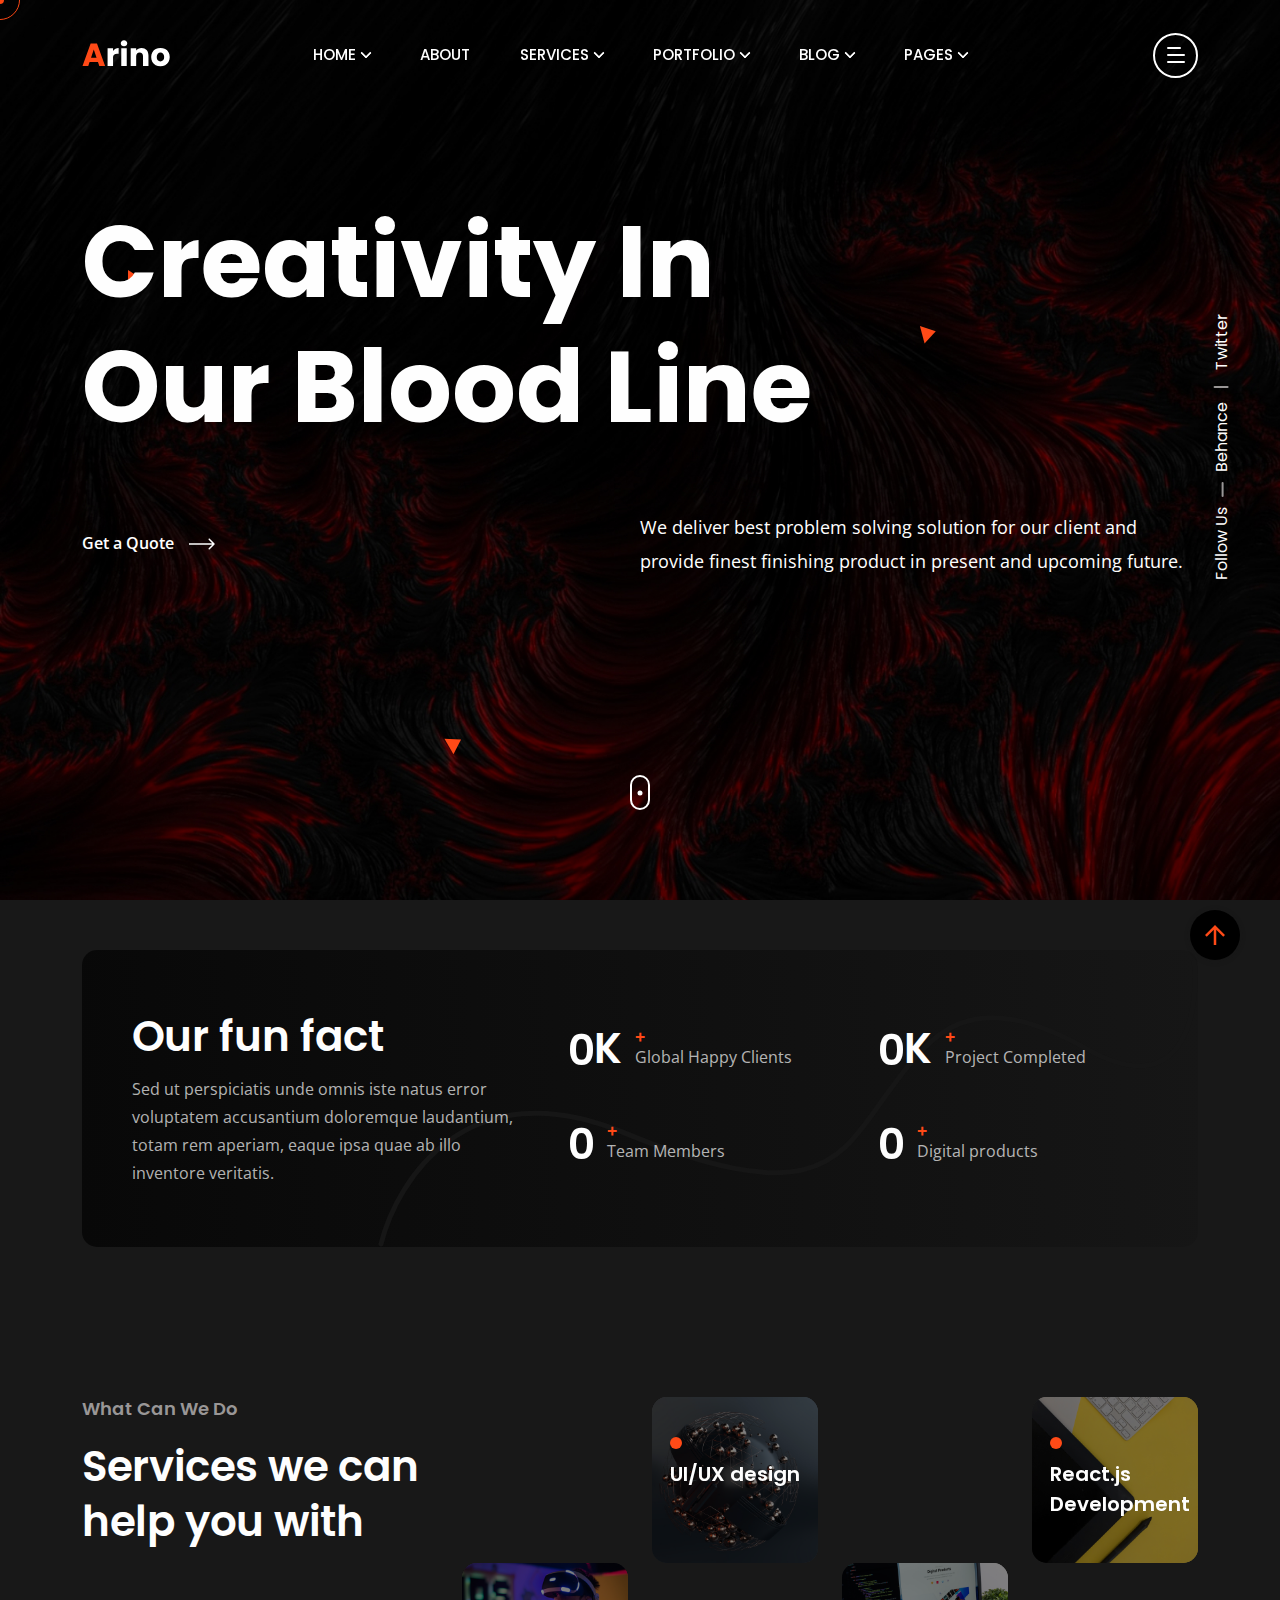
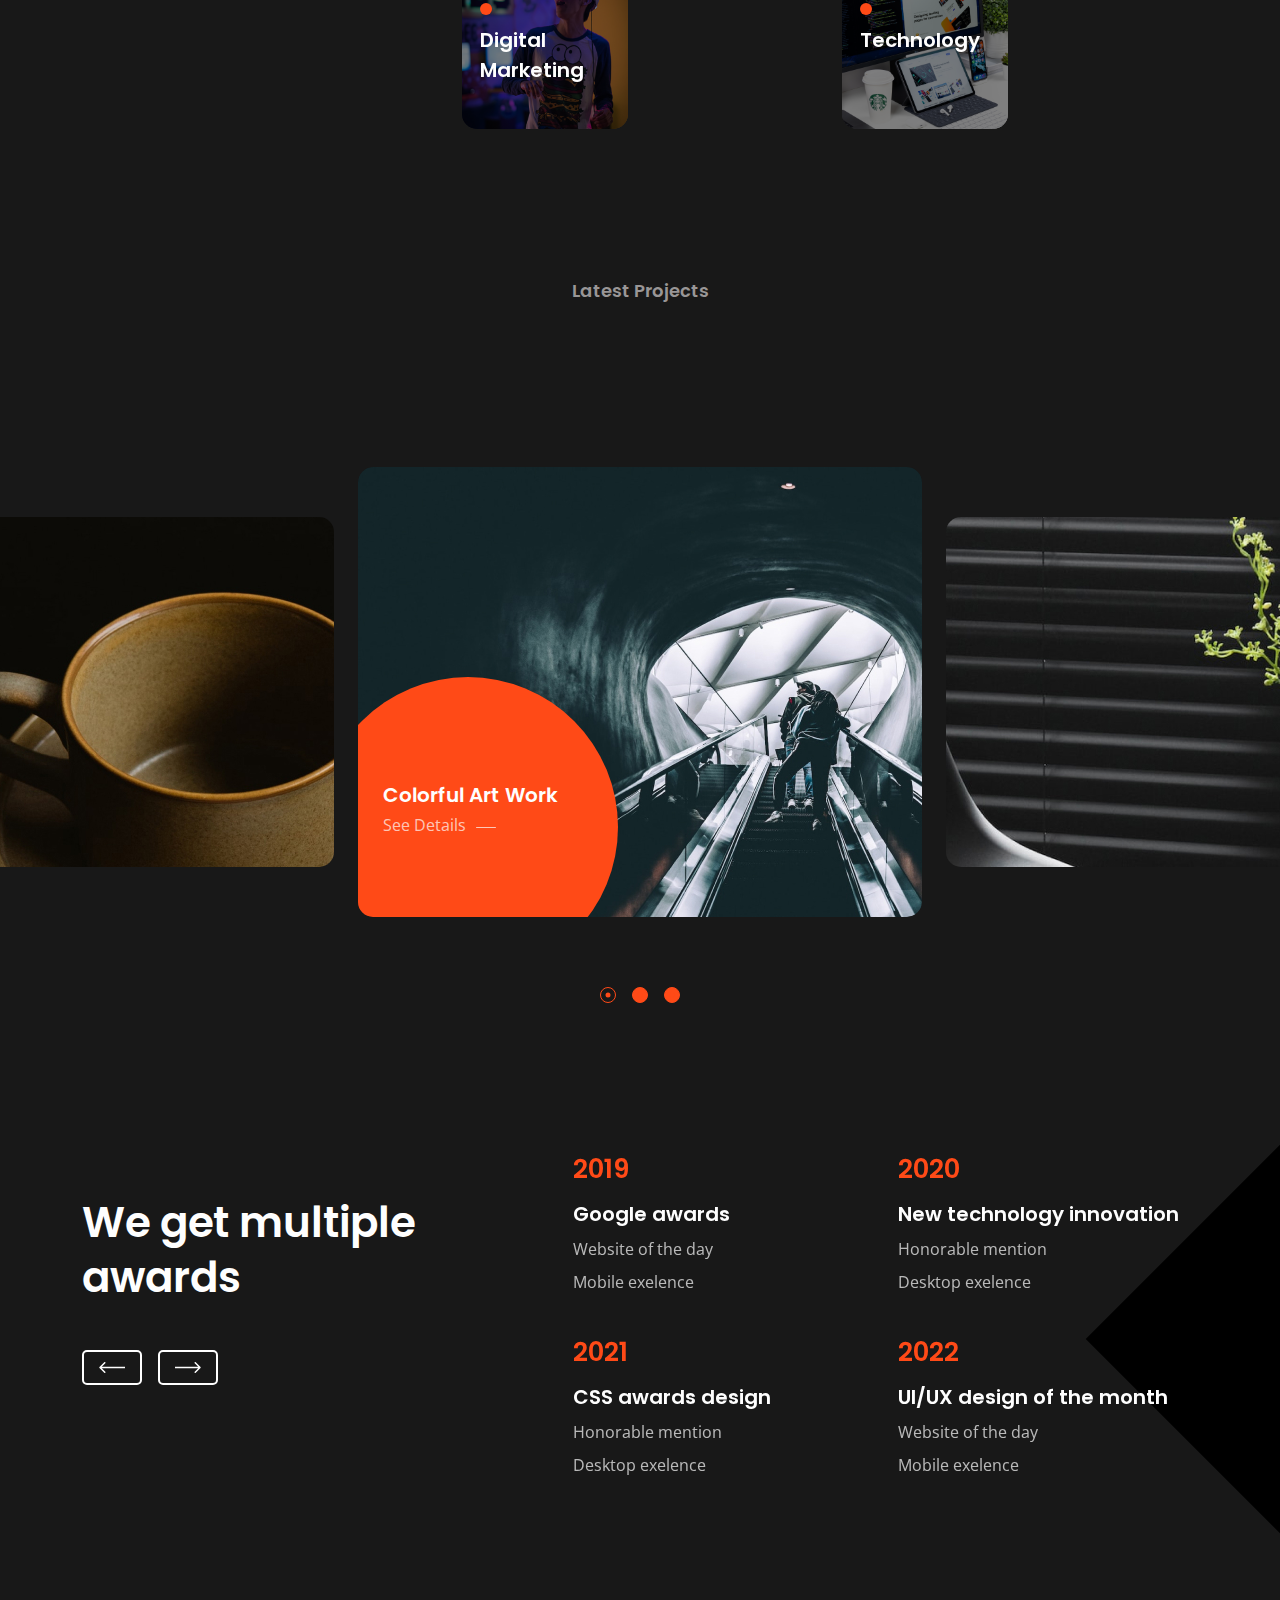
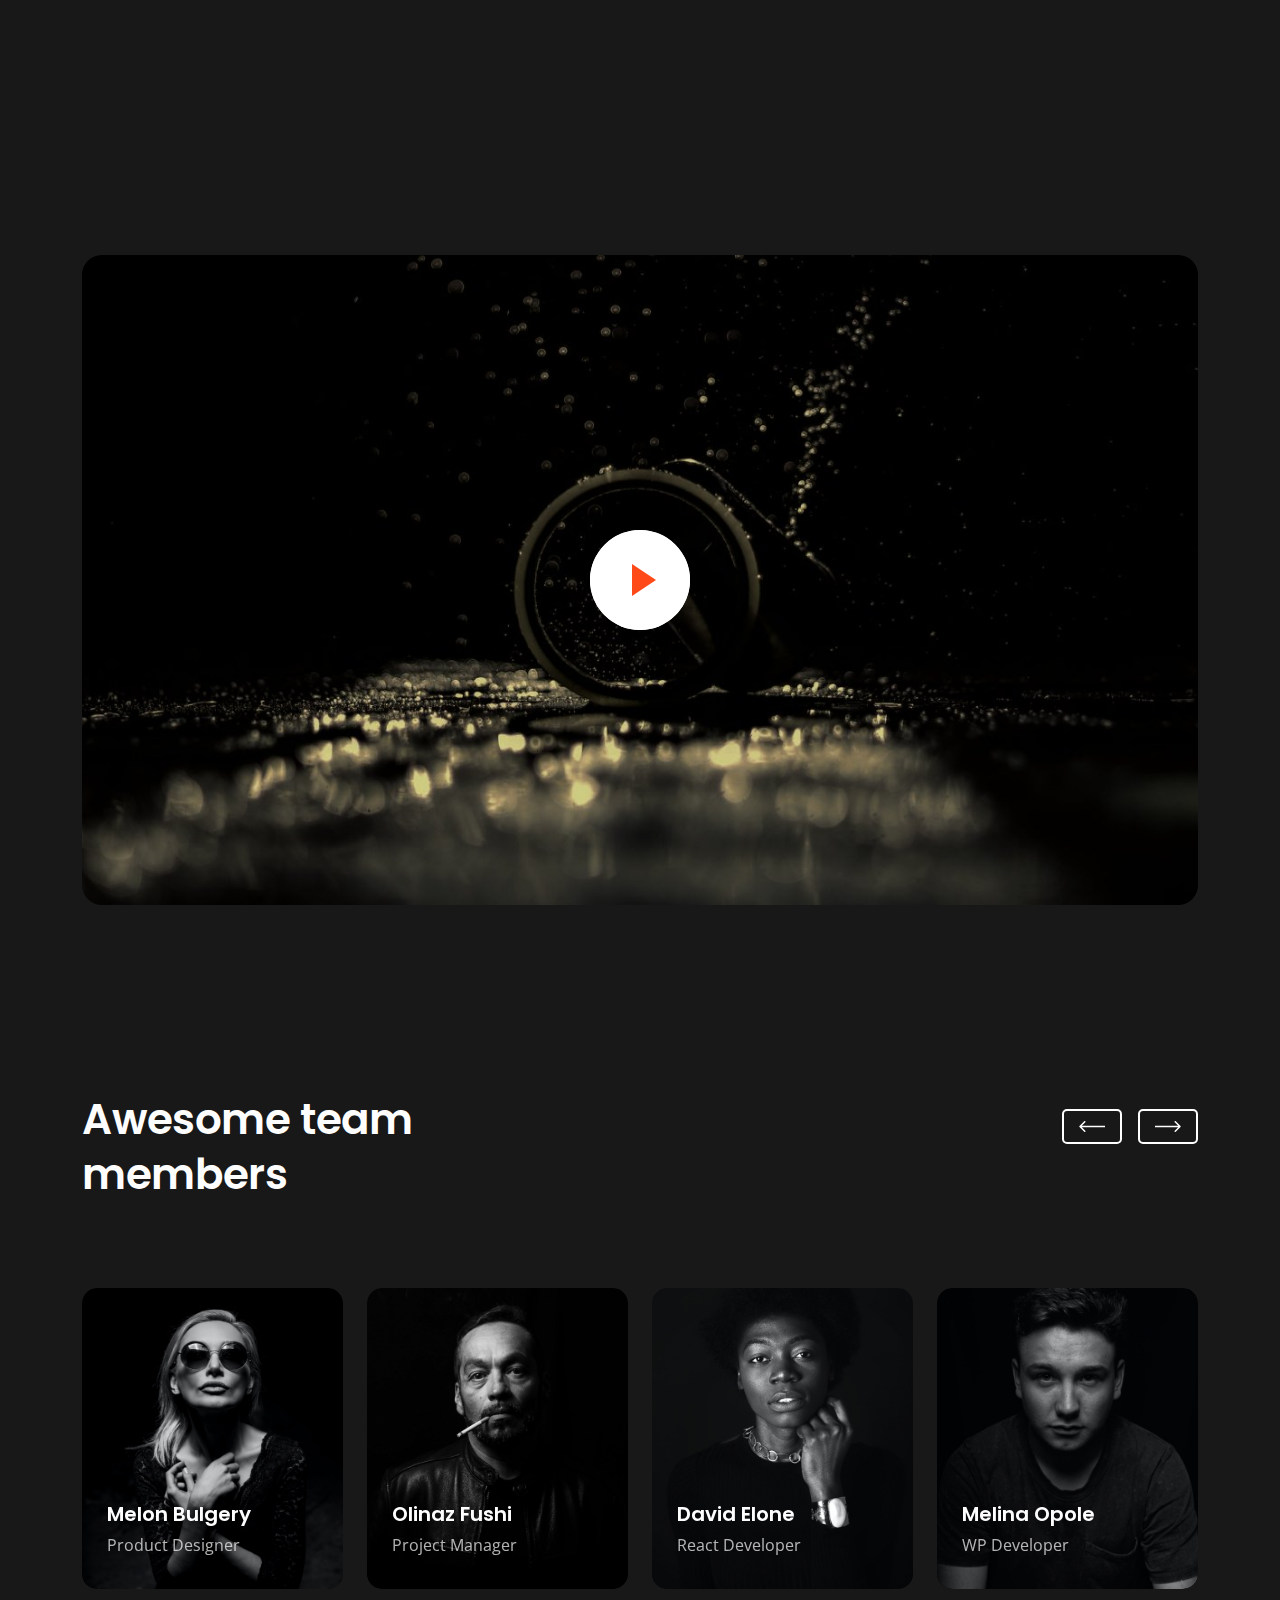
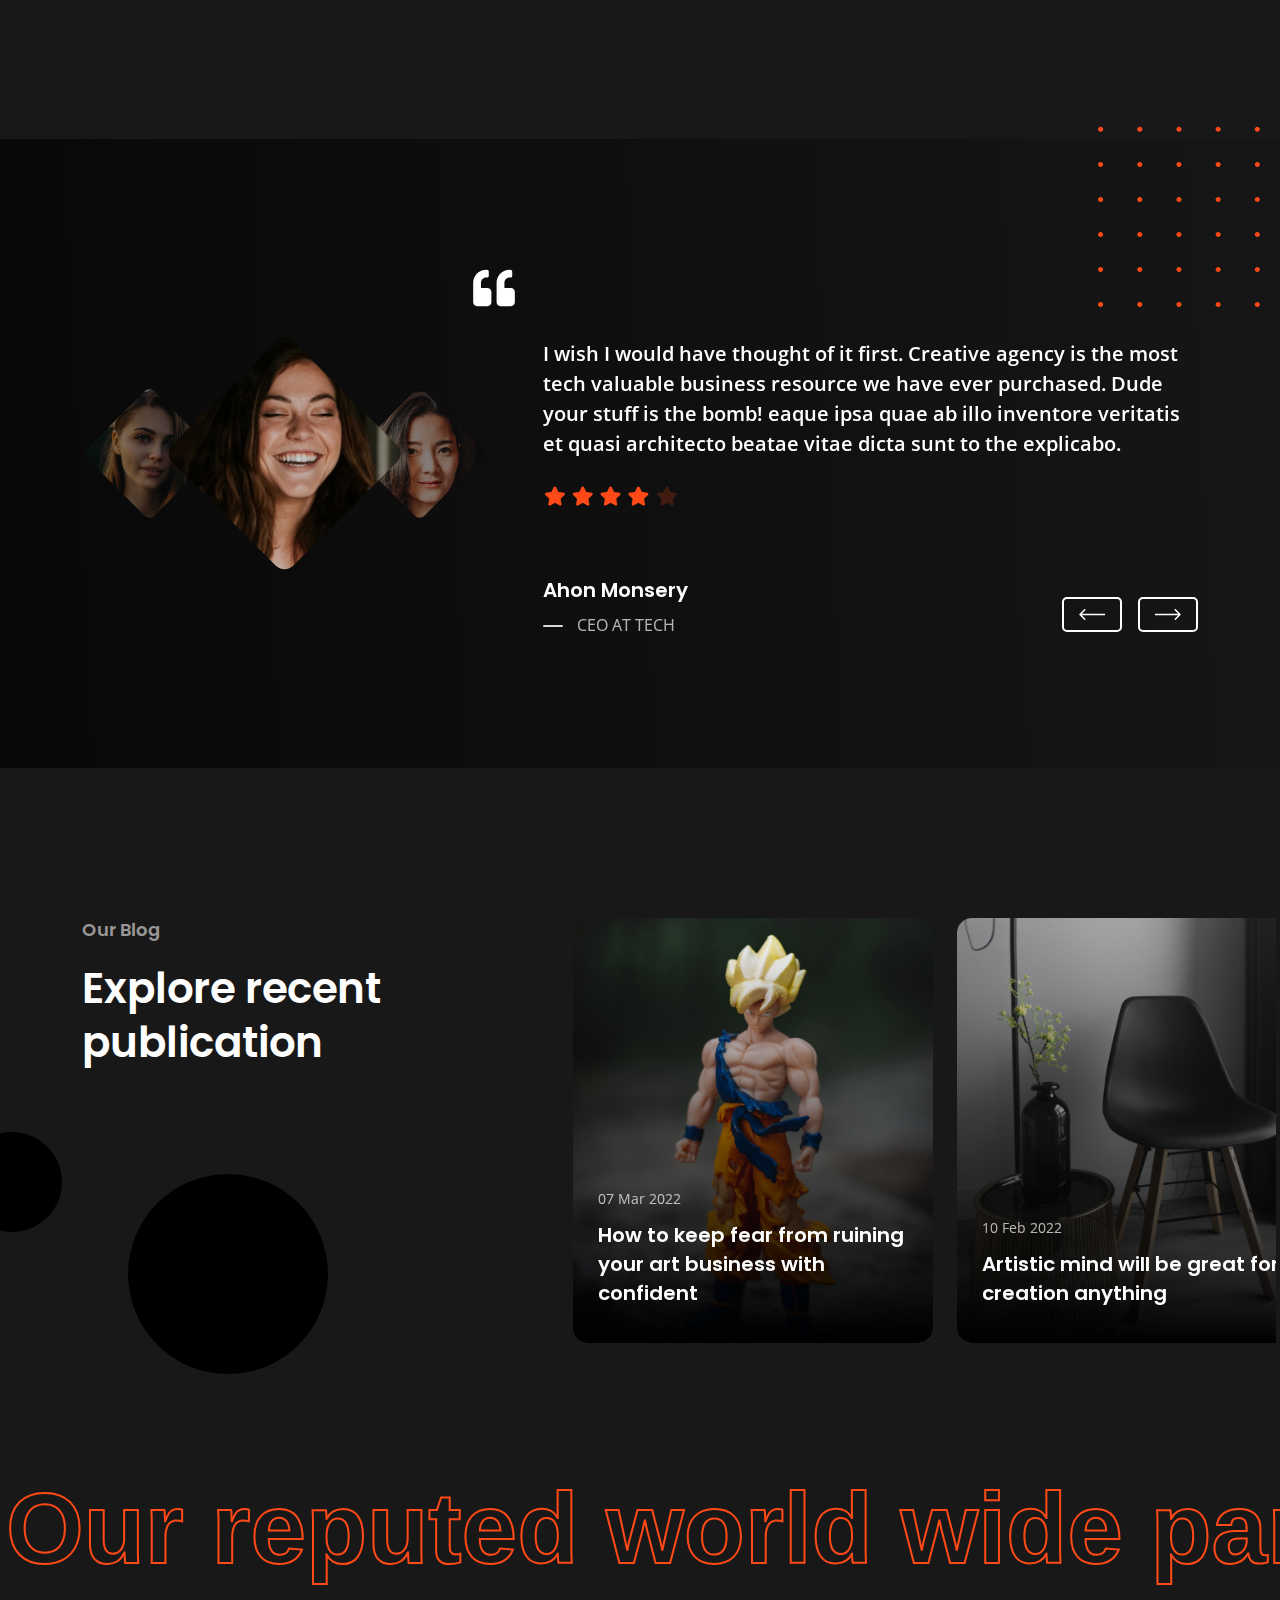
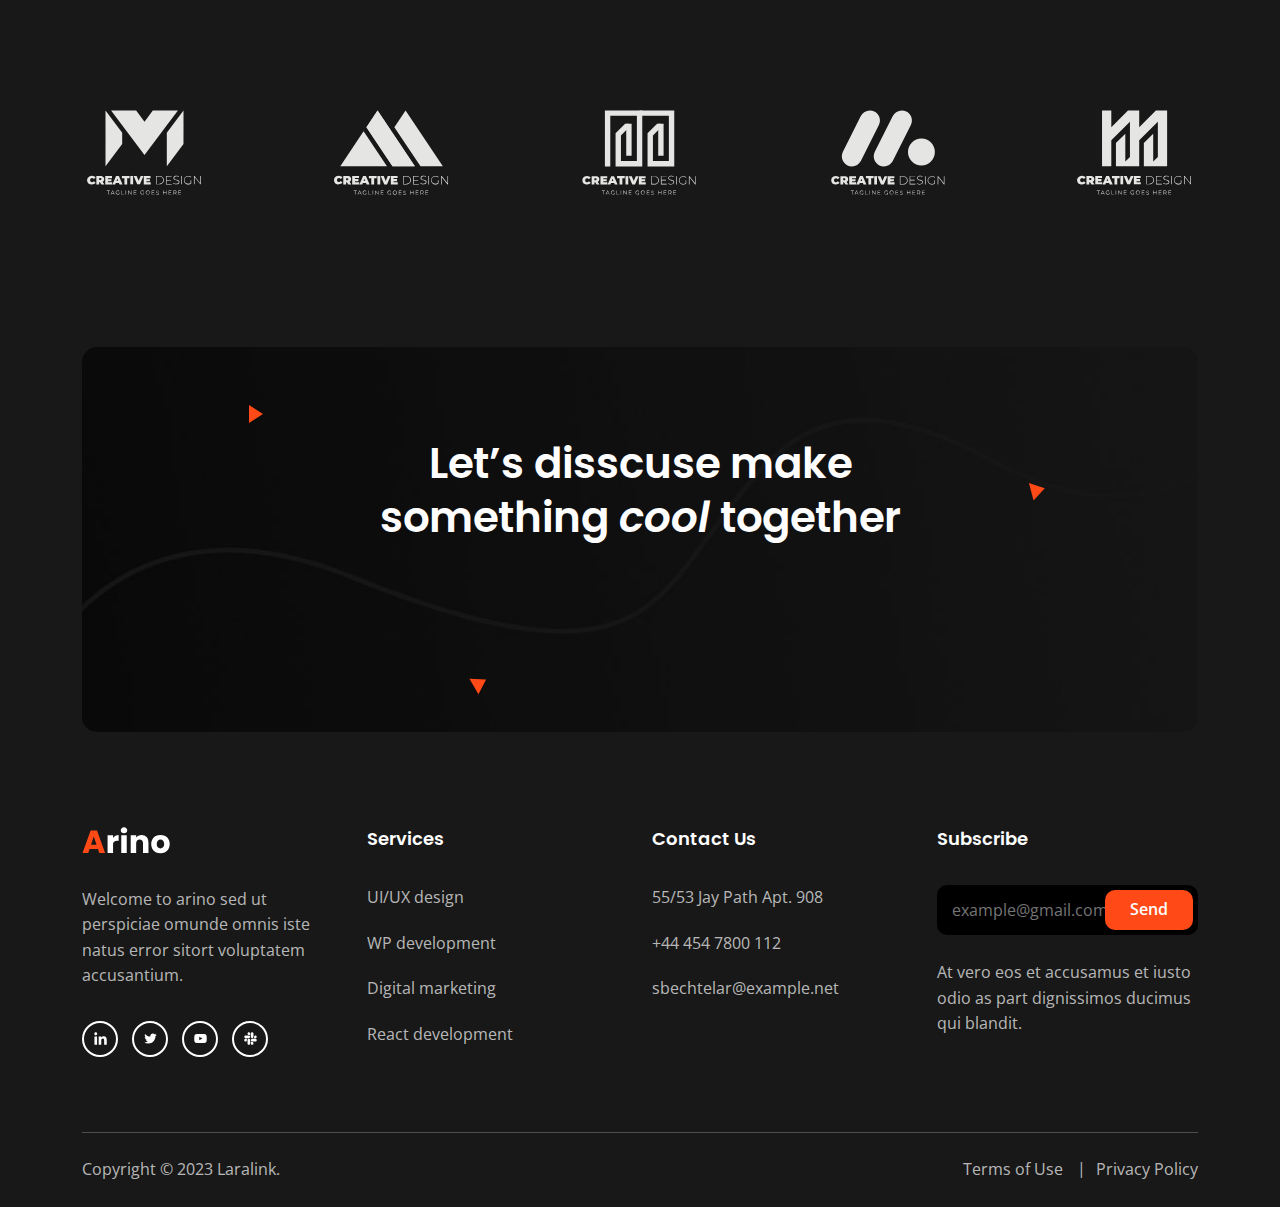
<file: Arino - Template/index.html>
<!DOCTYPE html>
<html class="no-js" lang="en">
  <head>
    <!-- Meta Tags -->
    <meta charset="utf-8" />
    <meta http-equiv="x-ua-compatible" content="ie=edge" />
    <meta name="viewport" content="width=device-width, initial-scale=1" />
    <meta name="author" content="Laralink" />
    <!-- Favicon Icon -->
    <link rel="icon" href="assets/img/favicon.png" />
    <!-- Site Title -->
    <title>Arino - Creative Agency Template</title>
    <link rel="stylesheet" href="assets/css/plugins/bootstrap.min.css" />
    <link rel="stylesheet" href="assets/css/plugins/lightgallery.min.css" />
    <link rel="stylesheet" href="assets/css/plugins/slick.css" />
    <link rel="stylesheet" href="assets/css/plugins/lightgallery.min.css" />
    <link rel="stylesheet" href="assets/css/plugins/animate.css" />
    <link rel="stylesheet" href="assets/css/style.css" />
  </head>
  <body>
    <div class="cs-preloader cs-center">
      <div class="cs-preloader_in"></div>
    </div>
    <!-- Start Header Section -->
    <header class="cs-site_header cs-style1 text-uppercase cs-sticky_header">
      <div class="cs-main_header">
        <div class="container">
          <div class="cs-main_header_in">
            <div class="cs-main_header_left">
              <a class="cs-site_branding" href="index.html">
                <img src="assets/img/logo.svg" alt="Logo" />
              </a>
            </div>
            <div class="cs-main_header_center">
              <div class="cs-nav cs-primary_font cs-medium">
                <ul class="cs-nav_list">
                  <li class="menu-item-has-children cs-mega_menu">
                    <a href="index.html">Home</a>
                    <ul class="cs-mega_wrapper">
                      <li>
                        <ul>
                          <li>
                            <a href="index.html" class="cs-nav_list_img">
                              <img src="assets/img/demo/main-home.jpeg" alt="" />
                            </a>
                            <a href="index.html">Main Home</a>
                          </li>
                          <li>
                            <a href="showcase-portfolio.html" class="cs-nav_list_img">
                              <img src="assets/img/demo/showcase.jpeg" alt="" />
                            </a>
                            <a href="showcase-portfolio.html">Showcase Portfolio</a>
                          </li>
                        </ul>
                      </li>
                      <li>
                        <ul>
                          <li>
                            <a href="photography-agency.html" class="cs-nav_list_img">
                              <img src="assets/img/demo/photography-agency.jpeg" alt="" />
                            </a>
                            <a href="photography-agency.html">Photography Agency</a>
                          </li>
                          <li>
                            <a href="case-study-showcase.html" class="cs-nav_list_img">
                              <img src="assets/img/demo/case_study_showcase.jpeg" alt="" />
                            </a>
                            <a href="case-study-showcase.html">Case Study Showcase</a>
                          </li>
                        </ul>
                      </li>
                      <li>
                        <ul>
                          <li>
                            <a href="creative-portfolio.html" class="cs-nav_list_img">
                              <img src="assets/img/demo/portfolio.jpeg" alt="" />
                            </a>
                            <a href="creative-portfolio.html">Creative Portfolio</a>
                          </li>
                        </ul>
                      </li>
                      <li>
                        <ul>
                          <li>
                            <a href="digital-agency.html" class="cs-nav_list_img">
                              <img src="assets/img/demo/digital-agency.jpeg" alt="" />
                            </a>
                            <a href="digital-agency.html">Digital Agency</a>
                          </li>
                        </ul>
                      </li>
                      <li>
                        <ul>
                          <li>
                            <a href="marketing-agency.html" class="cs-nav_list_img">
                              <img src="assets/img/demo/marketing.jpeg" alt="" />
                            </a>
                            <a href="marketing-agency.html">Marketing Agency</a>
                          </li>
                        </ul>
                      </li>
                      <li>
                        <ul>
                          <li>
                            <a href="freelancer-agency.html" class="cs-nav_list_img">
                              <img src="assets/img/demo/freelancer-agency.jpeg" alt="" />
                              <span class="cs-header_badge">New</span>
                            </a>
                            <a href="freelancer-agency.html">Freelancing Agency</a>
                          </li>
                        </ul>
                      </li>
                      <li>
                        <ul>
                          <li>
                            <a href="https://arino-html-rtl.vercel.app" target="_blank" class="cs-nav_list_img">
                              <img src="assets/img/demo/rtl.jpeg" alt="" />
                              <span class="cs-header_badge">New</span>
                            </a>
                            <a href="https://arino-html-rtl.vercel.app" target="_blank">RTL Demo</a>
                          </li>
                        </ul>
                      </li>
                    </ul>
                  </li>
                  <li>
                    <a href="about.html">About</a>
                  </li>
                  <li class="menu-item-has-children">
                    <a href="service.html">Services</a>
                    <ul>
                      <li>
                        <a href="service.html">Services</a>
                      </li>
                      <li>
                        <a href="service-details.html">Service Details</a>
                      </li>
                    </ul>
                  </li>
                  <li class="menu-item-has-children">
                    <a href="portfolio.html">Portfolio</a>
                    <ul>
                      <li>
                        <a href="portfolio.html">Portfolio</a>
                      </li>
                      <li>
                        <a href="portfolio-details.html">Portfolio Details</a>
                      </li>
                    </ul>
                  </li>
                  <li class="menu-item-has-children">
                    <a href="blog.html">Blog</a>
                    <ul>
                      <li>
                        <a href="blog.html">Blog</a>
                      </li>
                      <li>
                        <a href="blog-details.html">Blog Details</a>
                      </li>
                    </ul>
                  </li>
                  <li class="menu-item-has-children">
                    <a href="#">Pages</a>
                    <ul>
                      <li>
                        <a href="contact.html">Contact</a>
                      </li>
                      <li>
                        <a href="team.html">Team</a>
                      </li>
                      <li>
                        <a href="team-details.html">Team Details</a>
                      </li>
                      <li>
                        <a href="case-study.html">Case Study Details</a>
                      </li>
                      <li>
                        <a href="faq.html">FAQ</a>
                      </li>
                    </ul>
                  </li>
                </ul>
              </div>
            </div>
            <div class="cs-main_header_right">
              <div class="cs-toolbox">
                <span class="cs-icon_btn">
                  <span class="cs-icon_btn_in">
                    <span></span>
                    <span></span>
                    <span></span>
                    <span></span>
                  </span>
                </span>
              </div>
            </div>
          </div>
        </div>
      </div>
    </header>
    <div class="cs-side_header">
      <button class="cs-close"></button>
      <div class="cs-side_header_overlay"></div>
      <div class="cs-side_header_in">
        <div class="cs-side_header_shape"></div>
        <a class="cs-site_branding" href="index.html">
          <img src="assets/img/footer_logo.svg" alt="Logo" />
        </a>
        <div class="cs-side_header_box">
          <h2 class="cs-side_header_heading"> Do you have a project in your <br /> mind? Keep connect us. </h2>
        </div>
        <div class="cs-side_header_box">
          <h3 class="cs-side_header_title cs-primary_color">Contact Us</h3>
          <ul class="cs-contact_info cs-style1 cs-mp0">
            <li>
              <svg width="18" height="18" viewBox="0 0 18 18" fill="none" xmlns="http://www.w3.org/2000/svg">
                <path d="M17 12.5C15.75 12.5 14.55 12.3 13.43 11.93C13.08 11.82 12.69 11.9 12.41 12.17L10.21 14.37C7.38 12.93 5.06 10.62 3.62 7.79L5.82 5.58C6.1 5.31 6.18 4.92 6.07 4.57C5.7 3.45 5.5 2.25 5.5 1C5.5 0.45 5.05 0 4.5 0H1C0.45 0 0 0.45 0 1C0 10.39 7.61 18 17 18C17.55 18 18 17.55 18 17V13.5C18 12.95 17.55 12.5 17 12.5ZM9 0V10L12 7H18V0H9Z" fill="#FF4A17" />
              </svg>
              <span>+44 454 7800 112</span>
            </li>
            <li>
              <svg width="20" height="18" viewBox="0 0 20 18" fill="none" xmlns="http://www.w3.org/2000/svg">
                <path d="M20 6.98V16C20 17.1 19.1 18 18 18H2C0.9 18 0 17.1 0 16V4C0 2.9 0.9 2 2 2H12.1C12.04 2.32 12 2.66 12 3C12 4.48 12.65 5.79 13.67 6.71L10 9L2 4V6L10 11L15.3 7.68C15.84 7.88 16.4 8 17 8C18.13 8 19.16 7.61 20 6.98ZM14 3C14 4.66 15.34 6 17 6C18.66 6 20 4.66 20 3C20 1.34 18.66 0 17 0C15.34 0 14 1.34 14 3Z" fill="#FF4A17" />
              </svg>
              <span>infotech@arino.com</span>
            </li>
            <li>
              <svg width="14" height="20" viewBox="0 0 14 20" fill="none" xmlns="http://www.w3.org/2000/svg">
                <path d="M7 0C3.13 0 0 3.13 0 7C0 12.25 7 20 7 20C7 20 14 12.25 14 7C14 3.13 10.87 0 7 0ZM7 9.5C5.62 9.5 4.5 8.38 4.5 7C4.5 5.62 5.62 4.5 7 4.5C8.38 4.5 9.5 5.62 9.5 7C9.5 8.38 8.38 9.5 7 9.5Z" fill="#FF4A17" />
              </svg>
              <span>50 Wall Street Suite, 44150 <br />Ohio, United States </span>
            </li>
          </ul>
        </div>
        <div class="cs-side_header_box">
          <h3 class="cs-side_header_title cs-primary_color">Subscribe</h3>
          <div class="cs-newsletter cs-style1">
            <form action="#" class="cs-newsletter_form">
              <input type="email" class="cs-newsletter_input" placeholder="example@gmail.com" />
              <button class="cs-newsletter_btn">
                <span>Send</span>
              </button>
            </form>
            <div class="cs-newsletter_text"> At vero eos et accusamus et iusto odio as part dignissimos ducimus qui blandit. </div>
          </div>
        </div>
        <div class="cs-side_header_box">
          <div class="cs-social_btns cs-style1">
            <a href="#" class="cs-center">
              <svg width="15" height="15" viewBox="0 0 15 15" fill="none" xmlns="http://www.w3.org/2000/svg">
                <path d="M4.04799 13.7497H1.45647V5.4043H4.04799V13.7497ZM2.75084 4.2659C1.92215 4.2659 1.25 3.57952 1.25 2.75084C1.25 2.35279 1.40812 1.97105 1.68958 1.68958C1.97105 1.40812 2.35279 1.25 2.75084 1.25C3.14888 1.25 3.53063 1.40812 3.81209 1.68958C4.09355 1.97105 4.25167 2.35279 4.25167 2.75084C4.25167 3.57952 3.57924 4.2659 2.75084 4.2659ZM13.7472 13.7497H11.1613V9.68722C11.1613 8.71903 11.1417 7.4774 9.81389 7.4774C8.46652 7.4774 8.26004 8.5293 8.26004 9.61747V13.7497H5.67132V5.4043H8.15681V6.54269H8.19308C8.53906 5.887 9.38421 5.19503 10.6451 5.19503C13.2679 5.19503 13.75 6.92215 13.75 9.16546V13.7497H13.7472Z" fill="white"></path>
              </svg>
            </a>
            <a href="#" class="cs-center">
              <svg width="13" height="11" viewBox="0 0 13 11" fill="none" xmlns="http://www.w3.org/2000/svg">
                <path d="M11.4651 2.95396C11.4731 3.065 11.4731 3.17606 11.4731 3.2871C11.4731 6.67383 8.89535 10.5761 4.18402 10.5761C2.73255 10.5761 1.38421 10.1557 0.25 9.42608C0.456226 9.44986 0.654494 9.4578 0.868655 9.4578C2.06629 9.4578 3.16879 9.0533 4.04918 8.36326C2.92291 8.33946 1.97906 7.60183 1.65386 6.5866C1.81251 6.61038 1.97112 6.62624 2.1377 6.62624C2.36771 6.62624 2.59774 6.59451 2.81188 6.53901C1.63802 6.30105 0.757595 5.26996 0.757595 4.02472V3.99301C1.09864 4.18336 1.49524 4.30233 1.91558 4.31818C1.22554 3.85814 0.773464 3.07294 0.773464 2.1846C0.773464 1.70872 0.900344 1.27249 1.12244 0.891774C2.38355 2.44635 4.27919 3.46156 6.40481 3.57262C6.36516 3.38226 6.34136 3.184 6.34136 2.9857C6.34136 1.57388 7.4835 0.423828 8.90323 0.423828C9.64086 0.423828 10.3071 0.733156 10.7751 1.23284C11.354 1.1218 11.9093 0.907643 12.401 0.614185C12.2106 1.20906 11.8061 1.70875 11.2748 2.02598C11.7903 1.97049 12.29 1.82769 12.75 1.62942C12.4011 2.13702 11.9648 2.5891 11.4651 2.95396V2.95396Z" fill="white"></path>
              </svg>
            </a>
            <a href="#" class="cs-center">
              <svg width="13" height="9" viewBox="0 0 13 9" fill="none" xmlns="http://www.w3.org/2000/svg">
                <path d="M12.4888 1.48066C12.345 0.939353 11.9215 0.513038 11.3837 0.368362C10.4089 0.105469 6.5 0.105469 6.5 0.105469C6.5 0.105469 2.59116 0.105469 1.61633 0.368362C1.07853 0.513061 0.65496 0.939353 0.5112 1.48066C0.25 2.4618 0.25 4.50887 0.25 4.50887C0.25 4.50887 0.25 6.55595 0.5112 7.53709C0.65496 8.0784 1.07853 8.48695 1.61633 8.63163C2.59116 8.89452 6.5 8.89452 6.5 8.89452C6.5 8.89452 10.4088 8.89452 11.3837 8.63163C11.9215 8.48695 12.345 8.0784 12.4888 7.53709C12.75 6.55595 12.75 4.50887 12.75 4.50887C12.75 4.50887 12.75 2.4618 12.4888 1.48066V1.48066ZM5.22158 6.36746V2.65029L8.48861 4.50892L5.22158 6.36746V6.36746Z" fill="white"></path>
              </svg>
            </a>
            <a href="#" class="cs-center">
              <svg width="13" height="13" viewBox="0 0 13 13" fill="none" xmlns="http://www.w3.org/2000/svg">
                <path d="M2.87612 8.149C2.87612 8.87165 2.28571 9.46205 1.56306 9.46205C0.840402 9.46205 0.25 8.87165 0.25 8.149C0.25 7.42634 0.840402 6.83594 1.56306 6.83594H2.87612V8.149ZM3.53795 8.149C3.53795 7.42634 4.12835 6.83594 4.851 6.83594C5.57366 6.83594 6.16406 7.42634 6.16406 8.149V11.4369C6.16406 12.1596 5.57366 12.75 4.851 12.75C4.12835 12.75 3.53795 12.1596 3.53795 11.4369V8.149ZM4.851 2.87612C4.12835 2.87612 3.53795 2.28571 3.53795 1.56306C3.53795 0.840402 4.12835 0.25 4.851 0.25C5.57366 0.25 6.16406 0.840402 6.16406 1.56306V2.87612H4.851V2.87612ZM4.851 3.53795C5.57366 3.53795 6.16406 4.12835 6.16406 4.851C6.16406 5.57366 5.57366 6.16406 4.851 6.16406H1.56306C0.840402 6.16406 0.25 5.57366 0.25 4.851C0.25 4.12835 0.840402 3.53795 1.56306 3.53795H4.851V3.53795ZM10.1239 4.851C10.1239 4.12835 10.7143 3.53795 11.4369 3.53795C12.1596 3.53795 12.75 4.12835 12.75 4.851C12.75 5.57366 12.1596 6.16406 11.4369 6.16406H10.1239V4.851V4.851ZM9.46205 4.851C9.46205 5.57366 8.87165 6.16406 8.149 6.16406C7.42634 6.16406 6.83594 5.57366 6.83594 4.851V1.56306C6.83594 0.840402 7.42634 0.25 8.149 0.25C8.87165 0.25 9.46205 0.840402 9.46205 1.56306V4.851V4.851ZM8.149 10.1239C8.87165 10.1239 9.46205 10.7143 9.46205 11.4369C9.46205 12.1596 8.87165 12.75 8.149 12.75C7.42634 12.75 6.83594 12.1596 6.83594 11.4369V10.1239H8.149ZM8.149 9.46205C7.42634 9.46205 6.83594 8.87165 6.83594 8.149C6.83594 7.42634 7.42634 6.83594 8.149 6.83594H11.4369C12.1596 6.83594 12.75 7.42634 12.75 8.149C12.75 8.87165 12.1596 9.46205 11.4369 9.46205H8.149Z" fill="white"></path>
              </svg>
            </a>
          </div>
        </div>
      </div>
    </div>
    <!-- End Header Section -->
    <!-- Start Hero -->
    <div class="cs-hero cs-style1 cs-bg cs-fixed_bg cs-shape_wrap_1" data-src="assets/img/hero_bg.jpeg" id="home">
      <div class="cs-shape_1"></div>
      <div class="cs-shape_1"></div>
      <div class="cs-shape_1"></div>
      <div class="container">
        <div class="cs-hero_text">
          <h1 class="cs-hero_title wow fadeInRight" data-wow-duration="0.8s" data-wow-delay="0.2s"> Creativity In <br />Our Blood Line </h1>
          <div class="cs-hero_info">
            <div>
              <a href="contact.html" class="cs-text_btn">
                <span>Get a Quote</span>
                <svg width="26" height="12" viewBox="0 0 26 12" fill="none" xmlns="http://www.w3.org/2000/svg">
                  <path d="M25.5303 6.53033C25.8232 6.23744 25.8232 5.76256 25.5303 5.46967L20.7574 0.696699C20.4645 0.403806 19.9896 0.403806 19.6967 0.696699C19.4038 0.989593 19.4038 1.46447 19.6967 1.75736L23.9393 6L19.6967 10.2426C19.4038 10.5355 19.4038 11.0104 19.6967 11.3033C19.9896 11.5962 20.4645 11.5962 20.7574 11.3033L25.5303 6.53033ZM0 6.75H25V5.25H0V6.75Z" fill="currentColor" />
                </svg>
              </a>
            </div>
            <div>
              <div class="cs-hero_subtitle"> We deliver best problem solving solution for our client and provide finest finishing product in present and upcoming future. </div>
            </div>
          </div>
        </div>
      </div>
      <div class="cs-hero_social_wrap cs-primary_font cs-primary_color">
        <div class="cs-hero_social_title">Follow Us</div>
        <ul class="cs-hero_social_links">
          <li>
            <a href="">Behance</a>
          </li>
          <li>
            <a href="">Twitter</a>
          </li>
        </ul>
      </div>
      <a href="#service" class="cs-down_btn"></a>
    </div>
    <!-- End Hero -->
    <!-- Start FunFact -->
    <section>
      <div class="container">
        <div class="cs-funfact_wrap cs-type1">
          <div class="cs-funfact_shape" data-src="assets/img/funfact_shape_bg.svg"></div>
          <div class="cs-funfact_left">
            <div class="cs-funfact_heading">
              <h2>Our fun fact</h2>
              <p> Sed ut perspiciatis unde omnis iste natus error voluptatem accusantium doloremque laudantium, totam rem aperiam, eaque ipsa quae ab illo inventore veritatis. </p>
            </div>
          </div>
          <div class="cs-funfact_right">
            <div class="cs-funfacts">
              <div class="cs-funfact cs-style1">
                <div class="cs-funfact_number cs-primary_font cs-semi_bold cs-primary_color">
                  <span data-count-to="40" class="odometer"></span>K
                </div>
                <div class="cs-funfact_text">
                  <span class="cs-accent_color">+</span>
                  <p>Global Happy Clients</p>
                </div>
              </div>
              <div class="cs-funfact cs-style1">
                <div class="cs-funfact_number cs-primary_font cs-semi_bold cs-primary_color">
                  <span data-count-to="50" class="odometer"></span>K
                </div>
                <div class="cs-funfact_text">
                  <span class="cs-accent_color">+</span>
                  <p>Project Completed</p>
                </div>
              </div>
              <div class="cs-funfact cs-style1">
                <div class="cs-funfact_number cs-primary_font cs-semi_bold cs-primary_color">
                  <span data-count-to="245" class="odometer"></span>
                </div>
                <div class="cs-funfact_text">
                  <span class="cs-accent_color">+</span>
                  <p>Team Members</p>
                </div>
              </div>
              <div class="cs-funfact cs-style1">
                <div class="cs-funfact_number cs-primary_font cs-semi_bold cs-primary_color">
                  <span data-count-to="550" class="odometer"></span>
                </div>
                <div class="cs-funfact_text">
                  <span class="cs-accent_color">+</span>
                  <p>Digital products</p>
                </div>
              </div>
            </div>
          </div>
        </div>
      </div>
    </section>
    <!-- End FunFact -->
    <!-- Start Service Section -->
    <section id="service">
      <div class="cs-height_150 cs-height_lg_80"></div>
      <div class="container">
        <div class="row">
          <div class="col-xl-4">
            <div class="cs-section_heading cs-style1">
              <h3 class="cs-section_subtitle">What Can We Do</h3>
              <h2 class="cs-section_title">Services we can help you with</h2>
              <div class="cs-height_45 cs-height_lg_20"></div>
              <a href="service.html" class="cs-text_btn wow fadeInLeft" data-wow-duration="0.8s" data-wow-delay="0.2s">
                <span>See All Services</span>
                <svg width="26" height="12" viewBox="0 0 26 12" fill="none" xmlns="http://www.w3.org/2000/svg">
                  <path d="M25.5303 6.53033C25.8232 6.23744 25.8232 5.76256 25.5303 5.46967L20.7574 0.696699C20.4645 0.403806 19.9896 0.403806 19.6967 0.696699C19.4038 0.989593 19.4038 1.46447 19.6967 1.75736L23.9393 6L19.6967 10.2426C19.4038 10.5355 19.4038 11.0104 19.6967 11.3033C19.9896 11.5962 20.4645 11.5962 20.7574 11.3033L25.5303 6.53033ZM0 6.75H25V5.25H0V6.75Z" fill="currentColor"></path>
                </svg>
              </a>
            </div>
            <div class="cs-height_90 cs-height_lg_45"></div>
          </div>
          <div class="col-xl-8">
            <div class="row">
              <div class="col-lg-3 col-sm-6 cs-hidden_mobile"></div>
              <div class="col-lg-3 col-sm-6">
                <div class="cs-hobble">
                  <a href="service-details.html" class="cs-card cs-style1 cs-hover_layer1">
                    <img src="assets/img/service_1.jpeg" alt="Service" />
                    <div class="cs-card_overlay"></div>
                    <div class="cs-card_info">
                      <span class="cs-hover_layer3 cs-accent_bg"></span>
                      <h2 class="cs-card_title">UI/UX design</h2>
                    </div>
                  </a>
                </div>
                <div class="cs-height_0 cs-height_lg_30"></div>
              </div>
              <div class="col-lg-3 col-sm-6 cs-hidden_mobile"></div>
              <div class="col-lg-3 col-sm-6">
                <div class="cs-hobble">
                  <a href="service-details.html" class="cs-card cs-style1 cs-hover_layer1">
                    <img src="assets/img/service_2.jpeg" alt="Service" />
                    <div class="cs-card_overlay"></div>
                    <div class="cs-card_info">
                      <span class="cs-hover_layer3 cs-accent_bg"></span>
                      <h2 class="cs-card_title">React.js Development</h2>
                    </div>
                  </a>
                </div>
                <div class="cs-height_0 cs-height_lg_30"></div>
              </div>
              <div class="col-lg-3 col-sm-6">
                <div class="cs-hobble">
                  <a href="service-details.html" class="cs-card cs-style1 cs-hover_layer1">
                    <img src="assets/img/service_3.jpeg" alt="Service" />
                    <div class="cs-card_overlay"></div>
                    <div class="cs-card_info">
                      <span class="cs-hover_layer3 cs-accent_bg"></span>
                      <h2 class="cs-card_title">Digital Marketing</h2>
                    </div>
                  </a>
                </div>
                <div class="cs-height_0 cs-height_lg_30"></div>
              </div>
              <div class="col-lg-3 col-sm-6 cs-hidden_mobile"></div>
              <div class="col-lg-3 col-sm-6">
                <div class="cs-hobble">
                  <a href="service-details.html" class="cs-card cs-style1 cs-hover_layer1">
                    <img src="assets/img/service_4.jpeg" alt="Service" />
                    <div class="cs-card_overlay"></div>
                    <div class="cs-card_info">
                      <span class="cs-hover_layer3 cs-accent_bg"></span>
                      <h2 class="cs-card_title">Technology</h2>
                    </div>
                  </a>
                </div>
                <div class="cs-height_0 cs-height_lg_30"></div>
              </div>
              <div class="col-lg-3 col-sm-6 cs-hidden_mobile"></div>
            </div>
          </div>
        </div>
      </div>
      <div class="cs-height_150 cs-height_lg_50"></div>
    </section>
    <!-- End Service Section -->
    <!-- Start Latest Project -->
    <section>
      <div class="container">
        <div class="cs-section_heading cs-style1 text-center">
          <h3 class="cs-section_subtitle">Latest Projects</h3>
          <h2 class="cs-section_title wow fadeInUp" data-wow-duration="0.8s" data-wow-delay="0.2s"> Portfolio to explore </h2>
        </div>
      </div>
      <div class="cs-height_90 cs-height_lg_45"></div>
      <div class="cs-slider cs-style3 cs-gap-24">
        <div class="cs-slider_container" data-autoplay="0" data-loop="1" data-speed="600" data-center="1" data-slides-per-view="1">
          <div class="cs-slider_wrapper">
            <div class="cs-slide">
              <a href="portfolio-details.html" class="cs-portfolio cs-style1 cs-bg">
                <div class="cs-portfolio_hover"></div>
                <div class="cs-portfolio_bg" data-src="assets/img/portfolio_1.jpeg"></div>
                <div class="cs-portfolio_info">
                  <div class="cs-portfolio_info_bg cs-accent_bg"></div>
                  <h2 class="cs-portfolio_title">Colorful Art Work</h2>
                  <div class="cs-portfolio_subtitle">See Details</div>
                </div>
              </a>
            </div>
            <!-- .cs-slide -->
            <div class="cs-slide">
              <a href="portfolio-details.html" class="cs-portfolio cs-style1 cs-bg">
                <div class="cs-portfolio_hover"></div>
                <div class="cs-portfolio_bg" data-src="assets/img/portfolio_2.jpeg"></div>
                <div class="cs-portfolio_info">
                  <div class="cs-portfolio_info_bg cs-accent_bg"></div>
                  <h2 class="cs-portfolio_title">Colorful Art Work</h2>
                  <div class="cs-portfolio_subtitle">See Details</div>
                </div>
              </a>
            </div>
            <!-- .cs-slide -->
            <div class="cs-slide">
              <a href="portfolio-details.html" class="cs-portfolio cs-style1 cs-bg">
                <div class="cs-portfolio_hover"></div>
                <div class="cs-portfolio_bg" data-src="assets/img/portfolio_3.jpeg"></div>
                <div class="cs-portfolio_info">
                  <div class="cs-portfolio_info_bg cs-accent_bg"></div>
                  <h2 class="cs-portfolio_title">Colorful Art Work</h2>
                  <div class="cs-portfolio_subtitle">See Details</div>
                </div>
              </a>
            </div>
            <!-- .cs-slide -->
          </div>
        </div>
        <!-- .cs-slider_container -->
        <div class="cs-pagination cs-style1"></div>
      </div>
      <!-- .cs-slider -->
    </section>
    <!-- End Latest Project -->
    <div class="cs-height_150 cs-height_lg_80"></div>
    <!-- Start Awards Text -->
    <section class="cs-shape_wrap_2">
      <div class="cs-shape_2">
        <div></div>
      </div>
      <div class="container">
        <div class="cs-slider cs-style1 cs-gap-24">
          <div class="cs-slider_left">
            <div class="cs-section_heading cs-style1">
              <h3 class="cs-section_subtitle wow fadeInLeft" data-wow-duration="0.8s" data-wow-delay="0.2s"> Our Awards </h3>
              <h2 class="cs-section_title">We get multiple awards</h2>
            </div>
            <div class="cs-height_45 cs-height_lg_20"></div>
            <div class="cs-slider_arrows cs-style1 cs-primary_color">
              <div class="cs-left_arrow cs-center">
                <svg width="26" height="13" viewBox="0 0 26 13" fill="none" xmlns="http://www.w3.org/2000/svg">
                  <path d="M0.469791 5.96967C0.176899 6.26256 0.176899 6.73744 0.469791 7.03033L5.24276 11.8033C5.53566 12.0962 6.01053 12.0962 6.30342 11.8033C6.59632 11.5104 6.59632 11.0355 6.30342 10.7426L2.06078 6.5L6.30342 2.25736C6.59632 1.96447 6.59632 1.48959 6.30342 1.1967C6.01053 0.903806 5.53566 0.903806 5.24276 1.1967L0.469791 5.96967ZM26.0001 5.75L1.00012 5.75V7.25L26.0001 7.25V5.75Z" fill="currentColor" />
                </svg>
              </div>
              <div class="cs-right_arrow cs-center">
                <svg width="26" height="13" viewBox="0 0 26 13" fill="none" xmlns="http://www.w3.org/2000/svg">
                  <path d="M25.5305 7.03033C25.8233 6.73744 25.8233 6.26256 25.5305 5.96967L20.7575 1.1967C20.4646 0.903806 19.9897 0.903806 19.6968 1.1967C19.4039 1.48959 19.4039 1.96447 19.6968 2.25736L23.9395 6.5L19.6968 10.7426C19.4039 11.0355 19.4039 11.5104 19.6968 11.8033C19.9897 12.0962 20.4646 12.0962 20.7575 11.8033L25.5305 7.03033ZM0.00012207 7.25H25.0001V5.75H0.00012207V7.25Z" fill="currentColor" />
                </svg>
              </div>
            </div>
          </div>
          <div class="cs-slider_right">
            <div class="cs-slider_container" data-autoplay="0" data-loop="1" data-speed="600" data-center="0" data-slides-per-view="responsive" data-xs-slides="1" data-sm-slides="2" data-md-slides="2" data-lg-slides="2" data-add-slides="2">
              <div class="cs-slider_wrapper">
                <div class="cs-slide">
                  <div class="cs-time_line cs-style1">
                    <h3 class="cs-accent_color">2019</h3>
                    <h2>Google awards</h2>
                    <p>Website of the day</p>
                    <p>Mobile exelence</p>
                  </div>
                  <div class="cs-height_40 cs-height_lg_30"></div>
                  <div class="cs-time_line cs-style1">
                    <h3 class="cs-accent_color">2021</h3>
                    <h2>CSS awards design</h2>
                    <p>Honorable mention</p>
                    <p>Desktop exelence</p>
                  </div>
                </div>
                <!-- .cs-slide -->
                <div class="cs-slide">
                  <div class="cs-time_line cs-style1">
                    <h3 class="cs-accent_color">2020</h3>
                    <h2>New technology innovation</h2>
                    <p>Honorable mention</p>
                    <p>Desktop exelence</p>
                  </div>
                  <div class="cs-height_40 cs-height_lg_30"></div>
                  <div class="cs-time_line cs-style1">
                    <h3 class="cs-accent_color">2022</h3>
                    <h2>UI/UX design of the month</h2>
                    <p>Website of the day</p>
                    <p>Mobile exelence</p>
                  </div>
                </div>
                <!-- .cs-slide -->
                <div class="cs-slide">
                  <div class="cs-time_line cs-style1">
                    <h3 class="cs-accent_color">2019</h3>
                    <h2>Google awards</h2>
                    <p>Website of the day</p>
                    <p>Mobile exelence</p>
                  </div>
                  <div class="cs-height_40 cs-height_lg_30"></div>
                  <div class="cs-time_line cs-style1">
                    <h3 class="cs-accent_color">2021</h3>
                    <h2>CSS awards design</h2>
                    <p>Honorable mention</p>
                    <p>Desktop exelence</p>
                  </div>
                </div>
                <!-- .cs-slide -->
                <div class="cs-slide">
                  <div class="cs-time_line cs-style1">
                    <h3 class="cs-accent_color">2020</h3>
                    <h2>New technology innovation</h2>
                    <p>Honorable mention</p>
                    <p>Desktop exelence</p>
                  </div>
                  <div class="cs-height_40 cs-height_lg_30"></div>
                  <div class="cs-time_line cs-style1">
                    <h3 class="cs-accent_color">2022</h3>
                    <h2>UI/UX design of the month</h2>
                    <p>Website of the day</p>
                    <p>Mobile exelence</p>
                  </div>
                </div>
                <!-- .cs-slide -->
              </div>
            </div>
            <!-- .cs-slider_container -->
            <div class="cs-pagination cs-style1 cs-hidden_desktop"></div>
          </div>
        </div>
        <!-- .cs-slider -->
      </div>
    </section>
    <!-- End Awards Text -->
    <div class="cs-height_130 cs-height_lg_70"></div>
    <!-- Start General Text -->
    <div class="container">
      <h2 class="cs-font_50 cs-m0 text-center cs-line_height_4 wow fadeInUp" data-wow-duration="0.8s" data-wow-delay="0.2s"> Our agile process is ability to adapt and respond to change. Agile organizations view change as an opportunity, not a threat. </h2>
    </div>
    <!-- End General Text -->
    <div class="cs-height_70 cs-height_lg_70"></div>
    <!-- Start Video Block -->
    <div class="container">
      <a href="https://www.youtube.com/watch?v=VcaAVWtP48A" class="cs-video_block cs-style1 cs-video_open cs-bg" data-src="assets/img/video_bg.jpeg">
        <span class="cs-player_btn cs-accent_color">
          <span></span>
        </span>
      </a>
    </div>
    <!-- End Video Block -->
    <div class="cs-height_145 cs-height_lg_80"></div>
    <!-- Start Team Section -->
    <section>
      <div class="container">
        <div class="cs-slider cs-style2 cs-gap-24">
          <div class="cs-slider_heading cs-style1">
            <div class="cs-section_heading cs-style1">
              <h3 class="cs-section_subtitle wow fadeInLeft" data-wow-duration="0.8s" data-wow-delay="0.2s"> Our Team </h3>
              <h2 class="cs-section_title">Awesome team <br />members </h2>
            </div>
            <div class="cs-slider_arrows cs-style1 cs-primary_color">
              <div class="cs-left_arrow cs-center">
                <svg width="26" height="13" viewBox="0 0 26 13" fill="none" xmlns="http://www.w3.org/2000/svg">
                  <path d="M0.469791 5.96967C0.176899 6.26256 0.176899 6.73744 0.469791 7.03033L5.24276 11.8033C5.53566 12.0962 6.01053 12.0962 6.30342 11.8033C6.59632 11.5104 6.59632 11.0355 6.30342 10.7426L2.06078 6.5L6.30342 2.25736C6.59632 1.96447 6.59632 1.48959 6.30342 1.1967C6.01053 0.903806 5.53566 0.903806 5.24276 1.1967L0.469791 5.96967ZM26.0001 5.75L1.00012 5.75V7.25L26.0001 7.25V5.75Z" fill="currentColor" />
                </svg>
              </div>
              <div class="cs-right_arrow cs-center">
                <svg width="26" height="13" viewBox="0 0 26 13" fill="none" xmlns="http://www.w3.org/2000/svg">
                  <path d="M25.5305 7.03033C25.8233 6.73744 25.8233 6.26256 25.5305 5.96967L20.7575 1.1967C20.4646 0.903806 19.9897 0.903806 19.6968 1.1967C19.4039 1.48959 19.4039 1.96447 19.6968 2.25736L23.9395 6.5L19.6968 10.7426C19.4039 11.0355 19.4039 11.5104 19.6968 11.8033C19.9897 12.0962 20.4646 12.0962 20.7575 11.8033L25.5305 7.03033ZM0.00012207 7.25H25.0001V5.75H0.00012207V7.25Z" fill="currentColor" />
                </svg>
              </div>
            </div>
          </div>
          <div class="cs-height_85 cs-height_lg_45"></div>
          <div class="cs-slider_container" data-autoplay="0" data-loop="1" data-speed="600" data-center="0" data-slides-per-view="responsive" data-xs-slides="1" data-sm-slides="2" data-md-slides="3" data-lg-slides="4" data-add-slides="4">
            <div class="cs-slider_wrapper">
              <div class="cs-slide">
                <div class="cs-team cs-style1">
                  <div class="cs-member_thumb">
                    <img src="assets/img/member_1.jpeg" alt="Member" />
                    <div class="cs-member_overlay"></div>
                  </div>
                  <div class="cs-member_info">
                    <h2 class="cs-member_name">
                      <a href="team-details.html">Melon Bulgery</a>
                    </h2>
                    <div class="cs-member_designation">Product Designer</div>
                  </div>
                  <div class="cs-member_social cs-primary_color">
                    <a href="#">
                      <svg width="20" height="20" viewBox="0 0 20 20" fill="none" xmlns="http://www.w3.org/2000/svg">
                        <path d="M5.39756 18.333H1.9422V7.20581H5.39756V18.333ZM3.66802 5.68795C2.56311 5.68795 1.6669 4.77277 1.6669 3.66786C1.6669 3.13714 1.87773 2.62814 2.25301 2.25286C2.6283 1.87758 3.13729 1.66675 3.66802 1.66675C4.19875 1.66675 4.70774 1.87758 5.08302 2.25286C5.4583 2.62814 5.66913 3.13714 5.66913 3.66786C5.66913 4.77277 4.77256 5.68795 3.66802 5.68795ZM18.3298 18.333H14.8819V12.9164C14.8819 11.6255 14.8559 9.96995 13.0854 9.96995C11.2889 9.96995 11.0136 11.3725 11.0136 12.8234V18.333H7.56199V7.20581H10.876V8.72367H10.9243C11.3857 7.84941 12.5125 6.92679 14.1937 6.92679C17.6907 6.92679 18.3336 9.22962 18.3336 12.2207V18.333H18.3298Z" fill="currentColor" />
                      </svg>
                    </a>
                    <a href="#">
                      <svg width="18" height="14" viewBox="0 0 18 14" fill="none" xmlns="http://www.w3.org/2000/svg">
                        <path d="M15.6204 3.60521C15.631 3.75325 15.631 3.90133 15.631 4.04938C15.631 8.56502 12.194 13.7681 5.91227 13.7681C3.97697 13.7681 2.17918 13.2076 0.666901 12.2347C0.941869 12.2664 1.20623 12.277 1.49177 12.277C3.08862 12.277 4.55861 11.7377 5.73248 10.8176C4.23078 10.7859 2.97231 9.80236 2.53872 8.44871C2.75024 8.48042 2.96173 8.50158 3.18384 8.50158C3.49051 8.50158 3.79722 8.45926 4.08273 8.38527C2.51759 8.06798 1.34369 6.69321 1.34369 5.03288V4.99059C1.79842 5.2444 2.32723 5.40303 2.88768 5.42416C1.96762 4.81078 1.36485 3.76383 1.36485 2.57939C1.36485 1.94488 1.53403 1.36324 1.83015 0.855618C3.51164 2.92838 6.03915 4.282 8.87331 4.43008C8.82045 4.17627 8.78871 3.91191 8.78871 3.64752C8.78871 1.76509 10.3116 0.231689 12.2045 0.231689C13.188 0.231689 14.0764 0.644126 14.7003 1.31037C15.4723 1.16232 16.2126 0.876777 16.8683 0.485499C16.6144 1.27867 16.0751 1.94491 15.3666 2.3679C16.054 2.2939 16.7202 2.10351 17.3336 1.83915C16.8683 2.51594 16.2867 3.11871 15.6204 3.60521V3.60521Z" fill="currentColor" />
                      </svg>
                    </a>
                    <a href="#">
                      <svg width="18" height="12" viewBox="0 0 18 12" fill="none" xmlns="http://www.w3.org/2000/svg">
                        <path d="M16.9853 1.97421C16.7936 1.25247 16.2289 0.684051 15.5118 0.491149C14.212 0.140625 9.00023 0.140625 9.00023 0.140625C9.00023 0.140625 3.78845 0.140625 2.48868 0.491149C1.7716 0.684081 1.20685 1.25247 1.01517 1.97421C0.666901 3.28241 0.666901 6.01183 0.666901 6.01183C0.666901 6.01183 0.666901 8.74126 1.01517 10.0495C1.20685 10.7712 1.7716 11.3159 2.48868 11.5088C3.78845 11.8594 9.00023 11.8594 9.00023 11.8594C9.00023 11.8594 14.212 11.8594 15.5118 11.5088C16.2289 11.3159 16.7936 10.7712 16.9853 10.0495C17.3336 8.74126 17.3336 6.01183 17.3336 6.01183C17.3336 6.01183 17.3336 3.28241 16.9853 1.97421ZM7.29568 8.48995V3.53372L11.6517 6.01189L7.29568 8.48995Z" fill="currentColor" />
                      </svg>
                    </a>
                    <a href="#">
                      <svg width="18" height="18" viewBox="0 0 18 18" fill="none" xmlns="http://www.w3.org/2000/svg">
                        <path d="M4.16839 11.1987C4.16839 12.1623 3.38119 12.9495 2.41764 12.9495C1.4541 12.9495 0.666901 12.1623 0.666901 11.1987C0.666901 10.2352 1.4541 9.448 2.41764 9.448H4.16839V11.1987ZM5.05083 11.1987C5.05083 10.2352 5.83803 9.448 6.80157 9.448C7.76511 9.448 8.55232 10.2352 8.55232 11.1987V15.5827C8.55232 16.5462 7.76511 17.3334 6.80157 17.3334C5.83803 17.3334 5.05083 16.5462 5.05083 15.5827V11.1987ZM6.80157 4.16824C5.83803 4.16824 5.05083 3.38103 5.05083 2.41749C5.05083 1.45395 5.83803 0.666748 6.80157 0.666748C7.76511 0.666748 8.55232 1.45395 8.55232 2.41749V4.16824H6.80157ZM6.80157 5.05068C7.76511 5.05068 8.55232 5.83788 8.55232 6.80142C8.55232 7.76496 7.76511 8.55217 6.80157 8.55217H2.41764C1.4541 8.55217 0.666901 7.76496 0.666901 6.80142C0.666901 5.83788 1.4541 5.05068 2.41764 5.05068H6.80157ZM13.8321 6.80142C13.8321 5.83788 14.6193 5.05068 15.5828 5.05068C16.5464 5.05068 17.3336 5.83788 17.3336 6.80142C17.3336 7.76496 16.5464 8.55217 15.5828 8.55217H13.8321V6.80142ZM12.9496 6.80142C12.9496 7.76496 12.1624 8.55217 11.1989 8.55217C10.2354 8.55217 9.44815 7.76496 9.44815 6.80142V2.41749C9.44815 1.45395 10.2354 0.666748 11.1989 0.666748C12.1624 0.666748 12.9496 1.45395 12.9496 2.41749V6.80142ZM11.1989 13.8319C12.1624 13.8319 12.9496 14.6191 12.9496 15.5827C12.9496 16.5462 12.1624 17.3334 11.1989 17.3334C10.2354 17.3334 9.44815 16.5462 9.44815 15.5827V13.8319H11.1989ZM11.1989 12.9495C10.2354 12.9495 9.44815 12.1623 9.44815 11.1987C9.44815 10.2352 10.2354 9.448 11.1989 9.448H15.5828C16.5464 9.448 17.3336 10.2352 17.3336 11.1987C17.3336 12.1623 16.5464 12.9495 15.5828 12.9495H11.1989Z" fill="currentColor" />
                      </svg>
                    </a>
                  </div>
                </div>
              </div>
              <!-- .cs-slide -->
              <div class="cs-slide">
                <div class="cs-team cs-style1">
                  <div class="cs-member_thumb">
                    <img src="assets/img/member_2.jpeg" alt="Member" />
                    <div class="cs-member_overlay"></div>
                  </div>
                  <div class="cs-member_info">
                    <h2 class="cs-member_name">
                      <a href="team-details.html">Olinaz Fushi</a>
                    </h2>
                    <div class="cs-member_designation">Project Manager</div>
                  </div>
                  <div class="cs-member_social cs-primary_color">
                    <a href="#">
                      <svg width="20" height="20" viewBox="0 0 20 20" fill="none" xmlns="http://www.w3.org/2000/svg">
                        <path d="M5.39756 18.333H1.9422V7.20581H5.39756V18.333ZM3.66802 5.68795C2.56311 5.68795 1.6669 4.77277 1.6669 3.66786C1.6669 3.13714 1.87773 2.62814 2.25301 2.25286C2.6283 1.87758 3.13729 1.66675 3.66802 1.66675C4.19875 1.66675 4.70774 1.87758 5.08302 2.25286C5.4583 2.62814 5.66913 3.13714 5.66913 3.66786C5.66913 4.77277 4.77256 5.68795 3.66802 5.68795ZM18.3298 18.333H14.8819V12.9164C14.8819 11.6255 14.8559 9.96995 13.0854 9.96995C11.2889 9.96995 11.0136 11.3725 11.0136 12.8234V18.333H7.56199V7.20581H10.876V8.72367H10.9243C11.3857 7.84941 12.5125 6.92679 14.1937 6.92679C17.6907 6.92679 18.3336 9.22962 18.3336 12.2207V18.333H18.3298Z" fill="currentColor" />
                      </svg>
                    </a>
                    <a href="#">
                      <svg width="18" height="14" viewBox="0 0 18 14" fill="none" xmlns="http://www.w3.org/2000/svg">
                        <path d="M15.6204 3.60521C15.631 3.75325 15.631 3.90133 15.631 4.04938C15.631 8.56502 12.194 13.7681 5.91227 13.7681C3.97697 13.7681 2.17918 13.2076 0.666901 12.2347C0.941869 12.2664 1.20623 12.277 1.49177 12.277C3.08862 12.277 4.55861 11.7377 5.73248 10.8176C4.23078 10.7859 2.97231 9.80236 2.53872 8.44871C2.75024 8.48042 2.96173 8.50158 3.18384 8.50158C3.49051 8.50158 3.79722 8.45926 4.08273 8.38527C2.51759 8.06798 1.34369 6.69321 1.34369 5.03288V4.99059C1.79842 5.2444 2.32723 5.40303 2.88768 5.42416C1.96762 4.81078 1.36485 3.76383 1.36485 2.57939C1.36485 1.94488 1.53403 1.36324 1.83015 0.855618C3.51164 2.92838 6.03915 4.282 8.87331 4.43008C8.82045 4.17627 8.78871 3.91191 8.78871 3.64752C8.78871 1.76509 10.3116 0.231689 12.2045 0.231689C13.188 0.231689 14.0764 0.644126 14.7003 1.31037C15.4723 1.16232 16.2126 0.876777 16.8683 0.485499C16.6144 1.27867 16.0751 1.94491 15.3666 2.3679C16.054 2.2939 16.7202 2.10351 17.3336 1.83915C16.8683 2.51594 16.2867 3.11871 15.6204 3.60521V3.60521Z" fill="currentColor" />
                      </svg>
                    </a>
                    <a href="#">
                      <svg width="18" height="12" viewBox="0 0 18 12" fill="none" xmlns="http://www.w3.org/2000/svg">
                        <path d="M16.9853 1.97421C16.7936 1.25247 16.2289 0.684051 15.5118 0.491149C14.212 0.140625 9.00023 0.140625 9.00023 0.140625C9.00023 0.140625 3.78845 0.140625 2.48868 0.491149C1.7716 0.684081 1.20685 1.25247 1.01517 1.97421C0.666901 3.28241 0.666901 6.01183 0.666901 6.01183C0.666901 6.01183 0.666901 8.74126 1.01517 10.0495C1.20685 10.7712 1.7716 11.3159 2.48868 11.5088C3.78845 11.8594 9.00023 11.8594 9.00023 11.8594C9.00023 11.8594 14.212 11.8594 15.5118 11.5088C16.2289 11.3159 16.7936 10.7712 16.9853 10.0495C17.3336 8.74126 17.3336 6.01183 17.3336 6.01183C17.3336 6.01183 17.3336 3.28241 16.9853 1.97421ZM7.29568 8.48995V3.53372L11.6517 6.01189L7.29568 8.48995Z" fill="currentColor" />
                      </svg>
                    </a>
                    <a href="#">
                      <svg width="18" height="18" viewBox="0 0 18 18" fill="none" xmlns="http://www.w3.org/2000/svg">
                        <path d="M4.16839 11.1987C4.16839 12.1623 3.38119 12.9495 2.41764 12.9495C1.4541 12.9495 0.666901 12.1623 0.666901 11.1987C0.666901 10.2352 1.4541 9.448 2.41764 9.448H4.16839V11.1987ZM5.05083 11.1987C5.05083 10.2352 5.83803 9.448 6.80157 9.448C7.76511 9.448 8.55232 10.2352 8.55232 11.1987V15.5827C8.55232 16.5462 7.76511 17.3334 6.80157 17.3334C5.83803 17.3334 5.05083 16.5462 5.05083 15.5827V11.1987ZM6.80157 4.16824C5.83803 4.16824 5.05083 3.38103 5.05083 2.41749C5.05083 1.45395 5.83803 0.666748 6.80157 0.666748C7.76511 0.666748 8.55232 1.45395 8.55232 2.41749V4.16824H6.80157ZM6.80157 5.05068C7.76511 5.05068 8.55232 5.83788 8.55232 6.80142C8.55232 7.76496 7.76511 8.55217 6.80157 8.55217H2.41764C1.4541 8.55217 0.666901 7.76496 0.666901 6.80142C0.666901 5.83788 1.4541 5.05068 2.41764 5.05068H6.80157ZM13.8321 6.80142C13.8321 5.83788 14.6193 5.05068 15.5828 5.05068C16.5464 5.05068 17.3336 5.83788 17.3336 6.80142C17.3336 7.76496 16.5464 8.55217 15.5828 8.55217H13.8321V6.80142ZM12.9496 6.80142C12.9496 7.76496 12.1624 8.55217 11.1989 8.55217C10.2354 8.55217 9.44815 7.76496 9.44815 6.80142V2.41749C9.44815 1.45395 10.2354 0.666748 11.1989 0.666748C12.1624 0.666748 12.9496 1.45395 12.9496 2.41749V6.80142ZM11.1989 13.8319C12.1624 13.8319 12.9496 14.6191 12.9496 15.5827C12.9496 16.5462 12.1624 17.3334 11.1989 17.3334C10.2354 17.3334 9.44815 16.5462 9.44815 15.5827V13.8319H11.1989ZM11.1989 12.9495C10.2354 12.9495 9.44815 12.1623 9.44815 11.1987C9.44815 10.2352 10.2354 9.448 11.1989 9.448H15.5828C16.5464 9.448 17.3336 10.2352 17.3336 11.1987C17.3336 12.1623 16.5464 12.9495 15.5828 12.9495H11.1989Z" fill="currentColor" />
                      </svg>
                    </a>
                  </div>
                </div>
              </div>
              <!-- .cs-slide -->
              <div class="cs-slide">
                <div class="cs-team cs-style1">
                  <div class="cs-member_thumb">
                    <img src="assets/img/member_3.jpeg" alt="Member" />
                    <div class="cs-member_overlay"></div>
                  </div>
                  <div class="cs-member_info">
                    <h2 class="cs-member_name">
                      <a href="team-details.html">David Elone</a>
                    </h2>
                    <div class="cs-member_designation">React Developer</div>
                  </div>
                  <div class="cs-member_social cs-primary_color">
                    <a href="#">
                      <svg width="20" height="20" viewBox="0 0 20 20" fill="none" xmlns="http://www.w3.org/2000/svg">
                        <path d="M5.39756 18.333H1.9422V7.20581H5.39756V18.333ZM3.66802 5.68795C2.56311 5.68795 1.6669 4.77277 1.6669 3.66786C1.6669 3.13714 1.87773 2.62814 2.25301 2.25286C2.6283 1.87758 3.13729 1.66675 3.66802 1.66675C4.19875 1.66675 4.70774 1.87758 5.08302 2.25286C5.4583 2.62814 5.66913 3.13714 5.66913 3.66786C5.66913 4.77277 4.77256 5.68795 3.66802 5.68795ZM18.3298 18.333H14.8819V12.9164C14.8819 11.6255 14.8559 9.96995 13.0854 9.96995C11.2889 9.96995 11.0136 11.3725 11.0136 12.8234V18.333H7.56199V7.20581H10.876V8.72367H10.9243C11.3857 7.84941 12.5125 6.92679 14.1937 6.92679C17.6907 6.92679 18.3336 9.22962 18.3336 12.2207V18.333H18.3298Z" fill="currentColor" />
                      </svg>
                    </a>
                    <a href="#">
                      <svg width="18" height="14" viewBox="0 0 18 14" fill="none" xmlns="http://www.w3.org/2000/svg">
                        <path d="M15.6204 3.60521C15.631 3.75325 15.631 3.90133 15.631 4.04938C15.631 8.56502 12.194 13.7681 5.91227 13.7681C3.97697 13.7681 2.17918 13.2076 0.666901 12.2347C0.941869 12.2664 1.20623 12.277 1.49177 12.277C3.08862 12.277 4.55861 11.7377 5.73248 10.8176C4.23078 10.7859 2.97231 9.80236 2.53872 8.44871C2.75024 8.48042 2.96173 8.50158 3.18384 8.50158C3.49051 8.50158 3.79722 8.45926 4.08273 8.38527C2.51759 8.06798 1.34369 6.69321 1.34369 5.03288V4.99059C1.79842 5.2444 2.32723 5.40303 2.88768 5.42416C1.96762 4.81078 1.36485 3.76383 1.36485 2.57939C1.36485 1.94488 1.53403 1.36324 1.83015 0.855618C3.51164 2.92838 6.03915 4.282 8.87331 4.43008C8.82045 4.17627 8.78871 3.91191 8.78871 3.64752C8.78871 1.76509 10.3116 0.231689 12.2045 0.231689C13.188 0.231689 14.0764 0.644126 14.7003 1.31037C15.4723 1.16232 16.2126 0.876777 16.8683 0.485499C16.6144 1.27867 16.0751 1.94491 15.3666 2.3679C16.054 2.2939 16.7202 2.10351 17.3336 1.83915C16.8683 2.51594 16.2867 3.11871 15.6204 3.60521V3.60521Z" fill="currentColor" />
                      </svg>
                    </a>
                    <a href="#">
                      <svg width="18" height="12" viewBox="0 0 18 12" fill="none" xmlns="http://www.w3.org/2000/svg">
                        <path d="M16.9853 1.97421C16.7936 1.25247 16.2289 0.684051 15.5118 0.491149C14.212 0.140625 9.00023 0.140625 9.00023 0.140625C9.00023 0.140625 3.78845 0.140625 2.48868 0.491149C1.7716 0.684081 1.20685 1.25247 1.01517 1.97421C0.666901 3.28241 0.666901 6.01183 0.666901 6.01183C0.666901 6.01183 0.666901 8.74126 1.01517 10.0495C1.20685 10.7712 1.7716 11.3159 2.48868 11.5088C3.78845 11.8594 9.00023 11.8594 9.00023 11.8594C9.00023 11.8594 14.212 11.8594 15.5118 11.5088C16.2289 11.3159 16.7936 10.7712 16.9853 10.0495C17.3336 8.74126 17.3336 6.01183 17.3336 6.01183C17.3336 6.01183 17.3336 3.28241 16.9853 1.97421ZM7.29568 8.48995V3.53372L11.6517 6.01189L7.29568 8.48995Z" fill="currentColor" />
                      </svg>
                    </a>
                    <a href="#">
                      <svg width="18" height="18" viewBox="0 0 18 18" fill="none" xmlns="http://www.w3.org/2000/svg">
                        <path d="M4.16839 11.1987C4.16839 12.1623 3.38119 12.9495 2.41764 12.9495C1.4541 12.9495 0.666901 12.1623 0.666901 11.1987C0.666901 10.2352 1.4541 9.448 2.41764 9.448H4.16839V11.1987ZM5.05083 11.1987C5.05083 10.2352 5.83803 9.448 6.80157 9.448C7.76511 9.448 8.55232 10.2352 8.55232 11.1987V15.5827C8.55232 16.5462 7.76511 17.3334 6.80157 17.3334C5.83803 17.3334 5.05083 16.5462 5.05083 15.5827V11.1987ZM6.80157 4.16824C5.83803 4.16824 5.05083 3.38103 5.05083 2.41749C5.05083 1.45395 5.83803 0.666748 6.80157 0.666748C7.76511 0.666748 8.55232 1.45395 8.55232 2.41749V4.16824H6.80157ZM6.80157 5.05068C7.76511 5.05068 8.55232 5.83788 8.55232 6.80142C8.55232 7.76496 7.76511 8.55217 6.80157 8.55217H2.41764C1.4541 8.55217 0.666901 7.76496 0.666901 6.80142C0.666901 5.83788 1.4541 5.05068 2.41764 5.05068H6.80157ZM13.8321 6.80142C13.8321 5.83788 14.6193 5.05068 15.5828 5.05068C16.5464 5.05068 17.3336 5.83788 17.3336 6.80142C17.3336 7.76496 16.5464 8.55217 15.5828 8.55217H13.8321V6.80142ZM12.9496 6.80142C12.9496 7.76496 12.1624 8.55217 11.1989 8.55217C10.2354 8.55217 9.44815 7.76496 9.44815 6.80142V2.41749C9.44815 1.45395 10.2354 0.666748 11.1989 0.666748C12.1624 0.666748 12.9496 1.45395 12.9496 2.41749V6.80142ZM11.1989 13.8319C12.1624 13.8319 12.9496 14.6191 12.9496 15.5827C12.9496 16.5462 12.1624 17.3334 11.1989 17.3334C10.2354 17.3334 9.44815 16.5462 9.44815 15.5827V13.8319H11.1989ZM11.1989 12.9495C10.2354 12.9495 9.44815 12.1623 9.44815 11.1987C9.44815 10.2352 10.2354 9.448 11.1989 9.448H15.5828C16.5464 9.448 17.3336 10.2352 17.3336 11.1987C17.3336 12.1623 16.5464 12.9495 15.5828 12.9495H11.1989Z" fill="currentColor" />
                      </svg>
                    </a>
                  </div>
                </div>
              </div>
              <!-- .cs-slide -->
              <div class="cs-slide">
                <div class="cs-team cs-style1">
                  <div class="cs-member_thumb">
                    <img src="assets/img/member_4.jpeg" alt="Member" />
                    <div class="cs-member_overlay"></div>
                  </div>
                  <div class="cs-member_info">
                    <h2 class="cs-member_name">
                      <a href="team-details.html">Melina Opole</a>
                    </h2>
                    <div class="cs-member_designation">WP Developer</div>
                  </div>
                  <div class="cs-member_social cs-primary_color">
                    <a href="#">
                      <svg width="20" height="20" viewBox="0 0 20 20" fill="none" xmlns="http://www.w3.org/2000/svg">
                        <path d="M5.39756 18.333H1.9422V7.20581H5.39756V18.333ZM3.66802 5.68795C2.56311 5.68795 1.6669 4.77277 1.6669 3.66786C1.6669 3.13714 1.87773 2.62814 2.25301 2.25286C2.6283 1.87758 3.13729 1.66675 3.66802 1.66675C4.19875 1.66675 4.70774 1.87758 5.08302 2.25286C5.4583 2.62814 5.66913 3.13714 5.66913 3.66786C5.66913 4.77277 4.77256 5.68795 3.66802 5.68795ZM18.3298 18.333H14.8819V12.9164C14.8819 11.6255 14.8559 9.96995 13.0854 9.96995C11.2889 9.96995 11.0136 11.3725 11.0136 12.8234V18.333H7.56199V7.20581H10.876V8.72367H10.9243C11.3857 7.84941 12.5125 6.92679 14.1937 6.92679C17.6907 6.92679 18.3336 9.22962 18.3336 12.2207V18.333H18.3298Z" fill="currentColor" />
                      </svg>
                    </a>
                    <a href="#">
                      <svg width="18" height="14" viewBox="0 0 18 14" fill="none" xmlns="http://www.w3.org/2000/svg">
                        <path d="M15.6204 3.60521C15.631 3.75325 15.631 3.90133 15.631 4.04938C15.631 8.56502 12.194 13.7681 5.91227 13.7681C3.97697 13.7681 2.17918 13.2076 0.666901 12.2347C0.941869 12.2664 1.20623 12.277 1.49177 12.277C3.08862 12.277 4.55861 11.7377 5.73248 10.8176C4.23078 10.7859 2.97231 9.80236 2.53872 8.44871C2.75024 8.48042 2.96173 8.50158 3.18384 8.50158C3.49051 8.50158 3.79722 8.45926 4.08273 8.38527C2.51759 8.06798 1.34369 6.69321 1.34369 5.03288V4.99059C1.79842 5.2444 2.32723 5.40303 2.88768 5.42416C1.96762 4.81078 1.36485 3.76383 1.36485 2.57939C1.36485 1.94488 1.53403 1.36324 1.83015 0.855618C3.51164 2.92838 6.03915 4.282 8.87331 4.43008C8.82045 4.17627 8.78871 3.91191 8.78871 3.64752C8.78871 1.76509 10.3116 0.231689 12.2045 0.231689C13.188 0.231689 14.0764 0.644126 14.7003 1.31037C15.4723 1.16232 16.2126 0.876777 16.8683 0.485499C16.6144 1.27867 16.0751 1.94491 15.3666 2.3679C16.054 2.2939 16.7202 2.10351 17.3336 1.83915C16.8683 2.51594 16.2867 3.11871 15.6204 3.60521V3.60521Z" fill="currentColor" />
                      </svg>
                    </a>
                    <a href="#">
                      <svg width="18" height="12" viewBox="0 0 18 12" fill="none" xmlns="http://www.w3.org/2000/svg">
                        <path d="M16.9853 1.97421C16.7936 1.25247 16.2289 0.684051 15.5118 0.491149C14.212 0.140625 9.00023 0.140625 9.00023 0.140625C9.00023 0.140625 3.78845 0.140625 2.48868 0.491149C1.7716 0.684081 1.20685 1.25247 1.01517 1.97421C0.666901 3.28241 0.666901 6.01183 0.666901 6.01183C0.666901 6.01183 0.666901 8.74126 1.01517 10.0495C1.20685 10.7712 1.7716 11.3159 2.48868 11.5088C3.78845 11.8594 9.00023 11.8594 9.00023 11.8594C9.00023 11.8594 14.212 11.8594 15.5118 11.5088C16.2289 11.3159 16.7936 10.7712 16.9853 10.0495C17.3336 8.74126 17.3336 6.01183 17.3336 6.01183C17.3336 6.01183 17.3336 3.28241 16.9853 1.97421ZM7.29568 8.48995V3.53372L11.6517 6.01189L7.29568 8.48995Z" fill="currentColor" />
                      </svg>
                    </a>
                    <a href="#">
                      <svg width="18" height="18" viewBox="0 0 18 18" fill="none" xmlns="http://www.w3.org/2000/svg">
                        <path d="M4.16839 11.1987C4.16839 12.1623 3.38119 12.9495 2.41764 12.9495C1.4541 12.9495 0.666901 12.1623 0.666901 11.1987C0.666901 10.2352 1.4541 9.448 2.41764 9.448H4.16839V11.1987ZM5.05083 11.1987C5.05083 10.2352 5.83803 9.448 6.80157 9.448C7.76511 9.448 8.55232 10.2352 8.55232 11.1987V15.5827C8.55232 16.5462 7.76511 17.3334 6.80157 17.3334C5.83803 17.3334 5.05083 16.5462 5.05083 15.5827V11.1987ZM6.80157 4.16824C5.83803 4.16824 5.05083 3.38103 5.05083 2.41749C5.05083 1.45395 5.83803 0.666748 6.80157 0.666748C7.76511 0.666748 8.55232 1.45395 8.55232 2.41749V4.16824H6.80157ZM6.80157 5.05068C7.76511 5.05068 8.55232 5.83788 8.55232 6.80142C8.55232 7.76496 7.76511 8.55217 6.80157 8.55217H2.41764C1.4541 8.55217 0.666901 7.76496 0.666901 6.80142C0.666901 5.83788 1.4541 5.05068 2.41764 5.05068H6.80157ZM13.8321 6.80142C13.8321 5.83788 14.6193 5.05068 15.5828 5.05068C16.5464 5.05068 17.3336 5.83788 17.3336 6.80142C17.3336 7.76496 16.5464 8.55217 15.5828 8.55217H13.8321V6.80142ZM12.9496 6.80142C12.9496 7.76496 12.1624 8.55217 11.1989 8.55217C10.2354 8.55217 9.44815 7.76496 9.44815 6.80142V2.41749C9.44815 1.45395 10.2354 0.666748 11.1989 0.666748C12.1624 0.666748 12.9496 1.45395 12.9496 2.41749V6.80142ZM11.1989 13.8319C12.1624 13.8319 12.9496 14.6191 12.9496 15.5827C12.9496 16.5462 12.1624 17.3334 11.1989 17.3334C10.2354 17.3334 9.44815 16.5462 9.44815 15.5827V13.8319H11.1989ZM11.1989 12.9495C10.2354 12.9495 9.44815 12.1623 9.44815 11.1987C9.44815 10.2352 10.2354 9.448 11.1989 9.448H15.5828C16.5464 9.448 17.3336 10.2352 17.3336 11.1987C17.3336 12.1623 16.5464 12.9495 15.5828 12.9495H11.1989Z" fill="currentColor" />
                      </svg>
                    </a>
                  </div>
                </div>
              </div>
              <!-- .cs-slide -->
              <div class="cs-slide">
                <div class="cs-team cs-style1">
                  <div class="cs-member_thumb">
                    <img src="assets/img/member_1.jpeg" alt="Member" />
                    <div class="cs-member_overlay"></div>
                  </div>
                  <div class="cs-member_info">
                    <h2 class="cs-member_name">
                      <a href="team-details.html">Melon Bulgery</a>
                    </h2>
                    <div class="cs-member_designation">Product Designer</div>
                  </div>
                  <div class="cs-member_social cs-primary_color">
                    <a href="#">
                      <svg width="20" height="20" viewBox="0 0 20 20" fill="none" xmlns="http://www.w3.org/2000/svg">
                        <path d="M5.39756 18.333H1.9422V7.20581H5.39756V18.333ZM3.66802 5.68795C2.56311 5.68795 1.6669 4.77277 1.6669 3.66786C1.6669 3.13714 1.87773 2.62814 2.25301 2.25286C2.6283 1.87758 3.13729 1.66675 3.66802 1.66675C4.19875 1.66675 4.70774 1.87758 5.08302 2.25286C5.4583 2.62814 5.66913 3.13714 5.66913 3.66786C5.66913 4.77277 4.77256 5.68795 3.66802 5.68795ZM18.3298 18.333H14.8819V12.9164C14.8819 11.6255 14.8559 9.96995 13.0854 9.96995C11.2889 9.96995 11.0136 11.3725 11.0136 12.8234V18.333H7.56199V7.20581H10.876V8.72367H10.9243C11.3857 7.84941 12.5125 6.92679 14.1937 6.92679C17.6907 6.92679 18.3336 9.22962 18.3336 12.2207V18.333H18.3298Z" fill="currentColor" />
                      </svg>
                    </a>
                    <a href="#">
                      <svg width="18" height="14" viewBox="0 0 18 14" fill="none" xmlns="http://www.w3.org/2000/svg">
                        <path d="M15.6204 3.60521C15.631 3.75325 15.631 3.90133 15.631 4.04938C15.631 8.56502 12.194 13.7681 5.91227 13.7681C3.97697 13.7681 2.17918 13.2076 0.666901 12.2347C0.941869 12.2664 1.20623 12.277 1.49177 12.277C3.08862 12.277 4.55861 11.7377 5.73248 10.8176C4.23078 10.7859 2.97231 9.80236 2.53872 8.44871C2.75024 8.48042 2.96173 8.50158 3.18384 8.50158C3.49051 8.50158 3.79722 8.45926 4.08273 8.38527C2.51759 8.06798 1.34369 6.69321 1.34369 5.03288V4.99059C1.79842 5.2444 2.32723 5.40303 2.88768 5.42416C1.96762 4.81078 1.36485 3.76383 1.36485 2.57939C1.36485 1.94488 1.53403 1.36324 1.83015 0.855618C3.51164 2.92838 6.03915 4.282 8.87331 4.43008C8.82045 4.17627 8.78871 3.91191 8.78871 3.64752C8.78871 1.76509 10.3116 0.231689 12.2045 0.231689C13.188 0.231689 14.0764 0.644126 14.7003 1.31037C15.4723 1.16232 16.2126 0.876777 16.8683 0.485499C16.6144 1.27867 16.0751 1.94491 15.3666 2.3679C16.054 2.2939 16.7202 2.10351 17.3336 1.83915C16.8683 2.51594 16.2867 3.11871 15.6204 3.60521V3.60521Z" fill="currentColor" />
                      </svg>
                    </a>
                    <a href="#">
                      <svg width="18" height="12" viewBox="0 0 18 12" fill="none" xmlns="http://www.w3.org/2000/svg">
                        <path d="M16.9853 1.97421C16.7936 1.25247 16.2289 0.684051 15.5118 0.491149C14.212 0.140625 9.00023 0.140625 9.00023 0.140625C9.00023 0.140625 3.78845 0.140625 2.48868 0.491149C1.7716 0.684081 1.20685 1.25247 1.01517 1.97421C0.666901 3.28241 0.666901 6.01183 0.666901 6.01183C0.666901 6.01183 0.666901 8.74126 1.01517 10.0495C1.20685 10.7712 1.7716 11.3159 2.48868 11.5088C3.78845 11.8594 9.00023 11.8594 9.00023 11.8594C9.00023 11.8594 14.212 11.8594 15.5118 11.5088C16.2289 11.3159 16.7936 10.7712 16.9853 10.0495C17.3336 8.74126 17.3336 6.01183 17.3336 6.01183C17.3336 6.01183 17.3336 3.28241 16.9853 1.97421ZM7.29568 8.48995V3.53372L11.6517 6.01189L7.29568 8.48995Z" fill="currentColor" />
                      </svg>
                    </a>
                    <a href="#">
                      <svg width="18" height="18" viewBox="0 0 18 18" fill="none" xmlns="http://www.w3.org/2000/svg">
                        <path d="M4.16839 11.1987C4.16839 12.1623 3.38119 12.9495 2.41764 12.9495C1.4541 12.9495 0.666901 12.1623 0.666901 11.1987C0.666901 10.2352 1.4541 9.448 2.41764 9.448H4.16839V11.1987ZM5.05083 11.1987C5.05083 10.2352 5.83803 9.448 6.80157 9.448C7.76511 9.448 8.55232 10.2352 8.55232 11.1987V15.5827C8.55232 16.5462 7.76511 17.3334 6.80157 17.3334C5.83803 17.3334 5.05083 16.5462 5.05083 15.5827V11.1987ZM6.80157 4.16824C5.83803 4.16824 5.05083 3.38103 5.05083 2.41749C5.05083 1.45395 5.83803 0.666748 6.80157 0.666748C7.76511 0.666748 8.55232 1.45395 8.55232 2.41749V4.16824H6.80157ZM6.80157 5.05068C7.76511 5.05068 8.55232 5.83788 8.55232 6.80142C8.55232 7.76496 7.76511 8.55217 6.80157 8.55217H2.41764C1.4541 8.55217 0.666901 7.76496 0.666901 6.80142C0.666901 5.83788 1.4541 5.05068 2.41764 5.05068H6.80157ZM13.8321 6.80142C13.8321 5.83788 14.6193 5.05068 15.5828 5.05068C16.5464 5.05068 17.3336 5.83788 17.3336 6.80142C17.3336 7.76496 16.5464 8.55217 15.5828 8.55217H13.8321V6.80142ZM12.9496 6.80142C12.9496 7.76496 12.1624 8.55217 11.1989 8.55217C10.2354 8.55217 9.44815 7.76496 9.44815 6.80142V2.41749C9.44815 1.45395 10.2354 0.666748 11.1989 0.666748C12.1624 0.666748 12.9496 1.45395 12.9496 2.41749V6.80142ZM11.1989 13.8319C12.1624 13.8319 12.9496 14.6191 12.9496 15.5827C12.9496 16.5462 12.1624 17.3334 11.1989 17.3334C10.2354 17.3334 9.44815 16.5462 9.44815 15.5827V13.8319H11.1989ZM11.1989 12.9495C10.2354 12.9495 9.44815 12.1623 9.44815 11.1987C9.44815 10.2352 10.2354 9.448 11.1989 9.448H15.5828C16.5464 9.448 17.3336 10.2352 17.3336 11.1987C17.3336 12.1623 16.5464 12.9495 15.5828 12.9495H11.1989Z" fill="currentColor" />
                      </svg>
                    </a>
                  </div>
                </div>
              </div>
              <!-- .cs-slide -->
            </div>
          </div>
          <!-- .cs-slider_container -->
          <div class="cs-pagination cs-style1 cs-hidden_desktop"></div>
        </div>
        <!-- .cs-slider -->
      </div>
    </section>
    <!-- End Team Section -->
    <div class="cs-height_150 cs-height_lg_80"></div>
    <!-- Start Testimonial Section -->
    <section class="cs-gradient_bg_1 cs-shape_wrap_3 cs-parallax">
      <div class="cs-shape_3 cs-to_up">
        <svg width="162" height="181" viewBox="0 0 162 181" fill="none" xmlns="http://www.w3.org/2000/svg">
          <path d="M156.833 178.434C156.833 177.053 157.954 175.932 159.335 175.932C160.716 175.932 161.837 177.053 161.837 178.434C161.837 179.814 160.716 180.935 159.335 180.935C157.954 180.935 156.833 179.814 156.833 178.434Z" fill="#FF4A17" />
          <path d="M117.65 178.434C117.65 177.053 118.771 175.932 120.152 175.932C121.533 175.932 122.653 177.053 122.653 178.434C122.653 179.814 121.533 180.935 120.152 180.935C118.771 180.935 117.65 179.814 117.65 178.434Z" fill="#FF4A17" />
          <path d="M78.4694 178.434C78.4694 177.053 79.5902 175.932 80.971 175.932C82.3517 175.932 83.4726 177.053 83.4726 178.434C83.4726 179.814 82.3517 180.935 80.971 180.935C79.5876 180.935 78.4694 179.814 78.4694 178.434Z" fill="#FF4A17" />
          <path d="M39.286 178.434C39.286 177.053 40.4069 175.932 41.7876 175.932C43.1684 175.932 44.2893 177.053 44.2893 178.434C44.2893 179.814 43.1684 180.935 41.7876 180.935C40.4069 180.935 39.286 179.814 39.286 178.434Z" fill="#FF4A17" />
          <path d="M0.102661 178.434C0.102661 177.053 1.22354 175.932 2.60429 175.932C3.98504 175.932 5.10591 177.053 5.10591 178.434C5.10591 179.814 3.98504 180.935 2.60429 180.935C1.22091 180.935 0.102661 179.814 0.102661 178.434Z" fill="#FF4A17" />
          <path d="M156.833 143.419C156.833 142.038 157.954 140.917 159.335 140.917C160.716 140.917 161.837 142.038 161.837 143.419C161.837 144.799 160.716 145.92 159.335 145.92C157.954 145.92 156.833 144.799 156.833 143.419Z" fill="#FF4A17" />
          <path d="M117.65 143.419C117.65 142.038 118.771 140.917 120.152 140.917C121.533 140.917 122.653 142.038 122.653 143.419C122.653 144.799 121.533 145.92 120.152 145.92C118.771 145.92 117.65 144.799 117.65 143.419Z" fill="#FF4A17" />
          <path d="M78.4694 143.419C78.4694 142.038 79.5902 140.917 80.971 140.917C82.3517 140.917 83.4726 142.038 83.4726 143.419C83.4726 144.799 82.3517 145.92 80.971 145.92C79.5876 145.92 78.4694 144.799 78.4694 143.419Z" fill="#FF4A17" />
          <path d="M39.286 143.419C39.286 142.038 40.4069 140.917 41.7876 140.917C43.1684 140.917 44.2893 142.038 44.2893 143.419C44.2893 144.799 43.1684 145.92 41.7876 145.92C40.4069 145.92 39.286 144.799 39.286 143.419Z" fill="#FF4A17" />
          <path d="M0.102661 143.419C0.102661 142.038 1.22354 140.917 2.60429 140.917C3.98504 140.917 5.10591 142.038 5.10591 143.419C5.10591 144.799 3.98504 145.92 2.60429 145.92C1.22091 145.92 0.102661 144.799 0.102661 143.419Z" fill="#FF4A17" />
          <path d="M156.833 108.404C156.833 107.023 157.954 105.902 159.335 105.902C160.716 105.902 161.837 107.023 161.837 108.404C161.837 109.785 160.716 110.906 159.335 110.906C157.954 110.906 156.833 109.787 156.833 108.404Z" fill="#FF4A17" />
          <path d="M120.152 110.906C121.533 110.906 122.653 109.786 122.653 108.404C122.653 107.022 121.533 105.902 120.152 105.902C118.77 105.902 117.65 107.022 117.65 108.404C117.65 109.786 118.77 110.906 120.152 110.906Z" fill="#FF4A17" />
          <path d="M80.9684 110.906C82.35 110.906 83.47 109.786 83.47 108.404C83.47 107.022 82.35 105.902 80.9684 105.902C79.5868 105.902 78.4668 107.022 78.4668 108.404C78.4668 109.786 79.5868 110.906 80.9684 110.906Z" fill="#FF4A17" />
          <path d="M39.286 108.404C39.286 107.023 40.4069 105.902 41.7876 105.902C43.1684 105.902 44.2893 107.023 44.2893 108.404C44.2893 109.785 43.1684 110.906 41.7876 110.906C40.4069 110.906 39.286 109.787 39.286 108.404Z" fill="#FF4A17" />
          <path d="M0.102661 108.404C0.102661 107.023 1.22354 105.902 2.60429 105.902C3.98504 105.902 5.10591 107.023 5.10591 108.404C5.10591 109.785 3.98504 110.906 2.60429 110.906C1.22091 110.906 0.102661 109.787 0.102661 108.404Z" fill="#FF4A17" />
          <path d="M156.833 73.3918C156.833 72.011 157.954 70.8901 159.335 70.8901C160.716 70.8901 161.837 72.011 161.837 73.3918C161.837 74.7725 160.716 75.8934 159.335 75.8934C157.954 75.8908 156.833 74.7725 156.833 73.3918Z" fill="#FF4A17" />
          <path d="M120.152 75.8934C121.533 75.8934 122.653 74.7734 122.653 73.3918C122.653 72.0102 121.533 70.8901 120.152 70.8901C118.77 70.8901 117.65 72.0102 117.65 73.3918C117.65 74.7734 118.77 75.8934 120.152 75.8934Z" fill="#FF4A17" />
          <path d="M80.9684 75.8934C82.35 75.8934 83.47 74.7734 83.47 73.3918C83.47 72.0102 82.35 70.8901 80.9684 70.8901C79.5868 70.8901 78.4668 72.0102 78.4668 73.3918C78.4668 74.7734 79.5868 75.8934 80.9684 75.8934Z" fill="#FF4A17" />
          <path d="M39.286 73.3918C39.286 72.011 40.4069 70.8901 41.7876 70.8901C43.1684 70.8901 44.2893 72.011 44.2893 73.3918C44.2893 74.7725 43.1684 75.8934 41.7876 75.8934C40.4069 75.8934 39.286 74.7725 39.286 73.3918Z" fill="#FF4A17" />
          <path d="M0.102661 73.3918C0.102661 72.011 1.22354 70.8901 2.60429 70.8901C3.98504 70.8901 5.10591 72.011 5.10591 73.3918C5.10591 74.7725 3.98504 75.8934 2.60429 75.8934C1.22091 75.8908 0.102661 74.7725 0.102661 73.3918Z" fill="#FF4A17" />
          <path d="M156.833 38.3766C156.833 36.9959 157.954 35.875 159.335 35.875C160.716 35.875 161.837 36.9959 161.837 38.3766C161.837 39.7574 160.716 40.8782 159.335 40.8782C157.954 40.8756 156.833 39.7574 156.833 38.3766Z" fill="#FF4A17" />
          <path d="M120.152 40.8782C121.533 40.8782 122.653 39.7582 122.653 38.3766C122.653 36.995 121.533 35.875 120.152 35.875C118.77 35.875 117.65 36.995 117.65 38.3766C117.65 39.7582 118.77 40.8782 120.152 40.8782Z" fill="#FF4A17" />
          <path d="M80.9684 40.8782C82.35 40.8782 83.47 39.7582 83.47 38.3766C83.47 36.995 82.35 35.875 80.9684 35.875C79.5868 35.875 78.4668 36.995 78.4668 38.3766C78.4668 39.7582 79.5868 40.8782 80.9684 40.8782Z" fill="#FF4A17" />
          <path d="M39.286 38.3766C39.286 36.9959 40.4069 35.875 41.7876 35.875C43.1684 35.875 44.2893 36.9959 44.2893 38.3766C44.2893 39.7574 43.1684 40.8782 41.7876 40.8782C40.4069 40.8782 39.286 39.7574 39.286 38.3766Z" fill="#FF4A17" />
          <path d="M0.102661 38.3766C0.102661 36.9959 1.22354 35.875 2.60429 35.875C3.98504 35.875 5.10591 36.9959 5.10591 38.3766C5.10591 39.7574 3.98504 40.8782 2.60429 40.8782C1.22091 40.8756 0.102661 39.7574 0.102661 38.3766Z" fill="#FF4A17" />
          <path d="M156.833 3.36198C156.833 1.98123 157.954 0.860352 159.335 0.860352C160.716 0.860352 161.837 1.98123 161.837 3.36198C161.837 4.74273 160.716 5.8636 159.335 5.8636C157.954 5.8636 156.833 4.74273 156.833 3.36198Z" fill="#FF4A17" />
          <path d="M117.65 3.36198C117.65 1.98123 118.771 0.860352 120.152 0.860352C121.533 0.860352 122.653 1.98123 122.653 3.36198C122.653 4.74273 121.533 5.8636 120.152 5.8636C118.771 5.8636 117.65 4.74273 117.65 3.36198Z" fill="#FF4A17" />
          <path d="M78.4694 3.36198C78.4694 1.98123 79.5902 0.860352 80.971 0.860352C82.3517 0.860352 83.4726 1.98123 83.4726 3.36198C83.4726 4.74273 82.3517 5.8636 80.971 5.8636C79.5876 5.8636 78.4694 4.74273 78.4694 3.36198Z" fill="#FF4A17" />
          <path d="M39.286 3.36198C39.286 1.98123 40.4069 0.860352 41.7876 0.860352C43.1684 0.860352 44.2893 1.98123 44.2893 3.36198C44.2893 4.74273 43.1684 5.8636 41.7876 5.8636C40.4069 5.8636 39.286 4.74273 39.286 3.36198Z" fill="#FF4A17" />
          <path d="M0.102661 3.36198C0.102661 1.98123 1.22354 0.860352 2.60429 0.860352C3.98504 0.860352 5.10591 1.98123 5.10591 3.36198C5.10591 4.74273 3.98504 5.8636 2.60429 5.8636C1.22091 5.8636 0.102661 4.74273 0.102661 3.36198Z" fill="#FF4A17" />
        </svg>
      </div>
      <div class="cs-height_130 cs-height_lg_80"></div>
      <div class="container">
        <div class="cs-testimonial_slider">
          <div class="cs-testimonial_slider_left">
            <div class="slider-nav cs-style1">
              <div class="slider-for_item item-nav">
                <div class="slider-nav_item">
                  <div class="cs-rotate_img">
                    <div class="cs-rotate_img_in">
                      <img src="assets/img/testimonial_1.jpeg" alt="Nav Image" />
                    </div>
                  </div>
                </div>
              </div>
              <div class="slider-for_item item-nav">
                <div class="slider-nav_item">
                  <div class="cs-rotate_img">
                    <div class="cs-rotate_img_in">
                      <img src="assets/img/testimonial_2.jpeg" alt="Nav Image" />
                    </div>
                  </div>
                </div>
              </div>
              <div class="slider-for_item item-nav">
                <div class="slider-nav_item">
                  <div class="cs-rotate_img">
                    <div class="cs-rotate_img_in">
                      <img src="assets/img/testimonial_3.jpeg" alt="Nav Image" />
                    </div>
                  </div>
                </div>
              </div>
              <div class="slider-for_item item-nav">
                <div class="slider-nav_item">
                  <div class="cs-rotate_img">
                    <div class="cs-rotate_img_in">
                      <img src="assets/img/testimonial_1.jpeg" alt="Nav Image" />
                    </div>
                  </div>
                </div>
              </div>
              <div class="slider-for_item item-nav">
                <div class="slider-nav_item">
                  <div class="cs-rotate_img">
                    <div class="cs-rotate_img_in">
                      <img src="assets/img/testimonial_2.jpeg" alt="Nav Image" />
                    </div>
                  </div>
                </div>
              </div>
              <div class="slider-for_item item-nav">
                <div class="slider-nav_item">
                  <div class="cs-rotate_img">
                    <div class="cs-rotate_img_in">
                      <img src="assets/img/testimonial_3.jpeg" alt="Nav Image" />
                    </div>
                  </div>
                </div>
              </div>
            </div>
          </div>
          <div class="cs-testimonial_slider_right">
            <div class="slider-for cs-style1">
              <div class="slider-for_item">
                <div class="cs-testimonial cs-style1">
                  <div class="cs-testimonial_quote">
                    <svg width="42" height="38" viewBox="0 0 42 38" fill="none" xmlns="http://www.w3.org/2000/svg">
                      <path d="M37.928 18.9982H31.4175V13.7899C31.4175 10.9172 33.7532 8.58154 36.6259 8.58154H37.2769C38.3593 8.58154 39.23 7.71077 39.23 6.62842V2.72217C39.23 1.63981 38.3593 0.769043 37.2769 0.769043H36.6259C29.4319 0.769043 23.605 6.59587 23.605 13.7899V33.3211C23.605 35.4777 25.3547 37.2274 27.5113 37.2274H37.928C40.0845 37.2274 41.8342 35.4777 41.8342 33.3211V22.9045C41.8342 20.7479 40.0845 18.9982 37.928 18.9982ZM14.4905 18.9982H7.98004V13.7899C7.98004 10.9172 10.3157 8.58154 13.1884 8.58154H13.8394C14.9218 8.58154 15.7925 7.71077 15.7925 6.62842V2.72217C15.7925 1.63981 14.9218 0.769043 13.8394 0.769043H13.1884C5.99436 0.769043 0.167542 6.59587 0.167542 13.7899V33.3211C0.167542 35.4777 1.91722 37.2274 4.07379 37.2274H14.4905C16.647 37.2274 18.3967 35.4777 18.3967 33.3211V22.9045C18.3967 20.7479 16.647 18.9982 14.4905 18.9982Z" fill="white" />
                    </svg>
                  </div>
                  <div class="cs-testimonial_text"> I wish I would have thought of it first. Creative agency is the most tech valuable business resource we have ever purchased. Dude your stuff is the bomb! eaque ipsa quae ab illo inventore veritatis et quasi architecto beatae vitae dicta sunt to the explicabo. </div>
                  <div class="cs-rating" data-rating="4">
                    <div class="cs-rating_bg" data-src="assets/img/rating.svg"></div>
                    <div class="cs-rating_percentage" data-src="assets/img/rating.svg"></div>
                  </div>
                  <h2 class="cs-testimonial_avatar_name">Ahon Monsery</h2>
                  <div class="cs-testimonial_avatar_designation text-uppercase"> CEO AT TECH </div>
                </div>
              </div>
              <div class="slider-for_item">
                <div class="cs-testimonial cs-style1">
                  <div class="cs-testimonial_quote">
                    <svg width="42" height="38" viewBox="0 0 42 38" fill="none" xmlns="http://www.w3.org/2000/svg">
                      <path d="M37.928 18.9982H31.4175V13.7899C31.4175 10.9172 33.7532 8.58154 36.6259 8.58154H37.2769C38.3593 8.58154 39.23 7.71077 39.23 6.62842V2.72217C39.23 1.63981 38.3593 0.769043 37.2769 0.769043H36.6259C29.4319 0.769043 23.605 6.59587 23.605 13.7899V33.3211C23.605 35.4777 25.3547 37.2274 27.5113 37.2274H37.928C40.0845 37.2274 41.8342 35.4777 41.8342 33.3211V22.9045C41.8342 20.7479 40.0845 18.9982 37.928 18.9982ZM14.4905 18.9982H7.98004V13.7899C7.98004 10.9172 10.3157 8.58154 13.1884 8.58154H13.8394C14.9218 8.58154 15.7925 7.71077 15.7925 6.62842V2.72217C15.7925 1.63981 14.9218 0.769043 13.8394 0.769043H13.1884C5.99436 0.769043 0.167542 6.59587 0.167542 13.7899V33.3211C0.167542 35.4777 1.91722 37.2274 4.07379 37.2274H14.4905C16.647 37.2274 18.3967 35.4777 18.3967 33.3211V22.9045C18.3967 20.7479 16.647 18.9982 14.4905 18.9982Z" fill="white" />
                    </svg>
                  </div>
                  <div class="cs-testimonial_text"> I wish I would have thought of it first. Creative agency is the most tech valuable business resource we have ever purchased. Dude your stuff is the bomb! eaque ipsa quae ab illo inventore veritatis et quasi architecto beatae vitae dicta sunt to the explicabo. </div>
                  <div class="cs-rating" data-rating="4">
                    <div class="cs-rating_bg" data-src="assets/img/rating.svg"></div>
                    <div class="cs-rating_percentage" data-src="assets/img/rating.svg"></div>
                  </div>
                  <h2 class="cs-testimonial_avatar_name">Ahon Monsery</h2>
                  <div class="cs-testimonial_avatar_designation text-uppercase"> CEO AT TECH </div>
                </div>
              </div>
              <div class="slider-for_item">
                <div class="cs-testimonial cs-style1">
                  <div class="cs-testimonial_quote">
                    <svg width="42" height="38" viewBox="0 0 42 38" fill="none" xmlns="http://www.w3.org/2000/svg">
                      <path d="M37.928 18.9982H31.4175V13.7899C31.4175 10.9172 33.7532 8.58154 36.6259 8.58154H37.2769C38.3593 8.58154 39.23 7.71077 39.23 6.62842V2.72217C39.23 1.63981 38.3593 0.769043 37.2769 0.769043H36.6259C29.4319 0.769043 23.605 6.59587 23.605 13.7899V33.3211C23.605 35.4777 25.3547 37.2274 27.5113 37.2274H37.928C40.0845 37.2274 41.8342 35.4777 41.8342 33.3211V22.9045C41.8342 20.7479 40.0845 18.9982 37.928 18.9982ZM14.4905 18.9982H7.98004V13.7899C7.98004 10.9172 10.3157 8.58154 13.1884 8.58154H13.8394C14.9218 8.58154 15.7925 7.71077 15.7925 6.62842V2.72217C15.7925 1.63981 14.9218 0.769043 13.8394 0.769043H13.1884C5.99436 0.769043 0.167542 6.59587 0.167542 13.7899V33.3211C0.167542 35.4777 1.91722 37.2274 4.07379 37.2274H14.4905C16.647 37.2274 18.3967 35.4777 18.3967 33.3211V22.9045C18.3967 20.7479 16.647 18.9982 14.4905 18.9982Z" fill="white" />
                    </svg>
                  </div>
                  <div class="cs-testimonial_text"> I wish I would have thought of it first. Creative agency is the most tech valuable business resource we have ever purchased. Dude your stuff is the bomb! eaque ipsa quae ab illo inventore veritatis et quasi architecto beatae vitae dicta sunt to the explicabo. </div>
                  <div class="cs-rating" data-rating="4">
                    <div class="cs-rating_bg" data-src="assets/img/rating.svg"></div>
                    <div class="cs-rating_percentage" data-src="assets/img/rating.svg"></div>
                  </div>
                  <h2 class="cs-testimonial_avatar_name">Ahon Monsery</h2>
                  <div class="cs-testimonial_avatar_designation text-uppercase"> CEO AT TECH </div>
                </div>
              </div>
              <div class="slider-for_item">
                <div class="cs-testimonial cs-style1">
                  <div class="cs-testimonial_quote">
                    <svg width="42" height="38" viewBox="0 0 42 38" fill="none" xmlns="http://www.w3.org/2000/svg">
                      <path d="M37.928 18.9982H31.4175V13.7899C31.4175 10.9172 33.7532 8.58154 36.6259 8.58154H37.2769C38.3593 8.58154 39.23 7.71077 39.23 6.62842V2.72217C39.23 1.63981 38.3593 0.769043 37.2769 0.769043H36.6259C29.4319 0.769043 23.605 6.59587 23.605 13.7899V33.3211C23.605 35.4777 25.3547 37.2274 27.5113 37.2274H37.928C40.0845 37.2274 41.8342 35.4777 41.8342 33.3211V22.9045C41.8342 20.7479 40.0845 18.9982 37.928 18.9982ZM14.4905 18.9982H7.98004V13.7899C7.98004 10.9172 10.3157 8.58154 13.1884 8.58154H13.8394C14.9218 8.58154 15.7925 7.71077 15.7925 6.62842V2.72217C15.7925 1.63981 14.9218 0.769043 13.8394 0.769043H13.1884C5.99436 0.769043 0.167542 6.59587 0.167542 13.7899V33.3211C0.167542 35.4777 1.91722 37.2274 4.07379 37.2274H14.4905C16.647 37.2274 18.3967 35.4777 18.3967 33.3211V22.9045C18.3967 20.7479 16.647 18.9982 14.4905 18.9982Z" fill="white" />
                    </svg>
                  </div>
                  <div class="cs-testimonial_text"> I wish I would have thought of it first. Creative agency is the most tech valuable business resource we have ever purchased. Dude your stuff is the bomb! eaque ipsa quae ab illo inventore veritatis et quasi architecto beatae vitae dicta sunt to the explicabo. </div>
                  <div class="cs-rating" data-rating="4">
                    <div class="cs-rating_bg" data-src="assets/img/rating.svg"></div>
                    <div class="cs-rating_percentage" data-src="assets/img/rating.svg"></div>
                  </div>
                  <h2 class="cs-testimonial_avatar_name">Ahon Monsery</h2>
                  <div class="cs-testimonial_avatar_designation text-uppercase"> CEO AT TECH </div>
                </div>
              </div>
              <div class="slider-for_item">
                <div class="cs-testimonial cs-style1">
                  <div class="cs-testimonial_quote">
                    <svg width="42" height="38" viewBox="0 0 42 38" fill="none" xmlns="http://www.w3.org/2000/svg">
                      <path d="M37.928 18.9982H31.4175V13.7899C31.4175 10.9172 33.7532 8.58154 36.6259 8.58154H37.2769C38.3593 8.58154 39.23 7.71077 39.23 6.62842V2.72217C39.23 1.63981 38.3593 0.769043 37.2769 0.769043H36.6259C29.4319 0.769043 23.605 6.59587 23.605 13.7899V33.3211C23.605 35.4777 25.3547 37.2274 27.5113 37.2274H37.928C40.0845 37.2274 41.8342 35.4777 41.8342 33.3211V22.9045C41.8342 20.7479 40.0845 18.9982 37.928 18.9982ZM14.4905 18.9982H7.98004V13.7899C7.98004 10.9172 10.3157 8.58154 13.1884 8.58154H13.8394C14.9218 8.58154 15.7925 7.71077 15.7925 6.62842V2.72217C15.7925 1.63981 14.9218 0.769043 13.8394 0.769043H13.1884C5.99436 0.769043 0.167542 6.59587 0.167542 13.7899V33.3211C0.167542 35.4777 1.91722 37.2274 4.07379 37.2274H14.4905C16.647 37.2274 18.3967 35.4777 18.3967 33.3211V22.9045C18.3967 20.7479 16.647 18.9982 14.4905 18.9982Z" fill="white" />
                    </svg>
                  </div>
                  <div class="cs-testimonial_text"> I wish I would have thought of it first. Creative agency is the most tech valuable business resource we have ever purchased. Dude your stuff is the bomb! eaque ipsa quae ab illo inventore veritatis et quasi architecto beatae vitae dicta sunt to the explicabo. </div>
                  <div class="cs-rating" data-rating="4">
                    <div class="cs-rating_bg" data-src="assets/img/rating.svg"></div>
                    <div class="cs-rating_percentage" data-src="assets/img/rating.svg"></div>
                  </div>
                  <h2 class="cs-testimonial_avatar_name">Ahon Monsery</h2>
                  <div class="cs-testimonial_avatar_designation text-uppercase"> CEO AT TECH </div>
                </div>
              </div>
              <div class="slider-for_item">
                <div class="cs-testimonial cs-style1">
                  <div class="cs-testimonial_quote">
                    <svg width="42" height="38" viewBox="0 0 42 38" fill="none" xmlns="http://www.w3.org/2000/svg">
                      <path d="M37.928 18.9982H31.4175V13.7899C31.4175 10.9172 33.7532 8.58154 36.6259 8.58154H37.2769C38.3593 8.58154 39.23 7.71077 39.23 6.62842V2.72217C39.23 1.63981 38.3593 0.769043 37.2769 0.769043H36.6259C29.4319 0.769043 23.605 6.59587 23.605 13.7899V33.3211C23.605 35.4777 25.3547 37.2274 27.5113 37.2274H37.928C40.0845 37.2274 41.8342 35.4777 41.8342 33.3211V22.9045C41.8342 20.7479 40.0845 18.9982 37.928 18.9982ZM14.4905 18.9982H7.98004V13.7899C7.98004 10.9172 10.3157 8.58154 13.1884 8.58154H13.8394C14.9218 8.58154 15.7925 7.71077 15.7925 6.62842V2.72217C15.7925 1.63981 14.9218 0.769043 13.8394 0.769043H13.1884C5.99436 0.769043 0.167542 6.59587 0.167542 13.7899V33.3211C0.167542 35.4777 1.91722 37.2274 4.07379 37.2274H14.4905C16.647 37.2274 18.3967 35.4777 18.3967 33.3211V22.9045C18.3967 20.7479 16.647 18.9982 14.4905 18.9982Z" fill="white" />
                    </svg>
                  </div>
                  <div class="cs-testimonial_text"> I wish I would have thought of it first. Creative agency is the most tech valuable business resource we have ever purchased. Dude your stuff is the bomb! eaque ipsa quae ab illo inventore veritatis et quasi architecto beatae vitae dicta sunt to the explicabo. </div>
                  <div class="cs-rating" data-rating="4">
                    <div class="cs-rating_bg" data-src="assets/img/rating.svg"></div>
                    <div class="cs-rating_percentage" data-src="assets/img/rating.svg"></div>
                  </div>
                  <h2 class="cs-testimonial_avatar_name">Ahon Monsery</h2>
                  <div class="cs-testimonial_avatar_designation text-uppercase"> CEO AT TECH </div>
                </div>
              </div>
            </div>
          </div>
        </div>
      </div>
      <div class="cs-height_130 cs-height_lg_80"></div>
    </section>
    <!-- End Testimonial Section -->
    <!-- Start Blog Section -->
    <section class="cs-shape_wrap_4 cs-parallax">
      <div class="cs-shape_4 cs-to_up"></div>
      <div class="cs-shape_4 cs-to_right"></div>
      <div class="cs-height_150 cs-height_lg_80"></div>
      <div class="container">
        <div class="cs-slider cs-style1 cs-gap-24">
          <div class="cs-slider_left">
            <div class="cs-section_heading cs-style1">
              <h3 class="cs-section_subtitle">Our Blog</h3>
              <h2 class="cs-section_title">Explore recent publication</h2>
              <div class="cs-height_45 cs-height_lg_20"></div>
              <a href="blog.html" class="cs-text_btn wow fadeInLeft" data-wow-duration="0.8s" data-wow-delay="0.2s">
                <span>View More Blog</span>
                <svg width="26" height="12" viewBox="0 0 26 12" fill="none" xmlns="http://www.w3.org/2000/svg">
                  <path d="M25.5303 6.53033C25.8232 6.23744 25.8232 5.76256 25.5303 5.46967L20.7574 0.696699C20.4645 0.403806 19.9896 0.403806 19.6967 0.696699C19.4038 0.989593 19.4038 1.46447 19.6967 1.75736L23.9393 6L19.6967 10.2426C19.4038 10.5355 19.4038 11.0104 19.6967 11.3033C19.9896 11.5962 20.4645 11.5962 20.7574 11.3033L25.5303 6.53033ZM0 6.75H25V5.25H0V6.75Z" fill="currentColor"></path>
                </svg>
              </a>
            </div>
          </div>
          <div class="cs-slider_right">
            <div class="cs-post_wrap">
              <div class="cs-slider_container" data-autoplay="1" data-loop="1" data-speed="1000" data-center="0" data-variable-width="1" data-slides-per-view="responsive" data-xs-slides="1" data-sm-slides="2" data-md-slides="2" data-lg-slides="2" data-add-slides="3">
                <div class="cs-slider_wrapper">
                  <div class="cs-slide">
                    <div class="cs-post cs-style1">
                      <a href="blog-details.html" class="cs-post_thumb">
                        <img src="assets/img/post_1.jpeg" alt="Post" />
                        <div class="cs-post_overlay"></div>
                      </a>
                      <div class="cs-post_info">
                        <div class="cs-posted_by">07 Mar 2022</div>
                        <h2 class="cs-post_title">
                          <a href="blog-details.html">How to keep fear from ruining your art business with confident</a>
                        </h2>
                      </div>
                    </div>
                  </div>
                  <!-- .cs-slide -->
                  <div class="cs-slide">
                    <div class="cs-post cs-style1">
                      <a href="blog-details.html" class="cs-post_thumb">
                        <img src="assets/img/post_2.jpeg" alt="Post" />
                        <div class="cs-post_overlay"></div>
                      </a>
                      <div class="cs-post_info">
                        <div class="cs-posted_by">10 Feb 2022</div>
                        <h2 class="cs-post_title">
                          <a href="blog-details.html">Artistic mind will be great for creation anything</a>
                        </h2>
                      </div>
                    </div>
                  </div>
                  <!-- .cs-slide -->
                  <div class="cs-slide">
                    <div class="cs-post cs-style1">
                      <a href="blog-details.html" class="cs-post_thumb">
                        <img src="assets/img/post_3.jpeg" alt="Post" />
                        <div class="cs-post_overlay"></div>
                      </a>
                      <div class="cs-post_info">
                        <div class="cs-posted_by">05 Apr 2022</div>
                        <h2 class="cs-post_title">
                          <a href="blog-details.html">A.I will take over all job for human within next year</a>
                        </h2>
                      </div>
                    </div>
                  </div>
                  <!-- .cs-slide -->
                  <div class="cs-slide">
                    <div class="cs-post cs-style1">
                      <a href="blog-details.html" class="cs-post_thumb">
                        <img src="assets/img/post_1.jpeg" alt="Post" />
                        <div class="cs-post_overlay"></div>
                      </a>
                      <div class="cs-post_info">
                        <div class="cs-posted_by">07 Mar 2022</div>
                        <h2 class="cs-post_title">
                          <a href="blog-details.html">How to keep fear from ruining your art business with confident</a>
                        </h2>
                      </div>
                    </div>
                  </div>
                  <!-- .cs-slide -->
                  <div class="cs-slide">
                    <div class="cs-post cs-style1">
                      <a href="blog-details.html" class="cs-post_thumb">
                        <img src="assets/img/post_2.jpeg" alt="Post" />
                        <div class="cs-post_overlay"></div>
                      </a>
                      <div class="cs-post_info">
                        <div class="cs-posted_by">10 Feb 2022</div>
                        <h2 class="cs-post_title">
                          <a href="blog-details.html">Artistic mind will be great for creation anything</a>
                        </h2>
                      </div>
                    </div>
                  </div>
                  <!-- .cs-slide -->
                  <div class="cs-slide">
                    <div class="cs-post cs-style1">
                      <a href="blog-details.html" class="cs-post_thumb">
                        <img src="assets/img/post_3.jpeg" alt="Post" />
                        <div class="cs-post_overlay"></div>
                      </a>
                      <div class="cs-post_info">
                        <div class="cs-posted_by">05 Apr 2022</div>
                        <h2 class="cs-post_title">
                          <a href="blog-details.html">A.I will take over all job for human within next year</a>
                        </h2>
                      </div>
                    </div>
                  </div>
                  <!-- .cs-slide -->
                </div>
              </div>
              <!-- .cs-slider_container -->
              <div class="cs-pagination cs-style1 cs-hidden_desktop"></div>
            </div>
          </div>
        </div>
        <!-- .cs-slider -->
      </div>
      <div class="cs-height_125 cs-height_lg_70"></div>
    </section>
    <!-- End Blog Section -->
    <!-- End Moving Text -->
    <div class="cs-moving_text_wrap cs-bold cs-primary_font">
      <div class="cs-moving_text_in">
        <div class="cs-moving_text">Our reputed world wide partners</div>
        <div class="cs-moving_text">Our reputed world wide partners</div>
      </div>
    </div>
    <div class="cs-height_100 cs-height_lg_70"></div>
    <!-- Start Partner Logo -->
    <div class="container">
      <div class="cs-partner_logo_wrap">
        <div class="cs-partner_logo">
          <img src="assets/img/partner_1.svg" alt="Partner" />
        </div>
        <div class="cs-partner_logo">
          <img src="assets/img/partner_2.svg" alt="Partner" />
        </div>
        <div class="cs-partner_logo">
          <img src="assets/img/partner_3.svg" alt="Partner" />
        </div>
        <div class="cs-partner_logo">
          <img src="assets/img/partner_4.svg" alt="Partner" />
        </div>
        <div class="cs-partner_logo">
          <img src="assets/img/partner_5.svg" alt="Partner" />
        </div>
      </div>
    </div>
    <!-- End Partner Logo -->
    <div class="cs-height_130 cs-height_lg_70"></div>
    <!-- Start CTA -->
    <section>
      <div class="container">
        <div class="cs-cta cs-style1 cs-bg text-center cs-shape_wrap_1 cs-position_1" data-src="assets/img/cta_bg.jpeg">
          <div class="cs-shape_1"></div>
          <div class="cs-shape_1"></div>
          <div class="cs-shape_1"></div>
          <div class="cs-cta_in">
            <h2 class="cs-cta_title cs-semi_bold cs-m0"> Let’s disscuse make <br />something <i>cool</i> together </h2>
            <div class="cs-height_70 cs-height_lg_30"></div>
            <a href="contact.html" class="cs-text_btn wow fadeInUp" data-wow-duration="0.8s" data-wow-delay="0.2s">
              <span>Apply For Meeting</span>
              <svg width="26" height="12" viewBox="0 0 26 12" fill="none" xmlns="http://www.w3.org/2000/svg">
                <path d="M25.5307 6.53033C25.8236 6.23744 25.8236 5.76256 25.5307 5.46967L20.7577 0.696699C20.4648 0.403806 19.99 0.403806 19.6971 0.696699C19.4042 0.989593 19.4042 1.46447 19.6971 1.75736L23.9397 6L19.6971 10.2426C19.4042 10.5355 19.4042 11.0104 19.6971 11.3033C19.99 11.5962 20.4648 11.5962 20.7577 11.3033L25.5307 6.53033ZM0.000366211 6.75H25.0004V5.25H0.000366211V6.75Z" fill="currentColor" />
              </svg>
            </a>
          </div>
        </div>
      </div>
    </section>
    <!-- End CTA -->
    <!-- Start Footer -->
    <footer class="cs-fooer">
      <div class="cs-fooer_main">
        <div class="container">
          <div class="row">
            <div class="col-lg-3 col-sm-6">
              <div class="cs-footer_item">
                <div class="cs-text_widget">
                  <img src="assets/img/footer_logo.svg" alt="" />
                  <p> Welcome to arino sed ut perspiciae omunde omnis iste natus error sitort voluptatem accusantium. </p>
                </div>
                <div class="cs-social_btns cs-style1">
                  <a href="#" class="cs-center">
                    <svg width="15" height="15" viewBox="0 0 15 15" fill="none" xmlns="http://www.w3.org/2000/svg">
                      <path d="M4.04799 13.7497H1.45647V5.4043H4.04799V13.7497ZM2.75084 4.2659C1.92215 4.2659 1.25 3.57952 1.25 2.75084C1.25 2.35279 1.40812 1.97105 1.68958 1.68958C1.97105 1.40812 2.35279 1.25 2.75084 1.25C3.14888 1.25 3.53063 1.40812 3.81209 1.68958C4.09355 1.97105 4.25167 2.35279 4.25167 2.75084C4.25167 3.57952 3.57924 4.2659 2.75084 4.2659ZM13.7472 13.7497H11.1613V9.68722C11.1613 8.71903 11.1417 7.4774 9.81389 7.4774C8.46652 7.4774 8.26004 8.5293 8.26004 9.61747V13.7497H5.67132V5.4043H8.15681V6.54269H8.19308C8.53906 5.887 9.38421 5.19503 10.6451 5.19503C13.2679 5.19503 13.75 6.92215 13.75 9.16546V13.7497H13.7472Z" fill="white" />
                    </svg>
                  </a>
                  <a href="#" class="cs-center">
                    <svg width="13" height="11" viewBox="0 0 13 11" fill="none" xmlns="http://www.w3.org/2000/svg">
                      <path d="M11.4651 2.95396C11.4731 3.065 11.4731 3.17606 11.4731 3.2871C11.4731 6.67383 8.89535 10.5761 4.18402 10.5761C2.73255 10.5761 1.38421 10.1557 0.25 9.42608C0.456226 9.44986 0.654494 9.4578 0.868655 9.4578C2.06629 9.4578 3.16879 9.0533 4.04918 8.36326C2.92291 8.33946 1.97906 7.60183 1.65386 6.5866C1.81251 6.61038 1.97112 6.62624 2.1377 6.62624C2.36771 6.62624 2.59774 6.59451 2.81188 6.53901C1.63802 6.30105 0.757595 5.26996 0.757595 4.02472V3.99301C1.09864 4.18336 1.49524 4.30233 1.91558 4.31818C1.22554 3.85814 0.773464 3.07294 0.773464 2.1846C0.773464 1.70872 0.900344 1.27249 1.12244 0.891774C2.38355 2.44635 4.27919 3.46156 6.40481 3.57262C6.36516 3.38226 6.34136 3.184 6.34136 2.9857C6.34136 1.57388 7.4835 0.423828 8.90323 0.423828C9.64086 0.423828 10.3071 0.733156 10.7751 1.23284C11.354 1.1218 11.9093 0.907643 12.401 0.614185C12.2106 1.20906 11.8061 1.70875 11.2748 2.02598C11.7903 1.97049 12.29 1.82769 12.75 1.62942C12.4011 2.13702 11.9648 2.5891 11.4651 2.95396V2.95396Z" fill="white" />
                    </svg>
                  </a>
                  <a href="#" class="cs-center">
                    <svg width="13" height="9" viewBox="0 0 13 9" fill="none" xmlns="http://www.w3.org/2000/svg">
                      <path d="M12.4888 1.48066C12.345 0.939353 11.9215 0.513038 11.3837 0.368362C10.4089 0.105469 6.5 0.105469 6.5 0.105469C6.5 0.105469 2.59116 0.105469 1.61633 0.368362C1.07853 0.513061 0.65496 0.939353 0.5112 1.48066C0.25 2.4618 0.25 4.50887 0.25 4.50887C0.25 4.50887 0.25 6.55595 0.5112 7.53709C0.65496 8.0784 1.07853 8.48695 1.61633 8.63163C2.59116 8.89452 6.5 8.89452 6.5 8.89452C6.5 8.89452 10.4088 8.89452 11.3837 8.63163C11.9215 8.48695 12.345 8.0784 12.4888 7.53709C12.75 6.55595 12.75 4.50887 12.75 4.50887C12.75 4.50887 12.75 2.4618 12.4888 1.48066V1.48066ZM5.22158 6.36746V2.65029L8.48861 4.50892L5.22158 6.36746V6.36746Z" fill="white" />
                    </svg>
                  </a>
                  <a href="#" class="cs-center">
                    <svg width="13" height="13" viewBox="0 0 13 13" fill="none" xmlns="http://www.w3.org/2000/svg">
                      <path d="M2.87612 8.149C2.87612 8.87165 2.28571 9.46205 1.56306 9.46205C0.840402 9.46205 0.25 8.87165 0.25 8.149C0.25 7.42634 0.840402 6.83594 1.56306 6.83594H2.87612V8.149ZM3.53795 8.149C3.53795 7.42634 4.12835 6.83594 4.851 6.83594C5.57366 6.83594 6.16406 7.42634 6.16406 8.149V11.4369C6.16406 12.1596 5.57366 12.75 4.851 12.75C4.12835 12.75 3.53795 12.1596 3.53795 11.4369V8.149ZM4.851 2.87612C4.12835 2.87612 3.53795 2.28571 3.53795 1.56306C3.53795 0.840402 4.12835 0.25 4.851 0.25C5.57366 0.25 6.16406 0.840402 6.16406 1.56306V2.87612H4.851V2.87612ZM4.851 3.53795C5.57366 3.53795 6.16406 4.12835 6.16406 4.851C6.16406 5.57366 5.57366 6.16406 4.851 6.16406H1.56306C0.840402 6.16406 0.25 5.57366 0.25 4.851C0.25 4.12835 0.840402 3.53795 1.56306 3.53795H4.851V3.53795ZM10.1239 4.851C10.1239 4.12835 10.7143 3.53795 11.4369 3.53795C12.1596 3.53795 12.75 4.12835 12.75 4.851C12.75 5.57366 12.1596 6.16406 11.4369 6.16406H10.1239V4.851V4.851ZM9.46205 4.851C9.46205 5.57366 8.87165 6.16406 8.149 6.16406C7.42634 6.16406 6.83594 5.57366 6.83594 4.851V1.56306C6.83594 0.840402 7.42634 0.25 8.149 0.25C8.87165 0.25 9.46205 0.840402 9.46205 1.56306V4.851V4.851ZM8.149 10.1239C8.87165 10.1239 9.46205 10.7143 9.46205 11.4369C9.46205 12.1596 8.87165 12.75 8.149 12.75C7.42634 12.75 6.83594 12.1596 6.83594 11.4369V10.1239H8.149ZM8.149 9.46205C7.42634 9.46205 6.83594 8.87165 6.83594 8.149C6.83594 7.42634 7.42634 6.83594 8.149 6.83594H11.4369C12.1596 6.83594 12.75 7.42634 12.75 8.149C12.75 8.87165 12.1596 9.46205 11.4369 9.46205H8.149Z" fill="white" />
                    </svg>
                  </a>
                </div>
              </div>
            </div>
            <div class="col-lg-3 col-sm-6">
              <div class="cs-footer_item">
                <h2 class="cs-widget_title">Services</h2>
                <ul class="cs-menu_widget cs-mp0">
                  <li>
                    <a href="service-details.html">UI/UX design</a>
                  </li>
                  <li>
                    <a href="service-details.html">WP development</a>
                  </li>
                  <li>
                    <a href="service-details.html">Digital marketing</a>
                  </li>
                  <li>
                    <a href="service-details.html">React development</a>
                  </li>
                </ul>
              </div>
            </div>
            <div class="col-lg-3 col-sm-6">
              <div class="cs-footer_item">
                <h2 class="cs-widget_title">Contact Us</h2>
                <ul class="cs-menu_widget cs-mp0">
                  <li>55/53 Jay Path Apt. 908</li>
                  <li>+44 454 7800 112</li>
                  <li>sbechtelar@example.net</li>
                </ul>
              </div>
            </div>
            <div class="col-lg-3 col-sm-6">
              <div class="cs-footer_item">
                <h2 class="cs-widget_title">Subscribe</h2>
                <div class="cs-newsletter cs-style1">
                  <form action="#" class="cs-newsletter_form">
                    <input type="email" class="cs-newsletter_input" placeholder="example@gmail.com" />
                    <button class="cs-newsletter_btn">
                      <span>Send</span>
                    </button>
                  </form>
                  <div class="cs-newsletter_text"> At vero eos et accusamus et iusto odio as part dignissimos ducimus qui blandit. </div>
                </div>
              </div>
            </div>
          </div>
        </div>
      </div>
      <div class="container">
        <div class="cs-bottom_footer">
          <div class="cs-bottom_footer_left">
            <div class="cs-copyright">Copyright © 2023 Laralink.</div>
          </div>
          <div class="cs-bottom_footer_right">
            <ul class="cs-footer_links cs-mp0">
              <li>
                <a href="">Terms of Use</a>
              </li>
              <li>
                <a href="">Privacy Policy</a>
              </li>
            </ul>
          </div>
        </div>
      </div>
    </footer>
    <!-- End Footer -->
    <span class="cs-scrollup">
      <svg width="20" height="20" viewBox="0 0 20 20" fill="none" xmlns="http://www.w3.org/2000/svg">
        <path d="M0 10L1.7625 11.7625L8.75 4.7875V20H11.25V4.7875L18.225 11.775L20 10L10 0L0 10Z" fill="currentColor" />
      </svg>
    </span>
    <!-- Start Video Popup -->
    <div class="cs-video_popup">
      <div class="cs-video_popup_overlay"></div>
      <div class="cs-video_popup_content">
        <div class="cs-video_popup_layer"></div>
        <div class="cs-video_popup_container">
          <div class="cs-video_popup_align">
            <div class="embed-responsive embed-responsive-16by9">
              <iframe class="embed-responsive-item" src="about:blank"></iframe>
            </div>
          </div>
          <div class="cs-video_popup_close"></div>
        </div>
      </div>
    </div>
    <!-- End Video Popup -->
    <!-- Script -->
    <script src="assets/js/plugins/jquery-3.6.0.min.js"></script>
    <script src="assets/js/plugins/isotope.pkg.min.js"></script>
    <script src="assets/js/plugins/jquery.slick.min.js"></script>
    <script src="assets/js/plugins/jquery.counter.min.js"></script>
    <script src="assets/js/plugins/lightgallery.min.js"></script>
    <script src="assets/js/plugins/wow.min.js"></script>
    <script src="assets/js/plugins/gsap.min.js"></script>
    <script src="assets/js/main.js"></script>
  </body>
</html>
</file>
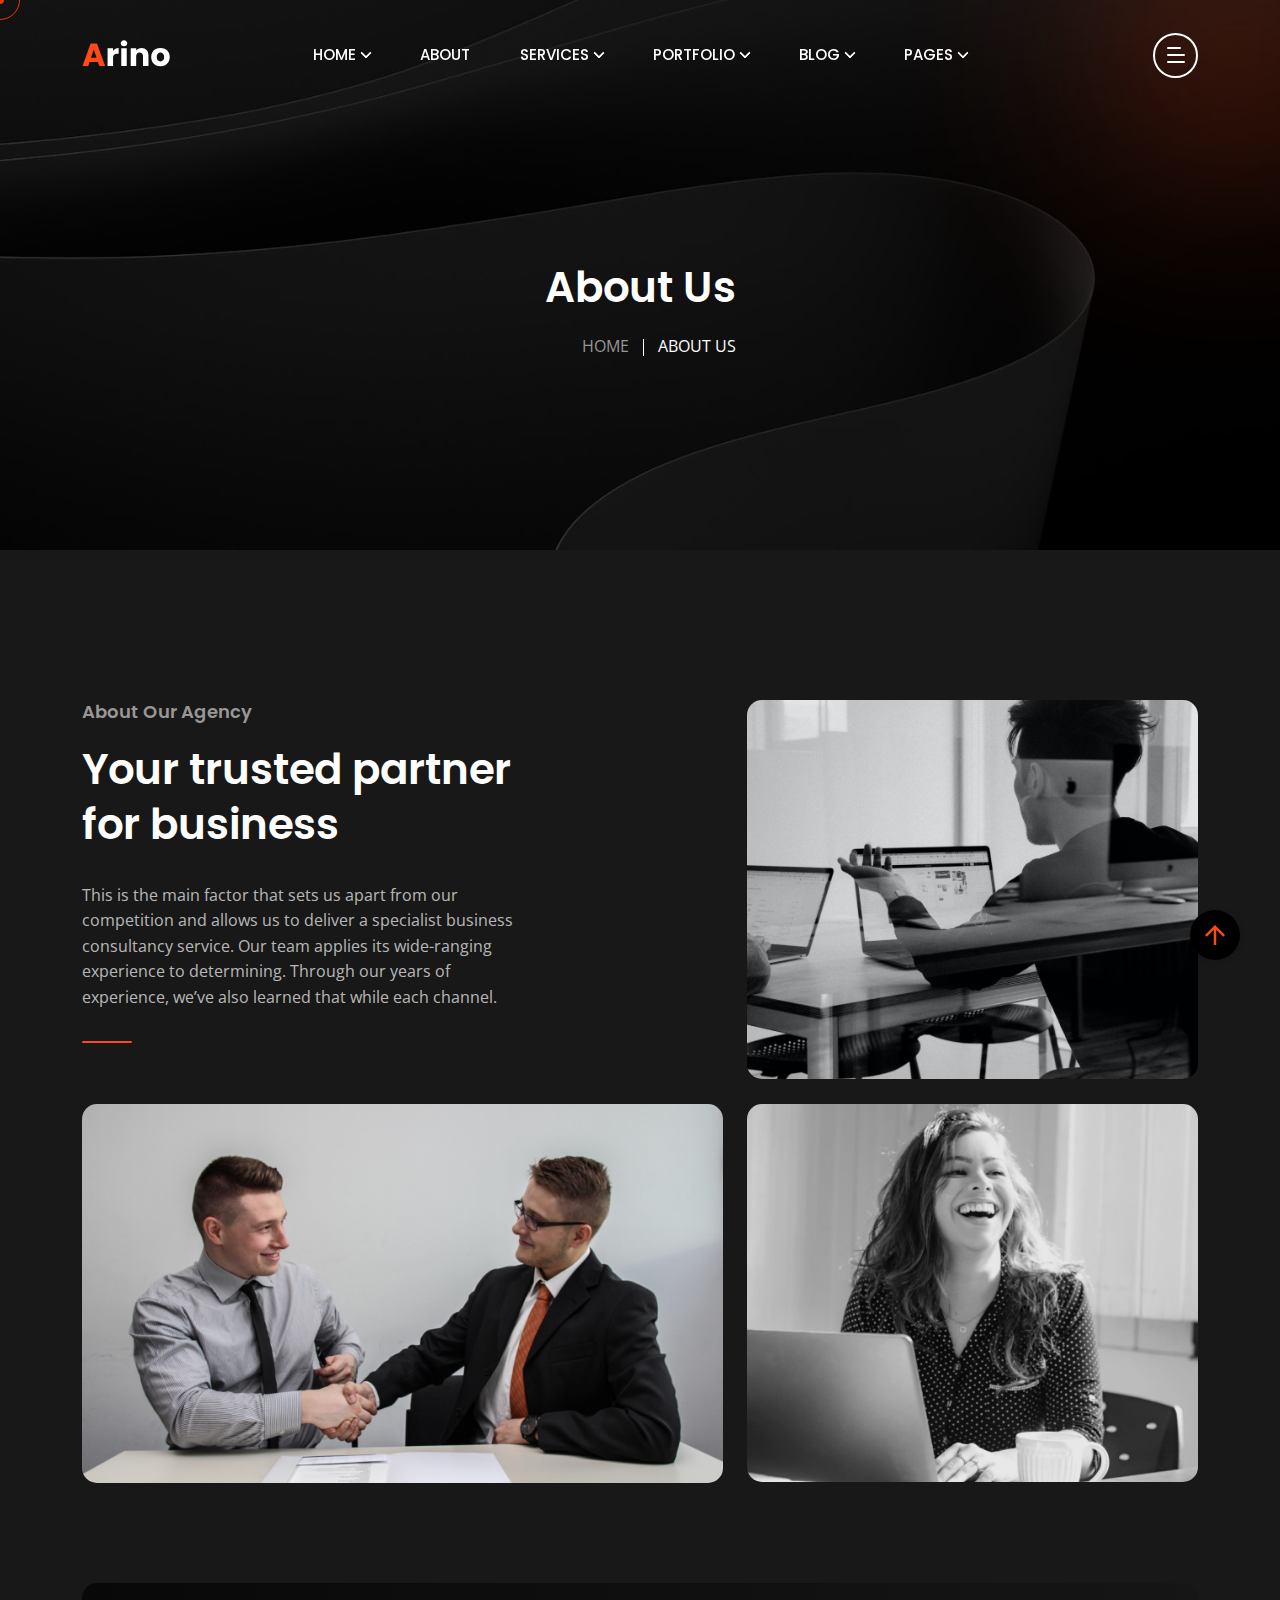
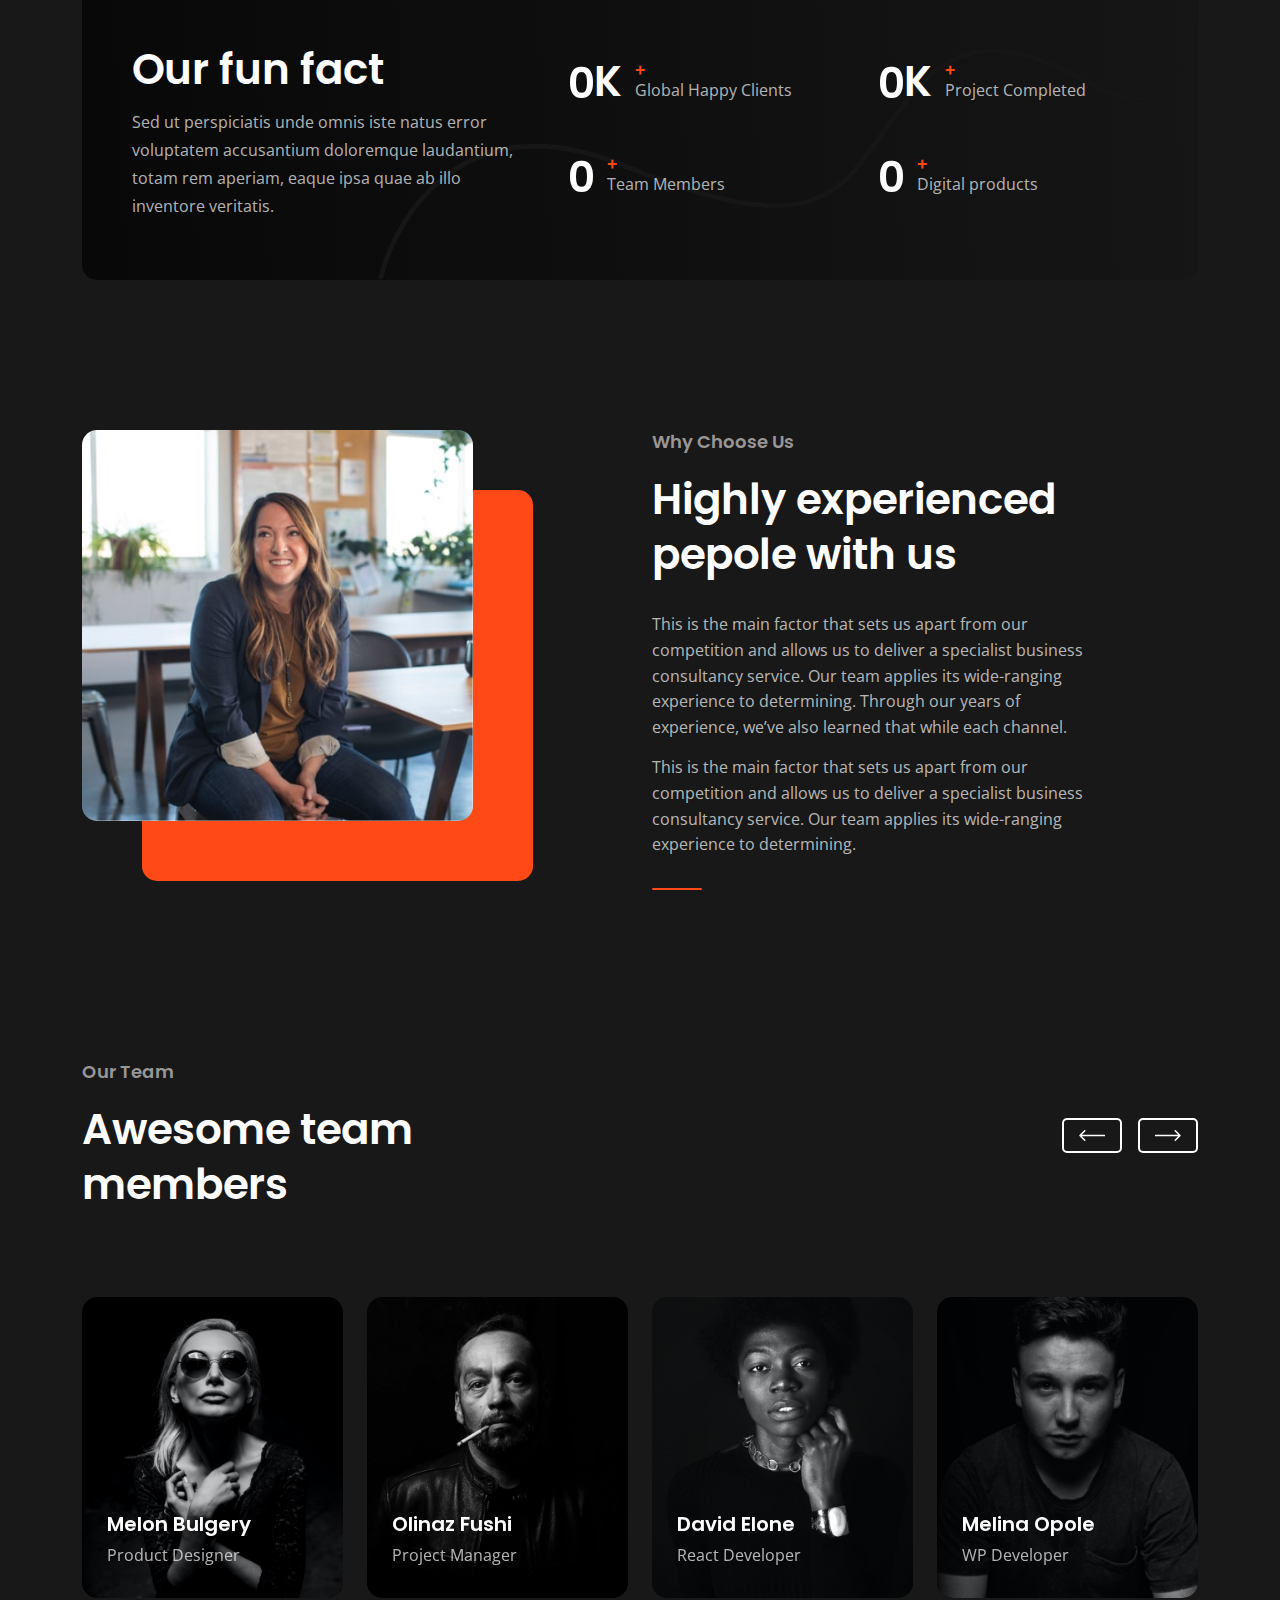
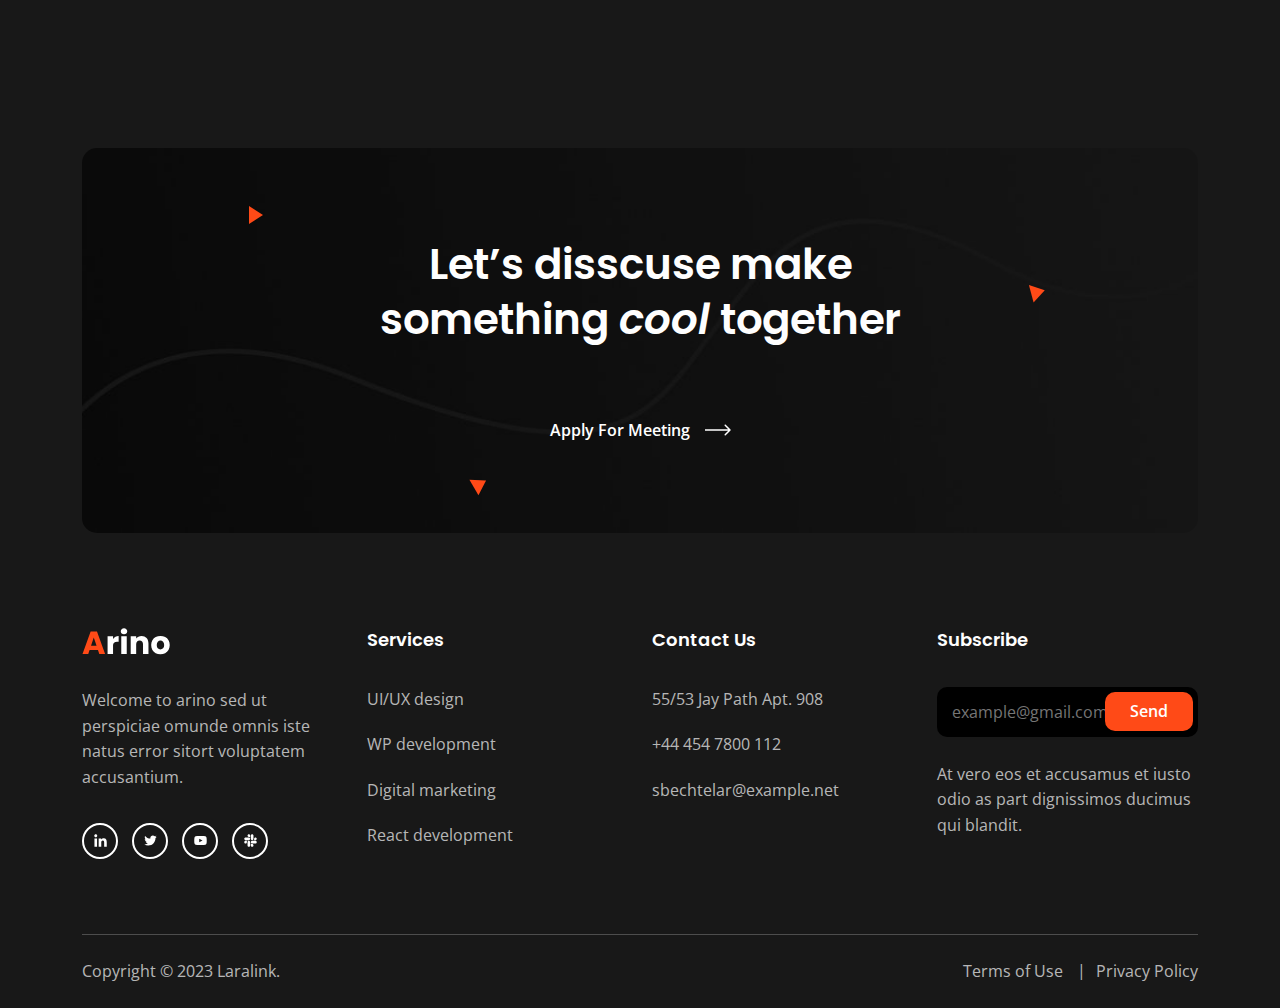
<file: Arino - Template/about.html>
<!DOCTYPE html>
<html class="no-js" lang="en">
  <head>
    <!-- Meta Tags -->
    <meta charset="utf-8">
    <meta http-equiv="x-ua-compatible" content="ie=edge">
    <meta name="viewport" content="width=device-width, initial-scale=1">
    <meta name="author" content="Laralink">
    <!-- Favicon Icon -->
    <link rel="icon" href="assets/img/favicon.png">
    <!-- Site Title -->
    <title>Arino - Creative Agency Template</title>
    <link rel="stylesheet" href="assets/css/plugins/bootstrap.min.css">
    <link rel="stylesheet" href="assets/css/plugins/lightgallery.min.css">
    <link rel="stylesheet" href="assets/css/plugins/slick.css">
    <link rel="stylesheet" href="assets/css/plugins/lightgallery.min.css">
    <link rel="stylesheet" href="assets/css/plugins/animate.css">
    <link rel="stylesheet" href="assets/css/style.css">
  </head>
  <body>
    <div class="cs-preloader cs-center">
      <div class="cs-preloader_in"></div>
    </div>
    <!-- Start Header Section -->
    <header class="cs-site_header cs-style1 text-uppercase cs-sticky_header">
      <div class="cs-main_header">
        <div class="container">
          <div class="cs-main_header_in">
            <div class="cs-main_header_left">
              <a class="cs-site_branding" href="index.html">
                <img src="assets/img/logo.svg" alt="Logo">
              </a>
            </div>
            <div class="cs-main_header_center">
              <div class="cs-nav cs-primary_font cs-medium">
                <ul class="cs-nav_list">
                  <li class="menu-item-has-children cs-mega_menu">
                    <a href="index.html">Home</a>
                    <ul class="cs-mega_wrapper">
                      <li>
                        <ul>
                          <li>
                            <a href="index.html" class="cs-nav_list_img">
                              <img src="assets/img/demo/main-home.jpeg" alt="" />
                            </a>
                            <a href="index.html">Main Home</a>
                          </li>
                          <li>
                            <a href="showcase-portfolio.html" class="cs-nav_list_img">
                              <img src="assets/img/demo/showcase.jpeg" alt="" />
                            </a>
                            <a href="showcase-portfolio.html">Showcase Portfolio</a>
                          </li>
                        </ul>
                      </li>
                      <li>
                        <ul>
                          <li>
                            <a href="photography-agency.html" class="cs-nav_list_img">
                              <img src="assets/img/demo/photography-agency.jpeg" alt="" />
                            </a>
                            <a href="photography-agency.html">Photography Agency</a>
                          </li>
                          <li>
                            <a href="case-study-showcase.html" class="cs-nav_list_img">
                              <img src="assets/img/demo/case_study_showcase.jpeg" alt="" />
                            </a>
                            <a href="case-study-showcase.html">Case Study Showcase</a>
                          </li>
                        </ul>
                      </li>
                      <li>
                        <ul>
                          <li>
                            <a href="creative-portfolio.html" class="cs-nav_list_img">
                              <img src="assets/img/demo/portfolio.jpeg" alt="" />
                            </a>
                            <a href="creative-portfolio.html">Creative Portfolio</a>
                          </li>
                        </ul>
                      </li>
                      <li>
                        <ul>
                          <li>
                            <a href="digital-agency.html" class="cs-nav_list_img">
                              <img src="assets/img/demo/digital-agency.jpeg" alt="" />
                            </a>
                            <a href="digital-agency.html">Digital Agency</a>
                          </li>
                        </ul>
                      </li>
                      <li>
                        <ul>
                          <li>
                            <a href="marketing-agency.html" class="cs-nav_list_img">
                              <img src="assets/img/demo/marketing.jpeg" alt="" />
                            </a>
                            <a href="marketing-agency.html">Marketing Agency</a>
                          </li>
                        </ul>
                      </li>
                      <li>
                        <ul>
                          <li>
                            <a href="freelancer-agency.html" class="cs-nav_list_img">
                              <img src="assets/img/demo/freelancer-agency.jpeg" alt="" />
                              <span class="cs-header_badge">New</span>
                            </a>
                            <a href="freelancer-agency.html">Freelancing Agency</a>
                          </li>
                        </ul>
                      </li>
                      <li>
                        <ul>
                          <li>
                            <a href="https://arino-html-rtl.vercel.app" target="_blank" class="cs-nav_list_img">
                              <img src="assets/img/demo/rtl.jpeg" alt="" />
                              <span class="cs-header_badge">New</span>
                            </a>
                            <a href="https://arino-html-rtl.vercel.app" target="_blank">RTL Demo</a>
                          </li>
                        </ul>
                      </li>
                    </ul>
                  </li>
                  <li>
                    <a href="about.html">About</a>
                  </li>
                  <li class="menu-item-has-children">
                    <a href="service.html">Services</a>
                    <ul>
                      <li>
                        <a href="service.html">Services</a>
                      </li>
                      <li>
                        <a href="service-details.html">Service Details</a>
                      </li>
                    </ul>
                  </li>
                  <li class="menu-item-has-children">
                    <a href="portfolio.html">Portfolio</a>
                    <ul>
                      <li>
                        <a href="portfolio.html">Portfolio</a>
                      </li>
                      <li>
                        <a href="portfolio-details.html">Portfolio Details</a>
                      </li>
                    </ul>
                  </li>
                  <li class="menu-item-has-children">
                    <a href="blog.html">Blog</a>
                    <ul>
                      <li>
                        <a href="blog.html">Blog</a>
                      </li>
                      <li>
                        <a href="blog-details.html">Blog Details</a>
                      </li>
                    </ul>
                  </li>
                  <li class="menu-item-has-children">
                    <a href="#">Pages</a>
                    <ul>
                      <li>
                        <a href="contact.html">Contact</a>
                      </li>
                      <li>
                        <a href="team.html">Team</a>
                      </li>
                      <li>
                        <a href="team-details.html">Team Details</a>
                      </li>
                      <li>
                        <a href="case-study.html">Case Study Details</a>
                      </li>
                      <li>
                        <a href="faq.html">FAQ</a>
                      </li>
                    </ul>
                  </li>
                </ul>
              </div>
            </div>
            <div class="cs-main_header_right">
              <div class="cs-toolbox">
                <span class="cs-icon_btn">
                  <span class="cs-icon_btn_in">
                    <span></span>
                    <span></span>
                    <span></span>
                    <span></span>
                  </span>
                </span>
              </div>
            </div>
          </div>
        </div>
      </div>
    </header>
    <div class="cs-side_header">
      <button class="cs-close"></button>
      <div class="cs-side_header_overlay"></div>
      <div class="cs-side_header_in">
        <div class="cs-side_header_shape"></div>
        <a class="cs-site_branding" href="index.html">
          <img src="assets/img/footer_logo.svg" alt="Logo">
        </a>
        <div class="cs-side_header_box">
          <h2 class="cs-side_header_heading">Do you have a project in your <br> mind? Keep connect us. </h2>
        </div>
        <div class="cs-side_header_box">
          <h3 class="cs-side_header_title cs-primary_color">Contact Us</h3>
          <ul class="cs-contact_info cs-style1 cs-mp0">
            <li>
              <svg width="18" height="18" viewBox="0 0 18 18" fill="none" xmlns="http://www.w3.org/2000/svg">
                <path d="M17 12.5C15.75 12.5 14.55 12.3 13.43 11.93C13.08 11.82 12.69 11.9 12.41 12.17L10.21 14.37C7.38 12.93 5.06 10.62 3.62 7.79L5.82 5.58C6.1 5.31 6.18 4.92 6.07 4.57C5.7 3.45 5.5 2.25 5.5 1C5.5 0.45 5.05 0 4.5 0H1C0.45 0 0 0.45 0 1C0 10.39 7.61 18 17 18C17.55 18 18 17.55 18 17V13.5C18 12.95 17.55 12.5 17 12.5ZM9 0V10L12 7H18V0H9Z" fill="#FF4A17" />
              </svg>
              <span>+44 454 7800 112</span>
            </li>
            <li>
              <svg width="20" height="18" viewBox="0 0 20 18" fill="none" xmlns="http://www.w3.org/2000/svg">
                <path d="M20 6.98V16C20 17.1 19.1 18 18 18H2C0.9 18 0 17.1 0 16V4C0 2.9 0.9 2 2 2H12.1C12.04 2.32 12 2.66 12 3C12 4.48 12.65 5.79 13.67 6.71L10 9L2 4V6L10 11L15.3 7.68C15.84 7.88 16.4 8 17 8C18.13 8 19.16 7.61 20 6.98ZM14 3C14 4.66 15.34 6 17 6C18.66 6 20 4.66 20 3C20 1.34 18.66 0 17 0C15.34 0 14 1.34 14 3Z" fill="#FF4A17" />
              </svg>
              <span>infotech@arino.com</span>
            </li>
            <li>
              <svg width="14" height="20" viewBox="0 0 14 20" fill="none" xmlns="http://www.w3.org/2000/svg">
                <path d="M7 0C3.13 0 0 3.13 0 7C0 12.25 7 20 7 20C7 20 14 12.25 14 7C14 3.13 10.87 0 7 0ZM7 9.5C5.62 9.5 4.5 8.38 4.5 7C4.5 5.62 5.62 4.5 7 4.5C8.38 4.5 9.5 5.62 9.5 7C9.5 8.38 8.38 9.5 7 9.5Z" fill="#FF4A17" />
              </svg>
              <span>50 Wall Street Suite, 44150 <br>Ohio, United States </span>
            </li>
          </ul>
        </div>
        <div class="cs-side_header_box">
          <h3 class="cs-side_header_title cs-primary_color">Subscribe</h3>
          <div class="cs-newsletter cs-style1">
            <form action="#" class="cs-newsletter_form">
              <input type="email" class="cs-newsletter_input" placeholder="example@gmail.com">
              <button class="cs-newsletter_btn">
                <span>Send</span>
              </button>
            </form>
            <div class="cs-newsletter_text">At vero eos et accusamus et iusto odio as part dignissimos ducimus qui blandit.</div>
          </div>
        </div>
        <div class="cs-side_header_box">
          <div class="cs-social_btns cs-style1">
            <a href="#" class="cs-center">
              <svg width="15" height="15" viewBox="0 0 15 15" fill="none" xmlns="http://www.w3.org/2000/svg">
                <path d="M4.04799 13.7497H1.45647V5.4043H4.04799V13.7497ZM2.75084 4.2659C1.92215 4.2659 1.25 3.57952 1.25 2.75084C1.25 2.35279 1.40812 1.97105 1.68958 1.68958C1.97105 1.40812 2.35279 1.25 2.75084 1.25C3.14888 1.25 3.53063 1.40812 3.81209 1.68958C4.09355 1.97105 4.25167 2.35279 4.25167 2.75084C4.25167 3.57952 3.57924 4.2659 2.75084 4.2659ZM13.7472 13.7497H11.1613V9.68722C11.1613 8.71903 11.1417 7.4774 9.81389 7.4774C8.46652 7.4774 8.26004 8.5293 8.26004 9.61747V13.7497H5.67132V5.4043H8.15681V6.54269H8.19308C8.53906 5.887 9.38421 5.19503 10.6451 5.19503C13.2679 5.19503 13.75 6.92215 13.75 9.16546V13.7497H13.7472Z" fill="white"></path>
              </svg>
            </a>
            <a href="#" class="cs-center">
              <svg width="13" height="11" viewBox="0 0 13 11" fill="none" xmlns="http://www.w3.org/2000/svg">
                <path d="M11.4651 2.95396C11.4731 3.065 11.4731 3.17606 11.4731 3.2871C11.4731 6.67383 8.89535 10.5761 4.18402 10.5761C2.73255 10.5761 1.38421 10.1557 0.25 9.42608C0.456226 9.44986 0.654494 9.4578 0.868655 9.4578C2.06629 9.4578 3.16879 9.0533 4.04918 8.36326C2.92291 8.33946 1.97906 7.60183 1.65386 6.5866C1.81251 6.61038 1.97112 6.62624 2.1377 6.62624C2.36771 6.62624 2.59774 6.59451 2.81188 6.53901C1.63802 6.30105 0.757595 5.26996 0.757595 4.02472V3.99301C1.09864 4.18336 1.49524 4.30233 1.91558 4.31818C1.22554 3.85814 0.773464 3.07294 0.773464 2.1846C0.773464 1.70872 0.900344 1.27249 1.12244 0.891774C2.38355 2.44635 4.27919 3.46156 6.40481 3.57262C6.36516 3.38226 6.34136 3.184 6.34136 2.9857C6.34136 1.57388 7.4835 0.423828 8.90323 0.423828C9.64086 0.423828 10.3071 0.733156 10.7751 1.23284C11.354 1.1218 11.9093 0.907643 12.401 0.614185C12.2106 1.20906 11.8061 1.70875 11.2748 2.02598C11.7903 1.97049 12.29 1.82769 12.75 1.62942C12.4011 2.13702 11.9648 2.5891 11.4651 2.95396V2.95396Z" fill="white"></path>
              </svg>
            </a>
            <a href="#" class="cs-center">
              <svg width="13" height="9" viewBox="0 0 13 9" fill="none" xmlns="http://www.w3.org/2000/svg">
                <path d="M12.4888 1.48066C12.345 0.939353 11.9215 0.513038 11.3837 0.368362C10.4089 0.105469 6.5 0.105469 6.5 0.105469C6.5 0.105469 2.59116 0.105469 1.61633 0.368362C1.07853 0.513061 0.65496 0.939353 0.5112 1.48066C0.25 2.4618 0.25 4.50887 0.25 4.50887C0.25 4.50887 0.25 6.55595 0.5112 7.53709C0.65496 8.0784 1.07853 8.48695 1.61633 8.63163C2.59116 8.89452 6.5 8.89452 6.5 8.89452C6.5 8.89452 10.4088 8.89452 11.3837 8.63163C11.9215 8.48695 12.345 8.0784 12.4888 7.53709C12.75 6.55595 12.75 4.50887 12.75 4.50887C12.75 4.50887 12.75 2.4618 12.4888 1.48066V1.48066ZM5.22158 6.36746V2.65029L8.48861 4.50892L5.22158 6.36746V6.36746Z" fill="white"></path>
              </svg>
            </a>
            <a href="#" class="cs-center">
              <svg width="13" height="13" viewBox="0 0 13 13" fill="none" xmlns="http://www.w3.org/2000/svg">
                <path d="M2.87612 8.149C2.87612 8.87165 2.28571 9.46205 1.56306 9.46205C0.840402 9.46205 0.25 8.87165 0.25 8.149C0.25 7.42634 0.840402 6.83594 1.56306 6.83594H2.87612V8.149ZM3.53795 8.149C3.53795 7.42634 4.12835 6.83594 4.851 6.83594C5.57366 6.83594 6.16406 7.42634 6.16406 8.149V11.4369C6.16406 12.1596 5.57366 12.75 4.851 12.75C4.12835 12.75 3.53795 12.1596 3.53795 11.4369V8.149ZM4.851 2.87612C4.12835 2.87612 3.53795 2.28571 3.53795 1.56306C3.53795 0.840402 4.12835 0.25 4.851 0.25C5.57366 0.25 6.16406 0.840402 6.16406 1.56306V2.87612H4.851V2.87612ZM4.851 3.53795C5.57366 3.53795 6.16406 4.12835 6.16406 4.851C6.16406 5.57366 5.57366 6.16406 4.851 6.16406H1.56306C0.840402 6.16406 0.25 5.57366 0.25 4.851C0.25 4.12835 0.840402 3.53795 1.56306 3.53795H4.851V3.53795ZM10.1239 4.851C10.1239 4.12835 10.7143 3.53795 11.4369 3.53795C12.1596 3.53795 12.75 4.12835 12.75 4.851C12.75 5.57366 12.1596 6.16406 11.4369 6.16406H10.1239V4.851V4.851ZM9.46205 4.851C9.46205 5.57366 8.87165 6.16406 8.149 6.16406C7.42634 6.16406 6.83594 5.57366 6.83594 4.851V1.56306C6.83594 0.840402 7.42634 0.25 8.149 0.25C8.87165 0.25 9.46205 0.840402 9.46205 1.56306V4.851V4.851ZM8.149 10.1239C8.87165 10.1239 9.46205 10.7143 9.46205 11.4369C9.46205 12.1596 8.87165 12.75 8.149 12.75C7.42634 12.75 6.83594 12.1596 6.83594 11.4369V10.1239H8.149ZM8.149 9.46205C7.42634 9.46205 6.83594 8.87165 6.83594 8.149C6.83594 7.42634 7.42634 6.83594 8.149 6.83594H11.4369C12.1596 6.83594 12.75 7.42634 12.75 8.149C12.75 8.87165 12.1596 9.46205 11.4369 9.46205H8.149Z" fill="white"></path>
              </svg>
            </a>
          </div>
        </div>
      </div>
    </div>
    <!-- End Header Section -->
    <!-- Start Hero -->
    <div class="cs-page_heading cs-style1 cs-center text-center cs-bg" data-src="assets/img/about_hero_bg.jpeg">
      <div class="container">
        <div class="cs-page_heading_in">
          <h1 class="cs-page_title cs-font_50 cs-white_color">About Us</h1>
          <ol class="breadcrumb text-uppercase">
            <li class="breadcrumb-item">
              <a href="index.html">Home</a>
            </li>
            <li class="breadcrumb-item active">About Us</li>
          </ol>
        </div>
      </div>
    </div>
    <!-- End Hero -->
    <div class="cs-height_150 cs-height_lg_80"></div>
    <section>
      <div class="container">
        <div class="row">
          <div class="col-xl-5 col-lg-7">
            <div class="cs-section_heading cs-style1">
              <h3 class="cs-section_subtitle">About Our Agency</h3>
              <h2 class="cs-section_title">Your trusted partner <br>for business </h2>
              <div class="cs-height_30 cs-height_lg_20"></div>
              <p class="cs-m0">This is the main factor that sets us apart from our competition and allows us to deliver a specialist business consultancy service. Our team applies its wide-ranging experience to determining. Through our years of experience, we’ve also learned that while each channel.</p>
              <div class="cs-height_30 cs-height_lg_30"></div>
              <div class="cs-separator cs-accent_bg"></div>
              <div class="cs-height_25 cs-height_lg_40"></div>
            </div>
          </div>
          <div class="col-lg-5 offset-xl-2">
            <img src="assets/img/about_img_1.jpeg" alt="" class="w-100 cs-radius_15">
            <div class="cs-height_25 cs-height_lg_25"></div>
          </div>
          <div class="col-lg-7">
            <img src="assets/img/about_img_2.jpeg" alt="" class="w-100 cs-radius_15">
            <div class="cs-height_25 cs-height_lg_25"></div>
          </div>
          <div class="col-lg-5">
            <img src="assets/img/about_img_3.jpeg" alt="" class="w-100 cs-radius_15">
            <div class="cs-height_25 cs-height_lg_25"></div>
          </div>
        </div>
      </div>
    </section>
    <div class="cs-height_75 cs-height_lg_55"></div>
    <!-- Start FunFact -->
    <section>
      <div class="container">
        <div class="cs-funfact_wrap">
          <div class="cs-funfact_shape" data-src="assets/img/funfact_shape_bg.svg"></div>
          <div class="cs-funfact_left">
            <div class="cs-funfact_heading">
              <h2>Our fun fact</h2>
              <p>Sed ut perspiciatis unde omnis iste natus error voluptatem accusantium doloremque laudantium, totam rem aperiam, eaque ipsa quae ab illo inventore veritatis.</p>
            </div>
          </div>
          <div class="cs-funfact_right">
            <div class="cs-funfacts">
              <div class="cs-funfact cs-style1">
                <div class="cs-funfact_number cs-primary_font cs-semi_bold cs-primary_color">
                  <span data-count-to="40" class="odometer"></span>K
                </div>
                <div class="cs-funfact_text">
                  <span class="cs-accent_color">+</span>
                  <p>Global Happy Clients</p>
                </div>
              </div>
              <div class="cs-funfact cs-style1">
                <div class="cs-funfact_number cs-primary_font cs-semi_bold cs-primary_color">
                  <span data-count-to="50" class="odometer"></span>K
                </div>
                <div class="cs-funfact_text">
                  <span class="cs-accent_color">+</span>
                  <p>Project Completed</p>
                </div>
              </div>
              <div class="cs-funfact cs-style1">
                <div class="cs-funfact_number cs-primary_font cs-semi_bold cs-primary_color">
                  <span data-count-to="245" class="odometer"></span>
                </div>
                <div class="cs-funfact_text">
                  <span class="cs-accent_color">+</span>
                  <p>Team Members</p>
                </div>
              </div>
              <div class="cs-funfact cs-style1">
                <div class="cs-funfact_number cs-primary_font cs-semi_bold cs-primary_color">
                  <span data-count-to="550" class="odometer"></span>
                </div>
                <div class="cs-funfact_text">
                  <span class="cs-accent_color">+</span>
                  <p>Digital products</p>
                </div>
              </div>
            </div>
          </div>
        </div>
      </div>
    </section>
    <!-- End FunFact -->
    <div class="cs-height_150 cs-height_lg_80"></div>
    <!-- Start Why Choose -->
    <section>
      <div class="container">
        <div class="row">
          <div class="col-xl-5 col-lg-6">
            <div class="cs-image_layer cs-style1">
              <div class="cs-image_layer_in">
                <img src="assets/img/about_img_4.jpeg" alt="Image" class="w-100 cs-radius_15">
              </div>
            </div>
            <div class="cs-height_0 cs-height_lg_40"></div>
          </div>
          <div class="col-xl-5 offset-xl-1 col-lg-6">
            <div class="cs-section_heading cs-style1">
              <h3 class="cs-section_subtitle">Why Choose Us</h3>
              <h2 class="cs-section_title">Highly experienced pepole with us</h2>
              <div class="cs-height_30 cs-height_lg_20"></div>
              <p class="cs-m0">This is the main factor that sets us apart from our competition and allows us to deliver a specialist business consultancy service. Our team applies its wide-ranging experience to determining. Through our years of experience, we’ve also learned that while each channel.</p>
              <div class="cs-height_15 cs-height_lg_15"></div>
              <p class="cs-m0">This is the main factor that sets us apart from our competition and allows us to deliver a specialist business consultancy service. Our team applies its wide-ranging experience to determining.</p>
              <div class="cs-height_30 cs-height_lg_30"></div>
              <div class="cs-separator cs-accent_bg"></div>
              <div class="cs-height_25 cs-height_lg_0"></div>
            </div>
          </div>
        </div>
      </div>
    </section>
    <!-- End Why Choose -->
    <div class="cs-height_145 cs-height_lg_80"></div>
    <!-- Start Team Section -->
    <section>
      <div class="container">
        <div class="cs-slider cs-style2 cs-gap-24">
          <div class="cs-slider_heading cs-style1">
            <div class="cs-section_heading cs-style1">
              <h3 class="cs-section_subtitle">Our Team</h3>
              <h2 class="cs-section_title">Awesome team <br>members </h2>
            </div>
            <div class="cs-slider_arrows cs-style1 cs-primary_color">
              <div class="cs-left_arrow cs-center">
                <svg width="26" height="13" viewBox="0 0 26 13" fill="none" xmlns="http://www.w3.org/2000/svg">
                  <path d="M0.469791 5.96967C0.176899 6.26256 0.176899 6.73744 0.469791 7.03033L5.24276 11.8033C5.53566 12.0962 6.01053 12.0962 6.30342 11.8033C6.59632 11.5104 6.59632 11.0355 6.30342 10.7426L2.06078 6.5L6.30342 2.25736C6.59632 1.96447 6.59632 1.48959 6.30342 1.1967C6.01053 0.903806 5.53566 0.903806 5.24276 1.1967L0.469791 5.96967ZM26.0001 5.75L1.00012 5.75V7.25L26.0001 7.25V5.75Z" fill="currentColor" />
                </svg>
              </div>
              <div class="cs-right_arrow cs-center">
                <svg width="26" height="13" viewBox="0 0 26 13" fill="none" xmlns="http://www.w3.org/2000/svg">
                  <path d="M25.5305 7.03033C25.8233 6.73744 25.8233 6.26256 25.5305 5.96967L20.7575 1.1967C20.4646 0.903806 19.9897 0.903806 19.6968 1.1967C19.4039 1.48959 19.4039 1.96447 19.6968 2.25736L23.9395 6.5L19.6968 10.7426C19.4039 11.0355 19.4039 11.5104 19.6968 11.8033C19.9897 12.0962 20.4646 12.0962 20.7575 11.8033L25.5305 7.03033ZM0.00012207 7.25H25.0001V5.75H0.00012207V7.25Z" fill="currentColor" />
                </svg>
              </div>
            </div>
          </div>
          <div class="cs-height_85 cs-height_lg_45"></div>
          <div class="cs-slider_container" data-autoplay="0" data-loop="1" data-speed="600" data-center="0" data-slides-per-view="responsive" data-xs-slides="1" data-sm-slides="2" data-md-slides="3" data-lg-slides="4" data-add-slides="4">
            <div class="cs-slider_wrapper">
              <div class="cs-slide">
                <div class="cs-team cs-style1">
                  <div class="cs-member_thumb">
                    <img src="assets/img/member_1.jpeg" alt="Member">
                    <div class="cs-member_overlay"></div>
                  </div>
                  <div class="cs-member_info">
                    <h2 class="cs-member_name">Melon Bulgery</h2>
                    <div class="cs-member_designation">Product Designer</div>
                  </div>
                  <div class="cs-member_social cs-primary_color">
                    <a href="#">
                      <svg width="20" height="20" viewBox="0 0 20 20" fill="none" xmlns="http://www.w3.org/2000/svg">
                        <path d="M5.39756 18.333H1.9422V7.20581H5.39756V18.333ZM3.66802 5.68795C2.56311 5.68795 1.6669 4.77277 1.6669 3.66786C1.6669 3.13714 1.87773 2.62814 2.25301 2.25286C2.6283 1.87758 3.13729 1.66675 3.66802 1.66675C4.19875 1.66675 4.70774 1.87758 5.08302 2.25286C5.4583 2.62814 5.66913 3.13714 5.66913 3.66786C5.66913 4.77277 4.77256 5.68795 3.66802 5.68795ZM18.3298 18.333H14.8819V12.9164C14.8819 11.6255 14.8559 9.96995 13.0854 9.96995C11.2889 9.96995 11.0136 11.3725 11.0136 12.8234V18.333H7.56199V7.20581H10.876V8.72367H10.9243C11.3857 7.84941 12.5125 6.92679 14.1937 6.92679C17.6907 6.92679 18.3336 9.22962 18.3336 12.2207V18.333H18.3298Z" fill="currentColor" />
                      </svg>
                    </a>
                    <a href="#">
                      <svg width="18" height="14" viewBox="0 0 18 14" fill="none" xmlns="http://www.w3.org/2000/svg">
                        <path d="M15.6204 3.60521C15.631 3.75325 15.631 3.90133 15.631 4.04938C15.631 8.56502 12.194 13.7681 5.91227 13.7681C3.97697 13.7681 2.17918 13.2076 0.666901 12.2347C0.941869 12.2664 1.20623 12.277 1.49177 12.277C3.08862 12.277 4.55861 11.7377 5.73248 10.8176C4.23078 10.7859 2.97231 9.80236 2.53872 8.44871C2.75024 8.48042 2.96173 8.50158 3.18384 8.50158C3.49051 8.50158 3.79722 8.45926 4.08273 8.38527C2.51759 8.06798 1.34369 6.69321 1.34369 5.03288V4.99059C1.79842 5.2444 2.32723 5.40303 2.88768 5.42416C1.96762 4.81078 1.36485 3.76383 1.36485 2.57939C1.36485 1.94488 1.53403 1.36324 1.83015 0.855618C3.51164 2.92838 6.03915 4.282 8.87331 4.43008C8.82045 4.17627 8.78871 3.91191 8.78871 3.64752C8.78871 1.76509 10.3116 0.231689 12.2045 0.231689C13.188 0.231689 14.0764 0.644126 14.7003 1.31037C15.4723 1.16232 16.2126 0.876777 16.8683 0.485499C16.6144 1.27867 16.0751 1.94491 15.3666 2.3679C16.054 2.2939 16.7202 2.10351 17.3336 1.83915C16.8683 2.51594 16.2867 3.11871 15.6204 3.60521V3.60521Z" fill="currentColor" />
                      </svg>
                    </a>
                    <a href="#">
                      <svg width="18" height="12" viewBox="0 0 18 12" fill="none" xmlns="http://www.w3.org/2000/svg">
                        <path d="M16.9853 1.97421C16.7936 1.25247 16.2289 0.684051 15.5118 0.491149C14.212 0.140625 9.00023 0.140625 9.00023 0.140625C9.00023 0.140625 3.78845 0.140625 2.48868 0.491149C1.7716 0.684081 1.20685 1.25247 1.01517 1.97421C0.666901 3.28241 0.666901 6.01183 0.666901 6.01183C0.666901 6.01183 0.666901 8.74126 1.01517 10.0495C1.20685 10.7712 1.7716 11.3159 2.48868 11.5088C3.78845 11.8594 9.00023 11.8594 9.00023 11.8594C9.00023 11.8594 14.212 11.8594 15.5118 11.5088C16.2289 11.3159 16.7936 10.7712 16.9853 10.0495C17.3336 8.74126 17.3336 6.01183 17.3336 6.01183C17.3336 6.01183 17.3336 3.28241 16.9853 1.97421ZM7.29568 8.48995V3.53372L11.6517 6.01189L7.29568 8.48995Z" fill="currentColor" />
                      </svg>
                    </a>
                    <a href="#">
                      <svg width="18" height="18" viewBox="0 0 18 18" fill="none" xmlns="http://www.w3.org/2000/svg">
                        <path d="M4.16839 11.1987C4.16839 12.1623 3.38119 12.9495 2.41764 12.9495C1.4541 12.9495 0.666901 12.1623 0.666901 11.1987C0.666901 10.2352 1.4541 9.448 2.41764 9.448H4.16839V11.1987ZM5.05083 11.1987C5.05083 10.2352 5.83803 9.448 6.80157 9.448C7.76511 9.448 8.55232 10.2352 8.55232 11.1987V15.5827C8.55232 16.5462 7.76511 17.3334 6.80157 17.3334C5.83803 17.3334 5.05083 16.5462 5.05083 15.5827V11.1987ZM6.80157 4.16824C5.83803 4.16824 5.05083 3.38103 5.05083 2.41749C5.05083 1.45395 5.83803 0.666748 6.80157 0.666748C7.76511 0.666748 8.55232 1.45395 8.55232 2.41749V4.16824H6.80157ZM6.80157 5.05068C7.76511 5.05068 8.55232 5.83788 8.55232 6.80142C8.55232 7.76496 7.76511 8.55217 6.80157 8.55217H2.41764C1.4541 8.55217 0.666901 7.76496 0.666901 6.80142C0.666901 5.83788 1.4541 5.05068 2.41764 5.05068H6.80157ZM13.8321 6.80142C13.8321 5.83788 14.6193 5.05068 15.5828 5.05068C16.5464 5.05068 17.3336 5.83788 17.3336 6.80142C17.3336 7.76496 16.5464 8.55217 15.5828 8.55217H13.8321V6.80142ZM12.9496 6.80142C12.9496 7.76496 12.1624 8.55217 11.1989 8.55217C10.2354 8.55217 9.44815 7.76496 9.44815 6.80142V2.41749C9.44815 1.45395 10.2354 0.666748 11.1989 0.666748C12.1624 0.666748 12.9496 1.45395 12.9496 2.41749V6.80142ZM11.1989 13.8319C12.1624 13.8319 12.9496 14.6191 12.9496 15.5827C12.9496 16.5462 12.1624 17.3334 11.1989 17.3334C10.2354 17.3334 9.44815 16.5462 9.44815 15.5827V13.8319H11.1989ZM11.1989 12.9495C10.2354 12.9495 9.44815 12.1623 9.44815 11.1987C9.44815 10.2352 10.2354 9.448 11.1989 9.448H15.5828C16.5464 9.448 17.3336 10.2352 17.3336 11.1987C17.3336 12.1623 16.5464 12.9495 15.5828 12.9495H11.1989Z" fill="currentColor" />
                      </svg>
                    </a>
                  </div>
                </div>
              </div>
              <!-- .cs-slide -->
              <div class="cs-slide">
                <div class="cs-team cs-style1">
                  <div class="cs-member_thumb">
                    <img src="assets/img/member_2.jpeg" alt="Member">
                    <div class="cs-member_overlay"></div>
                  </div>
                  <div class="cs-member_info">
                    <h2 class="cs-member_name">Olinaz Fushi</h2>
                    <div class="cs-member_designation">Project Manager</div>
                  </div>
                  <div class="cs-member_social cs-primary_color">
                    <a href="#">
                      <svg width="20" height="20" viewBox="0 0 20 20" fill="none" xmlns="http://www.w3.org/2000/svg">
                        <path d="M5.39756 18.333H1.9422V7.20581H5.39756V18.333ZM3.66802 5.68795C2.56311 5.68795 1.6669 4.77277 1.6669 3.66786C1.6669 3.13714 1.87773 2.62814 2.25301 2.25286C2.6283 1.87758 3.13729 1.66675 3.66802 1.66675C4.19875 1.66675 4.70774 1.87758 5.08302 2.25286C5.4583 2.62814 5.66913 3.13714 5.66913 3.66786C5.66913 4.77277 4.77256 5.68795 3.66802 5.68795ZM18.3298 18.333H14.8819V12.9164C14.8819 11.6255 14.8559 9.96995 13.0854 9.96995C11.2889 9.96995 11.0136 11.3725 11.0136 12.8234V18.333H7.56199V7.20581H10.876V8.72367H10.9243C11.3857 7.84941 12.5125 6.92679 14.1937 6.92679C17.6907 6.92679 18.3336 9.22962 18.3336 12.2207V18.333H18.3298Z" fill="currentColor" />
                      </svg>
                    </a>
                    <a href="#">
                      <svg width="18" height="14" viewBox="0 0 18 14" fill="none" xmlns="http://www.w3.org/2000/svg">
                        <path d="M15.6204 3.60521C15.631 3.75325 15.631 3.90133 15.631 4.04938C15.631 8.56502 12.194 13.7681 5.91227 13.7681C3.97697 13.7681 2.17918 13.2076 0.666901 12.2347C0.941869 12.2664 1.20623 12.277 1.49177 12.277C3.08862 12.277 4.55861 11.7377 5.73248 10.8176C4.23078 10.7859 2.97231 9.80236 2.53872 8.44871C2.75024 8.48042 2.96173 8.50158 3.18384 8.50158C3.49051 8.50158 3.79722 8.45926 4.08273 8.38527C2.51759 8.06798 1.34369 6.69321 1.34369 5.03288V4.99059C1.79842 5.2444 2.32723 5.40303 2.88768 5.42416C1.96762 4.81078 1.36485 3.76383 1.36485 2.57939C1.36485 1.94488 1.53403 1.36324 1.83015 0.855618C3.51164 2.92838 6.03915 4.282 8.87331 4.43008C8.82045 4.17627 8.78871 3.91191 8.78871 3.64752C8.78871 1.76509 10.3116 0.231689 12.2045 0.231689C13.188 0.231689 14.0764 0.644126 14.7003 1.31037C15.4723 1.16232 16.2126 0.876777 16.8683 0.485499C16.6144 1.27867 16.0751 1.94491 15.3666 2.3679C16.054 2.2939 16.7202 2.10351 17.3336 1.83915C16.8683 2.51594 16.2867 3.11871 15.6204 3.60521V3.60521Z" fill="currentColor" />
                      </svg>
                    </a>
                    <a href="#">
                      <svg width="18" height="12" viewBox="0 0 18 12" fill="none" xmlns="http://www.w3.org/2000/svg">
                        <path d="M16.9853 1.97421C16.7936 1.25247 16.2289 0.684051 15.5118 0.491149C14.212 0.140625 9.00023 0.140625 9.00023 0.140625C9.00023 0.140625 3.78845 0.140625 2.48868 0.491149C1.7716 0.684081 1.20685 1.25247 1.01517 1.97421C0.666901 3.28241 0.666901 6.01183 0.666901 6.01183C0.666901 6.01183 0.666901 8.74126 1.01517 10.0495C1.20685 10.7712 1.7716 11.3159 2.48868 11.5088C3.78845 11.8594 9.00023 11.8594 9.00023 11.8594C9.00023 11.8594 14.212 11.8594 15.5118 11.5088C16.2289 11.3159 16.7936 10.7712 16.9853 10.0495C17.3336 8.74126 17.3336 6.01183 17.3336 6.01183C17.3336 6.01183 17.3336 3.28241 16.9853 1.97421ZM7.29568 8.48995V3.53372L11.6517 6.01189L7.29568 8.48995Z" fill="currentColor" />
                      </svg>
                    </a>
                    <a href="#">
                      <svg width="18" height="18" viewBox="0 0 18 18" fill="none" xmlns="http://www.w3.org/2000/svg">
                        <path d="M4.16839 11.1987C4.16839 12.1623 3.38119 12.9495 2.41764 12.9495C1.4541 12.9495 0.666901 12.1623 0.666901 11.1987C0.666901 10.2352 1.4541 9.448 2.41764 9.448H4.16839V11.1987ZM5.05083 11.1987C5.05083 10.2352 5.83803 9.448 6.80157 9.448C7.76511 9.448 8.55232 10.2352 8.55232 11.1987V15.5827C8.55232 16.5462 7.76511 17.3334 6.80157 17.3334C5.83803 17.3334 5.05083 16.5462 5.05083 15.5827V11.1987ZM6.80157 4.16824C5.83803 4.16824 5.05083 3.38103 5.05083 2.41749C5.05083 1.45395 5.83803 0.666748 6.80157 0.666748C7.76511 0.666748 8.55232 1.45395 8.55232 2.41749V4.16824H6.80157ZM6.80157 5.05068C7.76511 5.05068 8.55232 5.83788 8.55232 6.80142C8.55232 7.76496 7.76511 8.55217 6.80157 8.55217H2.41764C1.4541 8.55217 0.666901 7.76496 0.666901 6.80142C0.666901 5.83788 1.4541 5.05068 2.41764 5.05068H6.80157ZM13.8321 6.80142C13.8321 5.83788 14.6193 5.05068 15.5828 5.05068C16.5464 5.05068 17.3336 5.83788 17.3336 6.80142C17.3336 7.76496 16.5464 8.55217 15.5828 8.55217H13.8321V6.80142ZM12.9496 6.80142C12.9496 7.76496 12.1624 8.55217 11.1989 8.55217C10.2354 8.55217 9.44815 7.76496 9.44815 6.80142V2.41749C9.44815 1.45395 10.2354 0.666748 11.1989 0.666748C12.1624 0.666748 12.9496 1.45395 12.9496 2.41749V6.80142ZM11.1989 13.8319C12.1624 13.8319 12.9496 14.6191 12.9496 15.5827C12.9496 16.5462 12.1624 17.3334 11.1989 17.3334C10.2354 17.3334 9.44815 16.5462 9.44815 15.5827V13.8319H11.1989ZM11.1989 12.9495C10.2354 12.9495 9.44815 12.1623 9.44815 11.1987C9.44815 10.2352 10.2354 9.448 11.1989 9.448H15.5828C16.5464 9.448 17.3336 10.2352 17.3336 11.1987C17.3336 12.1623 16.5464 12.9495 15.5828 12.9495H11.1989Z" fill="currentColor" />
                      </svg>
                    </a>
                  </div>
                </div>
              </div>
              <!-- .cs-slide -->
              <div class="cs-slide">
                <div class="cs-team cs-style1">
                  <div class="cs-member_thumb">
                    <img src="assets/img/member_3.jpeg" alt="Member">
                    <div class="cs-member_overlay"></div>
                  </div>
                  <div class="cs-member_info">
                    <h2 class="cs-member_name">David Elone</h2>
                    <div class="cs-member_designation">React Developer</div>
                  </div>
                  <div class="cs-member_social cs-primary_color">
                    <a href="#">
                      <svg width="20" height="20" viewBox="0 0 20 20" fill="none" xmlns="http://www.w3.org/2000/svg">
                        <path d="M5.39756 18.333H1.9422V7.20581H5.39756V18.333ZM3.66802 5.68795C2.56311 5.68795 1.6669 4.77277 1.6669 3.66786C1.6669 3.13714 1.87773 2.62814 2.25301 2.25286C2.6283 1.87758 3.13729 1.66675 3.66802 1.66675C4.19875 1.66675 4.70774 1.87758 5.08302 2.25286C5.4583 2.62814 5.66913 3.13714 5.66913 3.66786C5.66913 4.77277 4.77256 5.68795 3.66802 5.68795ZM18.3298 18.333H14.8819V12.9164C14.8819 11.6255 14.8559 9.96995 13.0854 9.96995C11.2889 9.96995 11.0136 11.3725 11.0136 12.8234V18.333H7.56199V7.20581H10.876V8.72367H10.9243C11.3857 7.84941 12.5125 6.92679 14.1937 6.92679C17.6907 6.92679 18.3336 9.22962 18.3336 12.2207V18.333H18.3298Z" fill="currentColor" />
                      </svg>
                    </a>
                    <a href="#">
                      <svg width="18" height="14" viewBox="0 0 18 14" fill="none" xmlns="http://www.w3.org/2000/svg">
                        <path d="M15.6204 3.60521C15.631 3.75325 15.631 3.90133 15.631 4.04938C15.631 8.56502 12.194 13.7681 5.91227 13.7681C3.97697 13.7681 2.17918 13.2076 0.666901 12.2347C0.941869 12.2664 1.20623 12.277 1.49177 12.277C3.08862 12.277 4.55861 11.7377 5.73248 10.8176C4.23078 10.7859 2.97231 9.80236 2.53872 8.44871C2.75024 8.48042 2.96173 8.50158 3.18384 8.50158C3.49051 8.50158 3.79722 8.45926 4.08273 8.38527C2.51759 8.06798 1.34369 6.69321 1.34369 5.03288V4.99059C1.79842 5.2444 2.32723 5.40303 2.88768 5.42416C1.96762 4.81078 1.36485 3.76383 1.36485 2.57939C1.36485 1.94488 1.53403 1.36324 1.83015 0.855618C3.51164 2.92838 6.03915 4.282 8.87331 4.43008C8.82045 4.17627 8.78871 3.91191 8.78871 3.64752C8.78871 1.76509 10.3116 0.231689 12.2045 0.231689C13.188 0.231689 14.0764 0.644126 14.7003 1.31037C15.4723 1.16232 16.2126 0.876777 16.8683 0.485499C16.6144 1.27867 16.0751 1.94491 15.3666 2.3679C16.054 2.2939 16.7202 2.10351 17.3336 1.83915C16.8683 2.51594 16.2867 3.11871 15.6204 3.60521V3.60521Z" fill="currentColor" />
                      </svg>
                    </a>
                    <a href="#">
                      <svg width="18" height="12" viewBox="0 0 18 12" fill="none" xmlns="http://www.w3.org/2000/svg">
                        <path d="M16.9853 1.97421C16.7936 1.25247 16.2289 0.684051 15.5118 0.491149C14.212 0.140625 9.00023 0.140625 9.00023 0.140625C9.00023 0.140625 3.78845 0.140625 2.48868 0.491149C1.7716 0.684081 1.20685 1.25247 1.01517 1.97421C0.666901 3.28241 0.666901 6.01183 0.666901 6.01183C0.666901 6.01183 0.666901 8.74126 1.01517 10.0495C1.20685 10.7712 1.7716 11.3159 2.48868 11.5088C3.78845 11.8594 9.00023 11.8594 9.00023 11.8594C9.00023 11.8594 14.212 11.8594 15.5118 11.5088C16.2289 11.3159 16.7936 10.7712 16.9853 10.0495C17.3336 8.74126 17.3336 6.01183 17.3336 6.01183C17.3336 6.01183 17.3336 3.28241 16.9853 1.97421ZM7.29568 8.48995V3.53372L11.6517 6.01189L7.29568 8.48995Z" fill="currentColor" />
                      </svg>
                    </a>
                    <a href="#">
                      <svg width="18" height="18" viewBox="0 0 18 18" fill="none" xmlns="http://www.w3.org/2000/svg">
                        <path d="M4.16839 11.1987C4.16839 12.1623 3.38119 12.9495 2.41764 12.9495C1.4541 12.9495 0.666901 12.1623 0.666901 11.1987C0.666901 10.2352 1.4541 9.448 2.41764 9.448H4.16839V11.1987ZM5.05083 11.1987C5.05083 10.2352 5.83803 9.448 6.80157 9.448C7.76511 9.448 8.55232 10.2352 8.55232 11.1987V15.5827C8.55232 16.5462 7.76511 17.3334 6.80157 17.3334C5.83803 17.3334 5.05083 16.5462 5.05083 15.5827V11.1987ZM6.80157 4.16824C5.83803 4.16824 5.05083 3.38103 5.05083 2.41749C5.05083 1.45395 5.83803 0.666748 6.80157 0.666748C7.76511 0.666748 8.55232 1.45395 8.55232 2.41749V4.16824H6.80157ZM6.80157 5.05068C7.76511 5.05068 8.55232 5.83788 8.55232 6.80142C8.55232 7.76496 7.76511 8.55217 6.80157 8.55217H2.41764C1.4541 8.55217 0.666901 7.76496 0.666901 6.80142C0.666901 5.83788 1.4541 5.05068 2.41764 5.05068H6.80157ZM13.8321 6.80142C13.8321 5.83788 14.6193 5.05068 15.5828 5.05068C16.5464 5.05068 17.3336 5.83788 17.3336 6.80142C17.3336 7.76496 16.5464 8.55217 15.5828 8.55217H13.8321V6.80142ZM12.9496 6.80142C12.9496 7.76496 12.1624 8.55217 11.1989 8.55217C10.2354 8.55217 9.44815 7.76496 9.44815 6.80142V2.41749C9.44815 1.45395 10.2354 0.666748 11.1989 0.666748C12.1624 0.666748 12.9496 1.45395 12.9496 2.41749V6.80142ZM11.1989 13.8319C12.1624 13.8319 12.9496 14.6191 12.9496 15.5827C12.9496 16.5462 12.1624 17.3334 11.1989 17.3334C10.2354 17.3334 9.44815 16.5462 9.44815 15.5827V13.8319H11.1989ZM11.1989 12.9495C10.2354 12.9495 9.44815 12.1623 9.44815 11.1987C9.44815 10.2352 10.2354 9.448 11.1989 9.448H15.5828C16.5464 9.448 17.3336 10.2352 17.3336 11.1987C17.3336 12.1623 16.5464 12.9495 15.5828 12.9495H11.1989Z" fill="currentColor" />
                      </svg>
                    </a>
                  </div>
                </div>
              </div>
              <!-- .cs-slide -->
              <div class="cs-slide">
                <div class="cs-team cs-style1">
                  <div class="cs-member_thumb">
                    <img src="assets/img/member_4.jpeg" alt="Member">
                    <div class="cs-member_overlay"></div>
                  </div>
                  <div class="cs-member_info">
                    <h2 class="cs-member_name">Melina Opole</h2>
                    <div class="cs-member_designation">WP Developer</div>
                  </div>
                  <div class="cs-member_social cs-primary_color">
                    <a href="#">
                      <svg width="20" height="20" viewBox="0 0 20 20" fill="none" xmlns="http://www.w3.org/2000/svg">
                        <path d="M5.39756 18.333H1.9422V7.20581H5.39756V18.333ZM3.66802 5.68795C2.56311 5.68795 1.6669 4.77277 1.6669 3.66786C1.6669 3.13714 1.87773 2.62814 2.25301 2.25286C2.6283 1.87758 3.13729 1.66675 3.66802 1.66675C4.19875 1.66675 4.70774 1.87758 5.08302 2.25286C5.4583 2.62814 5.66913 3.13714 5.66913 3.66786C5.66913 4.77277 4.77256 5.68795 3.66802 5.68795ZM18.3298 18.333H14.8819V12.9164C14.8819 11.6255 14.8559 9.96995 13.0854 9.96995C11.2889 9.96995 11.0136 11.3725 11.0136 12.8234V18.333H7.56199V7.20581H10.876V8.72367H10.9243C11.3857 7.84941 12.5125 6.92679 14.1937 6.92679C17.6907 6.92679 18.3336 9.22962 18.3336 12.2207V18.333H18.3298Z" fill="currentColor" />
                      </svg>
                    </a>
                    <a href="#">
                      <svg width="18" height="14" viewBox="0 0 18 14" fill="none" xmlns="http://www.w3.org/2000/svg">
                        <path d="M15.6204 3.60521C15.631 3.75325 15.631 3.90133 15.631 4.04938C15.631 8.56502 12.194 13.7681 5.91227 13.7681C3.97697 13.7681 2.17918 13.2076 0.666901 12.2347C0.941869 12.2664 1.20623 12.277 1.49177 12.277C3.08862 12.277 4.55861 11.7377 5.73248 10.8176C4.23078 10.7859 2.97231 9.80236 2.53872 8.44871C2.75024 8.48042 2.96173 8.50158 3.18384 8.50158C3.49051 8.50158 3.79722 8.45926 4.08273 8.38527C2.51759 8.06798 1.34369 6.69321 1.34369 5.03288V4.99059C1.79842 5.2444 2.32723 5.40303 2.88768 5.42416C1.96762 4.81078 1.36485 3.76383 1.36485 2.57939C1.36485 1.94488 1.53403 1.36324 1.83015 0.855618C3.51164 2.92838 6.03915 4.282 8.87331 4.43008C8.82045 4.17627 8.78871 3.91191 8.78871 3.64752C8.78871 1.76509 10.3116 0.231689 12.2045 0.231689C13.188 0.231689 14.0764 0.644126 14.7003 1.31037C15.4723 1.16232 16.2126 0.876777 16.8683 0.485499C16.6144 1.27867 16.0751 1.94491 15.3666 2.3679C16.054 2.2939 16.7202 2.10351 17.3336 1.83915C16.8683 2.51594 16.2867 3.11871 15.6204 3.60521V3.60521Z" fill="currentColor" />
                      </svg>
                    </a>
                    <a href="#">
                      <svg width="18" height="12" viewBox="0 0 18 12" fill="none" xmlns="http://www.w3.org/2000/svg">
                        <path d="M16.9853 1.97421C16.7936 1.25247 16.2289 0.684051 15.5118 0.491149C14.212 0.140625 9.00023 0.140625 9.00023 0.140625C9.00023 0.140625 3.78845 0.140625 2.48868 0.491149C1.7716 0.684081 1.20685 1.25247 1.01517 1.97421C0.666901 3.28241 0.666901 6.01183 0.666901 6.01183C0.666901 6.01183 0.666901 8.74126 1.01517 10.0495C1.20685 10.7712 1.7716 11.3159 2.48868 11.5088C3.78845 11.8594 9.00023 11.8594 9.00023 11.8594C9.00023 11.8594 14.212 11.8594 15.5118 11.5088C16.2289 11.3159 16.7936 10.7712 16.9853 10.0495C17.3336 8.74126 17.3336 6.01183 17.3336 6.01183C17.3336 6.01183 17.3336 3.28241 16.9853 1.97421ZM7.29568 8.48995V3.53372L11.6517 6.01189L7.29568 8.48995Z" fill="currentColor" />
                      </svg>
                    </a>
                    <a href="#">
                      <svg width="18" height="18" viewBox="0 0 18 18" fill="none" xmlns="http://www.w3.org/2000/svg">
                        <path d="M4.16839 11.1987C4.16839 12.1623 3.38119 12.9495 2.41764 12.9495C1.4541 12.9495 0.666901 12.1623 0.666901 11.1987C0.666901 10.2352 1.4541 9.448 2.41764 9.448H4.16839V11.1987ZM5.05083 11.1987C5.05083 10.2352 5.83803 9.448 6.80157 9.448C7.76511 9.448 8.55232 10.2352 8.55232 11.1987V15.5827C8.55232 16.5462 7.76511 17.3334 6.80157 17.3334C5.83803 17.3334 5.05083 16.5462 5.05083 15.5827V11.1987ZM6.80157 4.16824C5.83803 4.16824 5.05083 3.38103 5.05083 2.41749C5.05083 1.45395 5.83803 0.666748 6.80157 0.666748C7.76511 0.666748 8.55232 1.45395 8.55232 2.41749V4.16824H6.80157ZM6.80157 5.05068C7.76511 5.05068 8.55232 5.83788 8.55232 6.80142C8.55232 7.76496 7.76511 8.55217 6.80157 8.55217H2.41764C1.4541 8.55217 0.666901 7.76496 0.666901 6.80142C0.666901 5.83788 1.4541 5.05068 2.41764 5.05068H6.80157ZM13.8321 6.80142C13.8321 5.83788 14.6193 5.05068 15.5828 5.05068C16.5464 5.05068 17.3336 5.83788 17.3336 6.80142C17.3336 7.76496 16.5464 8.55217 15.5828 8.55217H13.8321V6.80142ZM12.9496 6.80142C12.9496 7.76496 12.1624 8.55217 11.1989 8.55217C10.2354 8.55217 9.44815 7.76496 9.44815 6.80142V2.41749C9.44815 1.45395 10.2354 0.666748 11.1989 0.666748C12.1624 0.666748 12.9496 1.45395 12.9496 2.41749V6.80142ZM11.1989 13.8319C12.1624 13.8319 12.9496 14.6191 12.9496 15.5827C12.9496 16.5462 12.1624 17.3334 11.1989 17.3334C10.2354 17.3334 9.44815 16.5462 9.44815 15.5827V13.8319H11.1989ZM11.1989 12.9495C10.2354 12.9495 9.44815 12.1623 9.44815 11.1987C9.44815 10.2352 10.2354 9.448 11.1989 9.448H15.5828C16.5464 9.448 17.3336 10.2352 17.3336 11.1987C17.3336 12.1623 16.5464 12.9495 15.5828 12.9495H11.1989Z" fill="currentColor" />
                      </svg>
                    </a>
                  </div>
                </div>
              </div>
              <!-- .cs-slide -->
              <div class="cs-slide">
                <div class="cs-team cs-style1">
                  <div class="cs-member_thumb">
                    <img src="assets/img/member_1.jpeg" alt="Member">
                    <div class="cs-member_overlay"></div>
                  </div>
                  <div class="cs-member_info">
                    <h2 class="cs-member_name">Melon Bulgery</h2>
                    <div class="cs-member_designation">Product Designer</div>
                  </div>
                  <div class="cs-member_social cs-primary_color">
                    <a href="#">
                      <svg width="20" height="20" viewBox="0 0 20 20" fill="none" xmlns="http://www.w3.org/2000/svg">
                        <path d="M5.39756 18.333H1.9422V7.20581H5.39756V18.333ZM3.66802 5.68795C2.56311 5.68795 1.6669 4.77277 1.6669 3.66786C1.6669 3.13714 1.87773 2.62814 2.25301 2.25286C2.6283 1.87758 3.13729 1.66675 3.66802 1.66675C4.19875 1.66675 4.70774 1.87758 5.08302 2.25286C5.4583 2.62814 5.66913 3.13714 5.66913 3.66786C5.66913 4.77277 4.77256 5.68795 3.66802 5.68795ZM18.3298 18.333H14.8819V12.9164C14.8819 11.6255 14.8559 9.96995 13.0854 9.96995C11.2889 9.96995 11.0136 11.3725 11.0136 12.8234V18.333H7.56199V7.20581H10.876V8.72367H10.9243C11.3857 7.84941 12.5125 6.92679 14.1937 6.92679C17.6907 6.92679 18.3336 9.22962 18.3336 12.2207V18.333H18.3298Z" fill="currentColor" />
                      </svg>
                    </a>
                    <a href="#">
                      <svg width="18" height="14" viewBox="0 0 18 14" fill="none" xmlns="http://www.w3.org/2000/svg">
                        <path d="M15.6204 3.60521C15.631 3.75325 15.631 3.90133 15.631 4.04938C15.631 8.56502 12.194 13.7681 5.91227 13.7681C3.97697 13.7681 2.17918 13.2076 0.666901 12.2347C0.941869 12.2664 1.20623 12.277 1.49177 12.277C3.08862 12.277 4.55861 11.7377 5.73248 10.8176C4.23078 10.7859 2.97231 9.80236 2.53872 8.44871C2.75024 8.48042 2.96173 8.50158 3.18384 8.50158C3.49051 8.50158 3.79722 8.45926 4.08273 8.38527C2.51759 8.06798 1.34369 6.69321 1.34369 5.03288V4.99059C1.79842 5.2444 2.32723 5.40303 2.88768 5.42416C1.96762 4.81078 1.36485 3.76383 1.36485 2.57939C1.36485 1.94488 1.53403 1.36324 1.83015 0.855618C3.51164 2.92838 6.03915 4.282 8.87331 4.43008C8.82045 4.17627 8.78871 3.91191 8.78871 3.64752C8.78871 1.76509 10.3116 0.231689 12.2045 0.231689C13.188 0.231689 14.0764 0.644126 14.7003 1.31037C15.4723 1.16232 16.2126 0.876777 16.8683 0.485499C16.6144 1.27867 16.0751 1.94491 15.3666 2.3679C16.054 2.2939 16.7202 2.10351 17.3336 1.83915C16.8683 2.51594 16.2867 3.11871 15.6204 3.60521V3.60521Z" fill="currentColor" />
                      </svg>
                    </a>
                    <a href="#">
                      <svg width="18" height="12" viewBox="0 0 18 12" fill="none" xmlns="http://www.w3.org/2000/svg">
                        <path d="M16.9853 1.97421C16.7936 1.25247 16.2289 0.684051 15.5118 0.491149C14.212 0.140625 9.00023 0.140625 9.00023 0.140625C9.00023 0.140625 3.78845 0.140625 2.48868 0.491149C1.7716 0.684081 1.20685 1.25247 1.01517 1.97421C0.666901 3.28241 0.666901 6.01183 0.666901 6.01183C0.666901 6.01183 0.666901 8.74126 1.01517 10.0495C1.20685 10.7712 1.7716 11.3159 2.48868 11.5088C3.78845 11.8594 9.00023 11.8594 9.00023 11.8594C9.00023 11.8594 14.212 11.8594 15.5118 11.5088C16.2289 11.3159 16.7936 10.7712 16.9853 10.0495C17.3336 8.74126 17.3336 6.01183 17.3336 6.01183C17.3336 6.01183 17.3336 3.28241 16.9853 1.97421ZM7.29568 8.48995V3.53372L11.6517 6.01189L7.29568 8.48995Z" fill="currentColor" />
                      </svg>
                    </a>
                    <a href="#">
                      <svg width="18" height="18" viewBox="0 0 18 18" fill="none" xmlns="http://www.w3.org/2000/svg">
                        <path d="M4.16839 11.1987C4.16839 12.1623 3.38119 12.9495 2.41764 12.9495C1.4541 12.9495 0.666901 12.1623 0.666901 11.1987C0.666901 10.2352 1.4541 9.448 2.41764 9.448H4.16839V11.1987ZM5.05083 11.1987C5.05083 10.2352 5.83803 9.448 6.80157 9.448C7.76511 9.448 8.55232 10.2352 8.55232 11.1987V15.5827C8.55232 16.5462 7.76511 17.3334 6.80157 17.3334C5.83803 17.3334 5.05083 16.5462 5.05083 15.5827V11.1987ZM6.80157 4.16824C5.83803 4.16824 5.05083 3.38103 5.05083 2.41749C5.05083 1.45395 5.83803 0.666748 6.80157 0.666748C7.76511 0.666748 8.55232 1.45395 8.55232 2.41749V4.16824H6.80157ZM6.80157 5.05068C7.76511 5.05068 8.55232 5.83788 8.55232 6.80142C8.55232 7.76496 7.76511 8.55217 6.80157 8.55217H2.41764C1.4541 8.55217 0.666901 7.76496 0.666901 6.80142C0.666901 5.83788 1.4541 5.05068 2.41764 5.05068H6.80157ZM13.8321 6.80142C13.8321 5.83788 14.6193 5.05068 15.5828 5.05068C16.5464 5.05068 17.3336 5.83788 17.3336 6.80142C17.3336 7.76496 16.5464 8.55217 15.5828 8.55217H13.8321V6.80142ZM12.9496 6.80142C12.9496 7.76496 12.1624 8.55217 11.1989 8.55217C10.2354 8.55217 9.44815 7.76496 9.44815 6.80142V2.41749C9.44815 1.45395 10.2354 0.666748 11.1989 0.666748C12.1624 0.666748 12.9496 1.45395 12.9496 2.41749V6.80142ZM11.1989 13.8319C12.1624 13.8319 12.9496 14.6191 12.9496 15.5827C12.9496 16.5462 12.1624 17.3334 11.1989 17.3334C10.2354 17.3334 9.44815 16.5462 9.44815 15.5827V13.8319H11.1989ZM11.1989 12.9495C10.2354 12.9495 9.44815 12.1623 9.44815 11.1987C9.44815 10.2352 10.2354 9.448 11.1989 9.448H15.5828C16.5464 9.448 17.3336 10.2352 17.3336 11.1987C17.3336 12.1623 16.5464 12.9495 15.5828 12.9495H11.1989Z" fill="currentColor" />
                      </svg>
                    </a>
                  </div>
                </div>
              </div>
              <!-- .cs-slide -->
            </div>
          </div>
          <!-- .cs-slider_container -->
          <div class="cs-pagination cs-style1 cs-hidden_desktop"></div>
        </div>
        <!-- .cs-slider -->
      </div>
    </section>
    <!-- End Team Section -->
    <div class="cs-height_150 cs-height_lg_80"></div>
    <!-- Start CTA -->
    <section>
      <div class="container">
        <div class="cs-cta cs-style1 cs-bg text-center cs-shape_wrap_1 cs-position_1" data-src="assets/img/cta_bg.jpeg">
          <div class="cs-shape_1"></div>
          <div class="cs-shape_1"></div>
          <div class="cs-shape_1"></div>
          <div class="cs-cta_in">
            <h2 class="cs-cta_title cs-semi_bold cs-m0">Let’s disscuse make <br>something <i>cool</i> together </h2>
            <div class="cs-height_70 cs-height_lg_30"></div>
            <a href="contact.html" class="cs-text_btn">
              <span>Apply For Meeting</span>
              <svg width="26" height="12" viewBox="0 0 26 12" fill="none" xmlns="http://www.w3.org/2000/svg">
                <path d="M25.5307 6.53033C25.8236 6.23744 25.8236 5.76256 25.5307 5.46967L20.7577 0.696699C20.4648 0.403806 19.99 0.403806 19.6971 0.696699C19.4042 0.989593 19.4042 1.46447 19.6971 1.75736L23.9397 6L19.6971 10.2426C19.4042 10.5355 19.4042 11.0104 19.6971 11.3033C19.99 11.5962 20.4648 11.5962 20.7577 11.3033L25.5307 6.53033ZM0.000366211 6.75H25.0004V5.25H0.000366211V6.75Z" fill="currentColor" />
              </svg>
            </a>
          </div>
        </div>
      </div>
    </section>
    <!-- End CTA -->
    <!-- Start Footer -->
    <footer class="cs-fooer">
      <div class="cs-fooer_main">
        <div class="container">
          <div class="row">
            <div class="col-lg-3 col-sm-6">
              <div class="cs-footer_item">
                <div class="cs-text_widget">
                  <img src="assets/img/footer_logo.svg" alt="">
                  <p>Welcome to arino sed ut perspiciae omunde omnis iste natus error sitort voluptatem accusantium.</p>
                </div>
                <div class="cs-social_btns cs-style1">
                  <a href="#" class="cs-center">
                    <svg width="15" height="15" viewBox="0 0 15 15" fill="none" xmlns="http://www.w3.org/2000/svg">
                      <path d="M4.04799 13.7497H1.45647V5.4043H4.04799V13.7497ZM2.75084 4.2659C1.92215 4.2659 1.25 3.57952 1.25 2.75084C1.25 2.35279 1.40812 1.97105 1.68958 1.68958C1.97105 1.40812 2.35279 1.25 2.75084 1.25C3.14888 1.25 3.53063 1.40812 3.81209 1.68958C4.09355 1.97105 4.25167 2.35279 4.25167 2.75084C4.25167 3.57952 3.57924 4.2659 2.75084 4.2659ZM13.7472 13.7497H11.1613V9.68722C11.1613 8.71903 11.1417 7.4774 9.81389 7.4774C8.46652 7.4774 8.26004 8.5293 8.26004 9.61747V13.7497H5.67132V5.4043H8.15681V6.54269H8.19308C8.53906 5.887 9.38421 5.19503 10.6451 5.19503C13.2679 5.19503 13.75 6.92215 13.75 9.16546V13.7497H13.7472Z" fill="white" />
                    </svg>
                  </a>
                  <a href="#" class="cs-center">
                    <svg width="13" height="11" viewBox="0 0 13 11" fill="none" xmlns="http://www.w3.org/2000/svg">
                      <path d="M11.4651 2.95396C11.4731 3.065 11.4731 3.17606 11.4731 3.2871C11.4731 6.67383 8.89535 10.5761 4.18402 10.5761C2.73255 10.5761 1.38421 10.1557 0.25 9.42608C0.456226 9.44986 0.654494 9.4578 0.868655 9.4578C2.06629 9.4578 3.16879 9.0533 4.04918 8.36326C2.92291 8.33946 1.97906 7.60183 1.65386 6.5866C1.81251 6.61038 1.97112 6.62624 2.1377 6.62624C2.36771 6.62624 2.59774 6.59451 2.81188 6.53901C1.63802 6.30105 0.757595 5.26996 0.757595 4.02472V3.99301C1.09864 4.18336 1.49524 4.30233 1.91558 4.31818C1.22554 3.85814 0.773464 3.07294 0.773464 2.1846C0.773464 1.70872 0.900344 1.27249 1.12244 0.891774C2.38355 2.44635 4.27919 3.46156 6.40481 3.57262C6.36516 3.38226 6.34136 3.184 6.34136 2.9857C6.34136 1.57388 7.4835 0.423828 8.90323 0.423828C9.64086 0.423828 10.3071 0.733156 10.7751 1.23284C11.354 1.1218 11.9093 0.907643 12.401 0.614185C12.2106 1.20906 11.8061 1.70875 11.2748 2.02598C11.7903 1.97049 12.29 1.82769 12.75 1.62942C12.4011 2.13702 11.9648 2.5891 11.4651 2.95396V2.95396Z" fill="white" />
                    </svg>
                  </a>
                  <a href="#" class="cs-center">
                    <svg width="13" height="9" viewBox="0 0 13 9" fill="none" xmlns="http://www.w3.org/2000/svg">
                      <path d="M12.4888 1.48066C12.345 0.939353 11.9215 0.513038 11.3837 0.368362C10.4089 0.105469 6.5 0.105469 6.5 0.105469C6.5 0.105469 2.59116 0.105469 1.61633 0.368362C1.07853 0.513061 0.65496 0.939353 0.5112 1.48066C0.25 2.4618 0.25 4.50887 0.25 4.50887C0.25 4.50887 0.25 6.55595 0.5112 7.53709C0.65496 8.0784 1.07853 8.48695 1.61633 8.63163C2.59116 8.89452 6.5 8.89452 6.5 8.89452C6.5 8.89452 10.4088 8.89452 11.3837 8.63163C11.9215 8.48695 12.345 8.0784 12.4888 7.53709C12.75 6.55595 12.75 4.50887 12.75 4.50887C12.75 4.50887 12.75 2.4618 12.4888 1.48066V1.48066ZM5.22158 6.36746V2.65029L8.48861 4.50892L5.22158 6.36746V6.36746Z" fill="white" />
                    </svg>
                  </a>
                  <a href="#" class="cs-center">
                    <svg width="13" height="13" viewBox="0 0 13 13" fill="none" xmlns="http://www.w3.org/2000/svg">
                      <path d="M2.87612 8.149C2.87612 8.87165 2.28571 9.46205 1.56306 9.46205C0.840402 9.46205 0.25 8.87165 0.25 8.149C0.25 7.42634 0.840402 6.83594 1.56306 6.83594H2.87612V8.149ZM3.53795 8.149C3.53795 7.42634 4.12835 6.83594 4.851 6.83594C5.57366 6.83594 6.16406 7.42634 6.16406 8.149V11.4369C6.16406 12.1596 5.57366 12.75 4.851 12.75C4.12835 12.75 3.53795 12.1596 3.53795 11.4369V8.149ZM4.851 2.87612C4.12835 2.87612 3.53795 2.28571 3.53795 1.56306C3.53795 0.840402 4.12835 0.25 4.851 0.25C5.57366 0.25 6.16406 0.840402 6.16406 1.56306V2.87612H4.851V2.87612ZM4.851 3.53795C5.57366 3.53795 6.16406 4.12835 6.16406 4.851C6.16406 5.57366 5.57366 6.16406 4.851 6.16406H1.56306C0.840402 6.16406 0.25 5.57366 0.25 4.851C0.25 4.12835 0.840402 3.53795 1.56306 3.53795H4.851V3.53795ZM10.1239 4.851C10.1239 4.12835 10.7143 3.53795 11.4369 3.53795C12.1596 3.53795 12.75 4.12835 12.75 4.851C12.75 5.57366 12.1596 6.16406 11.4369 6.16406H10.1239V4.851V4.851ZM9.46205 4.851C9.46205 5.57366 8.87165 6.16406 8.149 6.16406C7.42634 6.16406 6.83594 5.57366 6.83594 4.851V1.56306C6.83594 0.840402 7.42634 0.25 8.149 0.25C8.87165 0.25 9.46205 0.840402 9.46205 1.56306V4.851V4.851ZM8.149 10.1239C8.87165 10.1239 9.46205 10.7143 9.46205 11.4369C9.46205 12.1596 8.87165 12.75 8.149 12.75C7.42634 12.75 6.83594 12.1596 6.83594 11.4369V10.1239H8.149ZM8.149 9.46205C7.42634 9.46205 6.83594 8.87165 6.83594 8.149C6.83594 7.42634 7.42634 6.83594 8.149 6.83594H11.4369C12.1596 6.83594 12.75 7.42634 12.75 8.149C12.75 8.87165 12.1596 9.46205 11.4369 9.46205H8.149Z" fill="white" />
                    </svg>
                  </a>
                </div>
              </div>
            </div>
            <div class="col-lg-3 col-sm-6">
              <div class="cs-footer_item">
                <h2 class="cs-widget_title">Services</h2>
                <ul class="cs-menu_widget cs-mp0">
                  <li>
                    <a href="service-details.html">UI/UX design</a>
                  </li>
                  <li>
                    <a href="service-details.html">WP development</a>
                  </li>
                  <li>
                    <a href="service-details.html">Digital marketing</a>
                  </li>
                  <li>
                    <a href="service-details.html">React development</a>
                  </li>
                </ul>
              </div>
            </div>
            <div class="col-lg-3 col-sm-6">
              <div class="cs-footer_item">
                <h2 class="cs-widget_title">Contact Us</h2>
                <ul class="cs-menu_widget cs-mp0">
                  <li>55/53 Jay Path Apt. 908</li>
                  <li>+44 454 7800 112</li>
                  <li>sbechtelar@example.net</li>
                </ul>
              </div>
            </div>
            <div class="col-lg-3 col-sm-6">
              <div class="cs-footer_item">
                <h2 class="cs-widget_title">Subscribe</h2>
                <div class="cs-newsletter cs-style1">
                  <form action="#" class="cs-newsletter_form">
                    <input type="email" class="cs-newsletter_input" placeholder="example@gmail.com">
                    <button class="cs-newsletter_btn">
                      <span>Send</span>
                    </button>
                  </form>
                  <div class="cs-newsletter_text">At vero eos et accusamus et iusto odio as part dignissimos ducimus qui blandit.</div>
                </div>
              </div>
            </div>
          </div>
        </div>
      </div>
      <div class="container">
        <div class="cs-bottom_footer">
          <div class="cs-bottom_footer_left">
            <div class="cs-copyright">Copyright © 2023 Laralink.</div>
          </div>
          <div class="cs-bottom_footer_right">
            <ul class="cs-footer_links cs-mp0">
              <li>
                <a href="">Terms of Use</a>
              </li>
              <li>
                <a href="">Privacy Policy</a>
              </li>
            </ul>
          </div>
        </div>
      </div>
    </footer>
    <!-- End Footer -->
    <span class="cs-scrollup">
      <svg width="20" height="20" viewBox="0 0 20 20" fill="none" xmlns="http://www.w3.org/2000/svg">
        <path d="M0 10L1.7625 11.7625L8.75 4.7875V20H11.25V4.7875L18.225 11.775L20 10L10 0L0 10Z" fill="currentColor" />
      </svg>
    </span>
    <!-- Start Video Popup -->
    <div class="cs-video_popup">
      <div class="cs-video_popup_overlay"></div>
      <div class="cs-video_popup_content">
        <div class="cs-video_popup_layer"></div>
        <div class="cs-video_popup_container">
          <div class="cs-video_popup_align">
            <div class="embed-responsive embed-responsive-16by9">
              <iframe class="embed-responsive-item" src="about:blank"></iframe>
            </div>
          </div>
          <div class="cs-video_popup_close"></div>
        </div>
      </div>
    </div>
    <!-- End Video Popup -->
    <!-- Script -->
    <script src="assets/js/plugins/jquery-3.6.0.min.js"></script>
    <script src="assets/js/plugins/isotope.pkg.min.js"></script>
    <script src="assets/js/plugins/jquery.slick.min.js"></script>
    <script src="assets/js/plugins/jquery.counter.min.js"></script>
    <script src="assets/js/plugins/lightgallery.min.js"></script>
    <script src="assets/js/plugins/wow.min.js"></script>
    <script src="assets/js/plugins/gsap.min.js"></script>
    <script src="assets/js/main.js"></script>
  </body>
</html>
</file>
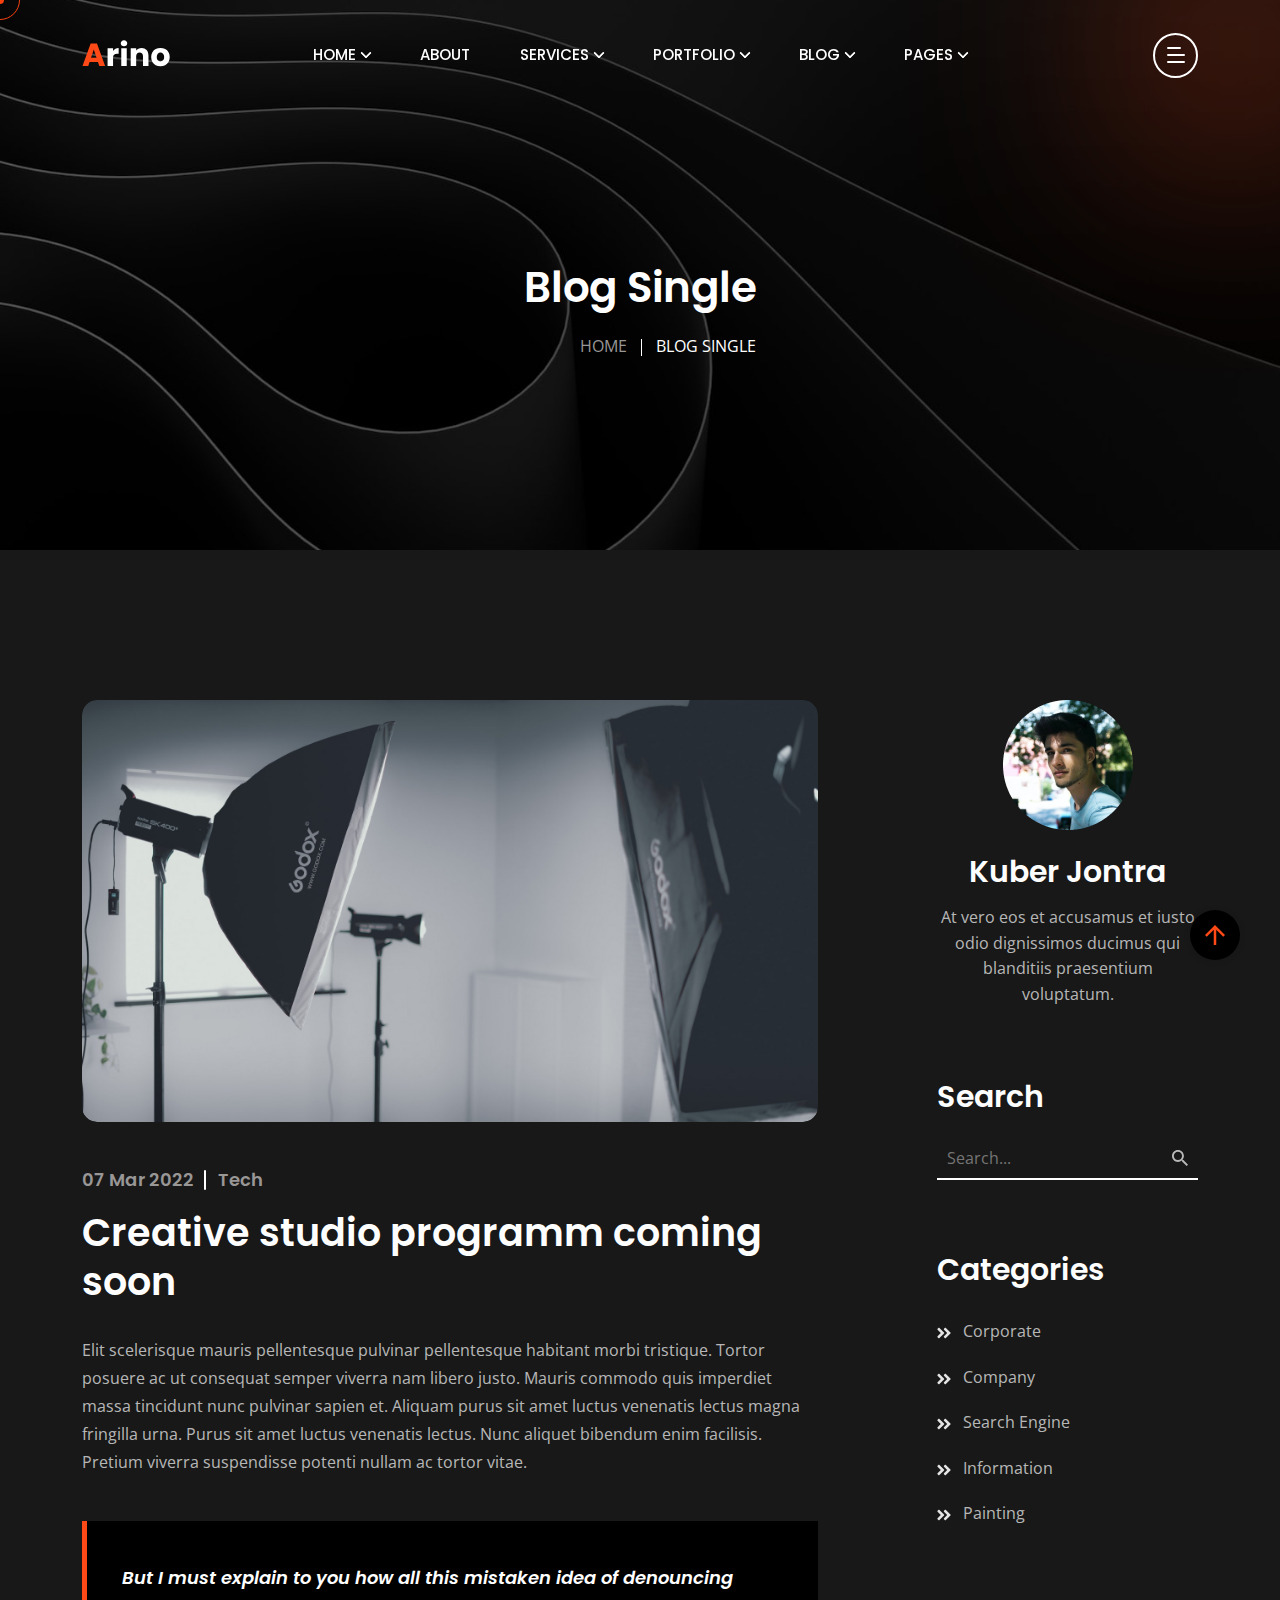
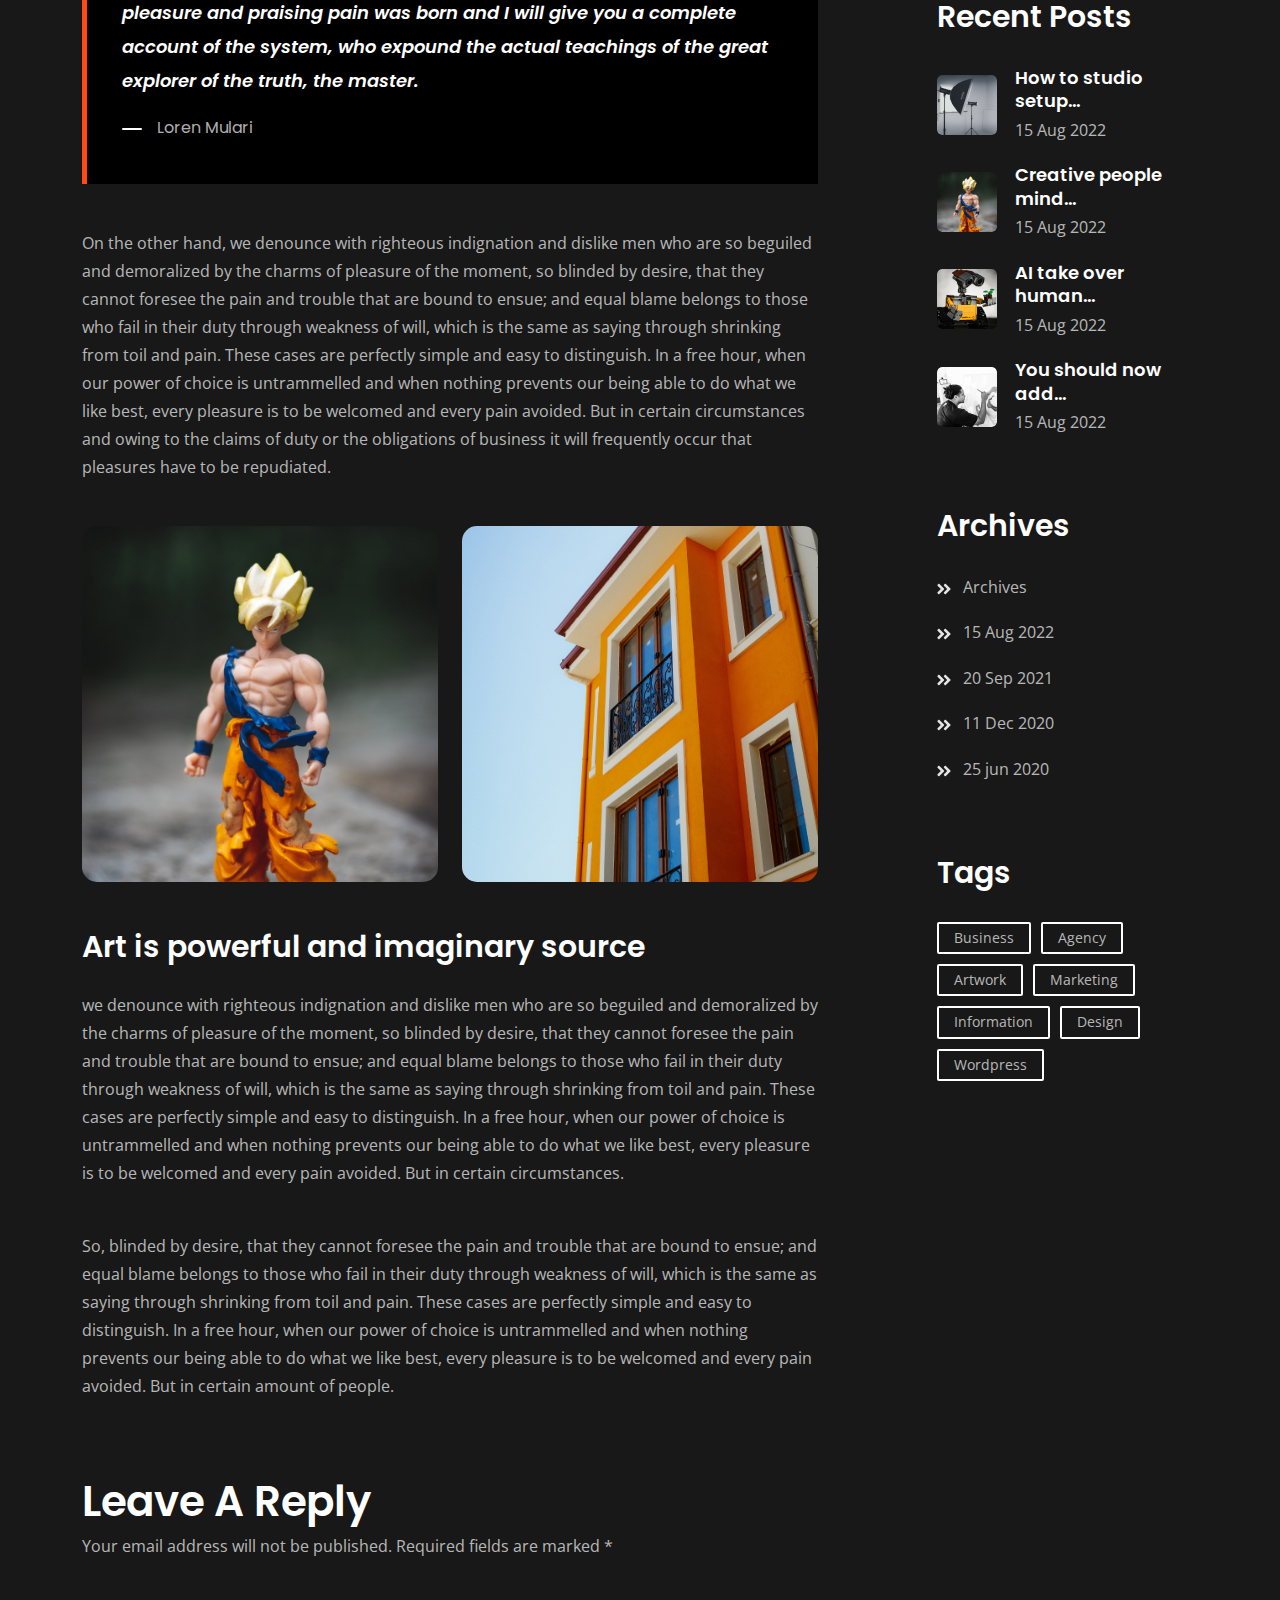
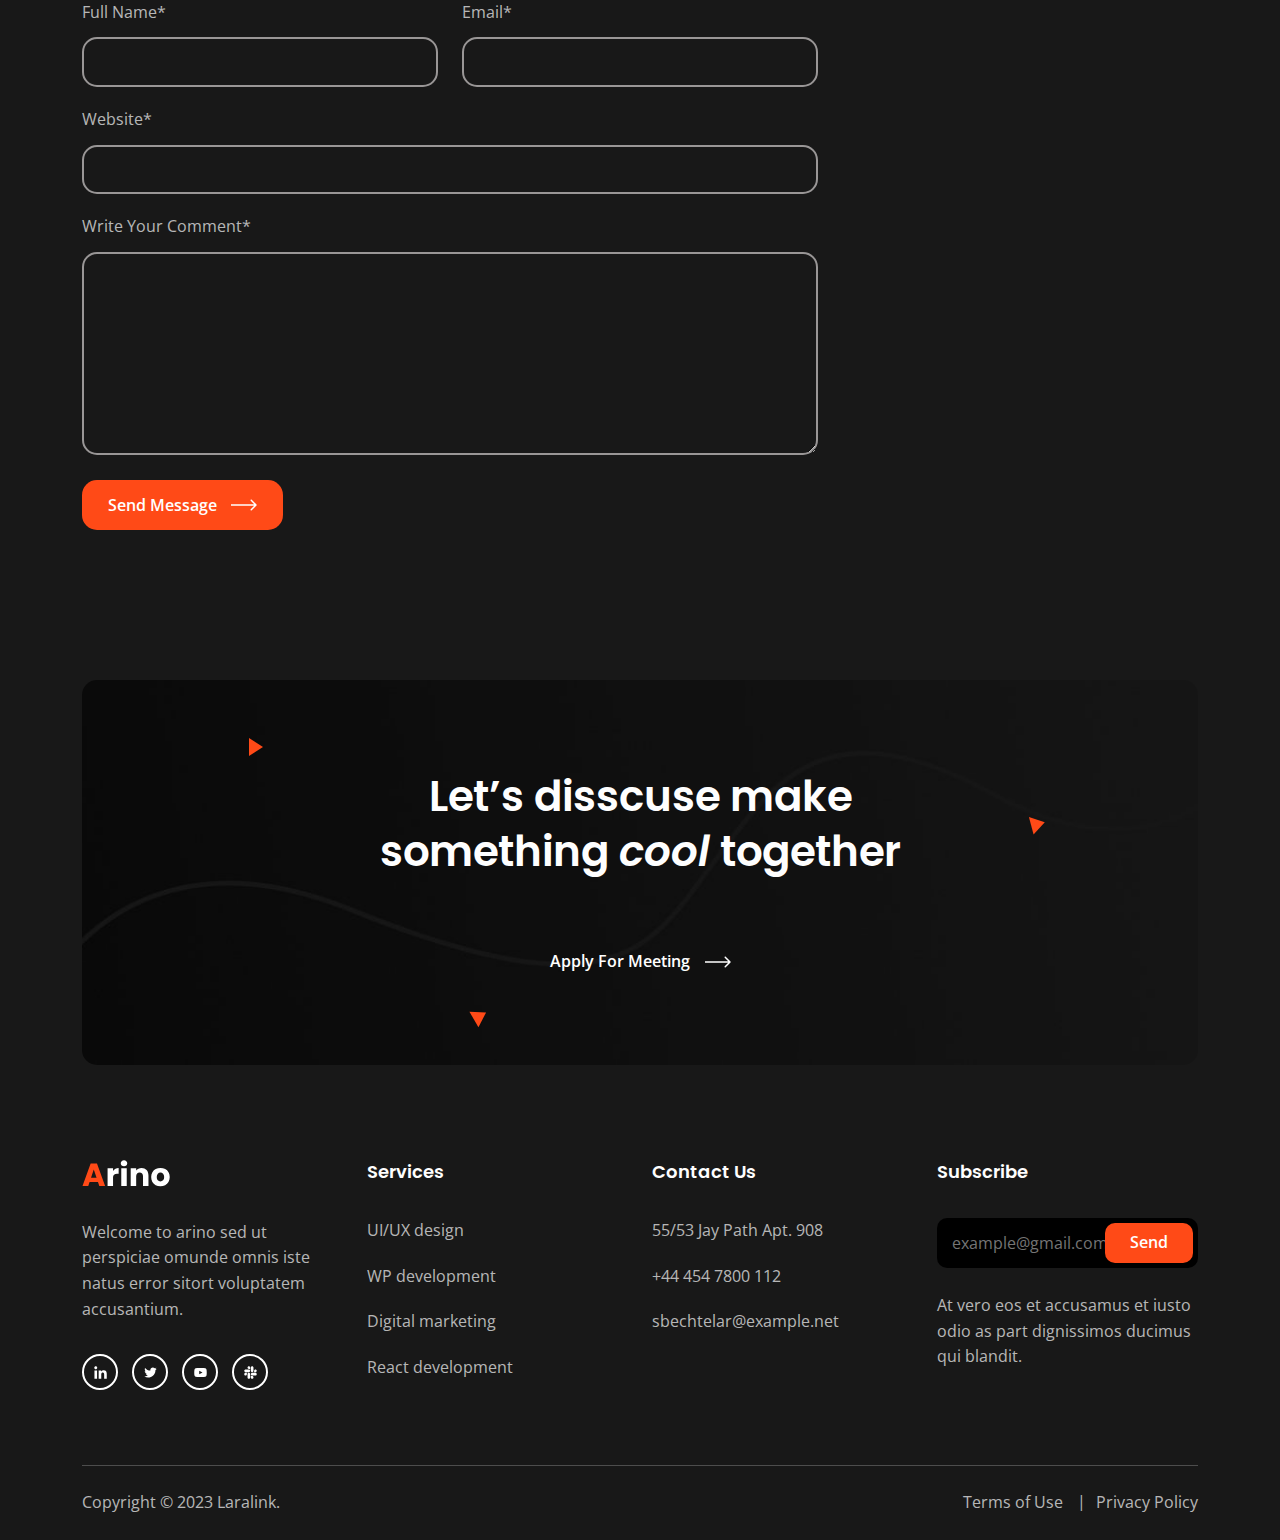
<file: Arino - Template/blog-details.html>
<!DOCTYPE html>
<html class="no-js" lang="en">
  <head>
    <!-- Meta Tags -->
    <meta charset="utf-8">
    <meta http-equiv="x-ua-compatible" content="ie=edge">
    <meta name="viewport" content="width=device-width, initial-scale=1">
    <meta name="author" content="Laralink">
    <!-- Favicon Icon -->
    <link rel="icon" href="assets/img/favicon.png">
    <!-- Site Title -->
    <title>Arino - Creative Agency Template</title>
    <link rel="stylesheet" href="assets/css/plugins/bootstrap.min.css">
    <link rel="stylesheet" href="assets/css/plugins/lightgallery.min.css">
    <link rel="stylesheet" href="assets/css/plugins/slick.css">
    <link rel="stylesheet" href="assets/css/plugins/lightgallery.min.css">
    <link rel="stylesheet" href="assets/css/plugins/animate.css">
    <link rel="stylesheet" href="assets/css/style.css">
  </head>
  <body>
    <div class="cs-preloader cs-center">
      <div class="cs-preloader_in"></div>
    </div>
    <!-- Start Header Section -->
    <header class="cs-site_header cs-style1 text-uppercase cs-sticky_header">
      <div class="cs-main_header">
        <div class="container">
          <div class="cs-main_header_in">
            <div class="cs-main_header_left">
              <a class="cs-site_branding" href="index.html">
                <img src="assets/img/logo.svg" alt="Logo">
              </a>
            </div>
            <div class="cs-main_header_center">
              <div class="cs-nav cs-primary_font cs-medium">
                <ul class="cs-nav_list">
                  <li class="menu-item-has-children cs-mega_menu">
                    <a href="index.html">Home</a>
                    <ul class="cs-mega_wrapper">
                      <li>
                        <ul>
                          <li>
                            <a href="index.html" class="cs-nav_list_img">
                              <img src="assets/img/demo/main-home.jpeg" alt="" />
                            </a>
                            <a href="index.html">Main Home</a>
                          </li>
                          <li>
                            <a href="showcase-portfolio.html" class="cs-nav_list_img">
                              <img src="assets/img/demo/showcase.jpeg" alt="" />
                            </a>
                            <a href="showcase-portfolio.html">Showcase Portfolio</a>
                          </li>
                        </ul>
                      </li>
                      <li>
                        <ul>
                          <li>
                            <a href="photography-agency.html" class="cs-nav_list_img">
                              <img src="assets/img/demo/photography-agency.jpeg" alt="" />
                            </a>
                            <a href="photography-agency.html">Photography Agency</a>
                          </li>
                          <li>
                            <a href="case-study-showcase.html" class="cs-nav_list_img">
                              <img src="assets/img/demo/case_study_showcase.jpeg" alt="" />
                            </a>
                            <a href="case-study-showcase.html">Case Study Showcase</a>
                          </li>
                        </ul>
                      </li>
                      <li>
                        <ul>
                          <li>
                            <a href="creative-portfolio.html" class="cs-nav_list_img">
                              <img src="assets/img/demo/portfolio.jpeg" alt="" />
                            </a>
                            <a href="creative-portfolio.html">Creative Portfolio</a>
                          </li>
                        </ul>
                      </li>
                      <li>
                        <ul>
                          <li>
                            <a href="digital-agency.html" class="cs-nav_list_img">
                              <img src="assets/img/demo/digital-agency.jpeg" alt="" />
                            </a>
                            <a href="digital-agency.html">Digital Agency</a>
                          </li>
                        </ul>
                      </li>
                      <li>
                        <ul>
                          <li>
                            <a href="marketing-agency.html" class="cs-nav_list_img">
                              <img src="assets/img/demo/marketing.jpeg" alt="" />
                            </a>
                            <a href="marketing-agency.html">Marketing Agency</a>
                          </li>
                        </ul>
                      </li>
                      <li>
                        <ul>
                          <li>
                            <a href="freelancer-agency.html" class="cs-nav_list_img">
                              <img src="assets/img/demo/freelancer-agency.jpeg" alt="" />
                              <span class="cs-header_badge">New</span>
                            </a>
                            <a href="freelancer-agency.html">Freelancing Agency</a>
                          </li>
                        </ul>
                      </li>
                      <li>
                        <ul>
                          <li>
                            <a href="https://arino-html-rtl.vercel.app" target="_blank" class="cs-nav_list_img">
                              <img src="assets/img/demo/rtl.jpeg" alt="" />
                              <span class="cs-header_badge">New</span>
                            </a>
                            <a href="https://arino-html-rtl.vercel.app" target="_blank">RTL Demo</a>
                          </li>
                        </ul>
                      </li>
                    </ul>
                  </li>
                  <li>
                    <a href="about.html">About</a>
                  </li>
                  <li class="menu-item-has-children">
                    <a href="service.html">Services</a>
                    <ul>
                      <li>
                        <a href="service.html">Services</a>
                      </li>
                      <li>
                        <a href="service-details.html">Service Details</a>
                      </li>
                    </ul>
                  </li>
                  <li class="menu-item-has-children">
                    <a href="portfolio.html">Portfolio</a>
                    <ul>
                      <li>
                        <a href="portfolio.html">Portfolio</a>
                      </li>
                      <li>
                        <a href="portfolio-details.html">Portfolio Details</a>
                      </li>
                    </ul>
                  </li>
                  <li class="menu-item-has-children">
                    <a href="blog.html">Blog</a>
                    <ul>
                      <li>
                        <a href="blog.html">Blog</a>
                      </li>
                      <li>
                        <a href="blog-details.html">Blog Details</a>
                      </li>
                    </ul>
                  </li>
                  <li class="menu-item-has-children">
                    <a href="#">Pages</a>
                    <ul>
                      <li>
                        <a href="contact.html">Contact</a>
                      </li>
                      <li>
                        <a href="team.html">Team</a>
                      </li>
                      <li>
                        <a href="team-details.html">Team Details</a>
                      </li>
                      <li>
                        <a href="case-study.html">Case Study Details</a>
                      </li>
                      <li>
                        <a href="faq.html">FAQ</a>
                      </li>
                    </ul>
                  </li>
                </ul>
              </div>
            </div>
            <div class="cs-main_header_right">
              <div class="cs-toolbox">
                <span class="cs-icon_btn">
                  <span class="cs-icon_btn_in">
                    <span></span>
                    <span></span>
                    <span></span>
                    <span></span>
                  </span>
                </span>
              </div>
            </div>
          </div>
        </div>
      </div>
    </header>
    <div class="cs-side_header">
      <button class="cs-close"></button>
      <div class="cs-side_header_overlay"></div>
      <div class="cs-side_header_in">
        <div class="cs-side_header_shape"></div>
        <a class="cs-site_branding" href="index.html">
          <img src="assets/img/footer_logo.svg" alt="Logo">
        </a>
        <div class="cs-side_header_box">
          <h2 class="cs-side_header_heading">Do you have a project in your <br> mind? Keep connect us. </h2>
        </div>
        <div class="cs-side_header_box">
          <h3 class="cs-side_header_title cs-primary_color">Contact Us</h3>
          <ul class="cs-contact_info cs-style1 cs-mp0">
            <li>
              <svg width="18" height="18" viewBox="0 0 18 18" fill="none" xmlns="http://www.w3.org/2000/svg">
                <path d="M17 12.5C15.75 12.5 14.55 12.3 13.43 11.93C13.08 11.82 12.69 11.9 12.41 12.17L10.21 14.37C7.38 12.93 5.06 10.62 3.62 7.79L5.82 5.58C6.1 5.31 6.18 4.92 6.07 4.57C5.7 3.45 5.5 2.25 5.5 1C5.5 0.45 5.05 0 4.5 0H1C0.45 0 0 0.45 0 1C0 10.39 7.61 18 17 18C17.55 18 18 17.55 18 17V13.5C18 12.95 17.55 12.5 17 12.5ZM9 0V10L12 7H18V0H9Z" fill="#FF4A17" />
              </svg>
              <span>+44 454 7800 112</span>
            </li>
            <li>
              <svg width="20" height="18" viewBox="0 0 20 18" fill="none" xmlns="http://www.w3.org/2000/svg">
                <path d="M20 6.98V16C20 17.1 19.1 18 18 18H2C0.9 18 0 17.1 0 16V4C0 2.9 0.9 2 2 2H12.1C12.04 2.32 12 2.66 12 3C12 4.48 12.65 5.79 13.67 6.71L10 9L2 4V6L10 11L15.3 7.68C15.84 7.88 16.4 8 17 8C18.13 8 19.16 7.61 20 6.98ZM14 3C14 4.66 15.34 6 17 6C18.66 6 20 4.66 20 3C20 1.34 18.66 0 17 0C15.34 0 14 1.34 14 3Z" fill="#FF4A17" />
              </svg>
              <span>infotech@arino.com</span>
            </li>
            <li>
              <svg width="14" height="20" viewBox="0 0 14 20" fill="none" xmlns="http://www.w3.org/2000/svg">
                <path d="M7 0C3.13 0 0 3.13 0 7C0 12.25 7 20 7 20C7 20 14 12.25 14 7C14 3.13 10.87 0 7 0ZM7 9.5C5.62 9.5 4.5 8.38 4.5 7C4.5 5.62 5.62 4.5 7 4.5C8.38 4.5 9.5 5.62 9.5 7C9.5 8.38 8.38 9.5 7 9.5Z" fill="#FF4A17" />
              </svg>
              <span>50 Wall Street Suite, 44150 <br>Ohio, United States </span>
            </li>
          </ul>
        </div>
        <div class="cs-side_header_box">
          <h3 class="cs-side_header_title cs-primary_color">Subscribe</h3>
          <div class="cs-newsletter cs-style1">
            <form action="#" class="cs-newsletter_form">
              <input type="email" class="cs-newsletter_input" placeholder="example@gmail.com">
              <button class="cs-newsletter_btn">
                <span>Send</span>
              </button>
            </form>
            <div class="cs-newsletter_text">At vero eos et accusamus et iusto odio as part dignissimos ducimus qui blandit.</div>
          </div>
        </div>
        <div class="cs-side_header_box">
          <div class="cs-social_btns cs-style1">
            <a href="#" class="cs-center">
              <svg width="15" height="15" viewBox="0 0 15 15" fill="none" xmlns="http://www.w3.org/2000/svg">
                <path d="M4.04799 13.7497H1.45647V5.4043H4.04799V13.7497ZM2.75084 4.2659C1.92215 4.2659 1.25 3.57952 1.25 2.75084C1.25 2.35279 1.40812 1.97105 1.68958 1.68958C1.97105 1.40812 2.35279 1.25 2.75084 1.25C3.14888 1.25 3.53063 1.40812 3.81209 1.68958C4.09355 1.97105 4.25167 2.35279 4.25167 2.75084C4.25167 3.57952 3.57924 4.2659 2.75084 4.2659ZM13.7472 13.7497H11.1613V9.68722C11.1613 8.71903 11.1417 7.4774 9.81389 7.4774C8.46652 7.4774 8.26004 8.5293 8.26004 9.61747V13.7497H5.67132V5.4043H8.15681V6.54269H8.19308C8.53906 5.887 9.38421 5.19503 10.6451 5.19503C13.2679 5.19503 13.75 6.92215 13.75 9.16546V13.7497H13.7472Z" fill="white"></path>
              </svg>
            </a>
            <a href="#" class="cs-center">
              <svg width="13" height="11" viewBox="0 0 13 11" fill="none" xmlns="http://www.w3.org/2000/svg">
                <path d="M11.4651 2.95396C11.4731 3.065 11.4731 3.17606 11.4731 3.2871C11.4731 6.67383 8.89535 10.5761 4.18402 10.5761C2.73255 10.5761 1.38421 10.1557 0.25 9.42608C0.456226 9.44986 0.654494 9.4578 0.868655 9.4578C2.06629 9.4578 3.16879 9.0533 4.04918 8.36326C2.92291 8.33946 1.97906 7.60183 1.65386 6.5866C1.81251 6.61038 1.97112 6.62624 2.1377 6.62624C2.36771 6.62624 2.59774 6.59451 2.81188 6.53901C1.63802 6.30105 0.757595 5.26996 0.757595 4.02472V3.99301C1.09864 4.18336 1.49524 4.30233 1.91558 4.31818C1.22554 3.85814 0.773464 3.07294 0.773464 2.1846C0.773464 1.70872 0.900344 1.27249 1.12244 0.891774C2.38355 2.44635 4.27919 3.46156 6.40481 3.57262C6.36516 3.38226 6.34136 3.184 6.34136 2.9857C6.34136 1.57388 7.4835 0.423828 8.90323 0.423828C9.64086 0.423828 10.3071 0.733156 10.7751 1.23284C11.354 1.1218 11.9093 0.907643 12.401 0.614185C12.2106 1.20906 11.8061 1.70875 11.2748 2.02598C11.7903 1.97049 12.29 1.82769 12.75 1.62942C12.4011 2.13702 11.9648 2.5891 11.4651 2.95396V2.95396Z" fill="white"></path>
              </svg>
            </a>
            <a href="#" class="cs-center">
              <svg width="13" height="9" viewBox="0 0 13 9" fill="none" xmlns="http://www.w3.org/2000/svg">
                <path d="M12.4888 1.48066C12.345 0.939353 11.9215 0.513038 11.3837 0.368362C10.4089 0.105469 6.5 0.105469 6.5 0.105469C6.5 0.105469 2.59116 0.105469 1.61633 0.368362C1.07853 0.513061 0.65496 0.939353 0.5112 1.48066C0.25 2.4618 0.25 4.50887 0.25 4.50887C0.25 4.50887 0.25 6.55595 0.5112 7.53709C0.65496 8.0784 1.07853 8.48695 1.61633 8.63163C2.59116 8.89452 6.5 8.89452 6.5 8.89452C6.5 8.89452 10.4088 8.89452 11.3837 8.63163C11.9215 8.48695 12.345 8.0784 12.4888 7.53709C12.75 6.55595 12.75 4.50887 12.75 4.50887C12.75 4.50887 12.75 2.4618 12.4888 1.48066V1.48066ZM5.22158 6.36746V2.65029L8.48861 4.50892L5.22158 6.36746V6.36746Z" fill="white"></path>
              </svg>
            </a>
            <a href="#" class="cs-center">
              <svg width="13" height="13" viewBox="0 0 13 13" fill="none" xmlns="http://www.w3.org/2000/svg">
                <path d="M2.87612 8.149C2.87612 8.87165 2.28571 9.46205 1.56306 9.46205C0.840402 9.46205 0.25 8.87165 0.25 8.149C0.25 7.42634 0.840402 6.83594 1.56306 6.83594H2.87612V8.149ZM3.53795 8.149C3.53795 7.42634 4.12835 6.83594 4.851 6.83594C5.57366 6.83594 6.16406 7.42634 6.16406 8.149V11.4369C6.16406 12.1596 5.57366 12.75 4.851 12.75C4.12835 12.75 3.53795 12.1596 3.53795 11.4369V8.149ZM4.851 2.87612C4.12835 2.87612 3.53795 2.28571 3.53795 1.56306C3.53795 0.840402 4.12835 0.25 4.851 0.25C5.57366 0.25 6.16406 0.840402 6.16406 1.56306V2.87612H4.851V2.87612ZM4.851 3.53795C5.57366 3.53795 6.16406 4.12835 6.16406 4.851C6.16406 5.57366 5.57366 6.16406 4.851 6.16406H1.56306C0.840402 6.16406 0.25 5.57366 0.25 4.851C0.25 4.12835 0.840402 3.53795 1.56306 3.53795H4.851V3.53795ZM10.1239 4.851C10.1239 4.12835 10.7143 3.53795 11.4369 3.53795C12.1596 3.53795 12.75 4.12835 12.75 4.851C12.75 5.57366 12.1596 6.16406 11.4369 6.16406H10.1239V4.851V4.851ZM9.46205 4.851C9.46205 5.57366 8.87165 6.16406 8.149 6.16406C7.42634 6.16406 6.83594 5.57366 6.83594 4.851V1.56306C6.83594 0.840402 7.42634 0.25 8.149 0.25C8.87165 0.25 9.46205 0.840402 9.46205 1.56306V4.851V4.851ZM8.149 10.1239C8.87165 10.1239 9.46205 10.7143 9.46205 11.4369C9.46205 12.1596 8.87165 12.75 8.149 12.75C7.42634 12.75 6.83594 12.1596 6.83594 11.4369V10.1239H8.149ZM8.149 9.46205C7.42634 9.46205 6.83594 8.87165 6.83594 8.149C6.83594 7.42634 7.42634 6.83594 8.149 6.83594H11.4369C12.1596 6.83594 12.75 7.42634 12.75 8.149C12.75 8.87165 12.1596 9.46205 11.4369 9.46205H8.149Z" fill="white"></path>
              </svg>
            </a>
          </div>
        </div>
      </div>
    </div>
    <!-- End Header Section -->
    <!-- Start Hero -->
    <div class="cs-page_heading cs-style1 cs-center text-center cs-bg" data-src="assets/img/blog_details_hero_bg.jpeg">
      <div class="container">
        <div class="cs-page_heading_in">
          <h1 class="cs-page_title cs-font_50 cs-white_color">Blog Single</h1>
          <ol class="breadcrumb text-uppercase">
            <li class="breadcrumb-item">
              <a href="index.html">Home</a>
            </li>
            <li class="breadcrumb-item active">Blog Single</li>
          </ol>
        </div>
      </div>
    </div>
    <!-- End Hero -->
    <div class="cs-height_150 cs-height_lg_80"></div>
    <!-- Start Blogs -->
    <section>
      <div class="container">
        <div class="row">
          <div class="col-lg-8">
            <div class="cs-post cs-style2">
              <div class="cs-post_thumb cs-radius_15">
                <img src="assets/img/post_5.jpeg" alt="Post" class="w-100 cs-radius_15">
              </div>
              <div class="cs-post_info">
                <div class="cs-post_meta cs-style1 cs-ternary_color cs-semi_bold cs-primary_font">
                  <span class="cs-posted_by">07 Mar 2022</span>
                  <a href="#" class="cs-post_avatar">Tech</a>
                </div>
                <h2 class="cs-post_title">Creative studio programm coming soon</h2>
                <p>Elit scelerisque mauris pellentesque pulvinar pellentesque habitant morbi tristique. Tortor posuere ac ut consequat semper viverra nam libero justo. Mauris commodo quis imperdiet massa tincidunt nunc pulvinar sapien et. Aliquam purus sit amet luctus venenatis lectus magna fringilla urna. Purus sit amet luctus venenatis lectus. Nunc aliquet bibendum enim facilisis. Pretium viverra suspendisse potenti nullam ac tortor vitae.</p>
                <blockquote class="cs-primary_font"> But I must explain to you how all this mistaken idea of denouncing pleasure and praising pain was born and I will give you a complete account of the system, who expound the actual teachings of the great explorer of the truth, the master. <small>Loren Mulari</small>
                </blockquote>
                <p>On the other hand, we denounce with righteous indignation and dislike men who are so beguiled and demoralized by the charms of pleasure of the moment, so blinded by desire, that they cannot foresee the pain and trouble that are bound to ensue; and equal blame belongs to those who fail in their duty through weakness of will, which is the same as saying through shrinking from toil and pain. These cases are perfectly simple and easy to distinguish. In a free hour, when our power of choice is untrammelled and when nothing prevents our being able to do what we like best, every pleasure is to be welcomed and every pain avoided. But in certain circumstances and owing to the claims of duty or the obligations of business it will frequently occur that pleasures have to be repudiated.</p>
                <div class="row">
                  <div class="col-md-6">
                    <img src="assets/img/blog_details_img_1.jpeg" alt="Blog Details" class="cs-radius_15 w-100">
                    <div class="cs-height_45 cs-height_lg_45"></div>
                  </div>
                  <div class="col-md-6">
                    <img src="assets/img/blog_details_img_2.jpeg" alt="Blog Details" class="cs-radius_15 w-100">
                    <div class="cs-height_45 cs-height_lg_45"></div>
                  </div>
                </div>
                <h3>Art is powerful and imaginary source</h3>
                <p>we denounce with righteous indignation and dislike men who are so beguiled and demoralized by the charms of pleasure of the moment, so blinded by desire, that they cannot foresee the pain and trouble that are bound to ensue; and equal blame belongs to those who fail in their duty through weakness of will, which is the same as saying through shrinking from toil and pain. These cases are perfectly simple and easy to distinguish. In a free hour, when our power of choice is untrammelled and when nothing prevents our being able to do what we like best, every pleasure is to be welcomed and every pain avoided. But in certain circumstances.</p>
                <p>So, blinded by desire, that they cannot foresee the pain and trouble that are bound to ensue; and equal blame belongs to those who fail in their duty through weakness of will, which is the same as saying through shrinking from toil and pain. These cases are perfectly simple and easy to distinguish. In a free hour, when our power of choice is untrammelled and when nothing prevents our being able to do what we like best, every pleasure is to be welcomed and every pain avoided. But in certain amount of people.</p>
              </div>
            </div>
            <div class="cs-height_30 cs-height_lg_30"></div>
            <h2 class="cs-font_50 cs-m0">Leave A Reply</h2>
            <div class="cs-height_5 cs-height_lg_5"></div>
            <p class="cs-m0">Your email address will not be published. Required fields are marked *</p>
            <div class="cs-height_40 cs-height_lg_30"></div>
            <form action="#" class="row">
              <div class="col-lg-6">
                <label>Full Name*</label>
                <input type="text" class="cs-form_field">
                <div class="cs-height_20 cs-height_lg_20"></div>
              </div>
              <div class="col-lg-6">
                <label>Email*</label>
                <input type="text" class="cs-form_field">
                <div class="cs-height_20 cs-height_lg_20"></div>
              </div>
              <div class="col-lg-12">
                <label>Website*</label>
                <input type="text" class="cs-form_field">
                <div class="cs-height_20 cs-height_lg_20"></div>
              </div>
              <div class="col-lg-12">
                <label>Write Your Comment*</label>
                <textarea cols="30" rows="7" class="cs-form_field"></textarea>
                <div class="cs-height_25 cs-height_lg_25"></div>
              </div>
              <div class="col-lg-12">
                <button class="cs-btn cs-style1">
                  <span>Send Message</span>
                  <svg width="26" height="12" viewBox="0 0 26 12" fill="none" xmlns="http://www.w3.org/2000/svg">
                    <path d="M25.5303 6.53033C25.8232 6.23744 25.8232 5.76256 25.5303 5.46967L20.7574 0.696699C20.4645 0.403806 19.9896 0.403806 19.6967 0.696699C19.4038 0.989593 19.4038 1.46447 19.6967 1.75736L23.9393 6L19.6967 10.2426C19.4038 10.5355 19.4038 11.0104 19.6967 11.3033C19.9896 11.5962 20.4645 11.5962 20.7574 11.3033L25.5303 6.53033ZM0 6.75H25V5.25H0V6.75Z" fill="currentColor" />
                  </svg>
                </button>
              </div>
            </form>
          </div>
          <div class="col-xl-3 col-lg-4 offset-xl-1">
            <div class="cs-height_0 cs-height_lg_80"></div>
            <div class="cs-sidebar cs-right_sidebar cs-accent_5_bg_2">
              <div class="cs-sidebar_item author_search text-center">
                <div class="cs-author_card">
                  <img src="assets/img/avatar_1.png" alt="Aauthor">
                  <h3>Kuber Jontra</h3>
                  <p>At vero eos et accusamus et iusto odio dignissimos ducimus qui blanditiis praesentium voluptatum.</p>
                </div>
              </div>
              <div class="cs-sidebar_item widget_search">
                <h4 class="cs-sidebar_widget_title">Search</h4>
                <form class="cs-sidebar_search" action="#">
                  <input type="text" placeholder="Search...">
                  <button class="cs-sidebar_search_btn">
                    <svg width="16" height="16" viewBox="0 0 16 16" fill="none" xmlns="http://www.w3.org/2000/svg">
                      <path d="M11.4351 10.0629H10.7124L10.4563 9.81589C11.3528 8.77301 11.8925 7.4191 11.8925 5.94625C11.8925 2.66209 9.23042 0 5.94625 0C2.66209 0 0 2.66209 0 5.94625C0 9.23042 2.66209 11.8925 5.94625 11.8925C7.4191 11.8925 8.77301 11.3528 9.81589 10.4563L10.0629 10.7124V11.4351L14.6369 16L16 14.6369L11.4351 10.0629ZM5.94625 10.0629C3.66838 10.0629 1.82962 8.22413 1.82962 5.94625C1.82962 3.66838 3.66838 1.82962 5.94625 1.82962C8.22413 1.82962 10.0629 3.66838 10.0629 5.94625C10.0629 8.22413 8.22413 10.0629 5.94625 10.0629Z" fill="currentColor" />
                    </svg>
                  </button>
                </form>
              </div>
              <div class="cs-sidebar_item widget_categories">
                <h4 class="cs-sidebar_widget_title">Categories</h4>
                <ul>
                  <li class="cat-item">
                    <a href="#">Corporate</a>
                  </li>
                  <li class="cat-item">
                    <a href="#">Company</a>
                  </li>
                  <li class="cat-item">
                    <a href="#">Search Engine</a>
                  </li>
                  <li class="cat-item">
                    <a href="#">Information</a>
                  </li>
                  <li class="cat-item">
                    <a href="#">Painting</a>
                  </li>
                </ul>
              </div>
              <div class="cs-sidebar_item">
                <h4 class="cs-sidebar_widget_title">Recent Posts</h4>
                <ul class="cs-recent_posts">
                  <li>
                    <div class="cs-recent_post">
                      <a href="#" class="cs-recent_post_thumb">
                        <div class="cs-recent_post_thumb_in cs-bg" data-src="assets/img/recent_post_1.jpeg"></div>
                      </a>
                      <div class="cs-recent_post_info">
                        <h3 class="cs-recent_post_title">
                          <a href="#">How to studio setup...</a>
                        </h3>
                        <div class="cs-recent_post_date cs-primary_40_color">15 Aug 2022</div>
                      </div>
                    </div>
                  </li>
                  <li>
                    <div class="cs-recent_post">
                      <a href="#" class="cs-recent_post_thumb">
                        <div class="cs-recent_post_thumb_in cs-bg" data-src="assets/img/recent_post_2.jpeg"></div>
                      </a>
                      <div class="cs-recent_post_info">
                        <h3 class="cs-recent_post_title">
                          <a href="#">Creative people mind...</a>
                        </h3>
                        <div class="cs-recent_post_date cs-primary_40_color">15 Aug 2022</div>
                      </div>
                    </div>
                  </li>
                  <li>
                    <div class="cs-recent_post">
                      <a href="#" class="cs-recent_post_thumb">
                        <div class="cs-recent_post_thumb_in cs-bg" data-src="assets/img/recent_post_3.jpeg"></div>
                      </a>
                      <div class="cs-recent_post_info">
                        <h3 class="cs-recent_post_title">
                          <a href="#">AI take over human...</a>
                        </h3>
                        <div class="cs-recent_post_date cs-primary_40_color">15 Aug 2022</div>
                      </div>
                    </div>
                  </li>
                  <li>
                    <div class="cs-recent_post">
                      <a href="#" class="cs-recent_post_thumb">
                        <div class="cs-recent_post_thumb_in cs-bg" data-src="assets/img/recent_post_4.jpeg"></div>
                      </a>
                      <div class="cs-recent_post_info">
                        <h3 class="cs-recent_post_title">
                          <a href="#">You should now add...</a>
                        </h3>
                        <div class="cs-recent_post_date cs-primary_40_color">15 Aug 2022</div>
                      </div>
                    </div>
                  </li>
                </ul>
              </div>
              <div class="cs-sidebar_item widget_archive">
                <h4 class="cs-sidebar_widget_title">Archives</h4>
                <ul>
                  <li>
                    <a href="#">Archives</a>
                  </li>
                  <li>
                    <a href="#">15 Aug 2022</a>
                  </li>
                  <li>
                    <a href="#">20 Sep 2021</a>
                  </li>
                  <li>
                    <a href="#">11 Dec 2020</a>
                  </li>
                  <li>
                    <a href="#">25 jun 2020</a>
                  </li>
                </ul>
              </div>
              <div class="cs-sidebar_item widget_tag_cloud">
                <h4 class="cs-sidebar_widget_title">Tags</h4>
                <div class="tagcloud">
                  <a href="#" class="tag-cloud-link">Business</a>
                  <a href="#" class="tag-cloud-link">Agency</a>
                  <a href="#" class="tag-cloud-link">Artwork</a>
                  <a href="#" class="tag-cloud-link">Marketing</a>
                  <a href="#" class="tag-cloud-link">Information</a>
                  <a href="#" class="tag-cloud-link">Design</a>
                  <a href="#" class="tag-cloud-link">Wordpress</a>
                </div>
              </div>
            </div>
          </div>
        </div>
      </div>
    </section>
    <!-- End Blogs -->
    <div class="cs-height_150 cs-height_lg_80"></div>
    <!-- Start CTA -->
    <section>
      <div class="container">
        <div class="cs-cta cs-style1 cs-bg text-center cs-shape_wrap_1 cs-position_1" data-src="assets/img/cta_bg.jpeg">
          <div class="cs-shape_1"></div>
          <div class="cs-shape_1"></div>
          <div class="cs-shape_1"></div>
          <div class="cs-cta_in">
            <h2 class="cs-cta_title cs-semi_bold cs-m0">Let’s disscuse make <br>something <i>cool</i> together </h2>
            <div class="cs-height_70 cs-height_lg_30"></div>
            <a href="contact.html" class="cs-text_btn">
              <span>Apply For Meeting</span>
              <svg width="26" height="12" viewBox="0 0 26 12" fill="none" xmlns="http://www.w3.org/2000/svg">
                <path d="M25.5307 6.53033C25.8236 6.23744 25.8236 5.76256 25.5307 5.46967L20.7577 0.696699C20.4648 0.403806 19.99 0.403806 19.6971 0.696699C19.4042 0.989593 19.4042 1.46447 19.6971 1.75736L23.9397 6L19.6971 10.2426C19.4042 10.5355 19.4042 11.0104 19.6971 11.3033C19.99 11.5962 20.4648 11.5962 20.7577 11.3033L25.5307 6.53033ZM0.000366211 6.75H25.0004V5.25H0.000366211V6.75Z" fill="currentColor" />
              </svg>
            </a>
          </div>
        </div>
      </div>
    </section>
    <!-- End CTA -->
    <!-- Start Footer -->
    <footer class="cs-fooer">
      <div class="cs-fooer_main">
        <div class="container">
          <div class="row">
            <div class="col-lg-3 col-sm-6">
              <div class="cs-footer_item">
                <div class="cs-text_widget">
                  <img src="assets/img/footer_logo.svg" alt="">
                  <p>Welcome to arino sed ut perspiciae omunde omnis iste natus error sitort voluptatem accusantium.</p>
                </div>
                <div class="cs-social_btns cs-style1">
                  <a href="#" class="cs-center">
                    <svg width="15" height="15" viewBox="0 0 15 15" fill="none" xmlns="http://www.w3.org/2000/svg">
                      <path d="M4.04799 13.7497H1.45647V5.4043H4.04799V13.7497ZM2.75084 4.2659C1.92215 4.2659 1.25 3.57952 1.25 2.75084C1.25 2.35279 1.40812 1.97105 1.68958 1.68958C1.97105 1.40812 2.35279 1.25 2.75084 1.25C3.14888 1.25 3.53063 1.40812 3.81209 1.68958C4.09355 1.97105 4.25167 2.35279 4.25167 2.75084C4.25167 3.57952 3.57924 4.2659 2.75084 4.2659ZM13.7472 13.7497H11.1613V9.68722C11.1613 8.71903 11.1417 7.4774 9.81389 7.4774C8.46652 7.4774 8.26004 8.5293 8.26004 9.61747V13.7497H5.67132V5.4043H8.15681V6.54269H8.19308C8.53906 5.887 9.38421 5.19503 10.6451 5.19503C13.2679 5.19503 13.75 6.92215 13.75 9.16546V13.7497H13.7472Z" fill="white" />
                    </svg>
                  </a>
                  <a href="#" class="cs-center">
                    <svg width="13" height="11" viewBox="0 0 13 11" fill="none" xmlns="http://www.w3.org/2000/svg">
                      <path d="M11.4651 2.95396C11.4731 3.065 11.4731 3.17606 11.4731 3.2871C11.4731 6.67383 8.89535 10.5761 4.18402 10.5761C2.73255 10.5761 1.38421 10.1557 0.25 9.42608C0.456226 9.44986 0.654494 9.4578 0.868655 9.4578C2.06629 9.4578 3.16879 9.0533 4.04918 8.36326C2.92291 8.33946 1.97906 7.60183 1.65386 6.5866C1.81251 6.61038 1.97112 6.62624 2.1377 6.62624C2.36771 6.62624 2.59774 6.59451 2.81188 6.53901C1.63802 6.30105 0.757595 5.26996 0.757595 4.02472V3.99301C1.09864 4.18336 1.49524 4.30233 1.91558 4.31818C1.22554 3.85814 0.773464 3.07294 0.773464 2.1846C0.773464 1.70872 0.900344 1.27249 1.12244 0.891774C2.38355 2.44635 4.27919 3.46156 6.40481 3.57262C6.36516 3.38226 6.34136 3.184 6.34136 2.9857C6.34136 1.57388 7.4835 0.423828 8.90323 0.423828C9.64086 0.423828 10.3071 0.733156 10.7751 1.23284C11.354 1.1218 11.9093 0.907643 12.401 0.614185C12.2106 1.20906 11.8061 1.70875 11.2748 2.02598C11.7903 1.97049 12.29 1.82769 12.75 1.62942C12.4011 2.13702 11.9648 2.5891 11.4651 2.95396V2.95396Z" fill="white" />
                    </svg>
                  </a>
                  <a href="#" class="cs-center">
                    <svg width="13" height="9" viewBox="0 0 13 9" fill="none" xmlns="http://www.w3.org/2000/svg">
                      <path d="M12.4888 1.48066C12.345 0.939353 11.9215 0.513038 11.3837 0.368362C10.4089 0.105469 6.5 0.105469 6.5 0.105469C6.5 0.105469 2.59116 0.105469 1.61633 0.368362C1.07853 0.513061 0.65496 0.939353 0.5112 1.48066C0.25 2.4618 0.25 4.50887 0.25 4.50887C0.25 4.50887 0.25 6.55595 0.5112 7.53709C0.65496 8.0784 1.07853 8.48695 1.61633 8.63163C2.59116 8.89452 6.5 8.89452 6.5 8.89452C6.5 8.89452 10.4088 8.89452 11.3837 8.63163C11.9215 8.48695 12.345 8.0784 12.4888 7.53709C12.75 6.55595 12.75 4.50887 12.75 4.50887C12.75 4.50887 12.75 2.4618 12.4888 1.48066V1.48066ZM5.22158 6.36746V2.65029L8.48861 4.50892L5.22158 6.36746V6.36746Z" fill="white" />
                    </svg>
                  </a>
                  <a href="#" class="cs-center">
                    <svg width="13" height="13" viewBox="0 0 13 13" fill="none" xmlns="http://www.w3.org/2000/svg">
                      <path d="M2.87612 8.149C2.87612 8.87165 2.28571 9.46205 1.56306 9.46205C0.840402 9.46205 0.25 8.87165 0.25 8.149C0.25 7.42634 0.840402 6.83594 1.56306 6.83594H2.87612V8.149ZM3.53795 8.149C3.53795 7.42634 4.12835 6.83594 4.851 6.83594C5.57366 6.83594 6.16406 7.42634 6.16406 8.149V11.4369C6.16406 12.1596 5.57366 12.75 4.851 12.75C4.12835 12.75 3.53795 12.1596 3.53795 11.4369V8.149ZM4.851 2.87612C4.12835 2.87612 3.53795 2.28571 3.53795 1.56306C3.53795 0.840402 4.12835 0.25 4.851 0.25C5.57366 0.25 6.16406 0.840402 6.16406 1.56306V2.87612H4.851V2.87612ZM4.851 3.53795C5.57366 3.53795 6.16406 4.12835 6.16406 4.851C6.16406 5.57366 5.57366 6.16406 4.851 6.16406H1.56306C0.840402 6.16406 0.25 5.57366 0.25 4.851C0.25 4.12835 0.840402 3.53795 1.56306 3.53795H4.851V3.53795ZM10.1239 4.851C10.1239 4.12835 10.7143 3.53795 11.4369 3.53795C12.1596 3.53795 12.75 4.12835 12.75 4.851C12.75 5.57366 12.1596 6.16406 11.4369 6.16406H10.1239V4.851V4.851ZM9.46205 4.851C9.46205 5.57366 8.87165 6.16406 8.149 6.16406C7.42634 6.16406 6.83594 5.57366 6.83594 4.851V1.56306C6.83594 0.840402 7.42634 0.25 8.149 0.25C8.87165 0.25 9.46205 0.840402 9.46205 1.56306V4.851V4.851ZM8.149 10.1239C8.87165 10.1239 9.46205 10.7143 9.46205 11.4369C9.46205 12.1596 8.87165 12.75 8.149 12.75C7.42634 12.75 6.83594 12.1596 6.83594 11.4369V10.1239H8.149ZM8.149 9.46205C7.42634 9.46205 6.83594 8.87165 6.83594 8.149C6.83594 7.42634 7.42634 6.83594 8.149 6.83594H11.4369C12.1596 6.83594 12.75 7.42634 12.75 8.149C12.75 8.87165 12.1596 9.46205 11.4369 9.46205H8.149Z" fill="white" />
                    </svg>
                  </a>
                </div>
              </div>
            </div>
            <div class="col-lg-3 col-sm-6">
              <div class="cs-footer_item">
                <h2 class="cs-widget_title">Services</h2>
                <ul class="cs-menu_widget cs-mp0">
                  <li>
                    <a href="service-details.html">UI/UX design</a>
                  </li>
                  <li>
                    <a href="service-details.html">WP development</a>
                  </li>
                  <li>
                    <a href="service-details.html">Digital marketing</a>
                  </li>
                  <li>
                    <a href="service-details.html">React development</a>
                  </li>
                </ul>
              </div>
            </div>
            <div class="col-lg-3 col-sm-6">
              <div class="cs-footer_item">
                <h2 class="cs-widget_title">Contact Us</h2>
                <ul class="cs-menu_widget cs-mp0">
                  <li>55/53 Jay Path Apt. 908</li>
                  <li>+44 454 7800 112</li>
                  <li>sbechtelar@example.net</li>
                </ul>
              </div>
            </div>
            <div class="col-lg-3 col-sm-6">
              <div class="cs-footer_item">
                <h2 class="cs-widget_title">Subscribe</h2>
                <div class="cs-newsletter cs-style1">
                  <form action="#" class="cs-newsletter_form">
                    <input type="email" class="cs-newsletter_input" placeholder="example@gmail.com">
                    <button class="cs-newsletter_btn">
                      <span>Send</span>
                    </button>
                  </form>
                  <div class="cs-newsletter_text">At vero eos et accusamus et iusto odio as part dignissimos ducimus qui blandit.</div>
                </div>
              </div>
            </div>
          </div>
        </div>
      </div>
      <div class="container">
        <div class="cs-bottom_footer">
          <div class="cs-bottom_footer_left">
            <div class="cs-copyright">Copyright © 2023 Laralink.</div>
          </div>
          <div class="cs-bottom_footer_right">
            <ul class="cs-footer_links cs-mp0">
              <li>
                <a href="">Terms of Use</a>
              </li>
              <li>
                <a href="">Privacy Policy</a>
              </li>
            </ul>
          </div>
        </div>
      </div>
    </footer>
    <!-- End Footer -->
    <span class="cs-scrollup">
      <svg width="20" height="20" viewBox="0 0 20 20" fill="none" xmlns="http://www.w3.org/2000/svg">
        <path d="M0 10L1.7625 11.7625L8.75 4.7875V20H11.25V4.7875L18.225 11.775L20 10L10 0L0 10Z" fill="currentColor" />
      </svg>
    </span>
    <!-- Start Video Popup -->
    <div class="cs-video_popup">
      <div class="cs-video_popup_overlay"></div>
      <div class="cs-video_popup_content">
        <div class="cs-video_popup_layer"></div>
        <div class="cs-video_popup_container">
          <div class="cs-video_popup_align">
            <div class="embed-responsive embed-responsive-16by9">
              <iframe class="embed-responsive-item" src="about:blank"></iframe>
            </div>
          </div>
          <div class="cs-video_popup_close"></div>
        </div>
      </div>
    </div>
    <!-- End Video Popup -->
    <!-- Script -->
    <script src="assets/js/plugins/jquery-3.6.0.min.js"></script>
    <script src="assets/js/plugins/isotope.pkg.min.js"></script>
    <script src="assets/js/plugins/jquery.slick.min.js"></script>
    <script src="assets/js/plugins/jquery.counter.min.js"></script>
    <script src="assets/js/plugins/lightgallery.min.js"></script>
    <script src="assets/js/plugins/wow.min.js"></script>
    <script src="assets/js/plugins/gsap.min.js"></script>
    <script src="assets/js/main.js"></script>
  </body>
</html>
</file>
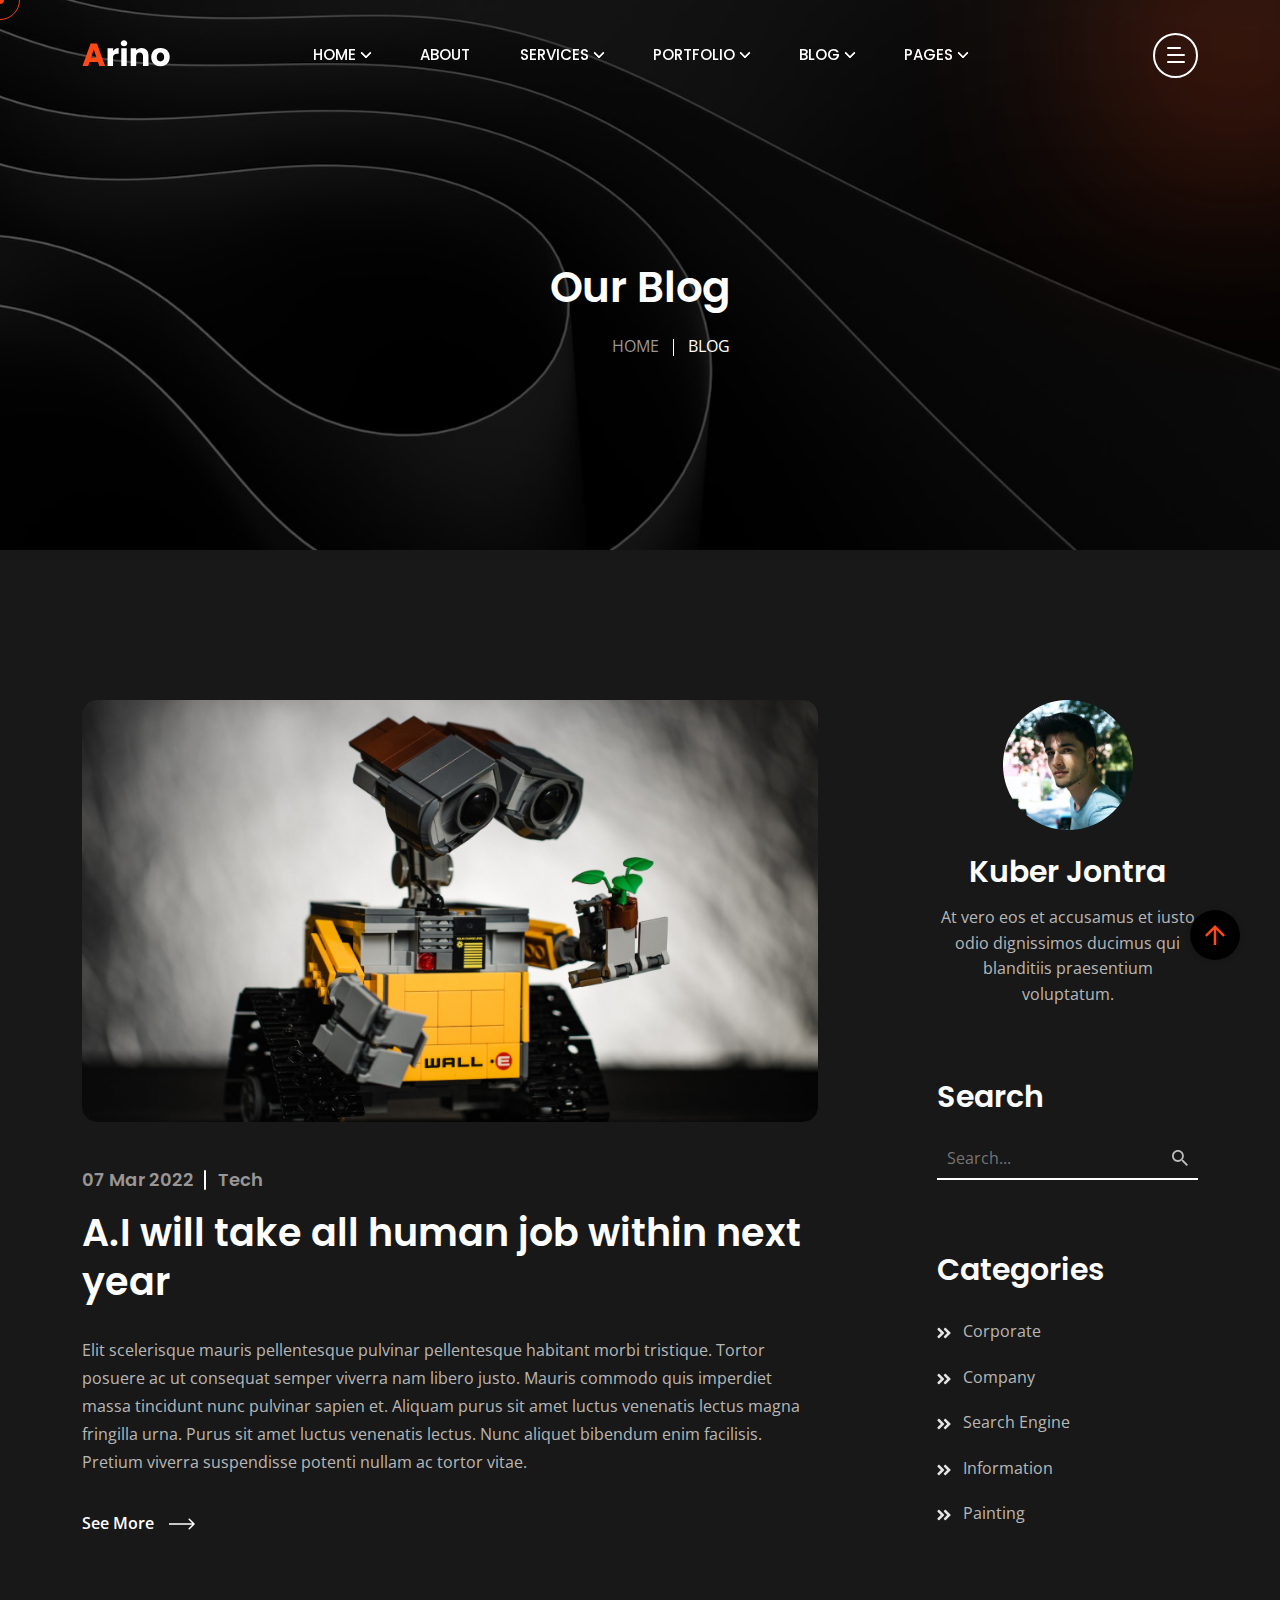
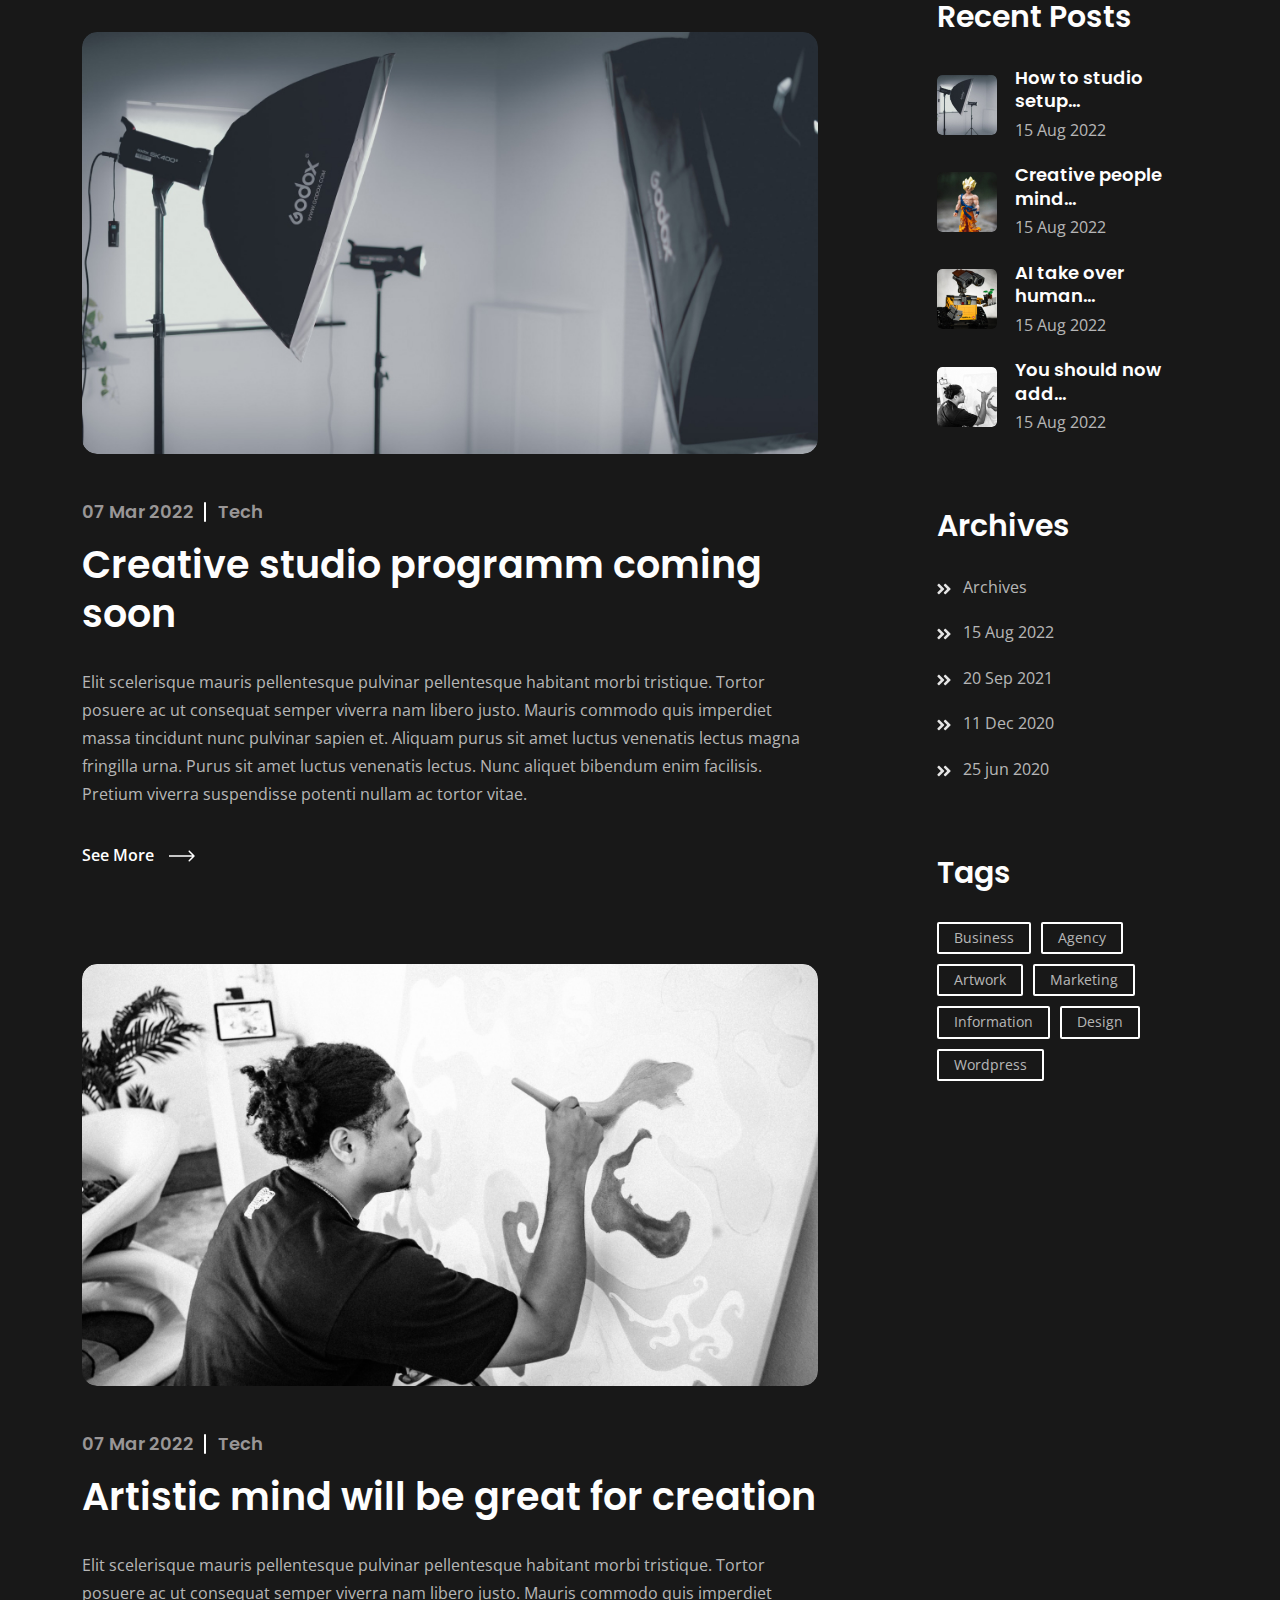
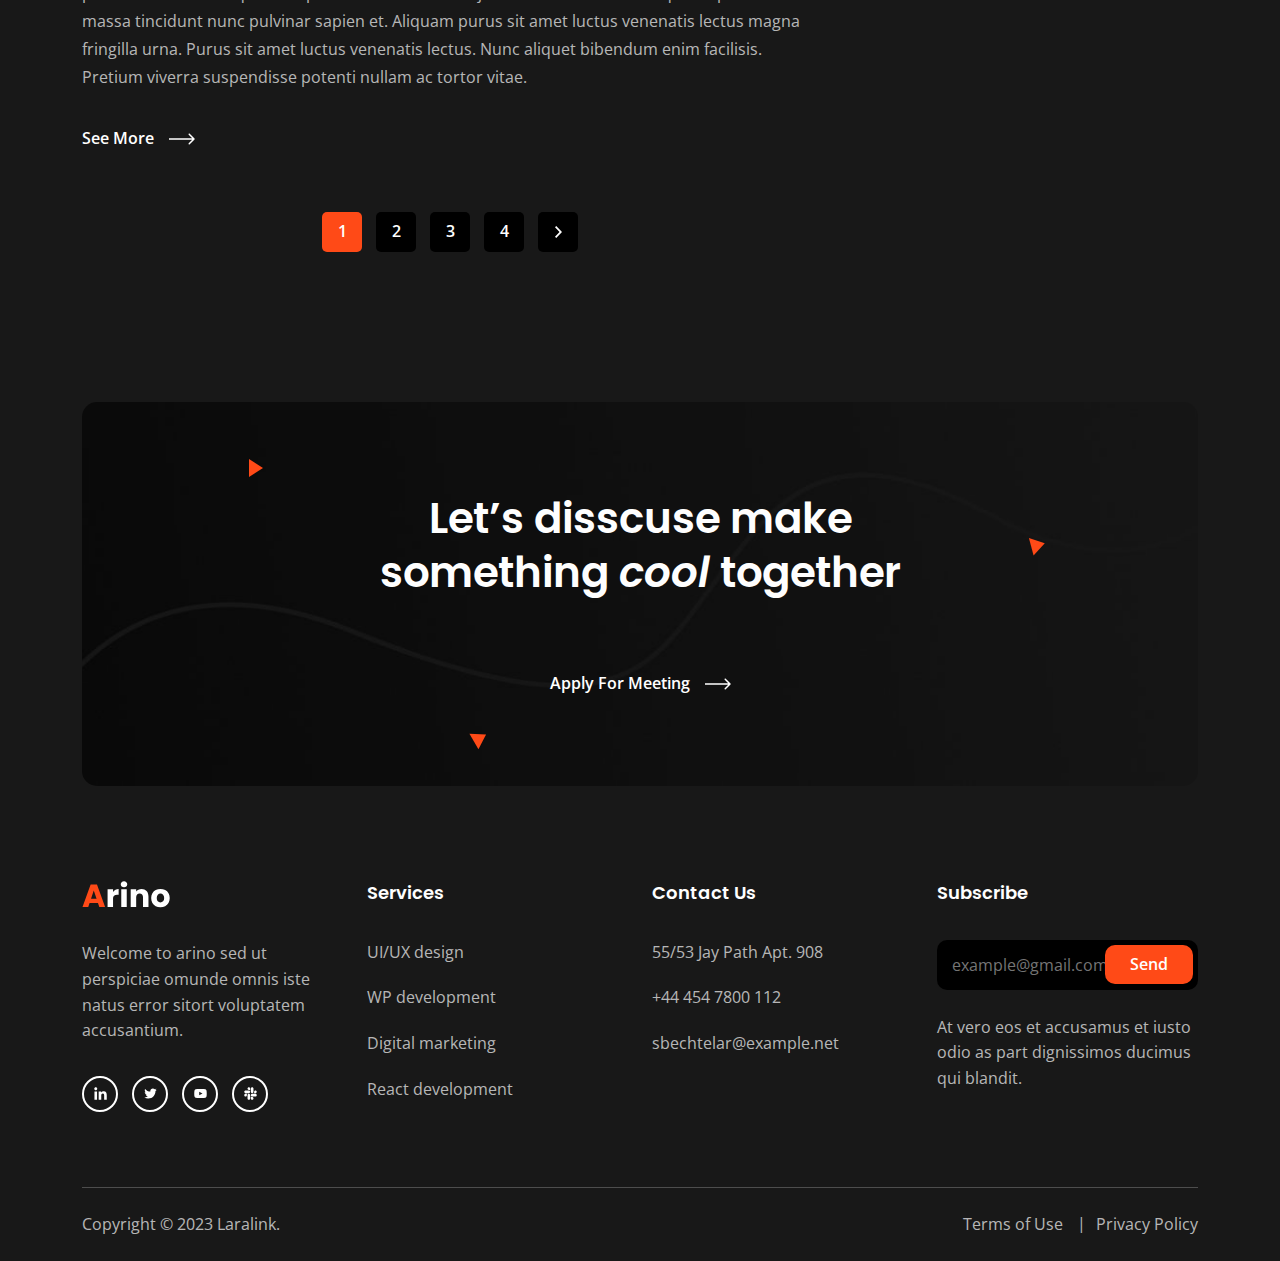
<file: Arino - Template/blog.html>
<!DOCTYPE html>
<html class="no-js" lang="en">
  <head>
    <!-- Meta Tags -->
    <meta charset="utf-8">
    <meta http-equiv="x-ua-compatible" content="ie=edge">
    <meta name="viewport" content="width=device-width, initial-scale=1">
    <meta name="author" content="Laralink">
    <!-- Favicon Icon -->
    <link rel="icon" href="assets/img/favicon.png">
    <!-- Site Title -->
    <title>Arino - Creative Agency Template</title>
    <link rel="stylesheet" href="assets/css/plugins/bootstrap.min.css">
    <link rel="stylesheet" href="assets/css/plugins/lightgallery.min.css">
    <link rel="stylesheet" href="assets/css/plugins/slick.css">
    <link rel="stylesheet" href="assets/css/plugins/lightgallery.min.css">
    <link rel="stylesheet" href="assets/css/plugins/animate.css">
    <link rel="stylesheet" href="assets/css/style.css">
  </head>
  <body>
    <div class="cs-preloader cs-center">
      <div class="cs-preloader_in"></div>
    </div>
    <!-- Start Header Section -->
    <header class="cs-site_header cs-style1 text-uppercase cs-sticky_header">
      <div class="cs-main_header">
        <div class="container">
          <div class="cs-main_header_in">
            <div class="cs-main_header_left">
              <a class="cs-site_branding" href="index.html">
                <img src="assets/img/logo.svg" alt="Logo">
              </a>
            </div>
            <div class="cs-main_header_center">
              <div class="cs-nav cs-primary_font cs-medium">
                <ul class="cs-nav_list">
                  <li class="menu-item-has-children cs-mega_menu">
                    <a href="index.html">Home</a>
                    <ul class="cs-mega_wrapper">
                      <li>
                        <ul>
                          <li>
                            <a href="index.html" class="cs-nav_list_img">
                              <img src="assets/img/demo/main-home.jpeg" alt="" />
                            </a>
                            <a href="index.html">Main Home</a>
                          </li>
                          <li>
                            <a href="showcase-portfolio.html" class="cs-nav_list_img">
                              <img src="assets/img/demo/showcase.jpeg" alt="" />
                            </a>
                            <a href="showcase-portfolio.html">Showcase Portfolio</a>
                          </li>
                        </ul>
                      </li>
                      <li>
                        <ul>
                          <li>
                            <a href="photography-agency.html" class="cs-nav_list_img">
                              <img src="assets/img/demo/photography-agency.jpeg" alt="" />
                            </a>
                            <a href="photography-agency.html">Photography Agency</a>
                          </li>
                          <li>
                            <a href="case-study-showcase.html" class="cs-nav_list_img">
                              <img src="assets/img/demo/case_study_showcase.jpeg" alt="" />
                            </a>
                            <a href="case-study-showcase.html">Case Study Showcase</a>
                          </li>
                        </ul>
                      </li>
                      <li>
                        <ul>
                          <li>
                            <a href="creative-portfolio.html" class="cs-nav_list_img">
                              <img src="assets/img/demo/portfolio.jpeg" alt="" />
                            </a>
                            <a href="creative-portfolio.html">Creative Portfolio</a>
                          </li>
                        </ul>
                      </li>
                      <li>
                        <ul>
                          <li>
                            <a href="digital-agency.html" class="cs-nav_list_img">
                              <img src="assets/img/demo/digital-agency.jpeg" alt="" />
                            </a>
                            <a href="digital-agency.html">Digital Agency</a>
                          </li>
                        </ul>
                      </li>
                      <li>
                        <ul>
                          <li>
                            <a href="marketing-agency.html" class="cs-nav_list_img">
                              <img src="assets/img/demo/marketing.jpeg" alt="" />
                            </a>
                            <a href="marketing-agency.html">Marketing Agency</a>
                          </li>
                        </ul>
                      </li>
                      <li>
                        <ul>
                          <li>
                            <a href="freelancer-agency.html" class="cs-nav_list_img">
                              <img src="assets/img/demo/freelancer-agency.jpeg" alt="" />
                              <span class="cs-header_badge">New</span>
                            </a>
                            <a href="freelancer-agency.html">Freelancing Agency</a>
                          </li>
                        </ul>
                      </li>
                      <li>
                        <ul>
                          <li>
                            <a href="https://arino-html-rtl.vercel.app" target="_blank" class="cs-nav_list_img">
                              <img src="assets/img/demo/rtl.jpeg" alt="" />
                              <span class="cs-header_badge">New</span>
                            </a>
                            <a href="https://arino-html-rtl.vercel.app" target="_blank">RTL Demo</a>
                          </li>
                        </ul>
                      </li>
                    </ul>
                  </li>
                  <li>
                    <a href="about.html">About</a>
                  </li>
                  <li class="menu-item-has-children">
                    <a href="service.html">Services</a>
                    <ul>
                      <li>
                        <a href="service.html">Services</a>
                      </li>
                      <li>
                        <a href="service-details.html">Service Details</a>
                      </li>
                    </ul>
                  </li>
                  <li class="menu-item-has-children">
                    <a href="portfolio.html">Portfolio</a>
                    <ul>
                      <li>
                        <a href="portfolio.html">Portfolio</a>
                      </li>
                      <li>
                        <a href="portfolio-details.html">Portfolio Details</a>
                      </li>
                    </ul>
                  </li>
                  <li class="menu-item-has-children">
                    <a href="blog.html">Blog</a>
                    <ul>
                      <li>
                        <a href="blog.html">Blog</a>
                      </li>
                      <li>
                        <a href="blog-details.html">Blog Details</a>
                      </li>
                    </ul>
                  </li>
                  <li class="menu-item-has-children">
                    <a href="#">Pages</a>
                    <ul>
                      <li>
                        <a href="contact.html">Contact</a>
                      </li>
                      <li>
                        <a href="team.html">Team</a>
                      </li>
                      <li>
                        <a href="team-details.html">Team Details</a>
                      </li>
                      <li>
                        <a href="case-study.html">Case Study Details</a>
                      </li>
                      <li>
                        <a href="faq.html">FAQ</a>
                      </li>
                    </ul>
                  </li>
                </ul>
              </div>
            </div>
            <div class="cs-main_header_right">
              <div class="cs-toolbox">
                <span class="cs-icon_btn">
                  <span class="cs-icon_btn_in">
                    <span></span>
                    <span></span>
                    <span></span>
                    <span></span>
                  </span>
                </span>
              </div>
            </div>
          </div>
        </div>
      </div>
    </header>
    <div class="cs-side_header">
      <button class="cs-close"></button>
      <div class="cs-side_header_overlay"></div>
      <div class="cs-side_header_in">
        <div class="cs-side_header_shape"></div>
        <a class="cs-site_branding" href="index.html">
          <img src="assets/img/footer_logo.svg" alt="Logo">
        </a>
        <div class="cs-side_header_box">
          <h2 class="cs-side_header_heading">Do you have a project in your <br> mind? Keep connect us. </h2>
        </div>
        <div class="cs-side_header_box">
          <h3 class="cs-side_header_title cs-primary_color">Contact Us</h3>
          <ul class="cs-contact_info cs-style1 cs-mp0">
            <li>
              <svg width="18" height="18" viewBox="0 0 18 18" fill="none" xmlns="http://www.w3.org/2000/svg">
                <path d="M17 12.5C15.75 12.5 14.55 12.3 13.43 11.93C13.08 11.82 12.69 11.9 12.41 12.17L10.21 14.37C7.38 12.93 5.06 10.62 3.62 7.79L5.82 5.58C6.1 5.31 6.18 4.92 6.07 4.57C5.7 3.45 5.5 2.25 5.5 1C5.5 0.45 5.05 0 4.5 0H1C0.45 0 0 0.45 0 1C0 10.39 7.61 18 17 18C17.55 18 18 17.55 18 17V13.5C18 12.95 17.55 12.5 17 12.5ZM9 0V10L12 7H18V0H9Z" fill="#FF4A17" />
              </svg>
              <span>+44 454 7800 112</span>
            </li>
            <li>
              <svg width="20" height="18" viewBox="0 0 20 18" fill="none" xmlns="http://www.w3.org/2000/svg">
                <path d="M20 6.98V16C20 17.1 19.1 18 18 18H2C0.9 18 0 17.1 0 16V4C0 2.9 0.9 2 2 2H12.1C12.04 2.32 12 2.66 12 3C12 4.48 12.65 5.79 13.67 6.71L10 9L2 4V6L10 11L15.3 7.68C15.84 7.88 16.4 8 17 8C18.13 8 19.16 7.61 20 6.98ZM14 3C14 4.66 15.34 6 17 6C18.66 6 20 4.66 20 3C20 1.34 18.66 0 17 0C15.34 0 14 1.34 14 3Z" fill="#FF4A17" />
              </svg>
              <span>infotech@arino.com</span>
            </li>
            <li>
              <svg width="14" height="20" viewBox="0 0 14 20" fill="none" xmlns="http://www.w3.org/2000/svg">
                <path d="M7 0C3.13 0 0 3.13 0 7C0 12.25 7 20 7 20C7 20 14 12.25 14 7C14 3.13 10.87 0 7 0ZM7 9.5C5.62 9.5 4.5 8.38 4.5 7C4.5 5.62 5.62 4.5 7 4.5C8.38 4.5 9.5 5.62 9.5 7C9.5 8.38 8.38 9.5 7 9.5Z" fill="#FF4A17" />
              </svg>
              <span>50 Wall Street Suite, 44150 <br>Ohio, United States </span>
            </li>
          </ul>
        </div>
        <div class="cs-side_header_box">
          <h3 class="cs-side_header_title cs-primary_color">Subscribe</h3>
          <div class="cs-newsletter cs-style1">
            <form action="#" class="cs-newsletter_form">
              <input type="email" class="cs-newsletter_input" placeholder="example@gmail.com">
              <button class="cs-newsletter_btn">
                <span>Send</span>
              </button>
            </form>
            <div class="cs-newsletter_text">At vero eos et accusamus et iusto odio as part dignissimos ducimus qui blandit.</div>
          </div>
        </div>
        <div class="cs-side_header_box">
          <div class="cs-social_btns cs-style1">
            <a href="#" class="cs-center">
              <svg width="15" height="15" viewBox="0 0 15 15" fill="none" xmlns="http://www.w3.org/2000/svg">
                <path d="M4.04799 13.7497H1.45647V5.4043H4.04799V13.7497ZM2.75084 4.2659C1.92215 4.2659 1.25 3.57952 1.25 2.75084C1.25 2.35279 1.40812 1.97105 1.68958 1.68958C1.97105 1.40812 2.35279 1.25 2.75084 1.25C3.14888 1.25 3.53063 1.40812 3.81209 1.68958C4.09355 1.97105 4.25167 2.35279 4.25167 2.75084C4.25167 3.57952 3.57924 4.2659 2.75084 4.2659ZM13.7472 13.7497H11.1613V9.68722C11.1613 8.71903 11.1417 7.4774 9.81389 7.4774C8.46652 7.4774 8.26004 8.5293 8.26004 9.61747V13.7497H5.67132V5.4043H8.15681V6.54269H8.19308C8.53906 5.887 9.38421 5.19503 10.6451 5.19503C13.2679 5.19503 13.75 6.92215 13.75 9.16546V13.7497H13.7472Z" fill="white"></path>
              </svg>
            </a>
            <a href="#" class="cs-center">
              <svg width="13" height="11" viewBox="0 0 13 11" fill="none" xmlns="http://www.w3.org/2000/svg">
                <path d="M11.4651 2.95396C11.4731 3.065 11.4731 3.17606 11.4731 3.2871C11.4731 6.67383 8.89535 10.5761 4.18402 10.5761C2.73255 10.5761 1.38421 10.1557 0.25 9.42608C0.456226 9.44986 0.654494 9.4578 0.868655 9.4578C2.06629 9.4578 3.16879 9.0533 4.04918 8.36326C2.92291 8.33946 1.97906 7.60183 1.65386 6.5866C1.81251 6.61038 1.97112 6.62624 2.1377 6.62624C2.36771 6.62624 2.59774 6.59451 2.81188 6.53901C1.63802 6.30105 0.757595 5.26996 0.757595 4.02472V3.99301C1.09864 4.18336 1.49524 4.30233 1.91558 4.31818C1.22554 3.85814 0.773464 3.07294 0.773464 2.1846C0.773464 1.70872 0.900344 1.27249 1.12244 0.891774C2.38355 2.44635 4.27919 3.46156 6.40481 3.57262C6.36516 3.38226 6.34136 3.184 6.34136 2.9857C6.34136 1.57388 7.4835 0.423828 8.90323 0.423828C9.64086 0.423828 10.3071 0.733156 10.7751 1.23284C11.354 1.1218 11.9093 0.907643 12.401 0.614185C12.2106 1.20906 11.8061 1.70875 11.2748 2.02598C11.7903 1.97049 12.29 1.82769 12.75 1.62942C12.4011 2.13702 11.9648 2.5891 11.4651 2.95396V2.95396Z" fill="white"></path>
              </svg>
            </a>
            <a href="#" class="cs-center">
              <svg width="13" height="9" viewBox="0 0 13 9" fill="none" xmlns="http://www.w3.org/2000/svg">
                <path d="M12.4888 1.48066C12.345 0.939353 11.9215 0.513038 11.3837 0.368362C10.4089 0.105469 6.5 0.105469 6.5 0.105469C6.5 0.105469 2.59116 0.105469 1.61633 0.368362C1.07853 0.513061 0.65496 0.939353 0.5112 1.48066C0.25 2.4618 0.25 4.50887 0.25 4.50887C0.25 4.50887 0.25 6.55595 0.5112 7.53709C0.65496 8.0784 1.07853 8.48695 1.61633 8.63163C2.59116 8.89452 6.5 8.89452 6.5 8.89452C6.5 8.89452 10.4088 8.89452 11.3837 8.63163C11.9215 8.48695 12.345 8.0784 12.4888 7.53709C12.75 6.55595 12.75 4.50887 12.75 4.50887C12.75 4.50887 12.75 2.4618 12.4888 1.48066V1.48066ZM5.22158 6.36746V2.65029L8.48861 4.50892L5.22158 6.36746V6.36746Z" fill="white"></path>
              </svg>
            </a>
            <a href="#" class="cs-center">
              <svg width="13" height="13" viewBox="0 0 13 13" fill="none" xmlns="http://www.w3.org/2000/svg">
                <path d="M2.87612 8.149C2.87612 8.87165 2.28571 9.46205 1.56306 9.46205C0.840402 9.46205 0.25 8.87165 0.25 8.149C0.25 7.42634 0.840402 6.83594 1.56306 6.83594H2.87612V8.149ZM3.53795 8.149C3.53795 7.42634 4.12835 6.83594 4.851 6.83594C5.57366 6.83594 6.16406 7.42634 6.16406 8.149V11.4369C6.16406 12.1596 5.57366 12.75 4.851 12.75C4.12835 12.75 3.53795 12.1596 3.53795 11.4369V8.149ZM4.851 2.87612C4.12835 2.87612 3.53795 2.28571 3.53795 1.56306C3.53795 0.840402 4.12835 0.25 4.851 0.25C5.57366 0.25 6.16406 0.840402 6.16406 1.56306V2.87612H4.851V2.87612ZM4.851 3.53795C5.57366 3.53795 6.16406 4.12835 6.16406 4.851C6.16406 5.57366 5.57366 6.16406 4.851 6.16406H1.56306C0.840402 6.16406 0.25 5.57366 0.25 4.851C0.25 4.12835 0.840402 3.53795 1.56306 3.53795H4.851V3.53795ZM10.1239 4.851C10.1239 4.12835 10.7143 3.53795 11.4369 3.53795C12.1596 3.53795 12.75 4.12835 12.75 4.851C12.75 5.57366 12.1596 6.16406 11.4369 6.16406H10.1239V4.851V4.851ZM9.46205 4.851C9.46205 5.57366 8.87165 6.16406 8.149 6.16406C7.42634 6.16406 6.83594 5.57366 6.83594 4.851V1.56306C6.83594 0.840402 7.42634 0.25 8.149 0.25C8.87165 0.25 9.46205 0.840402 9.46205 1.56306V4.851V4.851ZM8.149 10.1239C8.87165 10.1239 9.46205 10.7143 9.46205 11.4369C9.46205 12.1596 8.87165 12.75 8.149 12.75C7.42634 12.75 6.83594 12.1596 6.83594 11.4369V10.1239H8.149ZM8.149 9.46205C7.42634 9.46205 6.83594 8.87165 6.83594 8.149C6.83594 7.42634 7.42634 6.83594 8.149 6.83594H11.4369C12.1596 6.83594 12.75 7.42634 12.75 8.149C12.75 8.87165 12.1596 9.46205 11.4369 9.46205H8.149Z" fill="white"></path>
              </svg>
            </a>
          </div>
        </div>
      </div>
    </div>
    <!-- End Header Section -->
    <!-- Start Hero -->
    <div class="cs-page_heading cs-style1 cs-center text-center cs-bg" data-src="assets/img/blog_hero_bg.jpeg">
      <div class="container">
        <div class="cs-page_heading_in">
          <h1 class="cs-page_title cs-font_50 cs-white_color">Our Blog</h1>
          <ol class="breadcrumb text-uppercase">
            <li class="breadcrumb-item">
              <a href="index.html">Home</a>
            </li>
            <li class="breadcrumb-item active">Blog</li>
          </ol>
        </div>
      </div>
    </div>
    <!-- End Hero -->
    <div class="cs-height_150 cs-height_lg_80"></div>
    <!-- Start Blogs -->
    <section>
      <div class="container">
        <div class="row">
          <div class="col-lg-8">
            <div class="cs-post cs-style2">
              <a href="blog-details.html" class="cs-post_thumb cs-radius_15">
                <img src="assets/img/post_4.jpeg" alt="Post" class="w-100 cs-radius_15">
              </a>
              <div class="cs-post_info">
                <div class="cs-post_meta cs-style1 cs-ternary_color cs-semi_bold cs-primary_font">
                  <span class="cs-posted_by">07 Mar 2022</span>
                  <a href="#" class="cs-post_avatar">Tech</a>
                </div>
                <h2 class="cs-post_title">
                  <a href="#">A.I will take all human job within next year</a>
                </h2>
                <div class="cs-post_sub_title">Elit scelerisque mauris pellentesque pulvinar pellentesque habitant morbi tristique. Tortor posuere ac ut consequat semper viverra nam libero justo. Mauris commodo quis imperdiet massa tincidunt nunc pulvinar sapien et. Aliquam purus sit amet luctus venenatis lectus magna fringilla urna. Purus sit amet luctus venenatis lectus. Nunc aliquet bibendum enim facilisis. Pretium viverra suspendisse potenti nullam ac tortor vitae.</div>
                <a href="blog-details.html" class="cs-text_btn">
                  <span>See More</span>
                  <svg width="26" height="12" viewBox="0 0 26 12" fill="none" xmlns="http://www.w3.org/2000/svg">
                    <path d="M25.5307 6.53033C25.8236 6.23744 25.8236 5.76256 25.5307 5.46967L20.7577 0.696699C20.4648 0.403806 19.99 0.403806 19.6971 0.696699C19.4042 0.989593 19.4042 1.46447 19.6971 1.75736L23.9397 6L19.6971 10.2426C19.4042 10.5355 19.4042 11.0104 19.6971 11.3033C19.99 11.5962 20.4648 11.5962 20.7577 11.3033L25.5307 6.53033ZM0.000366211 6.75H25.0004V5.25H0.000366211V6.75Z" fill="currentColor" />
                  </svg>
                </a>
              </div>
            </div>
            <div class="cs-height_95 cs-height_lg_60"></div>
            <div class="cs-post cs-style2">
              <a href="blog-details.html" class="cs-post_thumb cs-radius_15">
                <img src="assets/img/post_5.jpeg" alt="Post" class="w-100 cs-radius_15">
              </a>
              <div class="cs-post_info">
                <div class="cs-post_meta cs-style1 cs-ternary_color cs-semi_bold cs-primary_font">
                  <span class="cs-posted_by">07 Mar 2022</span>
                  <a href="#" class="cs-post_avatar">Tech</a>
                </div>
                <h2 class="cs-post_title">
                  <a href="#">Creative studio programm coming soon</a>
                </h2>
                <div class="cs-post_sub_title">Elit scelerisque mauris pellentesque pulvinar pellentesque habitant morbi tristique. Tortor posuere ac ut consequat semper viverra nam libero justo. Mauris commodo quis imperdiet massa tincidunt nunc pulvinar sapien et. Aliquam purus sit amet luctus venenatis lectus magna fringilla urna. Purus sit amet luctus venenatis lectus. Nunc aliquet bibendum enim facilisis. Pretium viverra suspendisse potenti nullam ac tortor vitae.</div>
                <a href="blog-details.html" class="cs-text_btn">
                  <span>See More</span>
                  <svg width="26" height="12" viewBox="0 0 26 12" fill="none" xmlns="http://www.w3.org/2000/svg">
                    <path d="M25.5307 6.53033C25.8236 6.23744 25.8236 5.76256 25.5307 5.46967L20.7577 0.696699C20.4648 0.403806 19.99 0.403806 19.6971 0.696699C19.4042 0.989593 19.4042 1.46447 19.6971 1.75736L23.9397 6L19.6971 10.2426C19.4042 10.5355 19.4042 11.0104 19.6971 11.3033C19.99 11.5962 20.4648 11.5962 20.7577 11.3033L25.5307 6.53033ZM0.000366211 6.75H25.0004V5.25H0.000366211V6.75Z" fill="currentColor" />
                  </svg>
                </a>
              </div>
            </div>
            <div class="cs-height_95 cs-height_lg_60"></div>
            <div class="cs-post cs-style2">
              <a href="blog-details.html" class="cs-post_thumb cs-radius_15">
                <img src="assets/img/post_6.jpeg" alt="Post" class="w-100 cs-radius_15">
              </a>
              <div class="cs-post_info">
                <div class="cs-post_meta cs-style1 cs-ternary_color cs-semi_bold cs-primary_font">
                  <span class="cs-posted_by">07 Mar 2022</span>
                  <a href="#" class="cs-post_avatar">Tech</a>
                </div>
                <h2 class="cs-post_title">
                  <a href="#">Artistic mind will be great for creation</a>
                </h2>
                <div class="cs-post_sub_title">Elit scelerisque mauris pellentesque pulvinar pellentesque habitant morbi tristique. Tortor posuere ac ut consequat semper viverra nam libero justo. Mauris commodo quis imperdiet massa tincidunt nunc pulvinar sapien et. Aliquam purus sit amet luctus venenatis lectus magna fringilla urna. Purus sit amet luctus venenatis lectus. Nunc aliquet bibendum enim facilisis. Pretium viverra suspendisse potenti nullam ac tortor vitae.</div>
                <a href="blog-details.html" class="cs-text_btn">
                  <span>See More</span>
                  <svg width="26" height="12" viewBox="0 0 26 12" fill="none" xmlns="http://www.w3.org/2000/svg">
                    <path d="M25.5307 6.53033C25.8236 6.23744 25.8236 5.76256 25.5307 5.46967L20.7577 0.696699C20.4648 0.403806 19.99 0.403806 19.6971 0.696699C19.4042 0.989593 19.4042 1.46447 19.6971 1.75736L23.9397 6L19.6971 10.2426C19.4042 10.5355 19.4042 11.0104 19.6971 11.3033C19.99 11.5962 20.4648 11.5962 20.7577 11.3033L25.5307 6.53033ZM0.000366211 6.75H25.0004V5.25H0.000366211V6.75Z" fill="currentColor" />
                  </svg>
                </a>
              </div>
            </div>
            <div class="cs-height_60 cs-height_lg_40"></div>
            <ul class="cs-pagination_box cs-center cs-white_color cs-mp0 cs-semi_bold">
              <li>
                <a class="cs-pagination_item cs-center active" href="blog.html">1</a>
              </li>
              <li>
                <a class="cs-pagination_item cs-center" href="blog.html">2</a>
              </li>
              <li>
                <a class="cs-pagination_item cs-center" href="blog.html">3</a>
              </li>
              <li>
                <a class="cs-pagination_item cs-center" href="blog.html">4</a>
              </li>
              <li>
                <a href="#" class="cs-pagination_item cs-center">
                  <svg width="7" height="12" viewBox="0 0 7 12" fill="none" xmlns="http://www.w3.org/2000/svg">
                    <path d="M0 1.272L4.55116 6L0 10.728L1.22442 12L7 6L1.22442 0L0 1.272Z" fill="currentColor" />
                  </svg>
                </a>
              </li>
            </ul>
          </div>
          <div class="col-xl-3 col-lg-4 offset-xl-1">
            <div class="cs-height_0 cs-height_lg_80"></div>
            <div class="cs-sidebar cs-right_sidebar cs-accent_5_bg_2">
              <div class="cs-sidebar_item author_search text-center">
                <div class="cs-author_card">
                  <img src="assets/img/avatar_1.png" alt="Aauthor">
                  <h3>Kuber Jontra</h3>
                  <p>At vero eos et accusamus et iusto odio dignissimos ducimus qui blanditiis praesentium voluptatum.</p>
                </div>
              </div>
              <div class="cs-sidebar_item widget_search">
                <h4 class="cs-sidebar_widget_title">Search</h4>
                <form class="cs-sidebar_search" action="#">
                  <input type="text" placeholder="Search...">
                  <button class="cs-sidebar_search_btn">
                    <svg width="16" height="16" viewBox="0 0 16 16" fill="none" xmlns="http://www.w3.org/2000/svg">
                      <path d="M11.4351 10.0629H10.7124L10.4563 9.81589C11.3528 8.77301 11.8925 7.4191 11.8925 5.94625C11.8925 2.66209 9.23042 0 5.94625 0C2.66209 0 0 2.66209 0 5.94625C0 9.23042 2.66209 11.8925 5.94625 11.8925C7.4191 11.8925 8.77301 11.3528 9.81589 10.4563L10.0629 10.7124V11.4351L14.6369 16L16 14.6369L11.4351 10.0629ZM5.94625 10.0629C3.66838 10.0629 1.82962 8.22413 1.82962 5.94625C1.82962 3.66838 3.66838 1.82962 5.94625 1.82962C8.22413 1.82962 10.0629 3.66838 10.0629 5.94625C10.0629 8.22413 8.22413 10.0629 5.94625 10.0629Z" fill="currentColor" />
                    </svg>
                  </button>
                </form>
              </div>
              <div class="cs-sidebar_item widget_categories">
                <h4 class="cs-sidebar_widget_title">Categories</h4>
                <ul>
                  <li class="cat-item">
                    <a href="#">Corporate</a>
                  </li>
                  <li class="cat-item">
                    <a href="#">Company</a>
                  </li>
                  <li class="cat-item">
                    <a href="#">Search Engine</a>
                  </li>
                  <li class="cat-item">
                    <a href="#">Information</a>
                  </li>
                  <li class="cat-item">
                    <a href="#">Painting</a>
                  </li>
                </ul>
              </div>
              <div class="cs-sidebar_item">
                <h4 class="cs-sidebar_widget_title">Recent Posts</h4>
                <ul class="cs-recent_posts">
                  <li>
                    <div class="cs-recent_post">
                      <a href="#" class="cs-recent_post_thumb">
                        <div class="cs-recent_post_thumb_in cs-bg" data-src="assets/img/recent_post_1.jpeg"></div>
                      </a>
                      <div class="cs-recent_post_info">
                        <h3 class="cs-recent_post_title">
                          <a href="#">How to studio setup...</a>
                        </h3>
                        <div class="cs-recent_post_date cs-primary_40_color">15 Aug 2022</div>
                      </div>
                    </div>
                  </li>
                  <li>
                    <div class="cs-recent_post">
                      <a href="#" class="cs-recent_post_thumb">
                        <div class="cs-recent_post_thumb_in cs-bg" data-src="assets/img/recent_post_2.jpeg"></div>
                      </a>
                      <div class="cs-recent_post_info">
                        <h3 class="cs-recent_post_title">
                          <a href="#">Creative people mind...</a>
                        </h3>
                        <div class="cs-recent_post_date cs-primary_40_color">15 Aug 2022</div>
                      </div>
                    </div>
                  </li>
                  <li>
                    <div class="cs-recent_post">
                      <a href="#" class="cs-recent_post_thumb">
                        <div class="cs-recent_post_thumb_in cs-bg" data-src="assets/img/recent_post_3.jpeg"></div>
                      </a>
                      <div class="cs-recent_post_info">
                        <h3 class="cs-recent_post_title">
                          <a href="#">AI take over human...</a>
                        </h3>
                        <div class="cs-recent_post_date cs-primary_40_color">15 Aug 2022</div>
                      </div>
                    </div>
                  </li>
                  <li>
                    <div class="cs-recent_post">
                      <a href="#" class="cs-recent_post_thumb">
                        <div class="cs-recent_post_thumb_in cs-bg" data-src="assets/img/recent_post_4.jpeg"></div>
                      </a>
                      <div class="cs-recent_post_info">
                        <h3 class="cs-recent_post_title">
                          <a href="#">You should now add...</a>
                        </h3>
                        <div class="cs-recent_post_date cs-primary_40_color">15 Aug 2022</div>
                      </div>
                    </div>
                  </li>
                </ul>
              </div>
              <div class="cs-sidebar_item widget_archive">
                <h4 class="cs-sidebar_widget_title">Archives</h4>
                <ul>
                  <li>
                    <a href="#">Archives</a>
                  </li>
                  <li>
                    <a href="#">15 Aug 2022</a>
                  </li>
                  <li>
                    <a href="#">20 Sep 2021</a>
                  </li>
                  <li>
                    <a href="#">11 Dec 2020</a>
                  </li>
                  <li>
                    <a href="#">25 jun 2020</a>
                  </li>
                </ul>
              </div>
              <div class="cs-sidebar_item widget_tag_cloud">
                <h4 class="cs-sidebar_widget_title">Tags</h4>
                <div class="tagcloud">
                  <a href="#" class="tag-cloud-link">Business</a>
                  <a href="#" class="tag-cloud-link">Agency</a>
                  <a href="#" class="tag-cloud-link">Artwork</a>
                  <a href="#" class="tag-cloud-link">Marketing</a>
                  <a href="#" class="tag-cloud-link">Information</a>
                  <a href="#" class="tag-cloud-link">Design</a>
                  <a href="#" class="tag-cloud-link">Wordpress</a>
                </div>
              </div>
            </div>
          </div>
        </div>
      </div>
    </section>
    <!-- End Blogs -->
    <div class="cs-height_150 cs-height_lg_80"></div>
    <!-- Start CTA -->
    <section>
      <div class="container">
        <div class="cs-cta cs-style1 cs-bg text-center cs-shape_wrap_1 cs-position_1" data-src="assets/img/cta_bg.jpeg">
          <div class="cs-shape_1"></div>
          <div class="cs-shape_1"></div>
          <div class="cs-shape_1"></div>
          <div class="cs-cta_in">
            <h2 class="cs-cta_title cs-semi_bold cs-m0">Let’s disscuse make <br>something <i>cool</i> together </h2>
            <div class="cs-height_70 cs-height_lg_30"></div>
            <a href="contact.html" class="cs-text_btn">
              <span>Apply For Meeting</span>
              <svg width="26" height="12" viewBox="0 0 26 12" fill="none" xmlns="http://www.w3.org/2000/svg">
                <path d="M25.5307 6.53033C25.8236 6.23744 25.8236 5.76256 25.5307 5.46967L20.7577 0.696699C20.4648 0.403806 19.99 0.403806 19.6971 0.696699C19.4042 0.989593 19.4042 1.46447 19.6971 1.75736L23.9397 6L19.6971 10.2426C19.4042 10.5355 19.4042 11.0104 19.6971 11.3033C19.99 11.5962 20.4648 11.5962 20.7577 11.3033L25.5307 6.53033ZM0.000366211 6.75H25.0004V5.25H0.000366211V6.75Z" fill="currentColor" />
              </svg>
            </a>
          </div>
        </div>
      </div>
    </section>
    <!-- End CTA -->
    <!-- Start Footer -->
    <footer class="cs-fooer">
      <div class="cs-fooer_main">
        <div class="container">
          <div class="row">
            <div class="col-lg-3 col-sm-6">
              <div class="cs-footer_item">
                <div class="cs-text_widget">
                  <img src="assets/img/footer_logo.svg" alt="">
                  <p>Welcome to arino sed ut perspiciae omunde omnis iste natus error sitort voluptatem accusantium.</p>
                </div>
                <div class="cs-social_btns cs-style1">
                  <a href="#" class="cs-center">
                    <svg width="15" height="15" viewBox="0 0 15 15" fill="none" xmlns="http://www.w3.org/2000/svg">
                      <path d="M4.04799 13.7497H1.45647V5.4043H4.04799V13.7497ZM2.75084 4.2659C1.92215 4.2659 1.25 3.57952 1.25 2.75084C1.25 2.35279 1.40812 1.97105 1.68958 1.68958C1.97105 1.40812 2.35279 1.25 2.75084 1.25C3.14888 1.25 3.53063 1.40812 3.81209 1.68958C4.09355 1.97105 4.25167 2.35279 4.25167 2.75084C4.25167 3.57952 3.57924 4.2659 2.75084 4.2659ZM13.7472 13.7497H11.1613V9.68722C11.1613 8.71903 11.1417 7.4774 9.81389 7.4774C8.46652 7.4774 8.26004 8.5293 8.26004 9.61747V13.7497H5.67132V5.4043H8.15681V6.54269H8.19308C8.53906 5.887 9.38421 5.19503 10.6451 5.19503C13.2679 5.19503 13.75 6.92215 13.75 9.16546V13.7497H13.7472Z" fill="white" />
                    </svg>
                  </a>
                  <a href="#" class="cs-center">
                    <svg width="13" height="11" viewBox="0 0 13 11" fill="none" xmlns="http://www.w3.org/2000/svg">
                      <path d="M11.4651 2.95396C11.4731 3.065 11.4731 3.17606 11.4731 3.2871C11.4731 6.67383 8.89535 10.5761 4.18402 10.5761C2.73255 10.5761 1.38421 10.1557 0.25 9.42608C0.456226 9.44986 0.654494 9.4578 0.868655 9.4578C2.06629 9.4578 3.16879 9.0533 4.04918 8.36326C2.92291 8.33946 1.97906 7.60183 1.65386 6.5866C1.81251 6.61038 1.97112 6.62624 2.1377 6.62624C2.36771 6.62624 2.59774 6.59451 2.81188 6.53901C1.63802 6.30105 0.757595 5.26996 0.757595 4.02472V3.99301C1.09864 4.18336 1.49524 4.30233 1.91558 4.31818C1.22554 3.85814 0.773464 3.07294 0.773464 2.1846C0.773464 1.70872 0.900344 1.27249 1.12244 0.891774C2.38355 2.44635 4.27919 3.46156 6.40481 3.57262C6.36516 3.38226 6.34136 3.184 6.34136 2.9857C6.34136 1.57388 7.4835 0.423828 8.90323 0.423828C9.64086 0.423828 10.3071 0.733156 10.7751 1.23284C11.354 1.1218 11.9093 0.907643 12.401 0.614185C12.2106 1.20906 11.8061 1.70875 11.2748 2.02598C11.7903 1.97049 12.29 1.82769 12.75 1.62942C12.4011 2.13702 11.9648 2.5891 11.4651 2.95396V2.95396Z" fill="white" />
                    </svg>
                  </a>
                  <a href="#" class="cs-center">
                    <svg width="13" height="9" viewBox="0 0 13 9" fill="none" xmlns="http://www.w3.org/2000/svg">
                      <path d="M12.4888 1.48066C12.345 0.939353 11.9215 0.513038 11.3837 0.368362C10.4089 0.105469 6.5 0.105469 6.5 0.105469C6.5 0.105469 2.59116 0.105469 1.61633 0.368362C1.07853 0.513061 0.65496 0.939353 0.5112 1.48066C0.25 2.4618 0.25 4.50887 0.25 4.50887C0.25 4.50887 0.25 6.55595 0.5112 7.53709C0.65496 8.0784 1.07853 8.48695 1.61633 8.63163C2.59116 8.89452 6.5 8.89452 6.5 8.89452C6.5 8.89452 10.4088 8.89452 11.3837 8.63163C11.9215 8.48695 12.345 8.0784 12.4888 7.53709C12.75 6.55595 12.75 4.50887 12.75 4.50887C12.75 4.50887 12.75 2.4618 12.4888 1.48066V1.48066ZM5.22158 6.36746V2.65029L8.48861 4.50892L5.22158 6.36746V6.36746Z" fill="white" />
                    </svg>
                  </a>
                  <a href="#" class="cs-center">
                    <svg width="13" height="13" viewBox="0 0 13 13" fill="none" xmlns="http://www.w3.org/2000/svg">
                      <path d="M2.87612 8.149C2.87612 8.87165 2.28571 9.46205 1.56306 9.46205C0.840402 9.46205 0.25 8.87165 0.25 8.149C0.25 7.42634 0.840402 6.83594 1.56306 6.83594H2.87612V8.149ZM3.53795 8.149C3.53795 7.42634 4.12835 6.83594 4.851 6.83594C5.57366 6.83594 6.16406 7.42634 6.16406 8.149V11.4369C6.16406 12.1596 5.57366 12.75 4.851 12.75C4.12835 12.75 3.53795 12.1596 3.53795 11.4369V8.149ZM4.851 2.87612C4.12835 2.87612 3.53795 2.28571 3.53795 1.56306C3.53795 0.840402 4.12835 0.25 4.851 0.25C5.57366 0.25 6.16406 0.840402 6.16406 1.56306V2.87612H4.851V2.87612ZM4.851 3.53795C5.57366 3.53795 6.16406 4.12835 6.16406 4.851C6.16406 5.57366 5.57366 6.16406 4.851 6.16406H1.56306C0.840402 6.16406 0.25 5.57366 0.25 4.851C0.25 4.12835 0.840402 3.53795 1.56306 3.53795H4.851V3.53795ZM10.1239 4.851C10.1239 4.12835 10.7143 3.53795 11.4369 3.53795C12.1596 3.53795 12.75 4.12835 12.75 4.851C12.75 5.57366 12.1596 6.16406 11.4369 6.16406H10.1239V4.851V4.851ZM9.46205 4.851C9.46205 5.57366 8.87165 6.16406 8.149 6.16406C7.42634 6.16406 6.83594 5.57366 6.83594 4.851V1.56306C6.83594 0.840402 7.42634 0.25 8.149 0.25C8.87165 0.25 9.46205 0.840402 9.46205 1.56306V4.851V4.851ZM8.149 10.1239C8.87165 10.1239 9.46205 10.7143 9.46205 11.4369C9.46205 12.1596 8.87165 12.75 8.149 12.75C7.42634 12.75 6.83594 12.1596 6.83594 11.4369V10.1239H8.149ZM8.149 9.46205C7.42634 9.46205 6.83594 8.87165 6.83594 8.149C6.83594 7.42634 7.42634 6.83594 8.149 6.83594H11.4369C12.1596 6.83594 12.75 7.42634 12.75 8.149C12.75 8.87165 12.1596 9.46205 11.4369 9.46205H8.149Z" fill="white" />
                    </svg>
                  </a>
                </div>
              </div>
            </div>
            <div class="col-lg-3 col-sm-6">
              <div class="cs-footer_item">
                <h2 class="cs-widget_title">Services</h2>
                <ul class="cs-menu_widget cs-mp0">
                  <li>
                    <a href="service-details.html">UI/UX design</a>
                  </li>
                  <li>
                    <a href="service-details.html">WP development</a>
                  </li>
                  <li>
                    <a href="service-details.html">Digital marketing</a>
                  </li>
                  <li>
                    <a href="service-details.html">React development</a>
                  </li>
                </ul>
              </div>
            </div>
            <div class="col-lg-3 col-sm-6">
              <div class="cs-footer_item">
                <h2 class="cs-widget_title">Contact Us</h2>
                <ul class="cs-menu_widget cs-mp0">
                  <li>55/53 Jay Path Apt. 908</li>
                  <li>+44 454 7800 112</li>
                  <li>sbechtelar@example.net</li>
                </ul>
              </div>
            </div>
            <div class="col-lg-3 col-sm-6">
              <div class="cs-footer_item">
                <h2 class="cs-widget_title">Subscribe</h2>
                <div class="cs-newsletter cs-style1">
                  <form action="#" class="cs-newsletter_form">
                    <input type="email" class="cs-newsletter_input" placeholder="example@gmail.com">
                    <button class="cs-newsletter_btn">
                      <span>Send</span>
                    </button>
                  </form>
                  <div class="cs-newsletter_text">At vero eos et accusamus et iusto odio as part dignissimos ducimus qui blandit.</div>
                </div>
              </div>
            </div>
          </div>
        </div>
      </div>
      <div class="container">
        <div class="cs-bottom_footer">
          <div class="cs-bottom_footer_left">
            <div class="cs-copyright">Copyright © 2023 Laralink.</div>
          </div>
          <div class="cs-bottom_footer_right">
            <ul class="cs-footer_links cs-mp0">
              <li>
                <a href="">Terms of Use</a>
              </li>
              <li>
                <a href="">Privacy Policy</a>
              </li>
            </ul>
          </div>
        </div>
      </div>
    </footer>
    <!-- End Footer -->
    <span class="cs-scrollup">
      <svg width="20" height="20" viewBox="0 0 20 20" fill="none" xmlns="http://www.w3.org/2000/svg">
        <path d="M0 10L1.7625 11.7625L8.75 4.7875V20H11.25V4.7875L18.225 11.775L20 10L10 0L0 10Z" fill="currentColor" />
      </svg>
    </span>
    <!-- Start Video Popup -->
    <div class="cs-video_popup">
      <div class="cs-video_popup_overlay"></div>
      <div class="cs-video_popup_content">
        <div class="cs-video_popup_layer"></div>
        <div class="cs-video_popup_container">
          <div class="cs-video_popup_align">
            <div class="embed-responsive embed-responsive-16by9">
              <iframe class="embed-responsive-item" src="about:blank"></iframe>
            </div>
          </div>
          <div class="cs-video_popup_close"></div>
        </div>
      </div>
    </div>
    <!-- End Video Popup -->
    <!-- Script -->
    <script src="assets/js/plugins/jquery-3.6.0.min.js"></script>
    <script src="assets/js/plugins/isotope.pkg.min.js"></script>
    <script src="assets/js/plugins/jquery.slick.min.js"></script>
    <script src="assets/js/plugins/jquery.counter.min.js"></script>
    <script src="assets/js/plugins/lightgallery.min.js"></script>
    <script src="assets/js/plugins/wow.min.js"></script>
    <script src="assets/js/plugins/gsap.min.js"></script>
    <script src="assets/js/main.js"></script>
  </body>
</html>
</file>
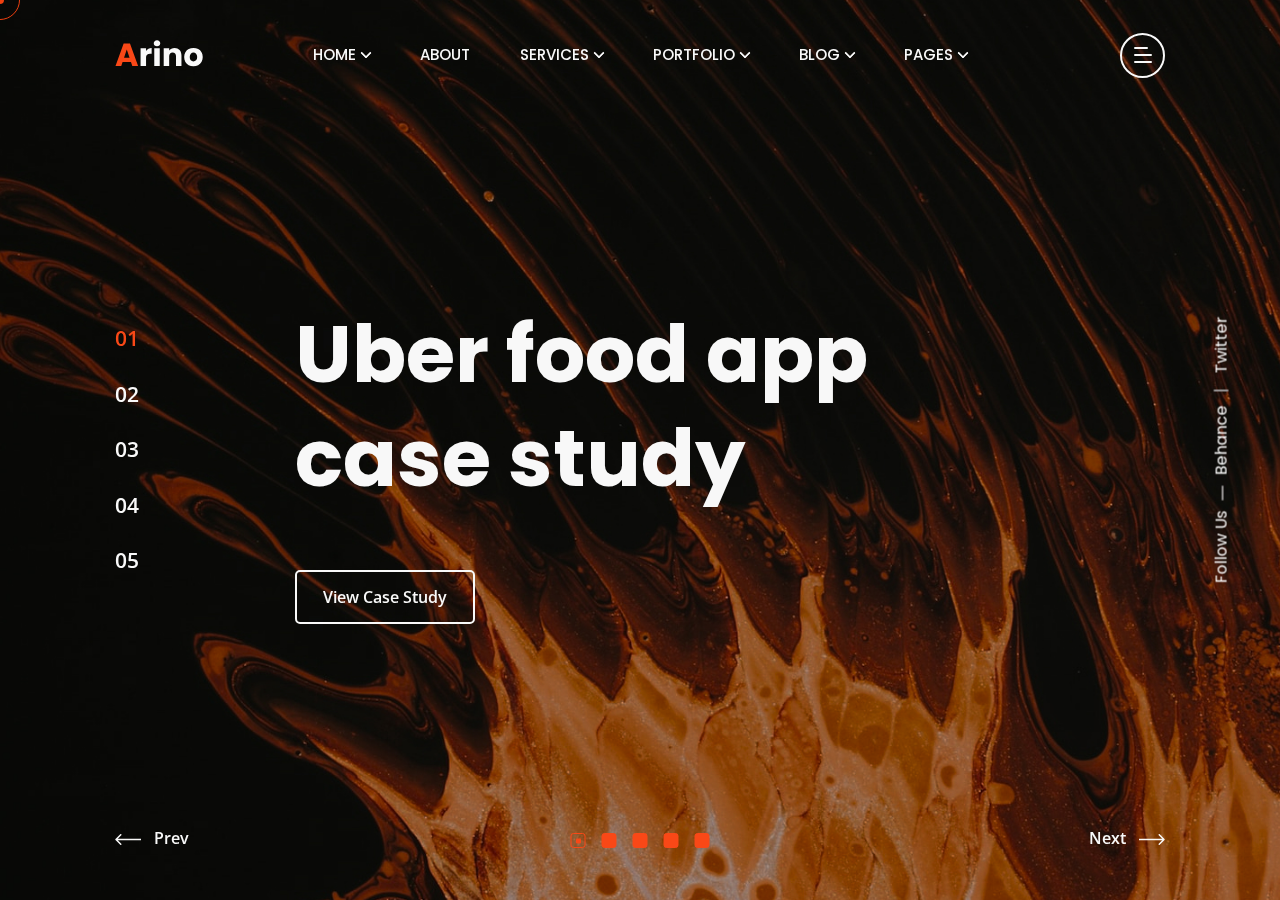
<file: Arino - Template/case-study-showcase.html>
<!DOCTYPE html>
<html class="no-js" lang="en">

<head>
  <!-- Meta Tags -->
  <meta charset="utf-8">
  <meta http-equiv="x-ua-compatible" content="ie=edge">
  <meta name="viewport" content="width=device-width, initial-scale=1">
  <meta name="author" content="Laralink">
  <!-- Favicon Icon -->
  <link rel="icon" href="assets/img/favicon.png">
  <!-- Site Title -->
  <title>Arino - Creative Agency Template</title>
  <link rel="stylesheet" href="assets/css/plugins/bootstrap.min.css">
  <link rel="stylesheet" href="assets/css/plugins/lightgallery.min.css">
  <link rel="stylesheet" href="assets/css/plugins/slick.css">
  <link rel="stylesheet" href="assets/css/plugins/lightgallery.min.css">
  <link rel="stylesheet" href="assets/css/plugins/animate.css">
  <link rel="stylesheet" href="assets/css/plugins/swiper.min.css">
  <link rel="stylesheet" href="assets/css/style.css">
</head>

<body>
  <div class="cs-preloader cs-center">
    <div class="cs-preloader_in"></div>
  </div>
  <!-- Start Header Section -->
  <header class="cs-site_header cs-style1 text-uppercase cs-sticky_header cs-site_header_full_width">
    <div class="cs-main_header">
      <div class="container">
        <div class="cs-main_header_in">
          <div class="cs-main_header_left">
            <a class="cs-site_branding" href="index.html">
              <img src="assets/img/logo.svg" alt="Logo">
            </a>
          </div>
          <div class="cs-main_header_center">
            <div class="cs-nav cs-primary_font cs-medium">
              <ul class="cs-nav_list">
                <li class="menu-item-has-children cs-mega_menu">
                  <a href="index.html">Home</a>
                  <ul class="cs-mega_wrapper">
                    <li>
                      <ul>
                        <li>
                          <a href="index.html" class="cs-nav_list_img">
                            <img src="assets/img/demo/main-home.jpeg" alt="" />
                          </a>
                          <a href="index.html">Main Home</a>
                        </li>
                        <li>
                          <a href="showcase-portfolio.html" class="cs-nav_list_img">
                            <img src="assets/img/demo/showcase.jpeg" alt="" />
                          </a>
                          <a href="showcase-portfolio.html">Showcase Portfolio</a>
                        </li>
                      </ul>
                    </li>
                    <li>
                      <ul>
                        <li>
                          <a href="photography-agency.html" class="cs-nav_list_img">
                            <img src="assets/img/demo/photography-agency.jpeg" alt="" />
                          </a>
                          <a href="photography-agency.html">Photography Agency</a>
                        </li>
                        <li>
                          <a href="case-study-showcase.html" class="cs-nav_list_img">
                            <img src="assets/img/demo/case_study_showcase.jpeg" alt="" />
                          </a>
                          <a href="case-study-showcase.html">Case Study Showcase</a>
                        </li>
                      </ul>
                    </li>
                    <li>
                      <ul>
                        <li>
                          <a href="creative-portfolio.html" class="cs-nav_list_img">
                            <img src="assets/img/demo/portfolio.jpeg" alt="" />
                          </a>
                          <a href="creative-portfolio.html">Creative Portfolio</a>
                        </li>
                      </ul>
                    </li>
                    <li>
                      <ul>
                        <li>
                          <a href="digital-agency.html" class="cs-nav_list_img">
                            <img src="assets/img/demo/digital-agency.jpeg" alt="" />
                          </a>
                          <a href="digital-agency.html">Digital Agency</a>
                        </li>
                      </ul>
                    </li>
                    <li>
                      <ul>
                        <li>
                          <a href="marketing-agency.html" class="cs-nav_list_img">
                            <img src="assets/img/demo/marketing.jpeg" alt="" />
                          </a>
                          <a href="marketing-agency.html">Marketing Agency</a>
                        </li>
                      </ul>
                    </li>
                    <li>
                      <ul>
                        <li>
                          <a href="freelancer-agency.html" class="cs-nav_list_img">
                            <img src="assets/img/demo/freelancer-agency.jpeg" alt="" />
                            <span class="cs-header_badge">New</span>
                          </a>
                          <a href="freelancer-agency.html">Freelancing Agency</a>
                        </li>
                      </ul>
                    </li>
                    <li>
                      <ul>
                        <li>
                          <a href="https://arino-html-rtl.vercel.app" target="_blank" class="cs-nav_list_img">
                            <img src="assets/img/demo/rtl.jpeg" alt="" />
                            <span class="cs-header_badge">New</span>
                          </a>
                          <a href="https://arino-html-rtl.vercel.app" target="_blank">RTL Demo</a>
                        </li>
                      </ul>
                    </li>
                  </ul>
                </li>
                <li><a href="about.html">About</a></li>
                <li class="menu-item-has-children"><a href="service.html">Services</a>
                  <ul>
                    <li><a href="service.html">Services</a></li>
                    <li><a href="service-details.html">Service Details</a></li>
                  </ul>
                </li>
                <li class="menu-item-has-children"><a href="portfolio.html">Portfolio</a>
                  <ul>
                    <li><a href="portfolio.html">Portfolio</a></li>
                    <li><a href="portfolio-details.html">Portfolio Details</a></li>
                  </ul>
                </li>
                <li class="menu-item-has-children"><a href="blog.html">Blog</a>
                  <ul>
                    <li><a href="blog.html">Blog</a></li>
                    <li><a href="blog-details.html">Blog Details</a></li>
                  </ul>
                </li>
                <li class="menu-item-has-children"><a href="#">Pages</a>
                  <ul>
                    <li><a href="contact.html">Contact</a></li>
                    <li><a href="team.html">Team</a></li>
                    <li><a href="team-details.html">Team Details</a></li>
                    <li><a href="case-study.html">Case Study Details</a></li>
                    <li><a href="faq.html">FAQ</a></li>
                  </ul>
                </li>
              </ul>
            </div>
          </div>
          <div class="cs-main_header_right">
            <div class="cs-toolbox">
              <span class="cs-icon_btn">
                <span class="cs-icon_btn_in">
                  <span></span>
                  <span></span>
                  <span></span>
                  <span></span>
                </span>
              </span>
            </div>
          </div>
        </div>
      </div>
    </div>
  </header>
  <div class="cs-side_header">
    <button class="cs-close"></button>
    <div class="cs-side_header_overlay"></div>
    <div class="cs-side_header_in">
      <div class="cs-side_header_shape"></div>
      <a class="cs-site_branding" href="index.html">
        <img src="assets/img/footer_logo.svg" alt="Logo">
      </a>
      <div class="cs-side_header_box">
        <h2 class="cs-side_header_heading">Do you have a project in your  <br> mind? Keep connect us.</h2>
      </div>
      <div class="cs-side_header_box">
        <h3 class="cs-side_header_title cs-primary_color">Contact Us</h3>
        <ul class="cs-contact_info cs-style1 cs-mp0">
          <li>
            <svg width="18" height="18" viewBox="0 0 18 18" fill="none" xmlns="http://www.w3.org/2000/svg">
              <path d="M17 12.5C15.75 12.5 14.55 12.3 13.43 11.93C13.08 11.82 12.69 11.9 12.41 12.17L10.21 14.37C7.38 12.93 5.06 10.62 3.62 7.79L5.82 5.58C6.1 5.31 6.18 4.92 6.07 4.57C5.7 3.45 5.5 2.25 5.5 1C5.5 0.45 5.05 0 4.5 0H1C0.45 0 0 0.45 0 1C0 10.39 7.61 18 17 18C17.55 18 18 17.55 18 17V13.5C18 12.95 17.55 12.5 17 12.5ZM9 0V10L12 7H18V0H9Z" fill="#FF4A17"/>
            </svg>
            <span>+44 454 7800 112</span>
          </li>
          <li>
            <svg width="20" height="18" viewBox="0 0 20 18" fill="none" xmlns="http://www.w3.org/2000/svg">
              <path d="M20 6.98V16C20 17.1 19.1 18 18 18H2C0.9 18 0 17.1 0 16V4C0 2.9 0.9 2 2 2H12.1C12.04 2.32 12 2.66 12 3C12 4.48 12.65 5.79 13.67 6.71L10 9L2 4V6L10 11L15.3 7.68C15.84 7.88 16.4 8 17 8C18.13 8 19.16 7.61 20 6.98ZM14 3C14 4.66 15.34 6 17 6C18.66 6 20 4.66 20 3C20 1.34 18.66 0 17 0C15.34 0 14 1.34 14 3Z" fill="#FF4A17"/>
            </svg>              
            <span>infotech@arino.com</span>
          </li>
          <li>
            <svg width="14" height="20" viewBox="0 0 14 20" fill="none" xmlns="http://www.w3.org/2000/svg">
              <path d="M7 0C3.13 0 0 3.13 0 7C0 12.25 7 20 7 20C7 20 14 12.25 14 7C14 3.13 10.87 0 7 0ZM7 9.5C5.62 9.5 4.5 8.38 4.5 7C4.5 5.62 5.62 4.5 7 4.5C8.38 4.5 9.5 5.62 9.5 7C9.5 8.38 8.38 9.5 7 9.5Z" fill="#FF4A17"/>
            </svg>              
            <span>50 Wall Street Suite, 44150 <br>Ohio, United States</span>
          </li>
        </ul>
      </div>
      <div class="cs-side_header_box">
        <h3 class="cs-side_header_title cs-primary_color">Subscribe</h3>
        <div class="cs-newsletter cs-style1">
          <form action="#" class="cs-newsletter_form">
            <input type="email" class="cs-newsletter_input" placeholder="example@gmail.com">
            <button class="cs-newsletter_btn"><span>Send</span></button>
          </form>
          <div class="cs-newsletter_text">At vero eos et accusamus et iusto odio as part dignissimos ducimus qui blandit.</div>
        </div>
      </div>
      <div class="cs-side_header_box">
        <div class="cs-social_btns cs-style1">
          <a href="#" class="cs-center">
            <svg width="15" height="15" viewBox="0 0 15 15" fill="none" xmlns="http://www.w3.org/2000/svg">
              <path d="M4.04799 13.7497H1.45647V5.4043H4.04799V13.7497ZM2.75084 4.2659C1.92215 4.2659 1.25 3.57952 1.25 2.75084C1.25 2.35279 1.40812 1.97105 1.68958 1.68958C1.97105 1.40812 2.35279 1.25 2.75084 1.25C3.14888 1.25 3.53063 1.40812 3.81209 1.68958C4.09355 1.97105 4.25167 2.35279 4.25167 2.75084C4.25167 3.57952 3.57924 4.2659 2.75084 4.2659ZM13.7472 13.7497H11.1613V9.68722C11.1613 8.71903 11.1417 7.4774 9.81389 7.4774C8.46652 7.4774 8.26004 8.5293 8.26004 9.61747V13.7497H5.67132V5.4043H8.15681V6.54269H8.19308C8.53906 5.887 9.38421 5.19503 10.6451 5.19503C13.2679 5.19503 13.75 6.92215 13.75 9.16546V13.7497H13.7472Z" fill="white"></path>
            </svg> 
          </a>
          <a href="#" class="cs-center">
            <svg width="13" height="11" viewBox="0 0 13 11" fill="none" xmlns="http://www.w3.org/2000/svg">
              <path d="M11.4651 2.95396C11.4731 3.065 11.4731 3.17606 11.4731 3.2871C11.4731 6.67383 8.89535 10.5761 4.18402 10.5761C2.73255 10.5761 1.38421 10.1557 0.25 9.42608C0.456226 9.44986 0.654494 9.4578 0.868655 9.4578C2.06629 9.4578 3.16879 9.0533 4.04918 8.36326C2.92291 8.33946 1.97906 7.60183 1.65386 6.5866C1.81251 6.61038 1.97112 6.62624 2.1377 6.62624C2.36771 6.62624 2.59774 6.59451 2.81188 6.53901C1.63802 6.30105 0.757595 5.26996 0.757595 4.02472V3.99301C1.09864 4.18336 1.49524 4.30233 1.91558 4.31818C1.22554 3.85814 0.773464 3.07294 0.773464 2.1846C0.773464 1.70872 0.900344 1.27249 1.12244 0.891774C2.38355 2.44635 4.27919 3.46156 6.40481 3.57262C6.36516 3.38226 6.34136 3.184 6.34136 2.9857C6.34136 1.57388 7.4835 0.423828 8.90323 0.423828C9.64086 0.423828 10.3071 0.733156 10.7751 1.23284C11.354 1.1218 11.9093 0.907643 12.401 0.614185C12.2106 1.20906 11.8061 1.70875 11.2748 2.02598C11.7903 1.97049 12.29 1.82769 12.75 1.62942C12.4011 2.13702 11.9648 2.5891 11.4651 2.95396V2.95396Z" fill="white"></path>
            </svg>                    
          </a>
          <a href="#" class="cs-center">
            <svg width="13" height="9" viewBox="0 0 13 9" fill="none" xmlns="http://www.w3.org/2000/svg">
              <path d="M12.4888 1.48066C12.345 0.939353 11.9215 0.513038 11.3837 0.368362C10.4089 0.105469 6.5 0.105469 6.5 0.105469C6.5 0.105469 2.59116 0.105469 1.61633 0.368362C1.07853 0.513061 0.65496 0.939353 0.5112 1.48066C0.25 2.4618 0.25 4.50887 0.25 4.50887C0.25 4.50887 0.25 6.55595 0.5112 7.53709C0.65496 8.0784 1.07853 8.48695 1.61633 8.63163C2.59116 8.89452 6.5 8.89452 6.5 8.89452C6.5 8.89452 10.4088 8.89452 11.3837 8.63163C11.9215 8.48695 12.345 8.0784 12.4888 7.53709C12.75 6.55595 12.75 4.50887 12.75 4.50887C12.75 4.50887 12.75 2.4618 12.4888 1.48066V1.48066ZM5.22158 6.36746V2.65029L8.48861 4.50892L5.22158 6.36746V6.36746Z" fill="white"></path>
            </svg>                    
          </a>
          <a href="#" class="cs-center">
            <svg width="13" height="13" viewBox="0 0 13 13" fill="none" xmlns="http://www.w3.org/2000/svg">
              <path d="M2.87612 8.149C2.87612 8.87165 2.28571 9.46205 1.56306 9.46205C0.840402 9.46205 0.25 8.87165 0.25 8.149C0.25 7.42634 0.840402 6.83594 1.56306 6.83594H2.87612V8.149ZM3.53795 8.149C3.53795 7.42634 4.12835 6.83594 4.851 6.83594C5.57366 6.83594 6.16406 7.42634 6.16406 8.149V11.4369C6.16406 12.1596 5.57366 12.75 4.851 12.75C4.12835 12.75 3.53795 12.1596 3.53795 11.4369V8.149ZM4.851 2.87612C4.12835 2.87612 3.53795 2.28571 3.53795 1.56306C3.53795 0.840402 4.12835 0.25 4.851 0.25C5.57366 0.25 6.16406 0.840402 6.16406 1.56306V2.87612H4.851V2.87612ZM4.851 3.53795C5.57366 3.53795 6.16406 4.12835 6.16406 4.851C6.16406 5.57366 5.57366 6.16406 4.851 6.16406H1.56306C0.840402 6.16406 0.25 5.57366 0.25 4.851C0.25 4.12835 0.840402 3.53795 1.56306 3.53795H4.851V3.53795ZM10.1239 4.851C10.1239 4.12835 10.7143 3.53795 11.4369 3.53795C12.1596 3.53795 12.75 4.12835 12.75 4.851C12.75 5.57366 12.1596 6.16406 11.4369 6.16406H10.1239V4.851V4.851ZM9.46205 4.851C9.46205 5.57366 8.87165 6.16406 8.149 6.16406C7.42634 6.16406 6.83594 5.57366 6.83594 4.851V1.56306C6.83594 0.840402 7.42634 0.25 8.149 0.25C8.87165 0.25 9.46205 0.840402 9.46205 1.56306V4.851V4.851ZM8.149 10.1239C8.87165 10.1239 9.46205 10.7143 9.46205 11.4369C9.46205 12.1596 8.87165 12.75 8.149 12.75C7.42634 12.75 6.83594 12.1596 6.83594 11.4369V10.1239H8.149ZM8.149 9.46205C7.42634 9.46205 6.83594 8.87165 6.83594 8.149C6.83594 7.42634 7.42634 6.83594 8.149 6.83594H11.4369C12.1596 6.83594 12.75 7.42634 12.75 8.149C12.75 8.87165 12.1596 9.46205 11.4369 9.46205H8.149Z" fill="white"></path>
            </svg>                    
          </a>
        </div>
      </div>
    </div>
  </div>
  <!-- End Header Section -->
  
  <!-- Start Hero -->
  <div class="cs-fullscreen_swiper_wrap">
    <div class="cs-hero_social_wrap cs-primary_font cs-primary_color">
      <div class="cs-hero_social_title">Follow Us</div>
      <ul class="cs-hero_social_links">
        <li><a href="#">Behance</a></li>
        <li><a href="#">Twitter</a></li>
      </ul>
    </div>
    <div class="swiper cs-fullscreen_swiper_slider">
      <div class="swiper-wrapper">
        <div class="swiper-slide">
          <div class="cs-hero cs-style5">
            <figure class="cs-swiper_parallax_bg" data-src="assets/img/slider_5.jpeg"><img src="assets/img/slider_5.jpeg" alt="Slider" class="cs-entity_img"></figure>
            <div class="cs-hero_text">
              <h2 class="cs-hero_title">Uber food app <br>case study</h2>
              <a href="case-study.html" class="cs-btn cs-style1 cs-type1"><span>View Case Study</span></a>
            </div>
          </div>
        </div>
        <div class="swiper-slide">
          <div class="cs-hero cs-style5">
            <figure class="cs-swiper_parallax_bg" data-src="assets/img/slider_6.jpeg"><img src="assets/img/slider_6.jpeg" alt="Slider" class="cs-entity_img"></figure>
            <div class="cs-hero_text">
              <h2 class="cs-hero_title">Uber food app <br>case study</h2>
              <a href="case-study.html" class="cs-btn cs-style1 cs-type1"><span>View Case Study</span></a>
            </div>
          </div>
        </div>
        <div class="swiper-slide">
          <div class="cs-hero cs-style5">
            <figure class="cs-swiper_parallax_bg" data-src="assets/img/slider_7.jpeg"><img src="assets/img/slider_7.jpeg" alt="Slider" class="cs-entity_img"></figure>
            <div class="cs-hero_text">
              <h2 class="cs-hero_title">Uber food app <br>case study</h2>
              <a href="case-study.html" class="cs-btn cs-style1 cs-type1"><span>View Case Study</span></a>
            </div>
          </div>
        </div>
        <div class="swiper-slide">
          <div class="cs-hero cs-style5">
            <figure class="cs-swiper_parallax_bg" data-src="assets/img/slider_8.jpeg"><img src="assets/img/slider_8.jpeg" alt="Slider" class="cs-entity_img"></figure>
            <div class="cs-hero_text">
              <h2 class="cs-hero_title">Uber food app <br>case study</h2>
              <a href="case-study.html" class="cs-btn cs-style1 cs-type1"><span>View Case Study</span></a>
            </div>
          </div>
        </div>
        <div class="swiper-slide">
          <div class="cs-hero cs-style5">
            <figure class="cs-swiper_parallax_bg" data-src="assets/img/slider_9.jpeg"><img src="assets/img/slider_9.jpeg" alt="Slider" class="cs-entity_img"></figure>
            <div class="cs-hero_text">
              <h2 class="cs-hero_title">Uber food app <br>case study</h2>
              <a href="case-study.html" class="cs-btn cs-style1 cs-type1"><span>View Case Study</span></a>
            </div>
          </div>
        </div>
      </div>
      <div class="cs-swiper_pagination cs-square_shape"></div>
      <div class="cs-swiper_pagination cs-slide_numbers"></div>
      <div class="cs-swiper_button_prev">
        <svg width="26" height="13" viewBox="0 0 26 13" fill="none" xmlns="http://www.w3.org/2000/svg">
          <path d="M0.469791 5.96967C0.176899 6.26256 0.176899 6.73744 0.469791 7.03033L5.24276 11.8033C5.53566 12.0962 6.01053 12.0962 6.30342 11.8033C6.59632 11.5104 6.59632 11.0355 6.30342 10.7426L2.06078 6.5L6.30342 2.25736C6.59632 1.96447 6.59632 1.48959 6.30342 1.1967C6.01053 0.903806 5.53566 0.903806 5.24276 1.1967L0.469791 5.96967ZM26.0001 5.75L1.00012 5.75V7.25L26.0001 7.25V5.75Z" fill="currentColor"/>
        </svg> 
        Prev
      </div>
      <div class="cs-swiper_button_next">
        Next
        <svg width="26" height="13" viewBox="0 0 26 13" fill="none" xmlns="http://www.w3.org/2000/svg">
          <path d="M25.5305 7.03033C25.8233 6.73744 25.8233 6.26256 25.5305 5.96967L20.7575 1.1967C20.4646 0.903806 19.9897 0.903806 19.6968 1.1967C19.4039 1.48959 19.4039 1.96447 19.6968 2.25736L23.9395 6.5L19.6968 10.7426C19.4039 11.0355 19.4039 11.5104 19.6968 11.8033C19.9897 12.0962 20.4646 12.0962 20.7575 11.8033L25.5305 7.03033ZM0.00012207 7.25H25.0001V5.75H0.00012207V7.25Z" fill="currentColor"/>
        </svg> 
      </div>
    </div>
  </div>
  <!-- End Hero -->

  <!-- Start Video Popup -->
  <div class="cs-video_popup">
    <div class="cs-video_popup_overlay"></div>
    <div class="cs-video_popup_content">
      <div class="cs-video_popup_layer"></div>
      <div class="cs-video_popup_container">
        <div class="cs-video_popup_align">
          <div class="embed-responsive embed-responsive-16by9">
            <iframe class="embed-responsive-item" src="about:blank"></iframe>
          </div>
        </div>
        <div class="cs-video_popup_close"></div>
      </div>
    </div>
  </div>
  <!-- End Video Popup -->

  <!-- Script -->
  <script src="assets/js/plugins/jquery-3.6.0.min.js"></script>
  <script src="assets/js/plugins/isotope.pkg.min.js"></script>
  <script src="assets/js/plugins/jquery.slick.min.js"></script>
  <script src="assets/js/plugins/jquery.counter.min.js"></script>
  <script src="assets/js/plugins/lightgallery.min.js"></script>
  <script src="assets/js/plugins/wow.min.js"></script>
  <script src="assets/js/plugins/gsap.min.js"></script>
  <script src="assets/js/plugins/swiper.min.js"></script>
  <script src="assets/js/main.js"></script>
</body>
</html>
</file>
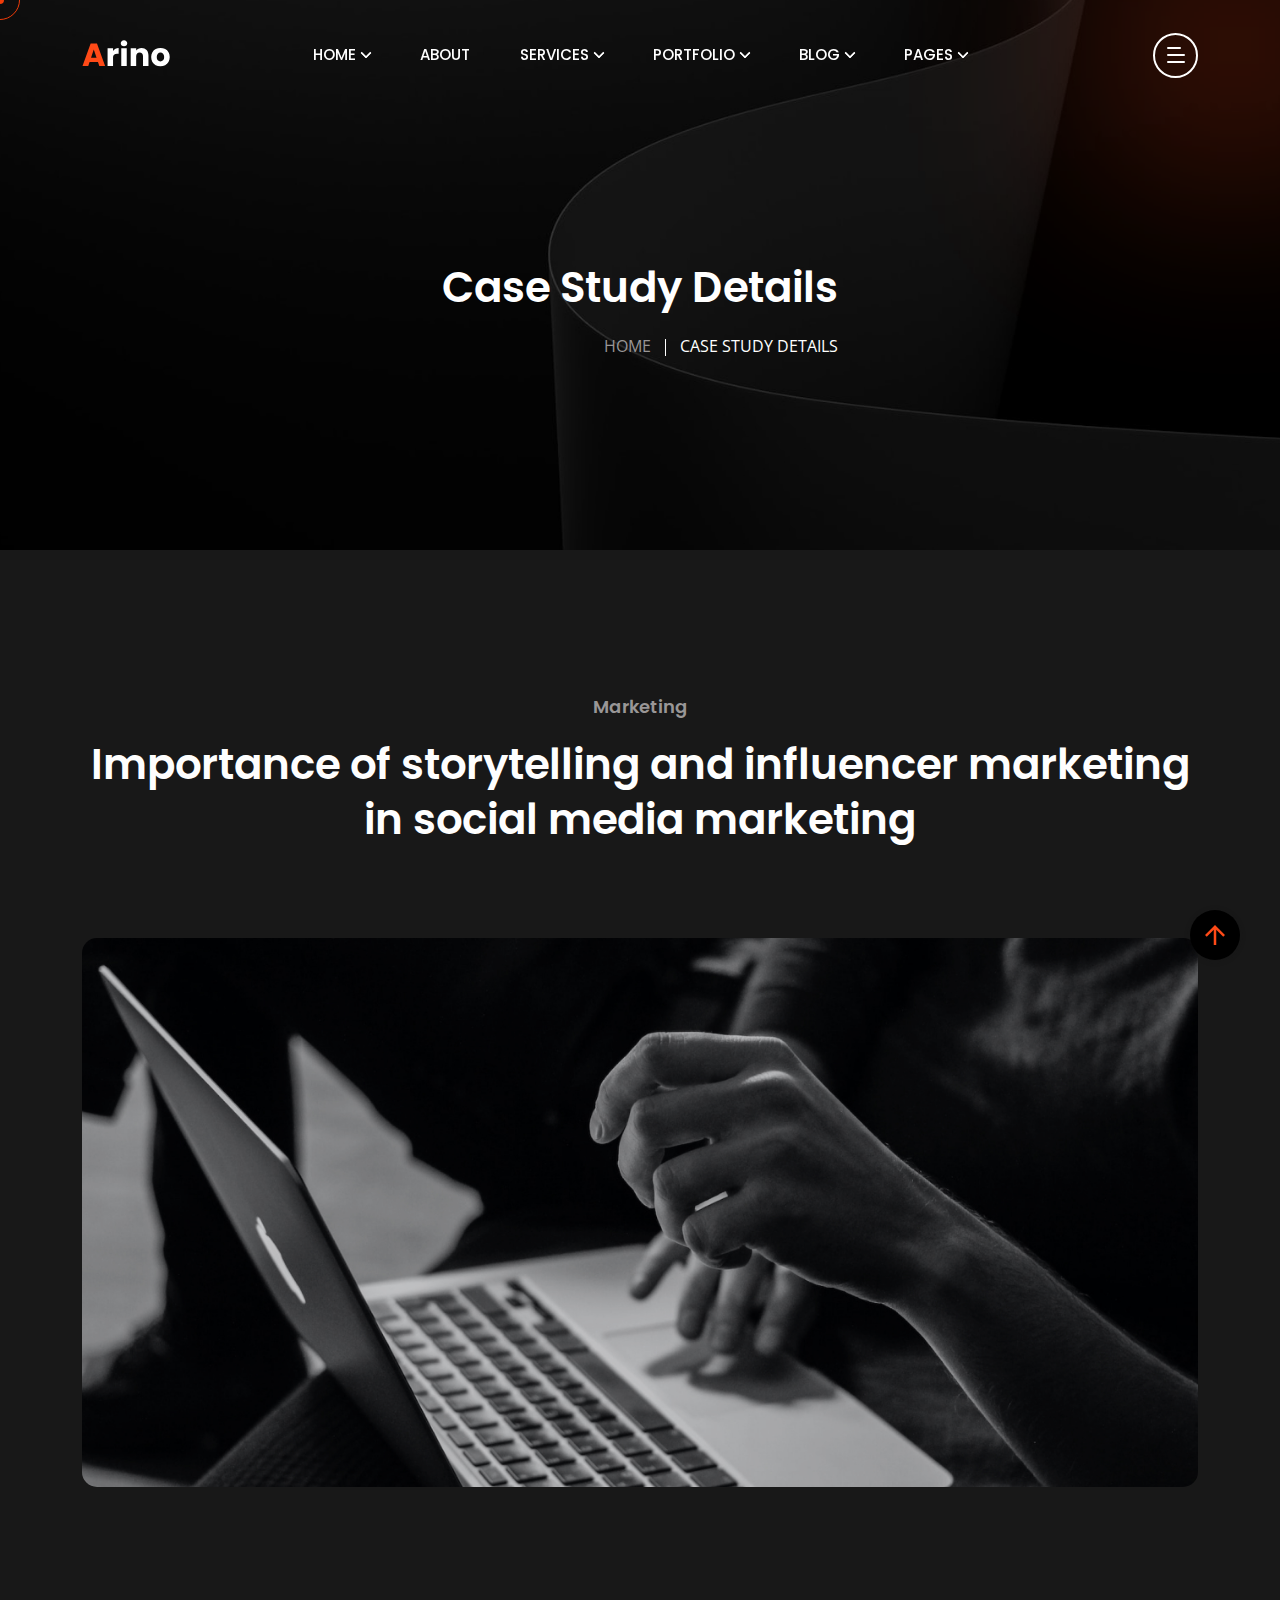
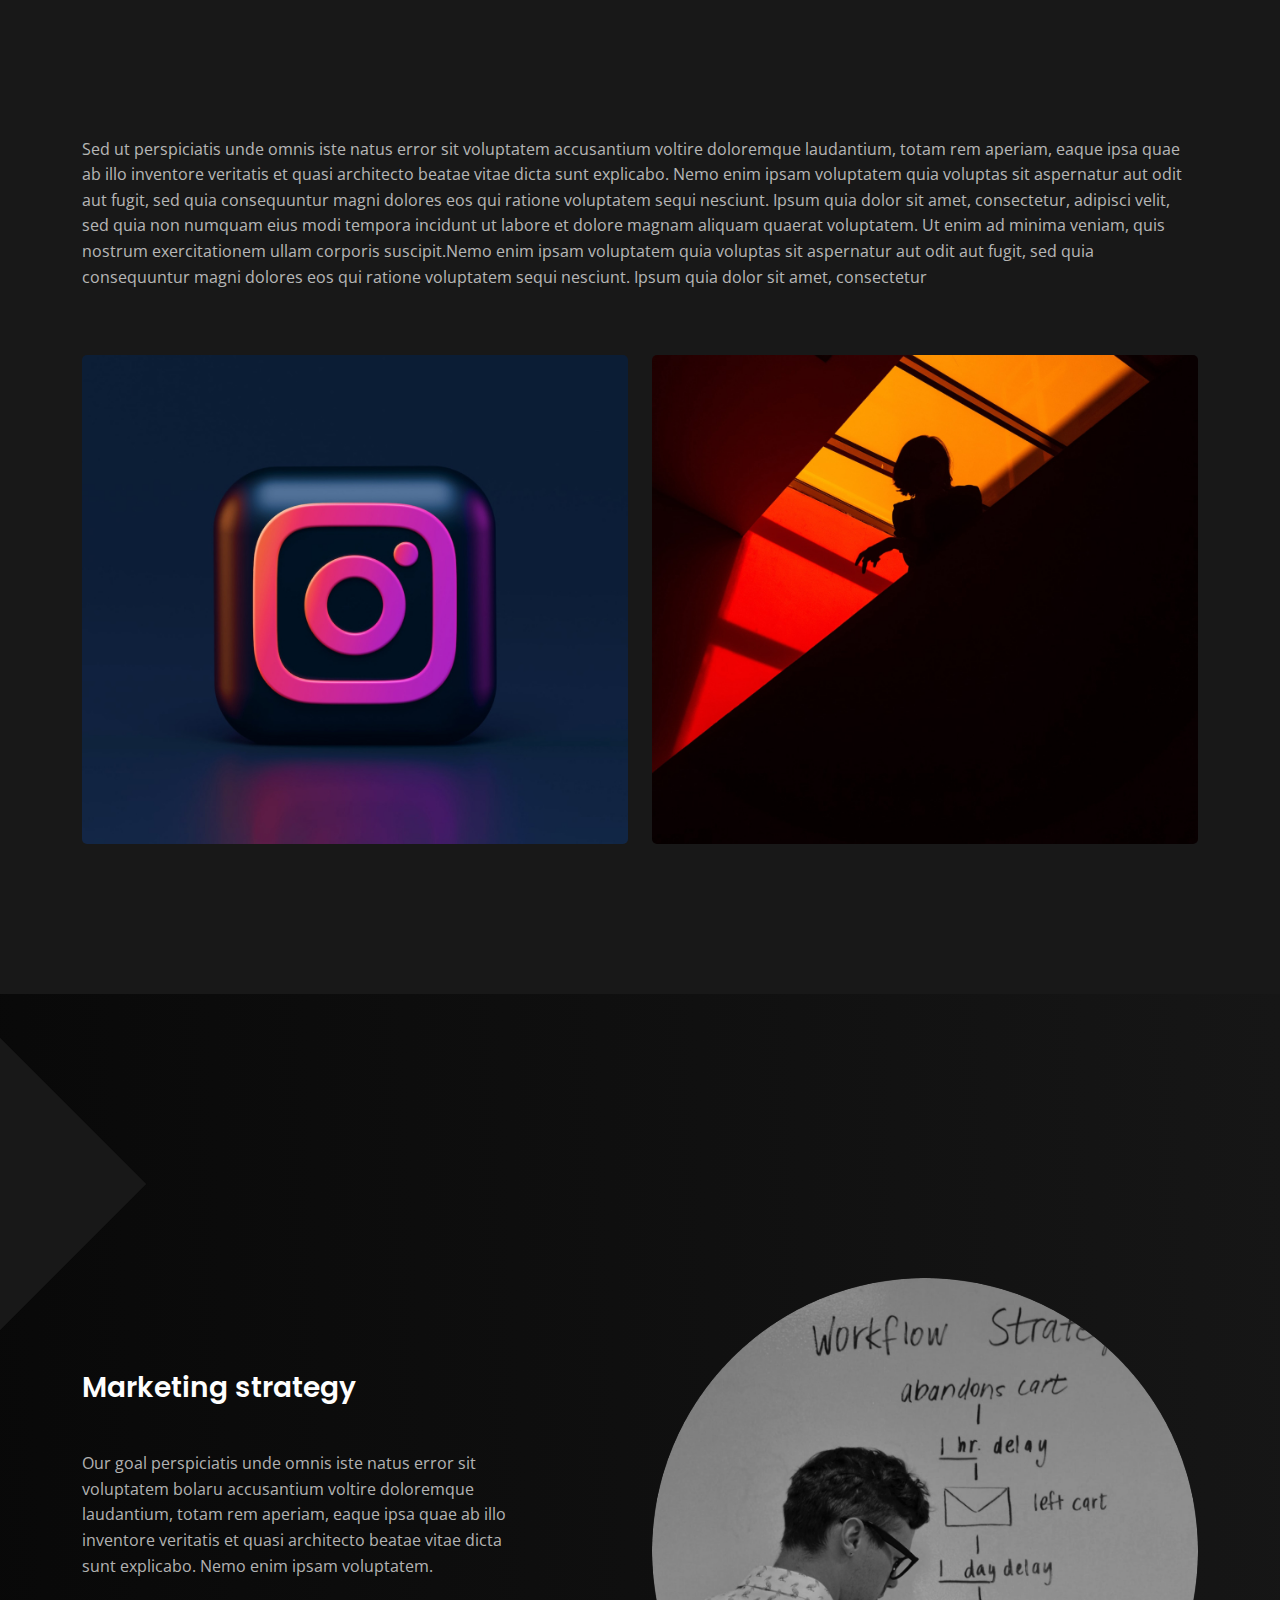
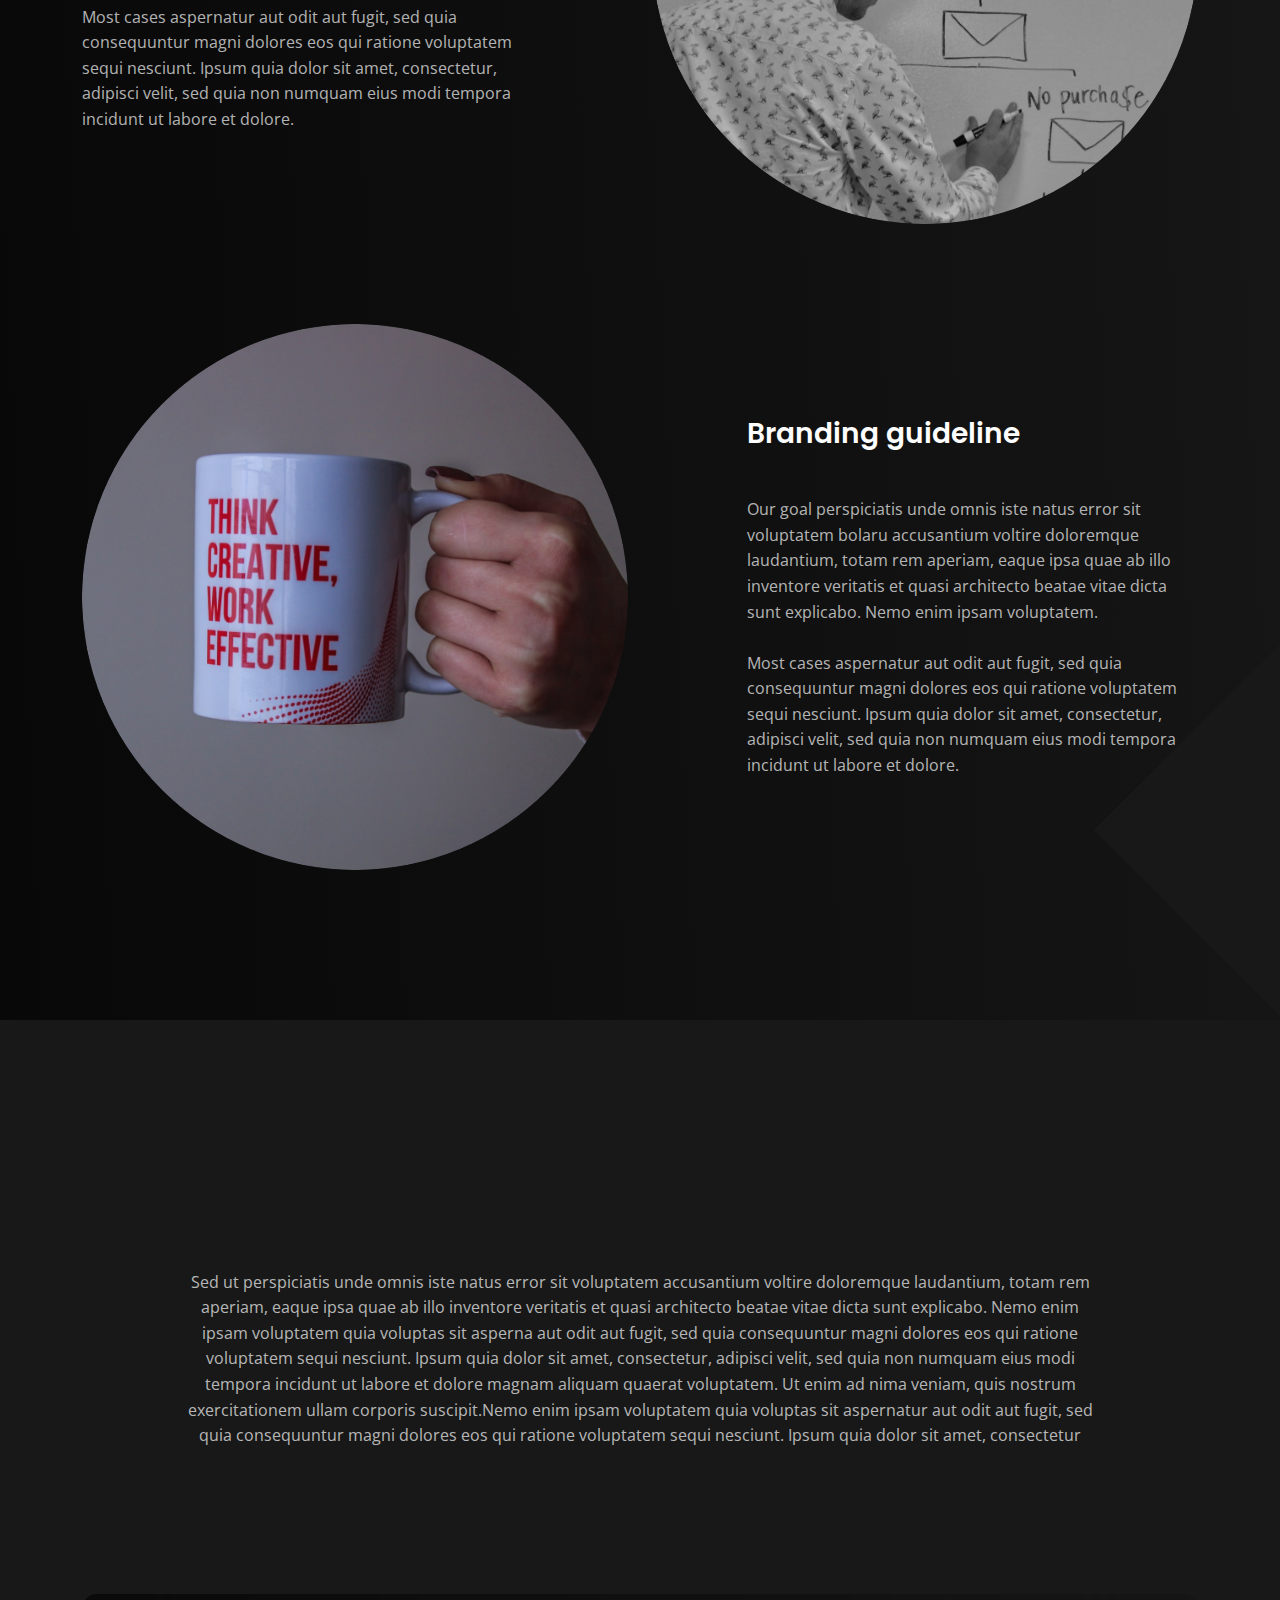
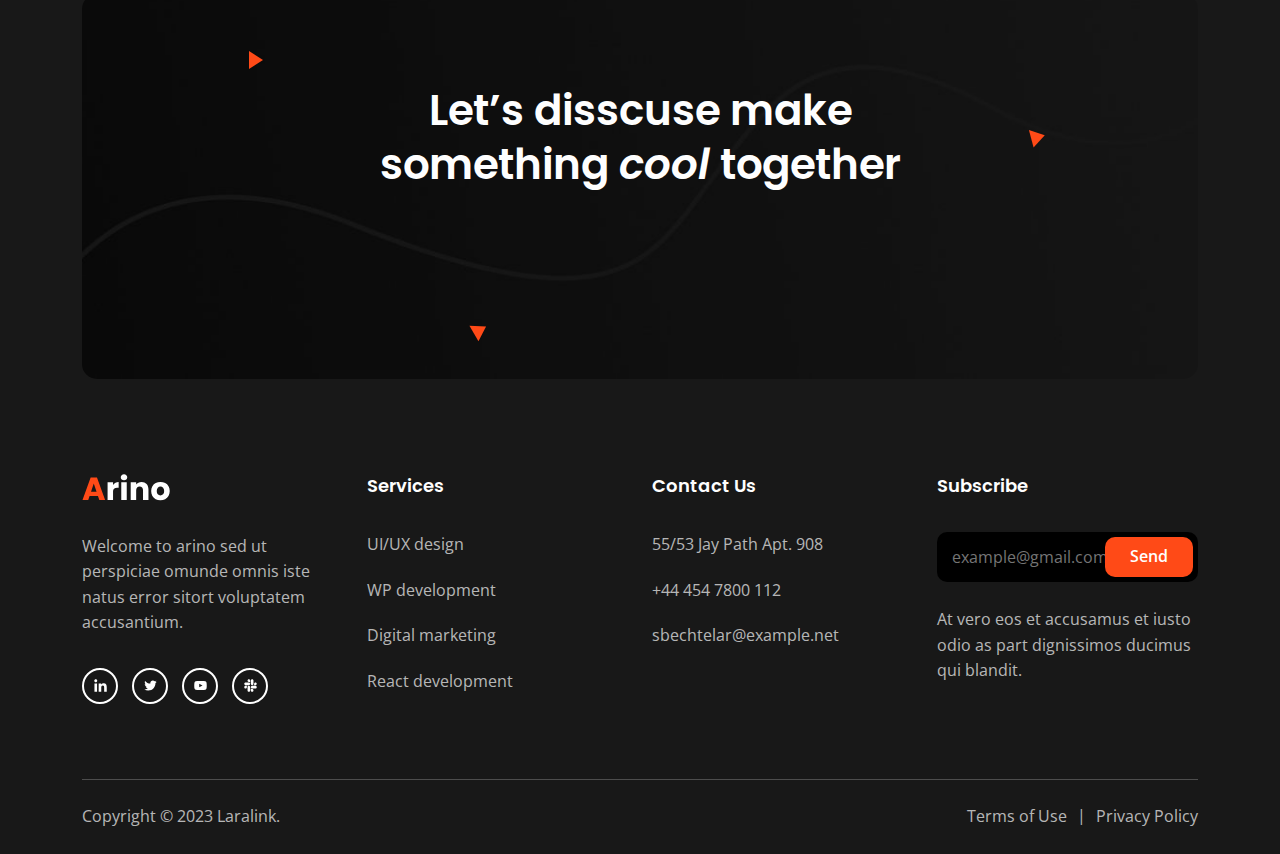
<file: Arino - Template/case-study.html>
<!DOCTYPE html>
<html class="no-js" lang="en">

<head>
  <!-- Meta Tags -->
  <meta charset="utf-8">
  <meta http-equiv="x-ua-compatible" content="ie=edge">
  <meta name="viewport" content="width=device-width, initial-scale=1">
  <meta name="author" content="Laralink">
  <!-- Favicon Icon -->
  <link rel="icon" href="assets/img/favicon.png">
  <!-- Site Title -->
  <title>Arino - Creative Agency Template</title>
  <link rel="stylesheet" href="assets/css/plugins/bootstrap.min.css">
  <link rel="stylesheet" href="assets/css/plugins/lightgallery.min.css">
  <link rel="stylesheet" href="assets/css/plugins/slick.css">
  <link rel="stylesheet" href="assets/css/plugins/lightgallery.min.css">
  <link rel="stylesheet" href="assets/css/plugins/animate.css">
  <link rel="stylesheet" href="assets/css/style.css">
</head>

<body>
  <div class="cs-preloader cs-center">
    <div class="cs-preloader_in"></div>
  </div>
  <!-- Start Header Section -->
  <header class="cs-site_header cs-style1 text-uppercase cs-sticky_header">
    <div class="cs-main_header">
      <div class="container">
        <div class="cs-main_header_in">
          <div class="cs-main_header_left">
            <a class="cs-site_branding" href="index.html">
              <img src="assets/img/logo.svg" alt="Logo">
            </a>
          </div>
          <div class="cs-main_header_center">
            <div class="cs-nav cs-primary_font cs-medium">
              <ul class="cs-nav_list">
                <li class="menu-item-has-children cs-mega_menu">
                  <a href="index.html">Home</a>
                  <ul class="cs-mega_wrapper">
                    <li>
                      <ul>
                        <li>
                          <a href="index.html" class="cs-nav_list_img">
                            <img src="assets/img/demo/main-home.jpeg" alt="" />
                          </a>
                          <a href="index.html">Main Home</a>
                        </li>
                        <li>
                          <a href="showcase-portfolio.html" class="cs-nav_list_img">
                            <img src="assets/img/demo/showcase.jpeg" alt="" />
                          </a>
                          <a href="showcase-portfolio.html">Showcase Portfolio</a>
                        </li>
                      </ul>
                    </li>
                    <li>
                      <ul>
                        <li>
                          <a href="photography-agency.html" class="cs-nav_list_img">
                            <img src="assets/img/demo/photography-agency.jpeg" alt="" />
                          </a>
                          <a href="photography-agency.html">Photography Agency</a>
                        </li>
                        <li>
                          <a href="case-study-showcase.html" class="cs-nav_list_img">
                            <img src="assets/img/demo/case_study_showcase.jpeg" alt="" />
                          </a>
                          <a href="case-study-showcase.html">Case Study Showcase</a>
                        </li>
                      </ul>
                    </li>
                    <li>
                      <ul>
                        <li>
                          <a href="creative-portfolio.html" class="cs-nav_list_img">
                            <img src="assets/img/demo/portfolio.jpeg" alt="" />
                          </a>
                          <a href="creative-portfolio.html">Creative Portfolio</a>
                        </li>
                      </ul>
                    </li>
                    <li>
                      <ul>
                        <li>
                          <a href="digital-agency.html" class="cs-nav_list_img">
                            <img src="assets/img/demo/digital-agency.jpeg" alt="" />
                          </a>
                          <a href="digital-agency.html">Digital Agency</a>
                        </li>
                      </ul>
                    </li>
                    <li>
                      <ul>
                        <li>
                          <a href="marketing-agency.html" class="cs-nav_list_img">
                            <img src="assets/img/demo/marketing.jpeg" alt="" />
                          </a>
                          <a href="marketing-agency.html">Marketing Agency</a>
                        </li>
                      </ul>
                    </li>
                    <li>
                      <ul>
                        <li>
                          <a href="freelancer-agency.html" class="cs-nav_list_img">
                            <img src="assets/img/demo/freelancer-agency.jpeg" alt="" />
                            <span class="cs-header_badge">New</span>
                          </a>
                          <a href="freelancer-agency.html">Freelancing Agency</a>
                        </li>
                      </ul>
                    </li>
                    <li>
                      <ul>
                        <li>
                          <a href="https://arino-html-rtl.vercel.app" target="_blank" class="cs-nav_list_img">
                            <img src="assets/img/demo/rtl.jpeg" alt="" />
                            <span class="cs-header_badge">New</span>
                          </a>
                          <a href="https://arino-html-rtl.vercel.app" target="_blank">RTL Demo</a>
                        </li>
                      </ul>
                    </li>
                  </ul>
                </li>
                <li><a href="about.html">About</a></li>
                <li class="menu-item-has-children"><a href="service.html">Services</a>
                  <ul>
                    <li><a href="service.html">Services</a></li>
                    <li><a href="service-details.html">Service Details</a></li>
                  </ul>
                </li>
                <li class="menu-item-has-children"><a href="portfolio.html">Portfolio</a>
                  <ul>
                    <li><a href="portfolio.html">Portfolio</a></li>
                    <li><a href="portfolio-details.html">Portfolio Details</a></li>
                  </ul>
                </li>
                <li class="menu-item-has-children"><a href="blog.html">Blog</a>
                  <ul>
                    <li><a href="blog.html">Blog</a></li>
                    <li><a href="blog-details.html">Blog Details</a></li>
                  </ul>
                </li>
                <li class="menu-item-has-children"><a href="#">Pages</a>
                  <ul>
                    <li><a href="contact.html">Contact</a></li>
                    <li><a href="team.html">Team</a></li>
                    <li><a href="team-details.html">Team Details</a></li>
                    <li><a href="case-study.html">Case Study Details</a></li>
                    <li><a href="faq.html">FAQ</a></li>
                  </ul>
                </li>
              </ul>
            </div>
          </div>
          <div class="cs-main_header_right">
            <div class="cs-toolbox">
              <span class="cs-icon_btn">
                <span class="cs-icon_btn_in">
                  <span></span>
                  <span></span>
                  <span></span>
                  <span></span>
                </span>
              </span>
            </div>
          </div>
        </div>
      </div>
    </div>
  </header>
  <div class="cs-side_header">
    <button class="cs-close"></button>
    <div class="cs-side_header_overlay"></div>
    <div class="cs-side_header_in">
      <div class="cs-side_header_shape"></div>
      <a class="cs-site_branding" href="index.html">
        <img src="assets/img/footer_logo.svg" alt="Logo">
      </a>
      <div class="cs-side_header_box">
        <h2 class="cs-side_header_heading">Do you have a project in your  <br> mind? Keep connect us.</h2>
      </div>
      <div class="cs-side_header_box">
        <h3 class="cs-side_header_title cs-primary_color">Contact Us</h3>
        <ul class="cs-contact_info cs-style1 cs-mp0">
          <li>
            <svg width="18" height="18" viewBox="0 0 18 18" fill="none" xmlns="http://www.w3.org/2000/svg">
              <path d="M17 12.5C15.75 12.5 14.55 12.3 13.43 11.93C13.08 11.82 12.69 11.9 12.41 12.17L10.21 14.37C7.38 12.93 5.06 10.62 3.62 7.79L5.82 5.58C6.1 5.31 6.18 4.92 6.07 4.57C5.7 3.45 5.5 2.25 5.5 1C5.5 0.45 5.05 0 4.5 0H1C0.45 0 0 0.45 0 1C0 10.39 7.61 18 17 18C17.55 18 18 17.55 18 17V13.5C18 12.95 17.55 12.5 17 12.5ZM9 0V10L12 7H18V0H9Z" fill="#FF4A17"/>
            </svg>
            <span>+44 454 7800 112</span>
          </li>
          <li>
            <svg width="20" height="18" viewBox="0 0 20 18" fill="none" xmlns="http://www.w3.org/2000/svg">
              <path d="M20 6.98V16C20 17.1 19.1 18 18 18H2C0.9 18 0 17.1 0 16V4C0 2.9 0.9 2 2 2H12.1C12.04 2.32 12 2.66 12 3C12 4.48 12.65 5.79 13.67 6.71L10 9L2 4V6L10 11L15.3 7.68C15.84 7.88 16.4 8 17 8C18.13 8 19.16 7.61 20 6.98ZM14 3C14 4.66 15.34 6 17 6C18.66 6 20 4.66 20 3C20 1.34 18.66 0 17 0C15.34 0 14 1.34 14 3Z" fill="#FF4A17"/>
            </svg>              
            <span>infotech@arino.com</span>
          </li>
          <li>
            <svg width="14" height="20" viewBox="0 0 14 20" fill="none" xmlns="http://www.w3.org/2000/svg">
              <path d="M7 0C3.13 0 0 3.13 0 7C0 12.25 7 20 7 20C7 20 14 12.25 14 7C14 3.13 10.87 0 7 0ZM7 9.5C5.62 9.5 4.5 8.38 4.5 7C4.5 5.62 5.62 4.5 7 4.5C8.38 4.5 9.5 5.62 9.5 7C9.5 8.38 8.38 9.5 7 9.5Z" fill="#FF4A17"/>
            </svg>              
            <span>50 Wall Street Suite, 44150 <br>Ohio, United States</span>
          </li>
        </ul>
      </div>
      <div class="cs-side_header_box">
        <h3 class="cs-side_header_title cs-primary_color">Subscribe</h3>
        <div class="cs-newsletter cs-style1">
          <form action="#" class="cs-newsletter_form">
            <input type="email" class="cs-newsletter_input" placeholder="example@gmail.com">
            <button class="cs-newsletter_btn"><span>Send</span></button>
          </form>
          <div class="cs-newsletter_text">At vero eos et accusamus et iusto odio as part dignissimos ducimus qui blandit.</div>
        </div>
      </div>
      <div class="cs-side_header_box">
        <div class="cs-social_btns cs-style1">
          <a href="#" class="cs-center">
            <svg width="15" height="15" viewBox="0 0 15 15" fill="none" xmlns="http://www.w3.org/2000/svg">
              <path d="M4.04799 13.7497H1.45647V5.4043H4.04799V13.7497ZM2.75084 4.2659C1.92215 4.2659 1.25 3.57952 1.25 2.75084C1.25 2.35279 1.40812 1.97105 1.68958 1.68958C1.97105 1.40812 2.35279 1.25 2.75084 1.25C3.14888 1.25 3.53063 1.40812 3.81209 1.68958C4.09355 1.97105 4.25167 2.35279 4.25167 2.75084C4.25167 3.57952 3.57924 4.2659 2.75084 4.2659ZM13.7472 13.7497H11.1613V9.68722C11.1613 8.71903 11.1417 7.4774 9.81389 7.4774C8.46652 7.4774 8.26004 8.5293 8.26004 9.61747V13.7497H5.67132V5.4043H8.15681V6.54269H8.19308C8.53906 5.887 9.38421 5.19503 10.6451 5.19503C13.2679 5.19503 13.75 6.92215 13.75 9.16546V13.7497H13.7472Z" fill="white"></path>
            </svg> 
          </a>
          <a href="#" class="cs-center">
            <svg width="13" height="11" viewBox="0 0 13 11" fill="none" xmlns="http://www.w3.org/2000/svg">
              <path d="M11.4651 2.95396C11.4731 3.065 11.4731 3.17606 11.4731 3.2871C11.4731 6.67383 8.89535 10.5761 4.18402 10.5761C2.73255 10.5761 1.38421 10.1557 0.25 9.42608C0.456226 9.44986 0.654494 9.4578 0.868655 9.4578C2.06629 9.4578 3.16879 9.0533 4.04918 8.36326C2.92291 8.33946 1.97906 7.60183 1.65386 6.5866C1.81251 6.61038 1.97112 6.62624 2.1377 6.62624C2.36771 6.62624 2.59774 6.59451 2.81188 6.53901C1.63802 6.30105 0.757595 5.26996 0.757595 4.02472V3.99301C1.09864 4.18336 1.49524 4.30233 1.91558 4.31818C1.22554 3.85814 0.773464 3.07294 0.773464 2.1846C0.773464 1.70872 0.900344 1.27249 1.12244 0.891774C2.38355 2.44635 4.27919 3.46156 6.40481 3.57262C6.36516 3.38226 6.34136 3.184 6.34136 2.9857C6.34136 1.57388 7.4835 0.423828 8.90323 0.423828C9.64086 0.423828 10.3071 0.733156 10.7751 1.23284C11.354 1.1218 11.9093 0.907643 12.401 0.614185C12.2106 1.20906 11.8061 1.70875 11.2748 2.02598C11.7903 1.97049 12.29 1.82769 12.75 1.62942C12.4011 2.13702 11.9648 2.5891 11.4651 2.95396V2.95396Z" fill="white"></path>
            </svg>                    
          </a>
          <a href="#" class="cs-center">
            <svg width="13" height="9" viewBox="0 0 13 9" fill="none" xmlns="http://www.w3.org/2000/svg">
              <path d="M12.4888 1.48066C12.345 0.939353 11.9215 0.513038 11.3837 0.368362C10.4089 0.105469 6.5 0.105469 6.5 0.105469C6.5 0.105469 2.59116 0.105469 1.61633 0.368362C1.07853 0.513061 0.65496 0.939353 0.5112 1.48066C0.25 2.4618 0.25 4.50887 0.25 4.50887C0.25 4.50887 0.25 6.55595 0.5112 7.53709C0.65496 8.0784 1.07853 8.48695 1.61633 8.63163C2.59116 8.89452 6.5 8.89452 6.5 8.89452C6.5 8.89452 10.4088 8.89452 11.3837 8.63163C11.9215 8.48695 12.345 8.0784 12.4888 7.53709C12.75 6.55595 12.75 4.50887 12.75 4.50887C12.75 4.50887 12.75 2.4618 12.4888 1.48066V1.48066ZM5.22158 6.36746V2.65029L8.48861 4.50892L5.22158 6.36746V6.36746Z" fill="white"></path>
            </svg>                    
          </a>
          <a href="#" class="cs-center">
            <svg width="13" height="13" viewBox="0 0 13 13" fill="none" xmlns="http://www.w3.org/2000/svg">
              <path d="M2.87612 8.149C2.87612 8.87165 2.28571 9.46205 1.56306 9.46205C0.840402 9.46205 0.25 8.87165 0.25 8.149C0.25 7.42634 0.840402 6.83594 1.56306 6.83594H2.87612V8.149ZM3.53795 8.149C3.53795 7.42634 4.12835 6.83594 4.851 6.83594C5.57366 6.83594 6.16406 7.42634 6.16406 8.149V11.4369C6.16406 12.1596 5.57366 12.75 4.851 12.75C4.12835 12.75 3.53795 12.1596 3.53795 11.4369V8.149ZM4.851 2.87612C4.12835 2.87612 3.53795 2.28571 3.53795 1.56306C3.53795 0.840402 4.12835 0.25 4.851 0.25C5.57366 0.25 6.16406 0.840402 6.16406 1.56306V2.87612H4.851V2.87612ZM4.851 3.53795C5.57366 3.53795 6.16406 4.12835 6.16406 4.851C6.16406 5.57366 5.57366 6.16406 4.851 6.16406H1.56306C0.840402 6.16406 0.25 5.57366 0.25 4.851C0.25 4.12835 0.840402 3.53795 1.56306 3.53795H4.851V3.53795ZM10.1239 4.851C10.1239 4.12835 10.7143 3.53795 11.4369 3.53795C12.1596 3.53795 12.75 4.12835 12.75 4.851C12.75 5.57366 12.1596 6.16406 11.4369 6.16406H10.1239V4.851V4.851ZM9.46205 4.851C9.46205 5.57366 8.87165 6.16406 8.149 6.16406C7.42634 6.16406 6.83594 5.57366 6.83594 4.851V1.56306C6.83594 0.840402 7.42634 0.25 8.149 0.25C8.87165 0.25 9.46205 0.840402 9.46205 1.56306V4.851V4.851ZM8.149 10.1239C8.87165 10.1239 9.46205 10.7143 9.46205 11.4369C9.46205 12.1596 8.87165 12.75 8.149 12.75C7.42634 12.75 6.83594 12.1596 6.83594 11.4369V10.1239H8.149ZM8.149 9.46205C7.42634 9.46205 6.83594 8.87165 6.83594 8.149C6.83594 7.42634 7.42634 6.83594 8.149 6.83594H11.4369C12.1596 6.83594 12.75 7.42634 12.75 8.149C12.75 8.87165 12.1596 9.46205 11.4369 9.46205H8.149Z" fill="white"></path>
            </svg>                    
          </a>
        </div>
      </div>
    </div>
  </div>
  <!-- End Header Section -->
  
  <!-- Start Hero -->
  <div class="cs-page_heading cs-style1 cs-center text-center cs-bg" data-src="assets/img/case_study_details_bg.jpeg">
    <div class="container">
      <div class="cs-page_heading_in">
        <h1 class="cs-page_title cs-font_50 cs-white_color">Case Study Details</h1>
        <ol class="breadcrumb text-uppercase">
          <li class="breadcrumb-item"><a href="index.html">Home</a></li>
          <li class="breadcrumb-item active">Case Study Details</li>
        </ol>
      </div>
    </div>
  </div>
  <!-- End Hero -->
  <div class="cs-height_145 cs-height_lg_80"></div>
  <div class="container">
    <div class="cs-section_heading cs-style1 text-center">
      <h3 class="cs-section_subtitle">Marketing</h3>
      <h2 class="cs-section_title wow fadeInUp" data-wow-duration="0.8s" data-wow-delay="0.2s">Importance of storytelling and influencer  marketing in social media marketing</h2>
    </div>
    <div class="cs-height_90 cs-height_lg_45"></div>
    <img src="assets/img/case_study_img_1.jpeg" alt="Case Study" class="w-100 cs-radius_15">
    <div class="cs-height_140 cs-height_lg_80"></div>
    <h2 class="cs-font_38 text-center cs-m0 wow fadeInUp" data-wow-duration="0.8s" data-wow-delay="0.2s">Case Study Overview</h2>
    <div class="cs-height_60 cs-height_lg_45"></div>
    <p class="cs-m0">Sed ut perspiciatis unde omnis iste natus error sit voluptatem accusantium voltire doloremque laudantium, totam rem aperiam, eaque ipsa quae ab illo inventore veritatis et quasi architecto beatae vitae dicta sunt explicabo. Nemo enim ipsam voluptatem quia voluptas sit aspernatur aut odit aut fugit, sed quia consequuntur magni dolores eos qui ratione voluptatem sequi nesciunt. Ipsum quia dolor sit amet, consectetur, adipisci velit, sed quia non numquam eius modi tempora incidunt ut labore et dolore magnam aliquam quaerat voluptatem. Ut enim ad minima veniam, quis nostrum exercitationem ullam corporis suscipit.Nemo enim ipsam voluptatem quia voluptas sit aspernatur aut odit aut fugit, sed quia consequuntur magni dolores eos qui ratione voluptatem sequi nesciunt. Ipsum quia dolor sit amet, consectetur</p>
    <div class="cs-height_65 cs-height_lg_45"></div>
    <div class="row">
      <div class="col-sm-6">
        <img src="assets/img/case_study_img_2.jpeg" alt="Case Study" class="w-100 cs-radius_5">
        <div class="cs-height_25 cs-height_lg_25"></div>
      </div>
      <div class="col-sm-6">
        <img src="assets/img/case_study_img_3.jpeg" alt="Case Study" class="w-100 cs-radius_5">
        <div class="cs-height_25 cs-height_lg_25"></div>
      </div>
    </div>
    <div class="cs-height_125 cs-height_lg_55"></div>
  </div>
  <section class="cs-gradient_bg_1 cs-shape_wrap_6">
    <div class="cs-shape_2"><div></div></div>
    <div class="cs-shape_2"><div></div></div>
    <div class="container">
      <div class="cs-height_145 cs-height_lg_80"></div>
      <h2 class="cs-font_38 text-center cs-m0 wow fadeInUp" data-wow-duration="0.8s" data-wow-delay="0.2s">Case Study Research</h2>
      <div class="cs-height_90 cs-height_lg_45"></div>
      <div class="row align-items-center cs-column_reverse_lg">
        <div class="col-lg-5">
          <h3 class="cs-font_30 cs-m0">Marketing strategy</h3>
          <div class="cs-height_45 cs-height_lg_30"></div>
          <p class="cs-m0">Our goal perspiciatis unde omnis iste natus error sit voluptatem bolaru accusantium voltire doloremque laudantium, totam rem aperiam, eaque ipsa quae ab illo inventore veritatis et quasi architecto beatae vitae dicta sunt explicabo. Nemo enim ipsam voluptatem. <br><br>Most cases aspernatur aut odit aut fugit, sed quia consequuntur magni dolores eos qui ratione voluptatem sequi nesciunt. Ipsum quia dolor sit amet, consectetur, adipisci velit, sed quia non numquam eius modi tempora incidunt ut labore et dolore.</p>
        </div>
        <div class="col-lg-6 offset-lg-1 text-center">
          <div class="cs-portfolio_img_in cs-shine_hover_1 rounded-circle">
            <img src="assets/img/case_study_img_4.png" alt="Case study" class="w-100">
          </div>
          <div class="cs-height_0 cs-height_lg_40"></div>
        </div>
      </div>
      <div class="cs-height_100 cs-height_lg_80"></div>
      <div class="row align-items-center">
        <div class="col-lg-6 text-center">
          <div class="cs-portfolio_img_in cs-shine_hover_1 rounded-circle">
            <img src="assets/img/case_study_img_5.png" alt="Case study" class="w-100">
          </div>
          <div class="cs-height_0 cs-height_lg_40"></div>
        </div>
        <div class="col-lg-5 offset-lg-1">
          <h3 class="cs-font_30 cs-m0">Branding guideline</h3>
          <div class="cs-height_45 cs-height_lg_30"></div>
          <p class="cs-m0">Our goal perspiciatis unde omnis iste natus error sit voluptatem bolaru accusantium voltire doloremque laudantium, totam rem aperiam, eaque ipsa quae ab illo inventore veritatis et quasi architecto beatae vitae dicta sunt explicabo. Nemo enim ipsam voluptatem. <br><br>Most cases aspernatur aut odit aut fugit, sed quia consequuntur magni dolores eos qui ratione voluptatem sequi nesciunt. Ipsum quia dolor sit amet, consectetur, adipisci velit, sed quia non numquam eius modi tempora incidunt ut labore et dolore.</p>
        </div>
      </div>
      <div class="cs-height_150 cs-height_lg_80"></div>
    </div>
  </section>
  <div class="cs-height_140 cs-height_lg_80"></div>
  <div class="container text-center">
    <div class="row col-lg-10 offset-lg-1">
      <h2 class="cs-font_38 cs-m0 wow fadeInUp" data-wow-duration="0.8s" data-wow-delay="0.2s">Result of The Case Study</h2>
      <div class="cs-height_60 cs-height_lg_45"></div>
      <p class="cs-m0">Sed ut perspiciatis unde omnis iste natus error sit voluptatem accusantium voltire doloremque laudantium, totam rem aperiam, eaque ipsa quae ab illo inventore veritatis et quasi architecto beatae vitae dicta sunt explicabo. Nemo enim ipsam voluptatem quia voluptas sit asperna aut odit aut fugit, sed quia consequuntur magni dolores eos qui ratione voluptatem sequi nesciunt. Ipsum quia dolor sit amet, consectetur, adipisci velit, sed quia non numquam eius modi tempora incidunt ut labore et dolore magnam aliquam quaerat voluptatem. Ut enim ad nima veniam, quis nostrum exercitationem ullam corporis suscipit.Nemo enim ipsam voluptatem quia voluptas sit aspernatur aut odit aut fugit, sed quia consequuntur magni dolores eos qui ratione voluptatem sequi nesciunt. Ipsum quia dolor sit amet, consectetur</p>
    </div>
  </div>
  <div class="cs-height_145 cs-height_lg_80"></div>
  <!-- Start CTA -->
  <section>
    <div class="container">
      <div class="cs-cta cs-style1 cs-bg text-center cs-shape_wrap_1 cs-position_1" data-src="assets/img/cta_bg.jpeg" >
        <div class="cs-shape_1"></div>
        <div class="cs-shape_1"></div>
        <div class="cs-shape_1"></div>
        <div class="cs-cta_in">
          <h2 class="cs-cta_title cs-semi_bold cs-m0">Let’s disscuse make <br>something <i>cool</i> together</h2>
          <div class="cs-height_70 cs-height_lg_30"></div>
          <a href="contact.html" class="cs-text_btn wow fadeInUp" data-wow-duration="0.8s" data-wow-delay="0.2s">
            <span>Apply For Meeting</span>
            <svg width="26" height="12" viewBox="0 0 26 12" fill="none" xmlns="http://www.w3.org/2000/svg">
              <path d="M25.5307 6.53033C25.8236 6.23744 25.8236 5.76256 25.5307 5.46967L20.7577 0.696699C20.4648 0.403806 19.99 0.403806 19.6971 0.696699C19.4042 0.989593 19.4042 1.46447 19.6971 1.75736L23.9397 6L19.6971 10.2426C19.4042 10.5355 19.4042 11.0104 19.6971 11.3033C19.99 11.5962 20.4648 11.5962 20.7577 11.3033L25.5307 6.53033ZM0.000366211 6.75H25.0004V5.25H0.000366211V6.75Z" fill="currentColor"/>
            </svg>            
          </a>
        </div>
      </div>
    </div>
  </section>
  <!-- End CTA -->
  <!-- Start Footer -->
  <footer class="cs-fooer">
    <div class="cs-fooer_main">
      <div class="container">
        <div class="row">
          <div class="col-lg-3 col-sm-6">
            <div class="cs-footer_item">
              <div class="cs-text_widget">
                <img src="assets/img/footer_logo.svg" alt="">
                <p>Welcome to arino sed ut perspiciae omunde omnis iste natus error sitort voluptatem accusantium.</p>
              </div>
              <div class="cs-social_btns cs-style1">
                <a href="#" class="cs-center">
                  <svg width="15" height="15" viewBox="0 0 15 15" fill="none" xmlns="http://www.w3.org/2000/svg">
                    <path d="M4.04799 13.7497H1.45647V5.4043H4.04799V13.7497ZM2.75084 4.2659C1.92215 4.2659 1.25 3.57952 1.25 2.75084C1.25 2.35279 1.40812 1.97105 1.68958 1.68958C1.97105 1.40812 2.35279 1.25 2.75084 1.25C3.14888 1.25 3.53063 1.40812 3.81209 1.68958C4.09355 1.97105 4.25167 2.35279 4.25167 2.75084C4.25167 3.57952 3.57924 4.2659 2.75084 4.2659ZM13.7472 13.7497H11.1613V9.68722C11.1613 8.71903 11.1417 7.4774 9.81389 7.4774C8.46652 7.4774 8.26004 8.5293 8.26004 9.61747V13.7497H5.67132V5.4043H8.15681V6.54269H8.19308C8.53906 5.887 9.38421 5.19503 10.6451 5.19503C13.2679 5.19503 13.75 6.92215 13.75 9.16546V13.7497H13.7472Z" fill="white"/>
                  </svg> 
                </a>
                <a href="#" class="cs-center">
                  <svg width="13" height="11" viewBox="0 0 13 11" fill="none" xmlns="http://www.w3.org/2000/svg">
                    <path d="M11.4651 2.95396C11.4731 3.065 11.4731 3.17606 11.4731 3.2871C11.4731 6.67383 8.89535 10.5761 4.18402 10.5761C2.73255 10.5761 1.38421 10.1557 0.25 9.42608C0.456226 9.44986 0.654494 9.4578 0.868655 9.4578C2.06629 9.4578 3.16879 9.0533 4.04918 8.36326C2.92291 8.33946 1.97906 7.60183 1.65386 6.5866C1.81251 6.61038 1.97112 6.62624 2.1377 6.62624C2.36771 6.62624 2.59774 6.59451 2.81188 6.53901C1.63802 6.30105 0.757595 5.26996 0.757595 4.02472V3.99301C1.09864 4.18336 1.49524 4.30233 1.91558 4.31818C1.22554 3.85814 0.773464 3.07294 0.773464 2.1846C0.773464 1.70872 0.900344 1.27249 1.12244 0.891774C2.38355 2.44635 4.27919 3.46156 6.40481 3.57262C6.36516 3.38226 6.34136 3.184 6.34136 2.9857C6.34136 1.57388 7.4835 0.423828 8.90323 0.423828C9.64086 0.423828 10.3071 0.733156 10.7751 1.23284C11.354 1.1218 11.9093 0.907643 12.401 0.614185C12.2106 1.20906 11.8061 1.70875 11.2748 2.02598C11.7903 1.97049 12.29 1.82769 12.75 1.62942C12.4011 2.13702 11.9648 2.5891 11.4651 2.95396V2.95396Z" fill="white"/>
                  </svg>                    
                </a>
                <a href="#" class="cs-center">
                  <svg width="13" height="9" viewBox="0 0 13 9" fill="none" xmlns="http://www.w3.org/2000/svg">
                    <path d="M12.4888 1.48066C12.345 0.939353 11.9215 0.513038 11.3837 0.368362C10.4089 0.105469 6.5 0.105469 6.5 0.105469C6.5 0.105469 2.59116 0.105469 1.61633 0.368362C1.07853 0.513061 0.65496 0.939353 0.5112 1.48066C0.25 2.4618 0.25 4.50887 0.25 4.50887C0.25 4.50887 0.25 6.55595 0.5112 7.53709C0.65496 8.0784 1.07853 8.48695 1.61633 8.63163C2.59116 8.89452 6.5 8.89452 6.5 8.89452C6.5 8.89452 10.4088 8.89452 11.3837 8.63163C11.9215 8.48695 12.345 8.0784 12.4888 7.53709C12.75 6.55595 12.75 4.50887 12.75 4.50887C12.75 4.50887 12.75 2.4618 12.4888 1.48066V1.48066ZM5.22158 6.36746V2.65029L8.48861 4.50892L5.22158 6.36746V6.36746Z" fill="white"/>
                  </svg>                    
                </a>
                <a href="#" class="cs-center">
                  <svg width="13" height="13" viewBox="0 0 13 13" fill="none" xmlns="http://www.w3.org/2000/svg">
                    <path d="M2.87612 8.149C2.87612 8.87165 2.28571 9.46205 1.56306 9.46205C0.840402 9.46205 0.25 8.87165 0.25 8.149C0.25 7.42634 0.840402 6.83594 1.56306 6.83594H2.87612V8.149ZM3.53795 8.149C3.53795 7.42634 4.12835 6.83594 4.851 6.83594C5.57366 6.83594 6.16406 7.42634 6.16406 8.149V11.4369C6.16406 12.1596 5.57366 12.75 4.851 12.75C4.12835 12.75 3.53795 12.1596 3.53795 11.4369V8.149ZM4.851 2.87612C4.12835 2.87612 3.53795 2.28571 3.53795 1.56306C3.53795 0.840402 4.12835 0.25 4.851 0.25C5.57366 0.25 6.16406 0.840402 6.16406 1.56306V2.87612H4.851V2.87612ZM4.851 3.53795C5.57366 3.53795 6.16406 4.12835 6.16406 4.851C6.16406 5.57366 5.57366 6.16406 4.851 6.16406H1.56306C0.840402 6.16406 0.25 5.57366 0.25 4.851C0.25 4.12835 0.840402 3.53795 1.56306 3.53795H4.851V3.53795ZM10.1239 4.851C10.1239 4.12835 10.7143 3.53795 11.4369 3.53795C12.1596 3.53795 12.75 4.12835 12.75 4.851C12.75 5.57366 12.1596 6.16406 11.4369 6.16406H10.1239V4.851V4.851ZM9.46205 4.851C9.46205 5.57366 8.87165 6.16406 8.149 6.16406C7.42634 6.16406 6.83594 5.57366 6.83594 4.851V1.56306C6.83594 0.840402 7.42634 0.25 8.149 0.25C8.87165 0.25 9.46205 0.840402 9.46205 1.56306V4.851V4.851ZM8.149 10.1239C8.87165 10.1239 9.46205 10.7143 9.46205 11.4369C9.46205 12.1596 8.87165 12.75 8.149 12.75C7.42634 12.75 6.83594 12.1596 6.83594 11.4369V10.1239H8.149ZM8.149 9.46205C7.42634 9.46205 6.83594 8.87165 6.83594 8.149C6.83594 7.42634 7.42634 6.83594 8.149 6.83594H11.4369C12.1596 6.83594 12.75 7.42634 12.75 8.149C12.75 8.87165 12.1596 9.46205 11.4369 9.46205H8.149Z" fill="white"/>
                  </svg>                    
                </a>
              </div>
            </div>
          </div>
          <div class="col-lg-3 col-sm-6">
            <div class="cs-footer_item">
              <h2 class="cs-widget_title">Services</h2>
              <ul class="cs-menu_widget cs-mp0">
                <li><a href="service-details.html">UI/UX design</a></li>
                <li><a href="service-details.html">WP development</a></li>
                <li><a href="service-details.html">Digital marketing</a></li>
                <li><a href="service-details.html">React development</a></li>
              </ul>
            </div>
          </div>
          <div class="col-lg-3 col-sm-6">
            <div class="cs-footer_item">
              <h2 class="cs-widget_title">Contact Us</h2>
              <ul class="cs-menu_widget cs-mp0">
                <li>55/53 Jay Path Apt. 908</li>
                <li>+44 454 7800 112</li>
                <li>sbechtelar@example.net</li>
              </ul>
            </div>
          </div>
          <div class="col-lg-3 col-sm-6">
            <div class="cs-footer_item">
              <h2 class="cs-widget_title">Subscribe</h2>
              <div class="cs-newsletter cs-style1">
                <form action="#" class="cs-newsletter_form">
                  <input type="email" class="cs-newsletter_input" placeholder="example@gmail.com">
                  <button class="cs-newsletter_btn"><span>Send</span></button>
                </form>
                <div class="cs-newsletter_text">At vero eos et accusamus et iusto odio as part dignissimos ducimus qui blandit.</div>
              </div>
            </div>
          </div>
        </div>
      </div>
    </div>
    <div class="container">
      <div class="cs-bottom_footer">
        <div class="cs-bottom_footer_left">
          <div class="cs-copyright">Copyright © 2023 Laralink.</div>
        </div>
        <div class="cs-bottom_footer_right">
          <ul class="cs-footer_links cs-mp0">
            <li><a href="">Terms of Use</a></li>
            <li><a href="">Privacy Policy</a></li>
          </ul>
        </div>
      </div>
    </div>
  </footer>
  <!-- End Footer -->

  <span class="cs-scrollup">
    <svg width="20" height="20" viewBox="0 0 20 20" fill="none" xmlns="http://www.w3.org/2000/svg">
      <path d="M0 10L1.7625 11.7625L8.75 4.7875V20H11.25V4.7875L18.225 11.775L20 10L10 0L0 10Z" fill="currentColor"/>
    </svg>      
  </span>
  
  <!-- Start Video Popup -->
  <div class="cs-video_popup">
    <div class="cs-video_popup_overlay"></div>
    <div class="cs-video_popup_content">
      <div class="cs-video_popup_layer"></div>
      <div class="cs-video_popup_container">
        <div class="cs-video_popup_align">
          <div class="embed-responsive embed-responsive-16by9">
            <iframe class="embed-responsive-item" src="about:blank"></iframe>
          </div>
        </div>
        <div class="cs-video_popup_close"></div>
      </div>
    </div>
  </div>
  <!-- End Video Popup -->

  <!-- Script -->
  <script src="assets/js/plugins/jquery-3.6.0.min.js"></script>
  <script src="assets/js/plugins/isotope.pkg.min.js"></script>
  <script src="assets/js/plugins/jquery.slick.min.js"></script>
  <script src="assets/js/plugins/jquery.counter.min.js"></script>
  <script src="assets/js/plugins/lightgallery.min.js"></script>
  <script src="assets/js/plugins/wow.min.js"></script>
  <script src="assets/js/plugins/gsap.min.js"></script>
  <script src="assets/js/main.js"></script>
</body>
</html>
</file>
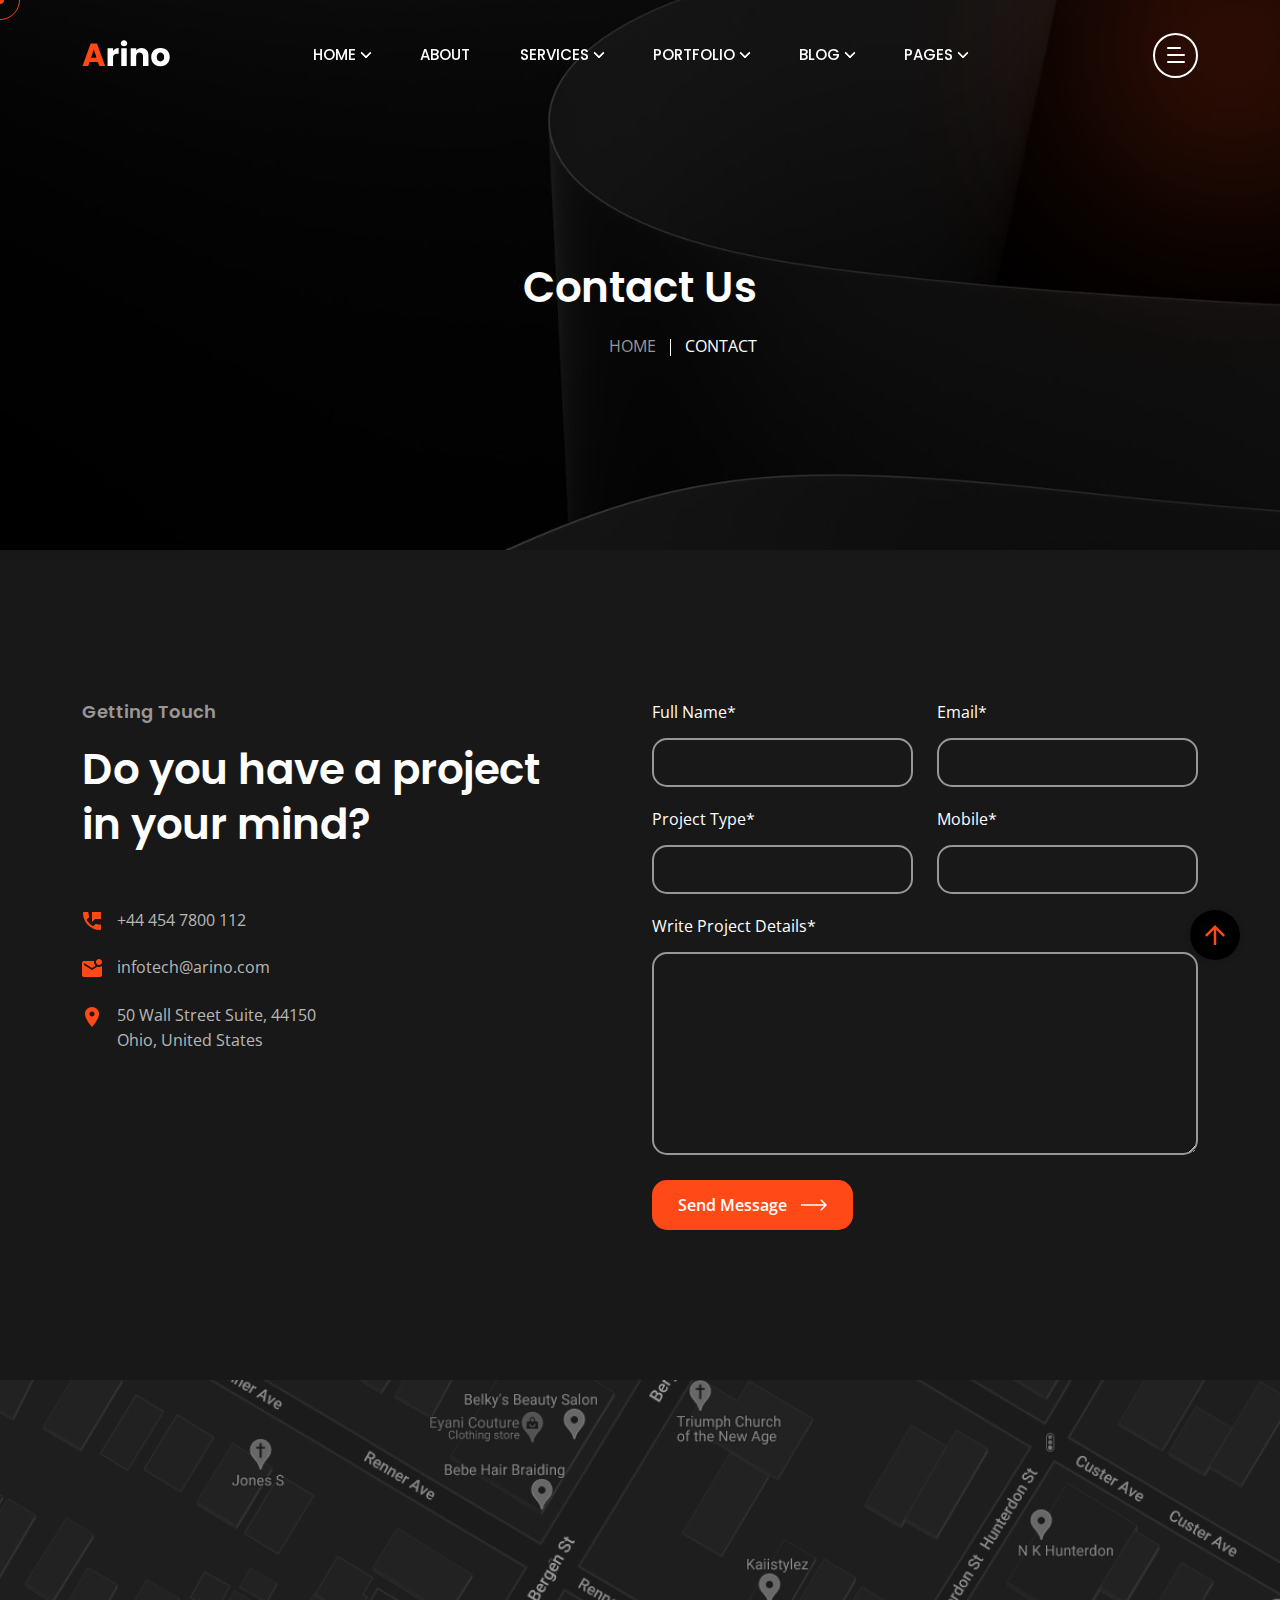
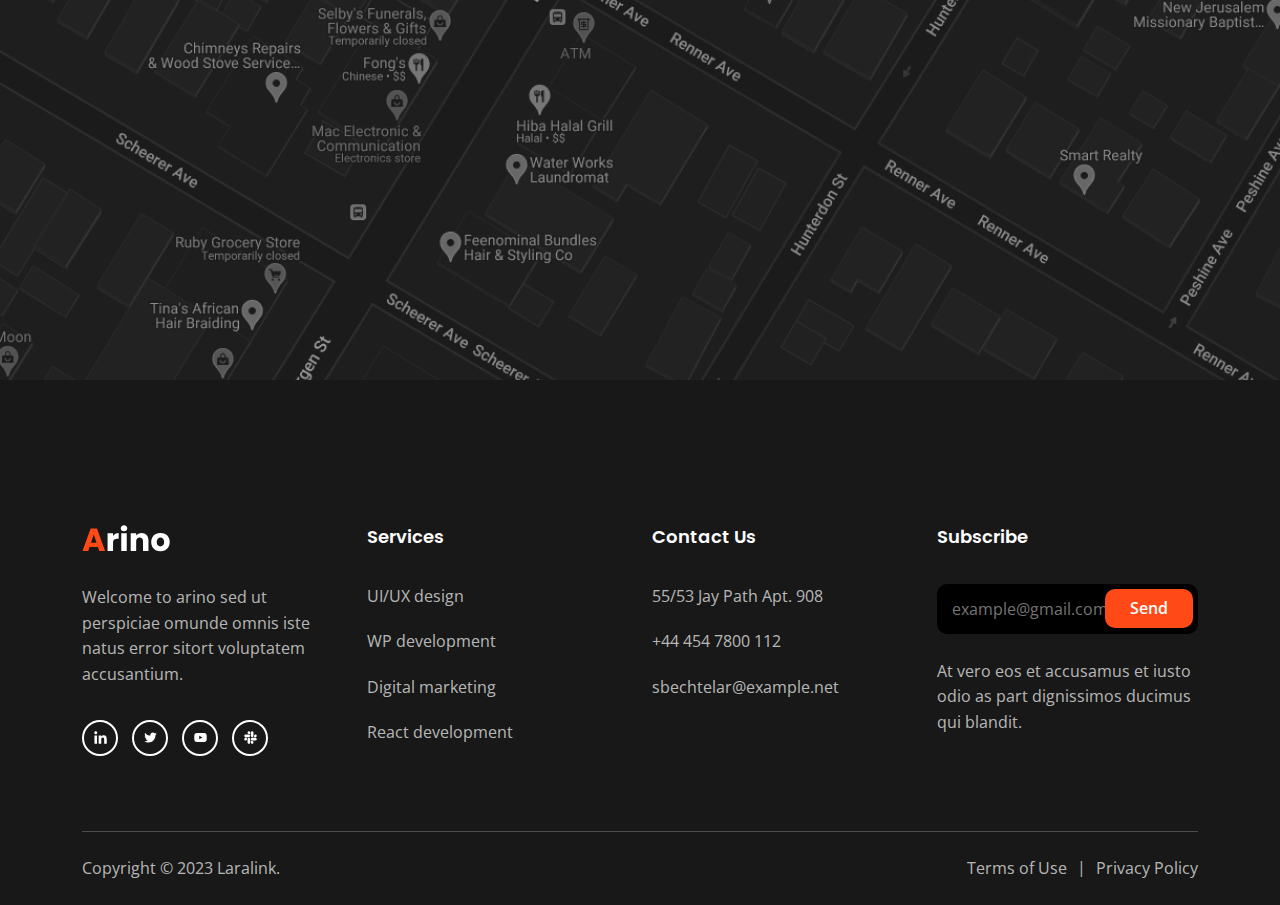
<file: Arino - Template/contact.html>
<!DOCTYPE html>
<html class="no-js" lang="en">

<head>
  <!-- Meta Tags -->
  <meta charset="utf-8">
  <meta http-equiv="x-ua-compatible" content="ie=edge">
  <meta name="viewport" content="width=device-width, initial-scale=1">
  <meta name="author" content="Laralink">
  <!-- Favicon Icon -->
  <link rel="icon" href="assets/img/favicon.png">
  <!-- Site Title -->
  <title>Arino - Creative Agency Template</title>
  <link rel="stylesheet" href="assets/css/plugins/bootstrap.min.css">
  <link rel="stylesheet" href="assets/css/plugins/lightgallery.min.css">
  <link rel="stylesheet" href="assets/css/plugins/slick.css">
  <link rel="stylesheet" href="assets/css/plugins/lightgallery.min.css">
  <link rel="stylesheet" href="assets/css/plugins/animate.css">
  <link rel="stylesheet" href="assets/css/style.css">
</head>

<body>
  <div class="cs-preloader cs-center">
    <div class="cs-preloader_in"></div>
  </div>
  <!-- Start Header Section -->
  <header class="cs-site_header cs-style1 text-uppercase cs-sticky_header">
    <div class="cs-main_header">
      <div class="container">
        <div class="cs-main_header_in">
          <div class="cs-main_header_left">
            <a class="cs-site_branding" href="index.html">
              <img src="assets/img/logo.svg" alt="Logo">
            </a>
          </div>
          <div class="cs-main_header_center">
            <div class="cs-nav cs-primary_font cs-medium">
              <ul class="cs-nav_list">
                <li class="menu-item-has-children cs-mega_menu">
                  <a href="index.html">Home</a>
                  <ul class="cs-mega_wrapper">
                    <li>
                      <ul>
                        <li>
                          <a href="index.html" class="cs-nav_list_img">
                            <img src="assets/img/demo/main-home.jpeg" alt="" />
                          </a>
                          <a href="index.html">Main Home</a>
                        </li>
                        <li>
                          <a href="showcase-portfolio.html" class="cs-nav_list_img">
                            <img src="assets/img/demo/showcase.jpeg" alt="" />
                          </a>
                          <a href="showcase-portfolio.html">Showcase Portfolio</a>
                        </li>
                      </ul>
                    </li>
                    <li>
                      <ul>
                        <li>
                          <a href="photography-agency.html" class="cs-nav_list_img">
                            <img src="assets/img/demo/photography-agency.jpeg" alt="" />
                          </a>
                          <a href="photography-agency.html">Photography Agency</a>
                        </li>
                        <li>
                          <a href="case-study-showcase.html" class="cs-nav_list_img">
                            <img src="assets/img/demo/case_study_showcase.jpeg" alt="" />
                          </a>
                          <a href="case-study-showcase.html">Case Study Showcase</a>
                        </li>
                      </ul>
                    </li>
                    <li>
                      <ul>
                        <li>
                          <a href="creative-portfolio.html" class="cs-nav_list_img">
                            <img src="assets/img/demo/portfolio.jpeg" alt="" />
                          </a>
                          <a href="creative-portfolio.html">Creative Portfolio</a>
                        </li>
                      </ul>
                    </li>
                    <li>
                      <ul>
                        <li>
                          <a href="digital-agency.html" class="cs-nav_list_img">
                            <img src="assets/img/demo/digital-agency.jpeg" alt="" />
                          </a>
                          <a href="digital-agency.html">Digital Agency</a>
                        </li>
                      </ul>
                    </li>
                    <li>
                      <ul>
                        <li>
                          <a href="marketing-agency.html" class="cs-nav_list_img">
                            <img src="assets/img/demo/marketing.jpeg" alt="" />
                          </a>
                          <a href="marketing-agency.html">Marketing Agency</a>
                        </li>
                      </ul>
                    </li>
                    <li>
                      <ul>
                        <li>
                          <a href="freelancer-agency.html" class="cs-nav_list_img">
                            <img src="assets/img/demo/freelancer-agency.jpeg" alt="" />
                            <span class="cs-header_badge">New</span>
                          </a>
                          <a href="freelancer-agency.html">Freelancing Agency</a>
                        </li>
                      </ul>
                    </li>
                    <li>
                      <ul>
                        <li>
                          <a href="https://arino-html-rtl.vercel.app" target="_blank" class="cs-nav_list_img">
                            <img src="assets/img/demo/rtl.jpeg" alt="" />
                            <span class="cs-header_badge">New</span>
                          </a>
                          <a href="https://arino-html-rtl.vercel.app" target="_blank">RTL Demo</a>
                        </li>
                      </ul>
                    </li>
                  </ul>
                </li>
                <li><a href="about.html">About</a></li>
                <li class="menu-item-has-children"><a href="service.html">Services</a>
                  <ul>
                    <li><a href="service.html">Services</a></li>
                    <li><a href="service-details.html">Service Details</a></li>
                  </ul>
                </li>
                <li class="menu-item-has-children"><a href="portfolio.html">Portfolio</a>
                  <ul>
                    <li><a href="portfolio.html">Portfolio</a></li>
                    <li><a href="portfolio-details.html">Portfolio Details</a></li>
                  </ul>
                </li>
                <li class="menu-item-has-children"><a href="blog.html">Blog</a>
                  <ul>
                    <li><a href="blog.html">Blog</a></li>
                    <li><a href="blog-details.html">Blog Details</a></li>
                  </ul>
                </li>
                <li class="menu-item-has-children"><a href="#">Pages</a>
                  <ul>
                    <li><a href="contact.html">Contact</a></li>
                    <li><a href="team.html">Team</a></li>
                    <li><a href="team-details.html">Team Details</a></li>
                    <li><a href="case-study.html">Case Study Details</a></li>
                    <li><a href="faq.html">FAQ</a></li>
                  </ul>
                </li>
              </ul>
            </div>
          </div>
          <div class="cs-main_header_right">
            <div class="cs-toolbox">
              <span class="cs-icon_btn">
                <span class="cs-icon_btn_in">
                  <span></span>
                  <span></span>
                  <span></span>
                  <span></span>
                </span>
              </span>
            </div>
          </div>
        </div>
      </div>
    </div>
  </header>
  <div class="cs-side_header">
    <button class="cs-close"></button>
    <div class="cs-side_header_overlay"></div>
    <div class="cs-side_header_in">
      <div class="cs-side_header_shape"></div>
      <a class="cs-site_branding" href="index.html">
        <img src="assets/img/footer_logo.svg" alt="Logo">
      </a>
      <div class="cs-side_header_box">
        <h2 class="cs-side_header_heading">Do you have a project in your  <br> mind? Keep connect us.</h2>
      </div>
      <div class="cs-side_header_box">
        <h3 class="cs-side_header_title cs-primary_color">Contact Us</h3>
        <ul class="cs-contact_info cs-style1 cs-mp0">
          <li>
            <svg width="18" height="18" viewBox="0 0 18 18" fill="none" xmlns="http://www.w3.org/2000/svg">
              <path d="M17 12.5C15.75 12.5 14.55 12.3 13.43 11.93C13.08 11.82 12.69 11.9 12.41 12.17L10.21 14.37C7.38 12.93 5.06 10.62 3.62 7.79L5.82 5.58C6.1 5.31 6.18 4.92 6.07 4.57C5.7 3.45 5.5 2.25 5.5 1C5.5 0.45 5.05 0 4.5 0H1C0.45 0 0 0.45 0 1C0 10.39 7.61 18 17 18C17.55 18 18 17.55 18 17V13.5C18 12.95 17.55 12.5 17 12.5ZM9 0V10L12 7H18V0H9Z" fill="#FF4A17"/>
            </svg>
            <span>+44 454 7800 112</span>
          </li>
          <li>
            <svg width="20" height="18" viewBox="0 0 20 18" fill="none" xmlns="http://www.w3.org/2000/svg">
              <path d="M20 6.98V16C20 17.1 19.1 18 18 18H2C0.9 18 0 17.1 0 16V4C0 2.9 0.9 2 2 2H12.1C12.04 2.32 12 2.66 12 3C12 4.48 12.65 5.79 13.67 6.71L10 9L2 4V6L10 11L15.3 7.68C15.84 7.88 16.4 8 17 8C18.13 8 19.16 7.61 20 6.98ZM14 3C14 4.66 15.34 6 17 6C18.66 6 20 4.66 20 3C20 1.34 18.66 0 17 0C15.34 0 14 1.34 14 3Z" fill="#FF4A17"/>
            </svg>              
            <span>infotech@arino.com</span>
          </li>
          <li>
            <svg width="14" height="20" viewBox="0 0 14 20" fill="none" xmlns="http://www.w3.org/2000/svg">
              <path d="M7 0C3.13 0 0 3.13 0 7C0 12.25 7 20 7 20C7 20 14 12.25 14 7C14 3.13 10.87 0 7 0ZM7 9.5C5.62 9.5 4.5 8.38 4.5 7C4.5 5.62 5.62 4.5 7 4.5C8.38 4.5 9.5 5.62 9.5 7C9.5 8.38 8.38 9.5 7 9.5Z" fill="#FF4A17"/>
            </svg>              
            <span>50 Wall Street Suite, 44150 <br>Ohio, United States</span>
          </li>
        </ul>
      </div>
      <div class="cs-side_header_box">
        <h3 class="cs-side_header_title cs-primary_color">Subscribe</h3>
        <div class="cs-newsletter cs-style1">
          <form action="#" class="cs-newsletter_form">
            <input type="email" class="cs-newsletter_input" placeholder="example@gmail.com">
            <button class="cs-newsletter_btn"><span>Send</span></button>
          </form>
          <div class="cs-newsletter_text">At vero eos et accusamus et iusto odio as part dignissimos ducimus qui blandit.</div>
        </div>
      </div>
      <div class="cs-side_header_box">
        <div class="cs-social_btns cs-style1">
          <a href="#" class="cs-center">
            <svg width="15" height="15" viewBox="0 0 15 15" fill="none" xmlns="http://www.w3.org/2000/svg">
              <path d="M4.04799 13.7497H1.45647V5.4043H4.04799V13.7497ZM2.75084 4.2659C1.92215 4.2659 1.25 3.57952 1.25 2.75084C1.25 2.35279 1.40812 1.97105 1.68958 1.68958C1.97105 1.40812 2.35279 1.25 2.75084 1.25C3.14888 1.25 3.53063 1.40812 3.81209 1.68958C4.09355 1.97105 4.25167 2.35279 4.25167 2.75084C4.25167 3.57952 3.57924 4.2659 2.75084 4.2659ZM13.7472 13.7497H11.1613V9.68722C11.1613 8.71903 11.1417 7.4774 9.81389 7.4774C8.46652 7.4774 8.26004 8.5293 8.26004 9.61747V13.7497H5.67132V5.4043H8.15681V6.54269H8.19308C8.53906 5.887 9.38421 5.19503 10.6451 5.19503C13.2679 5.19503 13.75 6.92215 13.75 9.16546V13.7497H13.7472Z" fill="white"></path>
            </svg> 
          </a>
          <a href="#" class="cs-center">
            <svg width="13" height="11" viewBox="0 0 13 11" fill="none" xmlns="http://www.w3.org/2000/svg">
              <path d="M11.4651 2.95396C11.4731 3.065 11.4731 3.17606 11.4731 3.2871C11.4731 6.67383 8.89535 10.5761 4.18402 10.5761C2.73255 10.5761 1.38421 10.1557 0.25 9.42608C0.456226 9.44986 0.654494 9.4578 0.868655 9.4578C2.06629 9.4578 3.16879 9.0533 4.04918 8.36326C2.92291 8.33946 1.97906 7.60183 1.65386 6.5866C1.81251 6.61038 1.97112 6.62624 2.1377 6.62624C2.36771 6.62624 2.59774 6.59451 2.81188 6.53901C1.63802 6.30105 0.757595 5.26996 0.757595 4.02472V3.99301C1.09864 4.18336 1.49524 4.30233 1.91558 4.31818C1.22554 3.85814 0.773464 3.07294 0.773464 2.1846C0.773464 1.70872 0.900344 1.27249 1.12244 0.891774C2.38355 2.44635 4.27919 3.46156 6.40481 3.57262C6.36516 3.38226 6.34136 3.184 6.34136 2.9857C6.34136 1.57388 7.4835 0.423828 8.90323 0.423828C9.64086 0.423828 10.3071 0.733156 10.7751 1.23284C11.354 1.1218 11.9093 0.907643 12.401 0.614185C12.2106 1.20906 11.8061 1.70875 11.2748 2.02598C11.7903 1.97049 12.29 1.82769 12.75 1.62942C12.4011 2.13702 11.9648 2.5891 11.4651 2.95396V2.95396Z" fill="white"></path>
            </svg>                    
          </a>
          <a href="#" class="cs-center">
            <svg width="13" height="9" viewBox="0 0 13 9" fill="none" xmlns="http://www.w3.org/2000/svg">
              <path d="M12.4888 1.48066C12.345 0.939353 11.9215 0.513038 11.3837 0.368362C10.4089 0.105469 6.5 0.105469 6.5 0.105469C6.5 0.105469 2.59116 0.105469 1.61633 0.368362C1.07853 0.513061 0.65496 0.939353 0.5112 1.48066C0.25 2.4618 0.25 4.50887 0.25 4.50887C0.25 4.50887 0.25 6.55595 0.5112 7.53709C0.65496 8.0784 1.07853 8.48695 1.61633 8.63163C2.59116 8.89452 6.5 8.89452 6.5 8.89452C6.5 8.89452 10.4088 8.89452 11.3837 8.63163C11.9215 8.48695 12.345 8.0784 12.4888 7.53709C12.75 6.55595 12.75 4.50887 12.75 4.50887C12.75 4.50887 12.75 2.4618 12.4888 1.48066V1.48066ZM5.22158 6.36746V2.65029L8.48861 4.50892L5.22158 6.36746V6.36746Z" fill="white"></path>
            </svg>                    
          </a>
          <a href="#" class="cs-center">
            <svg width="13" height="13" viewBox="0 0 13 13" fill="none" xmlns="http://www.w3.org/2000/svg">
              <path d="M2.87612 8.149C2.87612 8.87165 2.28571 9.46205 1.56306 9.46205C0.840402 9.46205 0.25 8.87165 0.25 8.149C0.25 7.42634 0.840402 6.83594 1.56306 6.83594H2.87612V8.149ZM3.53795 8.149C3.53795 7.42634 4.12835 6.83594 4.851 6.83594C5.57366 6.83594 6.16406 7.42634 6.16406 8.149V11.4369C6.16406 12.1596 5.57366 12.75 4.851 12.75C4.12835 12.75 3.53795 12.1596 3.53795 11.4369V8.149ZM4.851 2.87612C4.12835 2.87612 3.53795 2.28571 3.53795 1.56306C3.53795 0.840402 4.12835 0.25 4.851 0.25C5.57366 0.25 6.16406 0.840402 6.16406 1.56306V2.87612H4.851V2.87612ZM4.851 3.53795C5.57366 3.53795 6.16406 4.12835 6.16406 4.851C6.16406 5.57366 5.57366 6.16406 4.851 6.16406H1.56306C0.840402 6.16406 0.25 5.57366 0.25 4.851C0.25 4.12835 0.840402 3.53795 1.56306 3.53795H4.851V3.53795ZM10.1239 4.851C10.1239 4.12835 10.7143 3.53795 11.4369 3.53795C12.1596 3.53795 12.75 4.12835 12.75 4.851C12.75 5.57366 12.1596 6.16406 11.4369 6.16406H10.1239V4.851V4.851ZM9.46205 4.851C9.46205 5.57366 8.87165 6.16406 8.149 6.16406C7.42634 6.16406 6.83594 5.57366 6.83594 4.851V1.56306C6.83594 0.840402 7.42634 0.25 8.149 0.25C8.87165 0.25 9.46205 0.840402 9.46205 1.56306V4.851V4.851ZM8.149 10.1239C8.87165 10.1239 9.46205 10.7143 9.46205 11.4369C9.46205 12.1596 8.87165 12.75 8.149 12.75C7.42634 12.75 6.83594 12.1596 6.83594 11.4369V10.1239H8.149ZM8.149 9.46205C7.42634 9.46205 6.83594 8.87165 6.83594 8.149C6.83594 7.42634 7.42634 6.83594 8.149 6.83594H11.4369C12.1596 6.83594 12.75 7.42634 12.75 8.149C12.75 8.87165 12.1596 9.46205 11.4369 9.46205H8.149Z" fill="white"></path>
            </svg>                    
          </a>
        </div>
      </div>
    </div>
  </div>
  <!-- End Header Section -->
  
  <!-- Start Hero -->
  <div class="cs-page_heading cs-style1 cs-center text-center cs-bg" data-src="assets/img/contact_hero_bg.jpeg">
    <div class="container">
      <div class="cs-page_heading_in">
        <h1 class="cs-page_title cs-font_50 cs-white_color">Contact Us</h1>
        <ol class="breadcrumb text-uppercase">
          <li class="breadcrumb-item"><a href="index.html">Home</a></li>
          <li class="breadcrumb-item active">Contact</li>
        </ol>
      </div>
    </div>
  </div>
  <!-- End Hero -->
  <div class="cs-height_150 cs-height_lg_80"></div>
  <div class="container">
    <div class="row">
      <div class="col-lg-6">
        <div class="cs-section_heading cs-style1">
          <h3 class="cs-section_subtitle">Getting Touch</h3>
          <h2 class="cs-section_title">Do you have a project <br>in your mind?</h2>
        </div>
        <div class="cs-height_55 cs-height_lg_30"></div>
        <ul class="cs-contact_info cs-style1 cs-mp0">
          <li>
            <svg width="18" height="18" viewBox="0 0 18 18" fill="none" xmlns="http://www.w3.org/2000/svg">
              <path d="M17 12.5C15.75 12.5 14.55 12.3 13.43 11.93C13.08 11.82 12.69 11.9 12.41 12.17L10.21 14.37C7.38 12.93 5.06 10.62 3.62 7.79L5.82 5.58C6.1 5.31 6.18 4.92 6.07 4.57C5.7 3.45 5.5 2.25 5.5 1C5.5 0.45 5.05 0 4.5 0H1C0.45 0 0 0.45 0 1C0 10.39 7.61 18 17 18C17.55 18 18 17.55 18 17V13.5C18 12.95 17.55 12.5 17 12.5ZM9 0V10L12 7H18V0H9Z" fill="#FF4A17"></path>
            </svg>
            <span>+44 454 7800 112</span>
          </li>
          <li>
            <svg width="20" height="18" viewBox="0 0 20 18" fill="none" xmlns="http://www.w3.org/2000/svg">
              <path d="M20 6.98V16C20 17.1 19.1 18 18 18H2C0.9 18 0 17.1 0 16V4C0 2.9 0.9 2 2 2H12.1C12.04 2.32 12 2.66 12 3C12 4.48 12.65 5.79 13.67 6.71L10 9L2 4V6L10 11L15.3 7.68C15.84 7.88 16.4 8 17 8C18.13 8 19.16 7.61 20 6.98ZM14 3C14 4.66 15.34 6 17 6C18.66 6 20 4.66 20 3C20 1.34 18.66 0 17 0C15.34 0 14 1.34 14 3Z" fill="#FF4A17"></path>
            </svg>              
            <span>infotech@arino.com</span>
          </li>
          <li>
            <svg width="14" height="20" viewBox="0 0 14 20" fill="none" xmlns="http://www.w3.org/2000/svg">
              <path d="M7 0C3.13 0 0 3.13 0 7C0 12.25 7 20 7 20C7 20 14 12.25 14 7C14 3.13 10.87 0 7 0ZM7 9.5C5.62 9.5 4.5 8.38 4.5 7C4.5 5.62 5.62 4.5 7 4.5C8.38 4.5 9.5 5.62 9.5 7C9.5 8.38 8.38 9.5 7 9.5Z" fill="#FF4A17"></path>
            </svg>              
            <span>50 Wall Street Suite, 44150 <br>Ohio, United States</span>
          </li>
        </ul>
        <div class="cs-height_0 cs-height_lg_50"></div>
      </div>
      <div class="col-lg-6">
        <form id="cs-form" action="https://api.web3forms.com/submit" method="POST" class="row">
          
          <input type="hidden" name="access_key" value="6d7bc3fc-6190-43c5-8298-89ac5ef74213" />
          <input type="checkbox" name="botcheck" style="display: none;" />
          <!-- Optional: Can be type="hidden" or type="text" for subject -->
          <input type="hidden" name="subject" value="Submission from Laralink Template">

          <div class="col-sm-6">
            <label class="cs-primary_color">Full Name*</label>
            <input type="text" class="cs-form_field" name="full-name" required>
            <div class="cs-height_20 cs-height_lg_20"></div>
          </div>
          <div class="col-sm-6">
            <label class="cs-primary_color">Email*</label>
            <input type="text" class="cs-form_field" name="email" required>
            <div class="cs-height_20 cs-height_lg_20"></div>
          </div>
          <div class="col-sm-6">
            <label class="cs-primary_color">Project Type*</label>
            <input type="text" class="cs-form_field" name="project" required>
            <div class="cs-height_20 cs-height_lg_20"></div>
          </div>
          <div class="col-sm-6">
            <label class="cs-primary_color">Mobile*</label>
            <input type="text" class="cs-form_field" name="number" required>
            <div class="cs-height_20 cs-height_lg_20"></div>
          </div>
          <div class="col-lg-12">
            <label class="cs-primary_color">Write Project Details*</label>
            <textarea cols="30" rows="7" class="cs-form_field" name="message" required></textarea>
            <div class="cs-height_25 cs-height_lg_25"></div>
          </div>
          <div class="col-lg-12">
            <button class="cs-btn cs-style1" type="submit">
              <span>Send Message</span>
              <svg width="26" height="12" viewBox="0 0 26 12" fill="none" xmlns="http://www.w3.org/2000/svg">
                <path d="M25.5303 6.53033C25.8232 6.23744 25.8232 5.76256 25.5303 5.46967L20.7574 0.696699C20.4645 0.403806 19.9896 0.403806 19.6967 0.696699C19.4038 0.989593 19.4038 1.46447 19.6967 1.75736L23.9393 6L19.6967 10.2426C19.4038 10.5355 19.4038 11.0104 19.6967 11.3033C19.9896 11.5962 20.4645 11.5962 20.7574 11.3033L25.5303 6.53033ZM0 6.75H25V5.25H0V6.75Z" fill="currentColor"/>
              </svg>                
            </button>
            <div id="cs-result"></div>
          </div>
        </form>
      </div>
    </div>
  </div>
  <div class="cs-height_150 cs-height_lg_80"></div>
  <div class="cs-google_map cs-bg" data-src="assets/img/map_img.jpeg">
    <iframe src="https://www.google.com/maps/embed?pb=!1m18!1m12!1m3!1d96652.27317354927!2d-74.33557928194516!3d40.79756494697628!2m3!1f0!2f0!3f0!3m2!1i1024!2i768!4f13.1!3m3!1m2!1s0x89c3a82f1352d0dd%3A0x81d4f72c4435aab5!2sTroy+Meadows+Wetlands!5e0!3m2!1sen!2sbd!4v1563075599994!5m2!1sen!2sbd" allowfullscreen></iframe>
  </div>
  <div class="cs-height_50 cs-height_lg_40"></div>
  <!-- Start Footer -->
  <footer class="cs-fooer">
    <div class="cs-fooer_main">
      <div class="container">
        <div class="row">
          <div class="col-lg-3 col-sm-6">
            <div class="cs-footer_item">
              <div class="cs-text_widget">
                <img src="assets/img/footer_logo.svg" alt="">
                <p>Welcome to arino sed ut perspiciae omunde omnis iste natus error sitort voluptatem accusantium.</p>
              </div>
              <div class="cs-social_btns cs-style1">
                <a href="#" class="cs-center">
                  <svg width="15" height="15" viewBox="0 0 15 15" fill="none" xmlns="http://www.w3.org/2000/svg">
                    <path d="M4.04799 13.7497H1.45647V5.4043H4.04799V13.7497ZM2.75084 4.2659C1.92215 4.2659 1.25 3.57952 1.25 2.75084C1.25 2.35279 1.40812 1.97105 1.68958 1.68958C1.97105 1.40812 2.35279 1.25 2.75084 1.25C3.14888 1.25 3.53063 1.40812 3.81209 1.68958C4.09355 1.97105 4.25167 2.35279 4.25167 2.75084C4.25167 3.57952 3.57924 4.2659 2.75084 4.2659ZM13.7472 13.7497H11.1613V9.68722C11.1613 8.71903 11.1417 7.4774 9.81389 7.4774C8.46652 7.4774 8.26004 8.5293 8.26004 9.61747V13.7497H5.67132V5.4043H8.15681V6.54269H8.19308C8.53906 5.887 9.38421 5.19503 10.6451 5.19503C13.2679 5.19503 13.75 6.92215 13.75 9.16546V13.7497H13.7472Z" fill="white"/>
                  </svg> 
                </a>
                <a href="#" class="cs-center">
                  <svg width="13" height="11" viewBox="0 0 13 11" fill="none" xmlns="http://www.w3.org/2000/svg">
                    <path d="M11.4651 2.95396C11.4731 3.065 11.4731 3.17606 11.4731 3.2871C11.4731 6.67383 8.89535 10.5761 4.18402 10.5761C2.73255 10.5761 1.38421 10.1557 0.25 9.42608C0.456226 9.44986 0.654494 9.4578 0.868655 9.4578C2.06629 9.4578 3.16879 9.0533 4.04918 8.36326C2.92291 8.33946 1.97906 7.60183 1.65386 6.5866C1.81251 6.61038 1.97112 6.62624 2.1377 6.62624C2.36771 6.62624 2.59774 6.59451 2.81188 6.53901C1.63802 6.30105 0.757595 5.26996 0.757595 4.02472V3.99301C1.09864 4.18336 1.49524 4.30233 1.91558 4.31818C1.22554 3.85814 0.773464 3.07294 0.773464 2.1846C0.773464 1.70872 0.900344 1.27249 1.12244 0.891774C2.38355 2.44635 4.27919 3.46156 6.40481 3.57262C6.36516 3.38226 6.34136 3.184 6.34136 2.9857C6.34136 1.57388 7.4835 0.423828 8.90323 0.423828C9.64086 0.423828 10.3071 0.733156 10.7751 1.23284C11.354 1.1218 11.9093 0.907643 12.401 0.614185C12.2106 1.20906 11.8061 1.70875 11.2748 2.02598C11.7903 1.97049 12.29 1.82769 12.75 1.62942C12.4011 2.13702 11.9648 2.5891 11.4651 2.95396V2.95396Z" fill="white"/>
                  </svg>                    
                </a>
                <a href="#" class="cs-center">
                  <svg width="13" height="9" viewBox="0 0 13 9" fill="none" xmlns="http://www.w3.org/2000/svg">
                    <path d="M12.4888 1.48066C12.345 0.939353 11.9215 0.513038 11.3837 0.368362C10.4089 0.105469 6.5 0.105469 6.5 0.105469C6.5 0.105469 2.59116 0.105469 1.61633 0.368362C1.07853 0.513061 0.65496 0.939353 0.5112 1.48066C0.25 2.4618 0.25 4.50887 0.25 4.50887C0.25 4.50887 0.25 6.55595 0.5112 7.53709C0.65496 8.0784 1.07853 8.48695 1.61633 8.63163C2.59116 8.89452 6.5 8.89452 6.5 8.89452C6.5 8.89452 10.4088 8.89452 11.3837 8.63163C11.9215 8.48695 12.345 8.0784 12.4888 7.53709C12.75 6.55595 12.75 4.50887 12.75 4.50887C12.75 4.50887 12.75 2.4618 12.4888 1.48066V1.48066ZM5.22158 6.36746V2.65029L8.48861 4.50892L5.22158 6.36746V6.36746Z" fill="white"/>
                  </svg>                    
                </a>
                <a href="#" class="cs-center">
                  <svg width="13" height="13" viewBox="0 0 13 13" fill="none" xmlns="http://www.w3.org/2000/svg">
                    <path d="M2.87612 8.149C2.87612 8.87165 2.28571 9.46205 1.56306 9.46205C0.840402 9.46205 0.25 8.87165 0.25 8.149C0.25 7.42634 0.840402 6.83594 1.56306 6.83594H2.87612V8.149ZM3.53795 8.149C3.53795 7.42634 4.12835 6.83594 4.851 6.83594C5.57366 6.83594 6.16406 7.42634 6.16406 8.149V11.4369C6.16406 12.1596 5.57366 12.75 4.851 12.75C4.12835 12.75 3.53795 12.1596 3.53795 11.4369V8.149ZM4.851 2.87612C4.12835 2.87612 3.53795 2.28571 3.53795 1.56306C3.53795 0.840402 4.12835 0.25 4.851 0.25C5.57366 0.25 6.16406 0.840402 6.16406 1.56306V2.87612H4.851V2.87612ZM4.851 3.53795C5.57366 3.53795 6.16406 4.12835 6.16406 4.851C6.16406 5.57366 5.57366 6.16406 4.851 6.16406H1.56306C0.840402 6.16406 0.25 5.57366 0.25 4.851C0.25 4.12835 0.840402 3.53795 1.56306 3.53795H4.851V3.53795ZM10.1239 4.851C10.1239 4.12835 10.7143 3.53795 11.4369 3.53795C12.1596 3.53795 12.75 4.12835 12.75 4.851C12.75 5.57366 12.1596 6.16406 11.4369 6.16406H10.1239V4.851V4.851ZM9.46205 4.851C9.46205 5.57366 8.87165 6.16406 8.149 6.16406C7.42634 6.16406 6.83594 5.57366 6.83594 4.851V1.56306C6.83594 0.840402 7.42634 0.25 8.149 0.25C8.87165 0.25 9.46205 0.840402 9.46205 1.56306V4.851V4.851ZM8.149 10.1239C8.87165 10.1239 9.46205 10.7143 9.46205 11.4369C9.46205 12.1596 8.87165 12.75 8.149 12.75C7.42634 12.75 6.83594 12.1596 6.83594 11.4369V10.1239H8.149ZM8.149 9.46205C7.42634 9.46205 6.83594 8.87165 6.83594 8.149C6.83594 7.42634 7.42634 6.83594 8.149 6.83594H11.4369C12.1596 6.83594 12.75 7.42634 12.75 8.149C12.75 8.87165 12.1596 9.46205 11.4369 9.46205H8.149Z" fill="white"/>
                  </svg>                    
                </a>
              </div>
            </div>
          </div>
          <div class="col-lg-3 col-sm-6">
            <div class="cs-footer_item">
              <h2 class="cs-widget_title">Services</h2>
              <ul class="cs-menu_widget cs-mp0">
                <li><a href="service-details.html">UI/UX design</a></li>
                <li><a href="service-details.html">WP development</a></li>
                <li><a href="service-details.html">Digital marketing</a></li>
                <li><a href="service-details.html">React development</a></li>
              </ul>
            </div>
          </div>
          <div class="col-lg-3 col-sm-6">
            <div class="cs-footer_item">
              <h2 class="cs-widget_title">Contact Us</h2>
              <ul class="cs-menu_widget cs-mp0">
                <li>55/53 Jay Path Apt. 908</li>
                <li>+44 454 7800 112</li>
                <li>sbechtelar@example.net</li>
              </ul>
            </div>
          </div>
          <div class="col-lg-3 col-sm-6">
            <div class="cs-footer_item">
              <h2 class="cs-widget_title">Subscribe</h2>
              <div class="cs-newsletter cs-style1">
                <form action="#" class="cs-newsletter_form">
                  <input type="email" class="cs-newsletter_input" placeholder="example@gmail.com">
                  <button class="cs-newsletter_btn"><span>Send</span></button>
                </form>
                <div class="cs-newsletter_text">At vero eos et accusamus et iusto odio as part dignissimos ducimus qui blandit.</div>
              </div>
            </div>
          </div>
        </div>
      </div>
    </div>
    <div class="container">
      <div class="cs-bottom_footer">
        <div class="cs-bottom_footer_left">
          <div class="cs-copyright">Copyright © 2023 Laralink.</div>
        </div>
        <div class="cs-bottom_footer_right">
          <ul class="cs-footer_links cs-mp0">
            <li><a href="">Terms of Use</a></li>
            <li><a href="">Privacy Policy</a></li>
          </ul>
        </div>
      </div>
    </div>
  </footer>
  <!-- End Footer -->

  <span class="cs-scrollup">
    <svg width="20" height="20" viewBox="0 0 20 20" fill="none" xmlns="http://www.w3.org/2000/svg">
      <path d="M0 10L1.7625 11.7625L8.75 4.7875V20H11.25V4.7875L18.225 11.775L20 10L10 0L0 10Z" fill="currentColor"/>
    </svg>      
  </span>
  
  <!-- Start Video Popup -->
  <div class="cs-video_popup">
    <div class="cs-video_popup_overlay"></div>
    <div class="cs-video_popup_content">
      <div class="cs-video_popup_layer"></div>
      <div class="cs-video_popup_container">
        <div class="cs-video_popup_align">
          <div class="embed-responsive embed-responsive-16by9">
            <iframe class="embed-responsive-item" src="about:blank"></iframe>
          </div>
        </div>
        <div class="cs-video_popup_close"></div>
      </div>
    </div>
  </div>
  <!-- End Video Popup -->

  <!-- Script -->
  <script src="assets/js/plugins/jquery-3.6.0.min.js"></script>
  <script src="assets/js/plugins/isotope.pkg.min.js"></script>
  <script src="assets/js/plugins/jquery.slick.min.js"></script>
  <script src="assets/js/plugins/jquery.counter.min.js"></script>
  <script src="assets/js/plugins/lightgallery.min.js"></script>
  <script src="assets/js/plugins/wow.min.js"></script>
  <script src="assets/js/plugins/gsap.min.js"></script>
  <script src="assets/js/main.js"></script>
</body>
</html>
</file>
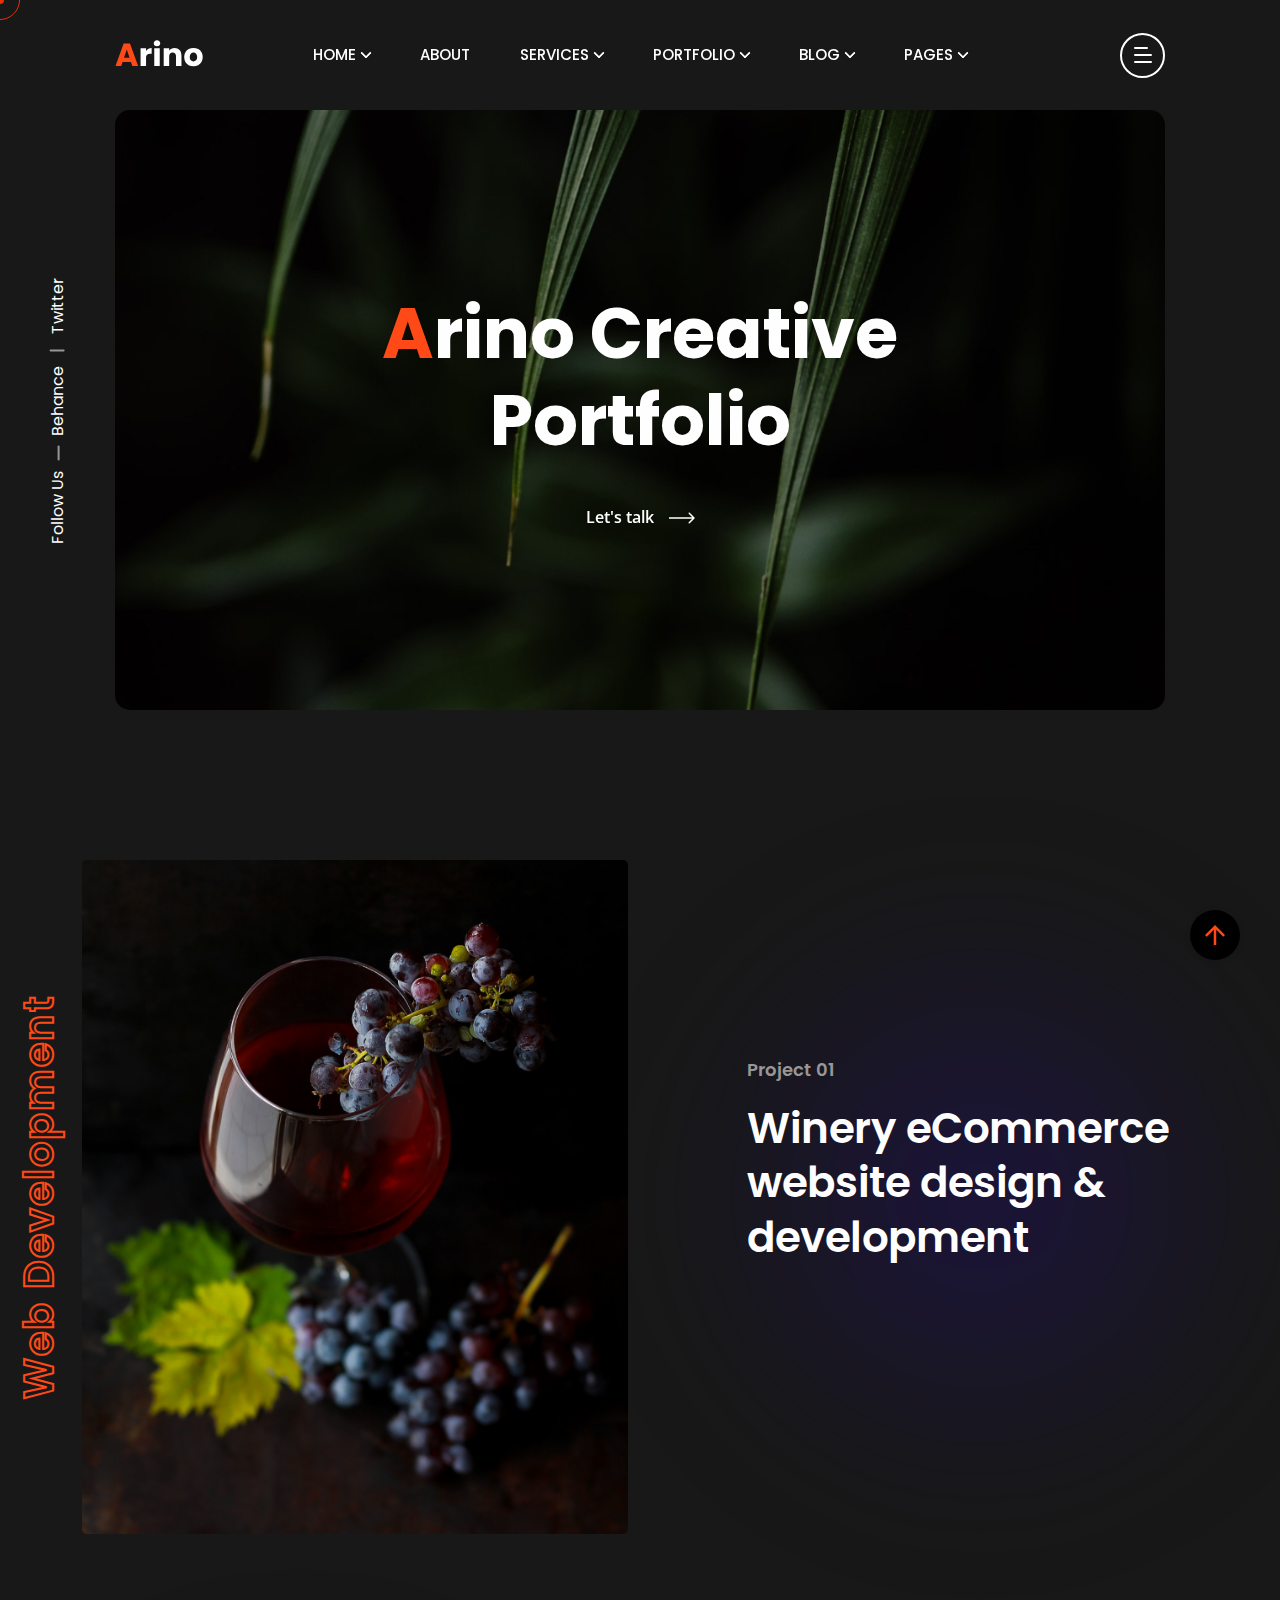
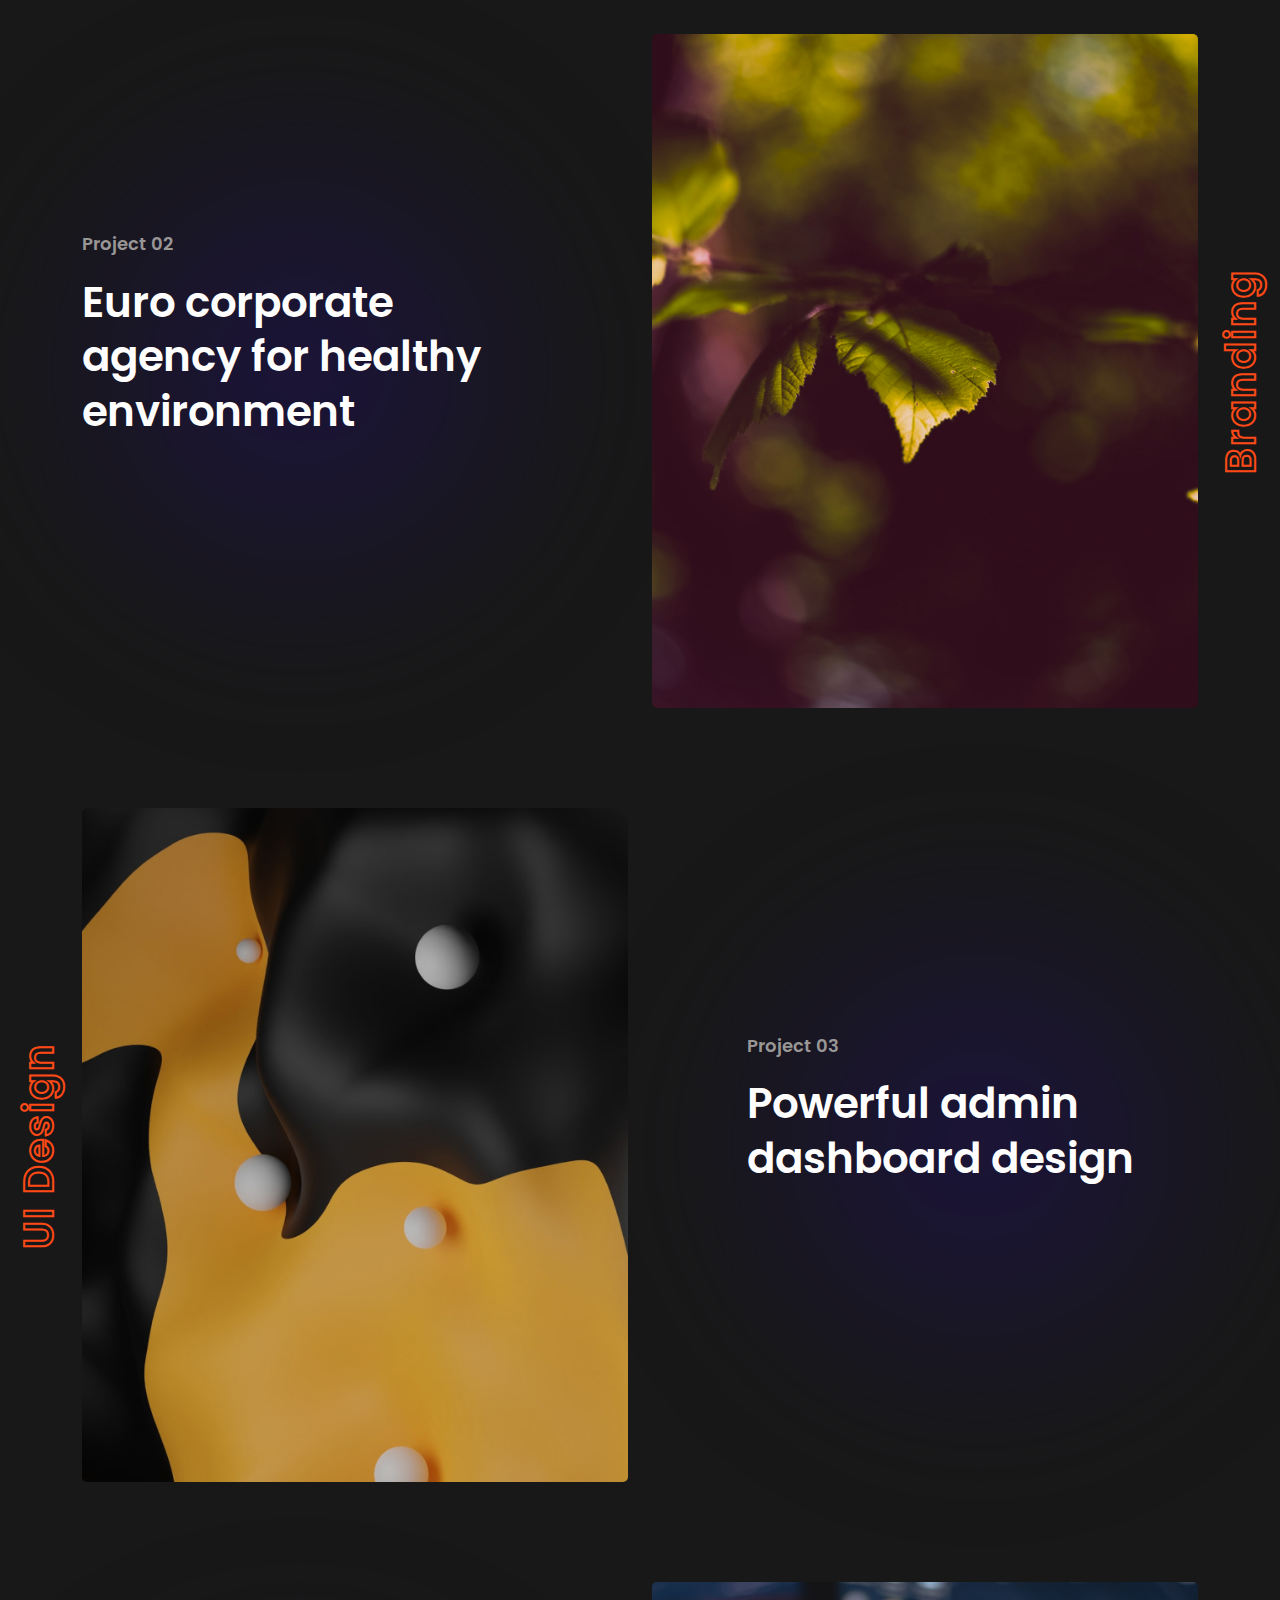
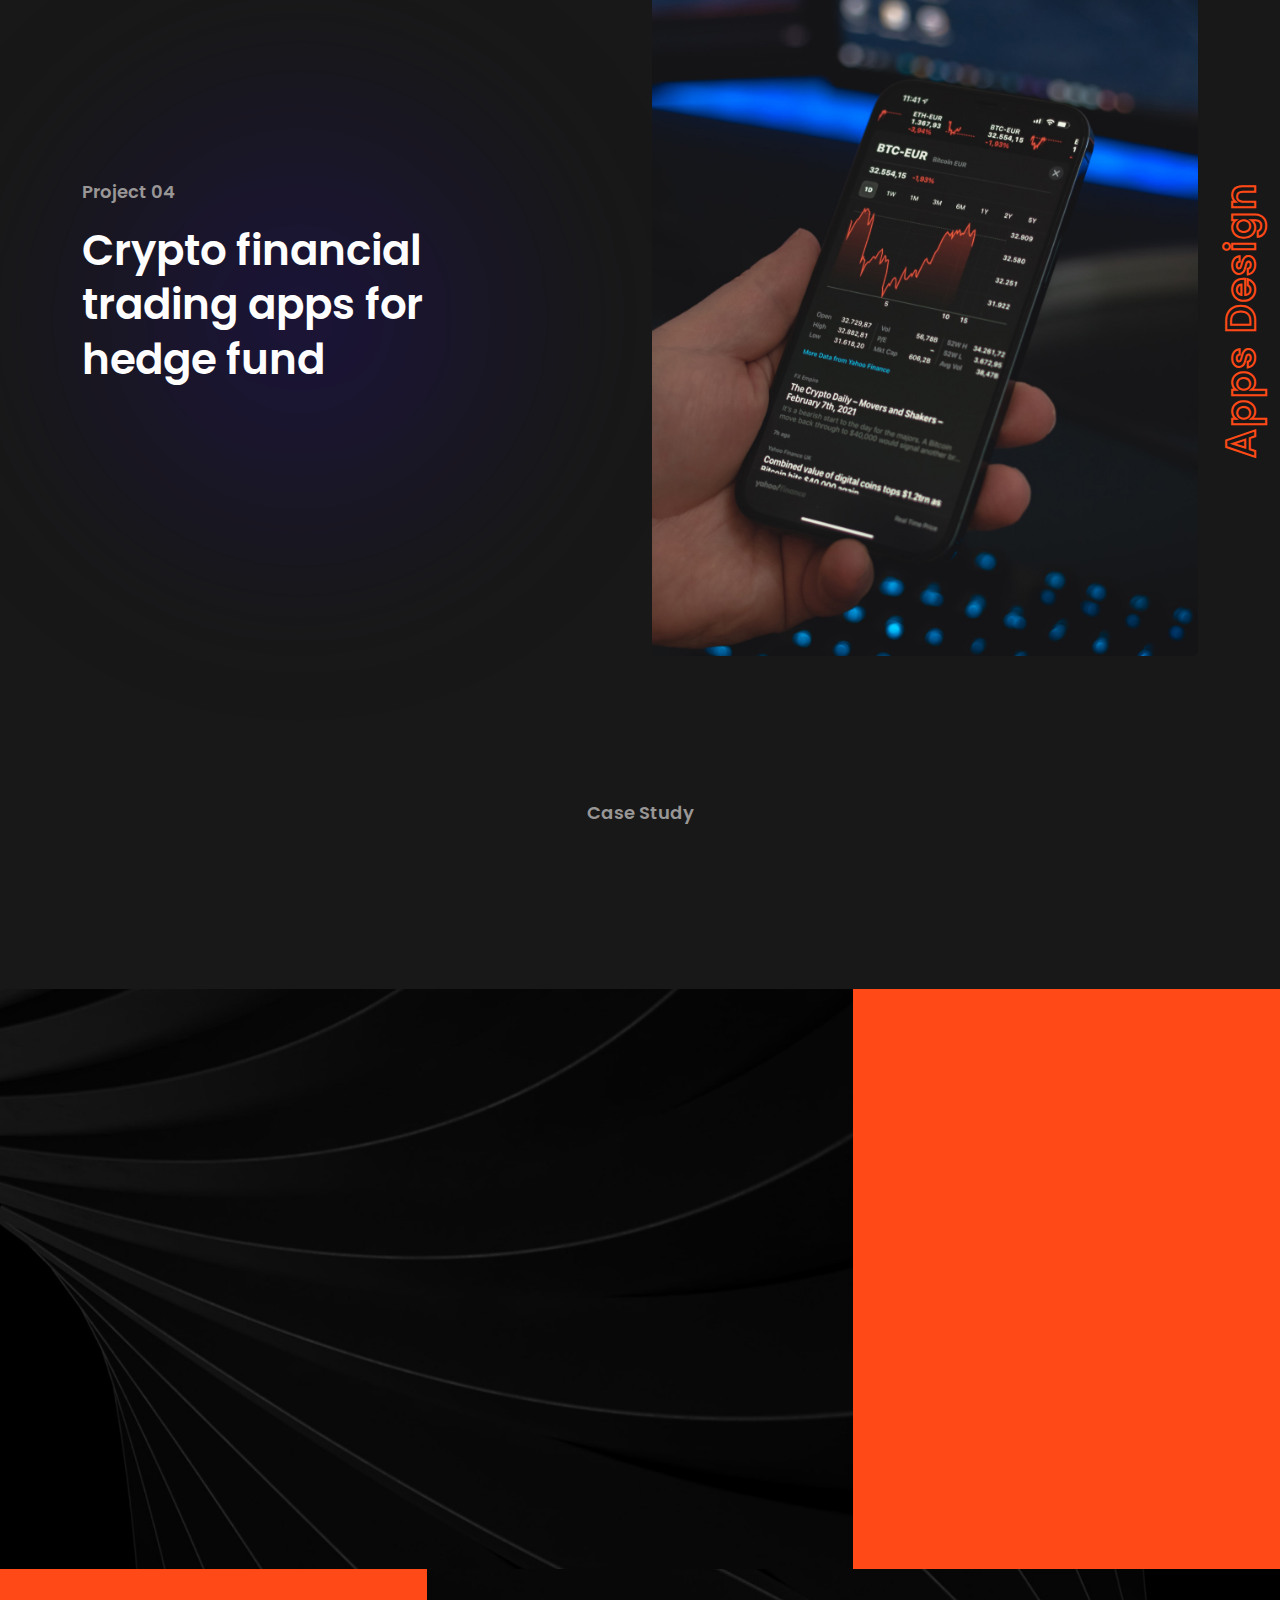
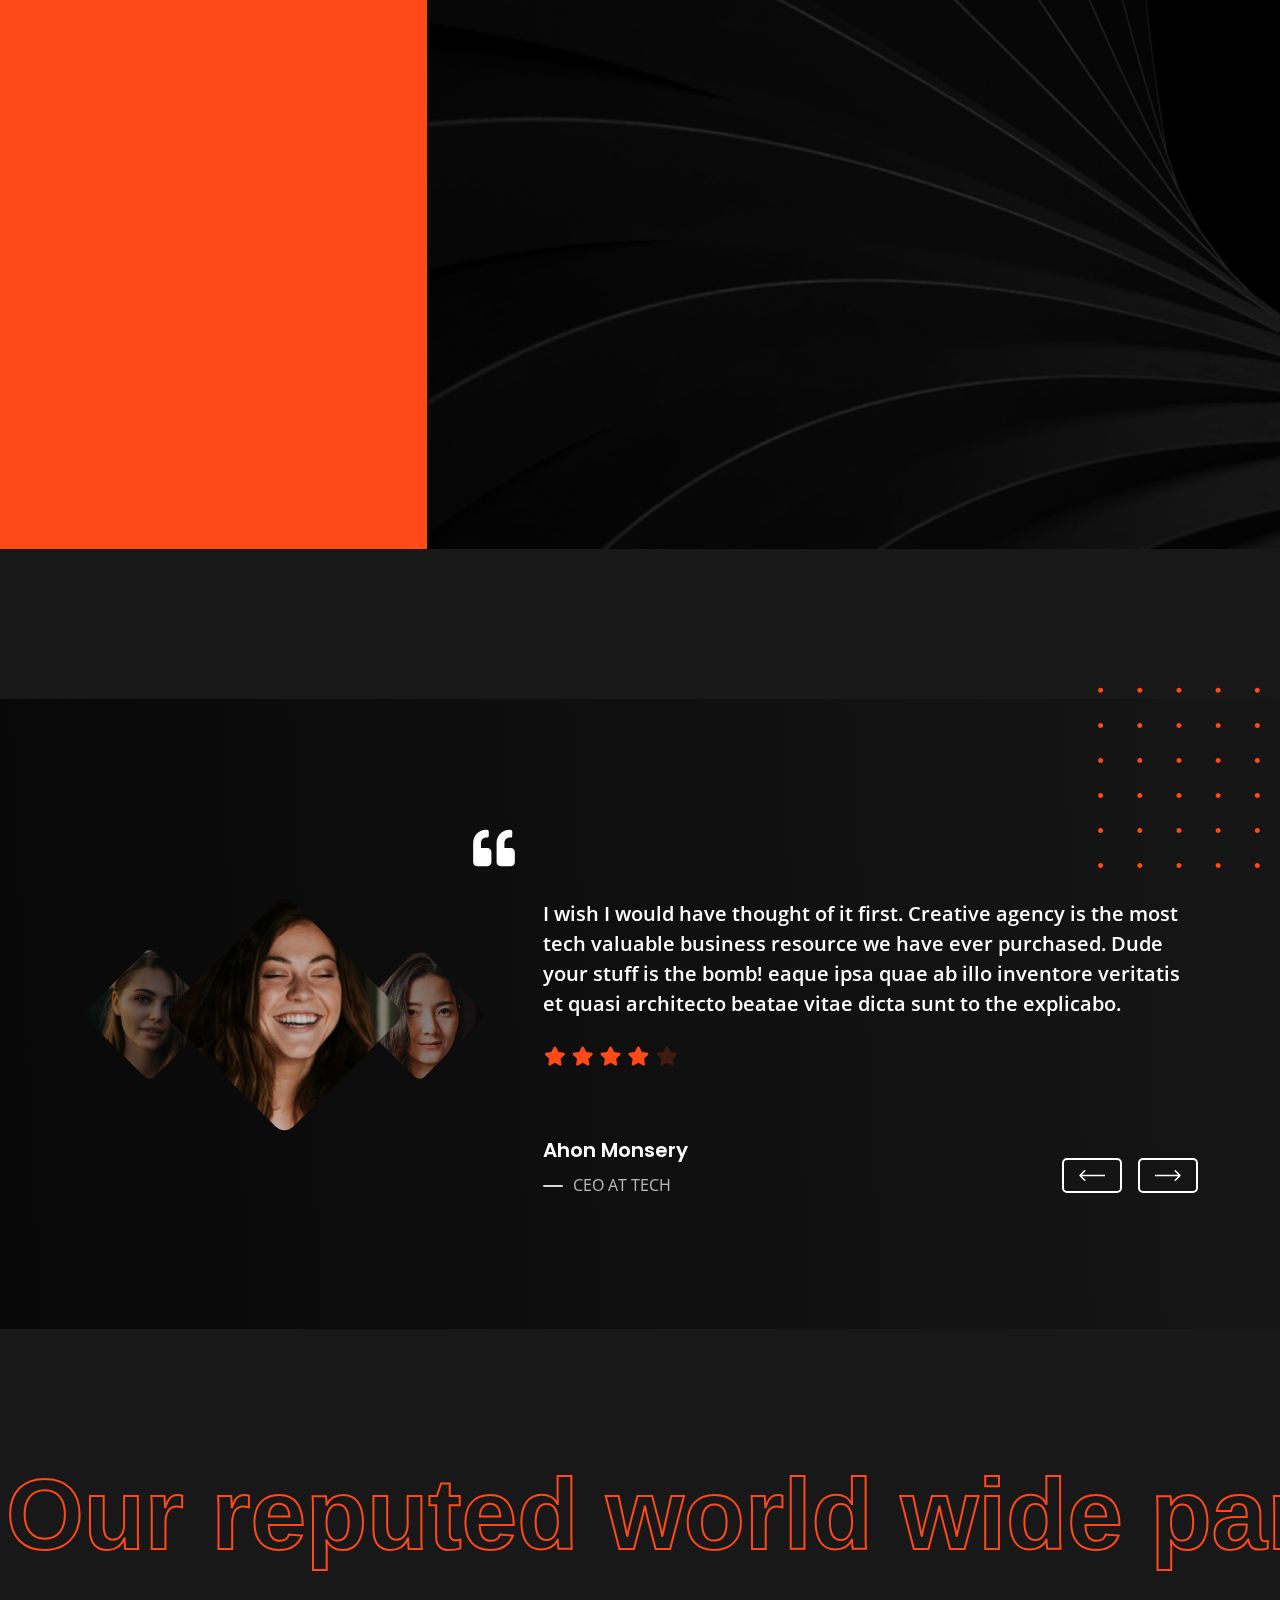
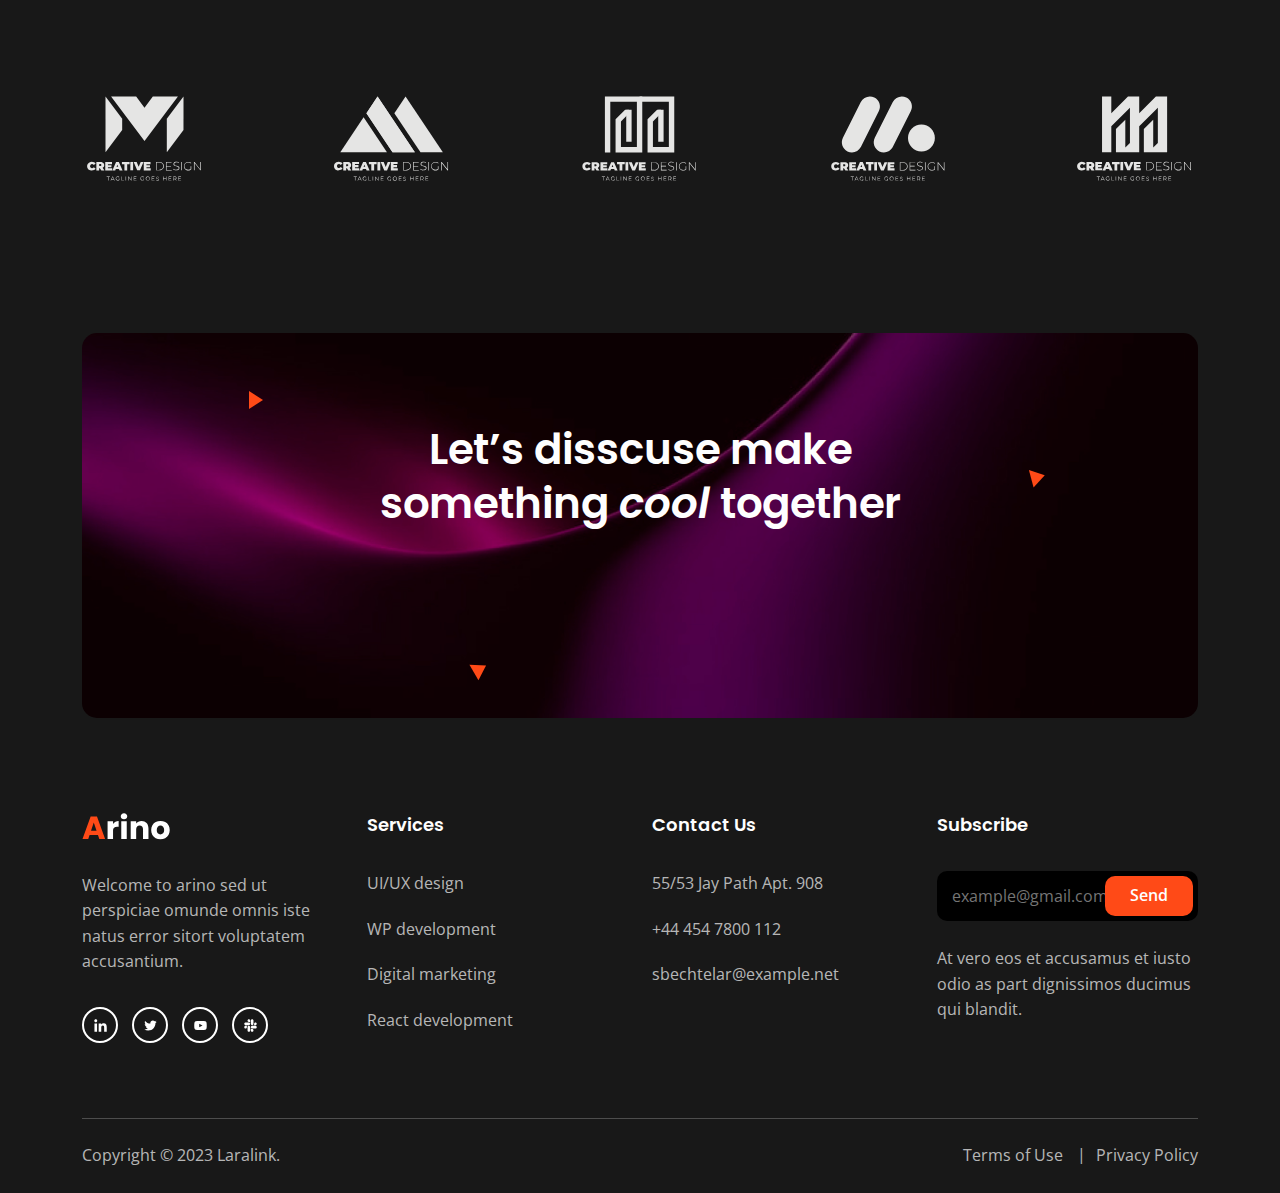
<file: Arino - Template/creative-portfolio.html>
<!DOCTYPE html>
<html class="no-js" lang="en">
  <head>
    <!-- Meta Tags -->
    <meta charset="utf-8">
    <meta http-equiv="x-ua-compatible" content="ie=edge">
    <meta name="viewport" content="width=device-width, initial-scale=1">
    <meta name="author" content="Laralink">
    <!-- Favicon Icon -->
    <link rel="icon" href="assets/img/favicon.png">
    <!-- Site Title -->
    <title>Arino - Creative Agency Template</title>
    <link rel="stylesheet" href="assets/css/plugins/bootstrap.min.css">
    <link rel="stylesheet" href="assets/css/plugins/lightgallery.min.css">
    <link rel="stylesheet" href="assets/css/plugins/slick.css">
    <link rel="stylesheet" href="assets/css/plugins/lightgallery.min.css">
    <link rel="stylesheet" href="assets/css/plugins/animate.css">
    <link rel="stylesheet" href="assets/css/style.css">
  </head>
  <body>
    <div class="cs-preloader cs-center">
      <div class="cs-preloader_in"></div>
    </div>
    <!-- Start Header Section -->
    <header class="cs-site_header cs-style1 text-uppercase cs-sticky_header cs-site_header_full_width">
      <div class="cs-main_header">
        <div class="container">
          <div class="cs-main_header_in">
            <div class="cs-main_header_left">
              <a class="cs-site_branding" href="index.html">
                <img src="assets/img/logo.svg" alt="Logo">
              </a>
            </div>
            <div class="cs-main_header_center">
              <div class="cs-nav cs-primary_font cs-medium">
                <ul class="cs-nav_list">
                  <li class="menu-item-has-children cs-mega_menu">
                    <a href="index.html">Home</a>
                    <ul class="cs-mega_wrapper">
                      <li>
                        <ul>
                          <li>
                            <a href="index.html" class="cs-nav_list_img">
                              <img src="assets/img/demo/main-home.jpeg" alt="" />
                            </a>
                            <a href="index.html">Main Home</a>
                          </li>
                          <li>
                            <a href="showcase-portfolio.html" class="cs-nav_list_img">
                              <img src="assets/img/demo/showcase.jpeg" alt="" />
                            </a>
                            <a href="showcase-portfolio.html">Showcase Portfolio</a>
                          </li>
                        </ul>
                      </li>
                      <li>
                        <ul>
                          <li>
                            <a href="photography-agency.html" class="cs-nav_list_img">
                              <img src="assets/img/demo/photography-agency.jpeg" alt="" />
                            </a>
                            <a href="photography-agency.html">Photography Agency</a>
                          </li>
                          <li>
                            <a href="case-study-showcase.html" class="cs-nav_list_img">
                              <img src="assets/img/demo/case_study_showcase.jpeg" alt="" />
                            </a>
                            <a href="case-study-showcase.html">Case Study Showcase</a>
                          </li>
                        </ul>
                      </li>
                      <li>
                        <ul>
                          <li>
                            <a href="creative-portfolio.html" class="cs-nav_list_img">
                              <img src="assets/img/demo/portfolio.jpeg" alt="" />
                            </a>
                            <a href="creative-portfolio.html">Creative Portfolio</a>
                          </li>
                        </ul>
                      </li>
                      <li>
                        <ul>
                          <li>
                            <a href="digital-agency.html" class="cs-nav_list_img">
                              <img src="assets/img/demo/digital-agency.jpeg" alt="" />
                            </a>
                            <a href="digital-agency.html">Digital Agency</a>
                          </li>
                        </ul>
                      </li>
                      <li>
                        <ul>
                          <li>
                            <a href="marketing-agency.html" class="cs-nav_list_img">
                              <img src="assets/img/demo/marketing.jpeg" alt="" />
                            </a>
                            <a href="marketing-agency.html">Marketing Agency</a>
                          </li>
                        </ul>
                      </li>
                      <li>
                        <ul>
                          <li>
                            <a href="freelancer-agency.html" class="cs-nav_list_img">
                              <img src="assets/img/demo/freelancer-agency.jpeg" alt="" />
                              <span class="cs-header_badge">New</span>
                            </a>
                            <a href="freelancer-agency.html">Freelancing Agency</a>
                          </li>
                        </ul>
                      </li>
                      <li>
                        <ul>
                          <li>
                            <a href="https://arino-html-rtl.vercel.app" target="_blank" class="cs-nav_list_img">
                              <img src="assets/img/demo/rtl.jpeg" alt="" />
                              <span class="cs-header_badge">New</span>
                            </a>
                            <a href="https://arino-html-rtl.vercel.app" target="_blank">RTL Demo</a>
                          </li>
                        </ul>
                      </li>
                    </ul>
                  </li>
                  <li>
                    <a href="about.html">About</a>
                  </li>
                  <li class="menu-item-has-children">
                    <a href="service.html">Services</a>
                    <ul>
                      <li>
                        <a href="service.html">Services</a>
                      </li>
                      <li>
                        <a href="service-details.html">Service Details</a>
                      </li>
                    </ul>
                  </li>
                  <li class="menu-item-has-children">
                    <a href="portfolio.html">Portfolio</a>
                    <ul>
                      <li>
                        <a href="portfolio.html">Portfolio</a>
                      </li>
                      <li>
                        <a href="portfolio-details.html">Portfolio Details</a>
                      </li>
                    </ul>
                  </li>
                  <li class="menu-item-has-children">
                    <a href="blog.html">Blog</a>
                    <ul>
                      <li>
                        <a href="blog.html">Blog</a>
                      </li>
                      <li>
                        <a href="blog-details.html">Blog Details</a>
                      </li>
                    </ul>
                  </li>
                  <li class="menu-item-has-children">
                    <a href="#">Pages</a>
                    <ul>
                      <li>
                        <a href="contact.html">Contact</a>
                      </li>
                      <li>
                        <a href="team.html">Team</a>
                      </li>
                      <li>
                        <a href="team-details.html">Team Details</a>
                      </li>
                      <li>
                        <a href="case-study.html">Case Study Details</a>
                      </li>
                      <li>
                        <a href="faq.html">FAQ</a>
                      </li>
                    </ul>
                  </li>
                </ul>
              </div>
            </div>
            <div class="cs-main_header_right">
              <div class="cs-toolbox">
                <span class="cs-icon_btn">
                  <span class="cs-icon_btn_in">
                    <span></span>
                    <span></span>
                    <span></span>
                    <span></span>
                  </span>
                </span>
              </div>
            </div>
          </div>
        </div>
      </div>
    </header>
    <div class="cs-side_header">
      <button class="cs-close"></button>
      <div class="cs-side_header_overlay"></div>
      <div class="cs-side_header_in">
        <div class="cs-side_header_shape"></div>
        <a class="cs-site_branding" href="index.html">
          <img src="assets/img/footer_logo.svg" alt="Logo">
        </a>
        <div class="cs-side_header_box">
          <h2 class="cs-side_header_heading">Do you have a project in your <br> mind? Keep connect us. </h2>
        </div>
        <div class="cs-side_header_box">
          <h3 class="cs-side_header_title cs-primary_color">Contact Us</h3>
          <ul class="cs-contact_info cs-style1 cs-mp0">
            <li>
              <svg width="18" height="18" viewBox="0 0 18 18" fill="none" xmlns="http://www.w3.org/2000/svg">
                <path d="M17 12.5C15.75 12.5 14.55 12.3 13.43 11.93C13.08 11.82 12.69 11.9 12.41 12.17L10.21 14.37C7.38 12.93 5.06 10.62 3.62 7.79L5.82 5.58C6.1 5.31 6.18 4.92 6.07 4.57C5.7 3.45 5.5 2.25 5.5 1C5.5 0.45 5.05 0 4.5 0H1C0.45 0 0 0.45 0 1C0 10.39 7.61 18 17 18C17.55 18 18 17.55 18 17V13.5C18 12.95 17.55 12.5 17 12.5ZM9 0V10L12 7H18V0H9Z" fill="#FF4A17" />
              </svg>
              <span>+44 454 7800 112</span>
            </li>
            <li>
              <svg width="20" height="18" viewBox="0 0 20 18" fill="none" xmlns="http://www.w3.org/2000/svg">
                <path d="M20 6.98V16C20 17.1 19.1 18 18 18H2C0.9 18 0 17.1 0 16V4C0 2.9 0.9 2 2 2H12.1C12.04 2.32 12 2.66 12 3C12 4.48 12.65 5.79 13.67 6.71L10 9L2 4V6L10 11L15.3 7.68C15.84 7.88 16.4 8 17 8C18.13 8 19.16 7.61 20 6.98ZM14 3C14 4.66 15.34 6 17 6C18.66 6 20 4.66 20 3C20 1.34 18.66 0 17 0C15.34 0 14 1.34 14 3Z" fill="#FF4A17" />
              </svg>
              <span>infotech@arino.com</span>
            </li>
            <li>
              <svg width="14" height="20" viewBox="0 0 14 20" fill="none" xmlns="http://www.w3.org/2000/svg">
                <path d="M7 0C3.13 0 0 3.13 0 7C0 12.25 7 20 7 20C7 20 14 12.25 14 7C14 3.13 10.87 0 7 0ZM7 9.5C5.62 9.5 4.5 8.38 4.5 7C4.5 5.62 5.62 4.5 7 4.5C8.38 4.5 9.5 5.62 9.5 7C9.5 8.38 8.38 9.5 7 9.5Z" fill="#FF4A17" />
              </svg>
              <span>50 Wall Street Suite, 44150 <br>Ohio, United States </span>
            </li>
          </ul>
        </div>
        <div class="cs-side_header_box">
          <h3 class="cs-side_header_title cs-primary_color">Subscribe</h3>
          <div class="cs-newsletter cs-style1">
            <form action="#" class="cs-newsletter_form">
              <input type="email" class="cs-newsletter_input" placeholder="example@gmail.com">
              <button class="cs-newsletter_btn">
                <span>Send</span>
              </button>
            </form>
            <div class="cs-newsletter_text">At vero eos et accusamus et iusto odio as part dignissimos ducimus qui blandit.</div>
          </div>
        </div>
        <div class="cs-side_header_box">
          <div class="cs-social_btns cs-style1">
            <a href="#" class="cs-center">
              <svg width="15" height="15" viewBox="0 0 15 15" fill="none" xmlns="http://www.w3.org/2000/svg">
                <path d="M4.04799 13.7497H1.45647V5.4043H4.04799V13.7497ZM2.75084 4.2659C1.92215 4.2659 1.25 3.57952 1.25 2.75084C1.25 2.35279 1.40812 1.97105 1.68958 1.68958C1.97105 1.40812 2.35279 1.25 2.75084 1.25C3.14888 1.25 3.53063 1.40812 3.81209 1.68958C4.09355 1.97105 4.25167 2.35279 4.25167 2.75084C4.25167 3.57952 3.57924 4.2659 2.75084 4.2659ZM13.7472 13.7497H11.1613V9.68722C11.1613 8.71903 11.1417 7.4774 9.81389 7.4774C8.46652 7.4774 8.26004 8.5293 8.26004 9.61747V13.7497H5.67132V5.4043H8.15681V6.54269H8.19308C8.53906 5.887 9.38421 5.19503 10.6451 5.19503C13.2679 5.19503 13.75 6.92215 13.75 9.16546V13.7497H13.7472Z" fill="white"></path>
              </svg>
            </a>
            <a href="#" class="cs-center">
              <svg width="13" height="11" viewBox="0 0 13 11" fill="none" xmlns="http://www.w3.org/2000/svg">
                <path d="M11.4651 2.95396C11.4731 3.065 11.4731 3.17606 11.4731 3.2871C11.4731 6.67383 8.89535 10.5761 4.18402 10.5761C2.73255 10.5761 1.38421 10.1557 0.25 9.42608C0.456226 9.44986 0.654494 9.4578 0.868655 9.4578C2.06629 9.4578 3.16879 9.0533 4.04918 8.36326C2.92291 8.33946 1.97906 7.60183 1.65386 6.5866C1.81251 6.61038 1.97112 6.62624 2.1377 6.62624C2.36771 6.62624 2.59774 6.59451 2.81188 6.53901C1.63802 6.30105 0.757595 5.26996 0.757595 4.02472V3.99301C1.09864 4.18336 1.49524 4.30233 1.91558 4.31818C1.22554 3.85814 0.773464 3.07294 0.773464 2.1846C0.773464 1.70872 0.900344 1.27249 1.12244 0.891774C2.38355 2.44635 4.27919 3.46156 6.40481 3.57262C6.36516 3.38226 6.34136 3.184 6.34136 2.9857C6.34136 1.57388 7.4835 0.423828 8.90323 0.423828C9.64086 0.423828 10.3071 0.733156 10.7751 1.23284C11.354 1.1218 11.9093 0.907643 12.401 0.614185C12.2106 1.20906 11.8061 1.70875 11.2748 2.02598C11.7903 1.97049 12.29 1.82769 12.75 1.62942C12.4011 2.13702 11.9648 2.5891 11.4651 2.95396V2.95396Z" fill="white"></path>
              </svg>
            </a>
            <a href="#" class="cs-center">
              <svg width="13" height="9" viewBox="0 0 13 9" fill="none" xmlns="http://www.w3.org/2000/svg">
                <path d="M12.4888 1.48066C12.345 0.939353 11.9215 0.513038 11.3837 0.368362C10.4089 0.105469 6.5 0.105469 6.5 0.105469C6.5 0.105469 2.59116 0.105469 1.61633 0.368362C1.07853 0.513061 0.65496 0.939353 0.5112 1.48066C0.25 2.4618 0.25 4.50887 0.25 4.50887C0.25 4.50887 0.25 6.55595 0.5112 7.53709C0.65496 8.0784 1.07853 8.48695 1.61633 8.63163C2.59116 8.89452 6.5 8.89452 6.5 8.89452C6.5 8.89452 10.4088 8.89452 11.3837 8.63163C11.9215 8.48695 12.345 8.0784 12.4888 7.53709C12.75 6.55595 12.75 4.50887 12.75 4.50887C12.75 4.50887 12.75 2.4618 12.4888 1.48066V1.48066ZM5.22158 6.36746V2.65029L8.48861 4.50892L5.22158 6.36746V6.36746Z" fill="white"></path>
              </svg>
            </a>
            <a href="#" class="cs-center">
              <svg width="13" height="13" viewBox="0 0 13 13" fill="none" xmlns="http://www.w3.org/2000/svg">
                <path d="M2.87612 8.149C2.87612 8.87165 2.28571 9.46205 1.56306 9.46205C0.840402 9.46205 0.25 8.87165 0.25 8.149C0.25 7.42634 0.840402 6.83594 1.56306 6.83594H2.87612V8.149ZM3.53795 8.149C3.53795 7.42634 4.12835 6.83594 4.851 6.83594C5.57366 6.83594 6.16406 7.42634 6.16406 8.149V11.4369C6.16406 12.1596 5.57366 12.75 4.851 12.75C4.12835 12.75 3.53795 12.1596 3.53795 11.4369V8.149ZM4.851 2.87612C4.12835 2.87612 3.53795 2.28571 3.53795 1.56306C3.53795 0.840402 4.12835 0.25 4.851 0.25C5.57366 0.25 6.16406 0.840402 6.16406 1.56306V2.87612H4.851V2.87612ZM4.851 3.53795C5.57366 3.53795 6.16406 4.12835 6.16406 4.851C6.16406 5.57366 5.57366 6.16406 4.851 6.16406H1.56306C0.840402 6.16406 0.25 5.57366 0.25 4.851C0.25 4.12835 0.840402 3.53795 1.56306 3.53795H4.851V3.53795ZM10.1239 4.851C10.1239 4.12835 10.7143 3.53795 11.4369 3.53795C12.1596 3.53795 12.75 4.12835 12.75 4.851C12.75 5.57366 12.1596 6.16406 11.4369 6.16406H10.1239V4.851V4.851ZM9.46205 4.851C9.46205 5.57366 8.87165 6.16406 8.149 6.16406C7.42634 6.16406 6.83594 5.57366 6.83594 4.851V1.56306C6.83594 0.840402 7.42634 0.25 8.149 0.25C8.87165 0.25 9.46205 0.840402 9.46205 1.56306V4.851V4.851ZM8.149 10.1239C8.87165 10.1239 9.46205 10.7143 9.46205 11.4369C9.46205 12.1596 8.87165 12.75 8.149 12.75C7.42634 12.75 6.83594 12.1596 6.83594 11.4369V10.1239H8.149ZM8.149 9.46205C7.42634 9.46205 6.83594 8.87165 6.83594 8.149C6.83594 7.42634 7.42634 6.83594 8.149 6.83594H11.4369C12.1596 6.83594 12.75 7.42634 12.75 8.149C12.75 8.87165 12.1596 9.46205 11.4369 9.46205H8.149Z" fill="white"></path>
              </svg>
            </a>
          </div>
        </div>
      </div>
    </div>
    <!-- End Header Section -->
    <!-- Start Hero -->
    <div class="cs-hero cs-style1 cs-type2" id="home">
      <div class="cs-hero_bg cs-bg cs-ripple_version cs-center" data-src="assets/img/hero_bg_4.jpeg">
        <div class="container">
          <div class="cs-hero_text text-center">
            <h1 class="cs-hero_title wow fadeInUp" data-wow-duration="0.8s" data-wow-delay="0.2s">
              <span class="cs-accent_color">A</span>rino Creative <br>Portfolio
            </h1>
            <a href="contact.html" class="cs-text_btn">
              <span>Let's talk</span>
              <svg width="26" height="12" viewBox="0 0 26 12" fill="none" xmlns="http://www.w3.org/2000/svg">
                <path d="M25.5303 6.53033C25.8232 6.23744 25.8232 5.76256 25.5303 5.46967L20.7574 0.696699C20.4645 0.403806 19.9896 0.403806 19.6967 0.696699C19.4038 0.989593 19.4038 1.46447 19.6967 1.75736L23.9393 6L19.6967 10.2426C19.4038 10.5355 19.4038 11.0104 19.6967 11.3033C19.9896 11.5962 20.4645 11.5962 20.7574 11.3033L25.5303 6.53033ZM0 6.75H25V5.25H0V6.75Z" fill="currentColor" />
              </svg>
            </a>
          </div>
        </div>
      </div>
      <div class="cs-hero_social_wrap cs-left_side cs-primary_font cs-primary_color">
        <div class="cs-hero_social_title">Follow Us</div>
        <ul class="cs-hero_social_links">
          <li>
            <a href="">Behance</a>
          </li>
          <li>
            <a href="">Twitter</a>
          </li>
        </ul>
      </div>
    </div>
    <!-- End Hero -->
    <div class="cs-height_150 cs-height_lg_80"></div>
    <!-- Start Project Section -->
    <div class="cs-portfolio cs-style2">
      <div class="cs-gradient_shape"></div>
      <div class="container">
        <div class="row align-items-center">
          <div class="col-lg-6">
            <div class="cs-portfolio_img">
              <h3 class="cs-portfolio_img_title">Web Development</h3>
              <div class="cs-portfolio_img_in cs-shine_hover_1 cs-radius_5">
                <img src="assets/img/portfolio_35.jpeg" alt="Portfolio" class="cs-w100">
              </div>
            </div>
          </div>
          <div class="col-xl-5 col-lg-6 offset-xl-1">
            <div class="cs-height_0 cs-height_lg_35"></div>
            <div class="cs-section_heading cs-style1">
              <h3 class="cs-section_subtitle">Project 01</h3>
              <h2 class="cs-section_title">Winery eCommerce website design & development</h2>
              <div class="cs-height_45 cs-height_lg_20"></div>
              <a href="portfolio-details.html" class="cs-text_btn wow fadeInLeft" data-wow-duration="0.8s" data-wow-delay="0.2s">
                <span>See Details</span>
                <svg width="26" height="12" viewBox="0 0 26 12" fill="none" xmlns="http://www.w3.org/2000/svg">
                  <path d="M25.5303 6.53033C25.8232 6.23744 25.8232 5.76256 25.5303 5.46967L20.7574 0.696699C20.4645 0.403806 19.9896 0.403806 19.6967 0.696699C19.4038 0.989593 19.4038 1.46447 19.6967 1.75736L23.9393 6L19.6967 10.2426C19.4038 10.5355 19.4038 11.0104 19.6967 11.3033C19.9896 11.5962 20.4645 11.5962 20.7574 11.3033L25.5303 6.53033ZM0 6.75H25V5.25H0V6.75Z" fill="currentColor"></path>
                </svg>
              </a>
            </div>
          </div>
        </div>
      </div>
    </div>
    <div class="cs-height_100 cs-height_lg_70"></div>
    <div class="cs-portfolio cs-style2 cs-type1">
      <div class="cs-gradient_shape"></div>
      <div class="container">
        <div class="row align-items-center cs-column_reverse_lg">
          <div class="col-xl-5 col-lg-6">
            <div class="cs-height_0 cs-height_lg_35"></div>
            <div class="cs-section_heading cs-style1 ">
              <h3 class="cs-section_subtitle">Project 02</h3>
              <h2 class="cs-section_title">Euro corporate agency for healthy environment</h2>
              <div class="cs-height_45 cs-height_lg_20"></div>
              <a href="portfolio-details.html" class="cs-text_btn wow fadeInLeft" data-wow-duration="0.8s" data-wow-delay="0.2s">
                <span>See Details</span>
                <svg width="26" height="12" viewBox="0 0 26 12" fill="none" xmlns="http://www.w3.org/2000/svg">
                  <path d="M25.5303 6.53033C25.8232 6.23744 25.8232 5.76256 25.5303 5.46967L20.7574 0.696699C20.4645 0.403806 19.9896 0.403806 19.6967 0.696699C19.4038 0.989593 19.4038 1.46447 19.6967 1.75736L23.9393 6L19.6967 10.2426C19.4038 10.5355 19.4038 11.0104 19.6967 11.3033C19.9896 11.5962 20.4645 11.5962 20.7574 11.3033L25.5303 6.53033ZM0 6.75H25V5.25H0V6.75Z" fill="currentColor"></path>
                </svg>
              </a>
            </div>
          </div>
          <div class="col-lg-6 offset-xl-1">
            <div class="cs-portfolio_img">
              <h3 class="cs-portfolio_img_title">Branding</h3>
              <div class="cs-portfolio_img_in cs-shine_hover_1 cs-radius_5">
                <img src="assets/img/portfolio_36.jpeg" alt="Portfolio" class="cs-w100">
              </div>
            </div>
          </div>
        </div>
      </div>
    </div>
    <div class="cs-height_100 cs-height_lg_70"></div>
    <div class="cs-portfolio cs-style2">
      <div class="cs-gradient_shape"></div>
      <div class="container">
        <div class="row align-items-center">
          <div class="col-lg-6">
            <div class="cs-portfolio_img">
              <h3 class="cs-portfolio_img_title">UI Design</h3>
              <div class="cs-portfolio_img_in cs-shine_hover_1 cs-radius_5">
                <img src="assets/img/portfolio_37.jpeg" alt="Portfolio" class="cs-w100">
              </div>
            </div>
          </div>
          <div class="col-xl-5 col-lg-6 offset-xl-1">
            <div class="cs-height_0 cs-height_lg_35"></div>
            <div class="cs-section_heading cs-style1 ">
              <h3 class="cs-section_subtitle">Project 03</h3>
              <h2 class="cs-section_title">Powerful admin dashboard design</h2>
              <div class="cs-height_45 cs-height_lg_20"></div>
              <a href="portfolio-details.html" class="cs-text_btn wow fadeInLeft" data-wow-duration="0.8s" data-wow-delay="0.2s">
                <span>See Details</span>
                <svg width="26" height="12" viewBox="0 0 26 12" fill="none" xmlns="http://www.w3.org/2000/svg">
                  <path d="M25.5303 6.53033C25.8232 6.23744 25.8232 5.76256 25.5303 5.46967L20.7574 0.696699C20.4645 0.403806 19.9896 0.403806 19.6967 0.696699C19.4038 0.989593 19.4038 1.46447 19.6967 1.75736L23.9393 6L19.6967 10.2426C19.4038 10.5355 19.4038 11.0104 19.6967 11.3033C19.9896 11.5962 20.4645 11.5962 20.7574 11.3033L25.5303 6.53033ZM0 6.75H25V5.25H0V6.75Z" fill="currentColor"></path>
                </svg>
              </a>
            </div>
          </div>
        </div>
      </div>
    </div>
    <div class="cs-height_100 cs-height_lg_70"></div>
    <div class="cs-portfolio cs-style2 cs-type1">
      <div class="cs-gradient_shape"></div>
      <div class="container">
        <div class="row align-items-center cs-column_reverse_lg">
          <div class="col-xl-5 col-lg-6">
            <div class="cs-height_0 cs-height_lg_35"></div>
            <div class="cs-section_heading cs-style1 ">
              <h3 class="cs-section_subtitle">Project 04</h3>
              <h2 class="cs-section_title">Crypto financial trading apps for hedge fund</h2>
              <div class="cs-height_45 cs-height_lg_20"></div>
              <a href="portfolio-details.html" class="cs-text_btn wow fadeInLeft" data-wow-duration="0.8s" data-wow-delay="0.2s">
                <span>See Details</span>
                <svg width="26" height="12" viewBox="0 0 26 12" fill="none" xmlns="http://www.w3.org/2000/svg">
                  <path d="M25.5303 6.53033C25.8232 6.23744 25.8232 5.76256 25.5303 5.46967L20.7574 0.696699C20.4645 0.403806 19.9896 0.403806 19.6967 0.696699C19.4038 0.989593 19.4038 1.46447 19.6967 1.75736L23.9393 6L19.6967 10.2426C19.4038 10.5355 19.4038 11.0104 19.6967 11.3033C19.9896 11.5962 20.4645 11.5962 20.7574 11.3033L25.5303 6.53033ZM0 6.75H25V5.25H0V6.75Z" fill="currentColor"></path>
                </svg>
              </a>
            </div>
          </div>
          <div class="col-lg-6 offset-xl-1">
            <div class="cs-portfolio_img">
              <h3 class="cs-portfolio_img_title">Apps Design</h3>
              <div class="cs-portfolio_img_in cs-shine_hover_1 cs-radius_5">
                <img src="assets/img/portfolio_38.jpeg" alt="Portfolio" class="cs-w100">
              </div>
            </div>
          </div>
        </div>
      </div>
    </div>
    <!-- End Project Section -->
    <div class="cs-height_145 cs-height_lg_80"></div>
    <!-- Start Case Study -->
    <div class="container">
      <div class="cs-section_heading cs-style1 text-center">
        <h3 class="cs-section_subtitle">Case Study</h3>
        <h2 class="cs-section_title wow fadeInUp" data-wow-duration="0.8s" data-wow-delay="0.2s">Featured case study</h2>
      </div>
      <div class="cs-height_90 cs-height_lg_45"></div>
    </div>
    <div class="cs-case_study text-end">
      <div class="cs-case_study_bg">
        <div class="cs-bg" data-src="assets/img/case_study_2.jpeg"></div>
        <div class="cs-accent_bg"></div>
      </div>
      <h2 class="cs-case_study_title wow fadeInRight" data-wow-duration="0.8s" data-wow-delay="0.2s">
        <a href="case-study.html">
          <span>Analysis lead</span>
          <br>
          <span>more efficiently</span>
        </a>
      </h2>
    </div>
    <div class="cs-case_study">
      <div class="cs-case_study_bg">
        <div class="cs-accent_bg"></div>
        <div class="cs-bg" data-src="assets/img/case_study_1.jpeg"></div>
      </div>
      <h2 class="cs-case_study_title wow fadeInLeft" data-wow-duration="0.8s" data-wow-delay="0.2s">
        <a href="case-study.html">
          <span>Ubar food app</span>
          <br>
          <span>case study</span>
        </a>
      </h2>
    </div>
    <!-- End Case Study -->
    <div class="cs-height_150 cs-height_lg_80"></div>
    <!-- Start Testimonial Section -->
    <section class="cs-gradient_bg_1 cs-shape_wrap_3 cs-parallax">
      <div class="cs-shape_3 cs-to_up">
        <svg width="162" height="181" viewBox="0 0 162 181" fill="none" xmlns="http://www.w3.org/2000/svg">
          <path d="M156.833 178.434C156.833 177.053 157.954 175.932 159.335 175.932C160.716 175.932 161.837 177.053 161.837 178.434C161.837 179.814 160.716 180.935 159.335 180.935C157.954 180.935 156.833 179.814 156.833 178.434Z" fill="#FF4A17" />
          <path d="M117.65 178.434C117.65 177.053 118.771 175.932 120.152 175.932C121.533 175.932 122.653 177.053 122.653 178.434C122.653 179.814 121.533 180.935 120.152 180.935C118.771 180.935 117.65 179.814 117.65 178.434Z" fill="#FF4A17" />
          <path d="M78.4694 178.434C78.4694 177.053 79.5902 175.932 80.971 175.932C82.3517 175.932 83.4726 177.053 83.4726 178.434C83.4726 179.814 82.3517 180.935 80.971 180.935C79.5876 180.935 78.4694 179.814 78.4694 178.434Z" fill="#FF4A17" />
          <path d="M39.286 178.434C39.286 177.053 40.4069 175.932 41.7876 175.932C43.1684 175.932 44.2893 177.053 44.2893 178.434C44.2893 179.814 43.1684 180.935 41.7876 180.935C40.4069 180.935 39.286 179.814 39.286 178.434Z" fill="#FF4A17" />
          <path d="M0.102661 178.434C0.102661 177.053 1.22354 175.932 2.60429 175.932C3.98504 175.932 5.10591 177.053 5.10591 178.434C5.10591 179.814 3.98504 180.935 2.60429 180.935C1.22091 180.935 0.102661 179.814 0.102661 178.434Z" fill="#FF4A17" />
          <path d="M156.833 143.419C156.833 142.038 157.954 140.917 159.335 140.917C160.716 140.917 161.837 142.038 161.837 143.419C161.837 144.799 160.716 145.92 159.335 145.92C157.954 145.92 156.833 144.799 156.833 143.419Z" fill="#FF4A17" />
          <path d="M117.65 143.419C117.65 142.038 118.771 140.917 120.152 140.917C121.533 140.917 122.653 142.038 122.653 143.419C122.653 144.799 121.533 145.92 120.152 145.92C118.771 145.92 117.65 144.799 117.65 143.419Z" fill="#FF4A17" />
          <path d="M78.4694 143.419C78.4694 142.038 79.5902 140.917 80.971 140.917C82.3517 140.917 83.4726 142.038 83.4726 143.419C83.4726 144.799 82.3517 145.92 80.971 145.92C79.5876 145.92 78.4694 144.799 78.4694 143.419Z" fill="#FF4A17" />
          <path d="M39.286 143.419C39.286 142.038 40.4069 140.917 41.7876 140.917C43.1684 140.917 44.2893 142.038 44.2893 143.419C44.2893 144.799 43.1684 145.92 41.7876 145.92C40.4069 145.92 39.286 144.799 39.286 143.419Z" fill="#FF4A17" />
          <path d="M0.102661 143.419C0.102661 142.038 1.22354 140.917 2.60429 140.917C3.98504 140.917 5.10591 142.038 5.10591 143.419C5.10591 144.799 3.98504 145.92 2.60429 145.92C1.22091 145.92 0.102661 144.799 0.102661 143.419Z" fill="#FF4A17" />
          <path d="M156.833 108.404C156.833 107.023 157.954 105.902 159.335 105.902C160.716 105.902 161.837 107.023 161.837 108.404C161.837 109.785 160.716 110.906 159.335 110.906C157.954 110.906 156.833 109.787 156.833 108.404Z" fill="#FF4A17" />
          <path d="M120.152 110.906C121.533 110.906 122.653 109.786 122.653 108.404C122.653 107.022 121.533 105.902 120.152 105.902C118.77 105.902 117.65 107.022 117.65 108.404C117.65 109.786 118.77 110.906 120.152 110.906Z" fill="#FF4A17" />
          <path d="M80.9684 110.906C82.35 110.906 83.47 109.786 83.47 108.404C83.47 107.022 82.35 105.902 80.9684 105.902C79.5868 105.902 78.4668 107.022 78.4668 108.404C78.4668 109.786 79.5868 110.906 80.9684 110.906Z" fill="#FF4A17" />
          <path d="M39.286 108.404C39.286 107.023 40.4069 105.902 41.7876 105.902C43.1684 105.902 44.2893 107.023 44.2893 108.404C44.2893 109.785 43.1684 110.906 41.7876 110.906C40.4069 110.906 39.286 109.787 39.286 108.404Z" fill="#FF4A17" />
          <path d="M0.102661 108.404C0.102661 107.023 1.22354 105.902 2.60429 105.902C3.98504 105.902 5.10591 107.023 5.10591 108.404C5.10591 109.785 3.98504 110.906 2.60429 110.906C1.22091 110.906 0.102661 109.787 0.102661 108.404Z" fill="#FF4A17" />
          <path d="M156.833 73.3918C156.833 72.011 157.954 70.8901 159.335 70.8901C160.716 70.8901 161.837 72.011 161.837 73.3918C161.837 74.7725 160.716 75.8934 159.335 75.8934C157.954 75.8908 156.833 74.7725 156.833 73.3918Z" fill="#FF4A17" />
          <path d="M120.152 75.8934C121.533 75.8934 122.653 74.7734 122.653 73.3918C122.653 72.0102 121.533 70.8901 120.152 70.8901C118.77 70.8901 117.65 72.0102 117.65 73.3918C117.65 74.7734 118.77 75.8934 120.152 75.8934Z" fill="#FF4A17" />
          <path d="M80.9684 75.8934C82.35 75.8934 83.47 74.7734 83.47 73.3918C83.47 72.0102 82.35 70.8901 80.9684 70.8901C79.5868 70.8901 78.4668 72.0102 78.4668 73.3918C78.4668 74.7734 79.5868 75.8934 80.9684 75.8934Z" fill="#FF4A17" />
          <path d="M39.286 73.3918C39.286 72.011 40.4069 70.8901 41.7876 70.8901C43.1684 70.8901 44.2893 72.011 44.2893 73.3918C44.2893 74.7725 43.1684 75.8934 41.7876 75.8934C40.4069 75.8934 39.286 74.7725 39.286 73.3918Z" fill="#FF4A17" />
          <path d="M0.102661 73.3918C0.102661 72.011 1.22354 70.8901 2.60429 70.8901C3.98504 70.8901 5.10591 72.011 5.10591 73.3918C5.10591 74.7725 3.98504 75.8934 2.60429 75.8934C1.22091 75.8908 0.102661 74.7725 0.102661 73.3918Z" fill="#FF4A17" />
          <path d="M156.833 38.3766C156.833 36.9959 157.954 35.875 159.335 35.875C160.716 35.875 161.837 36.9959 161.837 38.3766C161.837 39.7574 160.716 40.8782 159.335 40.8782C157.954 40.8756 156.833 39.7574 156.833 38.3766Z" fill="#FF4A17" />
          <path d="M120.152 40.8782C121.533 40.8782 122.653 39.7582 122.653 38.3766C122.653 36.995 121.533 35.875 120.152 35.875C118.77 35.875 117.65 36.995 117.65 38.3766C117.65 39.7582 118.77 40.8782 120.152 40.8782Z" fill="#FF4A17" />
          <path d="M80.9684 40.8782C82.35 40.8782 83.47 39.7582 83.47 38.3766C83.47 36.995 82.35 35.875 80.9684 35.875C79.5868 35.875 78.4668 36.995 78.4668 38.3766C78.4668 39.7582 79.5868 40.8782 80.9684 40.8782Z" fill="#FF4A17" />
          <path d="M39.286 38.3766C39.286 36.9959 40.4069 35.875 41.7876 35.875C43.1684 35.875 44.2893 36.9959 44.2893 38.3766C44.2893 39.7574 43.1684 40.8782 41.7876 40.8782C40.4069 40.8782 39.286 39.7574 39.286 38.3766Z" fill="#FF4A17" />
          <path d="M0.102661 38.3766C0.102661 36.9959 1.22354 35.875 2.60429 35.875C3.98504 35.875 5.10591 36.9959 5.10591 38.3766C5.10591 39.7574 3.98504 40.8782 2.60429 40.8782C1.22091 40.8756 0.102661 39.7574 0.102661 38.3766Z" fill="#FF4A17" />
          <path d="M156.833 3.36198C156.833 1.98123 157.954 0.860352 159.335 0.860352C160.716 0.860352 161.837 1.98123 161.837 3.36198C161.837 4.74273 160.716 5.8636 159.335 5.8636C157.954 5.8636 156.833 4.74273 156.833 3.36198Z" fill="#FF4A17" />
          <path d="M117.65 3.36198C117.65 1.98123 118.771 0.860352 120.152 0.860352C121.533 0.860352 122.653 1.98123 122.653 3.36198C122.653 4.74273 121.533 5.8636 120.152 5.8636C118.771 5.8636 117.65 4.74273 117.65 3.36198Z" fill="#FF4A17" />
          <path d="M78.4694 3.36198C78.4694 1.98123 79.5902 0.860352 80.971 0.860352C82.3517 0.860352 83.4726 1.98123 83.4726 3.36198C83.4726 4.74273 82.3517 5.8636 80.971 5.8636C79.5876 5.8636 78.4694 4.74273 78.4694 3.36198Z" fill="#FF4A17" />
          <path d="M39.286 3.36198C39.286 1.98123 40.4069 0.860352 41.7876 0.860352C43.1684 0.860352 44.2893 1.98123 44.2893 3.36198C44.2893 4.74273 43.1684 5.8636 41.7876 5.8636C40.4069 5.8636 39.286 4.74273 39.286 3.36198Z" fill="#FF4A17" />
          <path d="M0.102661 3.36198C0.102661 1.98123 1.22354 0.860352 2.60429 0.860352C3.98504 0.860352 5.10591 1.98123 5.10591 3.36198C5.10591 4.74273 3.98504 5.8636 2.60429 5.8636C1.22091 5.8636 0.102661 4.74273 0.102661 3.36198Z" fill="#FF4A17" />
        </svg>
      </div>
      <div class="cs-height_130 cs-height_lg_80"></div>
      <div class="container">
        <div class="cs-testimonial_slider">
          <div class="cs-testimonial_slider_left">
            <div class="slider-nav cs-style1">
              <div class="slider-for_item item-nav">
                <div class="slider-nav_item">
                  <div class="cs-rotate_img">
                    <div class="cs-rotate_img_in">
                      <img src="assets/img/testimonial_1.jpeg" alt="Nav Image">
                    </div>
                  </div>
                </div>
              </div>
              <div class="slider-for_item item-nav">
                <div class="slider-nav_item">
                  <div class="cs-rotate_img">
                    <div class="cs-rotate_img_in">
                      <img src="assets/img/testimonial_2.jpeg" alt="Nav Image">
                    </div>
                  </div>
                </div>
              </div>
              <div class="slider-for_item item-nav">
                <div class="slider-nav_item">
                  <div class="cs-rotate_img">
                    <div class="cs-rotate_img_in">
                      <img src="assets/img/testimonial_3.jpeg" alt="Nav Image">
                    </div>
                  </div>
                </div>
              </div>
              <div class="slider-for_item item-nav">
                <div class="slider-nav_item">
                  <div class="cs-rotate_img">
                    <div class="cs-rotate_img_in">
                      <img src="assets/img/testimonial_1.jpeg" alt="Nav Image">
                    </div>
                  </div>
                </div>
              </div>
              <div class="slider-for_item item-nav">
                <div class="slider-nav_item">
                  <div class="cs-rotate_img">
                    <div class="cs-rotate_img_in">
                      <img src="assets/img/testimonial_2.jpeg" alt="Nav Image">
                    </div>
                  </div>
                </div>
              </div>
              <div class="slider-for_item item-nav">
                <div class="slider-nav_item">
                  <div class="cs-rotate_img">
                    <div class="cs-rotate_img_in">
                      <img src="assets/img/testimonial_3.jpeg" alt="Nav Image">
                    </div>
                  </div>
                </div>
              </div>
            </div>
          </div>
          <div class="cs-testimonial_slider_right">
            <div class="slider-for cs-style1">
              <div class="slider-for_item">
                <div class="cs-testimonial cs-style1">
                  <div class="cs-testimonial_quote">
                    <svg width="42" height="38" viewBox="0 0 42 38" fill="none" xmlns="http://www.w3.org/2000/svg">
                      <path d="M37.928 18.9982H31.4175V13.7899C31.4175 10.9172 33.7532 8.58154 36.6259 8.58154H37.2769C38.3593 8.58154 39.23 7.71077 39.23 6.62842V2.72217C39.23 1.63981 38.3593 0.769043 37.2769 0.769043H36.6259C29.4319 0.769043 23.605 6.59587 23.605 13.7899V33.3211C23.605 35.4777 25.3547 37.2274 27.5113 37.2274H37.928C40.0845 37.2274 41.8342 35.4777 41.8342 33.3211V22.9045C41.8342 20.7479 40.0845 18.9982 37.928 18.9982ZM14.4905 18.9982H7.98004V13.7899C7.98004 10.9172 10.3157 8.58154 13.1884 8.58154H13.8394C14.9218 8.58154 15.7925 7.71077 15.7925 6.62842V2.72217C15.7925 1.63981 14.9218 0.769043 13.8394 0.769043H13.1884C5.99436 0.769043 0.167542 6.59587 0.167542 13.7899V33.3211C0.167542 35.4777 1.91722 37.2274 4.07379 37.2274H14.4905C16.647 37.2274 18.3967 35.4777 18.3967 33.3211V22.9045C18.3967 20.7479 16.647 18.9982 14.4905 18.9982Z" fill="white" />
                    </svg>
                  </div>
                  <div class="cs-testimonial_text">I wish I would have thought of it first. Creative agency is the most tech valuable business resource we have ever purchased. Dude your stuff is the bomb! eaque ipsa quae ab illo inventore veritatis et quasi architecto beatae vitae dicta sunt to the explicabo.</div>
                  <div class="cs-rating" data-rating="4">
                    <div class="cs-rating_bg" data-src="assets/img/rating.svg"></div>
                    <div class="cs-rating_percentage" data-src="assets/img/rating.svg"></div>
                  </div>
                  <h2 class="cs-testimonial_avatar_name">Ahon Monsery</h2>
                  <div class="cs-testimonial_avatar_designation text-uppercase">CEO AT TECH</div>
                </div>
              </div>
              <div class="slider-for_item">
                <div class="cs-testimonial cs-style1">
                  <div class="cs-testimonial_quote">
                    <svg width="42" height="38" viewBox="0 0 42 38" fill="none" xmlns="http://www.w3.org/2000/svg">
                      <path d="M37.928 18.9982H31.4175V13.7899C31.4175 10.9172 33.7532 8.58154 36.6259 8.58154H37.2769C38.3593 8.58154 39.23 7.71077 39.23 6.62842V2.72217C39.23 1.63981 38.3593 0.769043 37.2769 0.769043H36.6259C29.4319 0.769043 23.605 6.59587 23.605 13.7899V33.3211C23.605 35.4777 25.3547 37.2274 27.5113 37.2274H37.928C40.0845 37.2274 41.8342 35.4777 41.8342 33.3211V22.9045C41.8342 20.7479 40.0845 18.9982 37.928 18.9982ZM14.4905 18.9982H7.98004V13.7899C7.98004 10.9172 10.3157 8.58154 13.1884 8.58154H13.8394C14.9218 8.58154 15.7925 7.71077 15.7925 6.62842V2.72217C15.7925 1.63981 14.9218 0.769043 13.8394 0.769043H13.1884C5.99436 0.769043 0.167542 6.59587 0.167542 13.7899V33.3211C0.167542 35.4777 1.91722 37.2274 4.07379 37.2274H14.4905C16.647 37.2274 18.3967 35.4777 18.3967 33.3211V22.9045C18.3967 20.7479 16.647 18.9982 14.4905 18.9982Z" fill="white" />
                    </svg>
                  </div>
                  <div class="cs-testimonial_text">I wish I would have thought of it first. Creative agency is the most tech valuable business resource we have ever purchased. Dude your stuff is the bomb! eaque ipsa quae ab illo inventore veritatis et quasi architecto beatae vitae dicta sunt to the explicabo.</div>
                  <div class="cs-rating" data-rating="4">
                    <div class="cs-rating_bg" data-src="assets/img/rating.svg"></div>
                    <div class="cs-rating_percentage" data-src="assets/img/rating.svg"></div>
                  </div>
                  <h2 class="cs-testimonial_avatar_name">Ahon Monsery</h2>
                  <div class="cs-testimonial_avatar_designation text-uppercase">CEO AT TECH</div>
                </div>
              </div>
              <div class="slider-for_item">
                <div class="cs-testimonial cs-style1">
                  <div class="cs-testimonial_quote">
                    <svg width="42" height="38" viewBox="0 0 42 38" fill="none" xmlns="http://www.w3.org/2000/svg">
                      <path d="M37.928 18.9982H31.4175V13.7899C31.4175 10.9172 33.7532 8.58154 36.6259 8.58154H37.2769C38.3593 8.58154 39.23 7.71077 39.23 6.62842V2.72217C39.23 1.63981 38.3593 0.769043 37.2769 0.769043H36.6259C29.4319 0.769043 23.605 6.59587 23.605 13.7899V33.3211C23.605 35.4777 25.3547 37.2274 27.5113 37.2274H37.928C40.0845 37.2274 41.8342 35.4777 41.8342 33.3211V22.9045C41.8342 20.7479 40.0845 18.9982 37.928 18.9982ZM14.4905 18.9982H7.98004V13.7899C7.98004 10.9172 10.3157 8.58154 13.1884 8.58154H13.8394C14.9218 8.58154 15.7925 7.71077 15.7925 6.62842V2.72217C15.7925 1.63981 14.9218 0.769043 13.8394 0.769043H13.1884C5.99436 0.769043 0.167542 6.59587 0.167542 13.7899V33.3211C0.167542 35.4777 1.91722 37.2274 4.07379 37.2274H14.4905C16.647 37.2274 18.3967 35.4777 18.3967 33.3211V22.9045C18.3967 20.7479 16.647 18.9982 14.4905 18.9982Z" fill="white" />
                    </svg>
                  </div>
                  <div class="cs-testimonial_text">I wish I would have thought of it first. Creative agency is the most tech valuable business resource we have ever purchased. Dude your stuff is the bomb! eaque ipsa quae ab illo inventore veritatis et quasi architecto beatae vitae dicta sunt to the explicabo.</div>
                  <div class="cs-rating" data-rating="4">
                    <div class="cs-rating_bg" data-src="assets/img/rating.svg"></div>
                    <div class="cs-rating_percentage" data-src="assets/img/rating.svg"></div>
                  </div>
                  <h2 class="cs-testimonial_avatar_name">Ahon Monsery</h2>
                  <div class="cs-testimonial_avatar_designation text-uppercase">CEO AT TECH</div>
                </div>
              </div>
              <div class="slider-for_item">
                <div class="cs-testimonial cs-style1">
                  <div class="cs-testimonial_quote">
                    <svg width="42" height="38" viewBox="0 0 42 38" fill="none" xmlns="http://www.w3.org/2000/svg">
                      <path d="M37.928 18.9982H31.4175V13.7899C31.4175 10.9172 33.7532 8.58154 36.6259 8.58154H37.2769C38.3593 8.58154 39.23 7.71077 39.23 6.62842V2.72217C39.23 1.63981 38.3593 0.769043 37.2769 0.769043H36.6259C29.4319 0.769043 23.605 6.59587 23.605 13.7899V33.3211C23.605 35.4777 25.3547 37.2274 27.5113 37.2274H37.928C40.0845 37.2274 41.8342 35.4777 41.8342 33.3211V22.9045C41.8342 20.7479 40.0845 18.9982 37.928 18.9982ZM14.4905 18.9982H7.98004V13.7899C7.98004 10.9172 10.3157 8.58154 13.1884 8.58154H13.8394C14.9218 8.58154 15.7925 7.71077 15.7925 6.62842V2.72217C15.7925 1.63981 14.9218 0.769043 13.8394 0.769043H13.1884C5.99436 0.769043 0.167542 6.59587 0.167542 13.7899V33.3211C0.167542 35.4777 1.91722 37.2274 4.07379 37.2274H14.4905C16.647 37.2274 18.3967 35.4777 18.3967 33.3211V22.9045C18.3967 20.7479 16.647 18.9982 14.4905 18.9982Z" fill="white" />
                    </svg>
                  </div>
                  <div class="cs-testimonial_text">I wish I would have thought of it first. Creative agency is the most tech valuable business resource we have ever purchased. Dude your stuff is the bomb! eaque ipsa quae ab illo inventore veritatis et quasi architecto beatae vitae dicta sunt to the explicabo.</div>
                  <div class="cs-rating" data-rating="4">
                    <div class="cs-rating_bg" data-src="assets/img/rating.svg"></div>
                    <div class="cs-rating_percentage" data-src="assets/img/rating.svg"></div>
                  </div>
                  <h2 class="cs-testimonial_avatar_name">Ahon Monsery</h2>
                  <div class="cs-testimonial_avatar_designation text-uppercase">CEO AT TECH</div>
                </div>
              </div>
              <div class="slider-for_item">
                <div class="cs-testimonial cs-style1">
                  <div class="cs-testimonial_quote">
                    <svg width="42" height="38" viewBox="0 0 42 38" fill="none" xmlns="http://www.w3.org/2000/svg">
                      <path d="M37.928 18.9982H31.4175V13.7899C31.4175 10.9172 33.7532 8.58154 36.6259 8.58154H37.2769C38.3593 8.58154 39.23 7.71077 39.23 6.62842V2.72217C39.23 1.63981 38.3593 0.769043 37.2769 0.769043H36.6259C29.4319 0.769043 23.605 6.59587 23.605 13.7899V33.3211C23.605 35.4777 25.3547 37.2274 27.5113 37.2274H37.928C40.0845 37.2274 41.8342 35.4777 41.8342 33.3211V22.9045C41.8342 20.7479 40.0845 18.9982 37.928 18.9982ZM14.4905 18.9982H7.98004V13.7899C7.98004 10.9172 10.3157 8.58154 13.1884 8.58154H13.8394C14.9218 8.58154 15.7925 7.71077 15.7925 6.62842V2.72217C15.7925 1.63981 14.9218 0.769043 13.8394 0.769043H13.1884C5.99436 0.769043 0.167542 6.59587 0.167542 13.7899V33.3211C0.167542 35.4777 1.91722 37.2274 4.07379 37.2274H14.4905C16.647 37.2274 18.3967 35.4777 18.3967 33.3211V22.9045C18.3967 20.7479 16.647 18.9982 14.4905 18.9982Z" fill="white" />
                    </svg>
                  </div>
                  <div class="cs-testimonial_text">I wish I would have thought of it first. Creative agency is the most tech valuable business resource we have ever purchased. Dude your stuff is the bomb! eaque ipsa quae ab illo inventore veritatis et quasi architecto beatae vitae dicta sunt to the explicabo.</div>
                  <div class="cs-rating" data-rating="4">
                    <div class="cs-rating_bg" data-src="assets/img/rating.svg"></div>
                    <div class="cs-rating_percentage" data-src="assets/img/rating.svg"></div>
                  </div>
                  <h2 class="cs-testimonial_avatar_name">Ahon Monsery</h2>
                  <div class="cs-testimonial_avatar_designation text-uppercase">CEO AT TECH</div>
                </div>
              </div>
              <div class="slider-for_item">
                <div class="cs-testimonial cs-style1">
                  <div class="cs-testimonial_quote">
                    <svg width="42" height="38" viewBox="0 0 42 38" fill="none" xmlns="http://www.w3.org/2000/svg">
                      <path d="M37.928 18.9982H31.4175V13.7899C31.4175 10.9172 33.7532 8.58154 36.6259 8.58154H37.2769C38.3593 8.58154 39.23 7.71077 39.23 6.62842V2.72217C39.23 1.63981 38.3593 0.769043 37.2769 0.769043H36.6259C29.4319 0.769043 23.605 6.59587 23.605 13.7899V33.3211C23.605 35.4777 25.3547 37.2274 27.5113 37.2274H37.928C40.0845 37.2274 41.8342 35.4777 41.8342 33.3211V22.9045C41.8342 20.7479 40.0845 18.9982 37.928 18.9982ZM14.4905 18.9982H7.98004V13.7899C7.98004 10.9172 10.3157 8.58154 13.1884 8.58154H13.8394C14.9218 8.58154 15.7925 7.71077 15.7925 6.62842V2.72217C15.7925 1.63981 14.9218 0.769043 13.8394 0.769043H13.1884C5.99436 0.769043 0.167542 6.59587 0.167542 13.7899V33.3211C0.167542 35.4777 1.91722 37.2274 4.07379 37.2274H14.4905C16.647 37.2274 18.3967 35.4777 18.3967 33.3211V22.9045C18.3967 20.7479 16.647 18.9982 14.4905 18.9982Z" fill="white" />
                    </svg>
                  </div>
                  <div class="cs-testimonial_text">I wish I would have thought of it first. Creative agency is the most tech valuable business resource we have ever purchased. Dude your stuff is the bomb! eaque ipsa quae ab illo inventore veritatis et quasi architecto beatae vitae dicta sunt to the explicabo.</div>
                  <div class="cs-rating" data-rating="4">
                    <div class="cs-rating_bg" data-src="assets/img/rating.svg"></div>
                    <div class="cs-rating_percentage" data-src="assets/img/rating.svg"></div>
                  </div>
                  <h2 class="cs-testimonial_avatar_name">Ahon Monsery</h2>
                  <div class="cs-testimonial_avatar_designation text-uppercase">CEO AT TECH</div>
                </div>
              </div>
            </div>
          </div>
        </div>
      </div>
      <div class="cs-height_130 cs-height_lg_80"></div>
    </section>
    <!-- End Testimonial Section -->
    <div class="cs-height_125 cs-height_lg_55"></div>
    <!-- End Moving Text -->
    <div class="cs-moving_text_wrap cs-bold cs-primary_font">
      <div class="cs-moving_text_in">
        <div class="cs-moving_text">Our reputed world wide partners</div>
        <div class="cs-moving_text">Our reputed world wide partners</div>
      </div>
    </div>
    <div class="cs-height_100 cs-height_lg_70"></div>
    <!-- Start Partner Logo -->
    <div class="container">
      <div class="cs-partner_logo_wrap">
        <div class="cs-partner_logo">
          <img src="assets/img/partner_1.svg" alt="Partner">
        </div>
        <div class="cs-partner_logo">
          <img src="assets/img/partner_2.svg" alt="Partner">
        </div>
        <div class="cs-partner_logo">
          <img src="assets/img/partner_3.svg" alt="Partner">
        </div>
        <div class="cs-partner_logo">
          <img src="assets/img/partner_4.svg" alt="Partner">
        </div>
        <div class="cs-partner_logo">
          <img src="assets/img/partner_5.svg" alt="Partner">
        </div>
      </div>
    </div>
    <!-- End Partner Logo -->
    <div class="cs-height_130 cs-height_lg_70"></div>
    <!-- Start CTA -->
    <section>
      <div class="container">
        <div class="cs-cta cs-style1 cs-bg text-center cs-shape_wrap_1 cs-position_1" data-src="assets/img/cta_bg_3.jpeg">
          <div class="cs-shape_1"></div>
          <div class="cs-shape_1"></div>
          <div class="cs-shape_1"></div>
          <div class="cs-cta_in">
            <h2 class="cs-cta_title cs-semi_bold cs-m0">Let’s disscuse make <br>something <i>cool</i> together </h2>
            <div class="cs-height_70 cs-height_lg_30"></div>
            <a href="contact.html" class="cs-text_btn wow fadeInUp" data-wow-duration="0.8s" data-wow-delay="0.2s">
              <span>Apply For Meeting</span>
              <svg width="26" height="12" viewBox="0 0 26 12" fill="none" xmlns="http://www.w3.org/2000/svg">
                <path d="M25.5307 6.53033C25.8236 6.23744 25.8236 5.76256 25.5307 5.46967L20.7577 0.696699C20.4648 0.403806 19.99 0.403806 19.6971 0.696699C19.4042 0.989593 19.4042 1.46447 19.6971 1.75736L23.9397 6L19.6971 10.2426C19.4042 10.5355 19.4042 11.0104 19.6971 11.3033C19.99 11.5962 20.4648 11.5962 20.7577 11.3033L25.5307 6.53033ZM0.000366211 6.75H25.0004V5.25H0.000366211V6.75Z" fill="currentColor" />
              </svg>
            </a>
          </div>
        </div>
      </div>
    </section>
    <!-- End CTA -->
    <!-- Start Footer -->
    <footer class="cs-fooer">
      <div class="cs-fooer_main">
        <div class="container">
          <div class="row">
            <div class="col-lg-3 col-sm-6">
              <div class="cs-footer_item">
                <div class="cs-text_widget">
                  <img src="assets/img/footer_logo.svg" alt="">
                  <p>Welcome to arino sed ut perspiciae omunde omnis iste natus error sitort voluptatem accusantium.</p>
                </div>
                <div class="cs-social_btns cs-style1">
                  <a href="#" class="cs-center">
                    <svg width="15" height="15" viewBox="0 0 15 15" fill="none" xmlns="http://www.w3.org/2000/svg">
                      <path d="M4.04799 13.7497H1.45647V5.4043H4.04799V13.7497ZM2.75084 4.2659C1.92215 4.2659 1.25 3.57952 1.25 2.75084C1.25 2.35279 1.40812 1.97105 1.68958 1.68958C1.97105 1.40812 2.35279 1.25 2.75084 1.25C3.14888 1.25 3.53063 1.40812 3.81209 1.68958C4.09355 1.97105 4.25167 2.35279 4.25167 2.75084C4.25167 3.57952 3.57924 4.2659 2.75084 4.2659ZM13.7472 13.7497H11.1613V9.68722C11.1613 8.71903 11.1417 7.4774 9.81389 7.4774C8.46652 7.4774 8.26004 8.5293 8.26004 9.61747V13.7497H5.67132V5.4043H8.15681V6.54269H8.19308C8.53906 5.887 9.38421 5.19503 10.6451 5.19503C13.2679 5.19503 13.75 6.92215 13.75 9.16546V13.7497H13.7472Z" fill="white" />
                    </svg>
                  </a>
                  <a href="#" class="cs-center">
                    <svg width="13" height="11" viewBox="0 0 13 11" fill="none" xmlns="http://www.w3.org/2000/svg">
                      <path d="M11.4651 2.95396C11.4731 3.065 11.4731 3.17606 11.4731 3.2871C11.4731 6.67383 8.89535 10.5761 4.18402 10.5761C2.73255 10.5761 1.38421 10.1557 0.25 9.42608C0.456226 9.44986 0.654494 9.4578 0.868655 9.4578C2.06629 9.4578 3.16879 9.0533 4.04918 8.36326C2.92291 8.33946 1.97906 7.60183 1.65386 6.5866C1.81251 6.61038 1.97112 6.62624 2.1377 6.62624C2.36771 6.62624 2.59774 6.59451 2.81188 6.53901C1.63802 6.30105 0.757595 5.26996 0.757595 4.02472V3.99301C1.09864 4.18336 1.49524 4.30233 1.91558 4.31818C1.22554 3.85814 0.773464 3.07294 0.773464 2.1846C0.773464 1.70872 0.900344 1.27249 1.12244 0.891774C2.38355 2.44635 4.27919 3.46156 6.40481 3.57262C6.36516 3.38226 6.34136 3.184 6.34136 2.9857C6.34136 1.57388 7.4835 0.423828 8.90323 0.423828C9.64086 0.423828 10.3071 0.733156 10.7751 1.23284C11.354 1.1218 11.9093 0.907643 12.401 0.614185C12.2106 1.20906 11.8061 1.70875 11.2748 2.02598C11.7903 1.97049 12.29 1.82769 12.75 1.62942C12.4011 2.13702 11.9648 2.5891 11.4651 2.95396V2.95396Z" fill="white" />
                    </svg>
                  </a>
                  <a href="#" class="cs-center">
                    <svg width="13" height="9" viewBox="0 0 13 9" fill="none" xmlns="http://www.w3.org/2000/svg">
                      <path d="M12.4888 1.48066C12.345 0.939353 11.9215 0.513038 11.3837 0.368362C10.4089 0.105469 6.5 0.105469 6.5 0.105469C6.5 0.105469 2.59116 0.105469 1.61633 0.368362C1.07853 0.513061 0.65496 0.939353 0.5112 1.48066C0.25 2.4618 0.25 4.50887 0.25 4.50887C0.25 4.50887 0.25 6.55595 0.5112 7.53709C0.65496 8.0784 1.07853 8.48695 1.61633 8.63163C2.59116 8.89452 6.5 8.89452 6.5 8.89452C6.5 8.89452 10.4088 8.89452 11.3837 8.63163C11.9215 8.48695 12.345 8.0784 12.4888 7.53709C12.75 6.55595 12.75 4.50887 12.75 4.50887C12.75 4.50887 12.75 2.4618 12.4888 1.48066V1.48066ZM5.22158 6.36746V2.65029L8.48861 4.50892L5.22158 6.36746V6.36746Z" fill="white" />
                    </svg>
                  </a>
                  <a href="#" class="cs-center">
                    <svg width="13" height="13" viewBox="0 0 13 13" fill="none" xmlns="http://www.w3.org/2000/svg">
                      <path d="M2.87612 8.149C2.87612 8.87165 2.28571 9.46205 1.56306 9.46205C0.840402 9.46205 0.25 8.87165 0.25 8.149C0.25 7.42634 0.840402 6.83594 1.56306 6.83594H2.87612V8.149ZM3.53795 8.149C3.53795 7.42634 4.12835 6.83594 4.851 6.83594C5.57366 6.83594 6.16406 7.42634 6.16406 8.149V11.4369C6.16406 12.1596 5.57366 12.75 4.851 12.75C4.12835 12.75 3.53795 12.1596 3.53795 11.4369V8.149ZM4.851 2.87612C4.12835 2.87612 3.53795 2.28571 3.53795 1.56306C3.53795 0.840402 4.12835 0.25 4.851 0.25C5.57366 0.25 6.16406 0.840402 6.16406 1.56306V2.87612H4.851V2.87612ZM4.851 3.53795C5.57366 3.53795 6.16406 4.12835 6.16406 4.851C6.16406 5.57366 5.57366 6.16406 4.851 6.16406H1.56306C0.840402 6.16406 0.25 5.57366 0.25 4.851C0.25 4.12835 0.840402 3.53795 1.56306 3.53795H4.851V3.53795ZM10.1239 4.851C10.1239 4.12835 10.7143 3.53795 11.4369 3.53795C12.1596 3.53795 12.75 4.12835 12.75 4.851C12.75 5.57366 12.1596 6.16406 11.4369 6.16406H10.1239V4.851V4.851ZM9.46205 4.851C9.46205 5.57366 8.87165 6.16406 8.149 6.16406C7.42634 6.16406 6.83594 5.57366 6.83594 4.851V1.56306C6.83594 0.840402 7.42634 0.25 8.149 0.25C8.87165 0.25 9.46205 0.840402 9.46205 1.56306V4.851V4.851ZM8.149 10.1239C8.87165 10.1239 9.46205 10.7143 9.46205 11.4369C9.46205 12.1596 8.87165 12.75 8.149 12.75C7.42634 12.75 6.83594 12.1596 6.83594 11.4369V10.1239H8.149ZM8.149 9.46205C7.42634 9.46205 6.83594 8.87165 6.83594 8.149C6.83594 7.42634 7.42634 6.83594 8.149 6.83594H11.4369C12.1596 6.83594 12.75 7.42634 12.75 8.149C12.75 8.87165 12.1596 9.46205 11.4369 9.46205H8.149Z" fill="white" />
                    </svg>
                  </a>
                </div>
              </div>
            </div>
            <div class="col-lg-3 col-sm-6">
              <div class="cs-footer_item">
                <h2 class="cs-widget_title">Services</h2>
                <ul class="cs-menu_widget cs-mp0">
                  <li>
                    <a href="service-details.html">UI/UX design</a>
                  </li>
                  <li>
                    <a href="service-details.html">WP development</a>
                  </li>
                  <li>
                    <a href="service-details.html">Digital marketing</a>
                  </li>
                  <li>
                    <a href="service-details.html">React development</a>
                  </li>
                </ul>
              </div>
            </div>
            <div class="col-lg-3 col-sm-6">
              <div class="cs-footer_item">
                <h2 class="cs-widget_title">Contact Us</h2>
                <ul class="cs-menu_widget cs-mp0">
                  <li>55/53 Jay Path Apt. 908</li>
                  <li>+44 454 7800 112</li>
                  <li>sbechtelar@example.net</li>
                </ul>
              </div>
            </div>
            <div class="col-lg-3 col-sm-6">
              <div class="cs-footer_item">
                <h2 class="cs-widget_title">Subscribe</h2>
                <div class="cs-newsletter cs-style1">
                  <form action="#" class="cs-newsletter_form">
                    <input type="email" class="cs-newsletter_input" placeholder="example@gmail.com">
                    <button class="cs-newsletter_btn">
                      <span>Send</span>
                    </button>
                  </form>
                  <div class="cs-newsletter_text">At vero eos et accusamus et iusto odio as part dignissimos ducimus qui blandit.</div>
                </div>
              </div>
            </div>
          </div>
        </div>
      </div>
      <div class="container">
        <div class="cs-bottom_footer">
          <div class="cs-bottom_footer_left">
            <div class="cs-copyright">Copyright © 2023 Laralink.</div>
          </div>
          <div class="cs-bottom_footer_right">
            <ul class="cs-footer_links cs-mp0">
              <li>
                <a href="">Terms of Use</a>
              </li>
              <li>
                <a href="">Privacy Policy</a>
              </li>
            </ul>
          </div>
        </div>
      </div>
    </footer>
    <!-- End Footer -->
    <span class="cs-scrollup">
      <svg width="20" height="20" viewBox="0 0 20 20" fill="none" xmlns="http://www.w3.org/2000/svg">
        <path d="M0 10L1.7625 11.7625L8.75 4.7875V20H11.25V4.7875L18.225 11.775L20 10L10 0L0 10Z" fill="currentColor" />
      </svg>
    </span>
    <!-- Start Video Popup -->
    <div class="cs-video_popup">
      <div class="cs-video_popup_overlay"></div>
      <div class="cs-video_popup_content">
        <div class="cs-video_popup_layer"></div>
        <div class="cs-video_popup_container">
          <div class="cs-video_popup_align">
            <div class="embed-responsive embed-responsive-16by9">
              <iframe class="embed-responsive-item" src="about:blank"></iframe>
            </div>
          </div>
          <div class="cs-video_popup_close"></div>
        </div>
      </div>
    </div>
    <!-- End Video Popup -->
    <!-- Script -->
    <script src="assets/js/plugins/jquery-3.6.0.min.js"></script>
    <script src="assets/js/plugins/isotope.pkg.min.js"></script>
    <script src="assets/js/plugins/jquery.slick.min.js"></script>
    <script src="assets/js/plugins/jquery.counter.min.js"></script>
    <script src="assets/js/plugins/lightgallery.min.js"></script>
    <script src="assets/js/plugins/ripples.min.js"></script>
    <script src="assets/js/plugins/wow.min.js"></script>
    <script src="assets/js/plugins/gsap.min.js"></script>
    <script src="assets/js/main.js"></script>
  </body>
</html>
</file>
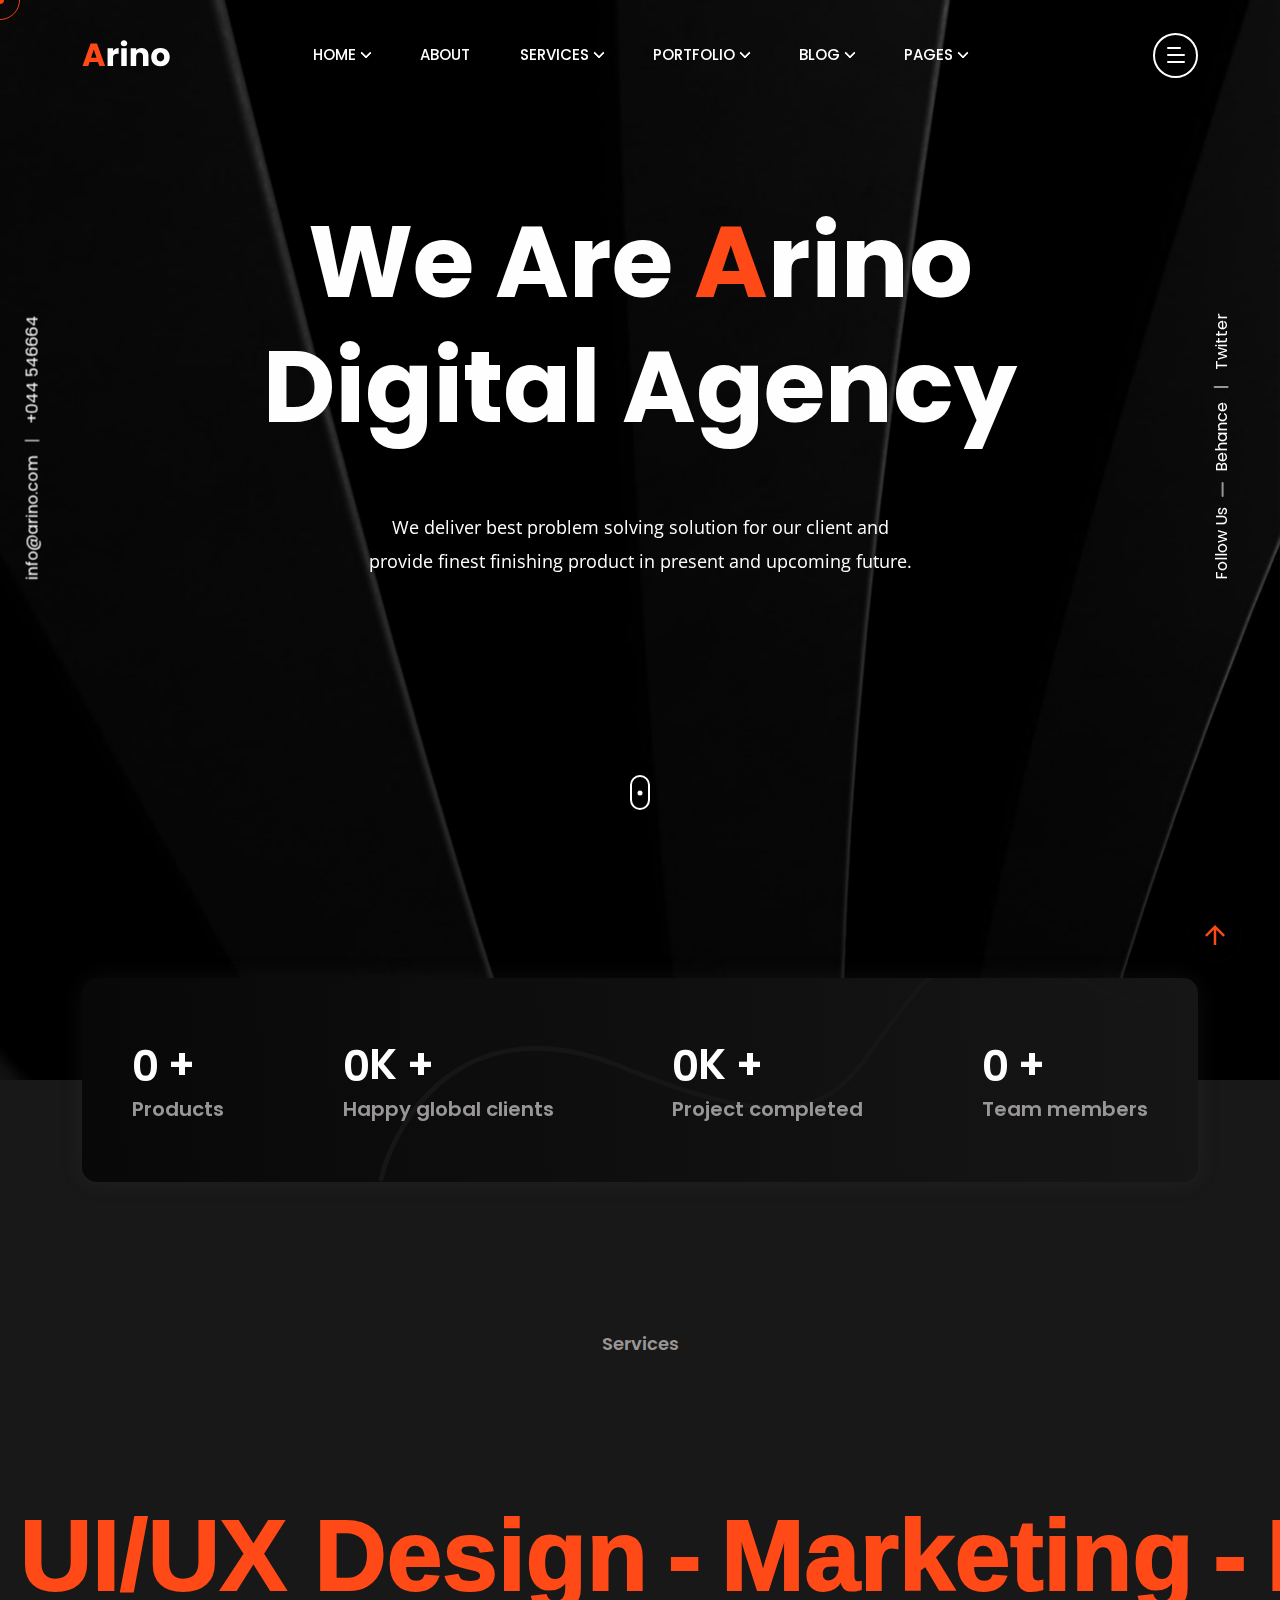
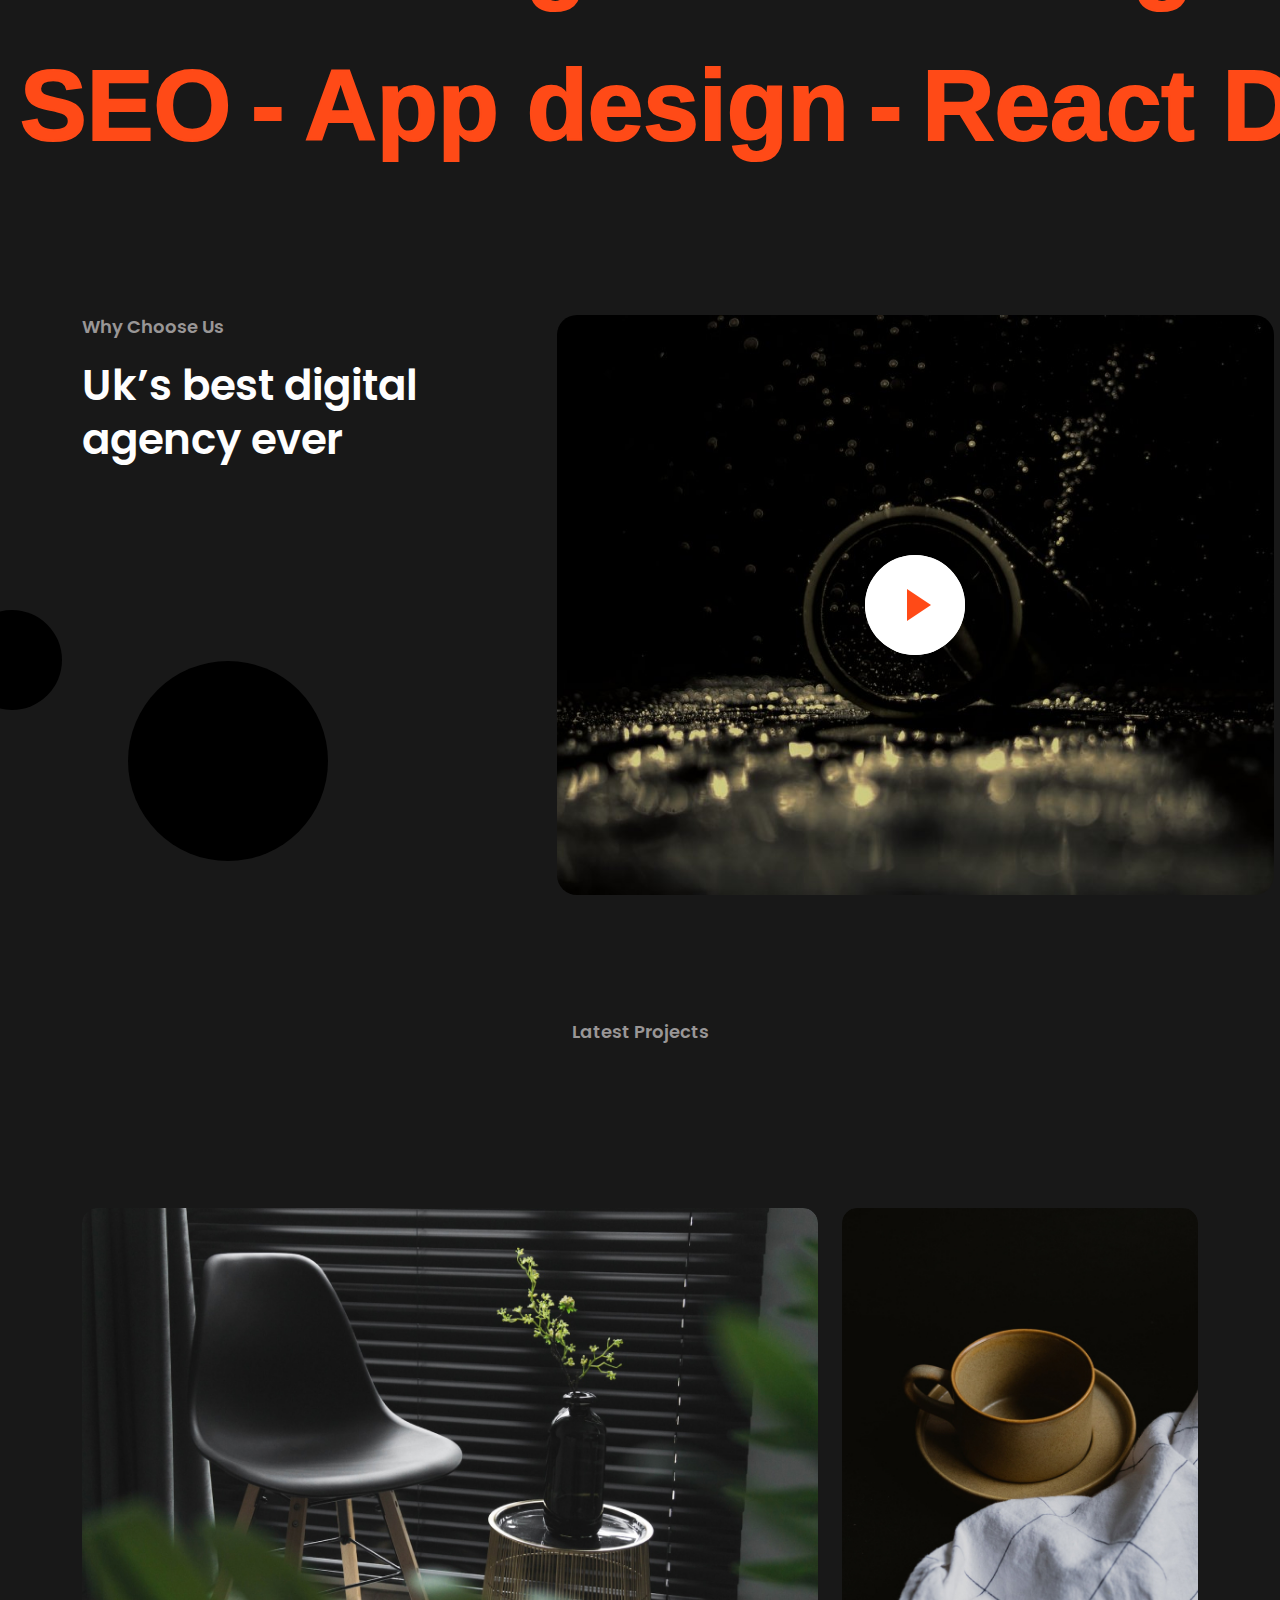
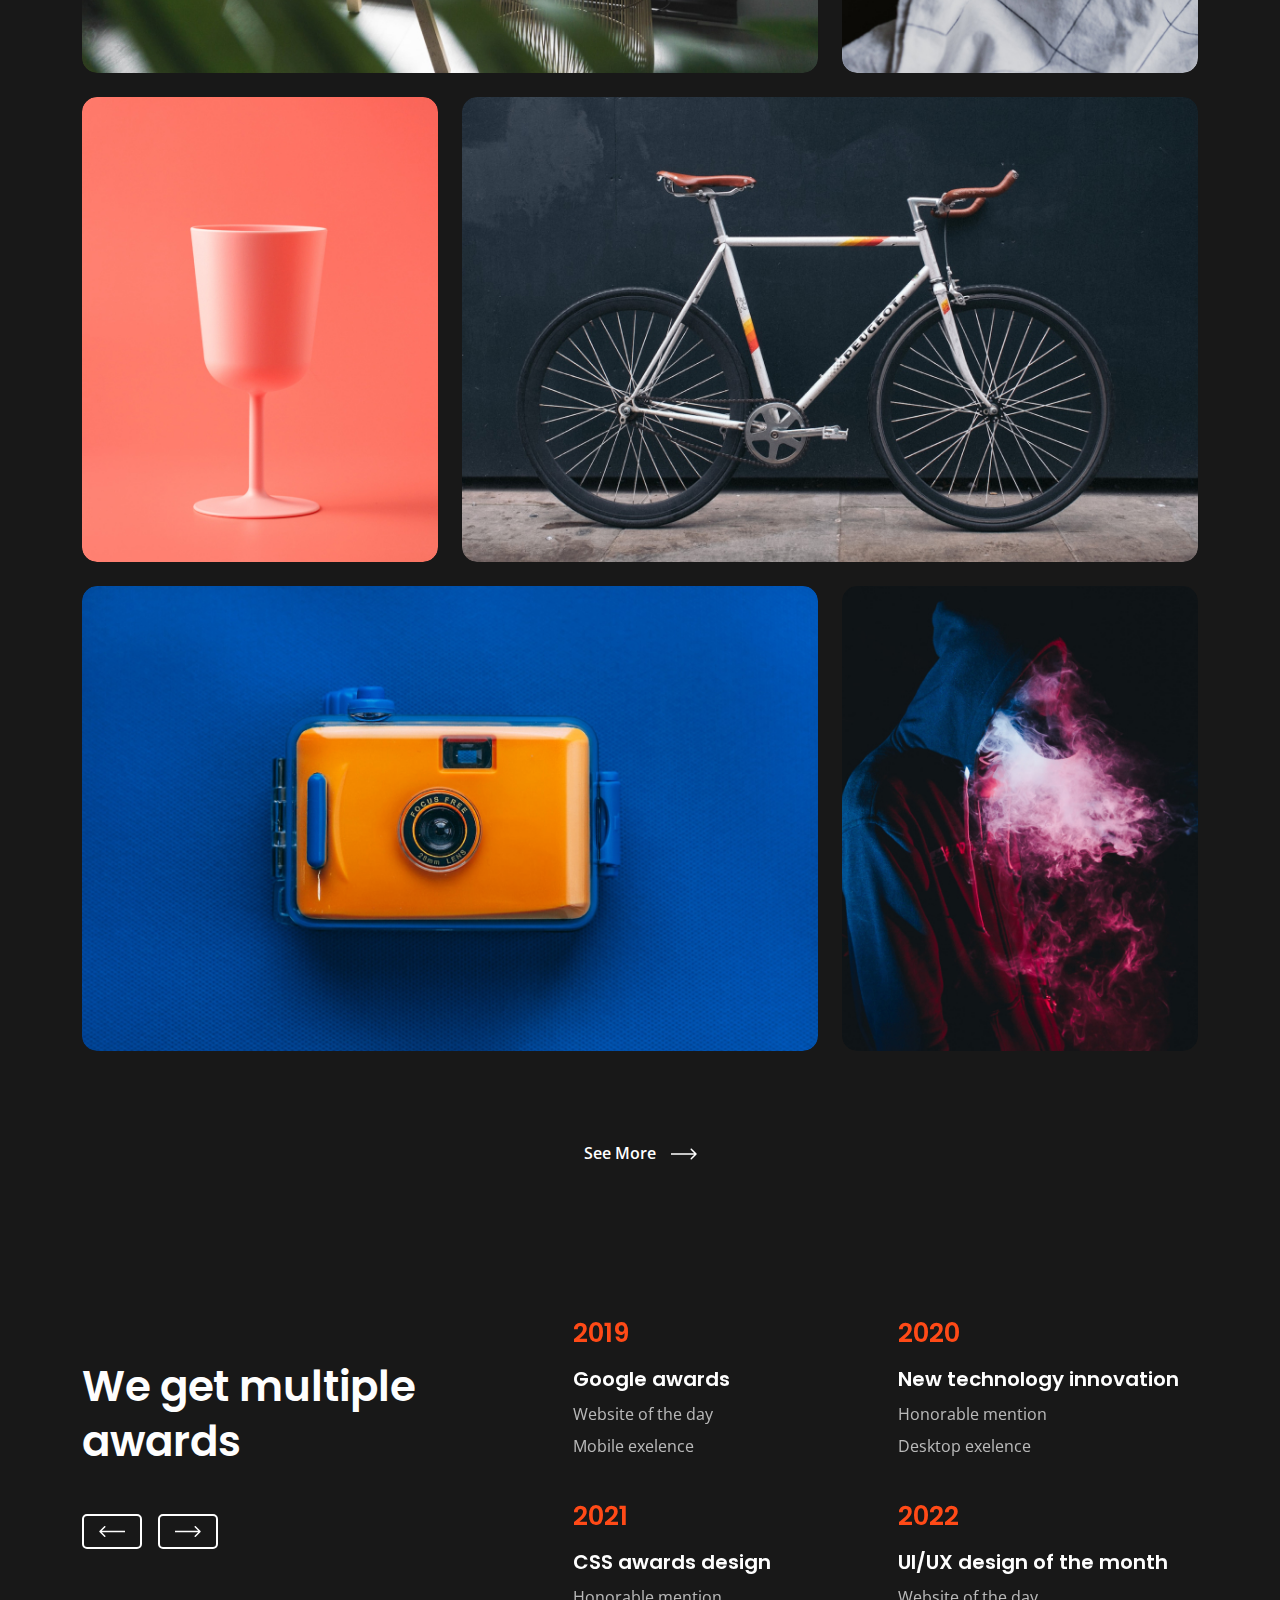
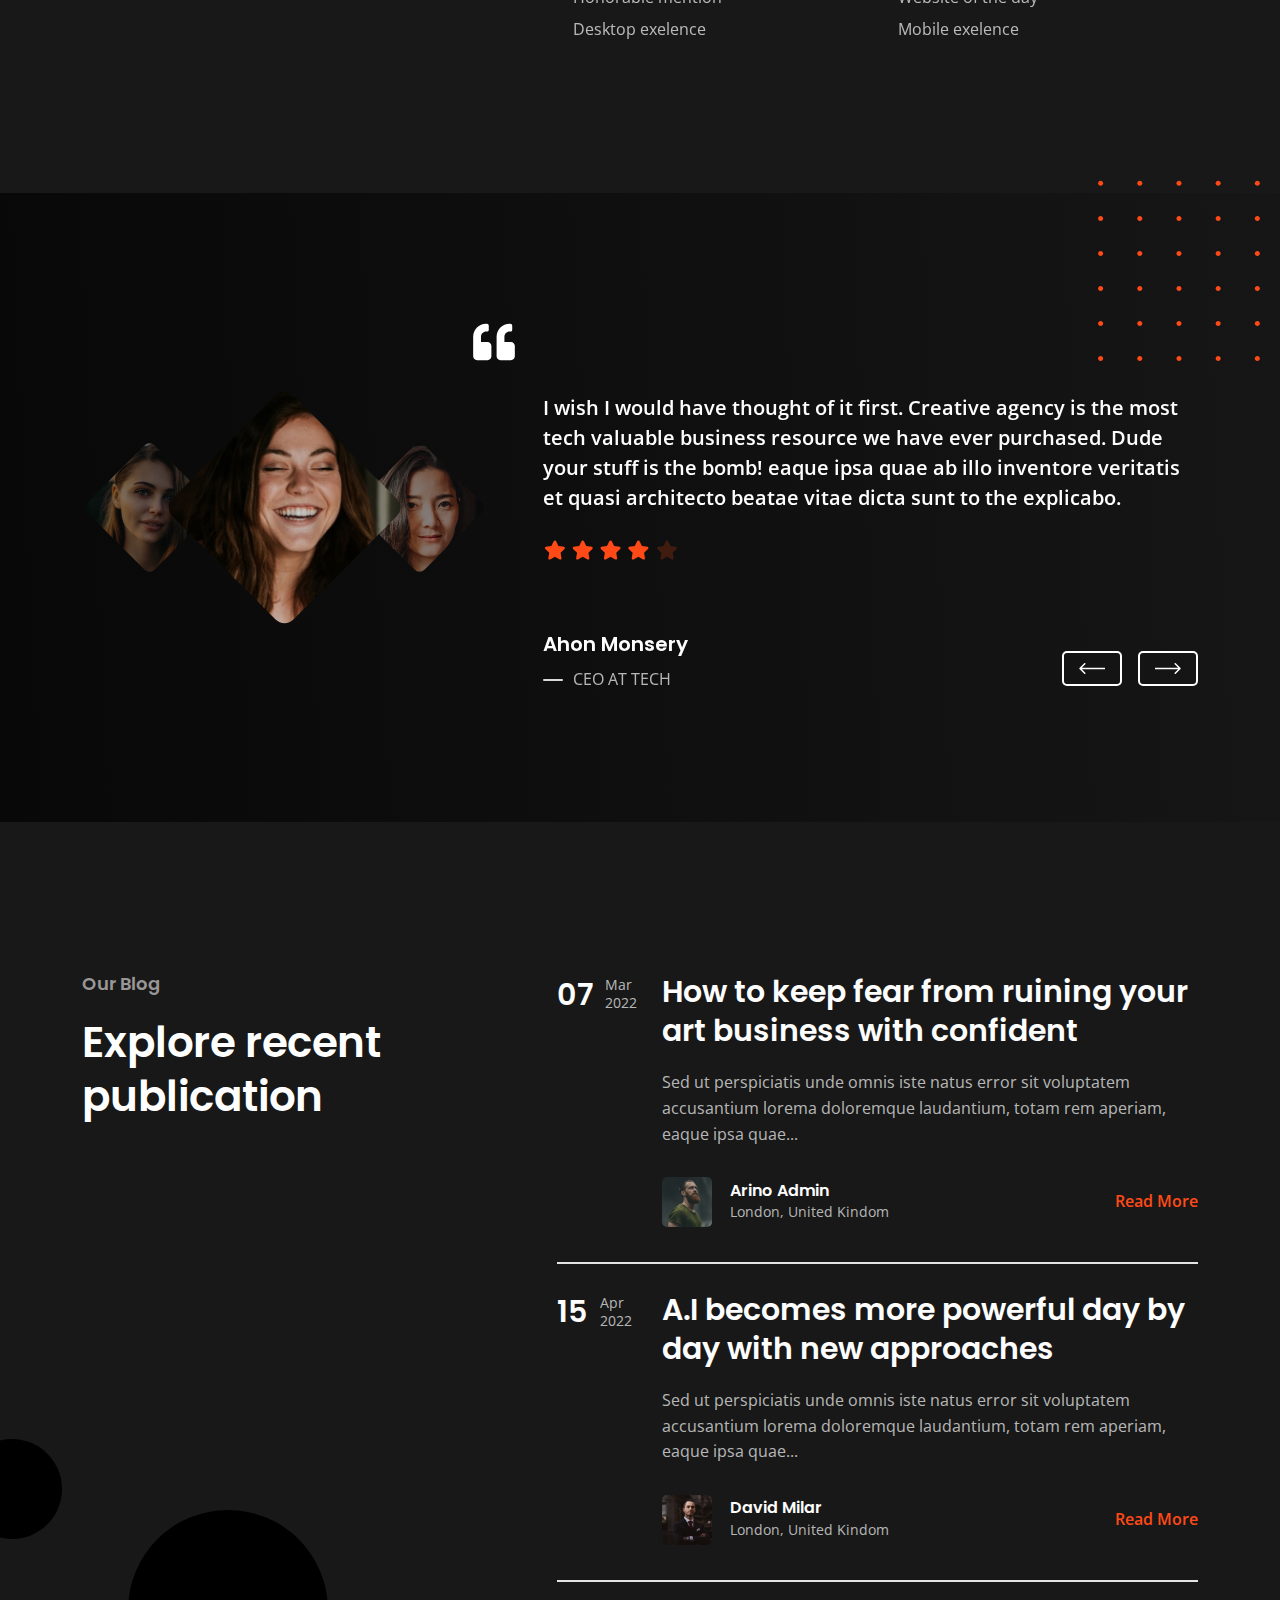
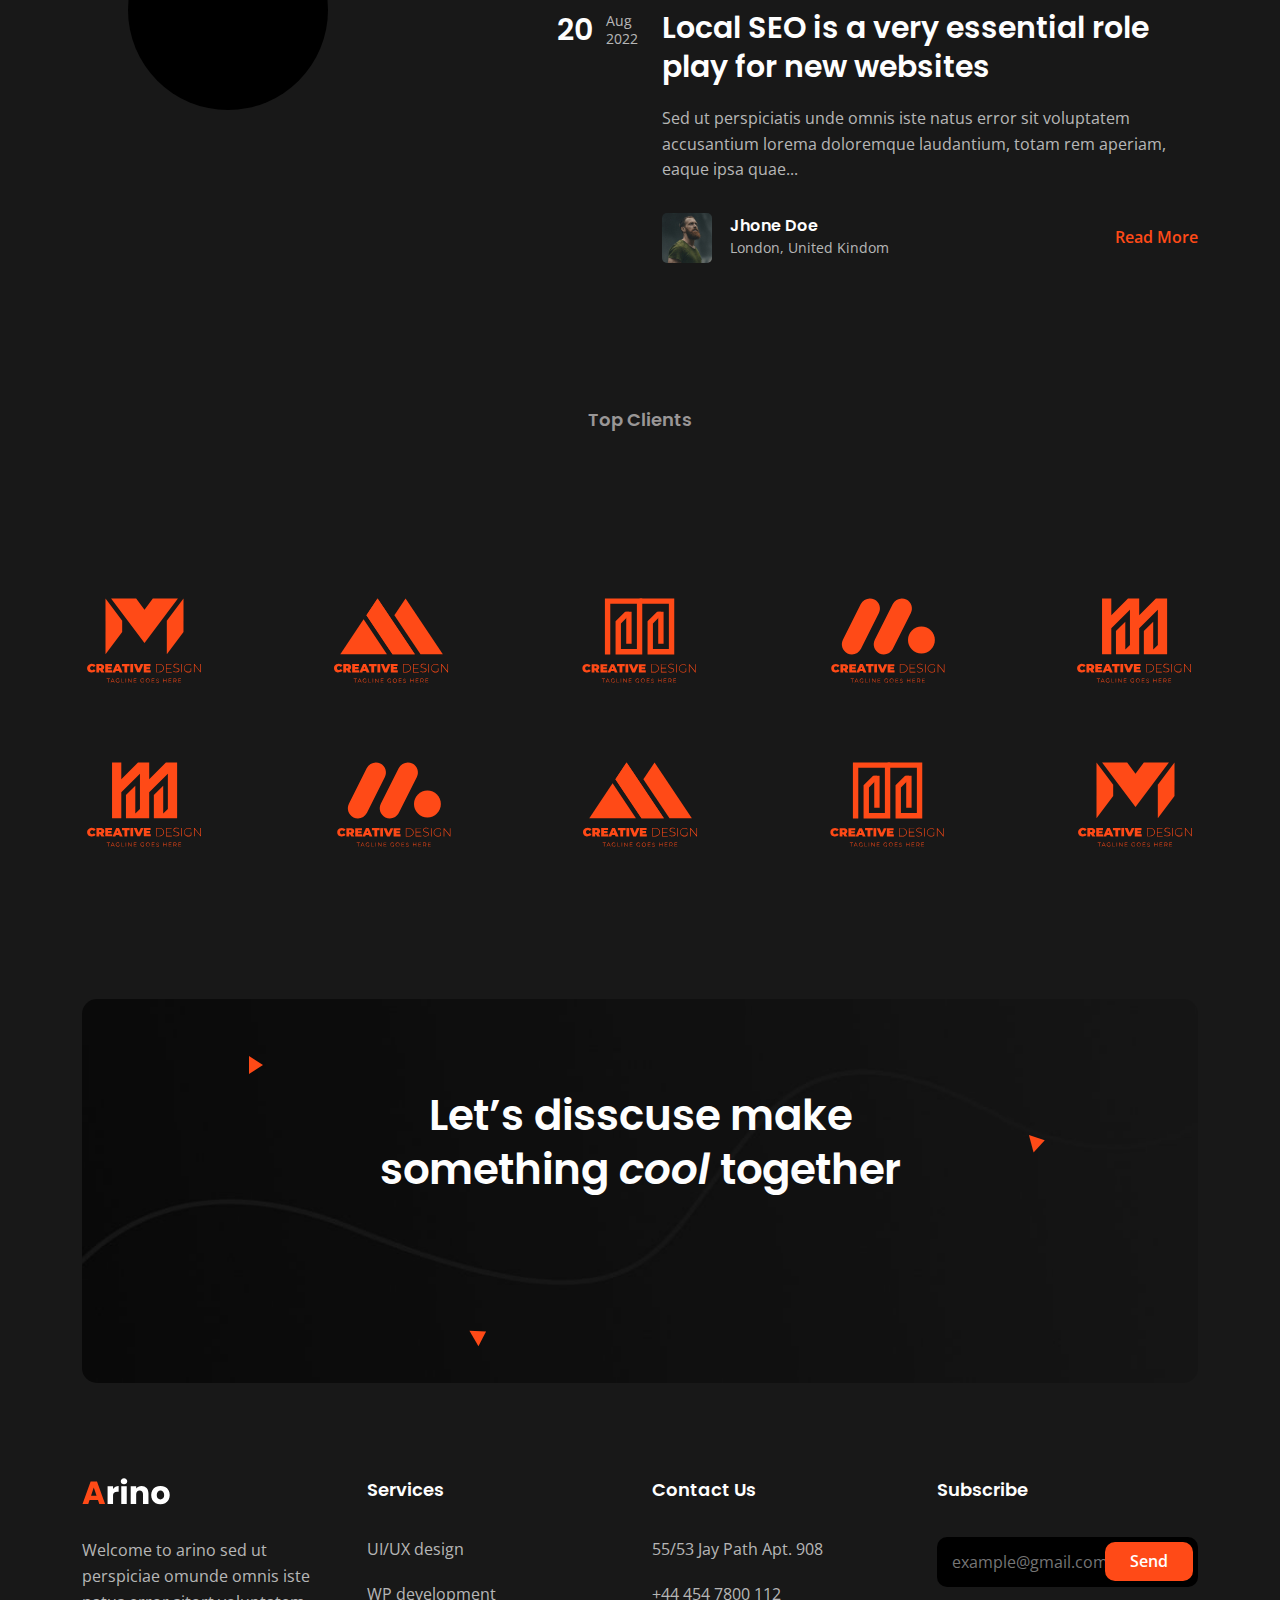
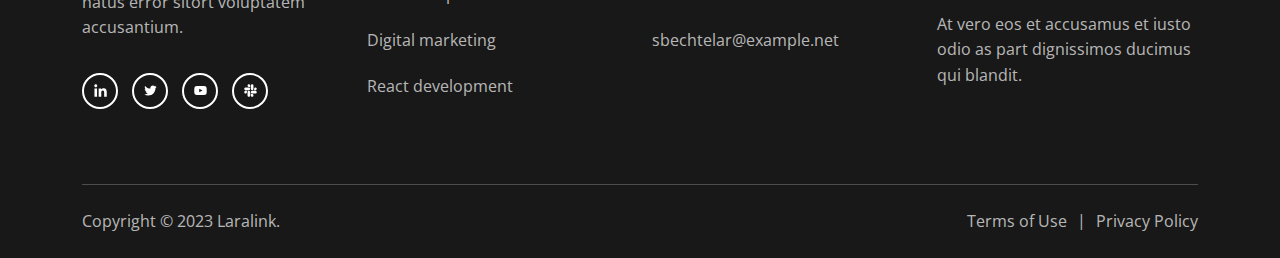
<file: Arino - Template/digital-agency.html>
<!DOCTYPE html>
<html class="no-js" lang="en">

<head>
  <!-- Meta Tags -->
  <meta charset="utf-8">
  <meta http-equiv="x-ua-compatible" content="ie=edge">
  <meta name="viewport" content="width=device-width, initial-scale=1">
  <meta name="author" content="Laralink">
  <!-- Favicon Icon -->
  <link rel="icon" href="assets/img/favicon.png">
  <!-- Site Title -->
  <title>Arino - Creative Agency Template</title>
  <link rel="stylesheet" href="assets/css/plugins/bootstrap.min.css">
  <link rel="stylesheet" href="assets/css/plugins/lightgallery.min.css">
  <link rel="stylesheet" href="assets/css/plugins/slick.css">
  <link rel="stylesheet" href="assets/css/plugins/lightgallery.min.css">
  <link rel="stylesheet" href="assets/css/plugins/animate.css">
  <link rel="stylesheet" href="assets/css/style.css">
</head>

<body>
  <div class="cs-preloader cs-center">
    <div class="cs-preloader_in"></div>
  </div>
  <!-- Start Header Section -->
  <header class="cs-site_header cs-style1 text-uppercase cs-sticky_header">
    <div class="cs-main_header">
      <div class="container">
        <div class="cs-main_header_in">
          <div class="cs-main_header_left">
            <a class="cs-site_branding" href="index.html">
              <img src="assets/img/logo.svg" alt="Logo">
            </a>
          </div>
          <div class="cs-main_header_center">
            <div class="cs-nav cs-primary_font cs-medium">
              <ul class="cs-nav_list">
                <li class="menu-item-has-children cs-mega_menu">
                  <a href="index.html">Home</a>
                  <ul class="cs-mega_wrapper">
                    <li>
                      <ul>
                        <li>
                          <a href="index.html" class="cs-nav_list_img">
                            <img src="assets/img/demo/main-home.jpeg" alt="" />
                          </a>
                          <a href="index.html">Main Home</a>
                        </li>
                        <li>
                          <a href="showcase-portfolio.html" class="cs-nav_list_img">
                            <img src="assets/img/demo/showcase.jpeg" alt="" />
                          </a>
                          <a href="showcase-portfolio.html">Showcase Portfolio</a>
                        </li>
                      </ul>
                    </li>
                    <li>
                      <ul>
                        <li>
                          <a href="photography-agency.html" class="cs-nav_list_img">
                            <img src="assets/img/demo/photography-agency.jpeg" alt="" />
                          </a>
                          <a href="photography-agency.html">Photography Agency</a>
                        </li>
                        <li>
                          <a href="case-study-showcase.html" class="cs-nav_list_img">
                            <img src="assets/img/demo/case_study_showcase.jpeg" alt="" />
                          </a>
                          <a href="case-study-showcase.html">Case Study Showcase</a>
                        </li>
                      </ul>
                    </li>
                    <li>
                      <ul>
                        <li>
                          <a href="creative-portfolio.html" class="cs-nav_list_img">
                            <img src="assets/img/demo/portfolio.jpeg" alt="" />
                          </a>
                          <a href="creative-portfolio.html">Creative Portfolio</a>
                        </li>
                      </ul>
                    </li>
                    <li>
                      <ul>
                        <li>
                          <a href="digital-agency.html" class="cs-nav_list_img">
                            <img src="assets/img/demo/digital-agency.jpeg" alt="" />
                          </a>
                          <a href="digital-agency.html">Digital Agency</a>
                        </li>
                      </ul>
                    </li>
                    <li>
                      <ul>
                        <li>
                          <a href="marketing-agency.html" class="cs-nav_list_img">
                            <img src="assets/img/demo/marketing.jpeg" alt="" />
                          </a>
                          <a href="marketing-agency.html">Marketing Agency</a>
                        </li>
                      </ul>
                    </li>
                    <li>
                      <ul>
                        <li>
                          <a href="freelancer-agency.html" class="cs-nav_list_img">
                            <img src="assets/img/demo/freelancer-agency.jpeg" alt="" />
                            <span class="cs-header_badge">New</span>
                          </a>
                          <a href="freelancer-agency.html">Freelancing Agency</a>
                        </li>
                      </ul>
                    </li>
                    <li>
                      <ul>
                        <li>
                          <a href="https://arino-html-rtl.vercel.app" target="_blank" class="cs-nav_list_img">
                            <img src="assets/img/demo/rtl.jpeg" alt="" />
                            <span class="cs-header_badge">New</span>
                          </a>
                          <a href="https://arino-html-rtl.vercel.app" target="_blank">RTL Demo</a>
                        </li>
                      </ul>
                    </li>
                  </ul>
                </li>
                <li><a href="about.html">About</a></li>
                <li class="menu-item-has-children"><a href="service.html">Services</a>
                  <ul>
                    <li><a href="service.html">Services</a></li>
                    <li><a href="service-details.html">Service Details</a></li>
                  </ul>
                </li>
                <li class="menu-item-has-children"><a href="portfolio.html">Portfolio</a>
                  <ul>
                    <li><a href="portfolio.html">Portfolio</a></li>
                    <li><a href="portfolio-details.html">Portfolio Details</a></li>
                  </ul>
                </li>
                <li class="menu-item-has-children"><a href="blog.html">Blog</a>
                  <ul>
                    <li><a href="blog.html">Blog</a></li>
                    <li><a href="blog-details.html">Blog Details</a></li>
                  </ul>
                </li>
                <li class="menu-item-has-children"><a href="#">Pages</a>
                  <ul>
                    <li><a href="contact.html">Contact</a></li>
                    <li><a href="team.html">Team</a></li>
                    <li><a href="team-details.html">Team Details</a></li>
                    <li><a href="case-study.html">Case Study Details</a></li>
                    <li><a href="faq.html">FAQ</a></li>
                  </ul>
                </li>
              </ul>
            </div>
          </div>
          <div class="cs-main_header_right">
            <div class="cs-toolbox">
              <span class="cs-icon_btn">
                <span class="cs-icon_btn_in">
                  <span></span>
                  <span></span>
                  <span></span>
                  <span></span>
                </span>
              </span>
            </div>
          </div>
        </div>
      </div>
    </div>
  </header>
  <div class="cs-side_header">
    <button class="cs-close"></button>
    <div class="cs-side_header_overlay"></div>
    <div class="cs-side_header_in">
      <div class="cs-side_header_shape"></div>
      <a class="cs-site_branding" href="index.html">
        <img src="assets/img/footer_logo.svg" alt="Logo">
      </a>
      <div class="cs-side_header_box">
        <h2 class="cs-side_header_heading">Do you have a project in your  <br> mind? Keep connect us.</h2>
      </div>
      <div class="cs-side_header_box">
        <h3 class="cs-side_header_title cs-primary_color">Contact Us</h3>
        <ul class="cs-contact_info cs-style1 cs-mp0">
          <li>
            <svg width="18" height="18" viewBox="0 0 18 18" fill="none" xmlns="http://www.w3.org/2000/svg">
              <path d="M17 12.5C15.75 12.5 14.55 12.3 13.43 11.93C13.08 11.82 12.69 11.9 12.41 12.17L10.21 14.37C7.38 12.93 5.06 10.62 3.62 7.79L5.82 5.58C6.1 5.31 6.18 4.92 6.07 4.57C5.7 3.45 5.5 2.25 5.5 1C5.5 0.45 5.05 0 4.5 0H1C0.45 0 0 0.45 0 1C0 10.39 7.61 18 17 18C17.55 18 18 17.55 18 17V13.5C18 12.95 17.55 12.5 17 12.5ZM9 0V10L12 7H18V0H9Z" fill="#FF4A17"/>
            </svg>
            <span>+44 454 7800 112</span>
          </li>
          <li>
            <svg width="20" height="18" viewBox="0 0 20 18" fill="none" xmlns="http://www.w3.org/2000/svg">
              <path d="M20 6.98V16C20 17.1 19.1 18 18 18H2C0.9 18 0 17.1 0 16V4C0 2.9 0.9 2 2 2H12.1C12.04 2.32 12 2.66 12 3C12 4.48 12.65 5.79 13.67 6.71L10 9L2 4V6L10 11L15.3 7.68C15.84 7.88 16.4 8 17 8C18.13 8 19.16 7.61 20 6.98ZM14 3C14 4.66 15.34 6 17 6C18.66 6 20 4.66 20 3C20 1.34 18.66 0 17 0C15.34 0 14 1.34 14 3Z" fill="#FF4A17"/>
            </svg>              
            <span>infotech@arino.com</span>
          </li>
          <li>
            <svg width="14" height="20" viewBox="0 0 14 20" fill="none" xmlns="http://www.w3.org/2000/svg">
              <path d="M7 0C3.13 0 0 3.13 0 7C0 12.25 7 20 7 20C7 20 14 12.25 14 7C14 3.13 10.87 0 7 0ZM7 9.5C5.62 9.5 4.5 8.38 4.5 7C4.5 5.62 5.62 4.5 7 4.5C8.38 4.5 9.5 5.62 9.5 7C9.5 8.38 8.38 9.5 7 9.5Z" fill="#FF4A17"/>
            </svg>              
            <span>50 Wall Street Suite, 44150 <br>Ohio, United States</span>
          </li>
        </ul>
      </div>
      <div class="cs-side_header_box">
        <h3 class="cs-side_header_title cs-primary_color">Subscribe</h3>
        <div class="cs-newsletter cs-style1">
          <form action="#" class="cs-newsletter_form">
            <input type="email" class="cs-newsletter_input" placeholder="example@gmail.com">
            <button class="cs-newsletter_btn"><span>Send</span></button>
          </form>
          <div class="cs-newsletter_text">At vero eos et accusamus et iusto odio as part dignissimos ducimus qui blandit.</div>
        </div>
      </div>
      <div class="cs-side_header_box">
        <div class="cs-social_btns cs-style1">
          <a href="#" class="cs-center">
            <svg width="15" height="15" viewBox="0 0 15 15" fill="none" xmlns="http://www.w3.org/2000/svg">
              <path d="M4.04799 13.7497H1.45647V5.4043H4.04799V13.7497ZM2.75084 4.2659C1.92215 4.2659 1.25 3.57952 1.25 2.75084C1.25 2.35279 1.40812 1.97105 1.68958 1.68958C1.97105 1.40812 2.35279 1.25 2.75084 1.25C3.14888 1.25 3.53063 1.40812 3.81209 1.68958C4.09355 1.97105 4.25167 2.35279 4.25167 2.75084C4.25167 3.57952 3.57924 4.2659 2.75084 4.2659ZM13.7472 13.7497H11.1613V9.68722C11.1613 8.71903 11.1417 7.4774 9.81389 7.4774C8.46652 7.4774 8.26004 8.5293 8.26004 9.61747V13.7497H5.67132V5.4043H8.15681V6.54269H8.19308C8.53906 5.887 9.38421 5.19503 10.6451 5.19503C13.2679 5.19503 13.75 6.92215 13.75 9.16546V13.7497H13.7472Z" fill="white"></path>
            </svg> 
          </a>
          <a href="#" class="cs-center">
            <svg width="13" height="11" viewBox="0 0 13 11" fill="none" xmlns="http://www.w3.org/2000/svg">
              <path d="M11.4651 2.95396C11.4731 3.065 11.4731 3.17606 11.4731 3.2871C11.4731 6.67383 8.89535 10.5761 4.18402 10.5761C2.73255 10.5761 1.38421 10.1557 0.25 9.42608C0.456226 9.44986 0.654494 9.4578 0.868655 9.4578C2.06629 9.4578 3.16879 9.0533 4.04918 8.36326C2.92291 8.33946 1.97906 7.60183 1.65386 6.5866C1.81251 6.61038 1.97112 6.62624 2.1377 6.62624C2.36771 6.62624 2.59774 6.59451 2.81188 6.53901C1.63802 6.30105 0.757595 5.26996 0.757595 4.02472V3.99301C1.09864 4.18336 1.49524 4.30233 1.91558 4.31818C1.22554 3.85814 0.773464 3.07294 0.773464 2.1846C0.773464 1.70872 0.900344 1.27249 1.12244 0.891774C2.38355 2.44635 4.27919 3.46156 6.40481 3.57262C6.36516 3.38226 6.34136 3.184 6.34136 2.9857C6.34136 1.57388 7.4835 0.423828 8.90323 0.423828C9.64086 0.423828 10.3071 0.733156 10.7751 1.23284C11.354 1.1218 11.9093 0.907643 12.401 0.614185C12.2106 1.20906 11.8061 1.70875 11.2748 2.02598C11.7903 1.97049 12.29 1.82769 12.75 1.62942C12.4011 2.13702 11.9648 2.5891 11.4651 2.95396V2.95396Z" fill="white"></path>
            </svg>                    
          </a>
          <a href="#" class="cs-center">
            <svg width="13" height="9" viewBox="0 0 13 9" fill="none" xmlns="http://www.w3.org/2000/svg">
              <path d="M12.4888 1.48066C12.345 0.939353 11.9215 0.513038 11.3837 0.368362C10.4089 0.105469 6.5 0.105469 6.5 0.105469C6.5 0.105469 2.59116 0.105469 1.61633 0.368362C1.07853 0.513061 0.65496 0.939353 0.5112 1.48066C0.25 2.4618 0.25 4.50887 0.25 4.50887C0.25 4.50887 0.25 6.55595 0.5112 7.53709C0.65496 8.0784 1.07853 8.48695 1.61633 8.63163C2.59116 8.89452 6.5 8.89452 6.5 8.89452C6.5 8.89452 10.4088 8.89452 11.3837 8.63163C11.9215 8.48695 12.345 8.0784 12.4888 7.53709C12.75 6.55595 12.75 4.50887 12.75 4.50887C12.75 4.50887 12.75 2.4618 12.4888 1.48066V1.48066ZM5.22158 6.36746V2.65029L8.48861 4.50892L5.22158 6.36746V6.36746Z" fill="white"></path>
            </svg>                    
          </a>
          <a href="#" class="cs-center">
            <svg width="13" height="13" viewBox="0 0 13 13" fill="none" xmlns="http://www.w3.org/2000/svg">
              <path d="M2.87612 8.149C2.87612 8.87165 2.28571 9.46205 1.56306 9.46205C0.840402 9.46205 0.25 8.87165 0.25 8.149C0.25 7.42634 0.840402 6.83594 1.56306 6.83594H2.87612V8.149ZM3.53795 8.149C3.53795 7.42634 4.12835 6.83594 4.851 6.83594C5.57366 6.83594 6.16406 7.42634 6.16406 8.149V11.4369C6.16406 12.1596 5.57366 12.75 4.851 12.75C4.12835 12.75 3.53795 12.1596 3.53795 11.4369V8.149ZM4.851 2.87612C4.12835 2.87612 3.53795 2.28571 3.53795 1.56306C3.53795 0.840402 4.12835 0.25 4.851 0.25C5.57366 0.25 6.16406 0.840402 6.16406 1.56306V2.87612H4.851V2.87612ZM4.851 3.53795C5.57366 3.53795 6.16406 4.12835 6.16406 4.851C6.16406 5.57366 5.57366 6.16406 4.851 6.16406H1.56306C0.840402 6.16406 0.25 5.57366 0.25 4.851C0.25 4.12835 0.840402 3.53795 1.56306 3.53795H4.851V3.53795ZM10.1239 4.851C10.1239 4.12835 10.7143 3.53795 11.4369 3.53795C12.1596 3.53795 12.75 4.12835 12.75 4.851C12.75 5.57366 12.1596 6.16406 11.4369 6.16406H10.1239V4.851V4.851ZM9.46205 4.851C9.46205 5.57366 8.87165 6.16406 8.149 6.16406C7.42634 6.16406 6.83594 5.57366 6.83594 4.851V1.56306C6.83594 0.840402 7.42634 0.25 8.149 0.25C8.87165 0.25 9.46205 0.840402 9.46205 1.56306V4.851V4.851ZM8.149 10.1239C8.87165 10.1239 9.46205 10.7143 9.46205 11.4369C9.46205 12.1596 8.87165 12.75 8.149 12.75C7.42634 12.75 6.83594 12.1596 6.83594 11.4369V10.1239H8.149ZM8.149 9.46205C7.42634 9.46205 6.83594 8.87165 6.83594 8.149C6.83594 7.42634 7.42634 6.83594 8.149 6.83594H11.4369C12.1596 6.83594 12.75 7.42634 12.75 8.149C12.75 8.87165 12.1596 9.46205 11.4369 9.46205H8.149Z" fill="white"></path>
            </svg>                    
          </a>
        </div>
      </div>
    </div>
  </div>
  <!-- End Header Section -->
  
  <!-- Start Hero -->
  <div class="cs-hero cs-style1 cs-type1 text-center" id="home">
    
    <div class="cs-slider cs-style1">
      <div class="cs-slider_container" data-autoplay="1" data-loop="1" data-speed="2000" data-center="0" data-fade-slide="1" data-slides-per-view="1">
        <div class="cs-slider_wrapper">
          <div class="cs-slide">
            <div class="cs-hero_slide cs-fixed_bg cs-bg" data-src="assets/img/hero_bg_2.jpeg"></div>
          </div><!-- .cs-slide -->
          <div class="cs-slide">
            <div class="cs-hero_slide cs-fixed_bg cs-bg" data-src="assets/img/hero_bg_3.jpeg"></div>
          </div><!-- .cs-slide -->
        </div>
      </div><!-- .cs-slider_container -->
    </div><!-- .cs-slider -->

    <div class="container">
      <div class="cs-hero_text">
        <h1 class="cs-hero_title wow fadeInRight" data-wow-duration="0.8s" data-wow-delay="0.2s">
          We Are <span class="cs-accent_color">A</span>rino <br>Digital Agency
        </h1>
        <div class="cs-hero_info justify-content-center">
          <div class="cs-hero_subtitle">We deliver best problem solving solution for our client and provide finest finishing product in present and upcoming future.</div>
        </div>
      </div>
    </div>
    <div class="cs-hero_social_wrap cs-primary_font cs-primary_color">
      <div class="cs-hero_social_title">Follow Us</div>
      <ul class="cs-hero_social_links">
        <li><a href="">Behance</a></li>
        <li><a href="">Twitter</a></li>
      </ul>
    </div>
    <div class="cs-hero_social_wrap cs-left_side cs-primary_font cs-primary_color">
      <ul class="cs-hero_social_links">
        <li><a href="">info@arino.com</a></li>
        <li><a href="">+044 546664</a></li>
      </ul>
    </div>
    <a href="#service" class="cs-down_btn"></a>
  </div>
  <!-- End Hero -->

  <!-- Start FunFact -->
  <section>
    <div class="container">
      <div class="cs-funfact_wrap_2 cs-type1">
        <div class="cs-funfact_shape" data-src="assets/img/funfact_shape_bg.svg"></div>
        <div class="cs-funfacts">
          <div>
            <div class="cs-funfact cs-style2">
              <div class="cs-funfact_number cs-primary_font cs-semi_bold cs-primary_color"><span data-count-to="550" class="odometer"></span> <span class="cs-plus">+</span></div>
              <h3 class="cs-funfact_title">Products</h3>
            </div>
          </div>
          <div>
            <div class="cs-funfact cs-style2">
              <div class="cs-funfact_number cs-primary_font cs-semi_bold cs-primary_color"><span data-count-to="40" class="odometer"></span>K <span class="cs-plus">+</span></div>
              <h3 class="cs-funfact_title">Happy global clients</h3>
            </div>
          </div>
          <div>
            <div class="cs-funfact cs-style2">
              <div class="cs-funfact_number cs-primary_font cs-semi_bold cs-primary_color"><span data-count-to="50" class="odometer"></span>K <span class="cs-plus">+</span></div>
              <h3 class="cs-funfact_title">Project completed</h3>
            </div>
          </div>
          <div>
            <div class="cs-funfact cs-style2">
              <div class="cs-funfact_number cs-primary_font cs-semi_bold cs-primary_color"><span data-count-to="250" class="odometer"></span> <span class="cs-plus">+</span></div>
              <h3 class="cs-funfact_title">Team members</h3>
            </div>
          </div>
        </div>
      </div>
    </div>
  </section>
  <!-- End FunFact -->
  <!-- Start Service Section -->
  <section id="service">
    <div class="cs-height_150 cs-height_lg_80"></div>
    <div class="container">
      <div class="cs-section_heading cs-style1 text-center">
        <h3 class="cs-section_subtitle">Services</h3>
        <h2 class="cs-section_title wow fadeInUp" data-wow-duration="0.8s" data-wow-delay="0.2s">What we provide</h2>
      </div>
    </div>
    <div class="cs-height_65 cs-height_lg_45"></div>
    <div class="cs-moving_text_wrap cs-type1 cs-bold cs-primary_font">
      <div class="cs-moving_text_in">
        <div class="cs-moving_text"><a href="service-details.html">UI/UX Design</a>-<a href="service-details.html">Marketing</a>-<a href="service-details.html">Branding</a>-</div>
        <div class="cs-moving_text"><a href="service-details.html">UI/UX Design</a>-<a href="service-details.html">Marketing</a>-<a href="service-details.html">Branding</a>-</div>
      </div>
    </div>
    <div class="cs-height_30 cs-height_lg_10"></div>
    <div class="cs-moving_text_wrap cs-type1 cs-bold cs-primary_font">
      <div class="cs-moving_text_in">
        <div class="cs-moving_text cs-reverse_animation"><a href="service-details.html">SEO</a>-<a href="service-details.html">App design</a>-<a href="service-details.html">React Developer</a>-</div>
        <div class="cs-moving_text cs-reverse_animation"><a href="service-details.html">SEO</a>-<a href="service-details.html">App design</a>-<a href="service-details.html">React Developer</a>-</div>
      </div>
    </div>
  </section>
  <!-- End Service Section -->

  <!-- Start Video Block Section -->
  <section class="cs-shape_wrap_4 cs-parallax">
    <div class="cs-shape_4 cs-to_up"></div>
    <div class="cs-shape_4 cs-to_right"></div>
    <div class="cs-height_150 cs-height_lg_80"></div>
    <div class="container">
      <div class="row">
        <div class="col-lg-5 col-xl-4">
          <div class="cs-section_heading cs-style1">
            <h3 class="cs-section_subtitle">Why Choose Us</h3>
            <h2 class="cs-section_title">Uk’s best digital agency ever</h2>
            <div class="cs-height_45 cs-height_lg_20"></div>
            <a href="about.html" class="cs-text_btn wow fadeInLeft" data-wow-duration="0.8s" data-wow-delay="0.2s">
              <span>Learn More</span>
              <svg width="26" height="12" viewBox="0 0 26 12" fill="none" xmlns="http://www.w3.org/2000/svg">
                <path d="M25.5303 6.53033C25.8232 6.23744 25.8232 5.76256 25.5303 5.46967L20.7574 0.696699C20.4645 0.403806 19.9896 0.403806 19.6967 0.696699C19.4038 0.989593 19.4038 1.46447 19.6967 1.75736L23.9393 6L19.6967 10.2426C19.4038 10.5355 19.4038 11.0104 19.6967 11.3033C19.9896 11.5962 20.4645 11.5962 20.7574 11.3033L25.5303 6.53033ZM0 6.75H25V5.25H0V6.75Z" fill="currentColor"></path>
              </svg>                
            </a>
          </div>
          <div class="cs-height_45 cs-height_lg_45"></div>
        </div>
        <div class="col-lg-7 offset-xl-1">
          <div class="cs-half_screen">
            <a href="https://www.youtube.com/watch?v=VcaAVWtP48A" class="cs-video_block cs-style1 cs-size1 cs-video_open cs-bg" data-src="assets/img/video_bg.jpeg">
              <span class="cs-player_btn cs-accent_color">
                <span></span>       
              </span>
            </a>
          </div>
        </div>
      </div>
    </div>
    <div class="cs-height_125 cs-height_lg_70"></div>
  </section>
  <!-- End Video Block Section -->

  <!-- Start Latest Project -->
  <section>
    <div class="container">
      <div class="cs-section_heading cs-style1 text-center">
        <h3 class="cs-section_subtitle">Latest Projects</h3>
        <h2 class="cs-section_title wow fadeInUp" data-wow-duration="0.8s" data-wow-delay="0.2s">Portfolio to explore</h2>
      </div>
    </div>
    <div class="cs-height_90 cs-height_lg_45"></div>
    <div class="container">
      <div class="cs-isotop cs-style1 cs-isotop_col_3 cs-has_gutter_24">
        <div class="cs-grid_sizer"></div>
        <div class="cs-isotop_item cs-w66 mobile_apps">
          <a href="portfolio-details.html" class="cs-portfolio cs-style1 cs-type1">
            <div class="cs-portfolio_hover"></div>
            <div class="cs-portfolio_bg cs-bg" data-src="assets/img/portfolio_11.jpeg"></div>
            <div class="cs-portfolio_info">
              <div class="cs-portfolio_info_bg cs-accent_bg"></div>
              <h2 class="cs-portfolio_title">Colorful Art Work</h2>
              <div class="cs-portfolio_subtitle">See Details</div>
            </div>
          </a>
        </div><!-- .cs-isotop_item -->
        <div class="cs-isotop_item ui_ux_design">
          <a href="portfolio-details.html" class="cs-portfolio cs-style1 cs-type1">
            <div class="cs-portfolio_hover"></div>
            <div class="cs-portfolio_bg cs-bg" data-src="assets/img/portfolio_12.jpeg"></div>
            <div class="cs-portfolio_info">
              <div class="cs-portfolio_info_bg cs-accent_bg"></div>
              <h2 class="cs-portfolio_title">Colorful Art Work</h2>
              <div class="cs-portfolio_subtitle">See Details</div>
            </div>
          </a>
        </div><!-- .cs-isotop_item -->
        <div class="cs-isotop_item web_design">
          <a href="portfolio-details.html" class="cs-portfolio cs-style1 cs-type1">
            <div class="cs-portfolio_hover"></div>
            <div class="cs-portfolio_bg cs-bg" data-src="assets/img/portfolio_13.jpeg"></div>
            <div class="cs-portfolio_info">
              <div class="cs-portfolio_info_bg cs-accent_bg"></div>
              <h2 class="cs-portfolio_title">Colorful Art Work</h2>
              <div class="cs-portfolio_subtitle">See Details</div>
            </div>
          </a>
        </div><!-- .cs-isotop_item -->
        <div class="cs-isotop_item cs-w66 logo_design">
          <a href="portfolio-details.html" class="cs-portfolio cs-style1 cs-type1">
            <div class="cs-portfolio_hover"></div>
            <div class="cs-portfolio_bg cs-bg" data-src="assets/img/portfolio_14.jpeg"></div>
            <div class="cs-portfolio_info">
              <div class="cs-portfolio_info_bg cs-accent_bg"></div>
              <h2 class="cs-portfolio_title">Colorful Art Work</h2>
              <div class="cs-portfolio_subtitle">See Details</div>
            </div>
          </a>
        </div><!-- .cs-isotop_item -->
        <div class="cs-isotop_item cs-w66 mobile_apps">
          <a href="portfolio-details.html" class="cs-portfolio cs-style1 cs-type1">
            <div class="cs-portfolio_hover"></div>
            <div class="cs-portfolio_bg cs-bg" data-src="assets/img/portfolio_15.jpeg"></div>
            <div class="cs-portfolio_info">
              <div class="cs-portfolio_info_bg cs-accent_bg"></div>
              <h2 class="cs-portfolio_title">Colorful Art Work</h2>
              <div class="cs-portfolio_subtitle">See Details</div>
            </div>
          </a>
        </div><!-- .cs-isotop_item -->
        <div class="cs-isotop_item ui_ux_design">
          <a href="portfolio-details.html" class="cs-portfolio cs-style1 cs-type1">
            <div class="cs-portfolio_hover"></div>
            <div class="cs-portfolio_bg cs-bg" data-src="assets/img/portfolio_16.jpeg"></div>
            <div class="cs-portfolio_info">
              <div class="cs-portfolio_info_bg cs-accent_bg"></div>
              <h2 class="cs-portfolio_title">Colorful Art Work</h2>
              <div class="cs-portfolio_subtitle">See Details</div>
            </div>
          </a>
        </div><!-- .cs-isotop_item -->
      </div>
      <div class="cs-height_90 cs-height_lg_40"></div>
      <div class="text-center">
        <a href="#" class="cs-text_btn">
          <span>See More</span>
          <svg width="26" height="12" viewBox="0 0 26 12" fill="none" xmlns="http://www.w3.org/2000/svg">
            <path d="M25.5303 6.53033C25.8232 6.23744 25.8232 5.76256 25.5303 5.46967L20.7574 0.696699C20.4645 0.403806 19.9896 0.403806 19.6967 0.696699C19.4038 0.989593 19.4038 1.46447 19.6967 1.75736L23.9393 6L19.6967 10.2426C19.4038 10.5355 19.4038 11.0104 19.6967 11.3033C19.9896 11.5962 20.4645 11.5962 20.7574 11.3033L25.5303 6.53033ZM0 6.75H25V5.25H0V6.75Z" fill="currentColor"></path>
          </svg>                
        </a>
      </div>
    </div>
  </section>
  <!-- End Latest Project -->
  <div class="cs-height_150 cs-height_lg_80"></div>
  <!-- Start Awards Text -->
  <section>
    <div class="container">
      <div class="cs-slider cs-style1 cs-gap-24">
        <div class="cs-slider_left">
          <div class="cs-section_heading cs-style1">
            <h3 class="cs-section_subtitle wow fadeInLeft" data-wow-duration="0.8s" data-wow-delay="0.2s">Our Awards</h3>
            <h2 class="cs-section_title">We get multiple awards</h2>
          </div>
          <div class="cs-height_45 cs-height_lg_20"></div>
          <div class="cs-slider_arrows cs-style1 cs-primary_color">
            <div class="cs-left_arrow cs-center">
              <svg width="26" height="13" viewBox="0 0 26 13" fill="none" xmlns="http://www.w3.org/2000/svg">
                <path d="M0.469791 5.96967C0.176899 6.26256 0.176899 6.73744 0.469791 7.03033L5.24276 11.8033C5.53566 12.0962 6.01053 12.0962 6.30342 11.8033C6.59632 11.5104 6.59632 11.0355 6.30342 10.7426L2.06078 6.5L6.30342 2.25736C6.59632 1.96447 6.59632 1.48959 6.30342 1.1967C6.01053 0.903806 5.53566 0.903806 5.24276 1.1967L0.469791 5.96967ZM26.0001 5.75L1.00012 5.75V7.25L26.0001 7.25V5.75Z" fill="currentColor"/>
              </svg>                  
            </div>
            <div class="cs-right_arrow cs-center">
              <svg width="26" height="13" viewBox="0 0 26 13" fill="none" xmlns="http://www.w3.org/2000/svg">
                <path d="M25.5305 7.03033C25.8233 6.73744 25.8233 6.26256 25.5305 5.96967L20.7575 1.1967C20.4646 0.903806 19.9897 0.903806 19.6968 1.1967C19.4039 1.48959 19.4039 1.96447 19.6968 2.25736L23.9395 6.5L19.6968 10.7426C19.4039 11.0355 19.4039 11.5104 19.6968 11.8033C19.9897 12.0962 20.4646 12.0962 20.7575 11.8033L25.5305 7.03033ZM0.00012207 7.25H25.0001V5.75H0.00012207V7.25Z" fill="currentColor"/>
              </svg>                  
            </div>
          </div>
        </div>
        <div class="cs-slider_right">
          <div class="cs-slider_container" data-autoplay="0" data-loop="1" data-speed="600" data-center="0" data-slides-per-view="responsive" data-xs-slides="1" data-sm-slides="2" data-md-slides="2" data-lg-slides="2" data-add-slides="2">
            <div class="cs-slider_wrapper">
              <div class="cs-slide">
                <div class="cs-time_line cs-style1">
                  <h3 class="cs-accent_color">2019</h3>
                  <h2>Google awards</h2>
                  <p>Website of the day</p>
                  <p>Mobile exelence</p>
                </div>
                <div class="cs-height_40 cs-height_lg_30"></div>
                <div class="cs-time_line cs-style1">
                  <h3 class="cs-accent_color">2021</h3>
                  <h2>CSS awards design</h2>
                  <p>Honorable mention</p>
                  <p>Desktop exelence</p>
                </div>
              </div><!-- .cs-slide -->
              <div class="cs-slide">
                <div class="cs-time_line cs-style1">
                  <h3 class="cs-accent_color">2020</h3>
                  <h2>New technology innovation</h2>
                  <p>Honorable mention</p>
                  <p>Desktop exelence</p>
                </div>
                <div class="cs-height_40 cs-height_lg_30"></div>
                <div class="cs-time_line cs-style1">
                  <h3 class="cs-accent_color">2022</h3>
                  <h2>UI/UX design of the month</h2>
                  <p>Website of the day</p>
                  <p>Mobile exelence</p>
                </div>
              </div><!-- .cs-slide -->
              <div class="cs-slide">
                <div class="cs-time_line cs-style1">
                  <h3 class="cs-accent_color">2019</h3>
                  <h2>Google awards</h2>
                  <p>Website of the day</p>
                  <p>Mobile exelence</p>
                </div>
                <div class="cs-height_40 cs-height_lg_30"></div>
                <div class="cs-time_line cs-style1">
                  <h3 class="cs-accent_color">2021</h3>
                  <h2>CSS awards design</h2>
                  <p>Honorable mention</p>
                  <p>Desktop exelence</p>
                </div>
              </div><!-- .cs-slide -->
              <div class="cs-slide">
                <div class="cs-time_line cs-style1">
                  <h3 class="cs-accent_color">2020</h3>
                  <h2>New technology innovation</h2>
                  <p>Honorable mention</p>
                  <p>Desktop exelence</p>
                </div>
                <div class="cs-height_40 cs-height_lg_30"></div>
                <div class="cs-time_line cs-style1">
                  <h3 class="cs-accent_color">2022</h3>
                  <h2>UI/UX design of the month</h2>
                  <p>Website of the day</p>
                  <p>Mobile exelence</p>
                </div>
              </div><!-- .cs-slide -->
            </div>
          </div><!-- .cs-slider_container -->
          <div class="cs-pagination cs-style1 cs-hidden_desktop"></div>
        </div>
      </div><!-- .cs-slider -->
    </div>
  </section>
  <!-- End Awards Text -->
  <div class="cs-height_150 cs-height_lg_80"></div>
  <!-- Start Testimonial Section -->
  <section class="cs-gradient_bg_1 cs-shape_wrap_3 cs-parallax">
    <div class="cs-shape_3 cs-to_up">
      <svg width="162" height="181" viewBox="0 0 162 181" fill="none" xmlns="http://www.w3.org/2000/svg">
        <path d="M156.833 178.434C156.833 177.053 157.954 175.932 159.335 175.932C160.716 175.932 161.837 177.053 161.837 178.434C161.837 179.814 160.716 180.935 159.335 180.935C157.954 180.935 156.833 179.814 156.833 178.434Z" fill="#FF4A17"/>
        <path d="M117.65 178.434C117.65 177.053 118.771 175.932 120.152 175.932C121.533 175.932 122.653 177.053 122.653 178.434C122.653 179.814 121.533 180.935 120.152 180.935C118.771 180.935 117.65 179.814 117.65 178.434Z" fill="#FF4A17"/>
        <path d="M78.4694 178.434C78.4694 177.053 79.5902 175.932 80.971 175.932C82.3517 175.932 83.4726 177.053 83.4726 178.434C83.4726 179.814 82.3517 180.935 80.971 180.935C79.5876 180.935 78.4694 179.814 78.4694 178.434Z" fill="#FF4A17"/>
        <path d="M39.286 178.434C39.286 177.053 40.4069 175.932 41.7876 175.932C43.1684 175.932 44.2893 177.053 44.2893 178.434C44.2893 179.814 43.1684 180.935 41.7876 180.935C40.4069 180.935 39.286 179.814 39.286 178.434Z" fill="#FF4A17"/>
        <path d="M0.102661 178.434C0.102661 177.053 1.22354 175.932 2.60429 175.932C3.98504 175.932 5.10591 177.053 5.10591 178.434C5.10591 179.814 3.98504 180.935 2.60429 180.935C1.22091 180.935 0.102661 179.814 0.102661 178.434Z" fill="#FF4A17"/>
        <path d="M156.833 143.419C156.833 142.038 157.954 140.917 159.335 140.917C160.716 140.917 161.837 142.038 161.837 143.419C161.837 144.799 160.716 145.92 159.335 145.92C157.954 145.92 156.833 144.799 156.833 143.419Z" fill="#FF4A17"/>
        <path d="M117.65 143.419C117.65 142.038 118.771 140.917 120.152 140.917C121.533 140.917 122.653 142.038 122.653 143.419C122.653 144.799 121.533 145.92 120.152 145.92C118.771 145.92 117.65 144.799 117.65 143.419Z" fill="#FF4A17"/>
        <path d="M78.4694 143.419C78.4694 142.038 79.5902 140.917 80.971 140.917C82.3517 140.917 83.4726 142.038 83.4726 143.419C83.4726 144.799 82.3517 145.92 80.971 145.92C79.5876 145.92 78.4694 144.799 78.4694 143.419Z" fill="#FF4A17"/>
        <path d="M39.286 143.419C39.286 142.038 40.4069 140.917 41.7876 140.917C43.1684 140.917 44.2893 142.038 44.2893 143.419C44.2893 144.799 43.1684 145.92 41.7876 145.92C40.4069 145.92 39.286 144.799 39.286 143.419Z" fill="#FF4A17"/>
        <path d="M0.102661 143.419C0.102661 142.038 1.22354 140.917 2.60429 140.917C3.98504 140.917 5.10591 142.038 5.10591 143.419C5.10591 144.799 3.98504 145.92 2.60429 145.92C1.22091 145.92 0.102661 144.799 0.102661 143.419Z" fill="#FF4A17"/>
        <path d="M156.833 108.404C156.833 107.023 157.954 105.902 159.335 105.902C160.716 105.902 161.837 107.023 161.837 108.404C161.837 109.785 160.716 110.906 159.335 110.906C157.954 110.906 156.833 109.787 156.833 108.404Z" fill="#FF4A17"/>
        <path d="M120.152 110.906C121.533 110.906 122.653 109.786 122.653 108.404C122.653 107.022 121.533 105.902 120.152 105.902C118.77 105.902 117.65 107.022 117.65 108.404C117.65 109.786 118.77 110.906 120.152 110.906Z" fill="#FF4A17"/>
        <path d="M80.9684 110.906C82.35 110.906 83.47 109.786 83.47 108.404C83.47 107.022 82.35 105.902 80.9684 105.902C79.5868 105.902 78.4668 107.022 78.4668 108.404C78.4668 109.786 79.5868 110.906 80.9684 110.906Z" fill="#FF4A17"/>
        <path d="M39.286 108.404C39.286 107.023 40.4069 105.902 41.7876 105.902C43.1684 105.902 44.2893 107.023 44.2893 108.404C44.2893 109.785 43.1684 110.906 41.7876 110.906C40.4069 110.906 39.286 109.787 39.286 108.404Z" fill="#FF4A17"/>
        <path d="M0.102661 108.404C0.102661 107.023 1.22354 105.902 2.60429 105.902C3.98504 105.902 5.10591 107.023 5.10591 108.404C5.10591 109.785 3.98504 110.906 2.60429 110.906C1.22091 110.906 0.102661 109.787 0.102661 108.404Z" fill="#FF4A17"/>
        <path d="M156.833 73.3918C156.833 72.011 157.954 70.8901 159.335 70.8901C160.716 70.8901 161.837 72.011 161.837 73.3918C161.837 74.7725 160.716 75.8934 159.335 75.8934C157.954 75.8908 156.833 74.7725 156.833 73.3918Z" fill="#FF4A17"/>
        <path d="M120.152 75.8934C121.533 75.8934 122.653 74.7734 122.653 73.3918C122.653 72.0102 121.533 70.8901 120.152 70.8901C118.77 70.8901 117.65 72.0102 117.65 73.3918C117.65 74.7734 118.77 75.8934 120.152 75.8934Z" fill="#FF4A17"/>
        <path d="M80.9684 75.8934C82.35 75.8934 83.47 74.7734 83.47 73.3918C83.47 72.0102 82.35 70.8901 80.9684 70.8901C79.5868 70.8901 78.4668 72.0102 78.4668 73.3918C78.4668 74.7734 79.5868 75.8934 80.9684 75.8934Z" fill="#FF4A17"/>
        <path d="M39.286 73.3918C39.286 72.011 40.4069 70.8901 41.7876 70.8901C43.1684 70.8901 44.2893 72.011 44.2893 73.3918C44.2893 74.7725 43.1684 75.8934 41.7876 75.8934C40.4069 75.8934 39.286 74.7725 39.286 73.3918Z" fill="#FF4A17"/>
        <path d="M0.102661 73.3918C0.102661 72.011 1.22354 70.8901 2.60429 70.8901C3.98504 70.8901 5.10591 72.011 5.10591 73.3918C5.10591 74.7725 3.98504 75.8934 2.60429 75.8934C1.22091 75.8908 0.102661 74.7725 0.102661 73.3918Z" fill="#FF4A17"/>
        <path d="M156.833 38.3766C156.833 36.9959 157.954 35.875 159.335 35.875C160.716 35.875 161.837 36.9959 161.837 38.3766C161.837 39.7574 160.716 40.8782 159.335 40.8782C157.954 40.8756 156.833 39.7574 156.833 38.3766Z" fill="#FF4A17"/>
        <path d="M120.152 40.8782C121.533 40.8782 122.653 39.7582 122.653 38.3766C122.653 36.995 121.533 35.875 120.152 35.875C118.77 35.875 117.65 36.995 117.65 38.3766C117.65 39.7582 118.77 40.8782 120.152 40.8782Z" fill="#FF4A17"/>
        <path d="M80.9684 40.8782C82.35 40.8782 83.47 39.7582 83.47 38.3766C83.47 36.995 82.35 35.875 80.9684 35.875C79.5868 35.875 78.4668 36.995 78.4668 38.3766C78.4668 39.7582 79.5868 40.8782 80.9684 40.8782Z" fill="#FF4A17"/>
        <path d="M39.286 38.3766C39.286 36.9959 40.4069 35.875 41.7876 35.875C43.1684 35.875 44.2893 36.9959 44.2893 38.3766C44.2893 39.7574 43.1684 40.8782 41.7876 40.8782C40.4069 40.8782 39.286 39.7574 39.286 38.3766Z" fill="#FF4A17"/>
        <path d="M0.102661 38.3766C0.102661 36.9959 1.22354 35.875 2.60429 35.875C3.98504 35.875 5.10591 36.9959 5.10591 38.3766C5.10591 39.7574 3.98504 40.8782 2.60429 40.8782C1.22091 40.8756 0.102661 39.7574 0.102661 38.3766Z" fill="#FF4A17"/>
        <path d="M156.833 3.36198C156.833 1.98123 157.954 0.860352 159.335 0.860352C160.716 0.860352 161.837 1.98123 161.837 3.36198C161.837 4.74273 160.716 5.8636 159.335 5.8636C157.954 5.8636 156.833 4.74273 156.833 3.36198Z" fill="#FF4A17"/>
        <path d="M117.65 3.36198C117.65 1.98123 118.771 0.860352 120.152 0.860352C121.533 0.860352 122.653 1.98123 122.653 3.36198C122.653 4.74273 121.533 5.8636 120.152 5.8636C118.771 5.8636 117.65 4.74273 117.65 3.36198Z" fill="#FF4A17"/>
        <path d="M78.4694 3.36198C78.4694 1.98123 79.5902 0.860352 80.971 0.860352C82.3517 0.860352 83.4726 1.98123 83.4726 3.36198C83.4726 4.74273 82.3517 5.8636 80.971 5.8636C79.5876 5.8636 78.4694 4.74273 78.4694 3.36198Z" fill="#FF4A17"/>
        <path d="M39.286 3.36198C39.286 1.98123 40.4069 0.860352 41.7876 0.860352C43.1684 0.860352 44.2893 1.98123 44.2893 3.36198C44.2893 4.74273 43.1684 5.8636 41.7876 5.8636C40.4069 5.8636 39.286 4.74273 39.286 3.36198Z" fill="#FF4A17"/>
        <path d="M0.102661 3.36198C0.102661 1.98123 1.22354 0.860352 2.60429 0.860352C3.98504 0.860352 5.10591 1.98123 5.10591 3.36198C5.10591 4.74273 3.98504 5.8636 2.60429 5.8636C1.22091 5.8636 0.102661 4.74273 0.102661 3.36198Z" fill="#FF4A17"/>
      </svg>        
    </div>
    <div class="cs-height_130 cs-height_lg_80"></div>
    <div class="container">
      <div class="cs-testimonial_slider">
        <div class="cs-testimonial_slider_left">
          <div class="slider-nav cs-style1">
            <div class="slider-for_item item-nav">
              <div class="slider-nav_item">
                <div class="cs-rotate_img">
                  <div class="cs-rotate_img_in">
                    <img src="assets/img/testimonial_1.jpeg" alt="Nav Image">
                  </div>
                </div>
              </div>
            </div>
            <div class="slider-for_item item-nav">
              <div class="slider-nav_item">
                <div class="cs-rotate_img">
                  <div class="cs-rotate_img_in">
                    <img src="assets/img/testimonial_2.jpeg" alt="Nav Image">
                  </div>
                </div>
              </div>
            </div>
            <div class="slider-for_item item-nav">
              <div class="slider-nav_item">
                <div class="cs-rotate_img">
                  <div class="cs-rotate_img_in">
                    <img src="assets/img/testimonial_3.jpeg" alt="Nav Image">
                  </div>
                </div>
              </div>
            </div>
            <div class="slider-for_item item-nav">
              <div class="slider-nav_item">
                <div class="cs-rotate_img">
                  <div class="cs-rotate_img_in">
                    <img src="assets/img/testimonial_1.jpeg" alt="Nav Image">
                  </div>
                </div>
              </div>
            </div>
            <div class="slider-for_item item-nav">
              <div class="slider-nav_item">
                <div class="cs-rotate_img">
                  <div class="cs-rotate_img_in">
                    <img src="assets/img/testimonial_2.jpeg" alt="Nav Image">
                  </div>
                </div>
              </div>
            </div>
            <div class="slider-for_item item-nav">
              <div class="slider-nav_item">
                <div class="cs-rotate_img">
                  <div class="cs-rotate_img_in">
                    <img src="assets/img/testimonial_3.jpeg" alt="Nav Image">
                  </div>
                </div>
              </div>
            </div>
          </div>
        </div>
        <div class="cs-testimonial_slider_right">
          <div class="slider-for cs-style1">
            <div class="slider-for_item">
              <div class="cs-testimonial cs-style1">
                <div class="cs-testimonial_quote">
                  <svg width="42" height="38" viewBox="0 0 42 38" fill="none" xmlns="http://www.w3.org/2000/svg">
                    <path d="M37.928 18.9982H31.4175V13.7899C31.4175 10.9172 33.7532 8.58154 36.6259 8.58154H37.2769C38.3593 8.58154 39.23 7.71077 39.23 6.62842V2.72217C39.23 1.63981 38.3593 0.769043 37.2769 0.769043H36.6259C29.4319 0.769043 23.605 6.59587 23.605 13.7899V33.3211C23.605 35.4777 25.3547 37.2274 27.5113 37.2274H37.928C40.0845 37.2274 41.8342 35.4777 41.8342 33.3211V22.9045C41.8342 20.7479 40.0845 18.9982 37.928 18.9982ZM14.4905 18.9982H7.98004V13.7899C7.98004 10.9172 10.3157 8.58154 13.1884 8.58154H13.8394C14.9218 8.58154 15.7925 7.71077 15.7925 6.62842V2.72217C15.7925 1.63981 14.9218 0.769043 13.8394 0.769043H13.1884C5.99436 0.769043 0.167542 6.59587 0.167542 13.7899V33.3211C0.167542 35.4777 1.91722 37.2274 4.07379 37.2274H14.4905C16.647 37.2274 18.3967 35.4777 18.3967 33.3211V22.9045C18.3967 20.7479 16.647 18.9982 14.4905 18.9982Z" fill="white"/>
                  </svg>               
                </div>
                <div class="cs-testimonial_text">I wish I would have thought of it first. Creative agency is the most tech valuable business resource we have ever purchased. Dude your stuff  is the bomb! eaque ipsa quae ab illo inventore veritatis et quasi architecto beatae vitae dicta sunt to the explicabo.</div>
                <div class="cs-rating" data-rating="4">
                  <div class="cs-rating_bg" data-src="assets/img/rating.svg"></div>
                  <div class="cs-rating_percentage" data-src="assets/img/rating.svg"></div>
                </div>
                <h2 class="cs-testimonial_avatar_name">Ahon Monsery</h2>
                <div class="cs-testimonial_avatar_designation text-uppercase">CEO AT TECH</div>
              </div>
            </div>
            <div class="slider-for_item">
              <div class="cs-testimonial cs-style1">
                <div class="cs-testimonial_quote">
                  <svg width="42" height="38" viewBox="0 0 42 38" fill="none" xmlns="http://www.w3.org/2000/svg">
                    <path d="M37.928 18.9982H31.4175V13.7899C31.4175 10.9172 33.7532 8.58154 36.6259 8.58154H37.2769C38.3593 8.58154 39.23 7.71077 39.23 6.62842V2.72217C39.23 1.63981 38.3593 0.769043 37.2769 0.769043H36.6259C29.4319 0.769043 23.605 6.59587 23.605 13.7899V33.3211C23.605 35.4777 25.3547 37.2274 27.5113 37.2274H37.928C40.0845 37.2274 41.8342 35.4777 41.8342 33.3211V22.9045C41.8342 20.7479 40.0845 18.9982 37.928 18.9982ZM14.4905 18.9982H7.98004V13.7899C7.98004 10.9172 10.3157 8.58154 13.1884 8.58154H13.8394C14.9218 8.58154 15.7925 7.71077 15.7925 6.62842V2.72217C15.7925 1.63981 14.9218 0.769043 13.8394 0.769043H13.1884C5.99436 0.769043 0.167542 6.59587 0.167542 13.7899V33.3211C0.167542 35.4777 1.91722 37.2274 4.07379 37.2274H14.4905C16.647 37.2274 18.3967 35.4777 18.3967 33.3211V22.9045C18.3967 20.7479 16.647 18.9982 14.4905 18.9982Z" fill="white"/>
                  </svg>               
                </div>
                <div class="cs-testimonial_text">I wish I would have thought of it first. Creative agency is the most tech valuable business resource we have ever purchased. Dude your stuff  is the bomb! eaque ipsa quae ab illo inventore veritatis et quasi architecto beatae vitae dicta sunt to the explicabo.</div>
                <div class="cs-rating" data-rating="4">
                  <div class="cs-rating_bg" data-src="assets/img/rating.svg"></div>
                  <div class="cs-rating_percentage" data-src="assets/img/rating.svg"></div>
                </div>
                <h2 class="cs-testimonial_avatar_name">Ahon Monsery</h2>
                <div class="cs-testimonial_avatar_designation text-uppercase">CEO AT TECH</div>
              </div>
            </div>
            <div class="slider-for_item">
              <div class="cs-testimonial cs-style1">
                <div class="cs-testimonial_quote">
                  <svg width="42" height="38" viewBox="0 0 42 38" fill="none" xmlns="http://www.w3.org/2000/svg">
                    <path d="M37.928 18.9982H31.4175V13.7899C31.4175 10.9172 33.7532 8.58154 36.6259 8.58154H37.2769C38.3593 8.58154 39.23 7.71077 39.23 6.62842V2.72217C39.23 1.63981 38.3593 0.769043 37.2769 0.769043H36.6259C29.4319 0.769043 23.605 6.59587 23.605 13.7899V33.3211C23.605 35.4777 25.3547 37.2274 27.5113 37.2274H37.928C40.0845 37.2274 41.8342 35.4777 41.8342 33.3211V22.9045C41.8342 20.7479 40.0845 18.9982 37.928 18.9982ZM14.4905 18.9982H7.98004V13.7899C7.98004 10.9172 10.3157 8.58154 13.1884 8.58154H13.8394C14.9218 8.58154 15.7925 7.71077 15.7925 6.62842V2.72217C15.7925 1.63981 14.9218 0.769043 13.8394 0.769043H13.1884C5.99436 0.769043 0.167542 6.59587 0.167542 13.7899V33.3211C0.167542 35.4777 1.91722 37.2274 4.07379 37.2274H14.4905C16.647 37.2274 18.3967 35.4777 18.3967 33.3211V22.9045C18.3967 20.7479 16.647 18.9982 14.4905 18.9982Z" fill="white"/>
                  </svg>               
                </div>
                <div class="cs-testimonial_text">I wish I would have thought of it first. Creative agency is the most tech valuable business resource we have ever purchased. Dude your stuff  is the bomb! eaque ipsa quae ab illo inventore veritatis et quasi architecto beatae vitae dicta sunt to the explicabo.</div>
                <div class="cs-rating" data-rating="4">
                  <div class="cs-rating_bg" data-src="assets/img/rating.svg"></div>
                  <div class="cs-rating_percentage" data-src="assets/img/rating.svg"></div>
                </div>
                <h2 class="cs-testimonial_avatar_name">Ahon Monsery</h2>
                <div class="cs-testimonial_avatar_designation text-uppercase">CEO AT TECH</div>
              </div>
            </div>
            <div class="slider-for_item">
              <div class="cs-testimonial cs-style1">
                <div class="cs-testimonial_quote">
                  <svg width="42" height="38" viewBox="0 0 42 38" fill="none" xmlns="http://www.w3.org/2000/svg">
                    <path d="M37.928 18.9982H31.4175V13.7899C31.4175 10.9172 33.7532 8.58154 36.6259 8.58154H37.2769C38.3593 8.58154 39.23 7.71077 39.23 6.62842V2.72217C39.23 1.63981 38.3593 0.769043 37.2769 0.769043H36.6259C29.4319 0.769043 23.605 6.59587 23.605 13.7899V33.3211C23.605 35.4777 25.3547 37.2274 27.5113 37.2274H37.928C40.0845 37.2274 41.8342 35.4777 41.8342 33.3211V22.9045C41.8342 20.7479 40.0845 18.9982 37.928 18.9982ZM14.4905 18.9982H7.98004V13.7899C7.98004 10.9172 10.3157 8.58154 13.1884 8.58154H13.8394C14.9218 8.58154 15.7925 7.71077 15.7925 6.62842V2.72217C15.7925 1.63981 14.9218 0.769043 13.8394 0.769043H13.1884C5.99436 0.769043 0.167542 6.59587 0.167542 13.7899V33.3211C0.167542 35.4777 1.91722 37.2274 4.07379 37.2274H14.4905C16.647 37.2274 18.3967 35.4777 18.3967 33.3211V22.9045C18.3967 20.7479 16.647 18.9982 14.4905 18.9982Z" fill="white"/>
                  </svg>               
                </div>
                <div class="cs-testimonial_text">I wish I would have thought of it first. Creative agency is the most tech valuable business resource we have ever purchased. Dude your stuff  is the bomb! eaque ipsa quae ab illo inventore veritatis et quasi architecto beatae vitae dicta sunt to the explicabo.</div>
                <div class="cs-rating" data-rating="4">
                  <div class="cs-rating_bg" data-src="assets/img/rating.svg"></div>
                  <div class="cs-rating_percentage" data-src="assets/img/rating.svg"></div>
                </div>
                <h2 class="cs-testimonial_avatar_name">Ahon Monsery</h2>
                <div class="cs-testimonial_avatar_designation text-uppercase">CEO AT TECH</div>
              </div>
            </div>
            <div class="slider-for_item">
              <div class="cs-testimonial cs-style1">
                <div class="cs-testimonial_quote">
                  <svg width="42" height="38" viewBox="0 0 42 38" fill="none" xmlns="http://www.w3.org/2000/svg">
                    <path d="M37.928 18.9982H31.4175V13.7899C31.4175 10.9172 33.7532 8.58154 36.6259 8.58154H37.2769C38.3593 8.58154 39.23 7.71077 39.23 6.62842V2.72217C39.23 1.63981 38.3593 0.769043 37.2769 0.769043H36.6259C29.4319 0.769043 23.605 6.59587 23.605 13.7899V33.3211C23.605 35.4777 25.3547 37.2274 27.5113 37.2274H37.928C40.0845 37.2274 41.8342 35.4777 41.8342 33.3211V22.9045C41.8342 20.7479 40.0845 18.9982 37.928 18.9982ZM14.4905 18.9982H7.98004V13.7899C7.98004 10.9172 10.3157 8.58154 13.1884 8.58154H13.8394C14.9218 8.58154 15.7925 7.71077 15.7925 6.62842V2.72217C15.7925 1.63981 14.9218 0.769043 13.8394 0.769043H13.1884C5.99436 0.769043 0.167542 6.59587 0.167542 13.7899V33.3211C0.167542 35.4777 1.91722 37.2274 4.07379 37.2274H14.4905C16.647 37.2274 18.3967 35.4777 18.3967 33.3211V22.9045C18.3967 20.7479 16.647 18.9982 14.4905 18.9982Z" fill="white"/>
                  </svg>               
                </div>
                <div class="cs-testimonial_text">I wish I would have thought of it first. Creative agency is the most tech valuable business resource we have ever purchased. Dude your stuff  is the bomb! eaque ipsa quae ab illo inventore veritatis et quasi architecto beatae vitae dicta sunt to the explicabo.</div>
                <div class="cs-rating" data-rating="4">
                  <div class="cs-rating_bg" data-src="assets/img/rating.svg"></div>
                  <div class="cs-rating_percentage" data-src="assets/img/rating.svg"></div>
                </div>
                <h2 class="cs-testimonial_avatar_name">Ahon Monsery</h2>
                <div class="cs-testimonial_avatar_designation text-uppercase">CEO AT TECH</div>
              </div>
            </div>
            <div class="slider-for_item">
              <div class="cs-testimonial cs-style1">
                <div class="cs-testimonial_quote">
                  <svg width="42" height="38" viewBox="0 0 42 38" fill="none" xmlns="http://www.w3.org/2000/svg">
                    <path d="M37.928 18.9982H31.4175V13.7899C31.4175 10.9172 33.7532 8.58154 36.6259 8.58154H37.2769C38.3593 8.58154 39.23 7.71077 39.23 6.62842V2.72217C39.23 1.63981 38.3593 0.769043 37.2769 0.769043H36.6259C29.4319 0.769043 23.605 6.59587 23.605 13.7899V33.3211C23.605 35.4777 25.3547 37.2274 27.5113 37.2274H37.928C40.0845 37.2274 41.8342 35.4777 41.8342 33.3211V22.9045C41.8342 20.7479 40.0845 18.9982 37.928 18.9982ZM14.4905 18.9982H7.98004V13.7899C7.98004 10.9172 10.3157 8.58154 13.1884 8.58154H13.8394C14.9218 8.58154 15.7925 7.71077 15.7925 6.62842V2.72217C15.7925 1.63981 14.9218 0.769043 13.8394 0.769043H13.1884C5.99436 0.769043 0.167542 6.59587 0.167542 13.7899V33.3211C0.167542 35.4777 1.91722 37.2274 4.07379 37.2274H14.4905C16.647 37.2274 18.3967 35.4777 18.3967 33.3211V22.9045C18.3967 20.7479 16.647 18.9982 14.4905 18.9982Z" fill="white"/>
                  </svg>               
                </div>
                <div class="cs-testimonial_text">I wish I would have thought of it first. Creative agency is the most tech valuable business resource we have ever purchased. Dude your stuff  is the bomb! eaque ipsa quae ab illo inventore veritatis et quasi architecto beatae vitae dicta sunt to the explicabo.</div>
                <div class="cs-rating" data-rating="4">
                  <div class="cs-rating_bg" data-src="assets/img/rating.svg"></div>
                  <div class="cs-rating_percentage" data-src="assets/img/rating.svg"></div>
                </div>
                <h2 class="cs-testimonial_avatar_name">Ahon Monsery</h2>
                <div class="cs-testimonial_avatar_designation text-uppercase">CEO AT TECH</div>
              </div>
            </div>
          </div>
        </div>
      </div>
    </div>
    <div class="cs-height_130 cs-height_lg_80"></div>
  </section>
  <!-- End Testimonial Section -->
  <!-- Start Blog Section -->
  <section class="cs-shape_wrap_4 cs-parallax">
    <div class="cs-shape_4 cs-to_up"></div>
    <div class="cs-shape_4 cs-to_right"></div>
    <div class="cs-height_150 cs-height_lg_80"></div>
    <div class="container">
      <div class="row">
        <div class="col-lg-5 col-xl-4">
          <div class="cs-section_heading cs-style1">
            <h3 class="cs-section_subtitle">Our Blog</h3>
            <h2 class="cs-section_title">Explore recent publication</h2>
            <div class="cs-height_45 cs-height_lg_20"></div>
            <a href="blog.html" class="cs-text_btn wow fadeInLeft" data-wow-duration="0.8s" data-wow-delay="0.2s">
              <span>View More Blog</span>
              <svg width="26" height="12" viewBox="0 0 26 12" fill="none" xmlns="http://www.w3.org/2000/svg">
                <path d="M25.5303 6.53033C25.8232 6.23744 25.8232 5.76256 25.5303 5.46967L20.7574 0.696699C20.4645 0.403806 19.9896 0.403806 19.6967 0.696699C19.4038 0.989593 19.4038 1.46447 19.6967 1.75736L23.9393 6L19.6967 10.2426C19.4038 10.5355 19.4038 11.0104 19.6967 11.3033C19.9896 11.5962 20.4645 11.5962 20.7574 11.3033L25.5303 6.53033ZM0 6.75H25V5.25H0V6.75Z" fill="currentColor"></path>
              </svg>                
            </a>
          </div>
          <div class="cs-height_0 cs-height_lg_45"></div>
        </div>
        <div class="col-lg-7 offset-xl-1">
          <ul class="cs-post_3_list cs-mp0">
            <li>
              <div class="cs-post cs-style3">
                <div class="cs-post_left">
                  <div class="cs-posted_by">
                    <span class="cs-primary_font">07</span>
                    <span>Mar <br>2022</span>
                  </div>
                </div>
                <div class="cs-post_right">
                  <h2 class="cs-post_title"><a href="blog-details.html">How to keep fear from ruining your art business with confident</a></h2>
                  <div class="cs-post_subtitle">Sed ut perspiciatis unde omnis iste natus error sit voluptatem accusantium lorema doloremque laudantium, totam rem aperiam, eaque ipsa quae...</div>
                  <div class="cs-post_meta">
                    <div class="cs-post_avatar">
                      <div class="cs-post_avatar_img"><img src="assets/img/avatar_2.jpeg" alt="Avatar"></div>
                      <div class="cs-post_avatar_info">
                        <h4>Arino Admin</h4>
                        <p>London, United Kindom</p>
                      </div>
                    </div>
                    <a href="blog-details.html" class="cs-text_btn"><span>Read More</span></a>
                  </div>
                </div>
              </div>
            </li>
            <li>
              <div class="cs-post cs-style3">
                <div class="cs-post_left">
                  <div class="cs-posted_by">
                    <span class="cs-primary_font">15</span>
                    <span>Apr <br>2022</span>
                  </div>
                </div>
                <div class="cs-post_right">
                  <h2 class="cs-post_title"><a href="blog-details.html">A.I becomes more powerful day by day with new approaches</a></h2>
                  <div class="cs-post_subtitle">Sed ut perspiciatis unde omnis iste natus error sit voluptatem accusantium lorema doloremque laudantium, totam rem aperiam, eaque ipsa quae...</div>
                  <div class="cs-post_meta">
                    <div class="cs-post_avatar">
                      <div class="cs-post_avatar_img"><img src="assets/img/avatar_3.jpeg" alt="Avatar"></div>
                      <div class="cs-post_avatar_info">
                        <h4>David Milar</h4>
                        <p>London, United Kindom</p>
                      </div>
                    </div>
                    <a href="blog-details.html" class="cs-text_btn"><span>Read More</span></a>
                  </div>
                </div>
              </div>
            </li>
            <li>
              <div class="cs-post cs-style3">
                <div class="cs-post_left">
                  <div class="cs-posted_by">
                    <span class="cs-primary_font">20</span>
                    <span>Aug <br>2022</span>
                  </div>
                </div>
                <div class="cs-post_right">
                  <h2 class="cs-post_title"><a href="blog-details.html">Local SEO is a very essential role play for new websites</a></h2>
                  <div class="cs-post_subtitle">Sed ut perspiciatis unde omnis iste natus error sit voluptatem accusantium lorema doloremque laudantium, totam rem aperiam, eaque ipsa quae...</div>
                  <div class="cs-post_meta">
                    <div class="cs-post_avatar">
                      <div class="cs-post_avatar_img"><img src="assets/img/avatar_4.jpeg" alt="Avatar"></div>
                      <div class="cs-post_avatar_info">
                        <h4>Jhone Doe</h4>
                        <p>London, United Kindom</p>
                      </div>
                    </div>
                    <a href="blog-details.html" class="cs-text_btn"><span>Read More</span></a>
                  </div>
                </div>
              </div>
            </li>
          </ul>
        </div>
      </div><!-- .row -->
    </div>
    <div class="cs-height_145 cs-height_lg_70"></div>
  </section>
  <!-- End Blog Section -->
  <!-- Start Partner Logo -->
  <div class="container">
    <div class="container">
      <div class="cs-section_heading cs-style1 text-center">
        <h3 class="cs-section_subtitle">Top Clients</h3>
        <h2 class="cs-section_title wow fadeInUp" data-wow-duration="0.8s" data-wow-delay="0.2s">Our reputed partner</h2>
      </div>
    </div>
    <div class="cs-height_70 cs-height_lg_45"></div>
    <div class="cs-partner_logo_wrap">
      <div class="cs-partner_logo"><img src="assets/img/partner_6.svg" alt="Partner"></div>
      <div class="cs-partner_logo"><img src="assets/img/partner_7.svg" alt="Partner"></div>
      <div class="cs-partner_logo"><img src="assets/img/partner_8.svg" alt="Partner"></div>
      <div class="cs-partner_logo"><img src="assets/img/partner_9.svg" alt="Partner"></div>
      <div class="cs-partner_logo"><img src="assets/img/partner_10.svg" alt="Partner"></div>
    </div>
    <div class="cs-height_35 cs-height_lg_0"></div>
    <div class="cs-partner_logo_wrap">
      <div class="cs-partner_logo"><img src="assets/img/partner_11.svg" alt="Partner"></div>
      <div class="cs-partner_logo"><img src="assets/img/partner_12.svg" alt="Partner"></div>
      <div class="cs-partner_logo"><img src="assets/img/partner_13.svg" alt="Partner"></div>
      <div class="cs-partner_logo"><img src="assets/img/partner_14.svg" alt="Partner"></div>
      <div class="cs-partner_logo"><img src="assets/img/partner_15.svg" alt="Partner"></div>
    </div>
  </div>
  <!-- End Partner Logo -->
  <div class="cs-height_130 cs-height_lg_70"></div>
  <!-- Start CTA -->
  <section>
    <div class="container">
      <div class="cs-cta cs-style1 cs-bg text-center cs-shape_wrap_1 cs-position_1" data-src="assets/img/cta_bg.jpeg" >
        <div class="cs-shape_1"></div>
        <div class="cs-shape_1"></div>
        <div class="cs-shape_1"></div>
        <div class="cs-cta_in">
          <h2 class="cs-cta_title cs-semi_bold cs-m0">Let’s disscuse make <br>something <i>cool</i> together</h2>
          <div class="cs-height_70 cs-height_lg_30"></div>
          <a href="contact.html" class="cs-text_btn wow fadeInUp" data-wow-duration="0.8s" data-wow-delay="0.2s">
            <span>Apply For Meeting</span>
            <svg width="26" height="12" viewBox="0 0 26 12" fill="none" xmlns="http://www.w3.org/2000/svg">
              <path d="M25.5307 6.53033C25.8236 6.23744 25.8236 5.76256 25.5307 5.46967L20.7577 0.696699C20.4648 0.403806 19.99 0.403806 19.6971 0.696699C19.4042 0.989593 19.4042 1.46447 19.6971 1.75736L23.9397 6L19.6971 10.2426C19.4042 10.5355 19.4042 11.0104 19.6971 11.3033C19.99 11.5962 20.4648 11.5962 20.7577 11.3033L25.5307 6.53033ZM0.000366211 6.75H25.0004V5.25H0.000366211V6.75Z" fill="currentColor"/>
            </svg>            
          </a>
        </div>
      </div>
    </div>
  </section>
  <!-- End CTA -->
  <!-- Start Footer -->
  <footer class="cs-fooer">
    <div class="cs-fooer_main">
      <div class="container">
        <div class="row">
          <div class="col-lg-3 col-sm-6">
            <div class="cs-footer_item">
              <div class="cs-text_widget">
                <img src="assets/img/footer_logo.svg" alt="">
                <p>Welcome to arino sed ut perspiciae omunde omnis iste natus error sitort voluptatem accusantium.</p>
              </div>
              <div class="cs-social_btns cs-style1">
                <a href="#" class="cs-center">
                  <svg width="15" height="15" viewBox="0 0 15 15" fill="none" xmlns="http://www.w3.org/2000/svg">
                    <path d="M4.04799 13.7497H1.45647V5.4043H4.04799V13.7497ZM2.75084 4.2659C1.92215 4.2659 1.25 3.57952 1.25 2.75084C1.25 2.35279 1.40812 1.97105 1.68958 1.68958C1.97105 1.40812 2.35279 1.25 2.75084 1.25C3.14888 1.25 3.53063 1.40812 3.81209 1.68958C4.09355 1.97105 4.25167 2.35279 4.25167 2.75084C4.25167 3.57952 3.57924 4.2659 2.75084 4.2659ZM13.7472 13.7497H11.1613V9.68722C11.1613 8.71903 11.1417 7.4774 9.81389 7.4774C8.46652 7.4774 8.26004 8.5293 8.26004 9.61747V13.7497H5.67132V5.4043H8.15681V6.54269H8.19308C8.53906 5.887 9.38421 5.19503 10.6451 5.19503C13.2679 5.19503 13.75 6.92215 13.75 9.16546V13.7497H13.7472Z" fill="white"/>
                  </svg> 
                </a>
                <a href="#" class="cs-center">
                  <svg width="13" height="11" viewBox="0 0 13 11" fill="none" xmlns="http://www.w3.org/2000/svg">
                    <path d="M11.4651 2.95396C11.4731 3.065 11.4731 3.17606 11.4731 3.2871C11.4731 6.67383 8.89535 10.5761 4.18402 10.5761C2.73255 10.5761 1.38421 10.1557 0.25 9.42608C0.456226 9.44986 0.654494 9.4578 0.868655 9.4578C2.06629 9.4578 3.16879 9.0533 4.04918 8.36326C2.92291 8.33946 1.97906 7.60183 1.65386 6.5866C1.81251 6.61038 1.97112 6.62624 2.1377 6.62624C2.36771 6.62624 2.59774 6.59451 2.81188 6.53901C1.63802 6.30105 0.757595 5.26996 0.757595 4.02472V3.99301C1.09864 4.18336 1.49524 4.30233 1.91558 4.31818C1.22554 3.85814 0.773464 3.07294 0.773464 2.1846C0.773464 1.70872 0.900344 1.27249 1.12244 0.891774C2.38355 2.44635 4.27919 3.46156 6.40481 3.57262C6.36516 3.38226 6.34136 3.184 6.34136 2.9857C6.34136 1.57388 7.4835 0.423828 8.90323 0.423828C9.64086 0.423828 10.3071 0.733156 10.7751 1.23284C11.354 1.1218 11.9093 0.907643 12.401 0.614185C12.2106 1.20906 11.8061 1.70875 11.2748 2.02598C11.7903 1.97049 12.29 1.82769 12.75 1.62942C12.4011 2.13702 11.9648 2.5891 11.4651 2.95396V2.95396Z" fill="white"/>
                  </svg>                    
                </a>
                <a href="#" class="cs-center">
                  <svg width="13" height="9" viewBox="0 0 13 9" fill="none" xmlns="http://www.w3.org/2000/svg">
                    <path d="M12.4888 1.48066C12.345 0.939353 11.9215 0.513038 11.3837 0.368362C10.4089 0.105469 6.5 0.105469 6.5 0.105469C6.5 0.105469 2.59116 0.105469 1.61633 0.368362C1.07853 0.513061 0.65496 0.939353 0.5112 1.48066C0.25 2.4618 0.25 4.50887 0.25 4.50887C0.25 4.50887 0.25 6.55595 0.5112 7.53709C0.65496 8.0784 1.07853 8.48695 1.61633 8.63163C2.59116 8.89452 6.5 8.89452 6.5 8.89452C6.5 8.89452 10.4088 8.89452 11.3837 8.63163C11.9215 8.48695 12.345 8.0784 12.4888 7.53709C12.75 6.55595 12.75 4.50887 12.75 4.50887C12.75 4.50887 12.75 2.4618 12.4888 1.48066V1.48066ZM5.22158 6.36746V2.65029L8.48861 4.50892L5.22158 6.36746V6.36746Z" fill="white"/>
                  </svg>                    
                </a>
                <a href="#" class="cs-center">
                  <svg width="13" height="13" viewBox="0 0 13 13" fill="none" xmlns="http://www.w3.org/2000/svg">
                    <path d="M2.87612 8.149C2.87612 8.87165 2.28571 9.46205 1.56306 9.46205C0.840402 9.46205 0.25 8.87165 0.25 8.149C0.25 7.42634 0.840402 6.83594 1.56306 6.83594H2.87612V8.149ZM3.53795 8.149C3.53795 7.42634 4.12835 6.83594 4.851 6.83594C5.57366 6.83594 6.16406 7.42634 6.16406 8.149V11.4369C6.16406 12.1596 5.57366 12.75 4.851 12.75C4.12835 12.75 3.53795 12.1596 3.53795 11.4369V8.149ZM4.851 2.87612C4.12835 2.87612 3.53795 2.28571 3.53795 1.56306C3.53795 0.840402 4.12835 0.25 4.851 0.25C5.57366 0.25 6.16406 0.840402 6.16406 1.56306V2.87612H4.851V2.87612ZM4.851 3.53795C5.57366 3.53795 6.16406 4.12835 6.16406 4.851C6.16406 5.57366 5.57366 6.16406 4.851 6.16406H1.56306C0.840402 6.16406 0.25 5.57366 0.25 4.851C0.25 4.12835 0.840402 3.53795 1.56306 3.53795H4.851V3.53795ZM10.1239 4.851C10.1239 4.12835 10.7143 3.53795 11.4369 3.53795C12.1596 3.53795 12.75 4.12835 12.75 4.851C12.75 5.57366 12.1596 6.16406 11.4369 6.16406H10.1239V4.851V4.851ZM9.46205 4.851C9.46205 5.57366 8.87165 6.16406 8.149 6.16406C7.42634 6.16406 6.83594 5.57366 6.83594 4.851V1.56306C6.83594 0.840402 7.42634 0.25 8.149 0.25C8.87165 0.25 9.46205 0.840402 9.46205 1.56306V4.851V4.851ZM8.149 10.1239C8.87165 10.1239 9.46205 10.7143 9.46205 11.4369C9.46205 12.1596 8.87165 12.75 8.149 12.75C7.42634 12.75 6.83594 12.1596 6.83594 11.4369V10.1239H8.149ZM8.149 9.46205C7.42634 9.46205 6.83594 8.87165 6.83594 8.149C6.83594 7.42634 7.42634 6.83594 8.149 6.83594H11.4369C12.1596 6.83594 12.75 7.42634 12.75 8.149C12.75 8.87165 12.1596 9.46205 11.4369 9.46205H8.149Z" fill="white"/>
                  </svg>                    
                </a>
              </div>
            </div>
          </div>
          <div class="col-lg-3 col-sm-6">
            <div class="cs-footer_item">
              <h2 class="cs-widget_title">Services</h2>
              <ul class="cs-menu_widget cs-mp0">
                <li><a href="service-details.html">UI/UX design</a></li>
                <li><a href="service-details.html">WP development</a></li>
                <li><a href="service-details.html">Digital marketing</a></li>
                <li><a href="service-details.html">React development</a></li>
              </ul>
            </div>
          </div>
          <div class="col-lg-3 col-sm-6">
            <div class="cs-footer_item">
              <h2 class="cs-widget_title">Contact Us</h2>
              <ul class="cs-menu_widget cs-mp0">
                <li>55/53 Jay Path Apt. 908</li>
                <li>+44 454 7800 112</li>
                <li>sbechtelar@example.net</li>
              </ul>
            </div>
          </div>
          <div class="col-lg-3 col-sm-6">
            <div class="cs-footer_item">
              <h2 class="cs-widget_title">Subscribe</h2>
              <div class="cs-newsletter cs-style1">
                <form action="#" class="cs-newsletter_form">
                  <input type="email" class="cs-newsletter_input" placeholder="example@gmail.com">
                  <button class="cs-newsletter_btn"><span>Send</span></button>
                </form>
                <div class="cs-newsletter_text">At vero eos et accusamus et iusto odio as part dignissimos ducimus qui blandit.</div>
              </div>
            </div>
          </div>
        </div>
      </div>
    </div>
    <div class="container">
      <div class="cs-bottom_footer">
        <div class="cs-bottom_footer_left">
          <div class="cs-copyright">Copyright © 2023 Laralink.</div>
        </div>
        <div class="cs-bottom_footer_right">
          <ul class="cs-footer_links cs-mp0">
            <li><a href="">Terms of Use</a></li>
            <li><a href="">Privacy Policy</a></li>
          </ul>
        </div>
      </div>
    </div>
  </footer>
  <!-- End Footer -->

  <span class="cs-scrollup">
    <svg width="20" height="20" viewBox="0 0 20 20" fill="none" xmlns="http://www.w3.org/2000/svg">
      <path d="M0 10L1.7625 11.7625L8.75 4.7875V20H11.25V4.7875L18.225 11.775L20 10L10 0L0 10Z" fill="currentColor"/>
    </svg>      
  </span>
  
  <!-- Start Video Popup -->
  <div class="cs-video_popup">
    <div class="cs-video_popup_overlay"></div>
    <div class="cs-video_popup_content">
      <div class="cs-video_popup_layer"></div>
      <div class="cs-video_popup_container">
        <div class="cs-video_popup_align">
          <div class="embed-responsive embed-responsive-16by9">
            <iframe class="embed-responsive-item" src="about:blank"></iframe>
          </div>
        </div>
        <div class="cs-video_popup_close"></div>
      </div>
    </div>
  </div>
  <!-- End Video Popup -->

  <!-- Script -->
  <script src="assets/js/plugins/jquery-3.6.0.min.js"></script>
  <script src="assets/js/plugins/isotope.pkg.min.js"></script>
  <script src="assets/js/plugins/jquery.slick.min.js"></script>
  <script src="assets/js/plugins/jquery.counter.min.js"></script>
  <script src="assets/js/plugins/lightgallery.min.js"></script>
  <script src="assets/js/plugins/wow.min.js"></script>
  <script src="assets/js/plugins/gsap.min.js"></script>
  <script src="assets/js/main.js"></script>
</body>
</html>
</file>
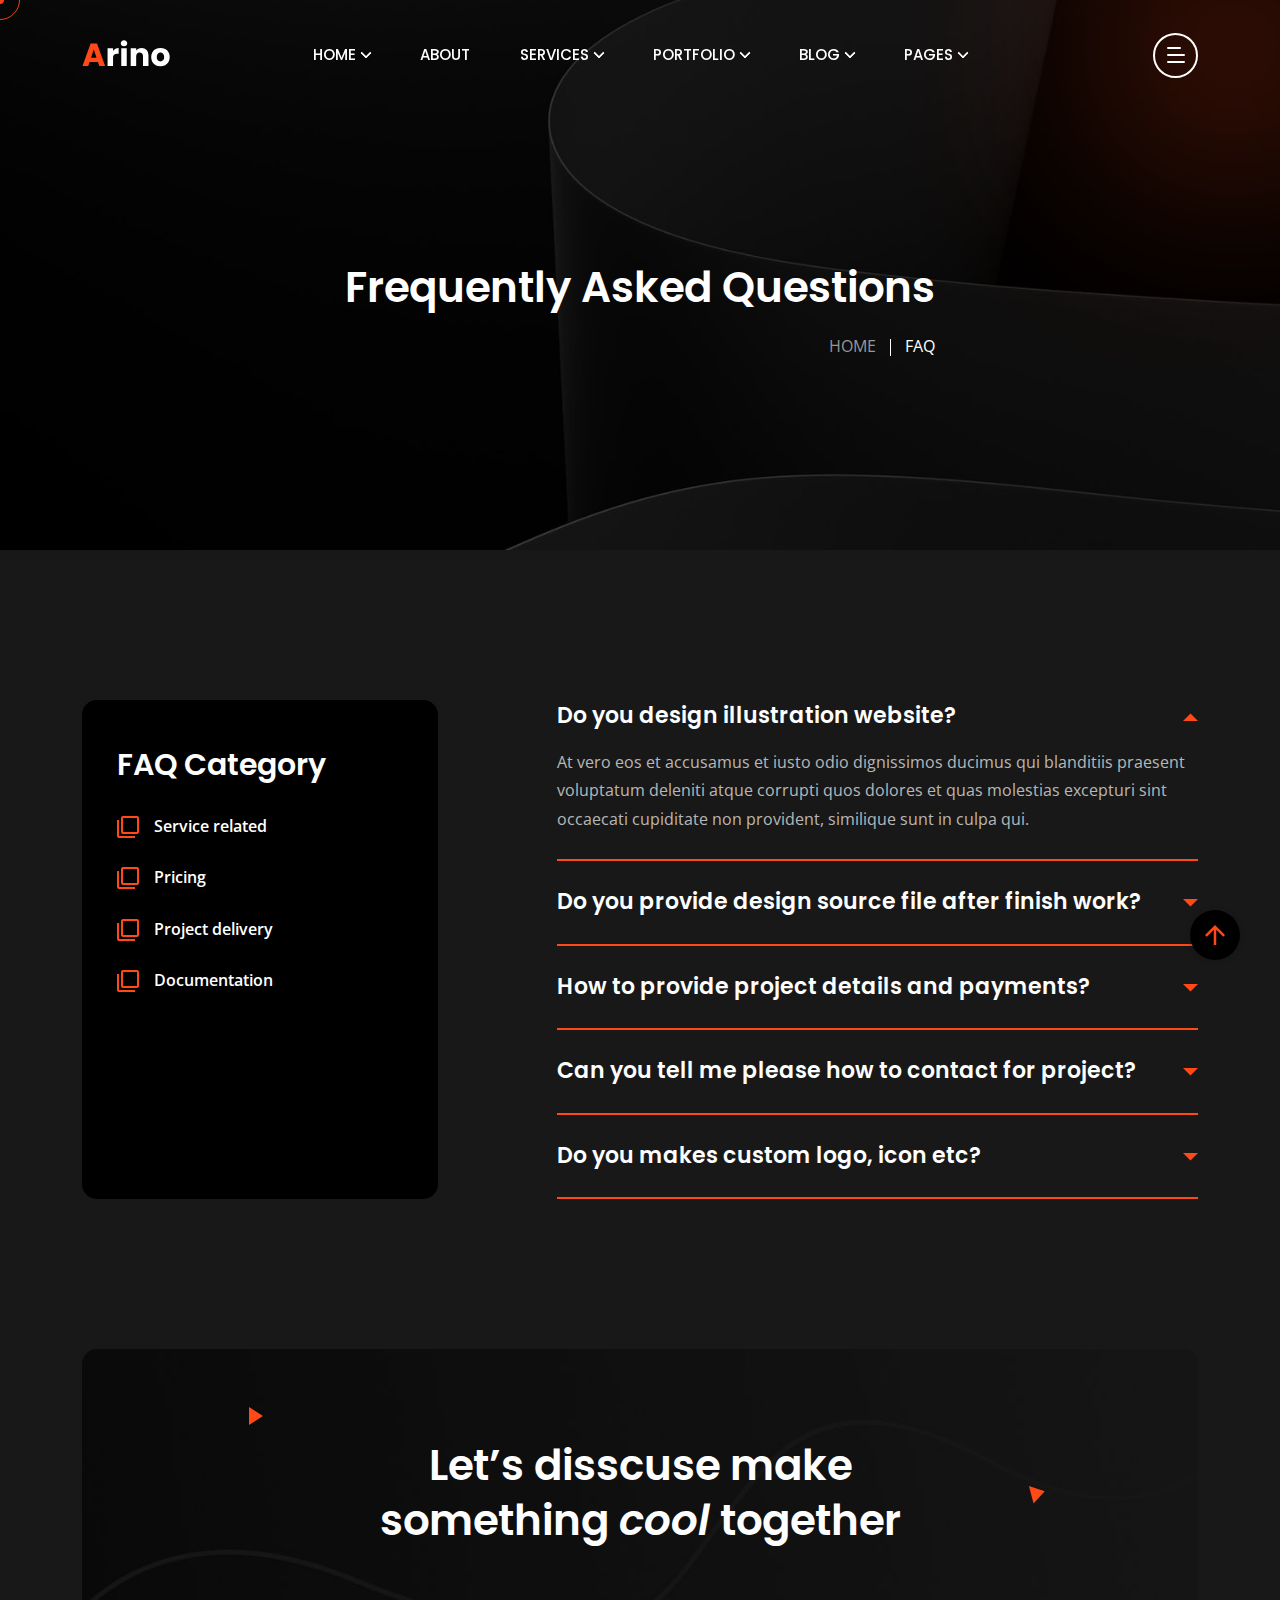
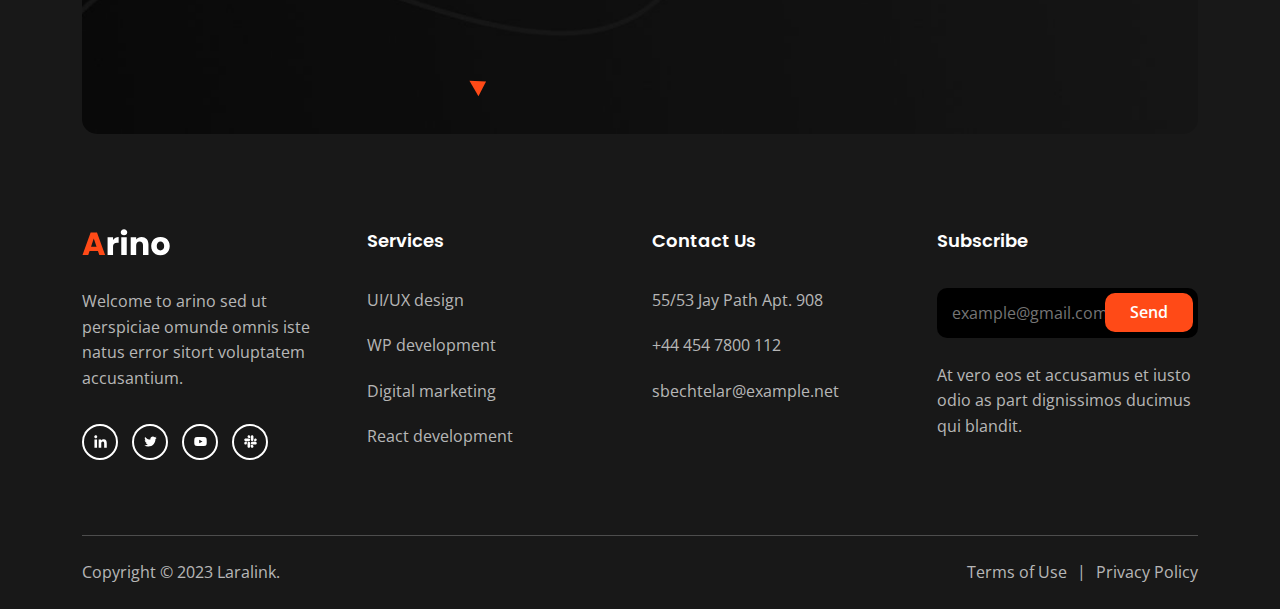
<file: Arino - Template/faq.html>
<!DOCTYPE html>
<html class="no-js" lang="en">

<head>
  <!-- Meta Tags -->
  <meta charset="utf-8">
  <meta http-equiv="x-ua-compatible" content="ie=edge">
  <meta name="viewport" content="width=device-width, initial-scale=1">
  <meta name="author" content="Laralink">
  <!-- Favicon Icon -->
  <link rel="icon" href="assets/img/favicon.png">
  <!-- Site Title -->
  <title>Arino - Creative Agency Template</title>
  <link rel="stylesheet" href="assets/css/plugins/bootstrap.min.css">
  <link rel="stylesheet" href="assets/css/plugins/lightgallery.min.css">
  <link rel="stylesheet" href="assets/css/plugins/slick.css">
  <link rel="stylesheet" href="assets/css/plugins/lightgallery.min.css">
  <link rel="stylesheet" href="assets/css/plugins/animate.css">
  <link rel="stylesheet" href="assets/css/style.css">
</head>

<body>
  <div class="cs-preloader cs-center">
    <div class="cs-preloader_in"></div>
  </div>
  <!-- Start Header Section -->
  <header class="cs-site_header cs-style1 text-uppercase cs-sticky_header">
    <div class="cs-main_header">
      <div class="container">
        <div class="cs-main_header_in">
          <div class="cs-main_header_left">
            <a class="cs-site_branding" href="index.html">
              <img src="assets/img/logo.svg" alt="Logo">
            </a>
          </div>
          <div class="cs-main_header_center">
            <div class="cs-nav cs-primary_font cs-medium">
              <ul class="cs-nav_list">
                <li class="menu-item-has-children cs-mega_menu">
                  <a href="index.html">Home</a>
                  <ul class="cs-mega_wrapper">
                    <li>
                      <ul>
                        <li>
                          <a href="index.html" class="cs-nav_list_img">
                            <img src="assets/img/demo/main-home.jpeg" alt="" />
                          </a>
                          <a href="index.html">Main Home</a>
                        </li>
                        <li>
                          <a href="showcase-portfolio.html" class="cs-nav_list_img">
                            <img src="assets/img/demo/showcase.jpeg" alt="" />
                          </a>
                          <a href="showcase-portfolio.html">Showcase Portfolio</a>
                        </li>
                      </ul>
                    </li>
                    <li>
                      <ul>
                        <li>
                          <a href="photography-agency.html" class="cs-nav_list_img">
                            <img src="assets/img/demo/photography-agency.jpeg" alt="" />
                          </a>
                          <a href="photography-agency.html">Photography Agency</a>
                        </li>
                        <li>
                          <a href="case-study-showcase.html" class="cs-nav_list_img">
                            <img src="assets/img/demo/case_study_showcase.jpeg" alt="" />
                          </a>
                          <a href="case-study-showcase.html">Case Study Showcase</a>
                        </li>
                      </ul>
                    </li>
                    <li>
                      <ul>
                        <li>
                          <a href="creative-portfolio.html" class="cs-nav_list_img">
                            <img src="assets/img/demo/portfolio.jpeg" alt="" />
                          </a>
                          <a href="creative-portfolio.html">Creative Portfolio</a>
                        </li>
                      </ul>
                    </li>
                    <li>
                      <ul>
                        <li>
                          <a href="digital-agency.html" class="cs-nav_list_img">
                            <img src="assets/img/demo/digital-agency.jpeg" alt="" />
                          </a>
                          <a href="digital-agency.html">Digital Agency</a>
                        </li>
                      </ul>
                    </li>
                    <li>
                      <ul>
                        <li>
                          <a href="marketing-agency.html" class="cs-nav_list_img">
                            <img src="assets/img/demo/marketing.jpeg" alt="" />
                          </a>
                          <a href="marketing-agency.html">Marketing Agency</a>
                        </li>
                      </ul>
                    </li>
                    <li>
                      <ul>
                        <li>
                          <a href="freelancer-agency.html" class="cs-nav_list_img">
                            <img src="assets/img/demo/freelancer-agency.jpeg" alt="" />
                            <span class="cs-header_badge">New</span>
                          </a>
                          <a href="freelancer-agency.html">Freelancing Agency</a>
                        </li>
                      </ul>
                    </li>
                    <li>
                      <ul>
                        <li>
                          <a href="https://arino-html-rtl.vercel.app" target="_blank" class="cs-nav_list_img">
                            <img src="assets/img/demo/rtl.jpeg" alt="" />
                            <span class="cs-header_badge">New</span>
                          </a>
                          <a href="https://arino-html-rtl.vercel.app" target="_blank">RTL Demo</a>
                        </li>
                      </ul>
                    </li>
                  </ul>
                </li>
                <li><a href="about.html">About</a></li>
                <li class="menu-item-has-children"><a href="service.html">Services</a>
                  <ul>
                    <li><a href="service.html">Services</a></li>
                    <li><a href="service-details.html">Service Details</a></li>
                  </ul>
                </li>
                <li class="menu-item-has-children"><a href="portfolio.html">Portfolio</a>
                  <ul>
                    <li><a href="portfolio.html">Portfolio</a></li>
                    <li><a href="portfolio-details.html">Portfolio Details</a></li>
                  </ul>
                </li>
                <li class="menu-item-has-children"><a href="blog.html">Blog</a>
                  <ul>
                    <li><a href="blog.html">Blog</a></li>
                    <li><a href="blog-details.html">Blog Details</a></li>
                  </ul>
                </li>
                <li class="menu-item-has-children"><a href="#">Pages</a>
                  <ul>
                    <li><a href="contact.html">Contact</a></li>
                    <li><a href="team.html">Team</a></li>
                    <li><a href="team-details.html">Team Details</a></li>
                    <li><a href="case-study.html">Case Study Details</a></li>
                    <li><a href="faq.html">FAQ</a></li>
                  </ul>
                </li>
              </ul>
            </div>
          </div>
          <div class="cs-main_header_right">
            <div class="cs-toolbox">
              <span class="cs-icon_btn">
                <span class="cs-icon_btn_in">
                  <span></span>
                  <span></span>
                  <span></span>
                  <span></span>
                </span>
              </span>
            </div>
          </div>
        </div>
      </div>
    </div>
  </header>
  <div class="cs-side_header">
    <button class="cs-close"></button>
    <div class="cs-side_header_overlay"></div>
    <div class="cs-side_header_in">
      <div class="cs-side_header_shape"></div>
      <a class="cs-site_branding" href="index.html">
        <img src="assets/img/footer_logo.svg" alt="Logo">
      </a>
      <div class="cs-side_header_box">
        <h2 class="cs-side_header_heading">Do you have a project in your  <br> mind? Keep connect us.</h2>
      </div>
      <div class="cs-side_header_box">
        <h3 class="cs-side_header_title cs-primary_color">Contact Us</h3>
        <ul class="cs-contact_info cs-style1 cs-mp0">
          <li>
            <svg width="18" height="18" viewBox="0 0 18 18" fill="none" xmlns="http://www.w3.org/2000/svg">
              <path d="M17 12.5C15.75 12.5 14.55 12.3 13.43 11.93C13.08 11.82 12.69 11.9 12.41 12.17L10.21 14.37C7.38 12.93 5.06 10.62 3.62 7.79L5.82 5.58C6.1 5.31 6.18 4.92 6.07 4.57C5.7 3.45 5.5 2.25 5.5 1C5.5 0.45 5.05 0 4.5 0H1C0.45 0 0 0.45 0 1C0 10.39 7.61 18 17 18C17.55 18 18 17.55 18 17V13.5C18 12.95 17.55 12.5 17 12.5ZM9 0V10L12 7H18V0H9Z" fill="#FF4A17"/>
            </svg>
            <span>+44 454 7800 112</span>
          </li>
          <li>
            <svg width="20" height="18" viewBox="0 0 20 18" fill="none" xmlns="http://www.w3.org/2000/svg">
              <path d="M20 6.98V16C20 17.1 19.1 18 18 18H2C0.9 18 0 17.1 0 16V4C0 2.9 0.9 2 2 2H12.1C12.04 2.32 12 2.66 12 3C12 4.48 12.65 5.79 13.67 6.71L10 9L2 4V6L10 11L15.3 7.68C15.84 7.88 16.4 8 17 8C18.13 8 19.16 7.61 20 6.98ZM14 3C14 4.66 15.34 6 17 6C18.66 6 20 4.66 20 3C20 1.34 18.66 0 17 0C15.34 0 14 1.34 14 3Z" fill="#FF4A17"/>
            </svg>              
            <span>infotech@arino.com</span>
          </li>
          <li>
            <svg width="14" height="20" viewBox="0 0 14 20" fill="none" xmlns="http://www.w3.org/2000/svg">
              <path d="M7 0C3.13 0 0 3.13 0 7C0 12.25 7 20 7 20C7 20 14 12.25 14 7C14 3.13 10.87 0 7 0ZM7 9.5C5.62 9.5 4.5 8.38 4.5 7C4.5 5.62 5.62 4.5 7 4.5C8.38 4.5 9.5 5.62 9.5 7C9.5 8.38 8.38 9.5 7 9.5Z" fill="#FF4A17"/>
            </svg>              
            <span>50 Wall Street Suite, 44150 <br>Ohio, United States</span>
          </li>
        </ul>
      </div>
      <div class="cs-side_header_box">
        <h3 class="cs-side_header_title cs-primary_color">Subscribe</h3>
        <div class="cs-newsletter cs-style1">
          <form action="#" class="cs-newsletter_form">
            <input type="email" class="cs-newsletter_input" placeholder="example@gmail.com">
            <button class="cs-newsletter_btn"><span>Send</span></button>
          </form>
          <div class="cs-newsletter_text">At vero eos et accusamus et iusto odio as part dignissimos ducimus qui blandit.</div>
        </div>
      </div>
      <div class="cs-side_header_box">
        <div class="cs-social_btns cs-style1">
          <a href="#" class="cs-center">
            <svg width="15" height="15" viewBox="0 0 15 15" fill="none" xmlns="http://www.w3.org/2000/svg">
              <path d="M4.04799 13.7497H1.45647V5.4043H4.04799V13.7497ZM2.75084 4.2659C1.92215 4.2659 1.25 3.57952 1.25 2.75084C1.25 2.35279 1.40812 1.97105 1.68958 1.68958C1.97105 1.40812 2.35279 1.25 2.75084 1.25C3.14888 1.25 3.53063 1.40812 3.81209 1.68958C4.09355 1.97105 4.25167 2.35279 4.25167 2.75084C4.25167 3.57952 3.57924 4.2659 2.75084 4.2659ZM13.7472 13.7497H11.1613V9.68722C11.1613 8.71903 11.1417 7.4774 9.81389 7.4774C8.46652 7.4774 8.26004 8.5293 8.26004 9.61747V13.7497H5.67132V5.4043H8.15681V6.54269H8.19308C8.53906 5.887 9.38421 5.19503 10.6451 5.19503C13.2679 5.19503 13.75 6.92215 13.75 9.16546V13.7497H13.7472Z" fill="white"></path>
            </svg> 
          </a>
          <a href="#" class="cs-center">
            <svg width="13" height="11" viewBox="0 0 13 11" fill="none" xmlns="http://www.w3.org/2000/svg">
              <path d="M11.4651 2.95396C11.4731 3.065 11.4731 3.17606 11.4731 3.2871C11.4731 6.67383 8.89535 10.5761 4.18402 10.5761C2.73255 10.5761 1.38421 10.1557 0.25 9.42608C0.456226 9.44986 0.654494 9.4578 0.868655 9.4578C2.06629 9.4578 3.16879 9.0533 4.04918 8.36326C2.92291 8.33946 1.97906 7.60183 1.65386 6.5866C1.81251 6.61038 1.97112 6.62624 2.1377 6.62624C2.36771 6.62624 2.59774 6.59451 2.81188 6.53901C1.63802 6.30105 0.757595 5.26996 0.757595 4.02472V3.99301C1.09864 4.18336 1.49524 4.30233 1.91558 4.31818C1.22554 3.85814 0.773464 3.07294 0.773464 2.1846C0.773464 1.70872 0.900344 1.27249 1.12244 0.891774C2.38355 2.44635 4.27919 3.46156 6.40481 3.57262C6.36516 3.38226 6.34136 3.184 6.34136 2.9857C6.34136 1.57388 7.4835 0.423828 8.90323 0.423828C9.64086 0.423828 10.3071 0.733156 10.7751 1.23284C11.354 1.1218 11.9093 0.907643 12.401 0.614185C12.2106 1.20906 11.8061 1.70875 11.2748 2.02598C11.7903 1.97049 12.29 1.82769 12.75 1.62942C12.4011 2.13702 11.9648 2.5891 11.4651 2.95396V2.95396Z" fill="white"></path>
            </svg>                    
          </a>
          <a href="#" class="cs-center">
            <svg width="13" height="9" viewBox="0 0 13 9" fill="none" xmlns="http://www.w3.org/2000/svg">
              <path d="M12.4888 1.48066C12.345 0.939353 11.9215 0.513038 11.3837 0.368362C10.4089 0.105469 6.5 0.105469 6.5 0.105469C6.5 0.105469 2.59116 0.105469 1.61633 0.368362C1.07853 0.513061 0.65496 0.939353 0.5112 1.48066C0.25 2.4618 0.25 4.50887 0.25 4.50887C0.25 4.50887 0.25 6.55595 0.5112 7.53709C0.65496 8.0784 1.07853 8.48695 1.61633 8.63163C2.59116 8.89452 6.5 8.89452 6.5 8.89452C6.5 8.89452 10.4088 8.89452 11.3837 8.63163C11.9215 8.48695 12.345 8.0784 12.4888 7.53709C12.75 6.55595 12.75 4.50887 12.75 4.50887C12.75 4.50887 12.75 2.4618 12.4888 1.48066V1.48066ZM5.22158 6.36746V2.65029L8.48861 4.50892L5.22158 6.36746V6.36746Z" fill="white"></path>
            </svg>                    
          </a>
          <a href="#" class="cs-center">
            <svg width="13" height="13" viewBox="0 0 13 13" fill="none" xmlns="http://www.w3.org/2000/svg">
              <path d="M2.87612 8.149C2.87612 8.87165 2.28571 9.46205 1.56306 9.46205C0.840402 9.46205 0.25 8.87165 0.25 8.149C0.25 7.42634 0.840402 6.83594 1.56306 6.83594H2.87612V8.149ZM3.53795 8.149C3.53795 7.42634 4.12835 6.83594 4.851 6.83594C5.57366 6.83594 6.16406 7.42634 6.16406 8.149V11.4369C6.16406 12.1596 5.57366 12.75 4.851 12.75C4.12835 12.75 3.53795 12.1596 3.53795 11.4369V8.149ZM4.851 2.87612C4.12835 2.87612 3.53795 2.28571 3.53795 1.56306C3.53795 0.840402 4.12835 0.25 4.851 0.25C5.57366 0.25 6.16406 0.840402 6.16406 1.56306V2.87612H4.851V2.87612ZM4.851 3.53795C5.57366 3.53795 6.16406 4.12835 6.16406 4.851C6.16406 5.57366 5.57366 6.16406 4.851 6.16406H1.56306C0.840402 6.16406 0.25 5.57366 0.25 4.851C0.25 4.12835 0.840402 3.53795 1.56306 3.53795H4.851V3.53795ZM10.1239 4.851C10.1239 4.12835 10.7143 3.53795 11.4369 3.53795C12.1596 3.53795 12.75 4.12835 12.75 4.851C12.75 5.57366 12.1596 6.16406 11.4369 6.16406H10.1239V4.851V4.851ZM9.46205 4.851C9.46205 5.57366 8.87165 6.16406 8.149 6.16406C7.42634 6.16406 6.83594 5.57366 6.83594 4.851V1.56306C6.83594 0.840402 7.42634 0.25 8.149 0.25C8.87165 0.25 9.46205 0.840402 9.46205 1.56306V4.851V4.851ZM8.149 10.1239C8.87165 10.1239 9.46205 10.7143 9.46205 11.4369C9.46205 12.1596 8.87165 12.75 8.149 12.75C7.42634 12.75 6.83594 12.1596 6.83594 11.4369V10.1239H8.149ZM8.149 9.46205C7.42634 9.46205 6.83594 8.87165 6.83594 8.149C6.83594 7.42634 7.42634 6.83594 8.149 6.83594H11.4369C12.1596 6.83594 12.75 7.42634 12.75 8.149C12.75 8.87165 12.1596 9.46205 11.4369 9.46205H8.149Z" fill="white"></path>
            </svg>                    
          </a>
        </div>
      </div>
    </div>
  </div>
  <!-- End Header Section -->
  
  <!-- Start Hero -->
  <div class="cs-page_heading cs-style1 cs-center text-center cs-bg" data-src="assets/img/contact_hero_bg.jpeg">
    <div class="container">
      <div class="cs-page_heading_in">
        <h1 class="cs-page_title cs-font_50 cs-white_color">Frequently Asked Questions</h1>
        <ol class="breadcrumb text-uppercase">
          <li class="breadcrumb-item"><a href="index.html">Home</a></li>
          <li class="breadcrumb-item active">Faq</li>
        </ol>
      </div>
    </div>
  </div>
  <!-- End Hero -->
  <div class="cs-height_150 cs-height_lg_80"></div>
  <div class="container">
    <div class="row">
      <div class="col-lg-4">
        <div class="cs-faq_nav cs-radius_15">
          <h2 class="cs-faq_nav_title cs-m0">FAQ Category</h2>
          <div class="cs-height_30 cs-height_lg_30"></div>
          <ul class="cs-list cs-style1 cs-mp0">
            <li>
              <a href="faq.html" class="cs-text_btn cs-type2">
                <svg width="22" height="22" viewBox="0 0 22 22" fill="none" xmlns="http://www.w3.org/2000/svg">
                  <path d="M2 4H0V20C0 21.1 0.9 22 2 22H18V20H2V4ZM20 0H6C4.9 0 4 0.9 4 2V16C4 17.1 4.9 18 6 18H20C21.1 18 22 17.1 22 16V2C22 0.9 21.1 0 20 0ZM20 16H6V2H20V16Z" fill="#FF4A17"/>
                </svg>
                <span>Service related</span>              
              </a>
            </li>
            <li>
              <a href="faq.html" class="cs-text_btn cs-type2">
                <svg width="22" height="22" viewBox="0 0 22 22" fill="none" xmlns="http://www.w3.org/2000/svg">
                  <path d="M2 4H0V20C0 21.1 0.9 22 2 22H18V20H2V4ZM20 0H6C4.9 0 4 0.9 4 2V16C4 17.1 4.9 18 6 18H20C21.1 18 22 17.1 22 16V2C22 0.9 21.1 0 20 0ZM20 16H6V2H20V16Z" fill="#FF4A17"/>
                </svg>
                <span>Pricing</span>              
              </a>
            </li>
            <li>
              <a href="faq.html" class="cs-text_btn cs-type2">
                <svg width="22" height="22" viewBox="0 0 22 22" fill="none" xmlns="http://www.w3.org/2000/svg">
                  <path d="M2 4H0V20C0 21.1 0.9 22 2 22H18V20H2V4ZM20 0H6C4.9 0 4 0.9 4 2V16C4 17.1 4.9 18 6 18H20C21.1 18 22 17.1 22 16V2C22 0.9 21.1 0 20 0ZM20 16H6V2H20V16Z" fill="#FF4A17"/>
                </svg>
                <span>Project delivery</span>              
              </a>
            </li>
            <li>
              <a href="faq.html" class="cs-text_btn cs-type2">
                <svg width="22" height="22" viewBox="0 0 22 22" fill="none" xmlns="http://www.w3.org/2000/svg">
                  <path d="M2 4H0V20C0 21.1 0.9 22 2 22H18V20H2V4ZM20 0H6C4.9 0 4 0.9 4 2V16C4 17.1 4.9 18 6 18H20C21.1 18 22 17.1 22 16V2C22 0.9 21.1 0 20 0ZM20 16H6V2H20V16Z" fill="#FF4A17"/>
                </svg>
                <span>Documentation</span>              
              </a>
            </li>
          </ul>
        </div>
      </div>
      <div class="col-lg-7 offset-lg-1">
        <div class="cs-height_0 cs-height_lg_40"></div>
        <div class="cs-accordians cs-style1">
          <div class="cs-accordian active">
            <div class="cs-accordian_head">
              <h2 class="cs-accordian_title">Do you design illustration website?</h2>
              <span class="cs-accordian_toggle cs-accent_color">
                <svg width="15" height="8" viewBox="0 0 15 8" fill="none" xmlns="http://www.w3.org/2000/svg">
                  <path d="M0 0L7.5 7.5L15 0H0Z" fill="currentColor"/>
                </svg>                    
              </span>
            </div>
            <div class="cs-accordian_body">
              <p>At vero eos et accusamus et iusto odio dignissimos ducimus qui blanditiis praesent voluptatum deleniti atque corrupti quos dolores et quas molestias excepturi sint occaecati cupiditate non provident, similique sunt in culpa qui.</p>
            </div>
          </div><!-- .cs-accordian -->
          <div class="cs-accordian">
            <div class="cs-accordian_head">
              <h2 class="cs-accordian_title">Do you provide design source file after finish work?</h2>
              <span class="cs-accordian_toggle cs-accent_color">
                <svg width="15" height="8" viewBox="0 0 15 8" fill="none" xmlns="http://www.w3.org/2000/svg">
                  <path d="M0 0L7.5 7.5L15 0H0Z" fill="currentColor"/>
                </svg>                    
              </span>
            </div>
            <div class="cs-accordian_body">
              <p>At vero eos et accusamus et iusto odio dignissimos ducimus qui blanditiis praesent voluptatum deleniti atque corrupti quos dolores et quas molestias excepturi sint occaecati cupiditate non provident, similique sunt in culpa qui.</p>
            </div>
          </div><!-- .cs-accordian -->
          <div class="cs-accordian">
            <div class="cs-accordian_head">
              <h2 class="cs-accordian_title">How to provide project details and payments?</h2>
              <span class="cs-accordian_toggle cs-accent_color">
                <svg width="15" height="8" viewBox="0 0 15 8" fill="none" xmlns="http://www.w3.org/2000/svg">
                  <path d="M0 0L7.5 7.5L15 0H0Z" fill="currentColor"/>
                </svg>                    
              </span>
            </div>
            <div class="cs-accordian_body">
              <p>At vero eos et accusamus et iusto odio dignissimos ducimus qui blanditiis praesent voluptatum deleniti atque corrupti quos dolores et quas molestias excepturi sint occaecati cupiditate non provident, similique sunt in culpa qui.</p>
            </div>
          </div><!-- .cs-accordian -->
          <div class="cs-accordian">
            <div class="cs-accordian_head">
              <h2 class="cs-accordian_title">Can you tell me please how to contact for project?</h2>
              <span class="cs-accordian_toggle cs-accent_color">
                <svg width="15" height="8" viewBox="0 0 15 8" fill="none" xmlns="http://www.w3.org/2000/svg">
                  <path d="M0 0L7.5 7.5L15 0H0Z" fill="currentColor"/>
                </svg>                    
              </span>
            </div>
            <div class="cs-accordian_body">
              <p>At vero eos et accusamus et iusto odio dignissimos ducimus qui blanditiis praesent voluptatum deleniti atque corrupti quos dolores et quas molestias excepturi sint occaecati cupiditate non provident, similique sunt in culpa qui.</p>
            </div>
          </div><!-- .cs-accordian -->
          <div class="cs-accordian">
            <div class="cs-accordian_head">
              <h2 class="cs-accordian_title">Do you makes custom logo, icon etc?</h2>
              <span class="cs-accordian_toggle cs-accent_color">
                <svg width="15" height="8" viewBox="0 0 15 8" fill="none" xmlns="http://www.w3.org/2000/svg">
                  <path d="M0 0L7.5 7.5L15 0H0Z" fill="currentColor"/>
                </svg>                    
              </span>
            </div>
            <div class="cs-accordian_body">
              <p>At vero eos et accusamus et iusto odio dignissimos ducimus qui blanditiis praesent voluptatum deleniti atque corrupti quos dolores et quas molestias excepturi sint occaecati cupiditate non provident, similique sunt in culpa qui.</p>
            </div>
          </div><!-- .cs-accordian -->
        </div><!-- .cs-accordians -->
      </div>
    </div>
  </div>
  <div class="cs-height_150 cs-height_lg_80"></div>
   <!-- Start CTA -->
   <section>
    <div class="container">
      <div class="cs-cta cs-style1 cs-bg text-center cs-shape_wrap_1 cs-position_1" data-src="assets/img/cta_bg.jpeg" >
        <div class="cs-shape_1"></div>
        <div class="cs-shape_1"></div>
        <div class="cs-shape_1"></div>
        <div class="cs-cta_in">
          <h2 class="cs-cta_title cs-semi_bold cs-m0">Let’s disscuse make <br>something <i>cool</i> together</h2>
          <div class="cs-height_70 cs-height_lg_30"></div>
          <a href="contact.html" class="cs-text_btn wow fadeInUp" data-wow-duration="0.8s" data-wow-delay="0.2s">
            <span>Apply For Meeting</span>
            <svg width="26" height="12" viewBox="0 0 26 12" fill="none" xmlns="http://www.w3.org/2000/svg">
              <path d="M25.5307 6.53033C25.8236 6.23744 25.8236 5.76256 25.5307 5.46967L20.7577 0.696699C20.4648 0.403806 19.99 0.403806 19.6971 0.696699C19.4042 0.989593 19.4042 1.46447 19.6971 1.75736L23.9397 6L19.6971 10.2426C19.4042 10.5355 19.4042 11.0104 19.6971 11.3033C19.99 11.5962 20.4648 11.5962 20.7577 11.3033L25.5307 6.53033ZM0.000366211 6.75H25.0004V5.25H0.000366211V6.75Z" fill="currentColor"/>
            </svg>            
          </a>
        </div>
      </div>
    </div>
  </section>
  <!-- End CTA -->
  <!-- Start Footer -->
  <footer class="cs-fooer">
    <div class="cs-fooer_main">
      <div class="container">
        <div class="row">
          <div class="col-lg-3 col-sm-6">
            <div class="cs-footer_item">
              <div class="cs-text_widget">
                <img src="assets/img/footer_logo.svg" alt="">
                <p>Welcome to arino sed ut perspiciae omunde omnis iste natus error sitort voluptatem accusantium.</p>
              </div>
              <div class="cs-social_btns cs-style1">
                <a href="#" class="cs-center">
                  <svg width="15" height="15" viewBox="0 0 15 15" fill="none" xmlns="http://www.w3.org/2000/svg">
                    <path d="M4.04799 13.7497H1.45647V5.4043H4.04799V13.7497ZM2.75084 4.2659C1.92215 4.2659 1.25 3.57952 1.25 2.75084C1.25 2.35279 1.40812 1.97105 1.68958 1.68958C1.97105 1.40812 2.35279 1.25 2.75084 1.25C3.14888 1.25 3.53063 1.40812 3.81209 1.68958C4.09355 1.97105 4.25167 2.35279 4.25167 2.75084C4.25167 3.57952 3.57924 4.2659 2.75084 4.2659ZM13.7472 13.7497H11.1613V9.68722C11.1613 8.71903 11.1417 7.4774 9.81389 7.4774C8.46652 7.4774 8.26004 8.5293 8.26004 9.61747V13.7497H5.67132V5.4043H8.15681V6.54269H8.19308C8.53906 5.887 9.38421 5.19503 10.6451 5.19503C13.2679 5.19503 13.75 6.92215 13.75 9.16546V13.7497H13.7472Z" fill="white"/>
                  </svg> 
                </a>
                <a href="#" class="cs-center">
                  <svg width="13" height="11" viewBox="0 0 13 11" fill="none" xmlns="http://www.w3.org/2000/svg">
                    <path d="M11.4651 2.95396C11.4731 3.065 11.4731 3.17606 11.4731 3.2871C11.4731 6.67383 8.89535 10.5761 4.18402 10.5761C2.73255 10.5761 1.38421 10.1557 0.25 9.42608C0.456226 9.44986 0.654494 9.4578 0.868655 9.4578C2.06629 9.4578 3.16879 9.0533 4.04918 8.36326C2.92291 8.33946 1.97906 7.60183 1.65386 6.5866C1.81251 6.61038 1.97112 6.62624 2.1377 6.62624C2.36771 6.62624 2.59774 6.59451 2.81188 6.53901C1.63802 6.30105 0.757595 5.26996 0.757595 4.02472V3.99301C1.09864 4.18336 1.49524 4.30233 1.91558 4.31818C1.22554 3.85814 0.773464 3.07294 0.773464 2.1846C0.773464 1.70872 0.900344 1.27249 1.12244 0.891774C2.38355 2.44635 4.27919 3.46156 6.40481 3.57262C6.36516 3.38226 6.34136 3.184 6.34136 2.9857C6.34136 1.57388 7.4835 0.423828 8.90323 0.423828C9.64086 0.423828 10.3071 0.733156 10.7751 1.23284C11.354 1.1218 11.9093 0.907643 12.401 0.614185C12.2106 1.20906 11.8061 1.70875 11.2748 2.02598C11.7903 1.97049 12.29 1.82769 12.75 1.62942C12.4011 2.13702 11.9648 2.5891 11.4651 2.95396V2.95396Z" fill="white"/>
                  </svg>                    
                </a>
                <a href="#" class="cs-center">
                  <svg width="13" height="9" viewBox="0 0 13 9" fill="none" xmlns="http://www.w3.org/2000/svg">
                    <path d="M12.4888 1.48066C12.345 0.939353 11.9215 0.513038 11.3837 0.368362C10.4089 0.105469 6.5 0.105469 6.5 0.105469C6.5 0.105469 2.59116 0.105469 1.61633 0.368362C1.07853 0.513061 0.65496 0.939353 0.5112 1.48066C0.25 2.4618 0.25 4.50887 0.25 4.50887C0.25 4.50887 0.25 6.55595 0.5112 7.53709C0.65496 8.0784 1.07853 8.48695 1.61633 8.63163C2.59116 8.89452 6.5 8.89452 6.5 8.89452C6.5 8.89452 10.4088 8.89452 11.3837 8.63163C11.9215 8.48695 12.345 8.0784 12.4888 7.53709C12.75 6.55595 12.75 4.50887 12.75 4.50887C12.75 4.50887 12.75 2.4618 12.4888 1.48066V1.48066ZM5.22158 6.36746V2.65029L8.48861 4.50892L5.22158 6.36746V6.36746Z" fill="white"/>
                  </svg>                    
                </a>
                <a href="#" class="cs-center">
                  <svg width="13" height="13" viewBox="0 0 13 13" fill="none" xmlns="http://www.w3.org/2000/svg">
                    <path d="M2.87612 8.149C2.87612 8.87165 2.28571 9.46205 1.56306 9.46205C0.840402 9.46205 0.25 8.87165 0.25 8.149C0.25 7.42634 0.840402 6.83594 1.56306 6.83594H2.87612V8.149ZM3.53795 8.149C3.53795 7.42634 4.12835 6.83594 4.851 6.83594C5.57366 6.83594 6.16406 7.42634 6.16406 8.149V11.4369C6.16406 12.1596 5.57366 12.75 4.851 12.75C4.12835 12.75 3.53795 12.1596 3.53795 11.4369V8.149ZM4.851 2.87612C4.12835 2.87612 3.53795 2.28571 3.53795 1.56306C3.53795 0.840402 4.12835 0.25 4.851 0.25C5.57366 0.25 6.16406 0.840402 6.16406 1.56306V2.87612H4.851V2.87612ZM4.851 3.53795C5.57366 3.53795 6.16406 4.12835 6.16406 4.851C6.16406 5.57366 5.57366 6.16406 4.851 6.16406H1.56306C0.840402 6.16406 0.25 5.57366 0.25 4.851C0.25 4.12835 0.840402 3.53795 1.56306 3.53795H4.851V3.53795ZM10.1239 4.851C10.1239 4.12835 10.7143 3.53795 11.4369 3.53795C12.1596 3.53795 12.75 4.12835 12.75 4.851C12.75 5.57366 12.1596 6.16406 11.4369 6.16406H10.1239V4.851V4.851ZM9.46205 4.851C9.46205 5.57366 8.87165 6.16406 8.149 6.16406C7.42634 6.16406 6.83594 5.57366 6.83594 4.851V1.56306C6.83594 0.840402 7.42634 0.25 8.149 0.25C8.87165 0.25 9.46205 0.840402 9.46205 1.56306V4.851V4.851ZM8.149 10.1239C8.87165 10.1239 9.46205 10.7143 9.46205 11.4369C9.46205 12.1596 8.87165 12.75 8.149 12.75C7.42634 12.75 6.83594 12.1596 6.83594 11.4369V10.1239H8.149ZM8.149 9.46205C7.42634 9.46205 6.83594 8.87165 6.83594 8.149C6.83594 7.42634 7.42634 6.83594 8.149 6.83594H11.4369C12.1596 6.83594 12.75 7.42634 12.75 8.149C12.75 8.87165 12.1596 9.46205 11.4369 9.46205H8.149Z" fill="white"/>
                  </svg>                    
                </a>
              </div>
            </div>
          </div>
          <div class="col-lg-3 col-sm-6">
            <div class="cs-footer_item">
              <h2 class="cs-widget_title">Services</h2>
              <ul class="cs-menu_widget cs-mp0">
                <li><a href="service-details.html">UI/UX design</a></li>
                <li><a href="service-details.html">WP development</a></li>
                <li><a href="service-details.html">Digital marketing</a></li>
                <li><a href="service-details.html">React development</a></li>
              </ul>
            </div>
          </div>
          <div class="col-lg-3 col-sm-6">
            <div class="cs-footer_item">
              <h2 class="cs-widget_title">Contact Us</h2>
              <ul class="cs-menu_widget cs-mp0">
                <li>55/53 Jay Path Apt. 908</li>
                <li>+44 454 7800 112</li>
                <li>sbechtelar@example.net</li>
              </ul>
            </div>
          </div>
          <div class="col-lg-3 col-sm-6">
            <div class="cs-footer_item">
              <h2 class="cs-widget_title">Subscribe</h2>
              <div class="cs-newsletter cs-style1">
                <form action="#" class="cs-newsletter_form">
                  <input type="email" class="cs-newsletter_input" placeholder="example@gmail.com">
                  <button class="cs-newsletter_btn"><span>Send</span></button>
                </form>
                <div class="cs-newsletter_text">At vero eos et accusamus et iusto odio as part dignissimos ducimus qui blandit.</div>
              </div>
            </div>
          </div>
        </div>
      </div>
    </div>
    <div class="container">
      <div class="cs-bottom_footer">
        <div class="cs-bottom_footer_left">
          <div class="cs-copyright">Copyright © 2023 Laralink.</div>
        </div>
        <div class="cs-bottom_footer_right">
          <ul class="cs-footer_links cs-mp0">
            <li><a href="">Terms of Use</a></li>
            <li><a href="">Privacy Policy</a></li>
          </ul>
        </div>
      </div>
    </div>
  </footer>
  <!-- End Footer -->

  <span class="cs-scrollup">
    <svg width="20" height="20" viewBox="0 0 20 20" fill="none" xmlns="http://www.w3.org/2000/svg">
      <path d="M0 10L1.7625 11.7625L8.75 4.7875V20H11.25V4.7875L18.225 11.775L20 10L10 0L0 10Z" fill="currentColor"/>
    </svg>      
  </span>
  
  <!-- Start Video Popup -->
  <div class="cs-video_popup">
    <div class="cs-video_popup_overlay"></div>
    <div class="cs-video_popup_content">
      <div class="cs-video_popup_layer"></div>
      <div class="cs-video_popup_container">
        <div class="cs-video_popup_align">
          <div class="embed-responsive embed-responsive-16by9">
            <iframe class="embed-responsive-item" src="about:blank"></iframe>
          </div>
        </div>
        <div class="cs-video_popup_close"></div>
      </div>
    </div>
  </div>
  <!-- End Video Popup -->

  <!-- Script -->
  <script src="assets/js/plugins/jquery-3.6.0.min.js"></script>
  <script src="assets/js/plugins/isotope.pkg.min.js"></script>
  <script src="assets/js/plugins/jquery.slick.min.js"></script>
  <script src="assets/js/plugins/jquery.counter.min.js"></script>
  <script src="assets/js/plugins/lightgallery.min.js"></script>
  <script src="assets/js/plugins/wow.min.js"></script>
  <script src="assets/js/plugins/gsap.min.js"></script>
  <script src="assets/js/main.js"></script>
</body>
</html>
</file>
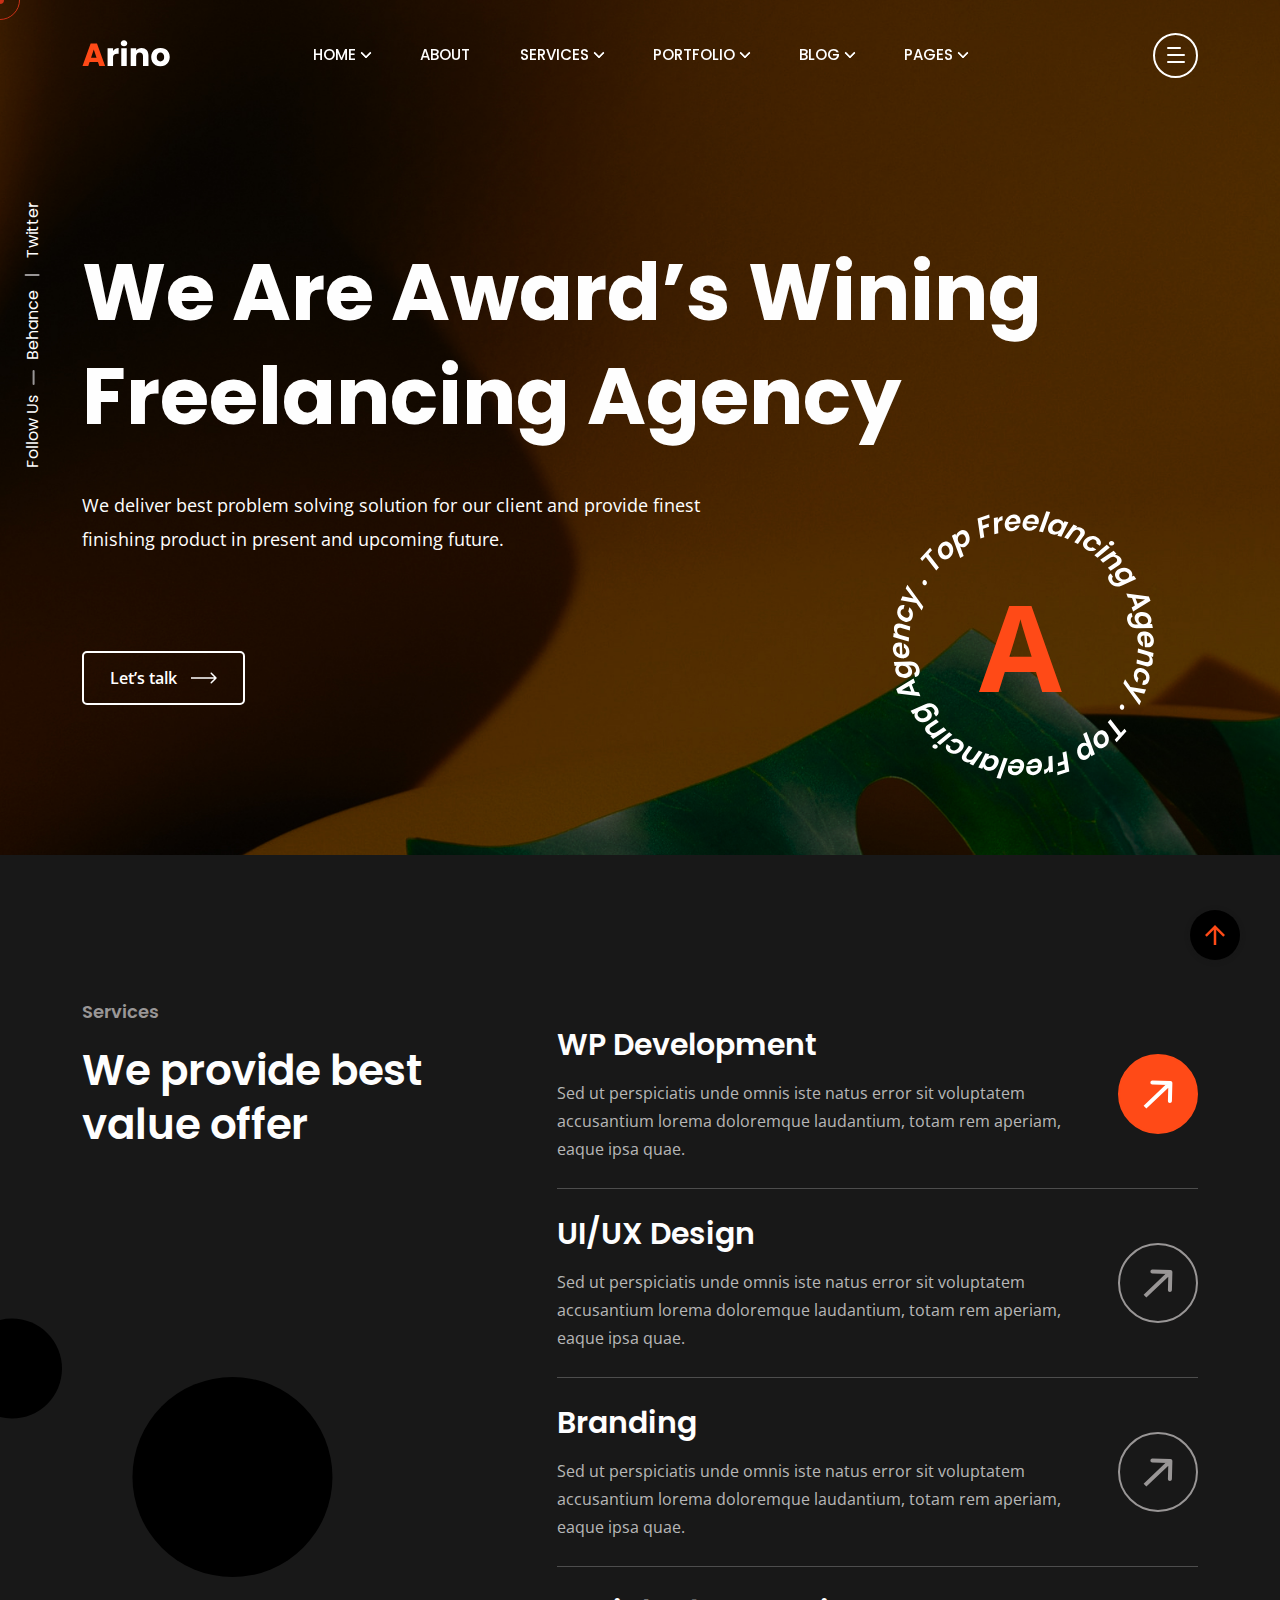
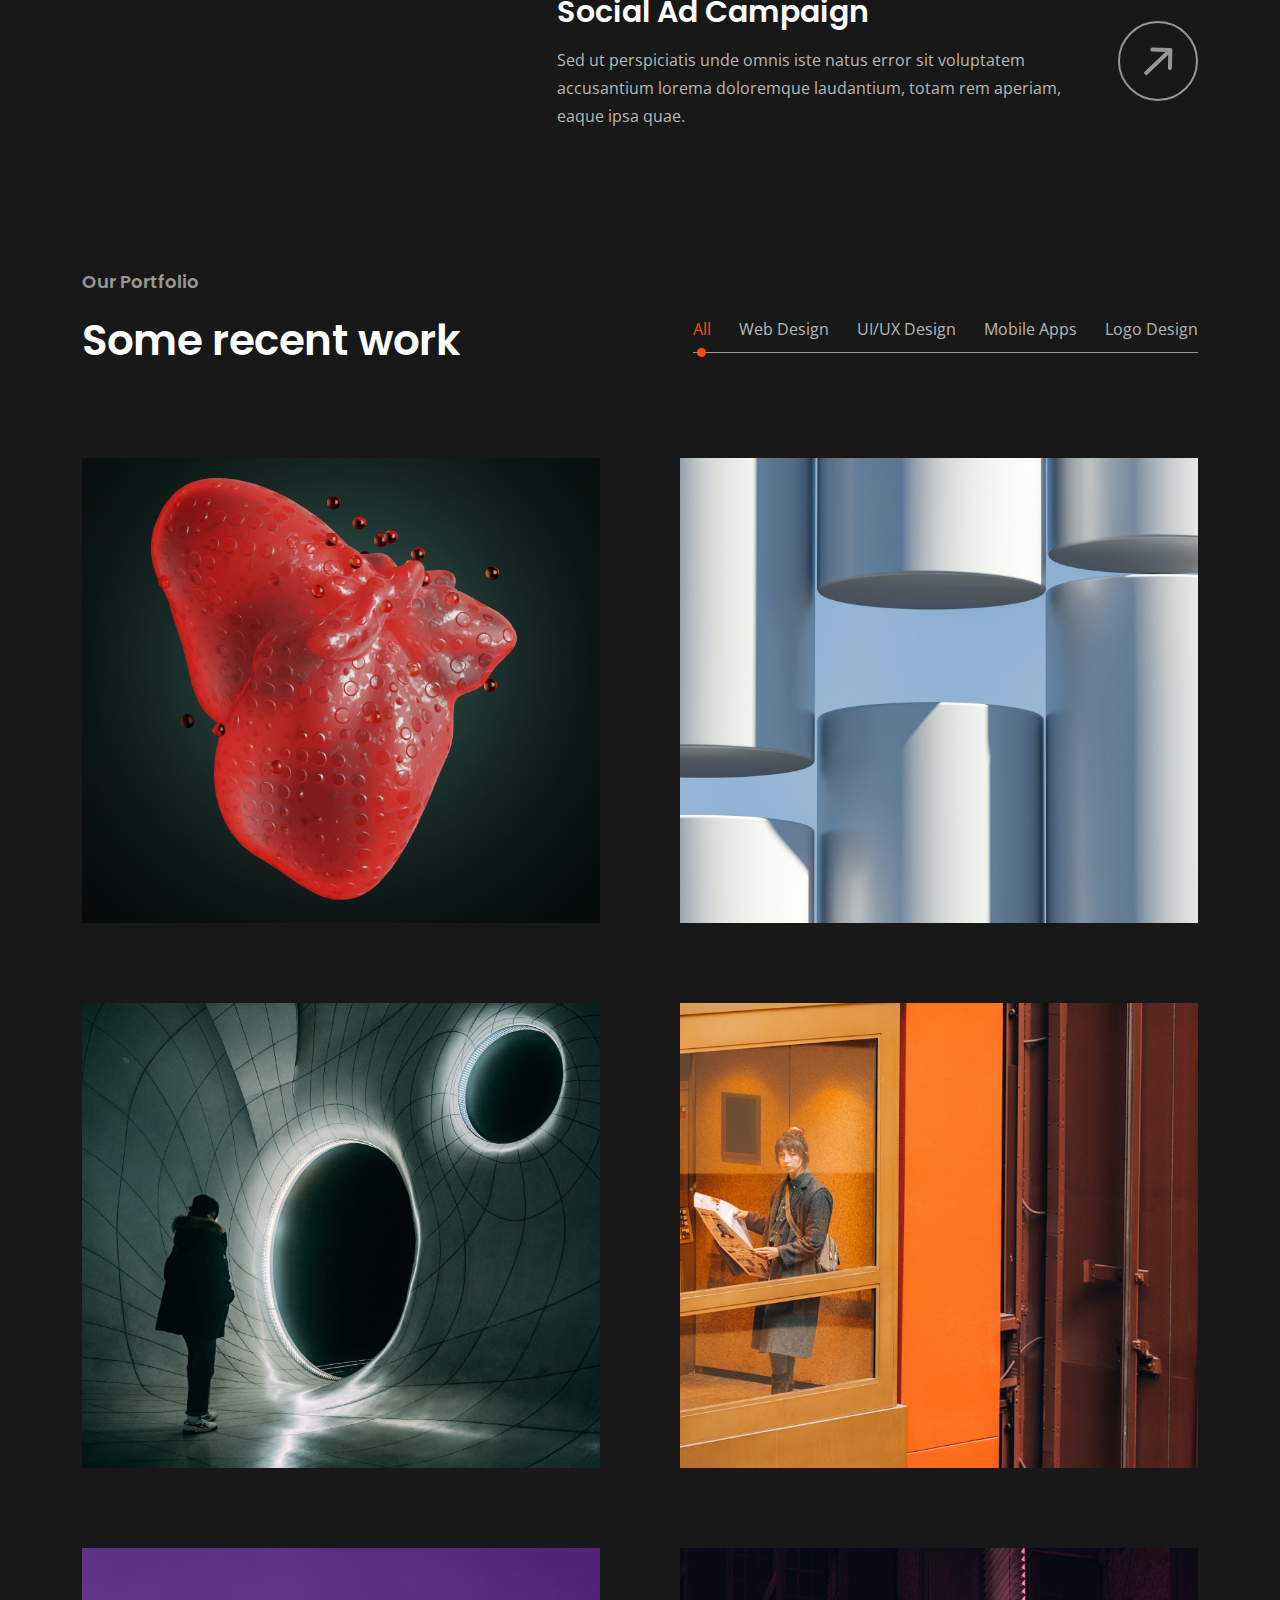
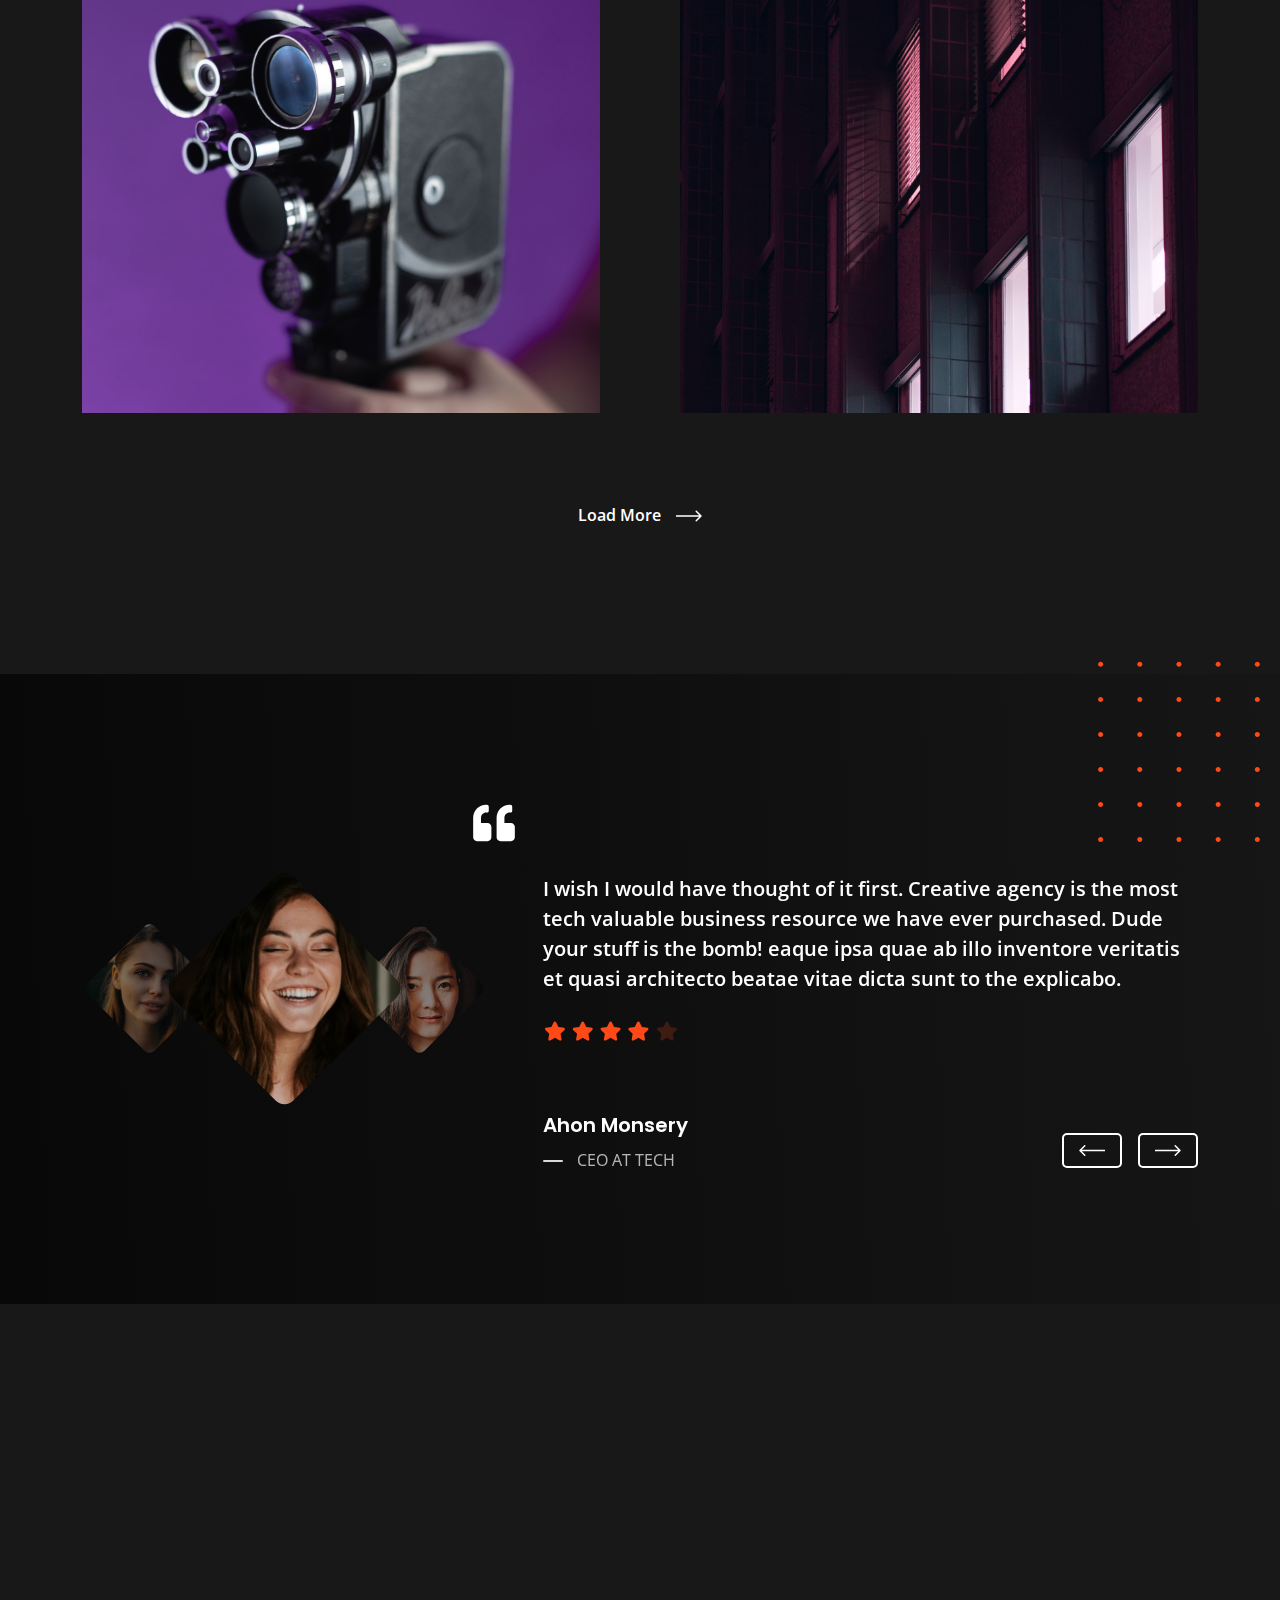
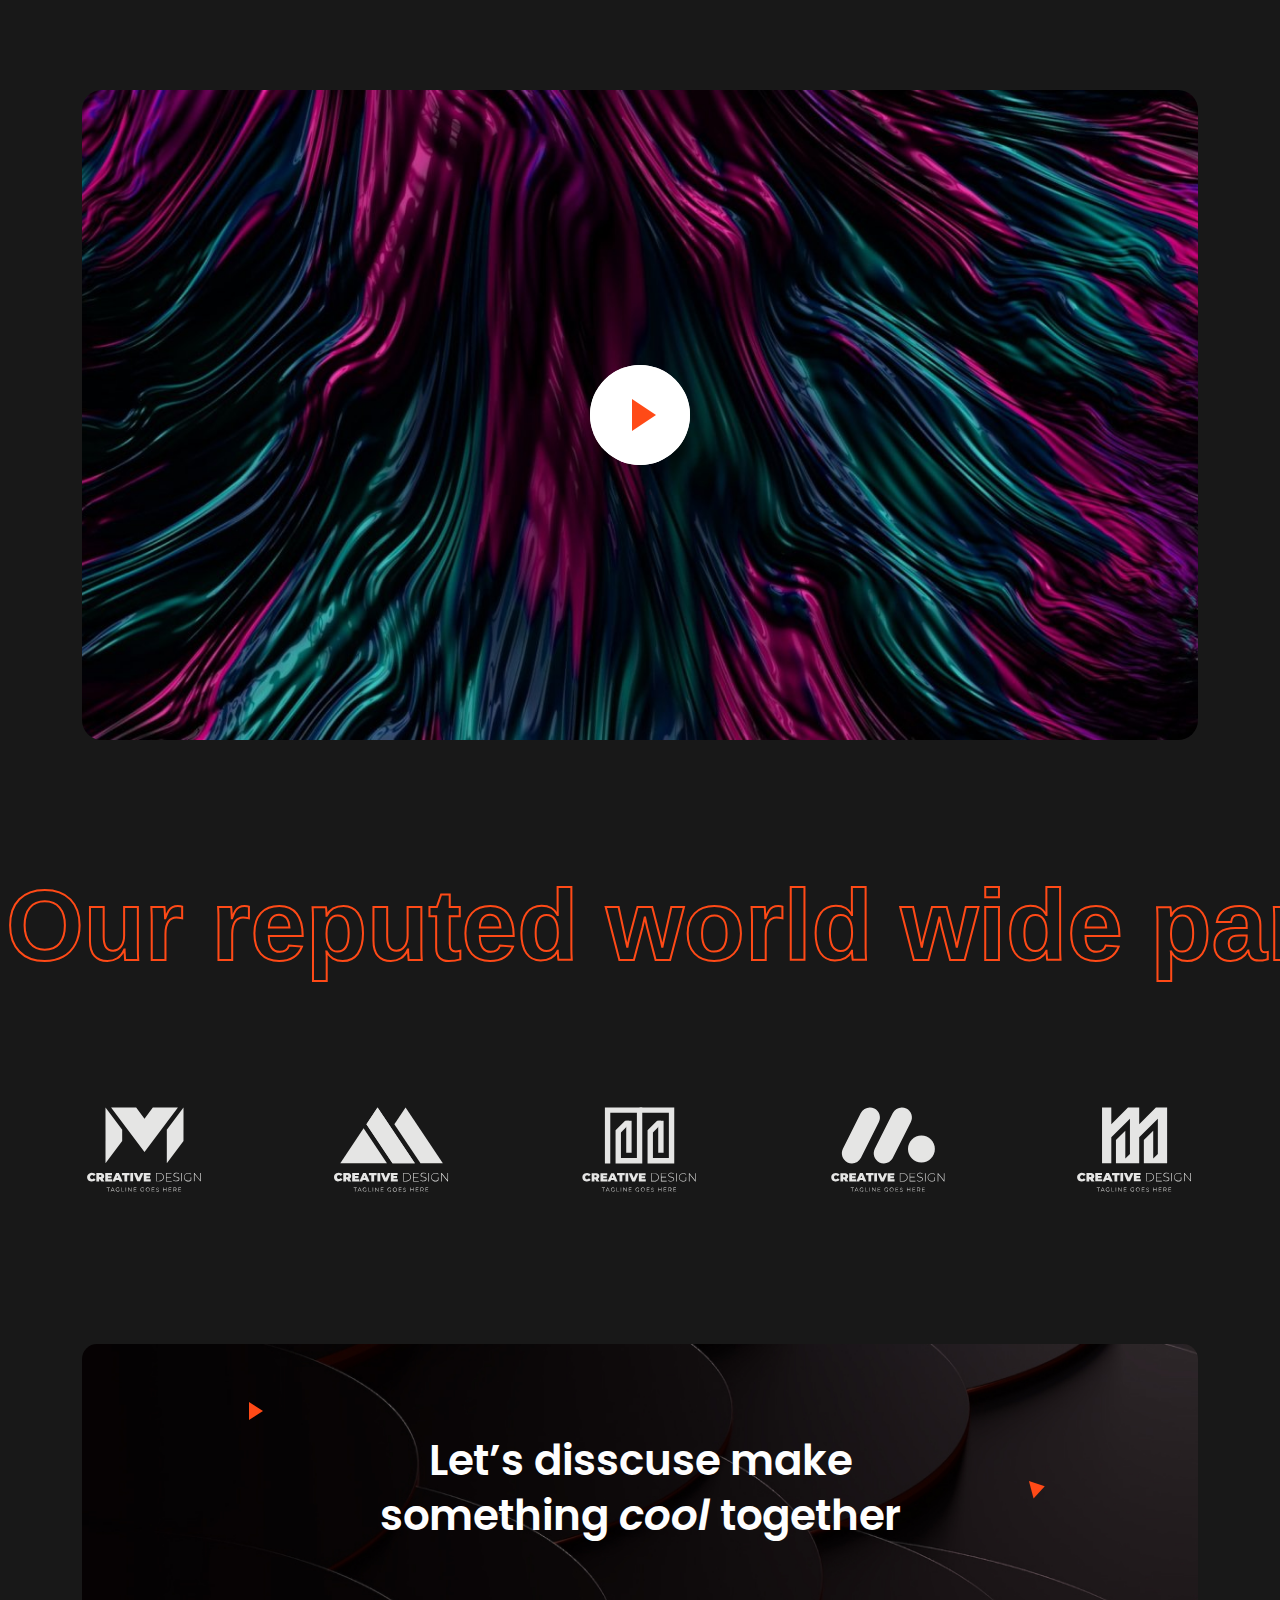
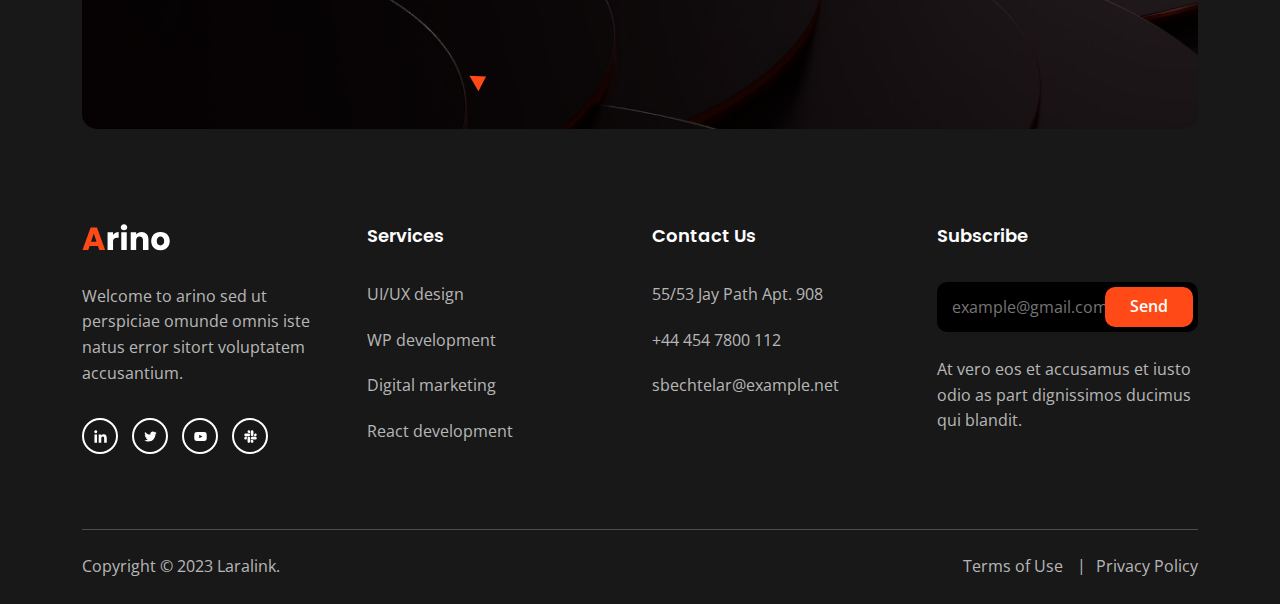
<file: Arino - Template/freelancer-agency.html>
<!DOCTYPE html>
<html class="no-js" lang="en">
  <head>
    <!-- Meta Tags -->
    <meta charset="utf-8" />
    <meta http-equiv="x-ua-compatible" content="ie=edge" />
    <meta name="viewport" content="width=device-width, initial-scale=1" />
    <meta name="author" content="Laralink" />
    <!-- Favicon Icon -->
    <link rel="icon" href="assets/img/favicon.png" />
    <!-- Site Title -->
    <title>Arino - Freelancer Agency Template</title>
    <link rel="stylesheet" href="assets/css/plugins/bootstrap.min.css" />
    <link rel="stylesheet" href="assets/css/plugins/lightgallery.min.css" />
    <link rel="stylesheet" href="assets/css/plugins/slick.css" />
    <link rel="stylesheet" href="assets/css/plugins/lightgallery.min.css" />
    <link rel="stylesheet" href="assets/css/plugins/animate.css" />
    <link rel="stylesheet" href="assets/css/style.css" />
  </head>
  <body>
    <div class="cs-preloader cs-center">
      <div class="cs-preloader_in"></div>
    </div>
    <!-- Start Header Section -->
    <header class="cs-site_header cs-style1 text-uppercase cs-sticky_header">
      <div class="cs-main_header">
        <div class="container">
          <div class="cs-main_header_in">
            <div class="cs-main_header_left">
              <a class="cs-site_branding" href="index.html">
                <img src="assets/img/logo.svg" alt="Logo" />
              </a>
            </div>
            <div class="cs-main_header_center">
              <div class="cs-nav cs-primary_font cs-medium">
                <ul class="cs-nav_list">
                  <li class="menu-item-has-children cs-mega_menu">
                    <a href="index.html">Home</a>
                    <ul class="cs-mega_wrapper">
                      <li>
                        <ul>
                          <li>
                            <a href="index.html" class="cs-nav_list_img">
                              <img src="assets/img/demo/main-home.jpeg" alt="" />
                            </a>
                            <a href="index.html">Main Home</a>
                          </li>
                          <li>
                            <a href="showcase-portfolio.html" class="cs-nav_list_img">
                              <img src="assets/img/demo/showcase.jpeg" alt="" />
                            </a>
                            <a href="showcase-portfolio.html">Showcase Portfolio</a>
                          </li>
                        </ul>
                      </li>
                      <li>
                        <ul>
                          <li>
                            <a href="photography-agency.html" class="cs-nav_list_img">
                              <img src="assets/img/demo/photography-agency.jpeg" alt="" />
                            </a>
                            <a href="photography-agency.html">Photography Agency</a>
                          </li>
                          <li>
                            <a href="case-study-showcase.html" class="cs-nav_list_img">
                              <img src="assets/img/demo/case_study_showcase.jpeg" alt="" />
                            </a>
                            <a href="case-study-showcase.html">Case Study Showcase</a>
                          </li>
                        </ul>
                      </li>
                      <li>
                        <ul>
                          <li>
                            <a href="creative-portfolio.html" class="cs-nav_list_img">
                              <img src="assets/img/demo/portfolio.jpeg" alt="" />
                            </a>
                            <a href="creative-portfolio.html">Creative Portfolio</a>
                          </li>
                        </ul>
                      </li>
                      <li>
                        <ul>
                          <li>
                            <a href="digital-agency.html" class="cs-nav_list_img">
                              <img src="assets/img/demo/digital-agency.jpeg" alt="" />
                            </a>
                            <a href="digital-agency.html">Digital Agency</a>
                          </li>
                        </ul>
                      </li>
                      <li>
                        <ul>
                          <li>
                            <a href="marketing-agency.html" class="cs-nav_list_img">
                              <img src="assets/img/demo/marketing.jpeg" alt="" />
                            </a>
                            <a href="marketing-agency.html">Marketing Agency</a>
                          </li>
                        </ul>
                      </li>
                      <li>
                        <ul>
                          <li>
                            <a href="freelancer-agency.html" class="cs-nav_list_img">
                              <img src="assets/img/demo/freelancer-agency.jpeg" alt="" />
                              <span class="cs-header_badge">New</span>
                            </a>
                            <a href="freelancer-agency.html">Freelancing Agency</a>
                          </li>
                        </ul>
                      </li>
                      <li>
                        <ul>
                          <li>
                            <a href="https://arino-html-rtl.vercel.app" target="_blank" class="cs-nav_list_img">
                              <img src="assets/img/demo/rtl.jpeg" alt="" />
                              <span class="cs-header_badge">New</span>
                            </a>
                            <a href="https://arino-html-rtl.vercel.app" target="_blank">RTL Demo</a>
                          </li>
                        </ul>
                      </li>
                    </ul>
                  </li>
                  <li>
                    <a href="about.html">About</a>
                  </li>
                  <li class="menu-item-has-children">
                    <a href="service.html">Services</a>
                    <ul>
                      <li>
                        <a href="service.html">Services</a>
                      </li>
                      <li>
                        <a href="service-details.html">Service Details</a>
                      </li>
                    </ul>
                  </li>
                  <li class="menu-item-has-children">
                    <a href="portfolio.html">Portfolio</a>
                    <ul>
                      <li>
                        <a href="portfolio.html">Portfolio</a>
                      </li>
                      <li>
                        <a href="portfolio-details.html">Portfolio Details</a>
                      </li>
                    </ul>
                  </li>
                  <li class="menu-item-has-children">
                    <a href="blog.html">Blog</a>
                    <ul>
                      <li>
                        <a href="blog.html">Blog</a>
                      </li>
                      <li>
                        <a href="blog-details.html">Blog Details</a>
                      </li>
                    </ul>
                  </li>
                  <li class="menu-item-has-children">
                    <a href="#">Pages</a>
                    <ul>
                      <li>
                        <a href="contact.html">Contact</a>
                      </li>
                      <li>
                        <a href="team.html">Team</a>
                      </li>
                      <li>
                        <a href="team-details.html">Team Details</a>
                      </li>
                      <li>
                        <a href="case-study.html">Case Study Details</a>
                      </li>
                      <li>
                        <a href="faq.html">FAQ</a>
                      </li>
                    </ul>
                  </li>
                </ul>
              </div>
            </div>
            <div class="cs-main_header_right">
              <div class="cs-toolbox">
                <span class="cs-icon_btn">
                  <span class="cs-icon_btn_in">
                    <span></span>
                    <span></span>
                    <span></span>
                    <span></span>
                  </span>
                </span>
              </div>
            </div>
          </div>
        </div>
      </div>
    </header>
    <div class="cs-side_header">
      <button class="cs-close"></button>
      <div class="cs-side_header_overlay"></div>
      <div class="cs-side_header_in">
        <div class="cs-side_header_shape"></div>
        <a class="cs-site_branding" href="index.html">
          <img src="assets/img/footer_logo.svg" alt="Logo" />
        </a>
        <div class="cs-side_header_box">
          <h2 class="cs-side_header_heading"> Do you have a project in your <br /> mind? Keep connect us. </h2>
        </div>
        <div class="cs-side_header_box">
          <h3 class="cs-side_header_title cs-primary_color">Contact Us</h3>
          <ul class="cs-contact_info cs-style1 cs-mp0">
            <li>
              <svg width="18" height="18" viewBox="0 0 18 18" fill="none" xmlns="http://www.w3.org/2000/svg">
                <path d="M17 12.5C15.75 12.5 14.55 12.3 13.43 11.93C13.08 11.82 12.69 11.9 12.41 12.17L10.21 14.37C7.38 12.93 5.06 10.62 3.62 7.79L5.82 5.58C6.1 5.31 6.18 4.92 6.07 4.57C5.7 3.45 5.5 2.25 5.5 1C5.5 0.45 5.05 0 4.5 0H1C0.45 0 0 0.45 0 1C0 10.39 7.61 18 17 18C17.55 18 18 17.55 18 17V13.5C18 12.95 17.55 12.5 17 12.5ZM9 0V10L12 7H18V0H9Z" fill="#FF4A17" />
              </svg>
              <span>+44 454 7800 112</span>
            </li>
            <li>
              <svg width="20" height="18" viewBox="0 0 20 18" fill="none" xmlns="http://www.w3.org/2000/svg">
                <path d="M20 6.98V16C20 17.1 19.1 18 18 18H2C0.9 18 0 17.1 0 16V4C0 2.9 0.9 2 2 2H12.1C12.04 2.32 12 2.66 12 3C12 4.48 12.65 5.79 13.67 6.71L10 9L2 4V6L10 11L15.3 7.68C15.84 7.88 16.4 8 17 8C18.13 8 19.16 7.61 20 6.98ZM14 3C14 4.66 15.34 6 17 6C18.66 6 20 4.66 20 3C20 1.34 18.66 0 17 0C15.34 0 14 1.34 14 3Z" fill="#FF4A17" />
              </svg>
              <span>infotech@arino.com</span>
            </li>
            <li>
              <svg width="14" height="20" viewBox="0 0 14 20" fill="none" xmlns="http://www.w3.org/2000/svg">
                <path d="M7 0C3.13 0 0 3.13 0 7C0 12.25 7 20 7 20C7 20 14 12.25 14 7C14 3.13 10.87 0 7 0ZM7 9.5C5.62 9.5 4.5 8.38 4.5 7C4.5 5.62 5.62 4.5 7 4.5C8.38 4.5 9.5 5.62 9.5 7C9.5 8.38 8.38 9.5 7 9.5Z" fill="#FF4A17" />
              </svg>
              <span>50 Wall Street Suite, 44150 <br />Ohio, United States </span>
            </li>
          </ul>
        </div>
        <div class="cs-side_header_box">
          <h3 class="cs-side_header_title cs-primary_color">Subscribe</h3>
          <div class="cs-newsletter cs-style1">
            <form action="#" class="cs-newsletter_form">
              <input type="email" class="cs-newsletter_input" placeholder="example@gmail.com" />
              <button class="cs-newsletter_btn">
                <span>Send</span>
              </button>
            </form>
            <div class="cs-newsletter_text"> At vero eos et accusamus et iusto odio as part dignissimos ducimus qui blandit. </div>
          </div>
        </div>
        <div class="cs-side_header_box">
          <div class="cs-social_btns cs-style1">
            <a href="#" class="cs-center">
              <svg width="15" height="15" viewBox="0 0 15 15" fill="none" xmlns="http://www.w3.org/2000/svg">
                <path d="M4.04799 13.7497H1.45647V5.4043H4.04799V13.7497ZM2.75084 4.2659C1.92215 4.2659 1.25 3.57952 1.25 2.75084C1.25 2.35279 1.40812 1.97105 1.68958 1.68958C1.97105 1.40812 2.35279 1.25 2.75084 1.25C3.14888 1.25 3.53063 1.40812 3.81209 1.68958C4.09355 1.97105 4.25167 2.35279 4.25167 2.75084C4.25167 3.57952 3.57924 4.2659 2.75084 4.2659ZM13.7472 13.7497H11.1613V9.68722C11.1613 8.71903 11.1417 7.4774 9.81389 7.4774C8.46652 7.4774 8.26004 8.5293 8.26004 9.61747V13.7497H5.67132V5.4043H8.15681V6.54269H8.19308C8.53906 5.887 9.38421 5.19503 10.6451 5.19503C13.2679 5.19503 13.75 6.92215 13.75 9.16546V13.7497H13.7472Z" fill="white"></path>
              </svg>
            </a>
            <a href="#" class="cs-center">
              <svg width="13" height="11" viewBox="0 0 13 11" fill="none" xmlns="http://www.w3.org/2000/svg">
                <path d="M11.4651 2.95396C11.4731 3.065 11.4731 3.17606 11.4731 3.2871C11.4731 6.67383 8.89535 10.5761 4.18402 10.5761C2.73255 10.5761 1.38421 10.1557 0.25 9.42608C0.456226 9.44986 0.654494 9.4578 0.868655 9.4578C2.06629 9.4578 3.16879 9.0533 4.04918 8.36326C2.92291 8.33946 1.97906 7.60183 1.65386 6.5866C1.81251 6.61038 1.97112 6.62624 2.1377 6.62624C2.36771 6.62624 2.59774 6.59451 2.81188 6.53901C1.63802 6.30105 0.757595 5.26996 0.757595 4.02472V3.99301C1.09864 4.18336 1.49524 4.30233 1.91558 4.31818C1.22554 3.85814 0.773464 3.07294 0.773464 2.1846C0.773464 1.70872 0.900344 1.27249 1.12244 0.891774C2.38355 2.44635 4.27919 3.46156 6.40481 3.57262C6.36516 3.38226 6.34136 3.184 6.34136 2.9857C6.34136 1.57388 7.4835 0.423828 8.90323 0.423828C9.64086 0.423828 10.3071 0.733156 10.7751 1.23284C11.354 1.1218 11.9093 0.907643 12.401 0.614185C12.2106 1.20906 11.8061 1.70875 11.2748 2.02598C11.7903 1.97049 12.29 1.82769 12.75 1.62942C12.4011 2.13702 11.9648 2.5891 11.4651 2.95396V2.95396Z" fill="white"></path>
              </svg>
            </a>
            <a href="#" class="cs-center">
              <svg width="13" height="9" viewBox="0 0 13 9" fill="none" xmlns="http://www.w3.org/2000/svg">
                <path d="M12.4888 1.48066C12.345 0.939353 11.9215 0.513038 11.3837 0.368362C10.4089 0.105469 6.5 0.105469 6.5 0.105469C6.5 0.105469 2.59116 0.105469 1.61633 0.368362C1.07853 0.513061 0.65496 0.939353 0.5112 1.48066C0.25 2.4618 0.25 4.50887 0.25 4.50887C0.25 4.50887 0.25 6.55595 0.5112 7.53709C0.65496 8.0784 1.07853 8.48695 1.61633 8.63163C2.59116 8.89452 6.5 8.89452 6.5 8.89452C6.5 8.89452 10.4088 8.89452 11.3837 8.63163C11.9215 8.48695 12.345 8.0784 12.4888 7.53709C12.75 6.55595 12.75 4.50887 12.75 4.50887C12.75 4.50887 12.75 2.4618 12.4888 1.48066V1.48066ZM5.22158 6.36746V2.65029L8.48861 4.50892L5.22158 6.36746V6.36746Z" fill="white"></path>
              </svg>
            </a>
            <a href="#" class="cs-center">
              <svg width="13" height="13" viewBox="0 0 13 13" fill="none" xmlns="http://www.w3.org/2000/svg">
                <path d="M2.87612 8.149C2.87612 8.87165 2.28571 9.46205 1.56306 9.46205C0.840402 9.46205 0.25 8.87165 0.25 8.149C0.25 7.42634 0.840402 6.83594 1.56306 6.83594H2.87612V8.149ZM3.53795 8.149C3.53795 7.42634 4.12835 6.83594 4.851 6.83594C5.57366 6.83594 6.16406 7.42634 6.16406 8.149V11.4369C6.16406 12.1596 5.57366 12.75 4.851 12.75C4.12835 12.75 3.53795 12.1596 3.53795 11.4369V8.149ZM4.851 2.87612C4.12835 2.87612 3.53795 2.28571 3.53795 1.56306C3.53795 0.840402 4.12835 0.25 4.851 0.25C5.57366 0.25 6.16406 0.840402 6.16406 1.56306V2.87612H4.851V2.87612ZM4.851 3.53795C5.57366 3.53795 6.16406 4.12835 6.16406 4.851C6.16406 5.57366 5.57366 6.16406 4.851 6.16406H1.56306C0.840402 6.16406 0.25 5.57366 0.25 4.851C0.25 4.12835 0.840402 3.53795 1.56306 3.53795H4.851V3.53795ZM10.1239 4.851C10.1239 4.12835 10.7143 3.53795 11.4369 3.53795C12.1596 3.53795 12.75 4.12835 12.75 4.851C12.75 5.57366 12.1596 6.16406 11.4369 6.16406H10.1239V4.851V4.851ZM9.46205 4.851C9.46205 5.57366 8.87165 6.16406 8.149 6.16406C7.42634 6.16406 6.83594 5.57366 6.83594 4.851V1.56306C6.83594 0.840402 7.42634 0.25 8.149 0.25C8.87165 0.25 9.46205 0.840402 9.46205 1.56306V4.851V4.851ZM8.149 10.1239C8.87165 10.1239 9.46205 10.7143 9.46205 11.4369C9.46205 12.1596 8.87165 12.75 8.149 12.75C7.42634 12.75 6.83594 12.1596 6.83594 11.4369V10.1239H8.149ZM8.149 9.46205C7.42634 9.46205 6.83594 8.87165 6.83594 8.149C6.83594 7.42634 7.42634 6.83594 8.149 6.83594H11.4369C12.1596 6.83594 12.75 7.42634 12.75 8.149C12.75 8.87165 12.1596 9.46205 11.4369 9.46205H8.149Z" fill="white"></path>
              </svg>
            </a>
          </div>
        </div>
      </div>
    </div>
    <!-- End Header Section -->
    <!-- Start Hero -->
    <div class="cs-hero cs-style3 cs-type1 cs-bg cs-fixed_bg cs-shape_wrap_1" data-src="assets/img/hero_bg_5.jpeg" id="home">
      <div class="container">
        <div class="cs-hero_text">
          <h1 class="cs-hero_title wow fadeInRight" data-wow-duration="0.8s" data-wow-delay="0.2s">We Are Award’s Wining Freelancing Agency</h1>
          <div class="cs-hero_subtitle">We deliver best problem solving solution for our client and provide finest finishing product in present and upcoming future.</div>
          <a href="contact.html" class="cs-btn cs-style1 cs-type1">
            <span>Let’s talk</span>
            <svg width="26" height="12" viewBox="0 0 26 12" fill="none" xmlns="http://www.w3.org/2000/svg">
              <path d="M25.5303 6.53033C25.8232 6.23744 25.8232 5.76256 25.5303 5.46967L20.7574 0.696699C20.4645 0.403806 19.9896 0.403806 19.6967 0.696699C19.4038 0.989593 19.4038 1.46447 19.6967 1.75736L23.9393 6L19.6967 10.2426C19.4038 10.5355 19.4038 11.0104 19.6967 11.3033C19.9896 11.5962 20.4645 11.5962 20.7574 11.3033L25.5303 6.53033ZM0 6.75H25V5.25H0V6.75Z" fill="currentColor"/>
            </svg>  
          </a>
        </div>
      </div>
      <div class="cs-hero_highlite cs-primary_color cs-accent_color cs-center">
        A
        <div class="cs-round_img cs-center"><img src="assets/img/hero_img.svg" alt="Circle"></div>
      </div>
      <div class="cs-hero_social_wrap cs-left_side cs-primary_font cs-primary_color">
        <div class="cs-hero_social_title">Follow Us</div>
        <ul class="cs-hero_social_links">
          <li><a href="">Behance</a></li>
          <li><a href="">Twitter</a></li>
        </ul>
      </div>
    </div>
    <!-- End Hero -->
    <!-- StartServices Section -->
    <section class="cs-shape_wrap_4 cs-parallax">
      <div class="cs-shape_4 cs-to_up"></div>
      <div class="cs-shape_4 cs-to_right"></div>
      <div class="cs-height_145 cs-height_lg_80"></div>
      <div class="container">
        <div class="row">
          <div class="col-lg-5 col-xl-4">
            <div class="cs-section_heading cs-style1">
              <h3 class="cs-section_subtitle">Services</h3>
              <h2 class="cs-section_title">We provide best value offer</h2>
              <div class="cs-height_45 cs-height_lg_20"></div>
              <a href="service.html" class="cs-text_btn wow fadeInLeft" data-wow-duration="0.8s" data-wow-delay="0.2s">
                <span>See All Services</span>
                <svg width="26" height="12" viewBox="0 0 26 12" fill="none" xmlns="http://www.w3.org/2000/svg">
                  <path d="M25.5303 6.53033C25.8232 6.23744 25.8232 5.76256 25.5303 5.46967L20.7574 0.696699C20.4645 0.403806 19.9896 0.403806 19.6967 0.696699C19.4038 0.989593 19.4038 1.46447 19.6967 1.75736L23.9393 6L19.6967 10.2426C19.4038 10.5355 19.4038 11.0104 19.6967 11.3033C19.9896 11.5962 20.4645 11.5962 20.7574 11.3033L25.5303 6.53033ZM0 6.75H25V5.25H0V6.75Z" fill="currentColor"></path>
                </svg>                
              </a>
            </div>
            <div class="cs-height_45 cs-height_lg_45"></div>
          </div>
          <div class="col-lg-7 offset-xl-1">
            <div class="cs-iconbox_3_list cs-style1">
              <div class="cs-hover_tab active">
                <a href="service-details.html" class="cs-iconbox cs-style3">
                  <span class="cs-iconbox_icon cs-center">
                    <svg width="30" height="29" viewBox="0 0 30 29" fill="none" xmlns="http://www.w3.org/2000/svg">
                      <path d="M29.3803 3.05172C29.4089 1.94752 28.537 1.02921 27.4328 1.00062L9.43879 0.534749C8.33459 0.506159 7.41628 1.37811 7.38769 2.48231C7.35911 3.58651 8.23106 4.50482 9.33526 4.53341L25.3299 4.94752L24.9158 20.9422C24.8872 22.0464 25.7592 22.9647 26.8634 22.9933C27.9676 23.0218 28.8859 22.1499 28.9144 21.0457L29.3803 3.05172ZM3.37714 28.5502L28.7581 4.4503L26.0039 1.54961L0.622863 25.6495L3.37714 28.5502Z" fill="currentColor"/>
                    </svg>                  
                  </span>
                  <div class="cs-iconbox_in">
                    <h2 class="cs-iconbox_title">WP Development</h2>
                    <div class="cs-iconbox_subtitle">Sed ut perspiciatis unde omnis iste natus error sit voluptatem accusantium lorema doloremque laudantium, totam rem aperiam, eaque ipsa quae.</div>
                  </div>
                </a>
              </div>
              <div class="cs-hover_tab">
                <a href="service-details.html" class="cs-iconbox cs-style3">
                  <span class="cs-iconbox_icon cs-center">
                    <svg width="30" height="29" viewBox="0 0 30 29" fill="none" xmlns="http://www.w3.org/2000/svg">
                      <path d="M29.3803 3.05172C29.4089 1.94752 28.537 1.02921 27.4328 1.00062L9.43879 0.534749C8.33459 0.506159 7.41628 1.37811 7.38769 2.48231C7.35911 3.58651 8.23106 4.50482 9.33526 4.53341L25.3299 4.94752L24.9158 20.9422C24.8872 22.0464 25.7592 22.9647 26.8634 22.9933C27.9676 23.0218 28.8859 22.1499 28.9144 21.0457L29.3803 3.05172ZM3.37714 28.5502L28.7581 4.4503L26.0039 1.54961L0.622863 25.6495L3.37714 28.5502Z" fill="currentColor"/>
                    </svg>                  
                  </span>
                  <div class="cs-iconbox_in">
                    <h2 class="cs-iconbox_title">UI/UX Design</h2>
                    <div class="cs-iconbox_subtitle">Sed ut perspiciatis unde omnis iste natus error sit voluptatem accusantium lorema doloremque laudantium, totam rem aperiam, eaque ipsa quae.</div>
                  </div>
                </a>
              </div>
              <div class="cs-hover_tab">
                <a href="service-details.html" class="cs-iconbox cs-style3">
                  <span href="service-details.html" class="cs-iconbox_icon cs-center">
                    <svg width="30" height="29" viewBox="0 0 30 29" fill="none" xmlns="http://www.w3.org/2000/svg">
                      <path d="M29.3803 3.05172C29.4089 1.94752 28.537 1.02921 27.4328 1.00062L9.43879 0.534749C8.33459 0.506159 7.41628 1.37811 7.38769 2.48231C7.35911 3.58651 8.23106 4.50482 9.33526 4.53341L25.3299 4.94752L24.9158 20.9422C24.8872 22.0464 25.7592 22.9647 26.8634 22.9933C27.9676 23.0218 28.8859 22.1499 28.9144 21.0457L29.3803 3.05172ZM3.37714 28.5502L28.7581 4.4503L26.0039 1.54961L0.622863 25.6495L3.37714 28.5502Z" fill="currentColor"/>
                    </svg>                  
                  </span>
                  <div class="cs-iconbox_in">
                    <h2 class="cs-iconbox_title">Branding</h2>
                    <div class="cs-iconbox_subtitle">Sed ut perspiciatis unde omnis iste natus error sit voluptatem accusantium lorema doloremque laudantium, totam rem aperiam, eaque ipsa quae.</div>
                  </div>
                </a>
              </div>
              <div class="cs-hover_tab">
                <a href="service-details.html" class="cs-iconbox cs-style3">
                  <span class="cs-iconbox_icon cs-center">
                    <svg width="30" height="29" viewBox="0 0 30 29" fill="none" xmlns="http://www.w3.org/2000/svg">
                      <path d="M29.3803 3.05172C29.4089 1.94752 28.537 1.02921 27.4328 1.00062L9.43879 0.534749C8.33459 0.506159 7.41628 1.37811 7.38769 2.48231C7.35911 3.58651 8.23106 4.50482 9.33526 4.53341L25.3299 4.94752L24.9158 20.9422C24.8872 22.0464 25.7592 22.9647 26.8634 22.9933C27.9676 23.0218 28.8859 22.1499 28.9144 21.0457L29.3803 3.05172ZM3.37714 28.5502L28.7581 4.4503L26.0039 1.54961L0.622863 25.6495L3.37714 28.5502Z" fill="currentColor"/>
                    </svg>                  
                  </span>
                  <div class="cs-iconbox_in">
                    <h2 class="cs-iconbox_title">Social Ad Campaign</h2>
                    <div class="cs-iconbox_subtitle">Sed ut perspiciatis unde omnis iste natus error sit voluptatem accusantium lorema doloremque laudantium, totam rem aperiam, eaque ipsa quae.</div>
                  </div>
                </a>
              </div>
            </div>
          </div>
        </div>
      </div>
    </section>
    <!-- End Services Section -->




    <!-- Start Portfolio -->
    <div class="cs-height_115 cs-height_lg_55"></div>
    <div class="container">
      <div class="cs-portfolio_1_heading">
        <div class="cs-section_heading cs-style1">
          <h3 class="cs-section_subtitle">Our Portfolio</h3>
          <h2 class="cs-section_title">Some recent work</h2>
        </div>
        <div class="cs-isotop_filter cs-style1">
          <ul class="cs-mp0 cs-center">
            <li class="active"><a href="#" data-filter="*">All</a></li>
            <li><a href="#" data-filter=".web_design">Web Design</a></li>
            <li><a href="#" data-filter=".ui_ux_design">UI/UX Design</a></li>
            <li><a href="#" data-filter=".mobile_apps">Mobile Apps</a></li>
            <li><a href="#" data-filter=".logo_design">Logo Design</a></li>
          </ul>
        </div>
      </div>
      <div class="cs-height_90 cs-height_lg_40"></div>
      <div class="cs-isotop cs-style1 cs-isotop_col_2 cs-has_gutter_80">
        <div class="cs-grid_sizer"></div>
        <div class="cs-isotop_item ui_ux_design">
          <a href="portfolio-details.html" class="cs-portfolio cs-style1 cs-type1 rounded-0">
            <div class="cs-portfolio_hover"></div>
            <div class="cs-portfolio_bg cs-bg" data-src="assets/img/portfolio_39.jpeg"></div>
            <div class="cs-portfolio_info">
              <div class="cs-portfolio_info_bg cs-accent_bg"></div>
              <h2 class="cs-portfolio_title">Colorful Art Work</h2>
              <div class="cs-portfolio_subtitle">See Details</div>
            </div>
          </a>
        </div><!-- .cs-isotop_item -->
        <div class="cs-isotop_item logo_design">
          <a href="portfolio-details.html" class="cs-portfolio cs-style1 cs-type1 rounded-0">
            <div class="cs-portfolio_hover"></div>
            <div class="cs-portfolio_bg cs-bg" data-src="assets/img/portfolio_40.jpeg"></div>
            <div class="cs-portfolio_info">
              <div class="cs-portfolio_info_bg cs-accent_bg"></div>
              <h2 class="cs-portfolio_title">Colorful Art Work</h2>
              <div class="cs-portfolio_subtitle">See Details</div>
            </div>
          </a>
        </div><!-- .cs-isotop_item -->
        <div class="cs-isotop_item web_design">
          <a href="portfolio-details.html" class="cs-portfolio cs-style1 cs-type1 rounded-0">
            <div class="cs-portfolio_hover"></div>
            <div class="cs-portfolio_bg cs-bg" data-src="assets/img/portfolio_41.jpeg"></div>
            <div class="cs-portfolio_info">
              <div class="cs-portfolio_info_bg cs-accent_bg"></div>
              <h2 class="cs-portfolio_title">Colorful Art Work</h2>
              <div class="cs-portfolio_subtitle">See Details</div>
            </div>
          </a>
        </div><!-- .cs-isotop_item -->
        <div class="cs-isotop_item mobile_apps">
          <a href="portfolio-details.html" class="cs-portfolio cs-style1 cs-type1 rounded-0">
            <div class="cs-portfolio_hover"></div>
            <div class="cs-portfolio_bg cs-bg" data-src="assets/img/portfolio_42.jpeg"></div>
            <div class="cs-portfolio_info">
              <div class="cs-portfolio_info_bg cs-accent_bg"></div>
              <h2 class="cs-portfolio_title">Colorful Art Work</h2>
              <div class="cs-portfolio_subtitle">See Details</div>
            </div>
          </a>
        </div><!-- .cs-isotop_item -->
        <div class="cs-isotop_item ui_ux_design">
          <a href="portfolio-details.html" class="cs-portfolio cs-style1 cs-type1 rounded-0">
            <div class="cs-portfolio_hover"></div>
            <div class="cs-portfolio_bg cs-bg" data-src="assets/img/portfolio_43.jpeg"></div>
            <div class="cs-portfolio_info">
              <div class="cs-portfolio_info_bg cs-accent_bg"></div>
              <h2 class="cs-portfolio_title">Colorful Art Work</h2>
              <div class="cs-portfolio_subtitle">See Details</div>
            </div>
          </a>
        </div><!-- .cs-isotop_item -->
        <div class="cs-isotop_item web_design">
          <a href="portfolio-details.html" class="cs-portfolio cs-style1 cs-type1 rounded-0">
            <div class="cs-portfolio_hover"></div>
            <div class="cs-portfolio_bg cs-bg" data-src="assets/img/portfolio_44.jpeg"></div>
            <div class="cs-portfolio_info">
              <div class="cs-portfolio_info_bg cs-accent_bg"></div>
              <h2 class="cs-portfolio_title">Colorful Art Work</h2>
              <div class="cs-portfolio_subtitle">See Details</div>
            </div>
          </a>
        </div><!-- .cs-isotop_item -->
      </div>
      <div class="cs-height_90 cs-height_lg_40"></div>
      <div class="text-center">
        <a href="#" class="cs-text_btn">
          <span>Load More</span>
          <svg width="26" height="12" viewBox="0 0 26 12" fill="none" xmlns="http://www.w3.org/2000/svg">
            <path d="M25.5303 6.53033C25.8232 6.23744 25.8232 5.76256 25.5303 5.46967L20.7574 0.696699C20.4645 0.403806 19.9896 0.403806 19.6967 0.696699C19.4038 0.989593 19.4038 1.46447 19.6967 1.75736L23.9393 6L19.6967 10.2426C19.4038 10.5355 19.4038 11.0104 19.6967 11.3033C19.9896 11.5962 20.4645 11.5962 20.7574 11.3033L25.5303 6.53033ZM0 6.75H25V5.25H0V6.75Z" fill="currentColor"></path>
          </svg>                
        </a>
      </div>
    </div>
    <!-- End Portfolio -->






    <div class="cs-height_145 cs-height_lg_80"></div>
    <!-- Start Testimonial Section -->
    <section class="cs-gradient_bg_1 cs-shape_wrap_3 cs-parallax">
      <div class="cs-shape_3 cs-to_up">
        <svg width="162" height="181" viewBox="0 0 162 181" fill="none" xmlns="http://www.w3.org/2000/svg">
          <path d="M156.833 178.434C156.833 177.053 157.954 175.932 159.335 175.932C160.716 175.932 161.837 177.053 161.837 178.434C161.837 179.814 160.716 180.935 159.335 180.935C157.954 180.935 156.833 179.814 156.833 178.434Z" fill="#FF4A17" />
          <path d="M117.65 178.434C117.65 177.053 118.771 175.932 120.152 175.932C121.533 175.932 122.653 177.053 122.653 178.434C122.653 179.814 121.533 180.935 120.152 180.935C118.771 180.935 117.65 179.814 117.65 178.434Z" fill="#FF4A17" />
          <path d="M78.4694 178.434C78.4694 177.053 79.5902 175.932 80.971 175.932C82.3517 175.932 83.4726 177.053 83.4726 178.434C83.4726 179.814 82.3517 180.935 80.971 180.935C79.5876 180.935 78.4694 179.814 78.4694 178.434Z" fill="#FF4A17" />
          <path d="M39.286 178.434C39.286 177.053 40.4069 175.932 41.7876 175.932C43.1684 175.932 44.2893 177.053 44.2893 178.434C44.2893 179.814 43.1684 180.935 41.7876 180.935C40.4069 180.935 39.286 179.814 39.286 178.434Z" fill="#FF4A17" />
          <path d="M0.102661 178.434C0.102661 177.053 1.22354 175.932 2.60429 175.932C3.98504 175.932 5.10591 177.053 5.10591 178.434C5.10591 179.814 3.98504 180.935 2.60429 180.935C1.22091 180.935 0.102661 179.814 0.102661 178.434Z" fill="#FF4A17" />
          <path d="M156.833 143.419C156.833 142.038 157.954 140.917 159.335 140.917C160.716 140.917 161.837 142.038 161.837 143.419C161.837 144.799 160.716 145.92 159.335 145.92C157.954 145.92 156.833 144.799 156.833 143.419Z" fill="#FF4A17" />
          <path d="M117.65 143.419C117.65 142.038 118.771 140.917 120.152 140.917C121.533 140.917 122.653 142.038 122.653 143.419C122.653 144.799 121.533 145.92 120.152 145.92C118.771 145.92 117.65 144.799 117.65 143.419Z" fill="#FF4A17" />
          <path d="M78.4694 143.419C78.4694 142.038 79.5902 140.917 80.971 140.917C82.3517 140.917 83.4726 142.038 83.4726 143.419C83.4726 144.799 82.3517 145.92 80.971 145.92C79.5876 145.92 78.4694 144.799 78.4694 143.419Z" fill="#FF4A17" />
          <path d="M39.286 143.419C39.286 142.038 40.4069 140.917 41.7876 140.917C43.1684 140.917 44.2893 142.038 44.2893 143.419C44.2893 144.799 43.1684 145.92 41.7876 145.92C40.4069 145.92 39.286 144.799 39.286 143.419Z" fill="#FF4A17" />
          <path d="M0.102661 143.419C0.102661 142.038 1.22354 140.917 2.60429 140.917C3.98504 140.917 5.10591 142.038 5.10591 143.419C5.10591 144.799 3.98504 145.92 2.60429 145.92C1.22091 145.92 0.102661 144.799 0.102661 143.419Z" fill="#FF4A17" />
          <path d="M156.833 108.404C156.833 107.023 157.954 105.902 159.335 105.902C160.716 105.902 161.837 107.023 161.837 108.404C161.837 109.785 160.716 110.906 159.335 110.906C157.954 110.906 156.833 109.787 156.833 108.404Z" fill="#FF4A17" />
          <path d="M120.152 110.906C121.533 110.906 122.653 109.786 122.653 108.404C122.653 107.022 121.533 105.902 120.152 105.902C118.77 105.902 117.65 107.022 117.65 108.404C117.65 109.786 118.77 110.906 120.152 110.906Z" fill="#FF4A17" />
          <path d="M80.9684 110.906C82.35 110.906 83.47 109.786 83.47 108.404C83.47 107.022 82.35 105.902 80.9684 105.902C79.5868 105.902 78.4668 107.022 78.4668 108.404C78.4668 109.786 79.5868 110.906 80.9684 110.906Z" fill="#FF4A17" />
          <path d="M39.286 108.404C39.286 107.023 40.4069 105.902 41.7876 105.902C43.1684 105.902 44.2893 107.023 44.2893 108.404C44.2893 109.785 43.1684 110.906 41.7876 110.906C40.4069 110.906 39.286 109.787 39.286 108.404Z" fill="#FF4A17" />
          <path d="M0.102661 108.404C0.102661 107.023 1.22354 105.902 2.60429 105.902C3.98504 105.902 5.10591 107.023 5.10591 108.404C5.10591 109.785 3.98504 110.906 2.60429 110.906C1.22091 110.906 0.102661 109.787 0.102661 108.404Z" fill="#FF4A17" />
          <path d="M156.833 73.3918C156.833 72.011 157.954 70.8901 159.335 70.8901C160.716 70.8901 161.837 72.011 161.837 73.3918C161.837 74.7725 160.716 75.8934 159.335 75.8934C157.954 75.8908 156.833 74.7725 156.833 73.3918Z" fill="#FF4A17" />
          <path d="M120.152 75.8934C121.533 75.8934 122.653 74.7734 122.653 73.3918C122.653 72.0102 121.533 70.8901 120.152 70.8901C118.77 70.8901 117.65 72.0102 117.65 73.3918C117.65 74.7734 118.77 75.8934 120.152 75.8934Z" fill="#FF4A17" />
          <path d="M80.9684 75.8934C82.35 75.8934 83.47 74.7734 83.47 73.3918C83.47 72.0102 82.35 70.8901 80.9684 70.8901C79.5868 70.8901 78.4668 72.0102 78.4668 73.3918C78.4668 74.7734 79.5868 75.8934 80.9684 75.8934Z" fill="#FF4A17" />
          <path d="M39.286 73.3918C39.286 72.011 40.4069 70.8901 41.7876 70.8901C43.1684 70.8901 44.2893 72.011 44.2893 73.3918C44.2893 74.7725 43.1684 75.8934 41.7876 75.8934C40.4069 75.8934 39.286 74.7725 39.286 73.3918Z" fill="#FF4A17" />
          <path d="M0.102661 73.3918C0.102661 72.011 1.22354 70.8901 2.60429 70.8901C3.98504 70.8901 5.10591 72.011 5.10591 73.3918C5.10591 74.7725 3.98504 75.8934 2.60429 75.8934C1.22091 75.8908 0.102661 74.7725 0.102661 73.3918Z" fill="#FF4A17" />
          <path d="M156.833 38.3766C156.833 36.9959 157.954 35.875 159.335 35.875C160.716 35.875 161.837 36.9959 161.837 38.3766C161.837 39.7574 160.716 40.8782 159.335 40.8782C157.954 40.8756 156.833 39.7574 156.833 38.3766Z" fill="#FF4A17" />
          <path d="M120.152 40.8782C121.533 40.8782 122.653 39.7582 122.653 38.3766C122.653 36.995 121.533 35.875 120.152 35.875C118.77 35.875 117.65 36.995 117.65 38.3766C117.65 39.7582 118.77 40.8782 120.152 40.8782Z" fill="#FF4A17" />
          <path d="M80.9684 40.8782C82.35 40.8782 83.47 39.7582 83.47 38.3766C83.47 36.995 82.35 35.875 80.9684 35.875C79.5868 35.875 78.4668 36.995 78.4668 38.3766C78.4668 39.7582 79.5868 40.8782 80.9684 40.8782Z" fill="#FF4A17" />
          <path d="M39.286 38.3766C39.286 36.9959 40.4069 35.875 41.7876 35.875C43.1684 35.875 44.2893 36.9959 44.2893 38.3766C44.2893 39.7574 43.1684 40.8782 41.7876 40.8782C40.4069 40.8782 39.286 39.7574 39.286 38.3766Z" fill="#FF4A17" />
          <path d="M0.102661 38.3766C0.102661 36.9959 1.22354 35.875 2.60429 35.875C3.98504 35.875 5.10591 36.9959 5.10591 38.3766C5.10591 39.7574 3.98504 40.8782 2.60429 40.8782C1.22091 40.8756 0.102661 39.7574 0.102661 38.3766Z" fill="#FF4A17" />
          <path d="M156.833 3.36198C156.833 1.98123 157.954 0.860352 159.335 0.860352C160.716 0.860352 161.837 1.98123 161.837 3.36198C161.837 4.74273 160.716 5.8636 159.335 5.8636C157.954 5.8636 156.833 4.74273 156.833 3.36198Z" fill="#FF4A17" />
          <path d="M117.65 3.36198C117.65 1.98123 118.771 0.860352 120.152 0.860352C121.533 0.860352 122.653 1.98123 122.653 3.36198C122.653 4.74273 121.533 5.8636 120.152 5.8636C118.771 5.8636 117.65 4.74273 117.65 3.36198Z" fill="#FF4A17" />
          <path d="M78.4694 3.36198C78.4694 1.98123 79.5902 0.860352 80.971 0.860352C82.3517 0.860352 83.4726 1.98123 83.4726 3.36198C83.4726 4.74273 82.3517 5.8636 80.971 5.8636C79.5876 5.8636 78.4694 4.74273 78.4694 3.36198Z" fill="#FF4A17" />
          <path d="M39.286 3.36198C39.286 1.98123 40.4069 0.860352 41.7876 0.860352C43.1684 0.860352 44.2893 1.98123 44.2893 3.36198C44.2893 4.74273 43.1684 5.8636 41.7876 5.8636C40.4069 5.8636 39.286 4.74273 39.286 3.36198Z" fill="#FF4A17" />
          <path d="M0.102661 3.36198C0.102661 1.98123 1.22354 0.860352 2.60429 0.860352C3.98504 0.860352 5.10591 1.98123 5.10591 3.36198C5.10591 4.74273 3.98504 5.8636 2.60429 5.8636C1.22091 5.8636 0.102661 4.74273 0.102661 3.36198Z" fill="#FF4A17" />
        </svg>
      </div>
      <div class="cs-height_130 cs-height_lg_80"></div>
      <div class="container">
        <div class="cs-testimonial_slider">
          <div class="cs-testimonial_slider_left">
            <div class="slider-nav cs-style1">
              <div class="slider-for_item item-nav">
                <div class="slider-nav_item">
                  <div class="cs-rotate_img">
                    <div class="cs-rotate_img_in">
                      <img src="assets/img/testimonial_1.jpeg" alt="Nav Image" />
                    </div>
                  </div>
                </div>
              </div>
              <div class="slider-for_item item-nav">
                <div class="slider-nav_item">
                  <div class="cs-rotate_img">
                    <div class="cs-rotate_img_in">
                      <img src="assets/img/testimonial_2.jpeg" alt="Nav Image" />
                    </div>
                  </div>
                </div>
              </div>
              <div class="slider-for_item item-nav">
                <div class="slider-nav_item">
                  <div class="cs-rotate_img">
                    <div class="cs-rotate_img_in">
                      <img src="assets/img/testimonial_3.jpeg" alt="Nav Image" />
                    </div>
                  </div>
                </div>
              </div>
              <div class="slider-for_item item-nav">
                <div class="slider-nav_item">
                  <div class="cs-rotate_img">
                    <div class="cs-rotate_img_in">
                      <img src="assets/img/testimonial_1.jpeg" alt="Nav Image" />
                    </div>
                  </div>
                </div>
              </div>
              <div class="slider-for_item item-nav">
                <div class="slider-nav_item">
                  <div class="cs-rotate_img">
                    <div class="cs-rotate_img_in">
                      <img src="assets/img/testimonial_2.jpeg" alt="Nav Image" />
                    </div>
                  </div>
                </div>
              </div>
              <div class="slider-for_item item-nav">
                <div class="slider-nav_item">
                  <div class="cs-rotate_img">
                    <div class="cs-rotate_img_in">
                      <img src="assets/img/testimonial_3.jpeg" alt="Nav Image" />
                    </div>
                  </div>
                </div>
              </div>
            </div>
          </div>
          <div class="cs-testimonial_slider_right">
            <div class="slider-for cs-style1">
              <div class="slider-for_item">
                <div class="cs-testimonial cs-style1">
                  <div class="cs-testimonial_quote">
                    <svg width="42" height="38" viewBox="0 0 42 38" fill="none" xmlns="http://www.w3.org/2000/svg">
                      <path d="M37.928 18.9982H31.4175V13.7899C31.4175 10.9172 33.7532 8.58154 36.6259 8.58154H37.2769C38.3593 8.58154 39.23 7.71077 39.23 6.62842V2.72217C39.23 1.63981 38.3593 0.769043 37.2769 0.769043H36.6259C29.4319 0.769043 23.605 6.59587 23.605 13.7899V33.3211C23.605 35.4777 25.3547 37.2274 27.5113 37.2274H37.928C40.0845 37.2274 41.8342 35.4777 41.8342 33.3211V22.9045C41.8342 20.7479 40.0845 18.9982 37.928 18.9982ZM14.4905 18.9982H7.98004V13.7899C7.98004 10.9172 10.3157 8.58154 13.1884 8.58154H13.8394C14.9218 8.58154 15.7925 7.71077 15.7925 6.62842V2.72217C15.7925 1.63981 14.9218 0.769043 13.8394 0.769043H13.1884C5.99436 0.769043 0.167542 6.59587 0.167542 13.7899V33.3211C0.167542 35.4777 1.91722 37.2274 4.07379 37.2274H14.4905C16.647 37.2274 18.3967 35.4777 18.3967 33.3211V22.9045C18.3967 20.7479 16.647 18.9982 14.4905 18.9982Z" fill="white" />
                    </svg>
                  </div>
                  <div class="cs-testimonial_text"> I wish I would have thought of it first. Creative agency is the most tech valuable business resource we have ever purchased. Dude your stuff is the bomb! eaque ipsa quae ab illo inventore veritatis et quasi architecto beatae vitae dicta sunt to the explicabo. </div>
                  <div class="cs-rating" data-rating="4">
                    <div class="cs-rating_bg" data-src="assets/img/rating.svg"></div>
                    <div class="cs-rating_percentage" data-src="assets/img/rating.svg"></div>
                  </div>
                  <h2 class="cs-testimonial_avatar_name">Ahon Monsery</h2>
                  <div class="cs-testimonial_avatar_designation text-uppercase"> CEO AT TECH </div>
                </div>
              </div>
              <div class="slider-for_item">
                <div class="cs-testimonial cs-style1">
                  <div class="cs-testimonial_quote">
                    <svg width="42" height="38" viewBox="0 0 42 38" fill="none" xmlns="http://www.w3.org/2000/svg">
                      <path d="M37.928 18.9982H31.4175V13.7899C31.4175 10.9172 33.7532 8.58154 36.6259 8.58154H37.2769C38.3593 8.58154 39.23 7.71077 39.23 6.62842V2.72217C39.23 1.63981 38.3593 0.769043 37.2769 0.769043H36.6259C29.4319 0.769043 23.605 6.59587 23.605 13.7899V33.3211C23.605 35.4777 25.3547 37.2274 27.5113 37.2274H37.928C40.0845 37.2274 41.8342 35.4777 41.8342 33.3211V22.9045C41.8342 20.7479 40.0845 18.9982 37.928 18.9982ZM14.4905 18.9982H7.98004V13.7899C7.98004 10.9172 10.3157 8.58154 13.1884 8.58154H13.8394C14.9218 8.58154 15.7925 7.71077 15.7925 6.62842V2.72217C15.7925 1.63981 14.9218 0.769043 13.8394 0.769043H13.1884C5.99436 0.769043 0.167542 6.59587 0.167542 13.7899V33.3211C0.167542 35.4777 1.91722 37.2274 4.07379 37.2274H14.4905C16.647 37.2274 18.3967 35.4777 18.3967 33.3211V22.9045C18.3967 20.7479 16.647 18.9982 14.4905 18.9982Z" fill="white" />
                    </svg>
                  </div>
                  <div class="cs-testimonial_text"> I wish I would have thought of it first. Creative agency is the most tech valuable business resource we have ever purchased. Dude your stuff is the bomb! eaque ipsa quae ab illo inventore veritatis et quasi architecto beatae vitae dicta sunt to the explicabo. </div>
                  <div class="cs-rating" data-rating="4">
                    <div class="cs-rating_bg" data-src="assets/img/rating.svg"></div>
                    <div class="cs-rating_percentage" data-src="assets/img/rating.svg"></div>
                  </div>
                  <h2 class="cs-testimonial_avatar_name">Ahon Monsery</h2>
                  <div class="cs-testimonial_avatar_designation text-uppercase"> CEO AT TECH </div>
                </div>
              </div>
              <div class="slider-for_item">
                <div class="cs-testimonial cs-style1">
                  <div class="cs-testimonial_quote">
                    <svg width="42" height="38" viewBox="0 0 42 38" fill="none" xmlns="http://www.w3.org/2000/svg">
                      <path d="M37.928 18.9982H31.4175V13.7899C31.4175 10.9172 33.7532 8.58154 36.6259 8.58154H37.2769C38.3593 8.58154 39.23 7.71077 39.23 6.62842V2.72217C39.23 1.63981 38.3593 0.769043 37.2769 0.769043H36.6259C29.4319 0.769043 23.605 6.59587 23.605 13.7899V33.3211C23.605 35.4777 25.3547 37.2274 27.5113 37.2274H37.928C40.0845 37.2274 41.8342 35.4777 41.8342 33.3211V22.9045C41.8342 20.7479 40.0845 18.9982 37.928 18.9982ZM14.4905 18.9982H7.98004V13.7899C7.98004 10.9172 10.3157 8.58154 13.1884 8.58154H13.8394C14.9218 8.58154 15.7925 7.71077 15.7925 6.62842V2.72217C15.7925 1.63981 14.9218 0.769043 13.8394 0.769043H13.1884C5.99436 0.769043 0.167542 6.59587 0.167542 13.7899V33.3211C0.167542 35.4777 1.91722 37.2274 4.07379 37.2274H14.4905C16.647 37.2274 18.3967 35.4777 18.3967 33.3211V22.9045C18.3967 20.7479 16.647 18.9982 14.4905 18.9982Z" fill="white" />
                    </svg>
                  </div>
                  <div class="cs-testimonial_text"> I wish I would have thought of it first. Creative agency is the most tech valuable business resource we have ever purchased. Dude your stuff is the bomb! eaque ipsa quae ab illo inventore veritatis et quasi architecto beatae vitae dicta sunt to the explicabo. </div>
                  <div class="cs-rating" data-rating="4">
                    <div class="cs-rating_bg" data-src="assets/img/rating.svg"></div>
                    <div class="cs-rating_percentage" data-src="assets/img/rating.svg"></div>
                  </div>
                  <h2 class="cs-testimonial_avatar_name">Ahon Monsery</h2>
                  <div class="cs-testimonial_avatar_designation text-uppercase"> CEO AT TECH </div>
                </div>
              </div>
              <div class="slider-for_item">
                <div class="cs-testimonial cs-style1">
                  <div class="cs-testimonial_quote">
                    <svg width="42" height="38" viewBox="0 0 42 38" fill="none" xmlns="http://www.w3.org/2000/svg">
                      <path d="M37.928 18.9982H31.4175V13.7899C31.4175 10.9172 33.7532 8.58154 36.6259 8.58154H37.2769C38.3593 8.58154 39.23 7.71077 39.23 6.62842V2.72217C39.23 1.63981 38.3593 0.769043 37.2769 0.769043H36.6259C29.4319 0.769043 23.605 6.59587 23.605 13.7899V33.3211C23.605 35.4777 25.3547 37.2274 27.5113 37.2274H37.928C40.0845 37.2274 41.8342 35.4777 41.8342 33.3211V22.9045C41.8342 20.7479 40.0845 18.9982 37.928 18.9982ZM14.4905 18.9982H7.98004V13.7899C7.98004 10.9172 10.3157 8.58154 13.1884 8.58154H13.8394C14.9218 8.58154 15.7925 7.71077 15.7925 6.62842V2.72217C15.7925 1.63981 14.9218 0.769043 13.8394 0.769043H13.1884C5.99436 0.769043 0.167542 6.59587 0.167542 13.7899V33.3211C0.167542 35.4777 1.91722 37.2274 4.07379 37.2274H14.4905C16.647 37.2274 18.3967 35.4777 18.3967 33.3211V22.9045C18.3967 20.7479 16.647 18.9982 14.4905 18.9982Z" fill="white" />
                    </svg>
                  </div>
                  <div class="cs-testimonial_text"> I wish I would have thought of it first. Creative agency is the most tech valuable business resource we have ever purchased. Dude your stuff is the bomb! eaque ipsa quae ab illo inventore veritatis et quasi architecto beatae vitae dicta sunt to the explicabo. </div>
                  <div class="cs-rating" data-rating="4">
                    <div class="cs-rating_bg" data-src="assets/img/rating.svg"></div>
                    <div class="cs-rating_percentage" data-src="assets/img/rating.svg"></div>
                  </div>
                  <h2 class="cs-testimonial_avatar_name">Ahon Monsery</h2>
                  <div class="cs-testimonial_avatar_designation text-uppercase"> CEO AT TECH </div>
                </div>
              </div>
              <div class="slider-for_item">
                <div class="cs-testimonial cs-style1">
                  <div class="cs-testimonial_quote">
                    <svg width="42" height="38" viewBox="0 0 42 38" fill="none" xmlns="http://www.w3.org/2000/svg">
                      <path d="M37.928 18.9982H31.4175V13.7899C31.4175 10.9172 33.7532 8.58154 36.6259 8.58154H37.2769C38.3593 8.58154 39.23 7.71077 39.23 6.62842V2.72217C39.23 1.63981 38.3593 0.769043 37.2769 0.769043H36.6259C29.4319 0.769043 23.605 6.59587 23.605 13.7899V33.3211C23.605 35.4777 25.3547 37.2274 27.5113 37.2274H37.928C40.0845 37.2274 41.8342 35.4777 41.8342 33.3211V22.9045C41.8342 20.7479 40.0845 18.9982 37.928 18.9982ZM14.4905 18.9982H7.98004V13.7899C7.98004 10.9172 10.3157 8.58154 13.1884 8.58154H13.8394C14.9218 8.58154 15.7925 7.71077 15.7925 6.62842V2.72217C15.7925 1.63981 14.9218 0.769043 13.8394 0.769043H13.1884C5.99436 0.769043 0.167542 6.59587 0.167542 13.7899V33.3211C0.167542 35.4777 1.91722 37.2274 4.07379 37.2274H14.4905C16.647 37.2274 18.3967 35.4777 18.3967 33.3211V22.9045C18.3967 20.7479 16.647 18.9982 14.4905 18.9982Z" fill="white" />
                    </svg>
                  </div>
                  <div class="cs-testimonial_text"> I wish I would have thought of it first. Creative agency is the most tech valuable business resource we have ever purchased. Dude your stuff is the bomb! eaque ipsa quae ab illo inventore veritatis et quasi architecto beatae vitae dicta sunt to the explicabo. </div>
                  <div class="cs-rating" data-rating="4">
                    <div class="cs-rating_bg" data-src="assets/img/rating.svg"></div>
                    <div class="cs-rating_percentage" data-src="assets/img/rating.svg"></div>
                  </div>
                  <h2 class="cs-testimonial_avatar_name">Ahon Monsery</h2>
                  <div class="cs-testimonial_avatar_designation text-uppercase"> CEO AT TECH </div>
                </div>
              </div>
              <div class="slider-for_item">
                <div class="cs-testimonial cs-style1">
                  <div class="cs-testimonial_quote">
                    <svg width="42" height="38" viewBox="0 0 42 38" fill="none" xmlns="http://www.w3.org/2000/svg">
                      <path d="M37.928 18.9982H31.4175V13.7899C31.4175 10.9172 33.7532 8.58154 36.6259 8.58154H37.2769C38.3593 8.58154 39.23 7.71077 39.23 6.62842V2.72217C39.23 1.63981 38.3593 0.769043 37.2769 0.769043H36.6259C29.4319 0.769043 23.605 6.59587 23.605 13.7899V33.3211C23.605 35.4777 25.3547 37.2274 27.5113 37.2274H37.928C40.0845 37.2274 41.8342 35.4777 41.8342 33.3211V22.9045C41.8342 20.7479 40.0845 18.9982 37.928 18.9982ZM14.4905 18.9982H7.98004V13.7899C7.98004 10.9172 10.3157 8.58154 13.1884 8.58154H13.8394C14.9218 8.58154 15.7925 7.71077 15.7925 6.62842V2.72217C15.7925 1.63981 14.9218 0.769043 13.8394 0.769043H13.1884C5.99436 0.769043 0.167542 6.59587 0.167542 13.7899V33.3211C0.167542 35.4777 1.91722 37.2274 4.07379 37.2274H14.4905C16.647 37.2274 18.3967 35.4777 18.3967 33.3211V22.9045C18.3967 20.7479 16.647 18.9982 14.4905 18.9982Z" fill="white" />
                    </svg>
                  </div>
                  <div class="cs-testimonial_text"> I wish I would have thought of it first. Creative agency is the most tech valuable business resource we have ever purchased. Dude your stuff is the bomb! eaque ipsa quae ab illo inventore veritatis et quasi architecto beatae vitae dicta sunt to the explicabo. </div>
                  <div class="cs-rating" data-rating="4">
                    <div class="cs-rating_bg" data-src="assets/img/rating.svg"></div>
                    <div class="cs-rating_percentage" data-src="assets/img/rating.svg"></div>
                  </div>
                  <h2 class="cs-testimonial_avatar_name">Ahon Monsery</h2>
                  <div class="cs-testimonial_avatar_designation text-uppercase"> CEO AT TECH </div>
                </div>
              </div>
            </div>
          </div>
        </div>
      </div>
      <div class="cs-height_130 cs-height_lg_80"></div>
    </section>
    <!-- End Testimonial Section -->

    <!-- Start Video Block -->
    <div class="cs-height_140 cs-height_lg_70"></div>
    <div class="container">
      <h2 class="cs-font_50 cs-m0 cs-line_height_4 wow fadeInUp text-center" data-wow-duration="0.8s" data-wow-delay="0.2s">Our agile process is ability to adapt and respond to change. Agile organizations view change as an opportunity, not a threat.</h2>
      <div class="cs-height_70 cs-height_lg_70"></div>
      <a href="https://www.youtube.com/watch?v=VcaAVWtP48A" class="cs-video_block cs-style1 cs-video_open cs-bg" data-src="assets/img/video_bg_2.jpeg">
        <span class="cs-player_btn cs-accent_color">
          <span></span>       
        </span>
      </a>
    </div>
    <!-- End Video Block -->
    <div class="cs-height_125 cs-height_lg_60"></div>
    <!-- End Moving Text -->
    <div class="cs-moving_text_wrap cs-bold cs-primary_font">
      <div class="cs-moving_text_in">
        <div class="cs-moving_text">Our reputed world wide partners</div>
        <div class="cs-moving_text">Our reputed world wide partners</div>
      </div>
    </div>
    <div class="cs-height_100 cs-height_lg_70"></div>
    <!-- Start Partner Logo -->
    <div class="container">
      <div class="cs-partner_logo_wrap">
        <div class="cs-partner_logo">
          <img src="assets/img/partner_1.svg" alt="Partner" />
        </div>
        <div class="cs-partner_logo">
          <img src="assets/img/partner_2.svg" alt="Partner" />
        </div>
        <div class="cs-partner_logo">
          <img src="assets/img/partner_3.svg" alt="Partner" />
        </div>
        <div class="cs-partner_logo">
          <img src="assets/img/partner_4.svg" alt="Partner" />
        </div>
        <div class="cs-partner_logo">
          <img src="assets/img/partner_5.svg" alt="Partner" />
        </div>
      </div>
    </div>
    <!-- End Partner Logo -->
    <div class="cs-height_130 cs-height_lg_70"></div>
    <!-- Start CTA -->
    <section>
      <div class="container">
        <div class="cs-cta cs-style1 cs-bg text-center cs-shape_wrap_1 cs-position_1" data-src="assets/img/cta_bg_4.jpg" >
          <div class="cs-shape_1"></div>
          <div class="cs-shape_1"></div>
          <div class="cs-shape_1"></div>
          <div class="cs-cta_in">
            <h2 class="cs-cta_title cs-semi_bold cs-m0">Let’s disscuse make <br>something <i>cool</i> together</h2>
            <div class="cs-height_70 cs-height_lg_30"></div>
            <a href="contact.html" class="cs-text_btn wow fadeInUp" data-wow-duration="0.8s" data-wow-delay="0.2s">
              <span>Apply For Meeting</span>
              <svg width="26" height="12" viewBox="0 0 26 12" fill="none" xmlns="http://www.w3.org/2000/svg">
                <path d="M25.5307 6.53033C25.8236 6.23744 25.8236 5.76256 25.5307 5.46967L20.7577 0.696699C20.4648 0.403806 19.99 0.403806 19.6971 0.696699C19.4042 0.989593 19.4042 1.46447 19.6971 1.75736L23.9397 6L19.6971 10.2426C19.4042 10.5355 19.4042 11.0104 19.6971 11.3033C19.99 11.5962 20.4648 11.5962 20.7577 11.3033L25.5307 6.53033ZM0.000366211 6.75H25.0004V5.25H0.000366211V6.75Z" fill="currentColor"/>
              </svg>            
            </a>
          </div>
        </div>
      </div>
    </section>
    <!-- End CTA -->
    <!-- Start Footer -->
    <footer class="cs-fooer">
      <div class="cs-fooer_main">
        <div class="container">
          <div class="row">
            <div class="col-lg-3 col-sm-6">
              <div class="cs-footer_item">
                <div class="cs-text_widget">
                  <img src="assets/img/footer_logo.svg" alt="" />
                  <p> Welcome to arino sed ut perspiciae omunde omnis iste natus error sitort voluptatem accusantium. </p>
                </div>
                <div class="cs-social_btns cs-style1">
                  <a href="#" class="cs-center">
                    <svg width="15" height="15" viewBox="0 0 15 15" fill="none" xmlns="http://www.w3.org/2000/svg">
                      <path d="M4.04799 13.7497H1.45647V5.4043H4.04799V13.7497ZM2.75084 4.2659C1.92215 4.2659 1.25 3.57952 1.25 2.75084C1.25 2.35279 1.40812 1.97105 1.68958 1.68958C1.97105 1.40812 2.35279 1.25 2.75084 1.25C3.14888 1.25 3.53063 1.40812 3.81209 1.68958C4.09355 1.97105 4.25167 2.35279 4.25167 2.75084C4.25167 3.57952 3.57924 4.2659 2.75084 4.2659ZM13.7472 13.7497H11.1613V9.68722C11.1613 8.71903 11.1417 7.4774 9.81389 7.4774C8.46652 7.4774 8.26004 8.5293 8.26004 9.61747V13.7497H5.67132V5.4043H8.15681V6.54269H8.19308C8.53906 5.887 9.38421 5.19503 10.6451 5.19503C13.2679 5.19503 13.75 6.92215 13.75 9.16546V13.7497H13.7472Z" fill="white" />
                    </svg>
                  </a>
                  <a href="#" class="cs-center">
                    <svg width="13" height="11" viewBox="0 0 13 11" fill="none" xmlns="http://www.w3.org/2000/svg">
                      <path d="M11.4651 2.95396C11.4731 3.065 11.4731 3.17606 11.4731 3.2871C11.4731 6.67383 8.89535 10.5761 4.18402 10.5761C2.73255 10.5761 1.38421 10.1557 0.25 9.42608C0.456226 9.44986 0.654494 9.4578 0.868655 9.4578C2.06629 9.4578 3.16879 9.0533 4.04918 8.36326C2.92291 8.33946 1.97906 7.60183 1.65386 6.5866C1.81251 6.61038 1.97112 6.62624 2.1377 6.62624C2.36771 6.62624 2.59774 6.59451 2.81188 6.53901C1.63802 6.30105 0.757595 5.26996 0.757595 4.02472V3.99301C1.09864 4.18336 1.49524 4.30233 1.91558 4.31818C1.22554 3.85814 0.773464 3.07294 0.773464 2.1846C0.773464 1.70872 0.900344 1.27249 1.12244 0.891774C2.38355 2.44635 4.27919 3.46156 6.40481 3.57262C6.36516 3.38226 6.34136 3.184 6.34136 2.9857C6.34136 1.57388 7.4835 0.423828 8.90323 0.423828C9.64086 0.423828 10.3071 0.733156 10.7751 1.23284C11.354 1.1218 11.9093 0.907643 12.401 0.614185C12.2106 1.20906 11.8061 1.70875 11.2748 2.02598C11.7903 1.97049 12.29 1.82769 12.75 1.62942C12.4011 2.13702 11.9648 2.5891 11.4651 2.95396V2.95396Z" fill="white" />
                    </svg>
                  </a>
                  <a href="#" class="cs-center">
                    <svg width="13" height="9" viewBox="0 0 13 9" fill="none" xmlns="http://www.w3.org/2000/svg">
                      <path d="M12.4888 1.48066C12.345 0.939353 11.9215 0.513038 11.3837 0.368362C10.4089 0.105469 6.5 0.105469 6.5 0.105469C6.5 0.105469 2.59116 0.105469 1.61633 0.368362C1.07853 0.513061 0.65496 0.939353 0.5112 1.48066C0.25 2.4618 0.25 4.50887 0.25 4.50887C0.25 4.50887 0.25 6.55595 0.5112 7.53709C0.65496 8.0784 1.07853 8.48695 1.61633 8.63163C2.59116 8.89452 6.5 8.89452 6.5 8.89452C6.5 8.89452 10.4088 8.89452 11.3837 8.63163C11.9215 8.48695 12.345 8.0784 12.4888 7.53709C12.75 6.55595 12.75 4.50887 12.75 4.50887C12.75 4.50887 12.75 2.4618 12.4888 1.48066V1.48066ZM5.22158 6.36746V2.65029L8.48861 4.50892L5.22158 6.36746V6.36746Z" fill="white" />
                    </svg>
                  </a>
                  <a href="#" class="cs-center">
                    <svg width="13" height="13" viewBox="0 0 13 13" fill="none" xmlns="http://www.w3.org/2000/svg">
                      <path d="M2.87612 8.149C2.87612 8.87165 2.28571 9.46205 1.56306 9.46205C0.840402 9.46205 0.25 8.87165 0.25 8.149C0.25 7.42634 0.840402 6.83594 1.56306 6.83594H2.87612V8.149ZM3.53795 8.149C3.53795 7.42634 4.12835 6.83594 4.851 6.83594C5.57366 6.83594 6.16406 7.42634 6.16406 8.149V11.4369C6.16406 12.1596 5.57366 12.75 4.851 12.75C4.12835 12.75 3.53795 12.1596 3.53795 11.4369V8.149ZM4.851 2.87612C4.12835 2.87612 3.53795 2.28571 3.53795 1.56306C3.53795 0.840402 4.12835 0.25 4.851 0.25C5.57366 0.25 6.16406 0.840402 6.16406 1.56306V2.87612H4.851V2.87612ZM4.851 3.53795C5.57366 3.53795 6.16406 4.12835 6.16406 4.851C6.16406 5.57366 5.57366 6.16406 4.851 6.16406H1.56306C0.840402 6.16406 0.25 5.57366 0.25 4.851C0.25 4.12835 0.840402 3.53795 1.56306 3.53795H4.851V3.53795ZM10.1239 4.851C10.1239 4.12835 10.7143 3.53795 11.4369 3.53795C12.1596 3.53795 12.75 4.12835 12.75 4.851C12.75 5.57366 12.1596 6.16406 11.4369 6.16406H10.1239V4.851V4.851ZM9.46205 4.851C9.46205 5.57366 8.87165 6.16406 8.149 6.16406C7.42634 6.16406 6.83594 5.57366 6.83594 4.851V1.56306C6.83594 0.840402 7.42634 0.25 8.149 0.25C8.87165 0.25 9.46205 0.840402 9.46205 1.56306V4.851V4.851ZM8.149 10.1239C8.87165 10.1239 9.46205 10.7143 9.46205 11.4369C9.46205 12.1596 8.87165 12.75 8.149 12.75C7.42634 12.75 6.83594 12.1596 6.83594 11.4369V10.1239H8.149ZM8.149 9.46205C7.42634 9.46205 6.83594 8.87165 6.83594 8.149C6.83594 7.42634 7.42634 6.83594 8.149 6.83594H11.4369C12.1596 6.83594 12.75 7.42634 12.75 8.149C12.75 8.87165 12.1596 9.46205 11.4369 9.46205H8.149Z" fill="white" />
                    </svg>
                  </a>
                </div>
              </div>
            </div>
            <div class="col-lg-3 col-sm-6">
              <div class="cs-footer_item">
                <h2 class="cs-widget_title">Services</h2>
                <ul class="cs-menu_widget cs-mp0">
                  <li>
                    <a href="service-details.html">UI/UX design</a>
                  </li>
                  <li>
                    <a href="service-details.html">WP development</a>
                  </li>
                  <li>
                    <a href="service-details.html">Digital marketing</a>
                  </li>
                  <li>
                    <a href="service-details.html">React development</a>
                  </li>
                </ul>
              </div>
            </div>
            <div class="col-lg-3 col-sm-6">
              <div class="cs-footer_item">
                <h2 class="cs-widget_title">Contact Us</h2>
                <ul class="cs-menu_widget cs-mp0">
                  <li>55/53 Jay Path Apt. 908</li>
                  <li>+44 454 7800 112</li>
                  <li>sbechtelar@example.net</li>
                </ul>
              </div>
            </div>
            <div class="col-lg-3 col-sm-6">
              <div class="cs-footer_item">
                <h2 class="cs-widget_title">Subscribe</h2>
                <div class="cs-newsletter cs-style1">
                  <form action="#" class="cs-newsletter_form">
                    <input type="email" class="cs-newsletter_input" placeholder="example@gmail.com" />
                    <button class="cs-newsletter_btn">
                      <span>Send</span>
                    </button>
                  </form>
                  <div class="cs-newsletter_text"> At vero eos et accusamus et iusto odio as part dignissimos ducimus qui blandit. </div>
                </div>
              </div>
            </div>
          </div>
        </div>
      </div>
      <div class="container">
        <div class="cs-bottom_footer">
          <div class="cs-bottom_footer_left">
            <div class="cs-copyright">Copyright © 2023 Laralink.</div>
          </div>
          <div class="cs-bottom_footer_right">
            <ul class="cs-footer_links cs-mp0">
              <li>
                <a href="">Terms of Use</a>
              </li>
              <li>
                <a href="">Privacy Policy</a>
              </li>
            </ul>
          </div>
        </div>
      </div>
    </footer>
    <!-- End Footer -->
    <span class="cs-scrollup">
      <svg width="20" height="20" viewBox="0 0 20 20" fill="none" xmlns="http://www.w3.org/2000/svg">
        <path d="M0 10L1.7625 11.7625L8.75 4.7875V20H11.25V4.7875L18.225 11.775L20 10L10 0L0 10Z" fill="currentColor" />
      </svg>
    </span>
    <!-- Start Video Popup -->
    <div class="cs-video_popup">
      <div class="cs-video_popup_overlay"></div>
      <div class="cs-video_popup_content">
        <div class="cs-video_popup_layer"></div>
        <div class="cs-video_popup_container">
          <div class="cs-video_popup_align">
            <div class="embed-responsive embed-responsive-16by9">
              <iframe class="embed-responsive-item" src="about:blank"></iframe>
            </div>
          </div>
          <div class="cs-video_popup_close"></div>
        </div>
      </div>
    </div>
    <!-- End Video Popup -->
    <!-- Script -->
    <script src="assets/js/plugins/jquery-3.6.0.min.js"></script>
    <script src="assets/js/plugins/isotope.pkg.min.js"></script>
    <script src="assets/js/plugins/jquery.slick.min.js"></script>
    <script src="assets/js/plugins/jquery.counter.min.js"></script>
    <script src="assets/js/plugins/lightgallery.min.js"></script>
    <script src="assets/js/plugins/wow.min.js"></script>
    <script src="assets/js/plugins/gsap.min.js"></script>
    <script src="assets/js/main.js"></script>
  </body>
</html>
</file>
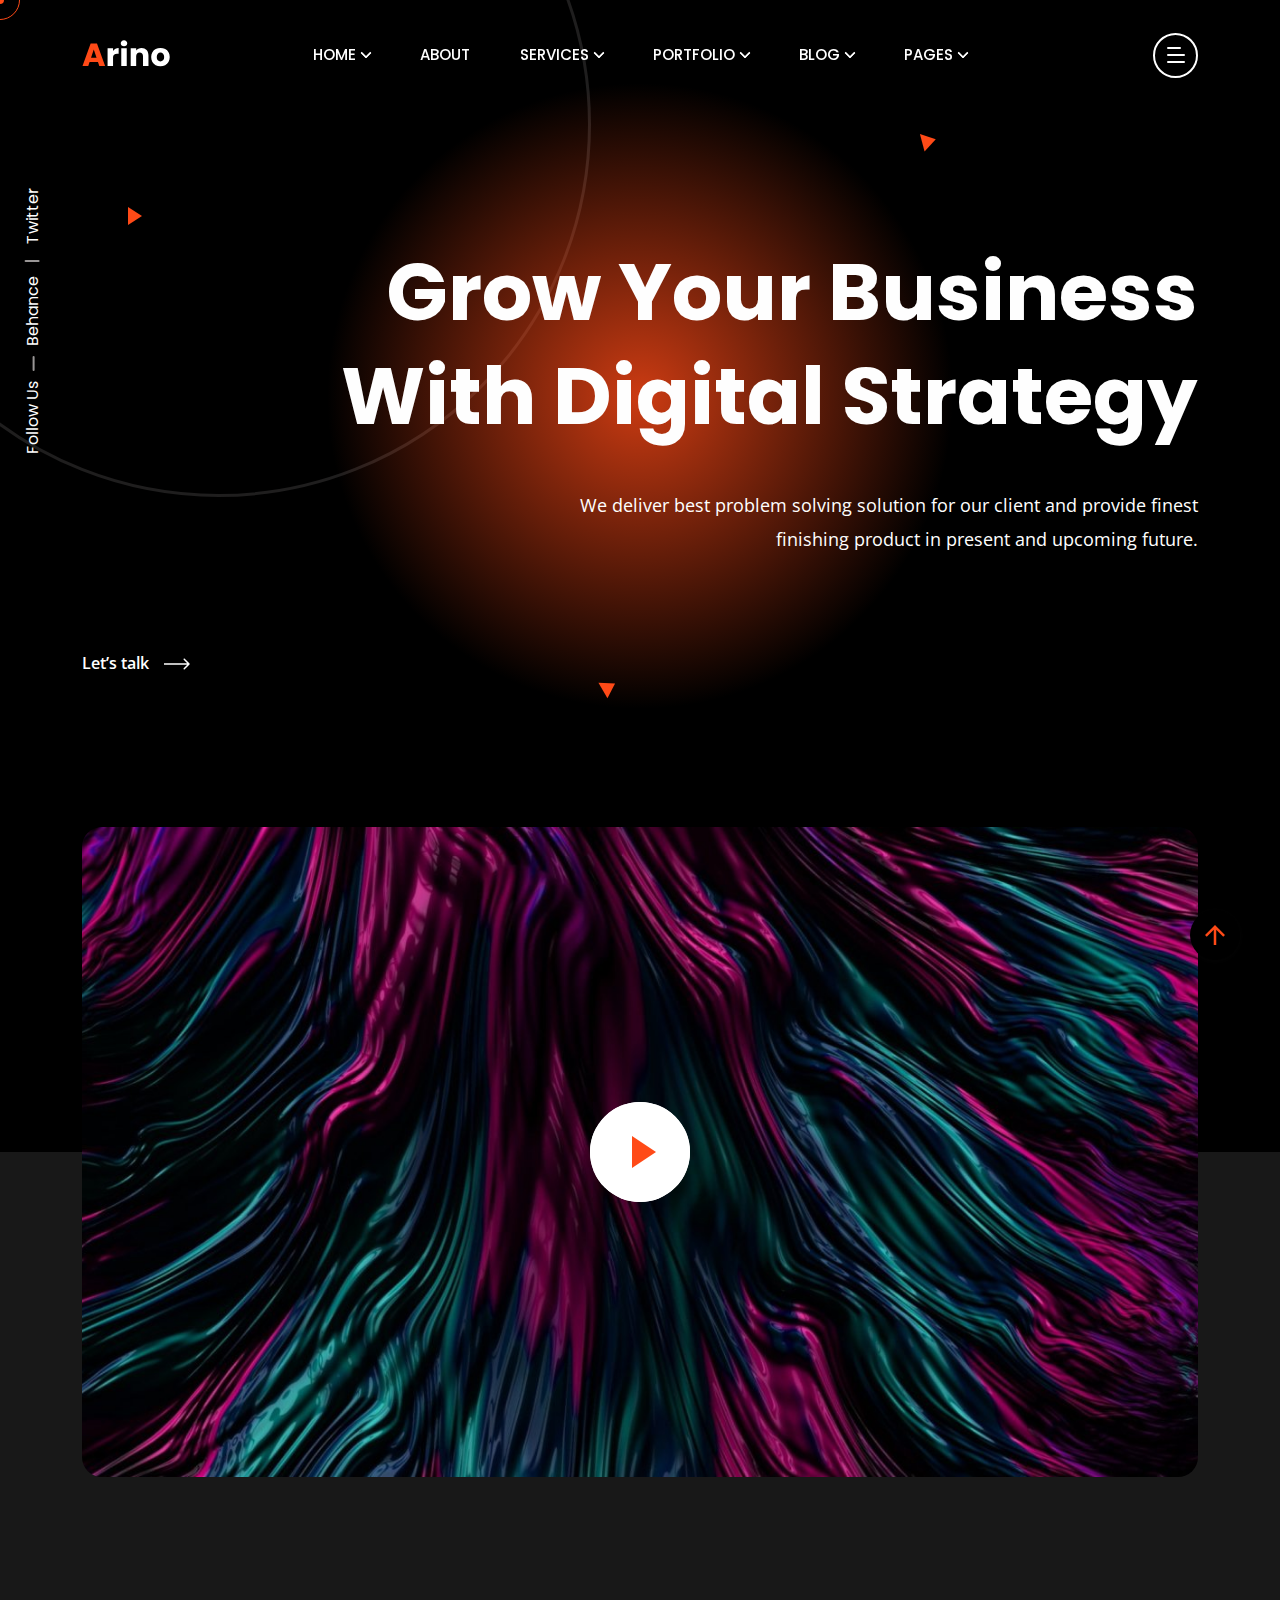
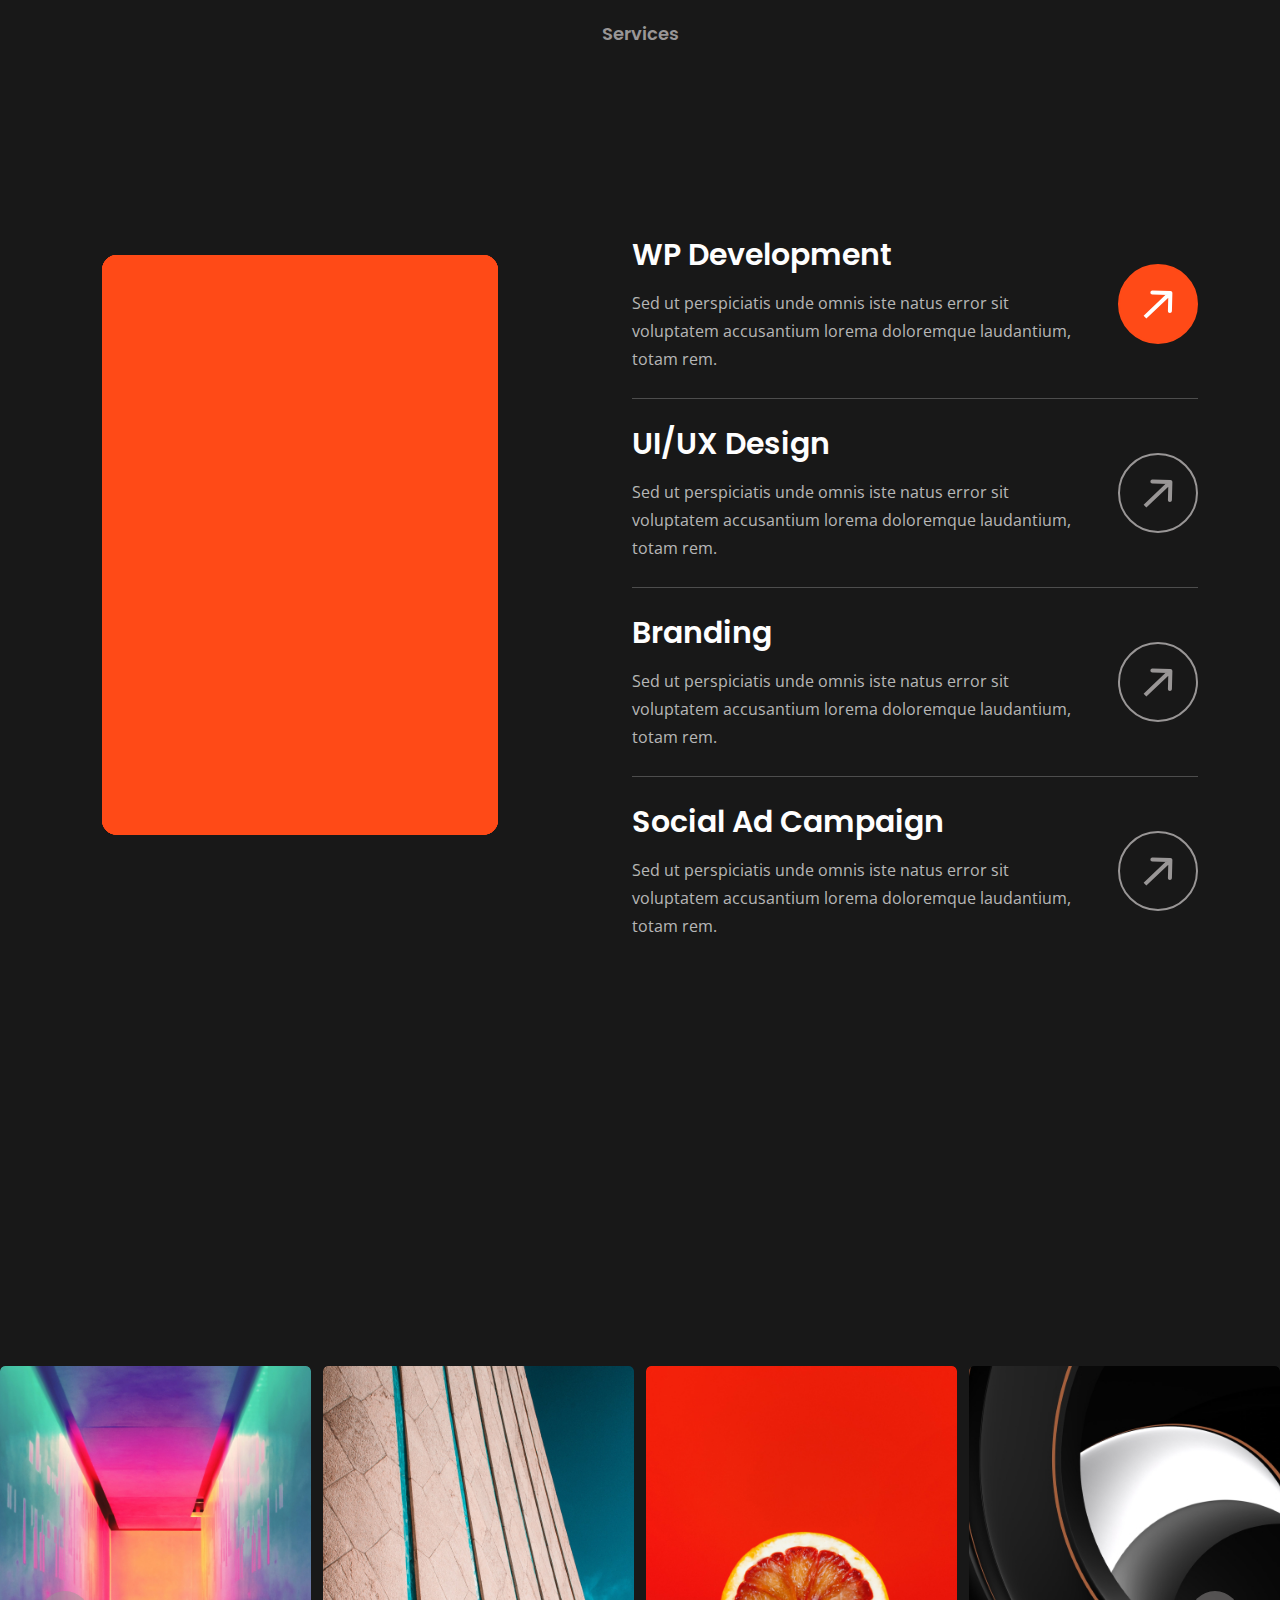
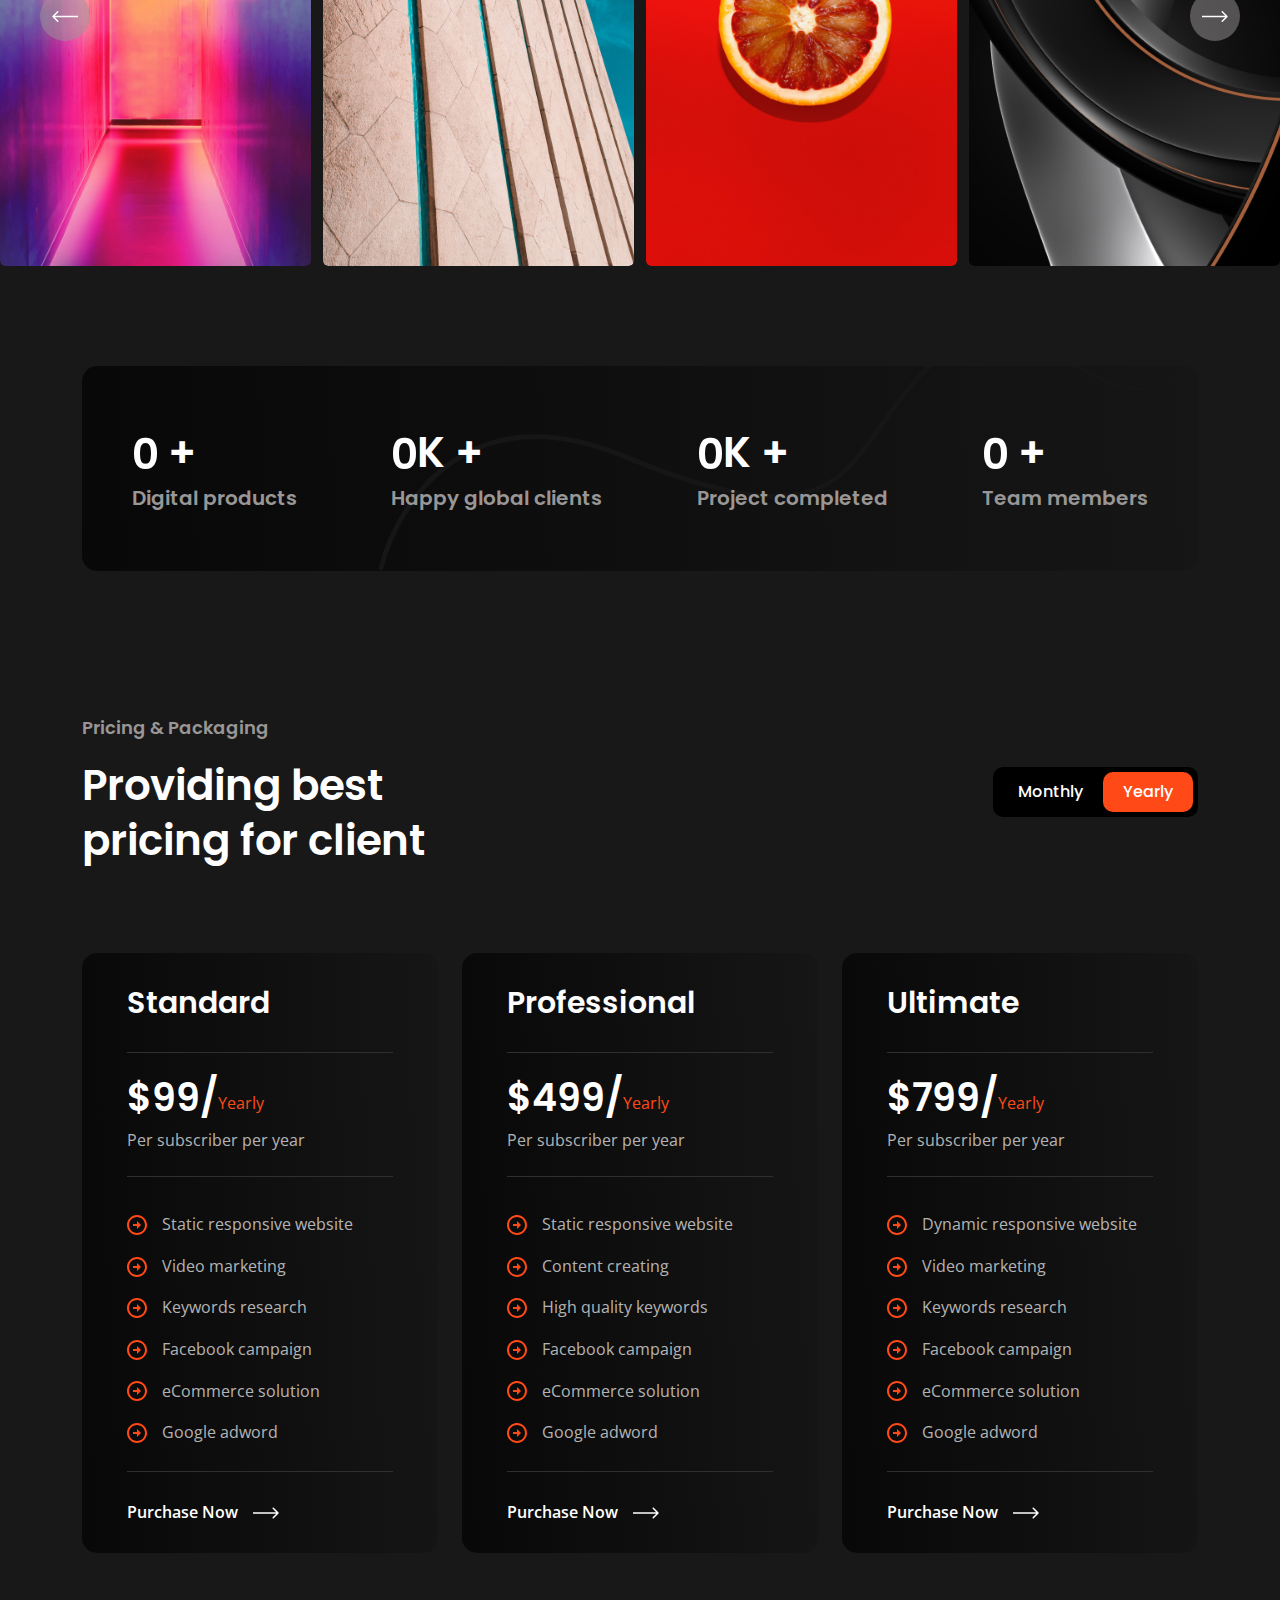
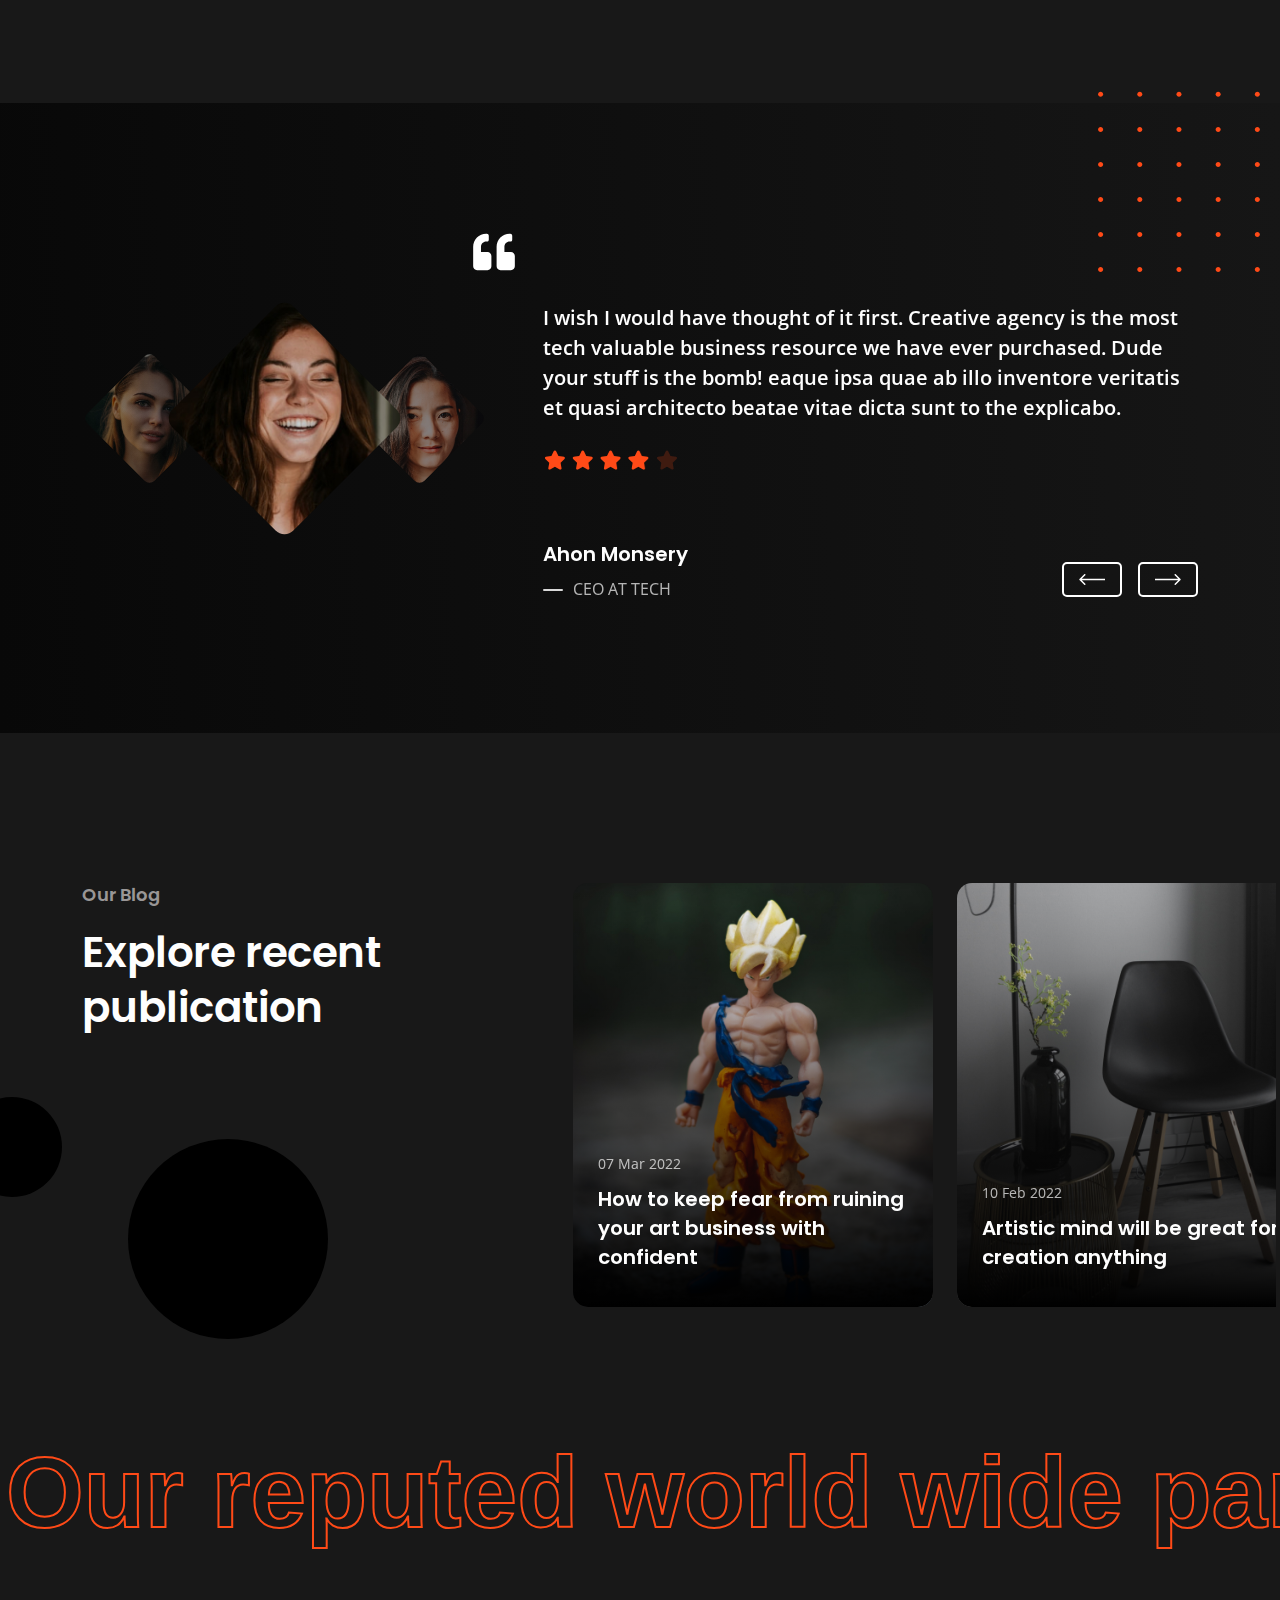
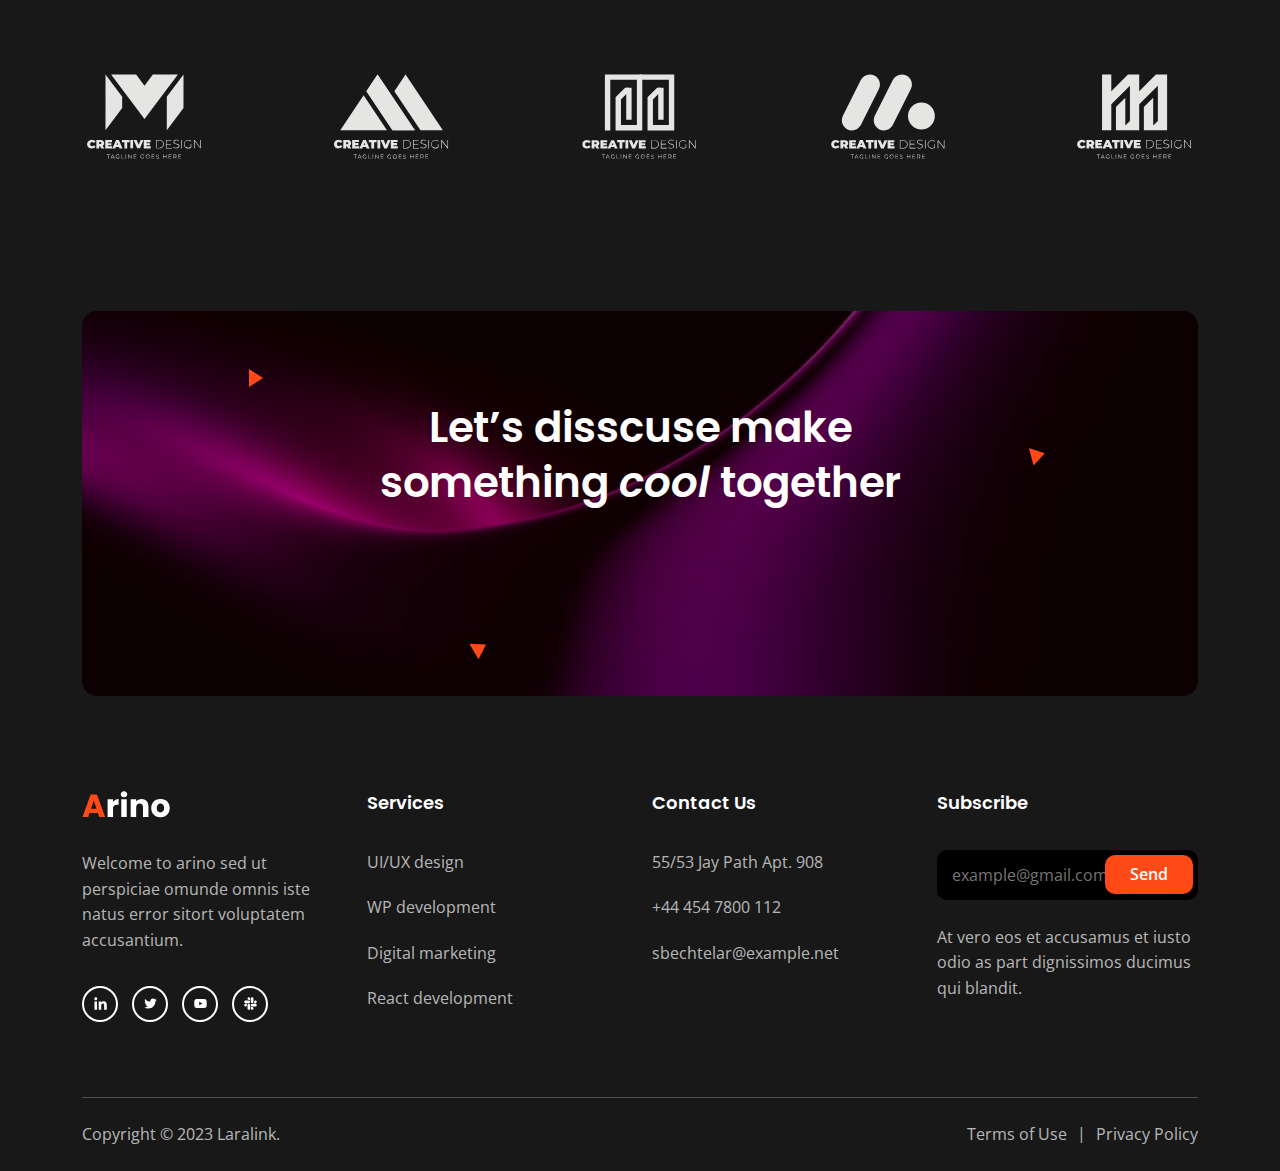
<file: Arino - Template/marketing-agency.html>
<!DOCTYPE html>
<html class="no-js" lang="en">

<head>
  <!-- Meta Tags -->
  <meta charset="utf-8">
  <meta http-equiv="x-ua-compatible" content="ie=edge">
  <meta name="viewport" content="width=device-width, initial-scale=1">
  <meta name="author" content="Laralink">
  <!-- Favicon Icon -->
  <link rel="icon" href="assets/img/favicon.png">
  <!-- Site Title -->
  <title>Arino - Creative Agency Template</title>
  <link rel="stylesheet" href="assets/css/plugins/bootstrap.min.css">
  <link rel="stylesheet" href="assets/css/plugins/lightgallery.min.css">
  <link rel="stylesheet" href="assets/css/plugins/slick.css">
  <link rel="stylesheet" href="assets/css/plugins/lightgallery.min.css">
  <link rel="stylesheet" href="assets/css/plugins/animate.css">
  <link rel="stylesheet" href="assets/css/style.css">
</head>

<body>
  <div class="cs-preloader cs-center">
    <div class="cs-preloader_in"></div>
  </div>
  <!-- Start Header Section -->
  <header class="cs-site_header cs-style1 text-uppercase cs-sticky_header">
    <div class="cs-main_header">
      <div class="container">
        <div class="cs-main_header_in">
          <div class="cs-main_header_left">
            <a class="cs-site_branding" href="index.html">
              <img src="assets/img/logo.svg" alt="Logo">
            </a>
          </div>
          <div class="cs-main_header_center">
            <div class="cs-nav cs-primary_font cs-medium">
              <ul class="cs-nav_list">
                <li class="menu-item-has-children cs-mega_menu">
                  <a href="index.html">Home</a>
                  <ul class="cs-mega_wrapper">
                    <li>
                      <ul>
                        <li>
                          <a href="index.html" class="cs-nav_list_img">
                            <img src="assets/img/demo/main-home.jpeg" alt="" />
                          </a>
                          <a href="index.html">Main Home</a>
                        </li>
                        <li>
                          <a href="showcase-portfolio.html" class="cs-nav_list_img">
                            <img src="assets/img/demo/showcase.jpeg" alt="" />
                          </a>
                          <a href="showcase-portfolio.html">Showcase Portfolio</a>
                        </li>
                      </ul>
                    </li>
                    <li>
                      <ul>
                        <li>
                          <a href="photography-agency.html" class="cs-nav_list_img">
                            <img src="assets/img/demo/photography-agency.jpeg" alt="" />
                          </a>
                          <a href="photography-agency.html">Photography Agency</a>
                        </li>
                        <li>
                          <a href="case-study-showcase.html" class="cs-nav_list_img">
                            <img src="assets/img/demo/case_study_showcase.jpeg" alt="" />
                          </a>
                          <a href="case-study-showcase.html">Case Study Showcase</a>
                        </li>
                      </ul>
                    </li>
                    <li>
                      <ul>
                        <li>
                          <a href="creative-portfolio.html" class="cs-nav_list_img">
                            <img src="assets/img/demo/portfolio.jpeg" alt="" />
                          </a>
                          <a href="creative-portfolio.html">Creative Portfolio</a>
                        </li>
                      </ul>
                    </li>
                    <li>
                      <ul>
                        <li>
                          <a href="digital-agency.html" class="cs-nav_list_img">
                            <img src="assets/img/demo/digital-agency.jpeg" alt="" />
                          </a>
                          <a href="digital-agency.html">Digital Agency</a>
                        </li>
                      </ul>
                    </li>
                    <li>
                      <ul>
                        <li>
                          <a href="marketing-agency.html" class="cs-nav_list_img">
                            <img src="assets/img/demo/marketing.jpeg" alt="" />
                          </a>
                          <a href="marketing-agency.html">Marketing Agency</a>
                        </li>
                      </ul>
                    </li>
                    <li>
                      <ul>
                        <li>
                          <a href="freelancer-agency.html" class="cs-nav_list_img">
                            <img src="assets/img/demo/freelancer-agency.jpeg" alt="" />
                            <span class="cs-header_badge">New</span>
                          </a>
                          <a href="freelancer-agency.html">Freelancing Agency</a>
                        </li>
                      </ul>
                    </li>
                    <li>
                      <ul>
                        <li>
                          <a href="https://arino-html-rtl.vercel.app" target="_blank" class="cs-nav_list_img">
                            <img src="assets/img/demo/rtl.jpeg" alt="" />
                            <span class="cs-header_badge">New</span>
                          </a>
                          <a href="https://arino-html-rtl.vercel.app" target="_blank">RTL Demo</a>
                        </li>
                      </ul>
                    </li>
                  </ul>
                </li>
                <li><a href="about.html">About</a></li>
                <li class="menu-item-has-children"><a href="service.html">Services</a>
                  <ul>
                    <li><a href="service.html">Services</a></li>
                    <li><a href="service-details.html">Service Details</a></li>
                  </ul>
                </li>
                <li class="menu-item-has-children"><a href="portfolio.html">Portfolio</a>
                  <ul>
                    <li><a href="portfolio.html">Portfolio</a></li>
                    <li><a href="portfolio-details.html">Portfolio Details</a></li>
                  </ul>
                </li>
                <li class="menu-item-has-children"><a href="blog.html">Blog</a>
                  <ul>
                    <li><a href="blog.html">Blog</a></li>
                    <li><a href="blog-details.html">Blog Details</a></li>
                  </ul>
                </li>
                <li class="menu-item-has-children"><a href="#">Pages</a>
                  <ul>
                    <li><a href="contact.html">Contact</a></li>
                    <li><a href="team.html">Team</a></li>
                    <li><a href="team-details.html">Team Details</a></li>
                    <li><a href="case-study.html">Case Study Details</a></li>
                    <li><a href="faq.html">FAQ</a></li>
                  </ul>
                </li>
              </ul>
            </div>
          </div>
          <div class="cs-main_header_right">
            <div class="cs-toolbox">
              <span class="cs-icon_btn">
                <span class="cs-icon_btn_in">
                  <span></span>
                  <span></span>
                  <span></span>
                  <span></span>
                </span>
              </span>
            </div>
          </div>
        </div>
      </div>
    </div>
  </header>
  <div class="cs-side_header">
    <button class="cs-close"></button>
    <div class="cs-side_header_overlay"></div>
    <div class="cs-side_header_in">
      <div class="cs-side_header_shape"></div>
      <a class="cs-site_branding" href="index.html">
        <img src="assets/img/footer_logo.svg" alt="Logo">
      </a>
      <div class="cs-side_header_box">
        <h2 class="cs-side_header_heading">Do you have a project in your  <br> mind? Keep connect us.</h2>
      </div>
      <div class="cs-side_header_box">
        <h3 class="cs-side_header_title cs-primary_color">Contact Us</h3>
        <ul class="cs-contact_info cs-style1 cs-mp0">
          <li>
            <svg width="18" height="18" viewBox="0 0 18 18" fill="none" xmlns="http://www.w3.org/2000/svg">
              <path d="M17 12.5C15.75 12.5 14.55 12.3 13.43 11.93C13.08 11.82 12.69 11.9 12.41 12.17L10.21 14.37C7.38 12.93 5.06 10.62 3.62 7.79L5.82 5.58C6.1 5.31 6.18 4.92 6.07 4.57C5.7 3.45 5.5 2.25 5.5 1C5.5 0.45 5.05 0 4.5 0H1C0.45 0 0 0.45 0 1C0 10.39 7.61 18 17 18C17.55 18 18 17.55 18 17V13.5C18 12.95 17.55 12.5 17 12.5ZM9 0V10L12 7H18V0H9Z" fill="#FF4A17"/>
            </svg>
            <span>+44 454 7800 112</span>
          </li>
          <li>
            <svg width="20" height="18" viewBox="0 0 20 18" fill="none" xmlns="http://www.w3.org/2000/svg">
              <path d="M20 6.98V16C20 17.1 19.1 18 18 18H2C0.9 18 0 17.1 0 16V4C0 2.9 0.9 2 2 2H12.1C12.04 2.32 12 2.66 12 3C12 4.48 12.65 5.79 13.67 6.71L10 9L2 4V6L10 11L15.3 7.68C15.84 7.88 16.4 8 17 8C18.13 8 19.16 7.61 20 6.98ZM14 3C14 4.66 15.34 6 17 6C18.66 6 20 4.66 20 3C20 1.34 18.66 0 17 0C15.34 0 14 1.34 14 3Z" fill="#FF4A17"/>
            </svg>              
            <span>infotech@arino.com</span>
          </li>
          <li>
            <svg width="14" height="20" viewBox="0 0 14 20" fill="none" xmlns="http://www.w3.org/2000/svg">
              <path d="M7 0C3.13 0 0 3.13 0 7C0 12.25 7 20 7 20C7 20 14 12.25 14 7C14 3.13 10.87 0 7 0ZM7 9.5C5.62 9.5 4.5 8.38 4.5 7C4.5 5.62 5.62 4.5 7 4.5C8.38 4.5 9.5 5.62 9.5 7C9.5 8.38 8.38 9.5 7 9.5Z" fill="#FF4A17"/>
            </svg>              
            <span>50 Wall Street Suite, 44150 <br>Ohio, United States</span>
          </li>
        </ul>
      </div>
      <div class="cs-side_header_box">
        <h3 class="cs-side_header_title cs-primary_color">Subscribe</h3>
        <div class="cs-newsletter cs-style1">
          <form action="#" class="cs-newsletter_form">
            <input type="email" class="cs-newsletter_input" placeholder="example@gmail.com">
            <button class="cs-newsletter_btn"><span>Send</span></button>
          </form>
          <div class="cs-newsletter_text">At vero eos et accusamus et iusto odio as part dignissimos ducimus qui blandit.</div>
        </div>
      </div>
      <div class="cs-side_header_box">
        <div class="cs-social_btns cs-style1">
          <a href="#" class="cs-center">
            <svg width="15" height="15" viewBox="0 0 15 15" fill="none" xmlns="http://www.w3.org/2000/svg">
              <path d="M4.04799 13.7497H1.45647V5.4043H4.04799V13.7497ZM2.75084 4.2659C1.92215 4.2659 1.25 3.57952 1.25 2.75084C1.25 2.35279 1.40812 1.97105 1.68958 1.68958C1.97105 1.40812 2.35279 1.25 2.75084 1.25C3.14888 1.25 3.53063 1.40812 3.81209 1.68958C4.09355 1.97105 4.25167 2.35279 4.25167 2.75084C4.25167 3.57952 3.57924 4.2659 2.75084 4.2659ZM13.7472 13.7497H11.1613V9.68722C11.1613 8.71903 11.1417 7.4774 9.81389 7.4774C8.46652 7.4774 8.26004 8.5293 8.26004 9.61747V13.7497H5.67132V5.4043H8.15681V6.54269H8.19308C8.53906 5.887 9.38421 5.19503 10.6451 5.19503C13.2679 5.19503 13.75 6.92215 13.75 9.16546V13.7497H13.7472Z" fill="white"></path>
            </svg> 
          </a>
          <a href="#" class="cs-center">
            <svg width="13" height="11" viewBox="0 0 13 11" fill="none" xmlns="http://www.w3.org/2000/svg">
              <path d="M11.4651 2.95396C11.4731 3.065 11.4731 3.17606 11.4731 3.2871C11.4731 6.67383 8.89535 10.5761 4.18402 10.5761C2.73255 10.5761 1.38421 10.1557 0.25 9.42608C0.456226 9.44986 0.654494 9.4578 0.868655 9.4578C2.06629 9.4578 3.16879 9.0533 4.04918 8.36326C2.92291 8.33946 1.97906 7.60183 1.65386 6.5866C1.81251 6.61038 1.97112 6.62624 2.1377 6.62624C2.36771 6.62624 2.59774 6.59451 2.81188 6.53901C1.63802 6.30105 0.757595 5.26996 0.757595 4.02472V3.99301C1.09864 4.18336 1.49524 4.30233 1.91558 4.31818C1.22554 3.85814 0.773464 3.07294 0.773464 2.1846C0.773464 1.70872 0.900344 1.27249 1.12244 0.891774C2.38355 2.44635 4.27919 3.46156 6.40481 3.57262C6.36516 3.38226 6.34136 3.184 6.34136 2.9857C6.34136 1.57388 7.4835 0.423828 8.90323 0.423828C9.64086 0.423828 10.3071 0.733156 10.7751 1.23284C11.354 1.1218 11.9093 0.907643 12.401 0.614185C12.2106 1.20906 11.8061 1.70875 11.2748 2.02598C11.7903 1.97049 12.29 1.82769 12.75 1.62942C12.4011 2.13702 11.9648 2.5891 11.4651 2.95396V2.95396Z" fill="white"></path>
            </svg>                    
          </a>
          <a href="#" class="cs-center">
            <svg width="13" height="9" viewBox="0 0 13 9" fill="none" xmlns="http://www.w3.org/2000/svg">
              <path d="M12.4888 1.48066C12.345 0.939353 11.9215 0.513038 11.3837 0.368362C10.4089 0.105469 6.5 0.105469 6.5 0.105469C6.5 0.105469 2.59116 0.105469 1.61633 0.368362C1.07853 0.513061 0.65496 0.939353 0.5112 1.48066C0.25 2.4618 0.25 4.50887 0.25 4.50887C0.25 4.50887 0.25 6.55595 0.5112 7.53709C0.65496 8.0784 1.07853 8.48695 1.61633 8.63163C2.59116 8.89452 6.5 8.89452 6.5 8.89452C6.5 8.89452 10.4088 8.89452 11.3837 8.63163C11.9215 8.48695 12.345 8.0784 12.4888 7.53709C12.75 6.55595 12.75 4.50887 12.75 4.50887C12.75 4.50887 12.75 2.4618 12.4888 1.48066V1.48066ZM5.22158 6.36746V2.65029L8.48861 4.50892L5.22158 6.36746V6.36746Z" fill="white"></path>
            </svg>                    
          </a>
          <a href="#" class="cs-center">
            <svg width="13" height="13" viewBox="0 0 13 13" fill="none" xmlns="http://www.w3.org/2000/svg">
              <path d="M2.87612 8.149C2.87612 8.87165 2.28571 9.46205 1.56306 9.46205C0.840402 9.46205 0.25 8.87165 0.25 8.149C0.25 7.42634 0.840402 6.83594 1.56306 6.83594H2.87612V8.149ZM3.53795 8.149C3.53795 7.42634 4.12835 6.83594 4.851 6.83594C5.57366 6.83594 6.16406 7.42634 6.16406 8.149V11.4369C6.16406 12.1596 5.57366 12.75 4.851 12.75C4.12835 12.75 3.53795 12.1596 3.53795 11.4369V8.149ZM4.851 2.87612C4.12835 2.87612 3.53795 2.28571 3.53795 1.56306C3.53795 0.840402 4.12835 0.25 4.851 0.25C5.57366 0.25 6.16406 0.840402 6.16406 1.56306V2.87612H4.851V2.87612ZM4.851 3.53795C5.57366 3.53795 6.16406 4.12835 6.16406 4.851C6.16406 5.57366 5.57366 6.16406 4.851 6.16406H1.56306C0.840402 6.16406 0.25 5.57366 0.25 4.851C0.25 4.12835 0.840402 3.53795 1.56306 3.53795H4.851V3.53795ZM10.1239 4.851C10.1239 4.12835 10.7143 3.53795 11.4369 3.53795C12.1596 3.53795 12.75 4.12835 12.75 4.851C12.75 5.57366 12.1596 6.16406 11.4369 6.16406H10.1239V4.851V4.851ZM9.46205 4.851C9.46205 5.57366 8.87165 6.16406 8.149 6.16406C7.42634 6.16406 6.83594 5.57366 6.83594 4.851V1.56306C6.83594 0.840402 7.42634 0.25 8.149 0.25C8.87165 0.25 9.46205 0.840402 9.46205 1.56306V4.851V4.851ZM8.149 10.1239C8.87165 10.1239 9.46205 10.7143 9.46205 11.4369C9.46205 12.1596 8.87165 12.75 8.149 12.75C7.42634 12.75 6.83594 12.1596 6.83594 11.4369V10.1239H8.149ZM8.149 9.46205C7.42634 9.46205 6.83594 8.87165 6.83594 8.149C6.83594 7.42634 7.42634 6.83594 8.149 6.83594H11.4369C12.1596 6.83594 12.75 7.42634 12.75 8.149C12.75 8.87165 12.1596 9.46205 11.4369 9.46205H8.149Z" fill="white"></path>
            </svg>                    
          </a>
        </div>
      </div>
    </div>
  </div>
  <!-- End Header Section -->
  
  <!-- Start Hero -->
  <div class="cs-hero cs-style3 cs-bg cs-fixed_bg cs-shape_wrap_1" id="home">
    <div class="cs-shape_1"></div>
    <div class="cs-shape_1"></div>
    <div class="cs-shape_1"></div>
    <div class="cs-circle_1"></div>
    <div class="cs-circle_2"></div>
    <div class="container">
      <div class="cs-hero_text">
        <h1 class="cs-hero_title text-end wow fadeInRight" data-wow-duration="0.8s" data-wow-delay="0.2s">
          Grow Your Business<br> With Digital Strategy
        </h1>
        <div class="cs-hero_subtitle text-end">We deliver best problem solving solution for our client and provide finest finishing product in present and upcoming future.</div>
        <a href="contact.html" class="cs-text_btn">
          <span>Let’s talk</span>
          <svg width="26" height="12" viewBox="0 0 26 12" fill="none" xmlns="http://www.w3.org/2000/svg">
            <path d="M25.5303 6.53033C25.8232 6.23744 25.8232 5.76256 25.5303 5.46967L20.7574 0.696699C20.4645 0.403806 19.9896 0.403806 19.6967 0.696699C19.4038 0.989593 19.4038 1.46447 19.6967 1.75736L23.9393 6L19.6967 10.2426C19.4038 10.5355 19.4038 11.0104 19.6967 11.3033C19.9896 11.5962 20.4645 11.5962 20.7574 11.3033L25.5303 6.53033ZM0 6.75H25V5.25H0V6.75Z" fill="currentColor"/>
          </svg>                
        </a>
      </div>
    </div>
    <div class="cs-hero_social_wrap cs-left_side cs-primary_font cs-primary_color">
      <div class="cs-hero_social_title">Follow Us</div>
      <ul class="cs-hero_social_links">
        <li><a href="">Behance</a></li>
        <li><a href="">Twitter</a></li>
      </ul>
    </div>
  </div>
  <!-- End Hero -->
  <!-- Start Video Block -->
  <div class="cs-video_block_1_wrap">
    <div class="container">
      <a href="https://www.youtube.com/watch?v=VcaAVWtP48A" class="cs-video_block cs-style1 cs-video_open cs-bg" data-src="assets/img/video_bg_2.jpeg">
        <span class="cs-player_btn cs-accent_color">
          <span></span>       
        </span>
      </a>
    </div>
  </div>
  <!-- End Video Block -->
  <div class="cs-height_145 cs-height_lg_80"></div>
  <!-- Start services Project -->
  <section>
    <div class="container">
      <div class="cs-section_heading cs-style1 text-center">
        <h3 class="cs-section_subtitle">Services</h3>
        <h2 class="cs-section_title wow fadeInUp" data-wow-duration="0.8s" data-wow-delay="0.2s">Our core services</h2>
      </div>
    </div>
    <div class="cs-height_90 cs-height_lg_45"></div>
    <div class="container">
      <div class="cs-iconbox_3_list">
        <div class="cs-hover_tab active">
          <a href="service-details.html" class="cs-iconbox cs-style3">
            <div class="cs-image_layer cs-style1 cs-size_md">
              <div class="cs-image_layer_in">
                <img src="assets/img/service_7.jpeg" alt="Image" class="w-100 cs-radius_15">
              </div>
            </div>
            <span class="cs-iconbox_icon cs-center">
              <svg width="30" height="29" viewBox="0 0 30 29" fill="none" xmlns="http://www.w3.org/2000/svg">
                <path d="M29.3803 3.05172C29.4089 1.94752 28.537 1.02921 27.4328 1.00062L9.43879 0.534749C8.33459 0.506159 7.41628 1.37811 7.38769 2.48231C7.35911 3.58651 8.23106 4.50482 9.33526 4.53341L25.3299 4.94752L24.9158 20.9422C24.8872 22.0464 25.7592 22.9647 26.8634 22.9933C27.9676 23.0218 28.8859 22.1499 28.9144 21.0457L29.3803 3.05172ZM3.37714 28.5502L28.7581 4.4503L26.0039 1.54961L0.622863 25.6495L3.37714 28.5502Z" fill="currentColor"/>
              </svg>                  
            </span>
            <div class="cs-iconbox_in">
              <h2 class="cs-iconbox_title">WP Development</h2>
              <div class="cs-iconbox_subtitle">Sed ut perspiciatis unde omnis iste natus error sit voluptatem accusantium lorema doloremque laudantium, totam rem.</div>
            </div>
          </a>
        </div>
        <div class="cs-hover_tab">
          <a href="service-details.html" class="cs-iconbox cs-style3">
            <div class="cs-image_layer cs-style1 cs-size_md">
              <div class="cs-image_layer_in">
                <img src="assets/img/service_8.jpeg" alt="Image" class="w-100 cs-radius_15">
              </div>
            </div>
            <span class="cs-iconbox_icon cs-center">
              <svg width="30" height="29" viewBox="0 0 30 29" fill="none" xmlns="http://www.w3.org/2000/svg">
                <path d="M29.3803 3.05172C29.4089 1.94752 28.537 1.02921 27.4328 1.00062L9.43879 0.534749C8.33459 0.506159 7.41628 1.37811 7.38769 2.48231C7.35911 3.58651 8.23106 4.50482 9.33526 4.53341L25.3299 4.94752L24.9158 20.9422C24.8872 22.0464 25.7592 22.9647 26.8634 22.9933C27.9676 23.0218 28.8859 22.1499 28.9144 21.0457L29.3803 3.05172ZM3.37714 28.5502L28.7581 4.4503L26.0039 1.54961L0.622863 25.6495L3.37714 28.5502Z" fill="currentColor"/>
              </svg>                  
            </span>
            <div class="cs-iconbox_in">
              <h2 class="cs-iconbox_title">UI/UX Design</h2>
              <div class="cs-iconbox_subtitle">Sed ut perspiciatis unde omnis iste natus error sit voluptatem accusantium lorema doloremque laudantium, totam rem.</div>
            </div>
          </a>
        </div>
        <div class="cs-hover_tab">
          <a href="service-details.html" class="cs-iconbox cs-style3">
            <div class="cs-image_layer cs-style1 cs-size_md">
              <div class="cs-image_layer_in">
                <img src="assets/img/service_9.jpeg" alt="Image" class="w-100 cs-radius_15">
              </div>
            </div>
            <span href="service-details.html" class="cs-iconbox_icon cs-center">
              <svg width="30" height="29" viewBox="0 0 30 29" fill="none" xmlns="http://www.w3.org/2000/svg">
                <path d="M29.3803 3.05172C29.4089 1.94752 28.537 1.02921 27.4328 1.00062L9.43879 0.534749C8.33459 0.506159 7.41628 1.37811 7.38769 2.48231C7.35911 3.58651 8.23106 4.50482 9.33526 4.53341L25.3299 4.94752L24.9158 20.9422C24.8872 22.0464 25.7592 22.9647 26.8634 22.9933C27.9676 23.0218 28.8859 22.1499 28.9144 21.0457L29.3803 3.05172ZM3.37714 28.5502L28.7581 4.4503L26.0039 1.54961L0.622863 25.6495L3.37714 28.5502Z" fill="currentColor"/>
              </svg>                  
            </span>
            <div class="cs-iconbox_in">
              <h2 class="cs-iconbox_title">Branding</h2>
              <div class="cs-iconbox_subtitle">Sed ut perspiciatis unde omnis iste natus error sit voluptatem accusantium lorema doloremque laudantium, totam rem.</div>
            </div>
          </a>
        </div>
        <div class="cs-hover_tab">
          <a href="service-details.html" class="cs-iconbox cs-style3">
            <div class="cs-image_layer cs-style1 cs-size_md">
              <div class="cs-image_layer_in">
                <img src="assets/img/service_10.jpeg" alt="Image" class="w-100 cs-radius_15">
              </div>
            </div>
            <span class="cs-iconbox_icon cs-center">
              <svg width="30" height="29" viewBox="0 0 30 29" fill="none" xmlns="http://www.w3.org/2000/svg">
                <path d="M29.3803 3.05172C29.4089 1.94752 28.537 1.02921 27.4328 1.00062L9.43879 0.534749C8.33459 0.506159 7.41628 1.37811 7.38769 2.48231C7.35911 3.58651 8.23106 4.50482 9.33526 4.53341L25.3299 4.94752L24.9158 20.9422C24.8872 22.0464 25.7592 22.9647 26.8634 22.9933C27.9676 23.0218 28.8859 22.1499 28.9144 21.0457L29.3803 3.05172ZM3.37714 28.5502L28.7581 4.4503L26.0039 1.54961L0.622863 25.6495L3.37714 28.5502Z" fill="currentColor"/>
              </svg>                  
            </span>
            <div class="cs-iconbox_in">
              <h2 class="cs-iconbox_title">Social Ad Campaign</h2>
              <div class="cs-iconbox_subtitle">Sed ut perspiciatis unde omnis iste natus error sit voluptatem accusantium lorema doloremque laudantium, totam rem.</div>
            </div>
          </a>
        </div>
      </div>
      <div class="cs-height_50 cs-height_lg_50"></div>
    </div>
  </section>
  <!-- End services Project -->

  <div class="cs-height_85 cs-height_lg_30"></div>
  <!-- Start General Text -->
  <div class="container">
    <h2 class="cs-font_50 cs-m0 cs-line_height_4 wow fadeInUp" data-wow-duration="0.8s" data-wow-delay="0.2s">Our agile process is ability to adapt and respond to change. We work with love and joyfull together. Check our case study and portfolio.</h2>
  </div>
  <!-- End General Text -->
  <div class="cs-height_90 cs-height_lg_70"></div>

  <!-- Start Portfolio Section -->
  <section>
    <div class="cs-slider cs-style2 cs-gap-12">
      <div class="cs-slider_container" data-autoplay="0" data-loop="1" data-speed="600" data-center="0" data-slides-per-view="responsive" data-xs-slides="1" data-sm-slides="2" data-md-slides="3" data-lg-slides="4" data-add-slides="4">
        <div class="cs-slider_wrapper">
          <div class="cs-slide">
            <a href="portfolio-details.html" class="cs-portfolio cs-style1 cs-type2 cs-size3">
              <div class="cs-portfolio_hover"></div>
              <div class="cs-portfolio_bg cs-bg" data-src="assets/img/portfolio_31.jpeg"></div>
              <div class="cs-portfolio_info">
                <div class="cs-portfolio_info_bg cs-accent_bg"></div>
                <h2 class="cs-portfolio_title">Colorful Art Work</h2>
                <div class="cs-portfolio_subtitle">See Details</div>
              </div>
            </a>
          </div><!-- .cs-slide -->
          <div class="cs-slide">
            <a href="portfolio-details.html" class="cs-portfolio cs-style1 cs-type2 cs-size3">
              <div class="cs-portfolio_hover"></div>
              <div class="cs-portfolio_bg cs-bg" data-src="assets/img/portfolio_32.jpeg"></div>
              <div class="cs-portfolio_info">
                <div class="cs-portfolio_info_bg cs-accent_bg"></div>
                <h2 class="cs-portfolio_title">Colorful Art Work</h2>
                <div class="cs-portfolio_subtitle">See Details</div>
              </div>
            </a>
          </div><!-- .cs-slide -->
          <div class="cs-slide">
            <a href="portfolio-details.html" class="cs-portfolio cs-style1 cs-type2 cs-size3">
              <div class="cs-portfolio_hover"></div>
              <div class="cs-portfolio_bg cs-bg" data-src="assets/img/portfolio_33.jpeg"></div>
              <div class="cs-portfolio_info">
                <div class="cs-portfolio_info_bg cs-accent_bg"></div>
                <h2 class="cs-portfolio_title">Colorful Art Work</h2>
                <div class="cs-portfolio_subtitle">See Details</div>
              </div>
            </a>
          </div><!-- .cs-slide -->
          <div class="cs-slide">
            <a href="portfolio-details.html" class="cs-portfolio cs-style1 cs-type2 cs-size3">
              <div class="cs-portfolio_hover"></div>
              <div class="cs-portfolio_bg cs-bg" data-src="assets/img/portfolio_34.jpeg"></div>
              <div class="cs-portfolio_info">
                <div class="cs-portfolio_info_bg cs-accent_bg"></div>
                <h2 class="cs-portfolio_title">Colorful Art Work</h2>
                <div class="cs-portfolio_subtitle">See Details</div>
              </div>
            </a>
          </div><!-- .cs-slide -->
          <div class="cs-slide">
            <a href="portfolio-details.html" class="cs-portfolio cs-style1 cs-type2 cs-size3">
              <div class="cs-portfolio_hover"></div>
              <div class="cs-portfolio_bg cs-bg" data-src="assets/img/portfolio_31.jpeg"></div>
              <div class="cs-portfolio_info">
                <div class="cs-portfolio_info_bg cs-accent_bg"></div>
                <h2 class="cs-portfolio_title">Colorful Art Work</h2>
                <div class="cs-portfolio_subtitle">See Details</div>
              </div>
            </a>
          </div><!-- .cs-slide -->
          <div class="cs-slide">
            <a href="portfolio-details.html" class="cs-portfolio cs-style1 cs-type2 cs-size3">
              <div class="cs-portfolio_hover"></div>
              <div class="cs-portfolio_bg cs-bg" data-src="assets/img/portfolio_32.jpeg"></div>
              <div class="cs-portfolio_info">
                <div class="cs-portfolio_info_bg cs-accent_bg"></div>
                <h2 class="cs-portfolio_title">Colorful Art Work</h2>
                <div class="cs-portfolio_subtitle">See Details</div>
              </div>
            </a>
          </div><!-- .cs-slide -->
          <div class="cs-slide">
            <a href="portfolio-details.html" class="cs-portfolio cs-style1 cs-type2 cs-size3">
              <div class="cs-portfolio_hover"></div>
              <div class="cs-portfolio_bg cs-bg" data-src="assets/img/portfolio_33.jpeg"></div>
              <div class="cs-portfolio_info">
                <div class="cs-portfolio_info_bg cs-accent_bg"></div>
                <h2 class="cs-portfolio_title">Colorful Art Work</h2>
                <div class="cs-portfolio_subtitle">See Details</div>
              </div>
            </a>
          </div><!-- .cs-slide -->
          <div class="cs-slide">
            <a href="portfolio-details.html" class="cs-portfolio cs-style1 cs-type2 cs-size3">
              <div class="cs-portfolio_hover"></div>
              <div class="cs-portfolio_bg cs-bg" data-src="assets/img/portfolio_34.jpeg"></div>
              <div class="cs-portfolio_info">
                <div class="cs-portfolio_info_bg cs-accent_bg"></div>
                <h2 class="cs-portfolio_title">Colorful Art Work</h2>
                <div class="cs-portfolio_subtitle">See Details</div>
              </div>
            </a>
          </div><!-- .cs-slide -->
        </div>
      </div><!-- .cs-slider_container -->
      <div class="cs-pagination cs-style1 cs-hidden_desktop"></div>
      <div class="cs-slider_arrows cs-style2 cs-primary_color">
        <div class="cs-left_arrow cs-center">
          <svg width="26" height="13" viewBox="0 0 26 13" fill="none" xmlns="http://www.w3.org/2000/svg">
            <path d="M0.469791 5.96967C0.176899 6.26256 0.176899 6.73744 0.469791 7.03033L5.24276 11.8033C5.53566 12.0962 6.01053 12.0962 6.30342 11.8033C6.59632 11.5104 6.59632 11.0355 6.30342 10.7426L2.06078 6.5L6.30342 2.25736C6.59632 1.96447 6.59632 1.48959 6.30342 1.1967C6.01053 0.903806 5.53566 0.903806 5.24276 1.1967L0.469791 5.96967ZM26.0001 5.75L1.00012 5.75V7.25L26.0001 7.25V5.75Z" fill="currentColor"/>
          </svg>                  
        </div>
        <div class="cs-right_arrow cs-center">
          <svg width="26" height="13" viewBox="0 0 26 13" fill="none" xmlns="http://www.w3.org/2000/svg">
            <path d="M25.5305 7.03033C25.8233 6.73744 25.8233 6.26256 25.5305 5.96967L20.7575 1.1967C20.4646 0.903806 19.9897 0.903806 19.6968 1.1967C19.4039 1.48959 19.4039 1.96447 19.6968 2.25736L23.9395 6.5L19.6968 10.7426C19.4039 11.0355 19.4039 11.5104 19.6968 11.8033C19.9897 12.0962 20.4646 12.0962 20.7575 11.8033L25.5305 7.03033ZM0.00012207 7.25H25.0001V5.75H0.00012207V7.25Z" fill="currentColor"/>
          </svg>                  
        </div>
      </div>
    </div><!-- .cs-slider -->
  </section>
  <!-- End Portfolio Section -->

  <div class="cs-height_100 cs-height_lg_80"></div>
  <!-- Start FunFact -->
  <section>
    <div class="container">
      <div class="cs-funfact_wrap_2 cs-no_shadow">
        <div class="cs-funfact_shape" data-src="assets/img/funfact_shape_bg.svg"></div>
        <div class="cs-funfacts">
          <div>
            <div class="cs-funfact cs-style2">
              <div class="cs-funfact_number cs-primary_font cs-semi_bold cs-primary_color"><span data-count-to="550" class="odometer"></span> <span class="cs-plus">+</span></div>
              <h3 class="cs-funfact_title">Digital products</h3>
            </div>
          </div>
          <div>
            <div class="cs-funfact cs-style2">
              <div class="cs-funfact_number cs-primary_font cs-semi_bold cs-primary_color"><span data-count-to="35" class="odometer"></span>K <span class="cs-plus">+</span></div>
              <h3 class="cs-funfact_title">Happy global clients</h3>
            </div>
          </div>
          <div>
            <div class="cs-funfact cs-style2">
              <div class="cs-funfact_number cs-primary_font cs-semi_bold cs-primary_color"><span data-count-to="40" class="odometer"></span>K <span class="cs-plus">+</span></div>
              <h3 class="cs-funfact_title">Project completed</h3>
            </div>
          </div>
          <div>
            <div class="cs-funfact cs-style2">
              <div class="cs-funfact_number cs-primary_font cs-semi_bold cs-primary_color"><span data-count-to="130" class="odometer"></span> <span class="cs-plus">+</span></div>
              <h3 class="cs-funfact_title">Team members</h3>
            </div>
          </div>
        </div>
      </div>
    </div>
  </section>
  <!-- End FunFact -->
  <div class="cs-height_145 cs-height_lg_80"></div>
  <!-- Start Pricing Plan -->
  <section>
    <div class="container">
      <div class="cs-tabs cs-style1">
        <div class="cs-tabs_heading">
          <div class="cs-section_heading cs-style1">
            <h3 class="cs-section_subtitle">Pricing & Packaging</h3>
            <h2 class="cs-section_title">Providing best <br>pricing for client</h2>
          </div>
          <ul class="cs-tab_links cs-style1 cs-mp0 cs-primary_font">
            <li><a href="#tab_1">Monthly</a></li>
            <li class="active"><a href="#tab_2">Yearly</a></li>
          </ul>
        </div><!-- .cs-tabs_heading -->
        <div class="cs-height_85 cs-height_lg_40"></div>
        <div class="cs-tab_body">
          <div class="cs-tab" id="tab_1">
            <div class="row">
              <div class="col-lg-4">
                <div class="cs-pricing_table cs-style1">
                  <h2 class="cs-pricing_title">Standard</h2>
                  <div class="cs-pricing_info">
                    <div class="cs-price">
                      <h3 class="cs-white_color">$59/</h3>
                      <span class="cs-accent_color">Yearly</span>
                    </div>
                    <div class="cs-price_text">Per subscriber per year</div>
                  </div>
                  <ul class="cs-pricing_feature cs-mp0">
                    <li>
                      <span class="cs-feature_icon cs-accent_color">
                        <svg width="20" height="20" viewBox="0 0 20 20" fill="none" xmlns="http://www.w3.org/2000/svg">
                          <path d="M2 10C2 5.59 5.59 2 10 2C14.41 2 18 5.59 18 10C18 14.41 14.41 18 10 18C5.59 18 2 14.41 2 10ZM0 10C0 15.52 4.48 20 10 20C15.52 20 20 15.52 20 10C20 4.48 15.52 0 10 0C4.48 0 0 4.48 0 10ZM10 9H6L6 11H10V14L14 10L10 6L10 9Z" fill="currentColor"/>
                        </svg>
                      </span>
                      <span>Static responsive website</span>
                    </li>
                    <li>
                      <span class="cs-feature_icon cs-accent_color">
                        <svg width="20" height="20" viewBox="0 0 20 20" fill="none" xmlns="http://www.w3.org/2000/svg">
                          <path d="M2 10C2 5.59 5.59 2 10 2C14.41 2 18 5.59 18 10C18 14.41 14.41 18 10 18C5.59 18 2 14.41 2 10ZM0 10C0 15.52 4.48 20 10 20C15.52 20 20 15.52 20 10C20 4.48 15.52 0 10 0C4.48 0 0 4.48 0 10ZM10 9H6L6 11H10V14L14 10L10 6L10 9Z" fill="currentColor"/>
                        </svg>
                      </span>
                      <span>Video marketing</span>
                    </li>
                    <li>
                      <span class="cs-feature_icon cs-accent_color">
                        <svg width="20" height="20" viewBox="0 0 20 20" fill="none" xmlns="http://www.w3.org/2000/svg">
                          <path d="M2 10C2 5.59 5.59 2 10 2C14.41 2 18 5.59 18 10C18 14.41 14.41 18 10 18C5.59 18 2 14.41 2 10ZM0 10C0 15.52 4.48 20 10 20C15.52 20 20 15.52 20 10C20 4.48 15.52 0 10 0C4.48 0 0 4.48 0 10ZM10 9H6L6 11H10V14L14 10L10 6L10 9Z" fill="currentColor"/>
                        </svg>
                      </span>
                      <span>Keywords research</span>
                    </li>
                    <li>
                      <span class="cs-feature_icon cs-accent_color">
                        <svg width="20" height="20" viewBox="0 0 20 20" fill="none" xmlns="http://www.w3.org/2000/svg">
                          <path d="M2 10C2 5.59 5.59 2 10 2C14.41 2 18 5.59 18 10C18 14.41 14.41 18 10 18C5.59 18 2 14.41 2 10ZM0 10C0 15.52 4.48 20 10 20C15.52 20 20 15.52 20 10C20 4.48 15.52 0 10 0C4.48 0 0 4.48 0 10ZM10 9H6L6 11H10V14L14 10L10 6L10 9Z" fill="currentColor"/>
                        </svg>
                      </span>
                      <span>Facebook campaign</span>
                    </li>
                    <li>
                      <span class="cs-feature_icon cs-accent_color">
                        <svg width="20" height="20" viewBox="0 0 20 20" fill="none" xmlns="http://www.w3.org/2000/svg">
                          <path d="M2 10C2 5.59 5.59 2 10 2C14.41 2 18 5.59 18 10C18 14.41 14.41 18 10 18C5.59 18 2 14.41 2 10ZM0 10C0 15.52 4.48 20 10 20C15.52 20 20 15.52 20 10C20 4.48 15.52 0 10 0C4.48 0 0 4.48 0 10ZM10 9H6L6 11H10V14L14 10L10 6L10 9Z" fill="currentColor"/>
                        </svg>
                      </span>
                      <span>eCommerce solution</span>
                    </li>
                    <li>
                      <span class="cs-feature_icon cs-accent_color">
                        <svg width="20" height="20" viewBox="0 0 20 20" fill="none" xmlns="http://www.w3.org/2000/svg">
                          <path d="M2 10C2 5.59 5.59 2 10 2C14.41 2 18 5.59 18 10C18 14.41 14.41 18 10 18C5.59 18 2 14.41 2 10ZM0 10C0 15.52 4.48 20 10 20C15.52 20 20 15.52 20 10C20 4.48 15.52 0 10 0C4.48 0 0 4.48 0 10ZM10 9H6L6 11H10V14L14 10L10 6L10 9Z" fill="currentColor"/>
                        </svg>
                      </span>
                      <span>Google adword</span>
                    </li>
                  </ul>
                  <div class="cs-pricing_btn_wrap">
                    <a href="#" class="cs-text_btn">
                      <span>Purchase Now</span>
                      <svg width="26" height="12" viewBox="0 0 26 12" fill="none" xmlns="http://www.w3.org/2000/svg">
                        <path d="M25.5303 6.53033C25.8232 6.23744 25.8232 5.76256 25.5303 5.46967L20.7574 0.696699C20.4645 0.403806 19.9896 0.403806 19.6967 0.696699C19.4038 0.989593 19.4038 1.46447 19.6967 1.75736L23.9393 6L19.6967 10.2426C19.4038 10.5355 19.4038 11.0104 19.6967 11.3033C19.9896 11.5962 20.4645 11.5962 20.7574 11.3033L25.5303 6.53033ZM0 6.75H25V5.25H0V6.75Z" fill="currentColor"/>
                      </svg>                
                    </a>
                  </div>
                </div>
                <div class="cs-height_25 cs-height_lg_25"></div>
              </div>
              <div class="col-lg-4">
                <div class="cs-pricing_table cs-style1">
                  <h2 class="cs-pricing_title">Professional</h2>
                  <div class="cs-pricing_info">
                    <div class="cs-price">
                      <h3 class="cs-white_color">$299/</h3>
                      <span class="cs-accent_color">Yearly</span>
                    </div>
                    <div class="cs-price_text">Per subscriber per year</div>
                  </div>
                  <ul class="cs-pricing_feature cs-mp0">
                    <li>
                      <span class="cs-feature_icon cs-accent_color">
                        <svg width="20" height="20" viewBox="0 0 20 20" fill="none" xmlns="http://www.w3.org/2000/svg">
                          <path d="M2 10C2 5.59 5.59 2 10 2C14.41 2 18 5.59 18 10C18 14.41 14.41 18 10 18C5.59 18 2 14.41 2 10ZM0 10C0 15.52 4.48 20 10 20C15.52 20 20 15.52 20 10C20 4.48 15.52 0 10 0C4.48 0 0 4.48 0 10ZM10 9H6L6 11H10V14L14 10L10 6L10 9Z" fill="currentColor"/>
                        </svg>
                      </span>
                      <span>Static responsive website</span>
                    </li>
                    <li>
                      <span class="cs-feature_icon cs-accent_color">
                        <svg width="20" height="20" viewBox="0 0 20 20" fill="none" xmlns="http://www.w3.org/2000/svg">
                          <path d="M2 10C2 5.59 5.59 2 10 2C14.41 2 18 5.59 18 10C18 14.41 14.41 18 10 18C5.59 18 2 14.41 2 10ZM0 10C0 15.52 4.48 20 10 20C15.52 20 20 15.52 20 10C20 4.48 15.52 0 10 0C4.48 0 0 4.48 0 10ZM10 9H6L6 11H10V14L14 10L10 6L10 9Z" fill="currentColor"/>
                        </svg>
                      </span>
                      <span>Content creating</span>
                    </li>
                    <li>
                      <span class="cs-feature_icon cs-accent_color">
                        <svg width="20" height="20" viewBox="0 0 20 20" fill="none" xmlns="http://www.w3.org/2000/svg">
                          <path d="M2 10C2 5.59 5.59 2 10 2C14.41 2 18 5.59 18 10C18 14.41 14.41 18 10 18C5.59 18 2 14.41 2 10ZM0 10C0 15.52 4.48 20 10 20C15.52 20 20 15.52 20 10C20 4.48 15.52 0 10 0C4.48 0 0 4.48 0 10ZM10 9H6L6 11H10V14L14 10L10 6L10 9Z" fill="currentColor"/>
                        </svg>
                      </span>
                      <span>High quality keywords</span>
                    </li>
                    <li>
                      <span class="cs-feature_icon cs-accent_color">
                        <svg width="20" height="20" viewBox="0 0 20 20" fill="none" xmlns="http://www.w3.org/2000/svg">
                          <path d="M2 10C2 5.59 5.59 2 10 2C14.41 2 18 5.59 18 10C18 14.41 14.41 18 10 18C5.59 18 2 14.41 2 10ZM0 10C0 15.52 4.48 20 10 20C15.52 20 20 15.52 20 10C20 4.48 15.52 0 10 0C4.48 0 0 4.48 0 10ZM10 9H6L6 11H10V14L14 10L10 6L10 9Z" fill="currentColor"/>
                        </svg>
                      </span>
                      <span>Facebook campaign</span>
                    </li>
                    <li>
                      <span class="cs-feature_icon cs-accent_color">
                        <svg width="20" height="20" viewBox="0 0 20 20" fill="none" xmlns="http://www.w3.org/2000/svg">
                          <path d="M2 10C2 5.59 5.59 2 10 2C14.41 2 18 5.59 18 10C18 14.41 14.41 18 10 18C5.59 18 2 14.41 2 10ZM0 10C0 15.52 4.48 20 10 20C15.52 20 20 15.52 20 10C20 4.48 15.52 0 10 0C4.48 0 0 4.48 0 10ZM10 9H6L6 11H10V14L14 10L10 6L10 9Z" fill="currentColor"/>
                        </svg>
                      </span>
                      <span>eCommerce solution</span>
                    </li>
                    <li>
                      <span class="cs-feature_icon cs-accent_color">
                        <svg width="20" height="20" viewBox="0 0 20 20" fill="none" xmlns="http://www.w3.org/2000/svg">
                          <path d="M2 10C2 5.59 5.59 2 10 2C14.41 2 18 5.59 18 10C18 14.41 14.41 18 10 18C5.59 18 2 14.41 2 10ZM0 10C0 15.52 4.48 20 10 20C15.52 20 20 15.52 20 10C20 4.48 15.52 0 10 0C4.48 0 0 4.48 0 10ZM10 9H6L6 11H10V14L14 10L10 6L10 9Z" fill="currentColor"/>
                        </svg>
                      </span>
                      <span>Google adword</span>
                    </li>
                  </ul>
                  <div class="cs-pricing_btn_wrap">
                    <a href="#" class="cs-text_btn">
                      <span>Purchase Now</span>
                      <svg width="26" height="12" viewBox="0 0 26 12" fill="none" xmlns="http://www.w3.org/2000/svg">
                        <path d="M25.5303 6.53033C25.8232 6.23744 25.8232 5.76256 25.5303 5.46967L20.7574 0.696699C20.4645 0.403806 19.9896 0.403806 19.6967 0.696699C19.4038 0.989593 19.4038 1.46447 19.6967 1.75736L23.9393 6L19.6967 10.2426C19.4038 10.5355 19.4038 11.0104 19.6967 11.3033C19.9896 11.5962 20.4645 11.5962 20.7574 11.3033L25.5303 6.53033ZM0 6.75H25V5.25H0V6.75Z" fill="currentColor"/>
                      </svg>                
                    </a>
                  </div>
                </div>
                <div class="cs-height_25 cs-height_lg_25"></div>
              </div>
              <div class="col-lg-4">
                <div class="cs-pricing_table cs-style1">
                  <h2 class="cs-pricing_title">Ultimate</h2>
                  <div class="cs-pricing_info">
                    <div class="cs-price">
                      <h3 class="cs-white_color">$599/</h3>
                      <span class="cs-accent_color">Yearly</span>
                    </div>
                    <div class="cs-price_text">Per subscriber per year</div>
                  </div>
                  <ul class="cs-pricing_feature cs-mp0">
                    <li>
                      <span class="cs-feature_icon cs-accent_color">
                        <svg width="20" height="20" viewBox="0 0 20 20" fill="none" xmlns="http://www.w3.org/2000/svg">
                          <path d="M2 10C2 5.59 5.59 2 10 2C14.41 2 18 5.59 18 10C18 14.41 14.41 18 10 18C5.59 18 2 14.41 2 10ZM0 10C0 15.52 4.48 20 10 20C15.52 20 20 15.52 20 10C20 4.48 15.52 0 10 0C4.48 0 0 4.48 0 10ZM10 9H6L6 11H10V14L14 10L10 6L10 9Z" fill="currentColor"/>
                        </svg>
                      </span>
                      <span>Dynamic responsive website</span>
                    </li>
                    <li>
                      <span class="cs-feature_icon cs-accent_color">
                        <svg width="20" height="20" viewBox="0 0 20 20" fill="none" xmlns="http://www.w3.org/2000/svg">
                          <path d="M2 10C2 5.59 5.59 2 10 2C14.41 2 18 5.59 18 10C18 14.41 14.41 18 10 18C5.59 18 2 14.41 2 10ZM0 10C0 15.52 4.48 20 10 20C15.52 20 20 15.52 20 10C20 4.48 15.52 0 10 0C4.48 0 0 4.48 0 10ZM10 9H6L6 11H10V14L14 10L10 6L10 9Z" fill="currentColor"/>
                        </svg>
                      </span>
                      <span>Video marketing</span>
                    </li>
                    <li>
                      <span class="cs-feature_icon cs-accent_color">
                        <svg width="20" height="20" viewBox="0 0 20 20" fill="none" xmlns="http://www.w3.org/2000/svg">
                          <path d="M2 10C2 5.59 5.59 2 10 2C14.41 2 18 5.59 18 10C18 14.41 14.41 18 10 18C5.59 18 2 14.41 2 10ZM0 10C0 15.52 4.48 20 10 20C15.52 20 20 15.52 20 10C20 4.48 15.52 0 10 0C4.48 0 0 4.48 0 10ZM10 9H6L6 11H10V14L14 10L10 6L10 9Z" fill="currentColor"/>
                        </svg>
                      </span>
                      <span>Keywords research</span>
                    </li>
                    <li>
                      <span class="cs-feature_icon cs-accent_color">
                        <svg width="20" height="20" viewBox="0 0 20 20" fill="none" xmlns="http://www.w3.org/2000/svg">
                          <path d="M2 10C2 5.59 5.59 2 10 2C14.41 2 18 5.59 18 10C18 14.41 14.41 18 10 18C5.59 18 2 14.41 2 10ZM0 10C0 15.52 4.48 20 10 20C15.52 20 20 15.52 20 10C20 4.48 15.52 0 10 0C4.48 0 0 4.48 0 10ZM10 9H6L6 11H10V14L14 10L10 6L10 9Z" fill="currentColor"/>
                        </svg>
                      </span>
                      <span>Facebook campaign</span>
                    </li>
                    <li>
                      <span class="cs-feature_icon cs-accent_color">
                        <svg width="20" height="20" viewBox="0 0 20 20" fill="none" xmlns="http://www.w3.org/2000/svg">
                          <path d="M2 10C2 5.59 5.59 2 10 2C14.41 2 18 5.59 18 10C18 14.41 14.41 18 10 18C5.59 18 2 14.41 2 10ZM0 10C0 15.52 4.48 20 10 20C15.52 20 20 15.52 20 10C20 4.48 15.52 0 10 0C4.48 0 0 4.48 0 10ZM10 9H6L6 11H10V14L14 10L10 6L10 9Z" fill="currentColor"/>
                        </svg>
                      </span>
                      <span>eCommerce solution</span>
                    </li>
                    <li>
                      <span class="cs-feature_icon cs-accent_color">
                        <svg width="20" height="20" viewBox="0 0 20 20" fill="none" xmlns="http://www.w3.org/2000/svg">
                          <path d="M2 10C2 5.59 5.59 2 10 2C14.41 2 18 5.59 18 10C18 14.41 14.41 18 10 18C5.59 18 2 14.41 2 10ZM0 10C0 15.52 4.48 20 10 20C15.52 20 20 15.52 20 10C20 4.48 15.52 0 10 0C4.48 0 0 4.48 0 10ZM10 9H6L6 11H10V14L14 10L10 6L10 9Z" fill="currentColor"/>
                        </svg>
                      </span>
                      <span>Google adword</span>
                    </li>
                  </ul>
                  <div class="cs-pricing_btn_wrap">
                    <a href="#" class="cs-text_btn">
                      <span>Purchase Now</span>
                      <svg width="26" height="12" viewBox="0 0 26 12" fill="none" xmlns="http://www.w3.org/2000/svg">
                        <path d="M25.5303 6.53033C25.8232 6.23744 25.8232 5.76256 25.5303 5.46967L20.7574 0.696699C20.4645 0.403806 19.9896 0.403806 19.6967 0.696699C19.4038 0.989593 19.4038 1.46447 19.6967 1.75736L23.9393 6L19.6967 10.2426C19.4038 10.5355 19.4038 11.0104 19.6967 11.3033C19.9896 11.5962 20.4645 11.5962 20.7574 11.3033L25.5303 6.53033ZM0 6.75H25V5.25H0V6.75Z" fill="currentColor"/>
                      </svg>                
                    </a>
                  </div>
                </div>
                <div class="cs-height_25 cs-height_lg_25"></div>
              </div>
            </div>
          </div><!-- .cs-tab -->
          <div class="cs-tab active" id="tab_2">
            <div class="row">
              <div class="col-lg-4">
                <div class="cs-pricing_table cs-style1">
                  <h2 class="cs-pricing_title">Standard</h2>
                  <div class="cs-pricing_info">
                    <div class="cs-price">
                      <h3 class="cs-white_color">$99/</h3>
                      <span class="cs-accent_color">Yearly</span>
                    </div>
                    <div class="cs-price_text">Per subscriber per year</div>
                  </div>
                  <ul class="cs-pricing_feature cs-mp0">
                    <li>
                      <span class="cs-feature_icon cs-accent_color">
                        <svg width="20" height="20" viewBox="0 0 20 20" fill="none" xmlns="http://www.w3.org/2000/svg">
                          <path d="M2 10C2 5.59 5.59 2 10 2C14.41 2 18 5.59 18 10C18 14.41 14.41 18 10 18C5.59 18 2 14.41 2 10ZM0 10C0 15.52 4.48 20 10 20C15.52 20 20 15.52 20 10C20 4.48 15.52 0 10 0C4.48 0 0 4.48 0 10ZM10 9H6L6 11H10V14L14 10L10 6L10 9Z" fill="currentColor"/>
                        </svg>
                      </span>
                      <span>Static responsive website</span>
                    </li>
                    <li>
                      <span class="cs-feature_icon cs-accent_color">
                        <svg width="20" height="20" viewBox="0 0 20 20" fill="none" xmlns="http://www.w3.org/2000/svg">
                          <path d="M2 10C2 5.59 5.59 2 10 2C14.41 2 18 5.59 18 10C18 14.41 14.41 18 10 18C5.59 18 2 14.41 2 10ZM0 10C0 15.52 4.48 20 10 20C15.52 20 20 15.52 20 10C20 4.48 15.52 0 10 0C4.48 0 0 4.48 0 10ZM10 9H6L6 11H10V14L14 10L10 6L10 9Z" fill="currentColor"/>
                        </svg>
                      </span>
                      <span>Video marketing</span>
                    </li>
                    <li>
                      <span class="cs-feature_icon cs-accent_color">
                        <svg width="20" height="20" viewBox="0 0 20 20" fill="none" xmlns="http://www.w3.org/2000/svg">
                          <path d="M2 10C2 5.59 5.59 2 10 2C14.41 2 18 5.59 18 10C18 14.41 14.41 18 10 18C5.59 18 2 14.41 2 10ZM0 10C0 15.52 4.48 20 10 20C15.52 20 20 15.52 20 10C20 4.48 15.52 0 10 0C4.48 0 0 4.48 0 10ZM10 9H6L6 11H10V14L14 10L10 6L10 9Z" fill="currentColor"/>
                        </svg>
                      </span>
                      <span>Keywords research</span>
                    </li>
                    <li>
                      <span class="cs-feature_icon cs-accent_color">
                        <svg width="20" height="20" viewBox="0 0 20 20" fill="none" xmlns="http://www.w3.org/2000/svg">
                          <path d="M2 10C2 5.59 5.59 2 10 2C14.41 2 18 5.59 18 10C18 14.41 14.41 18 10 18C5.59 18 2 14.41 2 10ZM0 10C0 15.52 4.48 20 10 20C15.52 20 20 15.52 20 10C20 4.48 15.52 0 10 0C4.48 0 0 4.48 0 10ZM10 9H6L6 11H10V14L14 10L10 6L10 9Z" fill="currentColor"/>
                        </svg>
                      </span>
                      <span>Facebook campaign</span>
                    </li>
                    <li>
                      <span class="cs-feature_icon cs-accent_color">
                        <svg width="20" height="20" viewBox="0 0 20 20" fill="none" xmlns="http://www.w3.org/2000/svg">
                          <path d="M2 10C2 5.59 5.59 2 10 2C14.41 2 18 5.59 18 10C18 14.41 14.41 18 10 18C5.59 18 2 14.41 2 10ZM0 10C0 15.52 4.48 20 10 20C15.52 20 20 15.52 20 10C20 4.48 15.52 0 10 0C4.48 0 0 4.48 0 10ZM10 9H6L6 11H10V14L14 10L10 6L10 9Z" fill="currentColor"/>
                        </svg>
                      </span>
                      <span>eCommerce solution</span>
                    </li>
                    <li>
                      <span class="cs-feature_icon cs-accent_color">
                        <svg width="20" height="20" viewBox="0 0 20 20" fill="none" xmlns="http://www.w3.org/2000/svg">
                          <path d="M2 10C2 5.59 5.59 2 10 2C14.41 2 18 5.59 18 10C18 14.41 14.41 18 10 18C5.59 18 2 14.41 2 10ZM0 10C0 15.52 4.48 20 10 20C15.52 20 20 15.52 20 10C20 4.48 15.52 0 10 0C4.48 0 0 4.48 0 10ZM10 9H6L6 11H10V14L14 10L10 6L10 9Z" fill="currentColor"/>
                        </svg>
                      </span>
                      <span>Google adword</span>
                    </li>
                  </ul>
                  <div class="cs-pricing_btn_wrap">
                    <a href="#" class="cs-text_btn">
                      <span>Purchase Now</span>
                      <svg width="26" height="12" viewBox="0 0 26 12" fill="none" xmlns="http://www.w3.org/2000/svg">
                        <path d="M25.5303 6.53033C25.8232 6.23744 25.8232 5.76256 25.5303 5.46967L20.7574 0.696699C20.4645 0.403806 19.9896 0.403806 19.6967 0.696699C19.4038 0.989593 19.4038 1.46447 19.6967 1.75736L23.9393 6L19.6967 10.2426C19.4038 10.5355 19.4038 11.0104 19.6967 11.3033C19.9896 11.5962 20.4645 11.5962 20.7574 11.3033L25.5303 6.53033ZM0 6.75H25V5.25H0V6.75Z" fill="currentColor"/>
                      </svg>                
                    </a>
                  </div>
                </div>
                <div class="cs-height_25 cs-height_lg_25"></div>
              </div>
              <div class="col-lg-4">
                <div class="cs-pricing_table cs-style1">
                  <h2 class="cs-pricing_title">Professional</h2>
                  <div class="cs-pricing_info">
                    <div class="cs-price">
                      <h3 class="cs-white_color">$499/</h3>
                      <span class="cs-accent_color">Yearly</span>
                    </div>
                    <div class="cs-price_text">Per subscriber per year</div>
                  </div>
                  <ul class="cs-pricing_feature cs-mp0">
                    <li>
                      <span class="cs-feature_icon cs-accent_color">
                        <svg width="20" height="20" viewBox="0 0 20 20" fill="none" xmlns="http://www.w3.org/2000/svg">
                          <path d="M2 10C2 5.59 5.59 2 10 2C14.41 2 18 5.59 18 10C18 14.41 14.41 18 10 18C5.59 18 2 14.41 2 10ZM0 10C0 15.52 4.48 20 10 20C15.52 20 20 15.52 20 10C20 4.48 15.52 0 10 0C4.48 0 0 4.48 0 10ZM10 9H6L6 11H10V14L14 10L10 6L10 9Z" fill="currentColor"/>
                        </svg>
                      </span>
                      <span>Static responsive website</span>
                    </li>
                    <li>
                      <span class="cs-feature_icon cs-accent_color">
                        <svg width="20" height="20" viewBox="0 0 20 20" fill="none" xmlns="http://www.w3.org/2000/svg">
                          <path d="M2 10C2 5.59 5.59 2 10 2C14.41 2 18 5.59 18 10C18 14.41 14.41 18 10 18C5.59 18 2 14.41 2 10ZM0 10C0 15.52 4.48 20 10 20C15.52 20 20 15.52 20 10C20 4.48 15.52 0 10 0C4.48 0 0 4.48 0 10ZM10 9H6L6 11H10V14L14 10L10 6L10 9Z" fill="currentColor"/>
                        </svg>
                      </span>
                      <span>Content creating</span>
                    </li>
                    <li>
                      <span class="cs-feature_icon cs-accent_color">
                        <svg width="20" height="20" viewBox="0 0 20 20" fill="none" xmlns="http://www.w3.org/2000/svg">
                          <path d="M2 10C2 5.59 5.59 2 10 2C14.41 2 18 5.59 18 10C18 14.41 14.41 18 10 18C5.59 18 2 14.41 2 10ZM0 10C0 15.52 4.48 20 10 20C15.52 20 20 15.52 20 10C20 4.48 15.52 0 10 0C4.48 0 0 4.48 0 10ZM10 9H6L6 11H10V14L14 10L10 6L10 9Z" fill="currentColor"/>
                        </svg>
                      </span>
                      <span>High quality keywords</span>
                    </li>
                    <li>
                      <span class="cs-feature_icon cs-accent_color">
                        <svg width="20" height="20" viewBox="0 0 20 20" fill="none" xmlns="http://www.w3.org/2000/svg">
                          <path d="M2 10C2 5.59 5.59 2 10 2C14.41 2 18 5.59 18 10C18 14.41 14.41 18 10 18C5.59 18 2 14.41 2 10ZM0 10C0 15.52 4.48 20 10 20C15.52 20 20 15.52 20 10C20 4.48 15.52 0 10 0C4.48 0 0 4.48 0 10ZM10 9H6L6 11H10V14L14 10L10 6L10 9Z" fill="currentColor"/>
                        </svg>
                      </span>
                      <span>Facebook campaign</span>
                    </li>
                    <li>
                      <span class="cs-feature_icon cs-accent_color">
                        <svg width="20" height="20" viewBox="0 0 20 20" fill="none" xmlns="http://www.w3.org/2000/svg">
                          <path d="M2 10C2 5.59 5.59 2 10 2C14.41 2 18 5.59 18 10C18 14.41 14.41 18 10 18C5.59 18 2 14.41 2 10ZM0 10C0 15.52 4.48 20 10 20C15.52 20 20 15.52 20 10C20 4.48 15.52 0 10 0C4.48 0 0 4.48 0 10ZM10 9H6L6 11H10V14L14 10L10 6L10 9Z" fill="currentColor"/>
                        </svg>
                      </span>
                      <span>eCommerce solution</span>
                    </li>
                    <li>
                      <span class="cs-feature_icon cs-accent_color">
                        <svg width="20" height="20" viewBox="0 0 20 20" fill="none" xmlns="http://www.w3.org/2000/svg">
                          <path d="M2 10C2 5.59 5.59 2 10 2C14.41 2 18 5.59 18 10C18 14.41 14.41 18 10 18C5.59 18 2 14.41 2 10ZM0 10C0 15.52 4.48 20 10 20C15.52 20 20 15.52 20 10C20 4.48 15.52 0 10 0C4.48 0 0 4.48 0 10ZM10 9H6L6 11H10V14L14 10L10 6L10 9Z" fill="currentColor"/>
                        </svg>
                      </span>
                      <span>Google adword</span>
                    </li>
                  </ul>
                  <div class="cs-pricing_btn_wrap">
                    <a href="#" class="cs-text_btn">
                      <span>Purchase Now</span>
                      <svg width="26" height="12" viewBox="0 0 26 12" fill="none" xmlns="http://www.w3.org/2000/svg">
                        <path d="M25.5303 6.53033C25.8232 6.23744 25.8232 5.76256 25.5303 5.46967L20.7574 0.696699C20.4645 0.403806 19.9896 0.403806 19.6967 0.696699C19.4038 0.989593 19.4038 1.46447 19.6967 1.75736L23.9393 6L19.6967 10.2426C19.4038 10.5355 19.4038 11.0104 19.6967 11.3033C19.9896 11.5962 20.4645 11.5962 20.7574 11.3033L25.5303 6.53033ZM0 6.75H25V5.25H0V6.75Z" fill="currentColor"/>
                      </svg>                
                    </a>
                  </div>
                </div>
                <div class="cs-height_25 cs-height_lg_25"></div>
              </div>
              <div class="col-lg-4">
                <div class="cs-pricing_table cs-style1">
                  <h2 class="cs-pricing_title">Ultimate</h2>
                  <div class="cs-pricing_info">
                    <div class="cs-price">
                      <h3 class="cs-white_color">$799/</h3>
                      <span class="cs-accent_color">Yearly</span>
                    </div>
                    <div class="cs-price_text">Per subscriber per year</div>
                  </div>
                  <ul class="cs-pricing_feature cs-mp0">
                    <li>
                      <span class="cs-feature_icon cs-accent_color">
                        <svg width="20" height="20" viewBox="0 0 20 20" fill="none" xmlns="http://www.w3.org/2000/svg">
                          <path d="M2 10C2 5.59 5.59 2 10 2C14.41 2 18 5.59 18 10C18 14.41 14.41 18 10 18C5.59 18 2 14.41 2 10ZM0 10C0 15.52 4.48 20 10 20C15.52 20 20 15.52 20 10C20 4.48 15.52 0 10 0C4.48 0 0 4.48 0 10ZM10 9H6L6 11H10V14L14 10L10 6L10 9Z" fill="currentColor"/>
                        </svg>
                      </span>
                      <span>Dynamic responsive website</span>
                    </li>
                    <li>
                      <span class="cs-feature_icon cs-accent_color">
                        <svg width="20" height="20" viewBox="0 0 20 20" fill="none" xmlns="http://www.w3.org/2000/svg">
                          <path d="M2 10C2 5.59 5.59 2 10 2C14.41 2 18 5.59 18 10C18 14.41 14.41 18 10 18C5.59 18 2 14.41 2 10ZM0 10C0 15.52 4.48 20 10 20C15.52 20 20 15.52 20 10C20 4.48 15.52 0 10 0C4.48 0 0 4.48 0 10ZM10 9H6L6 11H10V14L14 10L10 6L10 9Z" fill="currentColor"/>
                        </svg>
                      </span>
                      <span>Video marketing</span>
                    </li>
                    <li>
                      <span class="cs-feature_icon cs-accent_color">
                        <svg width="20" height="20" viewBox="0 0 20 20" fill="none" xmlns="http://www.w3.org/2000/svg">
                          <path d="M2 10C2 5.59 5.59 2 10 2C14.41 2 18 5.59 18 10C18 14.41 14.41 18 10 18C5.59 18 2 14.41 2 10ZM0 10C0 15.52 4.48 20 10 20C15.52 20 20 15.52 20 10C20 4.48 15.52 0 10 0C4.48 0 0 4.48 0 10ZM10 9H6L6 11H10V14L14 10L10 6L10 9Z" fill="currentColor"/>
                        </svg>
                      </span>
                      <span>Keywords research</span>
                    </li>
                    <li>
                      <span class="cs-feature_icon cs-accent_color">
                        <svg width="20" height="20" viewBox="0 0 20 20" fill="none" xmlns="http://www.w3.org/2000/svg">
                          <path d="M2 10C2 5.59 5.59 2 10 2C14.41 2 18 5.59 18 10C18 14.41 14.41 18 10 18C5.59 18 2 14.41 2 10ZM0 10C0 15.52 4.48 20 10 20C15.52 20 20 15.52 20 10C20 4.48 15.52 0 10 0C4.48 0 0 4.48 0 10ZM10 9H6L6 11H10V14L14 10L10 6L10 9Z" fill="currentColor"/>
                        </svg>
                      </span>
                      <span>Facebook campaign</span>
                    </li>
                    <li>
                      <span class="cs-feature_icon cs-accent_color">
                        <svg width="20" height="20" viewBox="0 0 20 20" fill="none" xmlns="http://www.w3.org/2000/svg">
                          <path d="M2 10C2 5.59 5.59 2 10 2C14.41 2 18 5.59 18 10C18 14.41 14.41 18 10 18C5.59 18 2 14.41 2 10ZM0 10C0 15.52 4.48 20 10 20C15.52 20 20 15.52 20 10C20 4.48 15.52 0 10 0C4.48 0 0 4.48 0 10ZM10 9H6L6 11H10V14L14 10L10 6L10 9Z" fill="currentColor"/>
                        </svg>
                      </span>
                      <span>eCommerce solution</span>
                    </li>
                    <li>
                      <span class="cs-feature_icon cs-accent_color">
                        <svg width="20" height="20" viewBox="0 0 20 20" fill="none" xmlns="http://www.w3.org/2000/svg">
                          <path d="M2 10C2 5.59 5.59 2 10 2C14.41 2 18 5.59 18 10C18 14.41 14.41 18 10 18C5.59 18 2 14.41 2 10ZM0 10C0 15.52 4.48 20 10 20C15.52 20 20 15.52 20 10C20 4.48 15.52 0 10 0C4.48 0 0 4.48 0 10ZM10 9H6L6 11H10V14L14 10L10 6L10 9Z" fill="currentColor"/>
                        </svg>
                      </span>
                      <span>Google adword</span>
                    </li>
                  </ul>
                  <div class="cs-pricing_btn_wrap">
                    <a href="#" class="cs-text_btn">
                      <span>Purchase Now</span>
                      <svg width="26" height="12" viewBox="0 0 26 12" fill="none" xmlns="http://www.w3.org/2000/svg">
                        <path d="M25.5303 6.53033C25.8232 6.23744 25.8232 5.76256 25.5303 5.46967L20.7574 0.696699C20.4645 0.403806 19.9896 0.403806 19.6967 0.696699C19.4038 0.989593 19.4038 1.46447 19.6967 1.75736L23.9393 6L19.6967 10.2426C19.4038 10.5355 19.4038 11.0104 19.6967 11.3033C19.9896 11.5962 20.4645 11.5962 20.7574 11.3033L25.5303 6.53033ZM0 6.75H25V5.25H0V6.75Z" fill="currentColor"/>
                      </svg>                
                    </a>
                  </div>
                </div>
                <div class="cs-height_25 cs-height_lg_25"></div>
              </div>
            </div>
          </div><!-- .cs-tab -->
        </div><!-- .cs-tab_body -->
      </div><!-- .cs-tabs -->
    </div>
  </section>
  <!-- End Pricing Plan -->
  <div class="cs-height_125 cs-height_lg_55"></div>
  <!-- Start Testimonial Section -->
  <section class="cs-gradient_bg_1 cs-shape_wrap_3 cs-parallax">
    <div class="cs-shape_3 cs-to_up">
      <svg width="162" height="181" viewBox="0 0 162 181" fill="none" xmlns="http://www.w3.org/2000/svg">
        <path d="M156.833 178.434C156.833 177.053 157.954 175.932 159.335 175.932C160.716 175.932 161.837 177.053 161.837 178.434C161.837 179.814 160.716 180.935 159.335 180.935C157.954 180.935 156.833 179.814 156.833 178.434Z" fill="#FF4A17"/>
        <path d="M117.65 178.434C117.65 177.053 118.771 175.932 120.152 175.932C121.533 175.932 122.653 177.053 122.653 178.434C122.653 179.814 121.533 180.935 120.152 180.935C118.771 180.935 117.65 179.814 117.65 178.434Z" fill="#FF4A17"/>
        <path d="M78.4694 178.434C78.4694 177.053 79.5902 175.932 80.971 175.932C82.3517 175.932 83.4726 177.053 83.4726 178.434C83.4726 179.814 82.3517 180.935 80.971 180.935C79.5876 180.935 78.4694 179.814 78.4694 178.434Z" fill="#FF4A17"/>
        <path d="M39.286 178.434C39.286 177.053 40.4069 175.932 41.7876 175.932C43.1684 175.932 44.2893 177.053 44.2893 178.434C44.2893 179.814 43.1684 180.935 41.7876 180.935C40.4069 180.935 39.286 179.814 39.286 178.434Z" fill="#FF4A17"/>
        <path d="M0.102661 178.434C0.102661 177.053 1.22354 175.932 2.60429 175.932C3.98504 175.932 5.10591 177.053 5.10591 178.434C5.10591 179.814 3.98504 180.935 2.60429 180.935C1.22091 180.935 0.102661 179.814 0.102661 178.434Z" fill="#FF4A17"/>
        <path d="M156.833 143.419C156.833 142.038 157.954 140.917 159.335 140.917C160.716 140.917 161.837 142.038 161.837 143.419C161.837 144.799 160.716 145.92 159.335 145.92C157.954 145.92 156.833 144.799 156.833 143.419Z" fill="#FF4A17"/>
        <path d="M117.65 143.419C117.65 142.038 118.771 140.917 120.152 140.917C121.533 140.917 122.653 142.038 122.653 143.419C122.653 144.799 121.533 145.92 120.152 145.92C118.771 145.92 117.65 144.799 117.65 143.419Z" fill="#FF4A17"/>
        <path d="M78.4694 143.419C78.4694 142.038 79.5902 140.917 80.971 140.917C82.3517 140.917 83.4726 142.038 83.4726 143.419C83.4726 144.799 82.3517 145.92 80.971 145.92C79.5876 145.92 78.4694 144.799 78.4694 143.419Z" fill="#FF4A17"/>
        <path d="M39.286 143.419C39.286 142.038 40.4069 140.917 41.7876 140.917C43.1684 140.917 44.2893 142.038 44.2893 143.419C44.2893 144.799 43.1684 145.92 41.7876 145.92C40.4069 145.92 39.286 144.799 39.286 143.419Z" fill="#FF4A17"/>
        <path d="M0.102661 143.419C0.102661 142.038 1.22354 140.917 2.60429 140.917C3.98504 140.917 5.10591 142.038 5.10591 143.419C5.10591 144.799 3.98504 145.92 2.60429 145.92C1.22091 145.92 0.102661 144.799 0.102661 143.419Z" fill="#FF4A17"/>
        <path d="M156.833 108.404C156.833 107.023 157.954 105.902 159.335 105.902C160.716 105.902 161.837 107.023 161.837 108.404C161.837 109.785 160.716 110.906 159.335 110.906C157.954 110.906 156.833 109.787 156.833 108.404Z" fill="#FF4A17"/>
        <path d="M120.152 110.906C121.533 110.906 122.653 109.786 122.653 108.404C122.653 107.022 121.533 105.902 120.152 105.902C118.77 105.902 117.65 107.022 117.65 108.404C117.65 109.786 118.77 110.906 120.152 110.906Z" fill="#FF4A17"/>
        <path d="M80.9684 110.906C82.35 110.906 83.47 109.786 83.47 108.404C83.47 107.022 82.35 105.902 80.9684 105.902C79.5868 105.902 78.4668 107.022 78.4668 108.404C78.4668 109.786 79.5868 110.906 80.9684 110.906Z" fill="#FF4A17"/>
        <path d="M39.286 108.404C39.286 107.023 40.4069 105.902 41.7876 105.902C43.1684 105.902 44.2893 107.023 44.2893 108.404C44.2893 109.785 43.1684 110.906 41.7876 110.906C40.4069 110.906 39.286 109.787 39.286 108.404Z" fill="#FF4A17"/>
        <path d="M0.102661 108.404C0.102661 107.023 1.22354 105.902 2.60429 105.902C3.98504 105.902 5.10591 107.023 5.10591 108.404C5.10591 109.785 3.98504 110.906 2.60429 110.906C1.22091 110.906 0.102661 109.787 0.102661 108.404Z" fill="#FF4A17"/>
        <path d="M156.833 73.3918C156.833 72.011 157.954 70.8901 159.335 70.8901C160.716 70.8901 161.837 72.011 161.837 73.3918C161.837 74.7725 160.716 75.8934 159.335 75.8934C157.954 75.8908 156.833 74.7725 156.833 73.3918Z" fill="#FF4A17"/>
        <path d="M120.152 75.8934C121.533 75.8934 122.653 74.7734 122.653 73.3918C122.653 72.0102 121.533 70.8901 120.152 70.8901C118.77 70.8901 117.65 72.0102 117.65 73.3918C117.65 74.7734 118.77 75.8934 120.152 75.8934Z" fill="#FF4A17"/>
        <path d="M80.9684 75.8934C82.35 75.8934 83.47 74.7734 83.47 73.3918C83.47 72.0102 82.35 70.8901 80.9684 70.8901C79.5868 70.8901 78.4668 72.0102 78.4668 73.3918C78.4668 74.7734 79.5868 75.8934 80.9684 75.8934Z" fill="#FF4A17"/>
        <path d="M39.286 73.3918C39.286 72.011 40.4069 70.8901 41.7876 70.8901C43.1684 70.8901 44.2893 72.011 44.2893 73.3918C44.2893 74.7725 43.1684 75.8934 41.7876 75.8934C40.4069 75.8934 39.286 74.7725 39.286 73.3918Z" fill="#FF4A17"/>
        <path d="M0.102661 73.3918C0.102661 72.011 1.22354 70.8901 2.60429 70.8901C3.98504 70.8901 5.10591 72.011 5.10591 73.3918C5.10591 74.7725 3.98504 75.8934 2.60429 75.8934C1.22091 75.8908 0.102661 74.7725 0.102661 73.3918Z" fill="#FF4A17"/>
        <path d="M156.833 38.3766C156.833 36.9959 157.954 35.875 159.335 35.875C160.716 35.875 161.837 36.9959 161.837 38.3766C161.837 39.7574 160.716 40.8782 159.335 40.8782C157.954 40.8756 156.833 39.7574 156.833 38.3766Z" fill="#FF4A17"/>
        <path d="M120.152 40.8782C121.533 40.8782 122.653 39.7582 122.653 38.3766C122.653 36.995 121.533 35.875 120.152 35.875C118.77 35.875 117.65 36.995 117.65 38.3766C117.65 39.7582 118.77 40.8782 120.152 40.8782Z" fill="#FF4A17"/>
        <path d="M80.9684 40.8782C82.35 40.8782 83.47 39.7582 83.47 38.3766C83.47 36.995 82.35 35.875 80.9684 35.875C79.5868 35.875 78.4668 36.995 78.4668 38.3766C78.4668 39.7582 79.5868 40.8782 80.9684 40.8782Z" fill="#FF4A17"/>
        <path d="M39.286 38.3766C39.286 36.9959 40.4069 35.875 41.7876 35.875C43.1684 35.875 44.2893 36.9959 44.2893 38.3766C44.2893 39.7574 43.1684 40.8782 41.7876 40.8782C40.4069 40.8782 39.286 39.7574 39.286 38.3766Z" fill="#FF4A17"/>
        <path d="M0.102661 38.3766C0.102661 36.9959 1.22354 35.875 2.60429 35.875C3.98504 35.875 5.10591 36.9959 5.10591 38.3766C5.10591 39.7574 3.98504 40.8782 2.60429 40.8782C1.22091 40.8756 0.102661 39.7574 0.102661 38.3766Z" fill="#FF4A17"/>
        <path d="M156.833 3.36198C156.833 1.98123 157.954 0.860352 159.335 0.860352C160.716 0.860352 161.837 1.98123 161.837 3.36198C161.837 4.74273 160.716 5.8636 159.335 5.8636C157.954 5.8636 156.833 4.74273 156.833 3.36198Z" fill="#FF4A17"/>
        <path d="M117.65 3.36198C117.65 1.98123 118.771 0.860352 120.152 0.860352C121.533 0.860352 122.653 1.98123 122.653 3.36198C122.653 4.74273 121.533 5.8636 120.152 5.8636C118.771 5.8636 117.65 4.74273 117.65 3.36198Z" fill="#FF4A17"/>
        <path d="M78.4694 3.36198C78.4694 1.98123 79.5902 0.860352 80.971 0.860352C82.3517 0.860352 83.4726 1.98123 83.4726 3.36198C83.4726 4.74273 82.3517 5.8636 80.971 5.8636C79.5876 5.8636 78.4694 4.74273 78.4694 3.36198Z" fill="#FF4A17"/>
        <path d="M39.286 3.36198C39.286 1.98123 40.4069 0.860352 41.7876 0.860352C43.1684 0.860352 44.2893 1.98123 44.2893 3.36198C44.2893 4.74273 43.1684 5.8636 41.7876 5.8636C40.4069 5.8636 39.286 4.74273 39.286 3.36198Z" fill="#FF4A17"/>
        <path d="M0.102661 3.36198C0.102661 1.98123 1.22354 0.860352 2.60429 0.860352C3.98504 0.860352 5.10591 1.98123 5.10591 3.36198C5.10591 4.74273 3.98504 5.8636 2.60429 5.8636C1.22091 5.8636 0.102661 4.74273 0.102661 3.36198Z" fill="#FF4A17"/>
      </svg>        
    </div>
    <div class="cs-height_130 cs-height_lg_80"></div>
    <div class="container">
      <div class="cs-testimonial_slider">
        <div class="cs-testimonial_slider_left">
          <div class="slider-nav cs-style1">
            <div class="slider-for_item item-nav">
              <div class="slider-nav_item">
                <div class="cs-rotate_img">
                  <div class="cs-rotate_img_in">
                    <img src="assets/img/testimonial_1.jpeg" alt="Nav Image">
                  </div>
                </div>
              </div>
            </div>
            <div class="slider-for_item item-nav">
              <div class="slider-nav_item">
                <div class="cs-rotate_img">
                  <div class="cs-rotate_img_in">
                    <img src="assets/img/testimonial_2.jpeg" alt="Nav Image">
                  </div>
                </div>
              </div>
            </div>
            <div class="slider-for_item item-nav">
              <div class="slider-nav_item">
                <div class="cs-rotate_img">
                  <div class="cs-rotate_img_in">
                    <img src="assets/img/testimonial_3.jpeg" alt="Nav Image">
                  </div>
                </div>
              </div>
            </div>
            <div class="slider-for_item item-nav">
              <div class="slider-nav_item">
                <div class="cs-rotate_img">
                  <div class="cs-rotate_img_in">
                    <img src="assets/img/testimonial_1.jpeg" alt="Nav Image">
                  </div>
                </div>
              </div>
            </div>
            <div class="slider-for_item item-nav">
              <div class="slider-nav_item">
                <div class="cs-rotate_img">
                  <div class="cs-rotate_img_in">
                    <img src="assets/img/testimonial_2.jpeg" alt="Nav Image">
                  </div>
                </div>
              </div>
            </div>
            <div class="slider-for_item item-nav">
              <div class="slider-nav_item">
                <div class="cs-rotate_img">
                  <div class="cs-rotate_img_in">
                    <img src="assets/img/testimonial_3.jpeg" alt="Nav Image">
                  </div>
                </div>
              </div>
            </div>
          </div>
        </div>
        <div class="cs-testimonial_slider_right">
          <div class="slider-for cs-style1">
            <div class="slider-for_item">
              <div class="cs-testimonial cs-style1">
                <div class="cs-testimonial_quote">
                  <svg width="42" height="38" viewBox="0 0 42 38" fill="none" xmlns="http://www.w3.org/2000/svg">
                    <path d="M37.928 18.9982H31.4175V13.7899C31.4175 10.9172 33.7532 8.58154 36.6259 8.58154H37.2769C38.3593 8.58154 39.23 7.71077 39.23 6.62842V2.72217C39.23 1.63981 38.3593 0.769043 37.2769 0.769043H36.6259C29.4319 0.769043 23.605 6.59587 23.605 13.7899V33.3211C23.605 35.4777 25.3547 37.2274 27.5113 37.2274H37.928C40.0845 37.2274 41.8342 35.4777 41.8342 33.3211V22.9045C41.8342 20.7479 40.0845 18.9982 37.928 18.9982ZM14.4905 18.9982H7.98004V13.7899C7.98004 10.9172 10.3157 8.58154 13.1884 8.58154H13.8394C14.9218 8.58154 15.7925 7.71077 15.7925 6.62842V2.72217C15.7925 1.63981 14.9218 0.769043 13.8394 0.769043H13.1884C5.99436 0.769043 0.167542 6.59587 0.167542 13.7899V33.3211C0.167542 35.4777 1.91722 37.2274 4.07379 37.2274H14.4905C16.647 37.2274 18.3967 35.4777 18.3967 33.3211V22.9045C18.3967 20.7479 16.647 18.9982 14.4905 18.9982Z" fill="white"/>
                  </svg>               
                </div>
                <div class="cs-testimonial_text">I wish I would have thought of it first. Creative agency is the most tech valuable business resource we have ever purchased. Dude your stuff  is the bomb! eaque ipsa quae ab illo inventore veritatis et quasi architecto beatae vitae dicta sunt to the explicabo.</div>
                <div class="cs-rating" data-rating="4">
                  <div class="cs-rating_bg" data-src="assets/img/rating.svg"></div>
                  <div class="cs-rating_percentage" data-src="assets/img/rating.svg"></div>
                </div>
                <h2 class="cs-testimonial_avatar_name">Ahon Monsery</h2>
                <div class="cs-testimonial_avatar_designation text-uppercase">CEO AT TECH</div>
              </div>
            </div>
            <div class="slider-for_item">
              <div class="cs-testimonial cs-style1">
                <div class="cs-testimonial_quote">
                  <svg width="42" height="38" viewBox="0 0 42 38" fill="none" xmlns="http://www.w3.org/2000/svg">
                    <path d="M37.928 18.9982H31.4175V13.7899C31.4175 10.9172 33.7532 8.58154 36.6259 8.58154H37.2769C38.3593 8.58154 39.23 7.71077 39.23 6.62842V2.72217C39.23 1.63981 38.3593 0.769043 37.2769 0.769043H36.6259C29.4319 0.769043 23.605 6.59587 23.605 13.7899V33.3211C23.605 35.4777 25.3547 37.2274 27.5113 37.2274H37.928C40.0845 37.2274 41.8342 35.4777 41.8342 33.3211V22.9045C41.8342 20.7479 40.0845 18.9982 37.928 18.9982ZM14.4905 18.9982H7.98004V13.7899C7.98004 10.9172 10.3157 8.58154 13.1884 8.58154H13.8394C14.9218 8.58154 15.7925 7.71077 15.7925 6.62842V2.72217C15.7925 1.63981 14.9218 0.769043 13.8394 0.769043H13.1884C5.99436 0.769043 0.167542 6.59587 0.167542 13.7899V33.3211C0.167542 35.4777 1.91722 37.2274 4.07379 37.2274H14.4905C16.647 37.2274 18.3967 35.4777 18.3967 33.3211V22.9045C18.3967 20.7479 16.647 18.9982 14.4905 18.9982Z" fill="white"/>
                  </svg>               
                </div>
                <div class="cs-testimonial_text">I wish I would have thought of it first. Creative agency is the most tech valuable business resource we have ever purchased. Dude your stuff  is the bomb! eaque ipsa quae ab illo inventore veritatis et quasi architecto beatae vitae dicta sunt to the explicabo.</div>
                <div class="cs-rating" data-rating="4">
                  <div class="cs-rating_bg" data-src="assets/img/rating.svg"></div>
                  <div class="cs-rating_percentage" data-src="assets/img/rating.svg"></div>
                </div>
                <h2 class="cs-testimonial_avatar_name">Ahon Monsery</h2>
                <div class="cs-testimonial_avatar_designation text-uppercase">CEO AT TECH</div>
              </div>
            </div>
            <div class="slider-for_item">
              <div class="cs-testimonial cs-style1">
                <div class="cs-testimonial_quote">
                  <svg width="42" height="38" viewBox="0 0 42 38" fill="none" xmlns="http://www.w3.org/2000/svg">
                    <path d="M37.928 18.9982H31.4175V13.7899C31.4175 10.9172 33.7532 8.58154 36.6259 8.58154H37.2769C38.3593 8.58154 39.23 7.71077 39.23 6.62842V2.72217C39.23 1.63981 38.3593 0.769043 37.2769 0.769043H36.6259C29.4319 0.769043 23.605 6.59587 23.605 13.7899V33.3211C23.605 35.4777 25.3547 37.2274 27.5113 37.2274H37.928C40.0845 37.2274 41.8342 35.4777 41.8342 33.3211V22.9045C41.8342 20.7479 40.0845 18.9982 37.928 18.9982ZM14.4905 18.9982H7.98004V13.7899C7.98004 10.9172 10.3157 8.58154 13.1884 8.58154H13.8394C14.9218 8.58154 15.7925 7.71077 15.7925 6.62842V2.72217C15.7925 1.63981 14.9218 0.769043 13.8394 0.769043H13.1884C5.99436 0.769043 0.167542 6.59587 0.167542 13.7899V33.3211C0.167542 35.4777 1.91722 37.2274 4.07379 37.2274H14.4905C16.647 37.2274 18.3967 35.4777 18.3967 33.3211V22.9045C18.3967 20.7479 16.647 18.9982 14.4905 18.9982Z" fill="white"/>
                  </svg>               
                </div>
                <div class="cs-testimonial_text">I wish I would have thought of it first. Creative agency is the most tech valuable business resource we have ever purchased. Dude your stuff  is the bomb! eaque ipsa quae ab illo inventore veritatis et quasi architecto beatae vitae dicta sunt to the explicabo.</div>
                <div class="cs-rating" data-rating="4">
                  <div class="cs-rating_bg" data-src="assets/img/rating.svg"></div>
                  <div class="cs-rating_percentage" data-src="assets/img/rating.svg"></div>
                </div>
                <h2 class="cs-testimonial_avatar_name">Ahon Monsery</h2>
                <div class="cs-testimonial_avatar_designation text-uppercase">CEO AT TECH</div>
              </div>
            </div>
            <div class="slider-for_item">
              <div class="cs-testimonial cs-style1">
                <div class="cs-testimonial_quote">
                  <svg width="42" height="38" viewBox="0 0 42 38" fill="none" xmlns="http://www.w3.org/2000/svg">
                    <path d="M37.928 18.9982H31.4175V13.7899C31.4175 10.9172 33.7532 8.58154 36.6259 8.58154H37.2769C38.3593 8.58154 39.23 7.71077 39.23 6.62842V2.72217C39.23 1.63981 38.3593 0.769043 37.2769 0.769043H36.6259C29.4319 0.769043 23.605 6.59587 23.605 13.7899V33.3211C23.605 35.4777 25.3547 37.2274 27.5113 37.2274H37.928C40.0845 37.2274 41.8342 35.4777 41.8342 33.3211V22.9045C41.8342 20.7479 40.0845 18.9982 37.928 18.9982ZM14.4905 18.9982H7.98004V13.7899C7.98004 10.9172 10.3157 8.58154 13.1884 8.58154H13.8394C14.9218 8.58154 15.7925 7.71077 15.7925 6.62842V2.72217C15.7925 1.63981 14.9218 0.769043 13.8394 0.769043H13.1884C5.99436 0.769043 0.167542 6.59587 0.167542 13.7899V33.3211C0.167542 35.4777 1.91722 37.2274 4.07379 37.2274H14.4905C16.647 37.2274 18.3967 35.4777 18.3967 33.3211V22.9045C18.3967 20.7479 16.647 18.9982 14.4905 18.9982Z" fill="white"/>
                  </svg>               
                </div>
                <div class="cs-testimonial_text">I wish I would have thought of it first. Creative agency is the most tech valuable business resource we have ever purchased. Dude your stuff  is the bomb! eaque ipsa quae ab illo inventore veritatis et quasi architecto beatae vitae dicta sunt to the explicabo.</div>
                <div class="cs-rating" data-rating="4">
                  <div class="cs-rating_bg" data-src="assets/img/rating.svg"></div>
                  <div class="cs-rating_percentage" data-src="assets/img/rating.svg"></div>
                </div>
                <h2 class="cs-testimonial_avatar_name">Ahon Monsery</h2>
                <div class="cs-testimonial_avatar_designation text-uppercase">CEO AT TECH</div>
              </div>
            </div>
            <div class="slider-for_item">
              <div class="cs-testimonial cs-style1">
                <div class="cs-testimonial_quote">
                  <svg width="42" height="38" viewBox="0 0 42 38" fill="none" xmlns="http://www.w3.org/2000/svg">
                    <path d="M37.928 18.9982H31.4175V13.7899C31.4175 10.9172 33.7532 8.58154 36.6259 8.58154H37.2769C38.3593 8.58154 39.23 7.71077 39.23 6.62842V2.72217C39.23 1.63981 38.3593 0.769043 37.2769 0.769043H36.6259C29.4319 0.769043 23.605 6.59587 23.605 13.7899V33.3211C23.605 35.4777 25.3547 37.2274 27.5113 37.2274H37.928C40.0845 37.2274 41.8342 35.4777 41.8342 33.3211V22.9045C41.8342 20.7479 40.0845 18.9982 37.928 18.9982ZM14.4905 18.9982H7.98004V13.7899C7.98004 10.9172 10.3157 8.58154 13.1884 8.58154H13.8394C14.9218 8.58154 15.7925 7.71077 15.7925 6.62842V2.72217C15.7925 1.63981 14.9218 0.769043 13.8394 0.769043H13.1884C5.99436 0.769043 0.167542 6.59587 0.167542 13.7899V33.3211C0.167542 35.4777 1.91722 37.2274 4.07379 37.2274H14.4905C16.647 37.2274 18.3967 35.4777 18.3967 33.3211V22.9045C18.3967 20.7479 16.647 18.9982 14.4905 18.9982Z" fill="white"/>
                  </svg>               
                </div>
                <div class="cs-testimonial_text">I wish I would have thought of it first. Creative agency is the most tech valuable business resource we have ever purchased. Dude your stuff  is the bomb! eaque ipsa quae ab illo inventore veritatis et quasi architecto beatae vitae dicta sunt to the explicabo.</div>
                <div class="cs-rating" data-rating="4">
                  <div class="cs-rating_bg" data-src="assets/img/rating.svg"></div>
                  <div class="cs-rating_percentage" data-src="assets/img/rating.svg"></div>
                </div>
                <h2 class="cs-testimonial_avatar_name">Ahon Monsery</h2>
                <div class="cs-testimonial_avatar_designation text-uppercase">CEO AT TECH</div>
              </div>
            </div>
            <div class="slider-for_item">
              <div class="cs-testimonial cs-style1">
                <div class="cs-testimonial_quote">
                  <svg width="42" height="38" viewBox="0 0 42 38" fill="none" xmlns="http://www.w3.org/2000/svg">
                    <path d="M37.928 18.9982H31.4175V13.7899C31.4175 10.9172 33.7532 8.58154 36.6259 8.58154H37.2769C38.3593 8.58154 39.23 7.71077 39.23 6.62842V2.72217C39.23 1.63981 38.3593 0.769043 37.2769 0.769043H36.6259C29.4319 0.769043 23.605 6.59587 23.605 13.7899V33.3211C23.605 35.4777 25.3547 37.2274 27.5113 37.2274H37.928C40.0845 37.2274 41.8342 35.4777 41.8342 33.3211V22.9045C41.8342 20.7479 40.0845 18.9982 37.928 18.9982ZM14.4905 18.9982H7.98004V13.7899C7.98004 10.9172 10.3157 8.58154 13.1884 8.58154H13.8394C14.9218 8.58154 15.7925 7.71077 15.7925 6.62842V2.72217C15.7925 1.63981 14.9218 0.769043 13.8394 0.769043H13.1884C5.99436 0.769043 0.167542 6.59587 0.167542 13.7899V33.3211C0.167542 35.4777 1.91722 37.2274 4.07379 37.2274H14.4905C16.647 37.2274 18.3967 35.4777 18.3967 33.3211V22.9045C18.3967 20.7479 16.647 18.9982 14.4905 18.9982Z" fill="white"/>
                  </svg>               
                </div>
                <div class="cs-testimonial_text">I wish I would have thought of it first. Creative agency is the most tech valuable business resource we have ever purchased. Dude your stuff  is the bomb! eaque ipsa quae ab illo inventore veritatis et quasi architecto beatae vitae dicta sunt to the explicabo.</div>
                <div class="cs-rating" data-rating="4">
                  <div class="cs-rating_bg" data-src="assets/img/rating.svg"></div>
                  <div class="cs-rating_percentage" data-src="assets/img/rating.svg"></div>
                </div>
                <h2 class="cs-testimonial_avatar_name">Ahon Monsery</h2>
                <div class="cs-testimonial_avatar_designation text-uppercase">CEO AT TECH</div>
              </div>
            </div>
          </div>
        </div>
      </div>
    </div>
    <div class="cs-height_130 cs-height_lg_80"></div>
  </section>
  <!-- End Testimonial Section -->
  <!-- Start Blog Section -->
  <section class="cs-shape_wrap_4 cs-parallax">
    <div class="cs-shape_4 cs-to_up"></div>
    <div class="cs-shape_4 cs-to_right"></div>
    <div class="cs-height_150 cs-height_lg_80"></div>
    <div class="container">
      <div class="cs-slider cs-style1 cs-gap-24">
        <div class="cs-slider_left">
          <div class="cs-section_heading cs-style1">
            <h3 class="cs-section_subtitle">Our Blog</h3>
            <h2 class="cs-section_title">Explore recent publication</h2>
            <div class="cs-height_45 cs-height_lg_20"></div>
            <a href="blog.html" class="cs-text_btn wow fadeInLeft" data-wow-duration="0.8s" data-wow-delay="0.2s">
              <span>View More Blog</span>
              <svg width="26" height="12" viewBox="0 0 26 12" fill="none" xmlns="http://www.w3.org/2000/svg">
                <path d="M25.5303 6.53033C25.8232 6.23744 25.8232 5.76256 25.5303 5.46967L20.7574 0.696699C20.4645 0.403806 19.9896 0.403806 19.6967 0.696699C19.4038 0.989593 19.4038 1.46447 19.6967 1.75736L23.9393 6L19.6967 10.2426C19.4038 10.5355 19.4038 11.0104 19.6967 11.3033C19.9896 11.5962 20.4645 11.5962 20.7574 11.3033L25.5303 6.53033ZM0 6.75H25V5.25H0V6.75Z" fill="currentColor"></path>
              </svg>                
            </a>
          </div>
        </div>
        <div class="cs-slider_right">
          <div class="cs-post_wrap">
            <div class="cs-slider_container" data-autoplay="1" data-loop="1" data-speed="1000" data-center="0" data-variable-width="1" data-slides-per-view="responsive" data-xs-slides="1" data-sm-slides="2" data-md-slides="2" data-lg-slides="2" data-add-slides="3">
              <div class="cs-slider_wrapper">
                <div class="cs-slide">
                  <div class="cs-post cs-style1">
                    <a href="blog-details.html" class="cs-post_thumb">
                      <img src="assets/img/post_1.jpeg" alt="Post">
                      <div class="cs-post_overlay"></div>
                    </a>
                    <div class="cs-post_info">
                      <div class="cs-posted_by">07 Mar 2022</div>
                      <h2 class="cs-post_title"><a href="blog-details.html">How to keep fear from ruining your art business with confident</a></h2>
                    </div>
                  </div>
                </div><!-- .cs-slide -->
                <div class="cs-slide">
                  <div class="cs-post cs-style1">
                    <a href="blog-details.html" class="cs-post_thumb">
                      <img src="assets/img/post_2.jpeg" alt="Post">
                      <div class="cs-post_overlay"></div>
                    </a>
                    <div class="cs-post_info">
                      <div class="cs-posted_by">10 Feb 2022</div>
                      <h2 class="cs-post_title"><a href="blog-details.html">Artistic mind will be great for creation anything</a></h2>
                    </div>
                  </div>
                </div><!-- .cs-slide -->
                <div class="cs-slide">
                  <div class="cs-post cs-style1">
                    <a href="blog-details.html" class="cs-post_thumb">
                      <img src="assets/img/post_3.jpeg" alt="Post">
                      <div class="cs-post_overlay"></div>
                    </a>
                    <div class="cs-post_info">
                      <div class="cs-posted_by">05 Apr 2022</div>
                      <h2 class="cs-post_title"><a href="blog-details.html">A.I will take over all job for human within next year</a></h2>
                    </div>
                  </div>
                </div><!-- .cs-slide -->
                <div class="cs-slide">
                  <div class="cs-post cs-style1">
                    <a href="blog-details.html" class="cs-post_thumb">
                      <img src="assets/img/post_1.jpeg" alt="Post">
                      <div class="cs-post_overlay"></div>
                    </a>
                    <div class="cs-post_info">
                      <div class="cs-posted_by">07 Mar 2022</div>
                      <h2 class="cs-post_title"><a href="blog-details.html">How to keep fear from ruining your art business with confident</a></h2>
                    </div>
                  </div>
                </div><!-- .cs-slide -->
                <div class="cs-slide">
                  <div class="cs-post cs-style1">
                    <a href="blog-details.html" class="cs-post_thumb">
                      <img src="assets/img/post_2.jpeg" alt="Post">
                      <div class="cs-post_overlay"></div>
                    </a>
                    <div class="cs-post_info">
                      <div class="cs-posted_by">10 Feb 2022</div>
                      <h2 class="cs-post_title"><a href="blog-details.html">Artistic mind will be great for creation anything</a></h2>
                    </div>
                  </div>
                </div><!-- .cs-slide -->
                <div class="cs-slide">
                  <div class="cs-post cs-style1">
                    <a href="blog-details.html" class="cs-post_thumb">
                      <img src="assets/img/post_3.jpeg" alt="Post">
                      <div class="cs-post_overlay"></div>
                    </a>
                    <div class="cs-post_info">
                      <div class="cs-posted_by">05 Apr 2022</div>
                      <h2 class="cs-post_title"><a href="blog-details.html">A.I will take over all job for human within next year</a></h2>
                    </div>
                  </div>
                </div><!-- .cs-slide -->
              </div>
            </div><!-- .cs-slider_container -->
            <div class="cs-pagination cs-style1 cs-hidden_desktop"></div>
          </div>
        </div>
      </div><!-- .cs-slider -->
    </div>
    <div class="cs-height_125 cs-height_lg_70"></div>
  </section>
  <!-- End Blog Section -->
  <!-- End Moving Text -->
  <div class="cs-moving_text_wrap cs-bold cs-primary_font">
    <div class="cs-moving_text_in">
      <div class="cs-moving_text">Our reputed world wide partners</div>
      <div class="cs-moving_text">Our reputed world wide partners</div>
    </div>
  </div>
  <div class="cs-height_100 cs-height_lg_70"></div>
  <!-- Start Partner Logo -->
  <div class="container">
    <div class="cs-partner_logo_wrap">
      <div class="cs-partner_logo"><img src="assets/img/partner_1.svg" alt="Partner"></div>
      <div class="cs-partner_logo"><img src="assets/img/partner_2.svg" alt="Partner"></div>
      <div class="cs-partner_logo"><img src="assets/img/partner_3.svg" alt="Partner"></div>
      <div class="cs-partner_logo"><img src="assets/img/partner_4.svg" alt="Partner"></div>
      <div class="cs-partner_logo"><img src="assets/img/partner_5.svg" alt="Partner"></div>
    </div>
  </div>
  <!-- End Partner Logo -->
  <div class="cs-height_130 cs-height_lg_70"></div>
  <!-- Start CTA -->
  <section>
    <div class="container">
      <div class="cs-cta cs-style1 cs-bg text-center cs-shape_wrap_1 cs-position_1" data-src="assets/img/cta_bg_3.jpeg" >
        <div class="cs-shape_1"></div>
        <div class="cs-shape_1"></div>
        <div class="cs-shape_1"></div>
        <div class="cs-cta_in">
          <h2 class="cs-cta_title cs-semi_bold cs-m0">Let’s disscuse make <br>something <i>cool</i> together</h2>
          <div class="cs-height_70 cs-height_lg_30"></div>
          <a href="contact.html" class="cs-text_btn wow fadeInUp" data-wow-duration="0.8s" data-wow-delay="0.2s">
            <span>Apply For Meeting</span>
            <svg width="26" height="12" viewBox="0 0 26 12" fill="none" xmlns="http://www.w3.org/2000/svg">
              <path d="M25.5307 6.53033C25.8236 6.23744 25.8236 5.76256 25.5307 5.46967L20.7577 0.696699C20.4648 0.403806 19.99 0.403806 19.6971 0.696699C19.4042 0.989593 19.4042 1.46447 19.6971 1.75736L23.9397 6L19.6971 10.2426C19.4042 10.5355 19.4042 11.0104 19.6971 11.3033C19.99 11.5962 20.4648 11.5962 20.7577 11.3033L25.5307 6.53033ZM0.000366211 6.75H25.0004V5.25H0.000366211V6.75Z" fill="currentColor"/>
            </svg>            
          </a>
        </div>
      </div>
    </div>
  </section>
  <!-- End CTA -->
  <!-- Start Footer -->
  <footer class="cs-fooer">
    <div class="cs-fooer_main">
      <div class="container">
        <div class="row">
          <div class="col-lg-3 col-sm-6">
            <div class="cs-footer_item">
              <div class="cs-text_widget">
                <img src="assets/img/footer_logo.svg" alt="">
                <p>Welcome to arino sed ut perspiciae omunde omnis iste natus error sitort voluptatem accusantium.</p>
              </div>
              <div class="cs-social_btns cs-style1">
                <a href="#" class="cs-center">
                  <svg width="15" height="15" viewBox="0 0 15 15" fill="none" xmlns="http://www.w3.org/2000/svg">
                    <path d="M4.04799 13.7497H1.45647V5.4043H4.04799V13.7497ZM2.75084 4.2659C1.92215 4.2659 1.25 3.57952 1.25 2.75084C1.25 2.35279 1.40812 1.97105 1.68958 1.68958C1.97105 1.40812 2.35279 1.25 2.75084 1.25C3.14888 1.25 3.53063 1.40812 3.81209 1.68958C4.09355 1.97105 4.25167 2.35279 4.25167 2.75084C4.25167 3.57952 3.57924 4.2659 2.75084 4.2659ZM13.7472 13.7497H11.1613V9.68722C11.1613 8.71903 11.1417 7.4774 9.81389 7.4774C8.46652 7.4774 8.26004 8.5293 8.26004 9.61747V13.7497H5.67132V5.4043H8.15681V6.54269H8.19308C8.53906 5.887 9.38421 5.19503 10.6451 5.19503C13.2679 5.19503 13.75 6.92215 13.75 9.16546V13.7497H13.7472Z" fill="white"/>
                  </svg> 
                </a>
                <a href="#" class="cs-center">
                  <svg width="13" height="11" viewBox="0 0 13 11" fill="none" xmlns="http://www.w3.org/2000/svg">
                    <path d="M11.4651 2.95396C11.4731 3.065 11.4731 3.17606 11.4731 3.2871C11.4731 6.67383 8.89535 10.5761 4.18402 10.5761C2.73255 10.5761 1.38421 10.1557 0.25 9.42608C0.456226 9.44986 0.654494 9.4578 0.868655 9.4578C2.06629 9.4578 3.16879 9.0533 4.04918 8.36326C2.92291 8.33946 1.97906 7.60183 1.65386 6.5866C1.81251 6.61038 1.97112 6.62624 2.1377 6.62624C2.36771 6.62624 2.59774 6.59451 2.81188 6.53901C1.63802 6.30105 0.757595 5.26996 0.757595 4.02472V3.99301C1.09864 4.18336 1.49524 4.30233 1.91558 4.31818C1.22554 3.85814 0.773464 3.07294 0.773464 2.1846C0.773464 1.70872 0.900344 1.27249 1.12244 0.891774C2.38355 2.44635 4.27919 3.46156 6.40481 3.57262C6.36516 3.38226 6.34136 3.184 6.34136 2.9857C6.34136 1.57388 7.4835 0.423828 8.90323 0.423828C9.64086 0.423828 10.3071 0.733156 10.7751 1.23284C11.354 1.1218 11.9093 0.907643 12.401 0.614185C12.2106 1.20906 11.8061 1.70875 11.2748 2.02598C11.7903 1.97049 12.29 1.82769 12.75 1.62942C12.4011 2.13702 11.9648 2.5891 11.4651 2.95396V2.95396Z" fill="white"/>
                  </svg>                    
                </a>
                <a href="#" class="cs-center">
                  <svg width="13" height="9" viewBox="0 0 13 9" fill="none" xmlns="http://www.w3.org/2000/svg">
                    <path d="M12.4888 1.48066C12.345 0.939353 11.9215 0.513038 11.3837 0.368362C10.4089 0.105469 6.5 0.105469 6.5 0.105469C6.5 0.105469 2.59116 0.105469 1.61633 0.368362C1.07853 0.513061 0.65496 0.939353 0.5112 1.48066C0.25 2.4618 0.25 4.50887 0.25 4.50887C0.25 4.50887 0.25 6.55595 0.5112 7.53709C0.65496 8.0784 1.07853 8.48695 1.61633 8.63163C2.59116 8.89452 6.5 8.89452 6.5 8.89452C6.5 8.89452 10.4088 8.89452 11.3837 8.63163C11.9215 8.48695 12.345 8.0784 12.4888 7.53709C12.75 6.55595 12.75 4.50887 12.75 4.50887C12.75 4.50887 12.75 2.4618 12.4888 1.48066V1.48066ZM5.22158 6.36746V2.65029L8.48861 4.50892L5.22158 6.36746V6.36746Z" fill="white"/>
                  </svg>                    
                </a>
                <a href="#" class="cs-center">
                  <svg width="13" height="13" viewBox="0 0 13 13" fill="none" xmlns="http://www.w3.org/2000/svg">
                    <path d="M2.87612 8.149C2.87612 8.87165 2.28571 9.46205 1.56306 9.46205C0.840402 9.46205 0.25 8.87165 0.25 8.149C0.25 7.42634 0.840402 6.83594 1.56306 6.83594H2.87612V8.149ZM3.53795 8.149C3.53795 7.42634 4.12835 6.83594 4.851 6.83594C5.57366 6.83594 6.16406 7.42634 6.16406 8.149V11.4369C6.16406 12.1596 5.57366 12.75 4.851 12.75C4.12835 12.75 3.53795 12.1596 3.53795 11.4369V8.149ZM4.851 2.87612C4.12835 2.87612 3.53795 2.28571 3.53795 1.56306C3.53795 0.840402 4.12835 0.25 4.851 0.25C5.57366 0.25 6.16406 0.840402 6.16406 1.56306V2.87612H4.851V2.87612ZM4.851 3.53795C5.57366 3.53795 6.16406 4.12835 6.16406 4.851C6.16406 5.57366 5.57366 6.16406 4.851 6.16406H1.56306C0.840402 6.16406 0.25 5.57366 0.25 4.851C0.25 4.12835 0.840402 3.53795 1.56306 3.53795H4.851V3.53795ZM10.1239 4.851C10.1239 4.12835 10.7143 3.53795 11.4369 3.53795C12.1596 3.53795 12.75 4.12835 12.75 4.851C12.75 5.57366 12.1596 6.16406 11.4369 6.16406H10.1239V4.851V4.851ZM9.46205 4.851C9.46205 5.57366 8.87165 6.16406 8.149 6.16406C7.42634 6.16406 6.83594 5.57366 6.83594 4.851V1.56306C6.83594 0.840402 7.42634 0.25 8.149 0.25C8.87165 0.25 9.46205 0.840402 9.46205 1.56306V4.851V4.851ZM8.149 10.1239C8.87165 10.1239 9.46205 10.7143 9.46205 11.4369C9.46205 12.1596 8.87165 12.75 8.149 12.75C7.42634 12.75 6.83594 12.1596 6.83594 11.4369V10.1239H8.149ZM8.149 9.46205C7.42634 9.46205 6.83594 8.87165 6.83594 8.149C6.83594 7.42634 7.42634 6.83594 8.149 6.83594H11.4369C12.1596 6.83594 12.75 7.42634 12.75 8.149C12.75 8.87165 12.1596 9.46205 11.4369 9.46205H8.149Z" fill="white"/>
                  </svg>                    
                </a>
              </div>
            </div>
          </div>
          <div class="col-lg-3 col-sm-6">
            <div class="cs-footer_item">
              <h2 class="cs-widget_title">Services</h2>
              <ul class="cs-menu_widget cs-mp0">
                <li><a href="service-details.html">UI/UX design</a></li>
                <li><a href="service-details.html">WP development</a></li>
                <li><a href="service-details.html">Digital marketing</a></li>
                <li><a href="service-details.html">React development</a></li>
              </ul>
            </div>
          </div>
          <div class="col-lg-3 col-sm-6">
            <div class="cs-footer_item">
              <h2 class="cs-widget_title">Contact Us</h2>
              <ul class="cs-menu_widget cs-mp0">
                <li>55/53 Jay Path Apt. 908</li>
                <li>+44 454 7800 112</li>
                <li>sbechtelar@example.net</li>
              </ul>
            </div>
          </div>
          <div class="col-lg-3 col-sm-6">
            <div class="cs-footer_item">
              <h2 class="cs-widget_title">Subscribe</h2>
              <div class="cs-newsletter cs-style1">
                <form action="#" class="cs-newsletter_form">
                  <input type="email" class="cs-newsletter_input" placeholder="example@gmail.com">
                  <button class="cs-newsletter_btn"><span>Send</span></button>
                </form>
                <div class="cs-newsletter_text">At vero eos et accusamus et iusto odio as part dignissimos ducimus qui blandit.</div>
              </div>
            </div>
          </div>
        </div>
      </div>
    </div>
    <div class="container">
      <div class="cs-bottom_footer">
        <div class="cs-bottom_footer_left">
          <div class="cs-copyright">Copyright © 2023 Laralink.</div>
        </div>
        <div class="cs-bottom_footer_right">
          <ul class="cs-footer_links cs-mp0">
            <li><a href="">Terms of Use</a></li>
            <li><a href="">Privacy Policy</a></li>
          </ul>
        </div>
      </div>
    </div>
  </footer>
  <!-- End Footer -->

  <span class="cs-scrollup">
    <svg width="20" height="20" viewBox="0 0 20 20" fill="none" xmlns="http://www.w3.org/2000/svg">
      <path d="M0 10L1.7625 11.7625L8.75 4.7875V20H11.25V4.7875L18.225 11.775L20 10L10 0L0 10Z" fill="currentColor"/>
    </svg>      
  </span>
  
  <!-- Start Video Popup -->
  <div class="cs-video_popup">
    <div class="cs-video_popup_overlay"></div>
    <div class="cs-video_popup_content">
      <div class="cs-video_popup_layer"></div>
      <div class="cs-video_popup_container">
        <div class="cs-video_popup_align">
          <div class="embed-responsive embed-responsive-16by9">
            <iframe class="embed-responsive-item" src="about:blank"></iframe>
          </div>
        </div>
        <div class="cs-video_popup_close"></div>
      </div>
    </div>
  </div>
  <!-- End Video Popup -->

  <!-- Script -->
  <script src="assets/js/plugins/jquery-3.6.0.min.js"></script>
  <script src="assets/js/plugins/isotope.pkg.min.js"></script>
  <script src="assets/js/plugins/jquery.slick.min.js"></script>
  <script src="assets/js/plugins/jquery.counter.min.js"></script>
  <script src="assets/js/plugins/lightgallery.min.js"></script>
  <script src="assets/js/plugins/wow.min.js"></script>
  <script src="assets/js/plugins/gsap.min.js"></script>
  <script src="assets/js/main.js"></script>
</body>
</html>
</file>
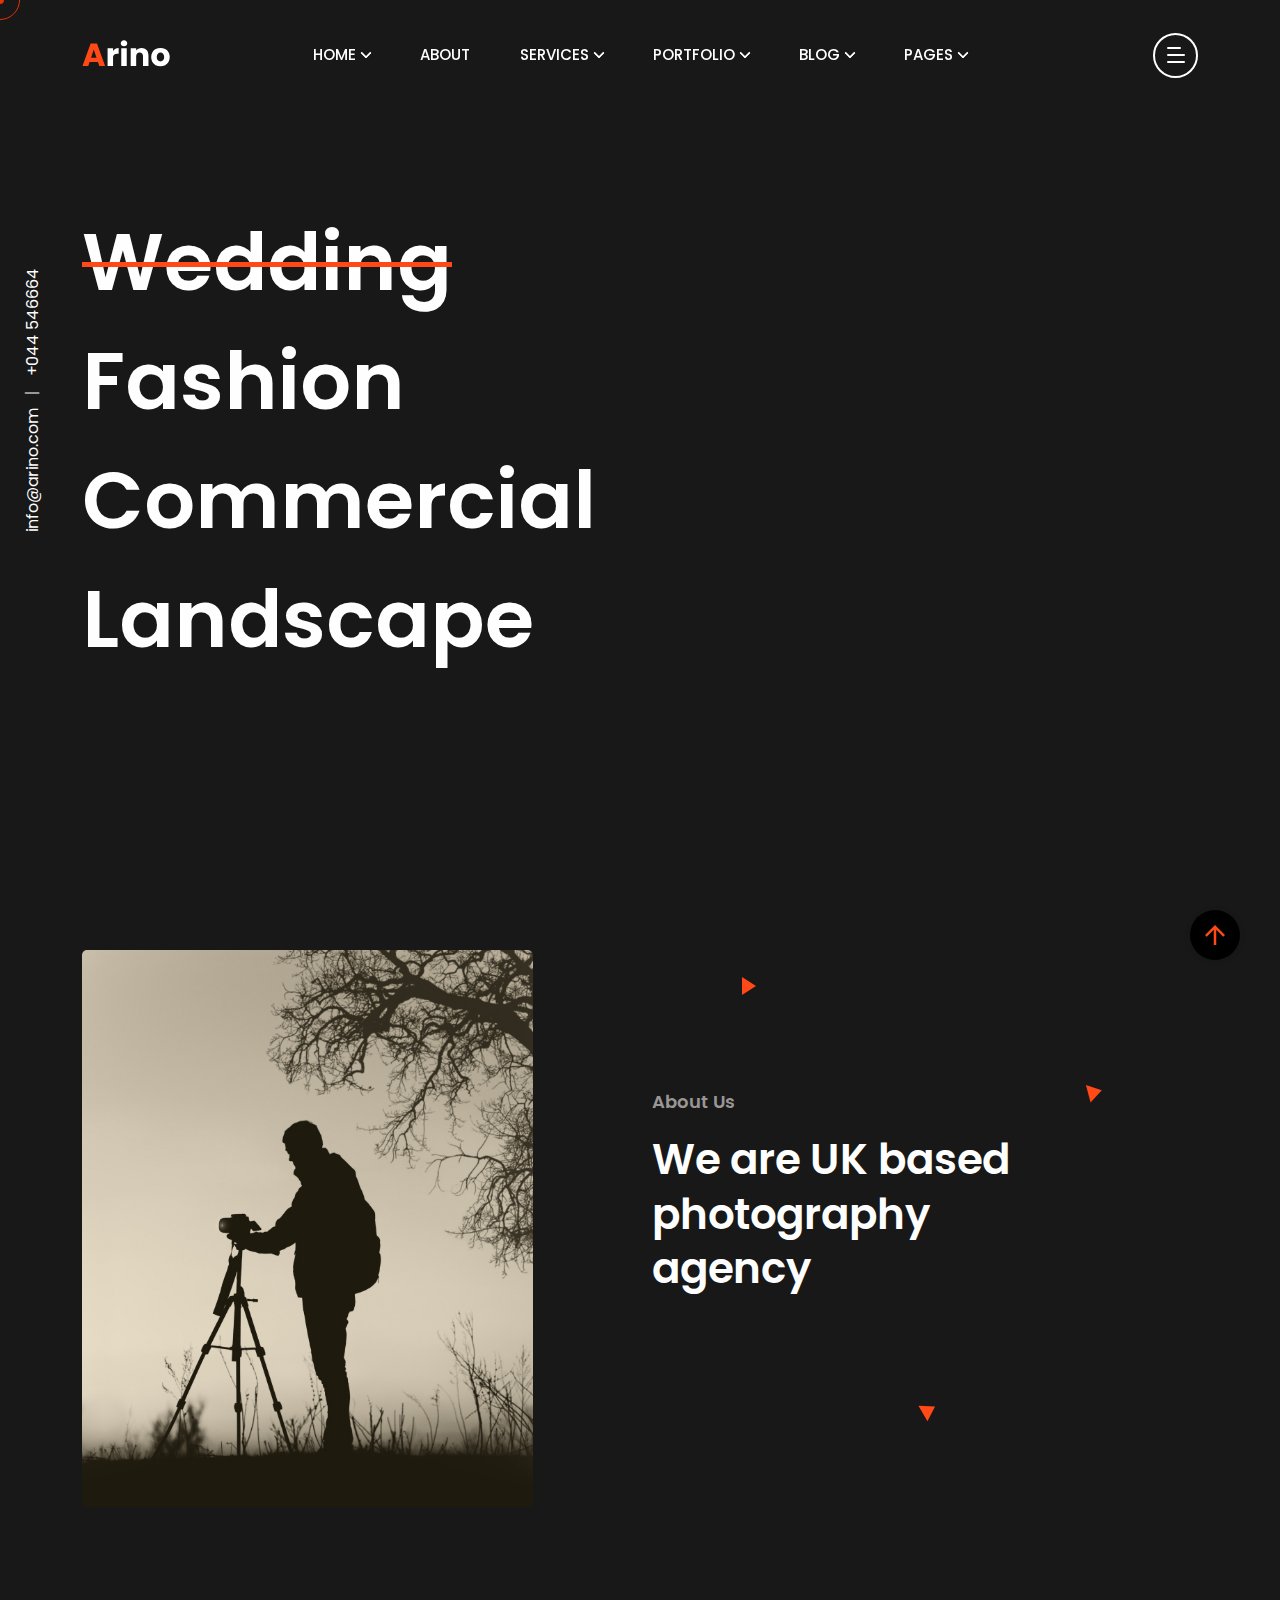
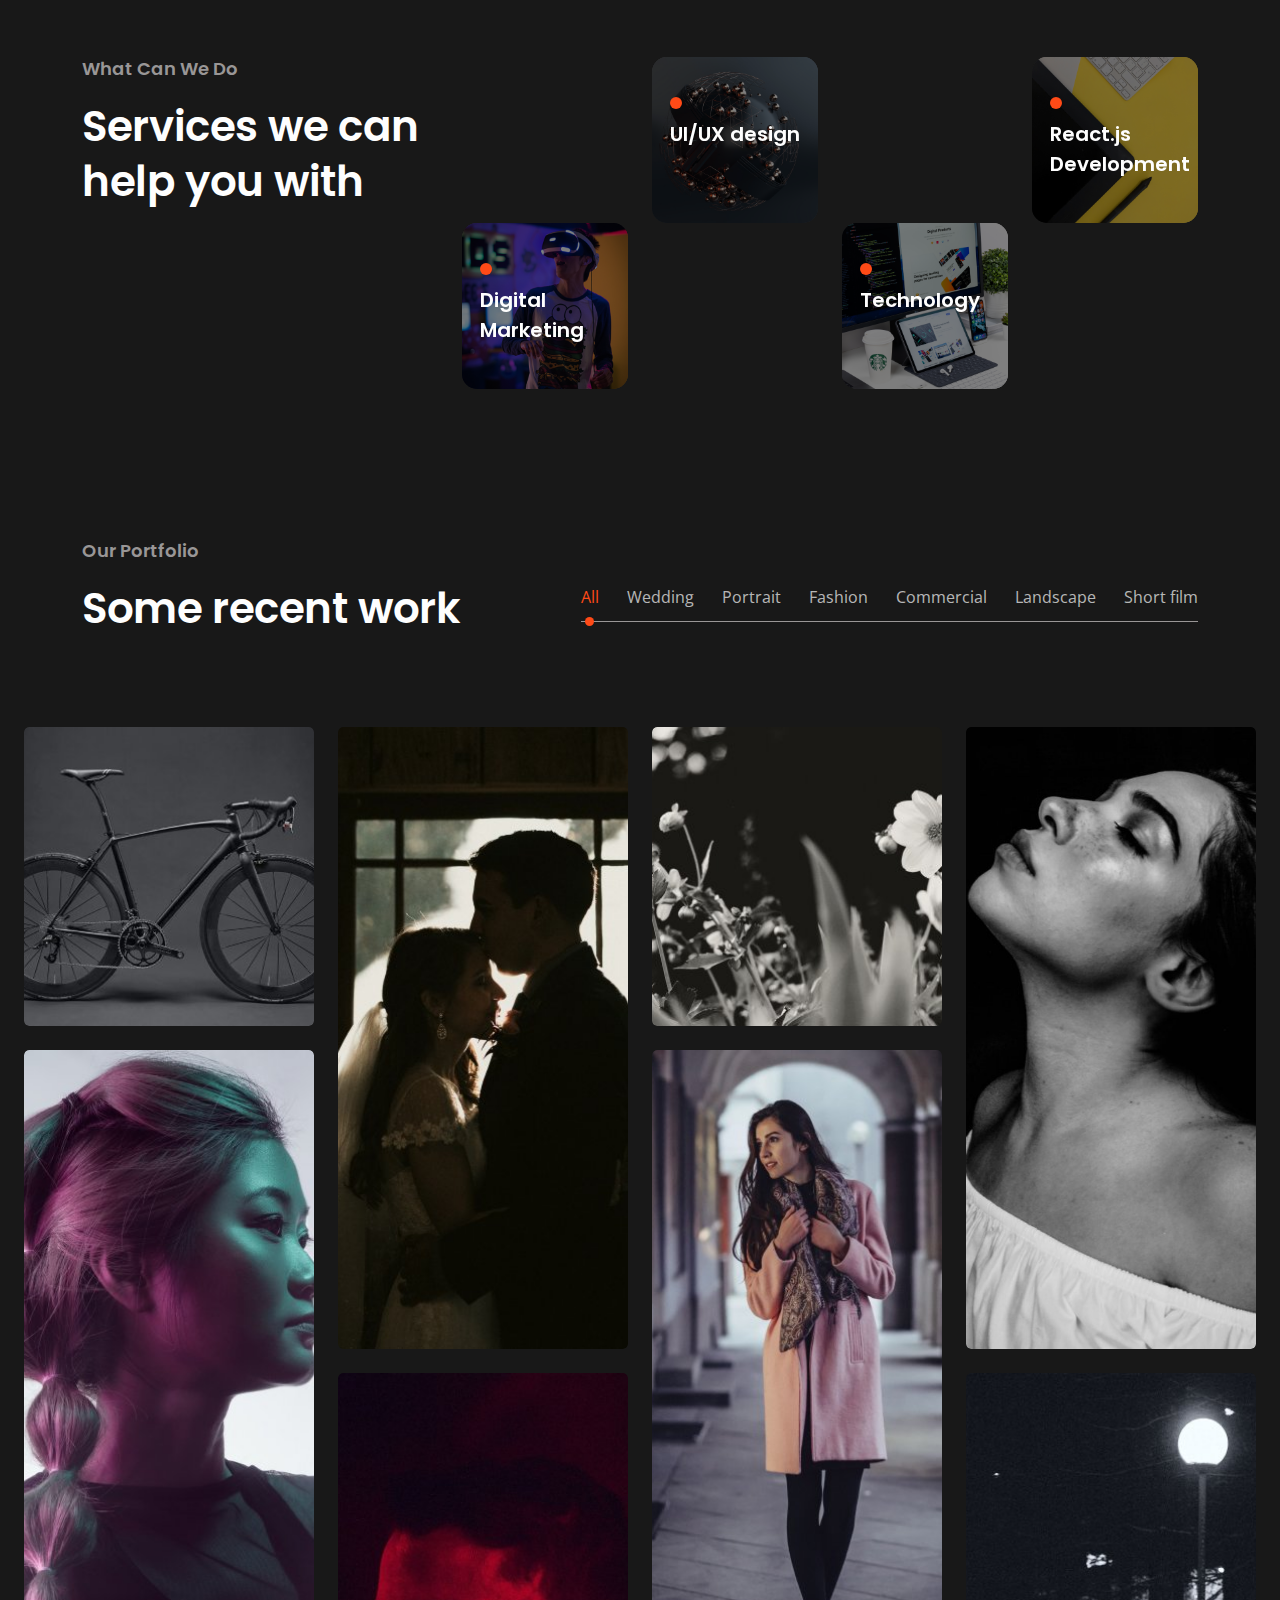
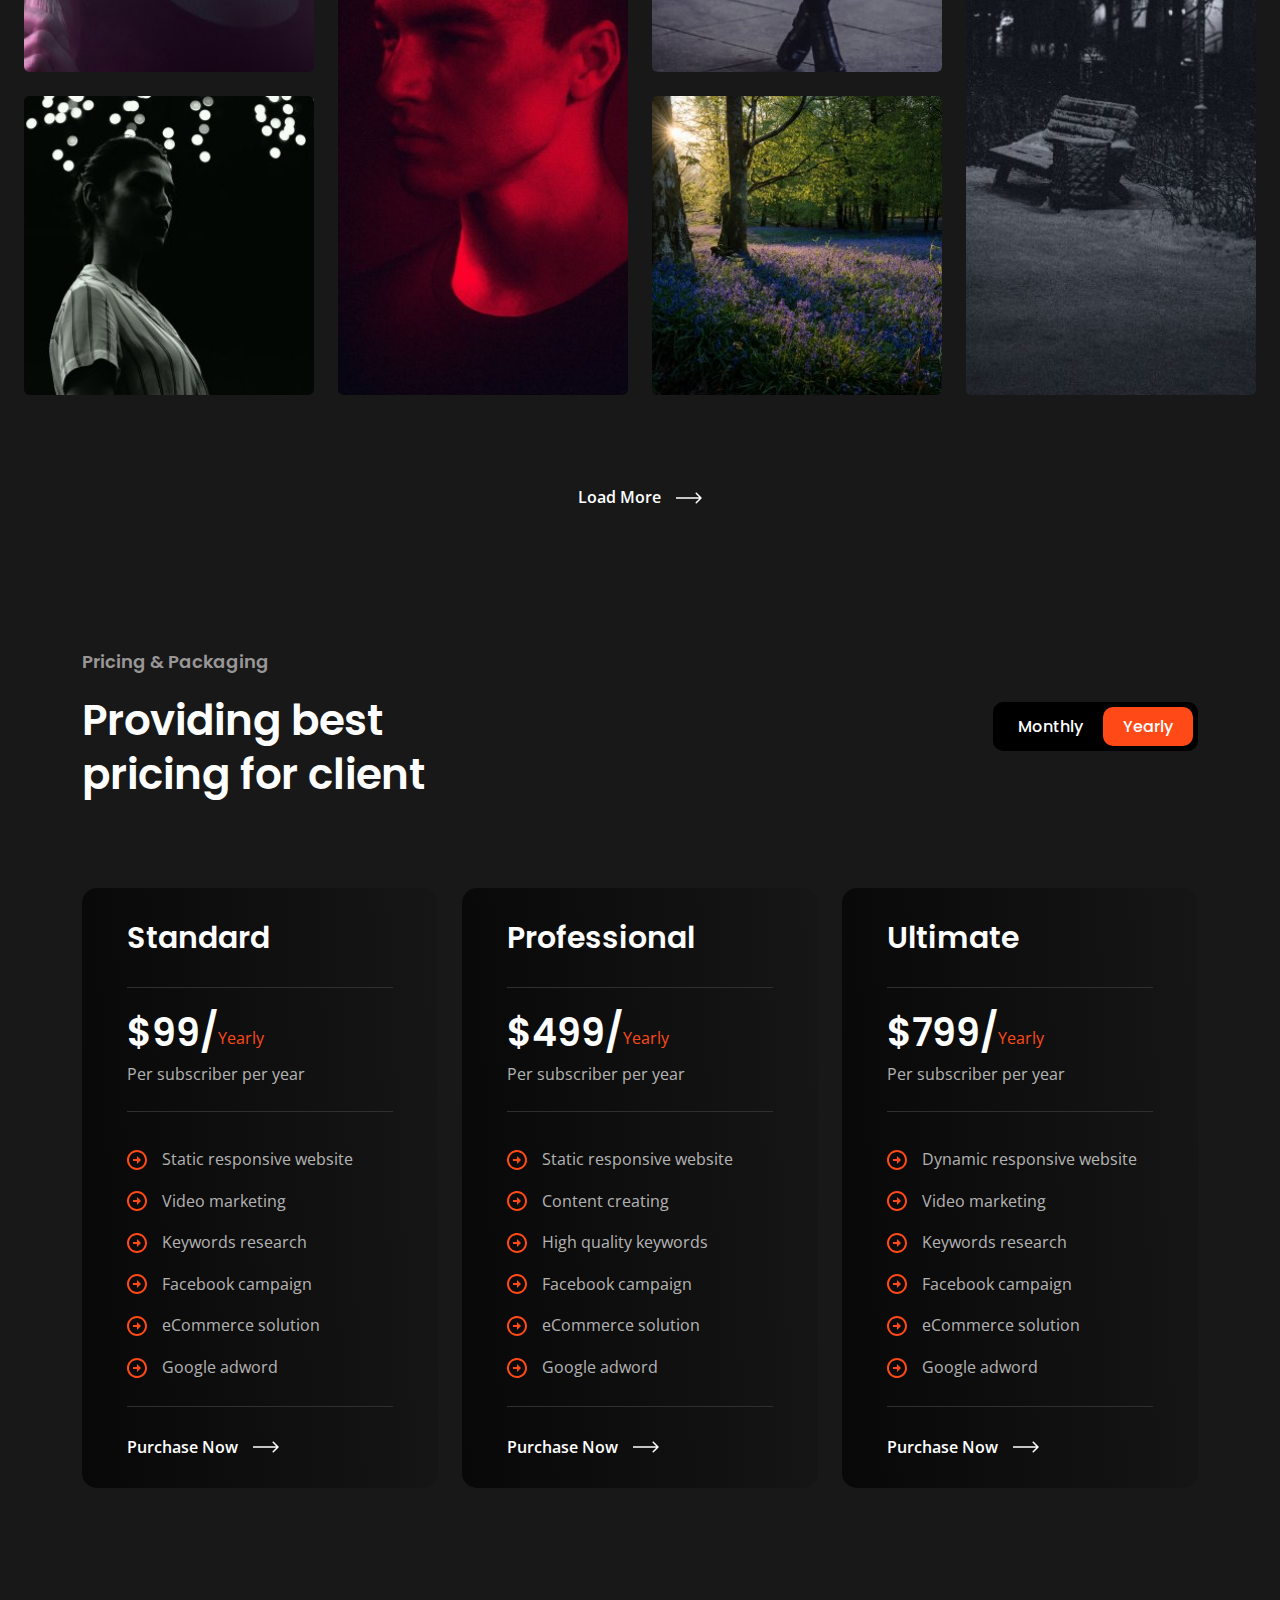
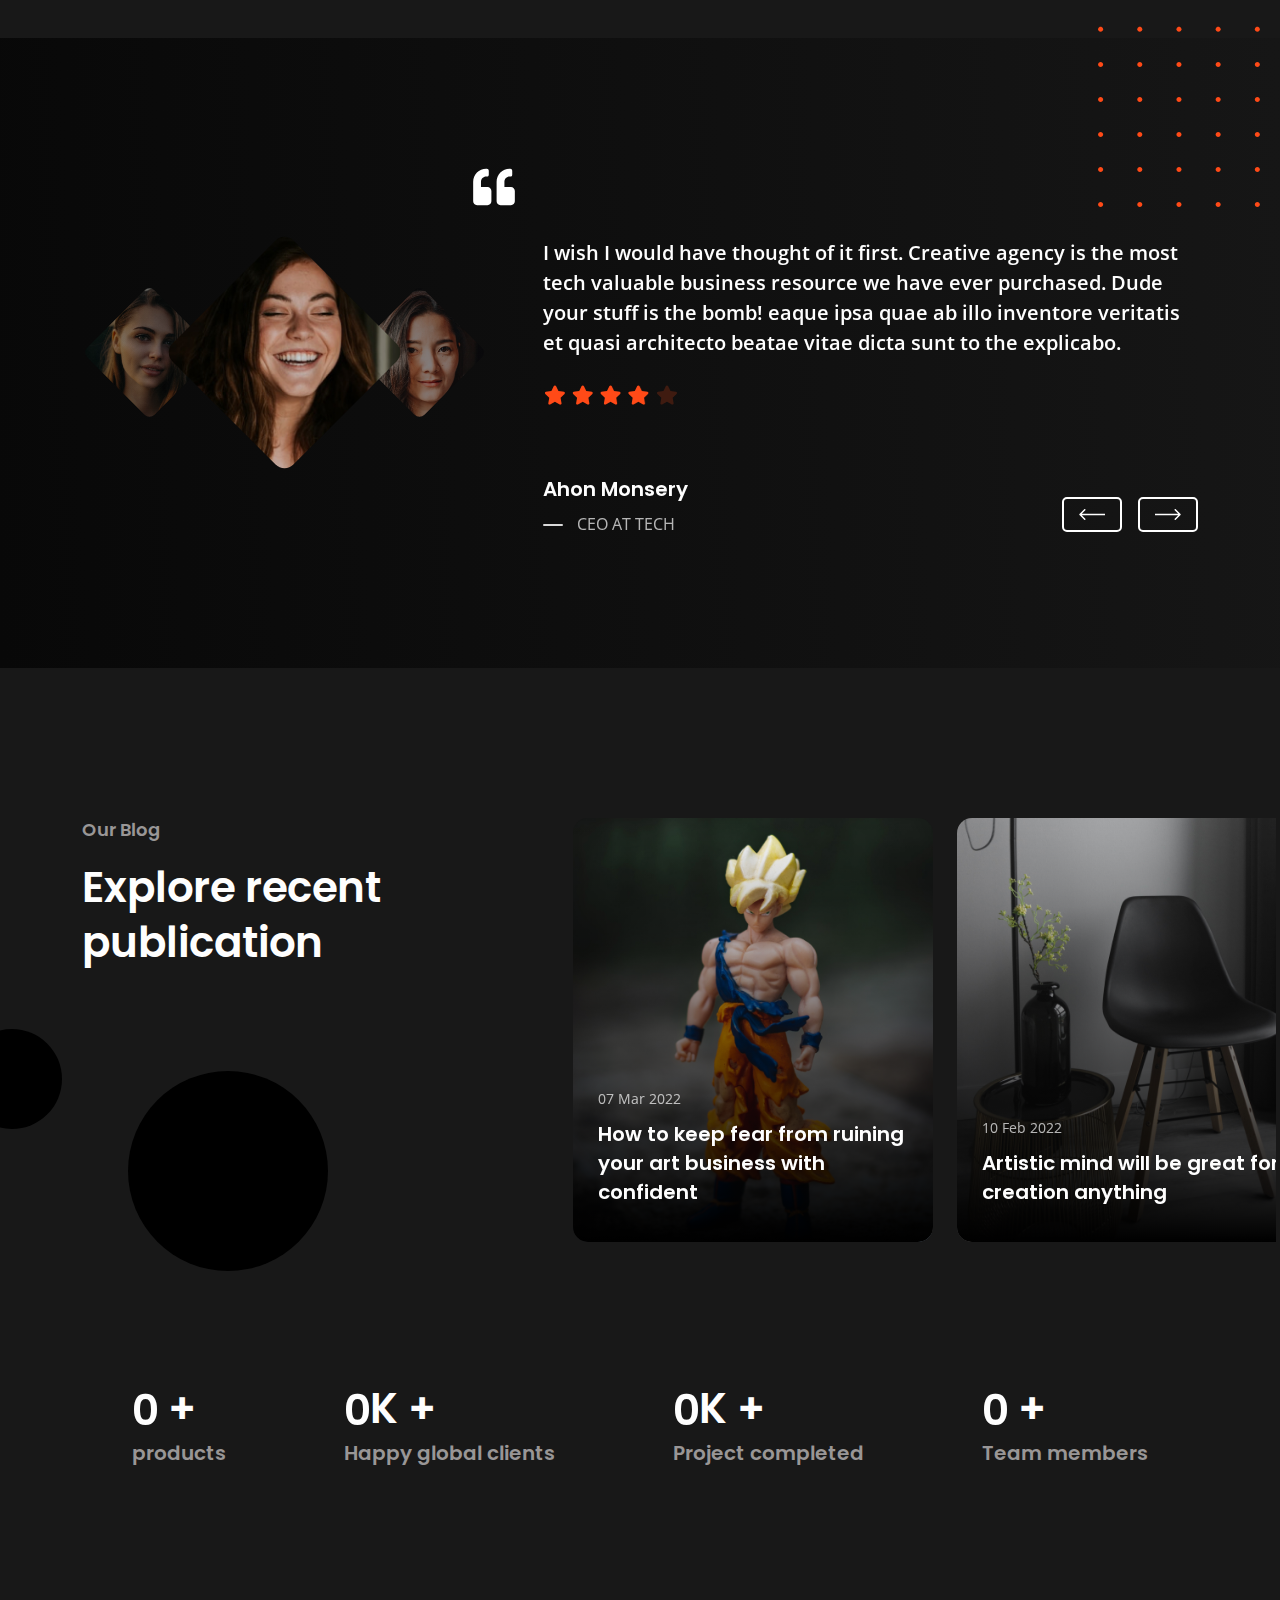
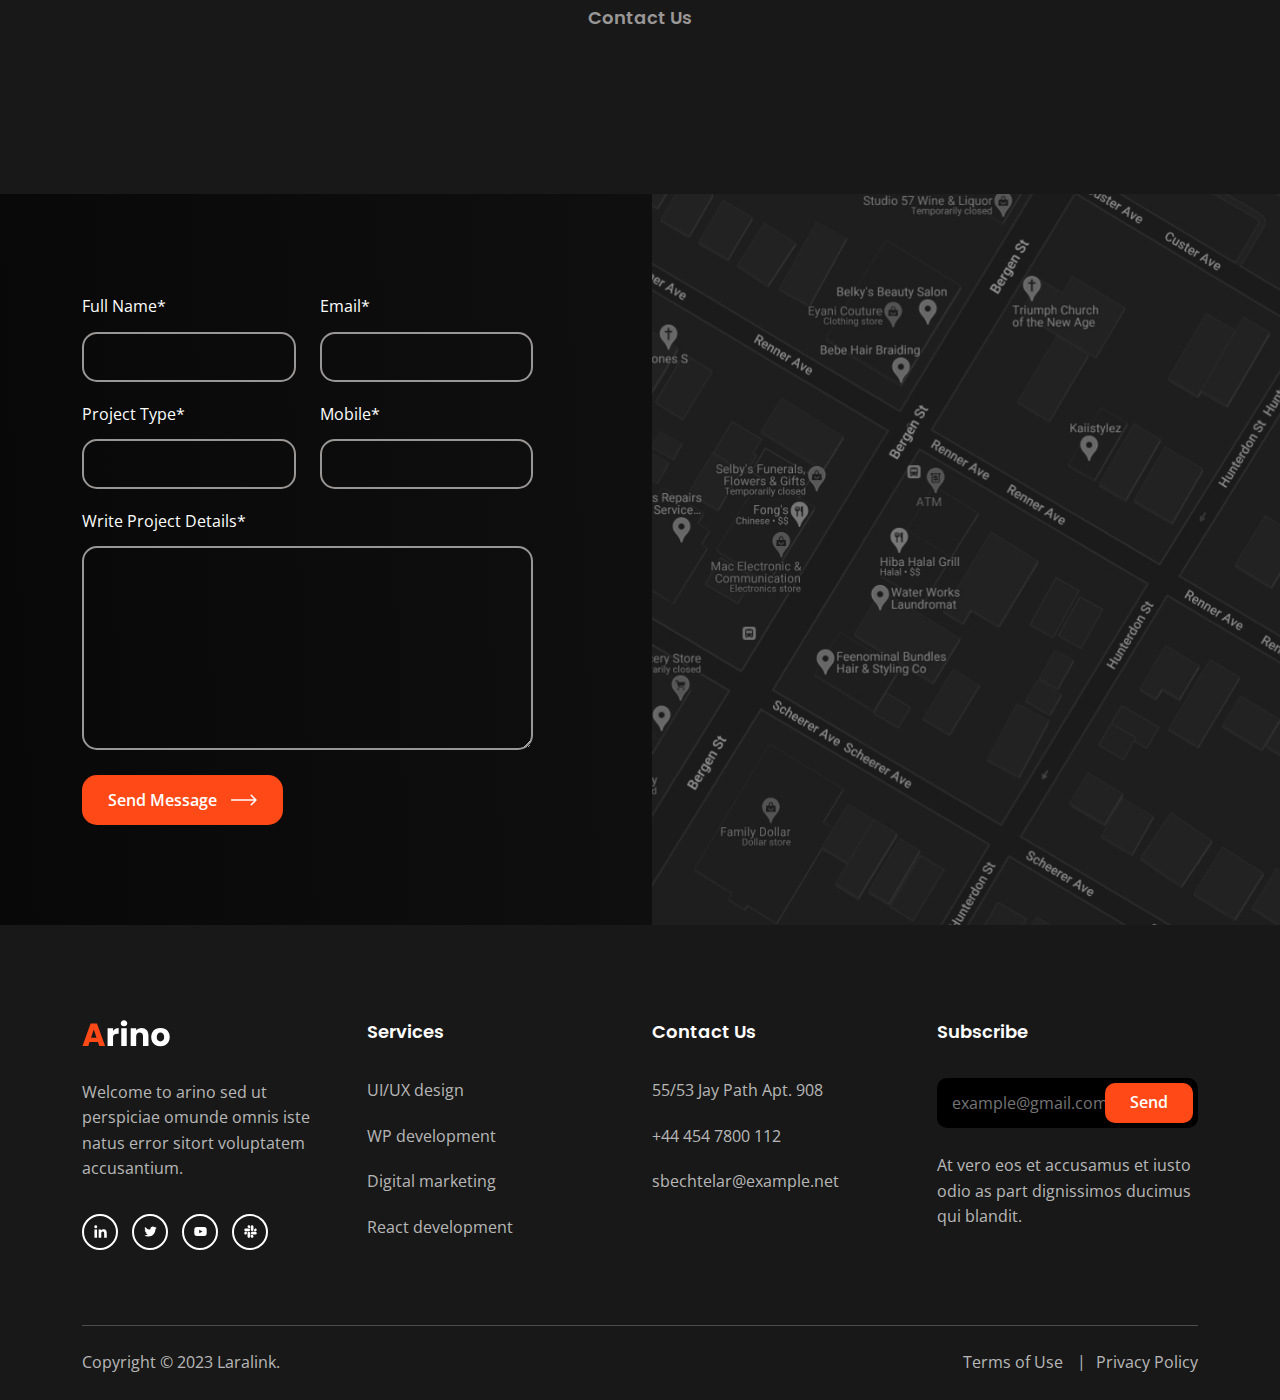
<file: Arino - Template/photography-agency.html>
<!DOCTYPE html>
<html class="no-js" lang="en">
  <head>
    <!-- Meta Tags -->
    <meta charset="utf-8" />
    <meta http-equiv="x-ua-compatible" content="ie=edge" />
    <meta name="viewport" content="width=device-width, initial-scale=1" />
    <meta name="author" content="Laralink" />
    <!-- Favicon Icon -->
    <link rel="icon" href="assets/img/favicon.png" />
    <!-- Site Title -->
    <title>Arino - Creative Agency Template</title>
    <link rel="stylesheet" href="assets/css/plugins/bootstrap.min.css" />
    <link rel="stylesheet" href="assets/css/plugins/lightgallery.min.css" />
    <link rel="stylesheet" href="assets/css/plugins/slick.css" />
    <link rel="stylesheet" href="assets/css/plugins/lightgallery.min.css" />
    <link rel="stylesheet" href="assets/css/plugins/animate.css" />
    <link rel="stylesheet" href="assets/css/style.css" />
  </head>
  <body>
    <div class="cs-preloader cs-center">
      <div class="cs-preloader_in"></div>
    </div>
    <!-- Start Header Section -->
    <header class="cs-site_header cs-style1 text-uppercase cs-sticky_header">
      <div class="cs-main_header">
        <div class="container">
          <div class="cs-main_header_in">
            <div class="cs-main_header_left">
              <a class="cs-site_branding" href="index.html">
                <img src="assets/img/logo.svg" alt="Logo" />
              </a>
            </div>
            <div class="cs-main_header_center">
              <div class="cs-nav cs-primary_font cs-medium">
                <ul class="cs-nav_list">
                  <li class="menu-item-has-children cs-mega_menu">
                    <a href="index.html">Home</a>
                    <ul class="cs-mega_wrapper">
                      <li>
                        <ul>
                          <li>
                            <a href="index.html" class="cs-nav_list_img">
                              <img src="assets/img/demo/main-home.jpeg" alt="" />
                            </a>
                            <a href="index.html">Main Home</a>
                          </li>
                          <li>
                            <a href="showcase-portfolio.html" class="cs-nav_list_img">
                              <img src="assets/img/demo/showcase.jpeg" alt="" />
                            </a>
                            <a href="showcase-portfolio.html">Showcase Portfolio</a>
                          </li>
                        </ul>
                      </li>
                      <li>
                        <ul>
                          <li>
                            <a href="photography-agency.html" class="cs-nav_list_img">
                              <img src="assets/img/demo/photography-agency.jpeg" alt="" />
                            </a>
                            <a href="photography-agency.html">Photography Agency</a>
                          </li>
                          <li>
                            <a href="case-study-showcase.html" class="cs-nav_list_img">
                              <img src="assets/img/demo/case_study_showcase.jpeg" alt="" />
                            </a>
                            <a href="case-study-showcase.html">Case Study Showcase</a>
                          </li>
                        </ul>
                      </li>
                      <li>
                        <ul>
                          <li>
                            <a href="creative-portfolio.html" class="cs-nav_list_img">
                              <img src="assets/img/demo/portfolio.jpeg" alt="" />
                            </a>
                            <a href="creative-portfolio.html">Creative Portfolio</a>
                          </li>
                        </ul>
                      </li>
                      <li>
                        <ul>
                          <li>
                            <a href="digital-agency.html" class="cs-nav_list_img">
                              <img src="assets/img/demo/digital-agency.jpeg" alt="" />
                            </a>
                            <a href="digital-agency.html">Digital Agency</a>
                          </li>
                        </ul>
                      </li>
                      <li>
                        <ul>
                          <li>
                            <a href="marketing-agency.html" class="cs-nav_list_img">
                              <img src="assets/img/demo/marketing.jpeg" alt="" />
                            </a>
                            <a href="marketing-agency.html">Marketing Agency</a>
                          </li>
                        </ul>
                      </li>
                      <li>
                        <ul>
                          <li>
                            <a href="freelancer-agency.html" class="cs-nav_list_img">
                              <img src="assets/img/demo/freelancer-agency.jpeg" alt="" />
                              <span class="cs-header_badge">New</span>
                            </a>
                            <a href="freelancer-agency.html">Freelancing Agency</a>
                          </li>
                        </ul>
                      </li>
                      <li>
                        <ul>
                          <li>
                            <a href="https://arino-html-rtl.vercel.app" target="_blank" class="cs-nav_list_img">
                              <img src="assets/img/demo/rtl.jpeg" alt="" />
                              <span class="cs-header_badge">New</span>
                            </a>
                            <a href="https://arino-html-rtl.vercel.app" target="_blank">RTL Demo</a>
                          </li>
                        </ul>
                      </li>
                    </ul>
                  </li>
                  <li>
                    <a href="about.html">About</a>
                  </li>
                  <li class="menu-item-has-children">
                    <a href="service.html">Services</a>
                    <ul>
                      <li>
                        <a href="service.html">Services</a>
                      </li>
                      <li>
                        <a href="service-details.html">Service Details</a>
                      </li>
                    </ul>
                  </li>
                  <li class="menu-item-has-children">
                    <a href="portfolio.html">Portfolio</a>
                    <ul>
                      <li>
                        <a href="portfolio.html">Portfolio</a>
                      </li>
                      <li>
                        <a href="portfolio-details.html">Portfolio Details</a>
                      </li>
                    </ul>
                  </li>
                  <li class="menu-item-has-children">
                    <a href="blog.html">Blog</a>
                    <ul>
                      <li>
                        <a href="blog.html">Blog</a>
                      </li>
                      <li>
                        <a href="blog-details.html">Blog Details</a>
                      </li>
                    </ul>
                  </li>
                  <li class="menu-item-has-children">
                    <a href="#">Pages</a>
                    <ul>
                      <li>
                        <a href="contact.html">Contact</a>
                      </li>
                      <li>
                        <a href="team.html">Team</a>
                      </li>
                      <li>
                        <a href="team-details.html">Team Details</a>
                      </li>
                      <li>
                        <a href="case-study.html">Case Study Details</a>
                      </li>
                      <li>
                        <a href="faq.html">FAQ</a>
                      </li>
                    </ul>
                  </li>
                </ul>
              </div>
            </div>
            <div class="cs-main_header_right">
              <div class="cs-toolbox">
                <span class="cs-icon_btn">
                  <span class="cs-icon_btn_in">
                    <span></span>
                    <span></span>
                    <span></span>
                    <span></span>
                  </span>
                </span>
              </div>
            </div>
          </div>
        </div>
      </div>
    </header>
    <div class="cs-side_header">
      <button class="cs-close"></button>
      <div class="cs-side_header_overlay"></div>
      <div class="cs-side_header_in">
        <div class="cs-side_header_shape"></div>
        <a class="cs-site_branding" href="index.html">
          <img src="assets/img/footer_logo.svg" alt="Logo" />
        </a>
        <div class="cs-side_header_box">
          <h2 class="cs-side_header_heading"> Do you have a project in your <br /> mind? Keep connect us. </h2>
        </div>
        <div class="cs-side_header_box">
          <h3 class="cs-side_header_title cs-primary_color">Contact Us</h3>
          <ul class="cs-contact_info cs-style1 cs-mp0">
            <li>
              <svg width="18" height="18" viewBox="0 0 18 18" fill="none" xmlns="http://www.w3.org/2000/svg">
                <path d="M17 12.5C15.75 12.5 14.55 12.3 13.43 11.93C13.08 11.82 12.69 11.9 12.41 12.17L10.21 14.37C7.38 12.93 5.06 10.62 3.62 7.79L5.82 5.58C6.1 5.31 6.18 4.92 6.07 4.57C5.7 3.45 5.5 2.25 5.5 1C5.5 0.45 5.05 0 4.5 0H1C0.45 0 0 0.45 0 1C0 10.39 7.61 18 17 18C17.55 18 18 17.55 18 17V13.5C18 12.95 17.55 12.5 17 12.5ZM9 0V10L12 7H18V0H9Z" fill="#FF4A17" />
              </svg>
              <span>+44 454 7800 112</span>
            </li>
            <li>
              <svg width="20" height="18" viewBox="0 0 20 18" fill="none" xmlns="http://www.w3.org/2000/svg">
                <path d="M20 6.98V16C20 17.1 19.1 18 18 18H2C0.9 18 0 17.1 0 16V4C0 2.9 0.9 2 2 2H12.1C12.04 2.32 12 2.66 12 3C12 4.48 12.65 5.79 13.67 6.71L10 9L2 4V6L10 11L15.3 7.68C15.84 7.88 16.4 8 17 8C18.13 8 19.16 7.61 20 6.98ZM14 3C14 4.66 15.34 6 17 6C18.66 6 20 4.66 20 3C20 1.34 18.66 0 17 0C15.34 0 14 1.34 14 3Z" fill="#FF4A17" />
              </svg>
              <span>infotech@arino.com</span>
            </li>
            <li>
              <svg width="14" height="20" viewBox="0 0 14 20" fill="none" xmlns="http://www.w3.org/2000/svg">
                <path d="M7 0C3.13 0 0 3.13 0 7C0 12.25 7 20 7 20C7 20 14 12.25 14 7C14 3.13 10.87 0 7 0ZM7 9.5C5.62 9.5 4.5 8.38 4.5 7C4.5 5.62 5.62 4.5 7 4.5C8.38 4.5 9.5 5.62 9.5 7C9.5 8.38 8.38 9.5 7 9.5Z" fill="#FF4A17" />
              </svg>
              <span>50 Wall Street Suite, 44150 <br />Ohio, United States </span>
            </li>
          </ul>
        </div>
        <div class="cs-side_header_box">
          <h3 class="cs-side_header_title cs-primary_color">Subscribe</h3>
          <div class="cs-newsletter cs-style1">
            <form action="#" class="cs-newsletter_form">
              <input type="email" class="cs-newsletter_input" placeholder="example@gmail.com" />
              <button class="cs-newsletter_btn">
                <span>Send</span>
              </button>
            </form>
            <div class="cs-newsletter_text"> At vero eos et accusamus et iusto odio as part dignissimos ducimus qui blandit. </div>
          </div>
        </div>
        <div class="cs-side_header_box">
          <div class="cs-social_btns cs-style1">
            <a href="#" class="cs-center">
              <svg width="15" height="15" viewBox="0 0 15 15" fill="none" xmlns="http://www.w3.org/2000/svg">
                <path d="M4.04799 13.7497H1.45647V5.4043H4.04799V13.7497ZM2.75084 4.2659C1.92215 4.2659 1.25 3.57952 1.25 2.75084C1.25 2.35279 1.40812 1.97105 1.68958 1.68958C1.97105 1.40812 2.35279 1.25 2.75084 1.25C3.14888 1.25 3.53063 1.40812 3.81209 1.68958C4.09355 1.97105 4.25167 2.35279 4.25167 2.75084C4.25167 3.57952 3.57924 4.2659 2.75084 4.2659ZM13.7472 13.7497H11.1613V9.68722C11.1613 8.71903 11.1417 7.4774 9.81389 7.4774C8.46652 7.4774 8.26004 8.5293 8.26004 9.61747V13.7497H5.67132V5.4043H8.15681V6.54269H8.19308C8.53906 5.887 9.38421 5.19503 10.6451 5.19503C13.2679 5.19503 13.75 6.92215 13.75 9.16546V13.7497H13.7472Z" fill="white"></path>
              </svg>
            </a>
            <a href="#" class="cs-center">
              <svg width="13" height="11" viewBox="0 0 13 11" fill="none" xmlns="http://www.w3.org/2000/svg">
                <path d="M11.4651 2.95396C11.4731 3.065 11.4731 3.17606 11.4731 3.2871C11.4731 6.67383 8.89535 10.5761 4.18402 10.5761C2.73255 10.5761 1.38421 10.1557 0.25 9.42608C0.456226 9.44986 0.654494 9.4578 0.868655 9.4578C2.06629 9.4578 3.16879 9.0533 4.04918 8.36326C2.92291 8.33946 1.97906 7.60183 1.65386 6.5866C1.81251 6.61038 1.97112 6.62624 2.1377 6.62624C2.36771 6.62624 2.59774 6.59451 2.81188 6.53901C1.63802 6.30105 0.757595 5.26996 0.757595 4.02472V3.99301C1.09864 4.18336 1.49524 4.30233 1.91558 4.31818C1.22554 3.85814 0.773464 3.07294 0.773464 2.1846C0.773464 1.70872 0.900344 1.27249 1.12244 0.891774C2.38355 2.44635 4.27919 3.46156 6.40481 3.57262C6.36516 3.38226 6.34136 3.184 6.34136 2.9857C6.34136 1.57388 7.4835 0.423828 8.90323 0.423828C9.64086 0.423828 10.3071 0.733156 10.7751 1.23284C11.354 1.1218 11.9093 0.907643 12.401 0.614185C12.2106 1.20906 11.8061 1.70875 11.2748 2.02598C11.7903 1.97049 12.29 1.82769 12.75 1.62942C12.4011 2.13702 11.9648 2.5891 11.4651 2.95396V2.95396Z" fill="white"></path>
              </svg>
            </a>
            <a href="#" class="cs-center">
              <svg width="13" height="9" viewBox="0 0 13 9" fill="none" xmlns="http://www.w3.org/2000/svg">
                <path d="M12.4888 1.48066C12.345 0.939353 11.9215 0.513038 11.3837 0.368362C10.4089 0.105469 6.5 0.105469 6.5 0.105469C6.5 0.105469 2.59116 0.105469 1.61633 0.368362C1.07853 0.513061 0.65496 0.939353 0.5112 1.48066C0.25 2.4618 0.25 4.50887 0.25 4.50887C0.25 4.50887 0.25 6.55595 0.5112 7.53709C0.65496 8.0784 1.07853 8.48695 1.61633 8.63163C2.59116 8.89452 6.5 8.89452 6.5 8.89452C6.5 8.89452 10.4088 8.89452 11.3837 8.63163C11.9215 8.48695 12.345 8.0784 12.4888 7.53709C12.75 6.55595 12.75 4.50887 12.75 4.50887C12.75 4.50887 12.75 2.4618 12.4888 1.48066V1.48066ZM5.22158 6.36746V2.65029L8.48861 4.50892L5.22158 6.36746V6.36746Z" fill="white"></path>
              </svg>
            </a>
            <a href="#" class="cs-center">
              <svg width="13" height="13" viewBox="0 0 13 13" fill="none" xmlns="http://www.w3.org/2000/svg">
                <path d="M2.87612 8.149C2.87612 8.87165 2.28571 9.46205 1.56306 9.46205C0.840402 9.46205 0.25 8.87165 0.25 8.149C0.25 7.42634 0.840402 6.83594 1.56306 6.83594H2.87612V8.149ZM3.53795 8.149C3.53795 7.42634 4.12835 6.83594 4.851 6.83594C5.57366 6.83594 6.16406 7.42634 6.16406 8.149V11.4369C6.16406 12.1596 5.57366 12.75 4.851 12.75C4.12835 12.75 3.53795 12.1596 3.53795 11.4369V8.149ZM4.851 2.87612C4.12835 2.87612 3.53795 2.28571 3.53795 1.56306C3.53795 0.840402 4.12835 0.25 4.851 0.25C5.57366 0.25 6.16406 0.840402 6.16406 1.56306V2.87612H4.851V2.87612ZM4.851 3.53795C5.57366 3.53795 6.16406 4.12835 6.16406 4.851C6.16406 5.57366 5.57366 6.16406 4.851 6.16406H1.56306C0.840402 6.16406 0.25 5.57366 0.25 4.851C0.25 4.12835 0.840402 3.53795 1.56306 3.53795H4.851V3.53795ZM10.1239 4.851C10.1239 4.12835 10.7143 3.53795 11.4369 3.53795C12.1596 3.53795 12.75 4.12835 12.75 4.851C12.75 5.57366 12.1596 6.16406 11.4369 6.16406H10.1239V4.851V4.851ZM9.46205 4.851C9.46205 5.57366 8.87165 6.16406 8.149 6.16406C7.42634 6.16406 6.83594 5.57366 6.83594 4.851V1.56306C6.83594 0.840402 7.42634 0.25 8.149 0.25C8.87165 0.25 9.46205 0.840402 9.46205 1.56306V4.851V4.851ZM8.149 10.1239C8.87165 10.1239 9.46205 10.7143 9.46205 11.4369C9.46205 12.1596 8.87165 12.75 8.149 12.75C7.42634 12.75 6.83594 12.1596 6.83594 11.4369V10.1239H8.149ZM8.149 9.46205C7.42634 9.46205 6.83594 8.87165 6.83594 8.149C6.83594 7.42634 7.42634 6.83594 8.149 6.83594H11.4369C12.1596 6.83594 12.75 7.42634 12.75 8.149C12.75 8.87165 12.1596 9.46205 11.4369 9.46205H8.149Z" fill="white"></path>
              </svg>
            </a>
          </div>
        </div>
      </div>
    </div>
    <!-- End Header Section -->
    <!-- Start Hero -->
    <div class="cs-hero cs-style2" id="home">
      <div class="container">
        <div class="cs-hero_tab">
          <div class="cs-hero_tab_item cs-hover_tab active">
            <div class="cs-hero_tab_img cs-bg" data-src="assets/img/wedding.jpeg"></div>
            <h2>
              <a href="service-details.html">Wedding</a>
            </h2>
          </div>
          <div class="cs-hero_tab_item cs-hover_tab">
            <div class="cs-hero_tab_img cs-bg" data-src="assets/img/fashion.jpeg"></div>
            <h2>
              <a href="service-details.html">Fashion</a>
            </h2>
          </div>
          <div class="cs-hero_tab_item cs-hover_tab">
            <div class="cs-hero_tab_img cs-bg" data-src="assets/img/commercial.jpeg"></div>
            <h2>
              <a href="service-details.html">Commercial</a>
            </h2>
          </div>
          <div class="cs-hero_tab_item cs-hover_tab">
            <div class="cs-hero_tab_img cs-bg" data-src="assets/img/landscape.jpeg"></div>
            <h2>
              <a href="service-details.html">Landscape</a>
            </h2>
          </div>
        </div>
      </div>
      <div class="cs-hero_social_wrap cs-left_side cs-primary_font cs-primary_color">
        <ul class="cs-hero_social_links">
          <li>
            <a href="">info@arino.com</a>
          </li>
          <li>
            <a href="">+044 546664</a>
          </li>
        </ul>
      </div>
    </div>
    <!-- End Hero -->
    <!-- Start About Us -->
    <div class="cs-shape_wrap_5">
      <div class="cs-shape_1"></div>
      <div class="cs-shape_1"></div>
      <div class="cs-shape_1"></div>
      <div class="cs-height_150 cs-height_lg_80"></div>
      <div class="container">
        <div class="row align-items-center cs-column_reverse_lg">
          <div class="col-lg-5">
            <div class="cs-height_0 cs-height_lg_40"></div>
            <img src="assets/img/about_img_5.jpeg" alt="About" class="cs-w100 cs-radius_5" />
          </div>
          <div class="col-lg-6 offset-lg-1">
            <div class="cs-section_heading cs-style1">
              <h3 class="cs-section_subtitle">About Us</h3>
              <h2 class="cs-section_title"> We are UK based <br />photography <br />agency </h2>
              <div class="cs-height_45 cs-height_lg_20"></div>
              <a href="about.html" class="cs-text_btn wow fadeInLeft" data-wow-duration="0.8s" data-wow-delay="0.2s">
                <span>Learn More</span>
                <svg width="26" height="12" viewBox="0 0 26 12" fill="none" xmlns="http://www.w3.org/2000/svg">
                  <path d="M25.5303 6.53033C25.8232 6.23744 25.8232 5.76256 25.5303 5.46967L20.7574 0.696699C20.4645 0.403806 19.9896 0.403806 19.6967 0.696699C19.4038 0.989593 19.4038 1.46447 19.6967 1.75736L23.9393 6L19.6967 10.2426C19.4038 10.5355 19.4038 11.0104 19.6967 11.3033C19.9896 11.5962 20.4645 11.5962 20.7574 11.3033L25.5303 6.53033ZM0 6.75H25V5.25H0V6.75Z" fill="currentColor"></path>
                </svg>
              </a>
            </div>
          </div>
        </div>
      </div>
    </div>
    <!-- End About Us -->
    <!-- Start Service Section -->
    <section id="service">
      <div class="cs-height_150 cs-height_lg_80"></div>
      <div class="container">
        <div class="row">
          <div class="col-xl-4">
            <div class="cs-section_heading cs-style1">
              <h3 class="cs-section_subtitle">What Can We Do</h3>
              <h2 class="cs-section_title">Services we can help you with</h2>
              <div class="cs-height_45 cs-height_lg_20"></div>
              <a href="service.html" class="cs-text_btn wow fadeInLeft" data-wow-duration="0.8s" data-wow-delay="0.2s">
                <span>See All Services</span>
                <svg width="26" height="12" viewBox="0 0 26 12" fill="none" xmlns="http://www.w3.org/2000/svg">
                  <path d="M25.5303 6.53033C25.8232 6.23744 25.8232 5.76256 25.5303 5.46967L20.7574 0.696699C20.4645 0.403806 19.9896 0.403806 19.6967 0.696699C19.4038 0.989593 19.4038 1.46447 19.6967 1.75736L23.9393 6L19.6967 10.2426C19.4038 10.5355 19.4038 11.0104 19.6967 11.3033C19.9896 11.5962 20.4645 11.5962 20.7574 11.3033L25.5303 6.53033ZM0 6.75H25V5.25H0V6.75Z" fill="currentColor"></path>
                </svg>
              </a>
            </div>
            <div class="cs-height_90 cs-height_lg_45"></div>
          </div>
          <div class="col-xl-8">
            <div class="row">
              <div class="col-lg-3 col-sm-6 cs-hidden_mobile"></div>
              <div class="col-lg-3 col-sm-6">
                <div class="cs-hobble">
                  <a href="service-details.html" class="cs-card cs-style1 cs-hover_layer1">
                    <img src="assets/img/service_1.jpeg" alt="Service" />
                    <div class="cs-card_overlay"></div>
                    <div class="cs-card_info">
                      <span class="cs-hover_layer3 cs-accent_bg"></span>
                      <h2 class="cs-card_title">UI/UX design</h2>
                    </div>
                  </a>
                </div>
                <div class="cs-height_0 cs-height_lg_30"></div>
              </div>
              <div class="col-lg-3 col-sm-6 cs-hidden_mobile"></div>
              <div class="col-lg-3 col-sm-6">
                <div class="cs-hobble">
                  <a href="service-details.html" class="cs-card cs-style1 cs-hover_layer1">
                    <img src="assets/img/service_2.jpeg" alt="Service" />
                    <div class="cs-card_overlay"></div>
                    <div class="cs-card_info">
                      <span class="cs-hover_layer3 cs-accent_bg"></span>
                      <h2 class="cs-card_title">React.js Development</h2>
                    </div>
                  </a>
                </div>
                <div class="cs-height_0 cs-height_lg_30"></div>
              </div>
              <div class="col-lg-3 col-sm-6">
                <div class="cs-hobble">
                  <a href="service-details.html" class="cs-card cs-style1 cs-hover_layer1">
                    <img src="assets/img/service_3.jpeg" alt="Service" />
                    <div class="cs-card_overlay"></div>
                    <div class="cs-card_info">
                      <span class="cs-hover_layer3 cs-accent_bg"></span>
                      <h2 class="cs-card_title">Digital Marketing</h2>
                    </div>
                  </a>
                </div>
                <div class="cs-height_0 cs-height_lg_30"></div>
              </div>
              <div class="col-lg-3 col-sm-6 cs-hidden_mobile"></div>
              <div class="col-lg-3 col-sm-6">
                <div class="cs-hobble">
                  <a href="service-details.html" class="cs-card cs-style1 cs-hover_layer1">
                    <img src="assets/img/service_4.jpeg" alt="Service" />
                    <div class="cs-card_overlay"></div>
                    <div class="cs-card_info">
                      <span class="cs-hover_layer3 cs-accent_bg"></span>
                      <h2 class="cs-card_title">Technology</h2>
                    </div>
                  </a>
                </div>
                <div class="cs-height_0 cs-height_lg_30"></div>
              </div>
              <div class="col-lg-3 col-sm-6 cs-hidden_mobile"></div>
            </div>
          </div>
        </div>
      </div>
      <div class="cs-height_150 cs-height_lg_50"></div>
    </section>
    <!-- End Service Section -->
    <!-- Start Portfolio -->
    <div class="container">
      <div class="cs-portfolio_1_heading">
        <div class="cs-section_heading cs-style1">
          <h3 class="cs-section_subtitle">Our Portfolio</h3>
          <h2 class="cs-section_title">Some recent work</h2>
        </div>
        <div class="cs-isotop_filter cs-style1">
          <ul class="cs-mp0 cs-center">
            <li class="active">
              <a href="#" data-filter="*">All</a>
            </li>
            <li>
              <a href="#" data-filter=".wedding">Wedding</a>
            </li>
            <li>
              <a href="#" data-filter=".portrait">Portrait</a>
            </li>
            <li>
              <a href="#" data-filter=".fashion">Fashion</a>
            </li>
            <li>
              <a href="#" data-filter=".commercial">Commercial</a>
            </li>
            <li>
              <a href="#" data-filter=".landscape">Landscape</a>
            </li>
            <li>
              <a href="#" data-filter=".short_film">Short film</a>
            </li>
          </ul>
        </div>
      </div>
      <div class="cs-height_90 cs-height_lg_45"></div>
    </div>
    <div class="container-fluid">
      <div class="container-fluid">
        <div class="cs-isotop cs-style1 cs-isotop_col_4 cs-has_gutter_24 cs-lightgallery">
          <div class="cs-grid_sizer"></div>
          <div class="cs-isotop_item wedding landscape">
            <a href="assets/img/portfolio_21_lg.jpeg" class="cs-portfolio cs-style1 cs-lightbox_item cs-size1 cs-type2">
              <div class="cs-portfolio_hover"></div>
              <span class="cs-plus"></span>
              <div class="cs-portfolio_bg cs-bg" data-src="assets/img/portfolio_21.jpeg"></div>
              <div class="cs-portfolio_info">
                <div class="cs-portfolio_info_bg cs-accent_bg"></div>
                <h2 class="cs-portfolio_title">Colorful Art Work</h2>
                <div class="cs-portfolio_subtitle">View Large</div>
              </div>
            </a>
          </div>
          <!-- .cs-isotop_item -->
          <div class="cs-isotop_item portrait short_film">
            <a href="assets/img/portfolio_22_lg.jpeg" class="cs-portfolio cs-style1 cs-lightbox_item cs-size2 cs-type2">
              <div class="cs-portfolio_hover"></div>
              <span class="cs-plus"></span>
              <div class="cs-portfolio_bg cs-bg" data-src="assets/img/portfolio_22.jpeg"></div>
              <div class="cs-portfolio_info">
                <div class="cs-portfolio_info_bg cs-accent_bg"></div>
                <h2 class="cs-portfolio_title">Colorful Art Work</h2>
                <div class="cs-portfolio_subtitle">View Large</div>
              </div>
            </a>
          </div>
          <!-- .cs-isotop_item -->
          <div class="cs-isotop_item wedding landscape">
            <a href="assets/img/portfolio_23_lg.jpeg" class="cs-portfolio cs-style1 cs-lightbox_item cs-size1 cs-type2">
              <div class="cs-portfolio_hover"></div>
              <span class="cs-plus"></span>
              <div class="cs-portfolio_bg cs-bg" data-src="assets/img/portfolio_23.jpeg"></div>
              <div class="cs-portfolio_info">
                <div class="cs-portfolio_info_bg cs-accent_bg"></div>
                <h2 class="cs-portfolio_title">Colorful Art Work</h2>
                <div class="cs-portfolio_subtitle">View Large</div>
              </div>
            </a>
          </div>
          <!-- .cs-isotop_item -->
          <div class="cs-isotop_item fashion">
            <a href="assets/img/portfolio_24_lg.jpeg" class="cs-portfolio cs-style1 cs-lightbox_item cs-size2 cs-type2">
              <div class="cs-portfolio_hover"></div>
              <span class="cs-plus"></span>
              <div class="cs-portfolio_bg cs-bg" data-src="assets/img/portfolio_24.jpeg"></div>
              <div class="cs-portfolio_info">
                <div class="cs-portfolio_info_bg cs-accent_bg"></div>
                <h2 class="cs-portfolio_title">Colorful Art Work</h2>
                <div class="cs-portfolio_subtitle">View Large</div>
              </div>
            </a>
          </div>
          <!-- .cs-isotop_item -->
          <div class="cs-isotop_item portrait">
            <a href="assets/img/portfolio_25_lg.jpeg" class="cs-portfolio cs-style1 cs-lightbox_item cs-size2 cs-type2">
              <div class="cs-portfolio_hover"></div>
              <span class="cs-plus"></span>
              <div class="cs-portfolio_bg cs-bg" data-src="assets/img/portfolio_25.jpeg"></div>
              <div class="cs-portfolio_info">
                <div class="cs-portfolio_info_bg cs-accent_bg"></div>
                <h2 class="cs-portfolio_title">Colorful Art Work</h2>
                <div class="cs-portfolio_subtitle">View Large</div>
              </div>
            </a>
          </div>
          <!-- .cs-isotop_item -->
          <div class="cs-isotop_item commercial">
            <a href="assets/img/portfolio_26_lg.jpeg" class="cs-portfolio cs-style1 cs-lightbox_item cs-size2 cs-type2">
              <div class="cs-portfolio_hover"></div>
              <span class="cs-plus"></span>
              <div class="cs-portfolio_bg cs-bg" data-src="assets/img/portfolio_26.jpeg"></div>
              <div class="cs-portfolio_info">
                <div class="cs-portfolio_info_bg cs-accent_bg"></div>
                <h2 class="cs-portfolio_title">Colorful Art Work</h2>
                <div class="cs-portfolio_subtitle">View Large</div>
              </div>
            </a>
          </div>
          <!-- .cs-isotop_item -->
          <div class="cs-isotop_item portrait short_film">
            <a href="assets/img/portfolio_27_lg.jpeg" class="cs-portfolio cs-style1 cs-lightbox_item cs-size2 cs-type2">
              <div class="cs-portfolio_hover"></div>
              <span class="cs-plus"></span>
              <div class="cs-portfolio_bg cs-bg" data-src="assets/img/portfolio_27.jpeg"></div>
              <div class="cs-portfolio_info">
                <div class="cs-portfolio_info_bg cs-accent_bg"></div>
                <h2 class="cs-portfolio_title">Colorful Art Work</h2>
                <div class="cs-portfolio_subtitle">View Large</div>
              </div>
            </a>
          </div>
          <!-- .cs-isotop_item -->
          <div class="cs-isotop_item wedding">
            <a href="assets/img/portfolio_28_lg.jpeg" class="cs-portfolio cs-style1 cs-lightbox_item cs-size2 cs-type2">
              <div class="cs-portfolio_hover"></div>
              <span class="cs-plus"></span>
              <div class="cs-portfolio_bg cs-bg" data-src="assets/img/portfolio_28.jpeg"></div>
              <div class="cs-portfolio_info">
                <div class="cs-portfolio_info_bg cs-accent_bg"></div>
                <h2 class="cs-portfolio_title">Colorful Art Work</h2>
                <div class="cs-portfolio_subtitle">View Large</div>
              </div>
            </a>
          </div>
          <!-- .cs-isotop_item -->
          <div class="cs-isotop_item fashion short_film">
            <a href="assets/img/portfolio_29_lg.jpeg" class="cs-portfolio cs-style1 cs-lightbox_item cs-size1 cs-type2">
              <div class="cs-portfolio_hover"></div>
              <span class="cs-plus"></span>
              <div class="cs-portfolio_bg cs-bg" data-src="assets/img/portfolio_29.jpeg"></div>
              <div class="cs-portfolio_info">
                <div class="cs-portfolio_info_bg cs-accent_bg"></div>
                <h2 class="cs-portfolio_title">Colorful Art Work</h2>
                <div class="cs-portfolio_subtitle">View Large</div>
              </div>
            </a>
          </div>
          <!-- .cs-isotop_item -->
          <div class="cs-isotop_item fashion commercial landscape">
            <a href="assets/img/portfolio_30_lg.jpeg" class="cs-portfolio cs-style1 cs-lightbox_item cs-size1 cs-type2">
              <div class="cs-portfolio_hover"></div>
              <span class="cs-plus"></span>
              <div class="cs-portfolio_bg cs-bg" data-src="assets/img/portfolio_30.jpeg"></div>
              <div class="cs-portfolio_info">
                <div class="cs-portfolio_info_bg cs-accent_bg"></div>
                <h2 class="cs-portfolio_title">Colorful Art Work</h2>
                <div class="cs-portfolio_subtitle">View Large</div>
              </div>
            </a>
          </div>
          <!-- .cs-isotop_item -->
        </div>
      </div>
    </div>
    <div class="cs-height_90 cs-height_lg_40"></div>
    <div class="text-center">
      <a href="portfolio.html" class="cs-text_btn">
        <span>Load More</span>
        <svg width="26" height="12" viewBox="0 0 26 12" fill="none" xmlns="http://www.w3.org/2000/svg">
          <path d="M25.5303 6.53033C25.8232 6.23744 25.8232 5.76256 25.5303 5.46967L20.7574 0.696699C20.4645 0.403806 19.9896 0.403806 19.6967 0.696699C19.4038 0.989593 19.4038 1.46447 19.6967 1.75736L23.9393 6L19.6967 10.2426C19.4038 10.5355 19.4038 11.0104 19.6967 11.3033C19.9896 11.5962 20.4645 11.5962 20.7574 11.3033L25.5303 6.53033ZM0 6.75H25V5.25H0V6.75Z" fill="currentColor"></path>
        </svg>
      </a>
    </div>
    <!-- End Portfolio -->
    <div class="cs-height_140 cs-height_lg_70"></div>
    <!-- Start Pricing Plan -->
    <section>
      <div class="container">
        <div class="cs-tabs cs-style1">
          <div class="cs-tabs_heading">
            <div class="cs-section_heading cs-style1">
              <h3 class="cs-section_subtitle">Pricing & Packaging</h3>
              <h2 class="cs-section_title"> Providing best <br />pricing for client </h2>
            </div>
            <ul class="cs-tab_links cs-style1 cs-mp0 cs-primary_font">
              <li>
                <a href="#tab_1">Monthly</a>
              </li>
              <li class="active">
                <a href="#tab_2">Yearly</a>
              </li>
            </ul>
          </div>
          <!-- .cs-tabs_heading -->
          <div class="cs-height_85 cs-height_lg_40"></div>
          <div class="cs-tab_body">
            <div class="cs-tab" id="tab_1">
              <div class="row">
                <div class="col-lg-4">
                  <div class="cs-pricing_table cs-style1">
                    <h2 class="cs-pricing_title">Standard</h2>
                    <div class="cs-pricing_info">
                      <div class="cs-price">
                        <h3 class="cs-white_color">$59/</h3>
                        <span class="cs-accent_color">Yearly</span>
                      </div>
                      <div class="cs-price_text">Per subscriber per year</div>
                    </div>
                    <ul class="cs-pricing_feature cs-mp0">
                      <li>
                        <span class="cs-feature_icon cs-accent_color">
                          <svg width="20" height="20" viewBox="0 0 20 20" fill="none" xmlns="http://www.w3.org/2000/svg">
                            <path d="M2 10C2 5.59 5.59 2 10 2C14.41 2 18 5.59 18 10C18 14.41 14.41 18 10 18C5.59 18 2 14.41 2 10ZM0 10C0 15.52 4.48 20 10 20C15.52 20 20 15.52 20 10C20 4.48 15.52 0 10 0C4.48 0 0 4.48 0 10ZM10 9H6L6 11H10V14L14 10L10 6L10 9Z" fill="currentColor" />
                          </svg>
                        </span>
                        <span>Static responsive website</span>
                      </li>
                      <li>
                        <span class="cs-feature_icon cs-accent_color">
                          <svg width="20" height="20" viewBox="0 0 20 20" fill="none" xmlns="http://www.w3.org/2000/svg">
                            <path d="M2 10C2 5.59 5.59 2 10 2C14.41 2 18 5.59 18 10C18 14.41 14.41 18 10 18C5.59 18 2 14.41 2 10ZM0 10C0 15.52 4.48 20 10 20C15.52 20 20 15.52 20 10C20 4.48 15.52 0 10 0C4.48 0 0 4.48 0 10ZM10 9H6L6 11H10V14L14 10L10 6L10 9Z" fill="currentColor" />
                          </svg>
                        </span>
                        <span>Video marketing</span>
                      </li>
                      <li>
                        <span class="cs-feature_icon cs-accent_color">
                          <svg width="20" height="20" viewBox="0 0 20 20" fill="none" xmlns="http://www.w3.org/2000/svg">
                            <path d="M2 10C2 5.59 5.59 2 10 2C14.41 2 18 5.59 18 10C18 14.41 14.41 18 10 18C5.59 18 2 14.41 2 10ZM0 10C0 15.52 4.48 20 10 20C15.52 20 20 15.52 20 10C20 4.48 15.52 0 10 0C4.48 0 0 4.48 0 10ZM10 9H6L6 11H10V14L14 10L10 6L10 9Z" fill="currentColor" />
                          </svg>
                        </span>
                        <span>Keywords research</span>
                      </li>
                      <li>
                        <span class="cs-feature_icon cs-accent_color">
                          <svg width="20" height="20" viewBox="0 0 20 20" fill="none" xmlns="http://www.w3.org/2000/svg">
                            <path d="M2 10C2 5.59 5.59 2 10 2C14.41 2 18 5.59 18 10C18 14.41 14.41 18 10 18C5.59 18 2 14.41 2 10ZM0 10C0 15.52 4.48 20 10 20C15.52 20 20 15.52 20 10C20 4.48 15.52 0 10 0C4.48 0 0 4.48 0 10ZM10 9H6L6 11H10V14L14 10L10 6L10 9Z" fill="currentColor" />
                          </svg>
                        </span>
                        <span>Facebook campaign</span>
                      </li>
                      <li>
                        <span class="cs-feature_icon cs-accent_color">
                          <svg width="20" height="20" viewBox="0 0 20 20" fill="none" xmlns="http://www.w3.org/2000/svg">
                            <path d="M2 10C2 5.59 5.59 2 10 2C14.41 2 18 5.59 18 10C18 14.41 14.41 18 10 18C5.59 18 2 14.41 2 10ZM0 10C0 15.52 4.48 20 10 20C15.52 20 20 15.52 20 10C20 4.48 15.52 0 10 0C4.48 0 0 4.48 0 10ZM10 9H6L6 11H10V14L14 10L10 6L10 9Z" fill="currentColor" />
                          </svg>
                        </span>
                        <span>eCommerce solution</span>
                      </li>
                      <li>
                        <span class="cs-feature_icon cs-accent_color">
                          <svg width="20" height="20" viewBox="0 0 20 20" fill="none" xmlns="http://www.w3.org/2000/svg">
                            <path d="M2 10C2 5.59 5.59 2 10 2C14.41 2 18 5.59 18 10C18 14.41 14.41 18 10 18C5.59 18 2 14.41 2 10ZM0 10C0 15.52 4.48 20 10 20C15.52 20 20 15.52 20 10C20 4.48 15.52 0 10 0C4.48 0 0 4.48 0 10ZM10 9H6L6 11H10V14L14 10L10 6L10 9Z" fill="currentColor" />
                          </svg>
                        </span>
                        <span>Google adword</span>
                      </li>
                    </ul>
                    <div class="cs-pricing_btn_wrap">
                      <a href="#" class="cs-text_btn">
                        <span>Purchase Now</span>
                        <svg width="26" height="12" viewBox="0 0 26 12" fill="none" xmlns="http://www.w3.org/2000/svg">
                          <path d="M25.5303 6.53033C25.8232 6.23744 25.8232 5.76256 25.5303 5.46967L20.7574 0.696699C20.4645 0.403806 19.9896 0.403806 19.6967 0.696699C19.4038 0.989593 19.4038 1.46447 19.6967 1.75736L23.9393 6L19.6967 10.2426C19.4038 10.5355 19.4038 11.0104 19.6967 11.3033C19.9896 11.5962 20.4645 11.5962 20.7574 11.3033L25.5303 6.53033ZM0 6.75H25V5.25H0V6.75Z" fill="currentColor" />
                        </svg>
                      </a>
                    </div>
                  </div>
                  <div class="cs-height_25 cs-height_lg_25"></div>
                </div>
                <div class="col-lg-4">
                  <div class="cs-pricing_table cs-style1">
                    <h2 class="cs-pricing_title">Professional</h2>
                    <div class="cs-pricing_info">
                      <div class="cs-price">
                        <h3 class="cs-white_color">$299/</h3>
                        <span class="cs-accent_color">Yearly</span>
                      </div>
                      <div class="cs-price_text">Per subscriber per year</div>
                    </div>
                    <ul class="cs-pricing_feature cs-mp0">
                      <li>
                        <span class="cs-feature_icon cs-accent_color">
                          <svg width="20" height="20" viewBox="0 0 20 20" fill="none" xmlns="http://www.w3.org/2000/svg">
                            <path d="M2 10C2 5.59 5.59 2 10 2C14.41 2 18 5.59 18 10C18 14.41 14.41 18 10 18C5.59 18 2 14.41 2 10ZM0 10C0 15.52 4.48 20 10 20C15.52 20 20 15.52 20 10C20 4.48 15.52 0 10 0C4.48 0 0 4.48 0 10ZM10 9H6L6 11H10V14L14 10L10 6L10 9Z" fill="currentColor" />
                          </svg>
                        </span>
                        <span>Static responsive website</span>
                      </li>
                      <li>
                        <span class="cs-feature_icon cs-accent_color">
                          <svg width="20" height="20" viewBox="0 0 20 20" fill="none" xmlns="http://www.w3.org/2000/svg">
                            <path d="M2 10C2 5.59 5.59 2 10 2C14.41 2 18 5.59 18 10C18 14.41 14.41 18 10 18C5.59 18 2 14.41 2 10ZM0 10C0 15.52 4.48 20 10 20C15.52 20 20 15.52 20 10C20 4.48 15.52 0 10 0C4.48 0 0 4.48 0 10ZM10 9H6L6 11H10V14L14 10L10 6L10 9Z" fill="currentColor" />
                          </svg>
                        </span>
                        <span>Content creating</span>
                      </li>
                      <li>
                        <span class="cs-feature_icon cs-accent_color">
                          <svg width="20" height="20" viewBox="0 0 20 20" fill="none" xmlns="http://www.w3.org/2000/svg">
                            <path d="M2 10C2 5.59 5.59 2 10 2C14.41 2 18 5.59 18 10C18 14.41 14.41 18 10 18C5.59 18 2 14.41 2 10ZM0 10C0 15.52 4.48 20 10 20C15.52 20 20 15.52 20 10C20 4.48 15.52 0 10 0C4.48 0 0 4.48 0 10ZM10 9H6L6 11H10V14L14 10L10 6L10 9Z" fill="currentColor" />
                          </svg>
                        </span>
                        <span>High quality keywords</span>
                      </li>
                      <li>
                        <span class="cs-feature_icon cs-accent_color">
                          <svg width="20" height="20" viewBox="0 0 20 20" fill="none" xmlns="http://www.w3.org/2000/svg">
                            <path d="M2 10C2 5.59 5.59 2 10 2C14.41 2 18 5.59 18 10C18 14.41 14.41 18 10 18C5.59 18 2 14.41 2 10ZM0 10C0 15.52 4.48 20 10 20C15.52 20 20 15.52 20 10C20 4.48 15.52 0 10 0C4.48 0 0 4.48 0 10ZM10 9H6L6 11H10V14L14 10L10 6L10 9Z" fill="currentColor" />
                          </svg>
                        </span>
                        <span>Facebook campaign</span>
                      </li>
                      <li>
                        <span class="cs-feature_icon cs-accent_color">
                          <svg width="20" height="20" viewBox="0 0 20 20" fill="none" xmlns="http://www.w3.org/2000/svg">
                            <path d="M2 10C2 5.59 5.59 2 10 2C14.41 2 18 5.59 18 10C18 14.41 14.41 18 10 18C5.59 18 2 14.41 2 10ZM0 10C0 15.52 4.48 20 10 20C15.52 20 20 15.52 20 10C20 4.48 15.52 0 10 0C4.48 0 0 4.48 0 10ZM10 9H6L6 11H10V14L14 10L10 6L10 9Z" fill="currentColor" />
                          </svg>
                        </span>
                        <span>eCommerce solution</span>
                      </li>
                      <li>
                        <span class="cs-feature_icon cs-accent_color">
                          <svg width="20" height="20" viewBox="0 0 20 20" fill="none" xmlns="http://www.w3.org/2000/svg">
                            <path d="M2 10C2 5.59 5.59 2 10 2C14.41 2 18 5.59 18 10C18 14.41 14.41 18 10 18C5.59 18 2 14.41 2 10ZM0 10C0 15.52 4.48 20 10 20C15.52 20 20 15.52 20 10C20 4.48 15.52 0 10 0C4.48 0 0 4.48 0 10ZM10 9H6L6 11H10V14L14 10L10 6L10 9Z" fill="currentColor" />
                          </svg>
                        </span>
                        <span>Google adword</span>
                      </li>
                    </ul>
                    <div class="cs-pricing_btn_wrap">
                      <a href="#" class="cs-text_btn">
                        <span>Purchase Now</span>
                        <svg width="26" height="12" viewBox="0 0 26 12" fill="none" xmlns="http://www.w3.org/2000/svg">
                          <path d="M25.5303 6.53033C25.8232 6.23744 25.8232 5.76256 25.5303 5.46967L20.7574 0.696699C20.4645 0.403806 19.9896 0.403806 19.6967 0.696699C19.4038 0.989593 19.4038 1.46447 19.6967 1.75736L23.9393 6L19.6967 10.2426C19.4038 10.5355 19.4038 11.0104 19.6967 11.3033C19.9896 11.5962 20.4645 11.5962 20.7574 11.3033L25.5303 6.53033ZM0 6.75H25V5.25H0V6.75Z" fill="currentColor" />
                        </svg>
                      </a>
                    </div>
                  </div>
                  <div class="cs-height_25 cs-height_lg_25"></div>
                </div>
                <div class="col-lg-4">
                  <div class="cs-pricing_table cs-style1">
                    <h2 class="cs-pricing_title">Ultimate</h2>
                    <div class="cs-pricing_info">
                      <div class="cs-price">
                        <h3 class="cs-white_color">$599/</h3>
                        <span class="cs-accent_color">Yearly</span>
                      </div>
                      <div class="cs-price_text">Per subscriber per year</div>
                    </div>
                    <ul class="cs-pricing_feature cs-mp0">
                      <li>
                        <span class="cs-feature_icon cs-accent_color">
                          <svg width="20" height="20" viewBox="0 0 20 20" fill="none" xmlns="http://www.w3.org/2000/svg">
                            <path d="M2 10C2 5.59 5.59 2 10 2C14.41 2 18 5.59 18 10C18 14.41 14.41 18 10 18C5.59 18 2 14.41 2 10ZM0 10C0 15.52 4.48 20 10 20C15.52 20 20 15.52 20 10C20 4.48 15.52 0 10 0C4.48 0 0 4.48 0 10ZM10 9H6L6 11H10V14L14 10L10 6L10 9Z" fill="currentColor" />
                          </svg>
                        </span>
                        <span>Dynamic responsive website</span>
                      </li>
                      <li>
                        <span class="cs-feature_icon cs-accent_color">
                          <svg width="20" height="20" viewBox="0 0 20 20" fill="none" xmlns="http://www.w3.org/2000/svg">
                            <path d="M2 10C2 5.59 5.59 2 10 2C14.41 2 18 5.59 18 10C18 14.41 14.41 18 10 18C5.59 18 2 14.41 2 10ZM0 10C0 15.52 4.48 20 10 20C15.52 20 20 15.52 20 10C20 4.48 15.52 0 10 0C4.48 0 0 4.48 0 10ZM10 9H6L6 11H10V14L14 10L10 6L10 9Z" fill="currentColor" />
                          </svg>
                        </span>
                        <span>Video marketing</span>
                      </li>
                      <li>
                        <span class="cs-feature_icon cs-accent_color">
                          <svg width="20" height="20" viewBox="0 0 20 20" fill="none" xmlns="http://www.w3.org/2000/svg">
                            <path d="M2 10C2 5.59 5.59 2 10 2C14.41 2 18 5.59 18 10C18 14.41 14.41 18 10 18C5.59 18 2 14.41 2 10ZM0 10C0 15.52 4.48 20 10 20C15.52 20 20 15.52 20 10C20 4.48 15.52 0 10 0C4.48 0 0 4.48 0 10ZM10 9H6L6 11H10V14L14 10L10 6L10 9Z" fill="currentColor" />
                          </svg>
                        </span>
                        <span>Keywords research</span>
                      </li>
                      <li>
                        <span class="cs-feature_icon cs-accent_color">
                          <svg width="20" height="20" viewBox="0 0 20 20" fill="none" xmlns="http://www.w3.org/2000/svg">
                            <path d="M2 10C2 5.59 5.59 2 10 2C14.41 2 18 5.59 18 10C18 14.41 14.41 18 10 18C5.59 18 2 14.41 2 10ZM0 10C0 15.52 4.48 20 10 20C15.52 20 20 15.52 20 10C20 4.48 15.52 0 10 0C4.48 0 0 4.48 0 10ZM10 9H6L6 11H10V14L14 10L10 6L10 9Z" fill="currentColor" />
                          </svg>
                        </span>
                        <span>Facebook campaign</span>
                      </li>
                      <li>
                        <span class="cs-feature_icon cs-accent_color">
                          <svg width="20" height="20" viewBox="0 0 20 20" fill="none" xmlns="http://www.w3.org/2000/svg">
                            <path d="M2 10C2 5.59 5.59 2 10 2C14.41 2 18 5.59 18 10C18 14.41 14.41 18 10 18C5.59 18 2 14.41 2 10ZM0 10C0 15.52 4.48 20 10 20C15.52 20 20 15.52 20 10C20 4.48 15.52 0 10 0C4.48 0 0 4.48 0 10ZM10 9H6L6 11H10V14L14 10L10 6L10 9Z" fill="currentColor" />
                          </svg>
                        </span>
                        <span>eCommerce solution</span>
                      </li>
                      <li>
                        <span class="cs-feature_icon cs-accent_color">
                          <svg width="20" height="20" viewBox="0 0 20 20" fill="none" xmlns="http://www.w3.org/2000/svg">
                            <path d="M2 10C2 5.59 5.59 2 10 2C14.41 2 18 5.59 18 10C18 14.41 14.41 18 10 18C5.59 18 2 14.41 2 10ZM0 10C0 15.52 4.48 20 10 20C15.52 20 20 15.52 20 10C20 4.48 15.52 0 10 0C4.48 0 0 4.48 0 10ZM10 9H6L6 11H10V14L14 10L10 6L10 9Z" fill="currentColor" />
                          </svg>
                        </span>
                        <span>Google adword</span>
                      </li>
                    </ul>
                    <div class="cs-pricing_btn_wrap">
                      <a href="#" class="cs-text_btn">
                        <span>Purchase Now</span>
                        <svg width="26" height="12" viewBox="0 0 26 12" fill="none" xmlns="http://www.w3.org/2000/svg">
                          <path d="M25.5303 6.53033C25.8232 6.23744 25.8232 5.76256 25.5303 5.46967L20.7574 0.696699C20.4645 0.403806 19.9896 0.403806 19.6967 0.696699C19.4038 0.989593 19.4038 1.46447 19.6967 1.75736L23.9393 6L19.6967 10.2426C19.4038 10.5355 19.4038 11.0104 19.6967 11.3033C19.9896 11.5962 20.4645 11.5962 20.7574 11.3033L25.5303 6.53033ZM0 6.75H25V5.25H0V6.75Z" fill="currentColor" />
                        </svg>
                      </a>
                    </div>
                  </div>
                  <div class="cs-height_25 cs-height_lg_25"></div>
                </div>
              </div>
            </div>
            <!-- .cs-tab -->
            <div class="cs-tab active" id="tab_2">
              <div class="row">
                <div class="col-lg-4">
                  <div class="cs-pricing_table cs-style1">
                    <h2 class="cs-pricing_title">Standard</h2>
                    <div class="cs-pricing_info">
                      <div class="cs-price">
                        <h3 class="cs-white_color">$99/</h3>
                        <span class="cs-accent_color">Yearly</span>
                      </div>
                      <div class="cs-price_text">Per subscriber per year</div>
                    </div>
                    <ul class="cs-pricing_feature cs-mp0">
                      <li>
                        <span class="cs-feature_icon cs-accent_color">
                          <svg width="20" height="20" viewBox="0 0 20 20" fill="none" xmlns="http://www.w3.org/2000/svg">
                            <path d="M2 10C2 5.59 5.59 2 10 2C14.41 2 18 5.59 18 10C18 14.41 14.41 18 10 18C5.59 18 2 14.41 2 10ZM0 10C0 15.52 4.48 20 10 20C15.52 20 20 15.52 20 10C20 4.48 15.52 0 10 0C4.48 0 0 4.48 0 10ZM10 9H6L6 11H10V14L14 10L10 6L10 9Z" fill="currentColor" />
                          </svg>
                        </span>
                        <span>Static responsive website</span>
                      </li>
                      <li>
                        <span class="cs-feature_icon cs-accent_color">
                          <svg width="20" height="20" viewBox="0 0 20 20" fill="none" xmlns="http://www.w3.org/2000/svg">
                            <path d="M2 10C2 5.59 5.59 2 10 2C14.41 2 18 5.59 18 10C18 14.41 14.41 18 10 18C5.59 18 2 14.41 2 10ZM0 10C0 15.52 4.48 20 10 20C15.52 20 20 15.52 20 10C20 4.48 15.52 0 10 0C4.48 0 0 4.48 0 10ZM10 9H6L6 11H10V14L14 10L10 6L10 9Z" fill="currentColor" />
                          </svg>
                        </span>
                        <span>Video marketing</span>
                      </li>
                      <li>
                        <span class="cs-feature_icon cs-accent_color">
                          <svg width="20" height="20" viewBox="0 0 20 20" fill="none" xmlns="http://www.w3.org/2000/svg">
                            <path d="M2 10C2 5.59 5.59 2 10 2C14.41 2 18 5.59 18 10C18 14.41 14.41 18 10 18C5.59 18 2 14.41 2 10ZM0 10C0 15.52 4.48 20 10 20C15.52 20 20 15.52 20 10C20 4.48 15.52 0 10 0C4.48 0 0 4.48 0 10ZM10 9H6L6 11H10V14L14 10L10 6L10 9Z" fill="currentColor" />
                          </svg>
                        </span>
                        <span>Keywords research</span>
                      </li>
                      <li>
                        <span class="cs-feature_icon cs-accent_color">
                          <svg width="20" height="20" viewBox="0 0 20 20" fill="none" xmlns="http://www.w3.org/2000/svg">
                            <path d="M2 10C2 5.59 5.59 2 10 2C14.41 2 18 5.59 18 10C18 14.41 14.41 18 10 18C5.59 18 2 14.41 2 10ZM0 10C0 15.52 4.48 20 10 20C15.52 20 20 15.52 20 10C20 4.48 15.52 0 10 0C4.48 0 0 4.48 0 10ZM10 9H6L6 11H10V14L14 10L10 6L10 9Z" fill="currentColor" />
                          </svg>
                        </span>
                        <span>Facebook campaign</span>
                      </li>
                      <li>
                        <span class="cs-feature_icon cs-accent_color">
                          <svg width="20" height="20" viewBox="0 0 20 20" fill="none" xmlns="http://www.w3.org/2000/svg">
                            <path d="M2 10C2 5.59 5.59 2 10 2C14.41 2 18 5.59 18 10C18 14.41 14.41 18 10 18C5.59 18 2 14.41 2 10ZM0 10C0 15.52 4.48 20 10 20C15.52 20 20 15.52 20 10C20 4.48 15.52 0 10 0C4.48 0 0 4.48 0 10ZM10 9H6L6 11H10V14L14 10L10 6L10 9Z" fill="currentColor" />
                          </svg>
                        </span>
                        <span>eCommerce solution</span>
                      </li>
                      <li>
                        <span class="cs-feature_icon cs-accent_color">
                          <svg width="20" height="20" viewBox="0 0 20 20" fill="none" xmlns="http://www.w3.org/2000/svg">
                            <path d="M2 10C2 5.59 5.59 2 10 2C14.41 2 18 5.59 18 10C18 14.41 14.41 18 10 18C5.59 18 2 14.41 2 10ZM0 10C0 15.52 4.48 20 10 20C15.52 20 20 15.52 20 10C20 4.48 15.52 0 10 0C4.48 0 0 4.48 0 10ZM10 9H6L6 11H10V14L14 10L10 6L10 9Z" fill="currentColor" />
                          </svg>
                        </span>
                        <span>Google adword</span>
                      </li>
                    </ul>
                    <div class="cs-pricing_btn_wrap">
                      <a href="#" class="cs-text_btn">
                        <span>Purchase Now</span>
                        <svg width="26" height="12" viewBox="0 0 26 12" fill="none" xmlns="http://www.w3.org/2000/svg">
                          <path d="M25.5303 6.53033C25.8232 6.23744 25.8232 5.76256 25.5303 5.46967L20.7574 0.696699C20.4645 0.403806 19.9896 0.403806 19.6967 0.696699C19.4038 0.989593 19.4038 1.46447 19.6967 1.75736L23.9393 6L19.6967 10.2426C19.4038 10.5355 19.4038 11.0104 19.6967 11.3033C19.9896 11.5962 20.4645 11.5962 20.7574 11.3033L25.5303 6.53033ZM0 6.75H25V5.25H0V6.75Z" fill="currentColor" />
                        </svg>
                      </a>
                    </div>
                  </div>
                  <div class="cs-height_25 cs-height_lg_25"></div>
                </div>
                <div class="col-lg-4">
                  <div class="cs-pricing_table cs-style1">
                    <h2 class="cs-pricing_title">Professional</h2>
                    <div class="cs-pricing_info">
                      <div class="cs-price">
                        <h3 class="cs-white_color">$499/</h3>
                        <span class="cs-accent_color">Yearly</span>
                      </div>
                      <div class="cs-price_text">Per subscriber per year</div>
                    </div>
                    <ul class="cs-pricing_feature cs-mp0">
                      <li>
                        <span class="cs-feature_icon cs-accent_color">
                          <svg width="20" height="20" viewBox="0 0 20 20" fill="none" xmlns="http://www.w3.org/2000/svg">
                            <path d="M2 10C2 5.59 5.59 2 10 2C14.41 2 18 5.59 18 10C18 14.41 14.41 18 10 18C5.59 18 2 14.41 2 10ZM0 10C0 15.52 4.48 20 10 20C15.52 20 20 15.52 20 10C20 4.48 15.52 0 10 0C4.48 0 0 4.48 0 10ZM10 9H6L6 11H10V14L14 10L10 6L10 9Z" fill="currentColor" />
                          </svg>
                        </span>
                        <span>Static responsive website</span>
                      </li>
                      <li>
                        <span class="cs-feature_icon cs-accent_color">
                          <svg width="20" height="20" viewBox="0 0 20 20" fill="none" xmlns="http://www.w3.org/2000/svg">
                            <path d="M2 10C2 5.59 5.59 2 10 2C14.41 2 18 5.59 18 10C18 14.41 14.41 18 10 18C5.59 18 2 14.41 2 10ZM0 10C0 15.52 4.48 20 10 20C15.52 20 20 15.52 20 10C20 4.48 15.52 0 10 0C4.48 0 0 4.48 0 10ZM10 9H6L6 11H10V14L14 10L10 6L10 9Z" fill="currentColor" />
                          </svg>
                        </span>
                        <span>Content creating</span>
                      </li>
                      <li>
                        <span class="cs-feature_icon cs-accent_color">
                          <svg width="20" height="20" viewBox="0 0 20 20" fill="none" xmlns="http://www.w3.org/2000/svg">
                            <path d="M2 10C2 5.59 5.59 2 10 2C14.41 2 18 5.59 18 10C18 14.41 14.41 18 10 18C5.59 18 2 14.41 2 10ZM0 10C0 15.52 4.48 20 10 20C15.52 20 20 15.52 20 10C20 4.48 15.52 0 10 0C4.48 0 0 4.48 0 10ZM10 9H6L6 11H10V14L14 10L10 6L10 9Z" fill="currentColor" />
                          </svg>
                        </span>
                        <span>High quality keywords</span>
                      </li>
                      <li>
                        <span class="cs-feature_icon cs-accent_color">
                          <svg width="20" height="20" viewBox="0 0 20 20" fill="none" xmlns="http://www.w3.org/2000/svg">
                            <path d="M2 10C2 5.59 5.59 2 10 2C14.41 2 18 5.59 18 10C18 14.41 14.41 18 10 18C5.59 18 2 14.41 2 10ZM0 10C0 15.52 4.48 20 10 20C15.52 20 20 15.52 20 10C20 4.48 15.52 0 10 0C4.48 0 0 4.48 0 10ZM10 9H6L6 11H10V14L14 10L10 6L10 9Z" fill="currentColor" />
                          </svg>
                        </span>
                        <span>Facebook campaign</span>
                      </li>
                      <li>
                        <span class="cs-feature_icon cs-accent_color">
                          <svg width="20" height="20" viewBox="0 0 20 20" fill="none" xmlns="http://www.w3.org/2000/svg">
                            <path d="M2 10C2 5.59 5.59 2 10 2C14.41 2 18 5.59 18 10C18 14.41 14.41 18 10 18C5.59 18 2 14.41 2 10ZM0 10C0 15.52 4.48 20 10 20C15.52 20 20 15.52 20 10C20 4.48 15.52 0 10 0C4.48 0 0 4.48 0 10ZM10 9H6L6 11H10V14L14 10L10 6L10 9Z" fill="currentColor" />
                          </svg>
                        </span>
                        <span>eCommerce solution</span>
                      </li>
                      <li>
                        <span class="cs-feature_icon cs-accent_color">
                          <svg width="20" height="20" viewBox="0 0 20 20" fill="none" xmlns="http://www.w3.org/2000/svg">
                            <path d="M2 10C2 5.59 5.59 2 10 2C14.41 2 18 5.59 18 10C18 14.41 14.41 18 10 18C5.59 18 2 14.41 2 10ZM0 10C0 15.52 4.48 20 10 20C15.52 20 20 15.52 20 10C20 4.48 15.52 0 10 0C4.48 0 0 4.48 0 10ZM10 9H6L6 11H10V14L14 10L10 6L10 9Z" fill="currentColor" />
                          </svg>
                        </span>
                        <span>Google adword</span>
                      </li>
                    </ul>
                    <div class="cs-pricing_btn_wrap">
                      <a href="#" class="cs-text_btn">
                        <span>Purchase Now</span>
                        <svg width="26" height="12" viewBox="0 0 26 12" fill="none" xmlns="http://www.w3.org/2000/svg">
                          <path d="M25.5303 6.53033C25.8232 6.23744 25.8232 5.76256 25.5303 5.46967L20.7574 0.696699C20.4645 0.403806 19.9896 0.403806 19.6967 0.696699C19.4038 0.989593 19.4038 1.46447 19.6967 1.75736L23.9393 6L19.6967 10.2426C19.4038 10.5355 19.4038 11.0104 19.6967 11.3033C19.9896 11.5962 20.4645 11.5962 20.7574 11.3033L25.5303 6.53033ZM0 6.75H25V5.25H0V6.75Z" fill="currentColor" />
                        </svg>
                      </a>
                    </div>
                  </div>
                  <div class="cs-height_25 cs-height_lg_25"></div>
                </div>
                <div class="col-lg-4">
                  <div class="cs-pricing_table cs-style1">
                    <h2 class="cs-pricing_title">Ultimate</h2>
                    <div class="cs-pricing_info">
                      <div class="cs-price">
                        <h3 class="cs-white_color">$799/</h3>
                        <span class="cs-accent_color">Yearly</span>
                      </div>
                      <div class="cs-price_text">Per subscriber per year</div>
                    </div>
                    <ul class="cs-pricing_feature cs-mp0">
                      <li>
                        <span class="cs-feature_icon cs-accent_color">
                          <svg width="20" height="20" viewBox="0 0 20 20" fill="none" xmlns="http://www.w3.org/2000/svg">
                            <path d="M2 10C2 5.59 5.59 2 10 2C14.41 2 18 5.59 18 10C18 14.41 14.41 18 10 18C5.59 18 2 14.41 2 10ZM0 10C0 15.52 4.48 20 10 20C15.52 20 20 15.52 20 10C20 4.48 15.52 0 10 0C4.48 0 0 4.48 0 10ZM10 9H6L6 11H10V14L14 10L10 6L10 9Z" fill="currentColor" />
                          </svg>
                        </span>
                        <span>Dynamic responsive website</span>
                      </li>
                      <li>
                        <span class="cs-feature_icon cs-accent_color">
                          <svg width="20" height="20" viewBox="0 0 20 20" fill="none" xmlns="http://www.w3.org/2000/svg">
                            <path d="M2 10C2 5.59 5.59 2 10 2C14.41 2 18 5.59 18 10C18 14.41 14.41 18 10 18C5.59 18 2 14.41 2 10ZM0 10C0 15.52 4.48 20 10 20C15.52 20 20 15.52 20 10C20 4.48 15.52 0 10 0C4.48 0 0 4.48 0 10ZM10 9H6L6 11H10V14L14 10L10 6L10 9Z" fill="currentColor" />
                          </svg>
                        </span>
                        <span>Video marketing</span>
                      </li>
                      <li>
                        <span class="cs-feature_icon cs-accent_color">
                          <svg width="20" height="20" viewBox="0 0 20 20" fill="none" xmlns="http://www.w3.org/2000/svg">
                            <path d="M2 10C2 5.59 5.59 2 10 2C14.41 2 18 5.59 18 10C18 14.41 14.41 18 10 18C5.59 18 2 14.41 2 10ZM0 10C0 15.52 4.48 20 10 20C15.52 20 20 15.52 20 10C20 4.48 15.52 0 10 0C4.48 0 0 4.48 0 10ZM10 9H6L6 11H10V14L14 10L10 6L10 9Z" fill="currentColor" />
                          </svg>
                        </span>
                        <span>Keywords research</span>
                      </li>
                      <li>
                        <span class="cs-feature_icon cs-accent_color">
                          <svg width="20" height="20" viewBox="0 0 20 20" fill="none" xmlns="http://www.w3.org/2000/svg">
                            <path d="M2 10C2 5.59 5.59 2 10 2C14.41 2 18 5.59 18 10C18 14.41 14.41 18 10 18C5.59 18 2 14.41 2 10ZM0 10C0 15.52 4.48 20 10 20C15.52 20 20 15.52 20 10C20 4.48 15.52 0 10 0C4.48 0 0 4.48 0 10ZM10 9H6L6 11H10V14L14 10L10 6L10 9Z" fill="currentColor" />
                          </svg>
                        </span>
                        <span>Facebook campaign</span>
                      </li>
                      <li>
                        <span class="cs-feature_icon cs-accent_color">
                          <svg width="20" height="20" viewBox="0 0 20 20" fill="none" xmlns="http://www.w3.org/2000/svg">
                            <path d="M2 10C2 5.59 5.59 2 10 2C14.41 2 18 5.59 18 10C18 14.41 14.41 18 10 18C5.59 18 2 14.41 2 10ZM0 10C0 15.52 4.48 20 10 20C15.52 20 20 15.52 20 10C20 4.48 15.52 0 10 0C4.48 0 0 4.48 0 10ZM10 9H6L6 11H10V14L14 10L10 6L10 9Z" fill="currentColor" />
                          </svg>
                        </span>
                        <span>eCommerce solution</span>
                      </li>
                      <li>
                        <span class="cs-feature_icon cs-accent_color">
                          <svg width="20" height="20" viewBox="0 0 20 20" fill="none" xmlns="http://www.w3.org/2000/svg">
                            <path d="M2 10C2 5.59 5.59 2 10 2C14.41 2 18 5.59 18 10C18 14.41 14.41 18 10 18C5.59 18 2 14.41 2 10ZM0 10C0 15.52 4.48 20 10 20C15.52 20 20 15.52 20 10C20 4.48 15.52 0 10 0C4.48 0 0 4.48 0 10ZM10 9H6L6 11H10V14L14 10L10 6L10 9Z" fill="currentColor" />
                          </svg>
                        </span>
                        <span>Google adword</span>
                      </li>
                    </ul>
                    <div class="cs-pricing_btn_wrap">
                      <a href="#" class="cs-text_btn">
                        <span>Purchase Now</span>
                        <svg width="26" height="12" viewBox="0 0 26 12" fill="none" xmlns="http://www.w3.org/2000/svg">
                          <path d="M25.5303 6.53033C25.8232 6.23744 25.8232 5.76256 25.5303 5.46967L20.7574 0.696699C20.4645 0.403806 19.9896 0.403806 19.6967 0.696699C19.4038 0.989593 19.4038 1.46447 19.6967 1.75736L23.9393 6L19.6967 10.2426C19.4038 10.5355 19.4038 11.0104 19.6967 11.3033C19.9896 11.5962 20.4645 11.5962 20.7574 11.3033L25.5303 6.53033ZM0 6.75H25V5.25H0V6.75Z" fill="currentColor" />
                        </svg>
                      </a>
                    </div>
                  </div>
                  <div class="cs-height_25 cs-height_lg_25"></div>
                </div>
              </div>
            </div>
            <!-- .cs-tab -->
          </div>
          <!-- .cs-tab_body -->
        </div>
        <!-- .cs-tabs -->
      </div>
    </section>
    <!-- End Pricing Plan -->
    <div class="cs-height_125 cs-height_lg_55"></div>
    <!-- Start Testimonial Section -->
    <div class="cs-gradient_bg_1 cs-shape_wrap_3 cs-parallax">
      <div class="cs-shape_3 cs-to_up">
        <svg width="162" height="181" viewBox="0 0 162 181" fill="none" xmlns="http://www.w3.org/2000/svg">
          <path d="M156.833 178.434C156.833 177.053 157.954 175.932 159.335 175.932C160.716 175.932 161.837 177.053 161.837 178.434C161.837 179.814 160.716 180.935 159.335 180.935C157.954 180.935 156.833 179.814 156.833 178.434Z" fill="#FF4A17" />
          <path d="M117.65 178.434C117.65 177.053 118.771 175.932 120.152 175.932C121.533 175.932 122.653 177.053 122.653 178.434C122.653 179.814 121.533 180.935 120.152 180.935C118.771 180.935 117.65 179.814 117.65 178.434Z" fill="#FF4A17" />
          <path d="M78.4694 178.434C78.4694 177.053 79.5902 175.932 80.971 175.932C82.3517 175.932 83.4726 177.053 83.4726 178.434C83.4726 179.814 82.3517 180.935 80.971 180.935C79.5876 180.935 78.4694 179.814 78.4694 178.434Z" fill="#FF4A17" />
          <path d="M39.286 178.434C39.286 177.053 40.4069 175.932 41.7876 175.932C43.1684 175.932 44.2893 177.053 44.2893 178.434C44.2893 179.814 43.1684 180.935 41.7876 180.935C40.4069 180.935 39.286 179.814 39.286 178.434Z" fill="#FF4A17" />
          <path d="M0.102661 178.434C0.102661 177.053 1.22354 175.932 2.60429 175.932C3.98504 175.932 5.10591 177.053 5.10591 178.434C5.10591 179.814 3.98504 180.935 2.60429 180.935C1.22091 180.935 0.102661 179.814 0.102661 178.434Z" fill="#FF4A17" />
          <path d="M156.833 143.419C156.833 142.038 157.954 140.917 159.335 140.917C160.716 140.917 161.837 142.038 161.837 143.419C161.837 144.799 160.716 145.92 159.335 145.92C157.954 145.92 156.833 144.799 156.833 143.419Z" fill="#FF4A17" />
          <path d="M117.65 143.419C117.65 142.038 118.771 140.917 120.152 140.917C121.533 140.917 122.653 142.038 122.653 143.419C122.653 144.799 121.533 145.92 120.152 145.92C118.771 145.92 117.65 144.799 117.65 143.419Z" fill="#FF4A17" />
          <path d="M78.4694 143.419C78.4694 142.038 79.5902 140.917 80.971 140.917C82.3517 140.917 83.4726 142.038 83.4726 143.419C83.4726 144.799 82.3517 145.92 80.971 145.92C79.5876 145.92 78.4694 144.799 78.4694 143.419Z" fill="#FF4A17" />
          <path d="M39.286 143.419C39.286 142.038 40.4069 140.917 41.7876 140.917C43.1684 140.917 44.2893 142.038 44.2893 143.419C44.2893 144.799 43.1684 145.92 41.7876 145.92C40.4069 145.92 39.286 144.799 39.286 143.419Z" fill="#FF4A17" />
          <path d="M0.102661 143.419C0.102661 142.038 1.22354 140.917 2.60429 140.917C3.98504 140.917 5.10591 142.038 5.10591 143.419C5.10591 144.799 3.98504 145.92 2.60429 145.92C1.22091 145.92 0.102661 144.799 0.102661 143.419Z" fill="#FF4A17" />
          <path d="M156.833 108.404C156.833 107.023 157.954 105.902 159.335 105.902C160.716 105.902 161.837 107.023 161.837 108.404C161.837 109.785 160.716 110.906 159.335 110.906C157.954 110.906 156.833 109.787 156.833 108.404Z" fill="#FF4A17" />
          <path d="M120.152 110.906C121.533 110.906 122.653 109.786 122.653 108.404C122.653 107.022 121.533 105.902 120.152 105.902C118.77 105.902 117.65 107.022 117.65 108.404C117.65 109.786 118.77 110.906 120.152 110.906Z" fill="#FF4A17" />
          <path d="M80.9684 110.906C82.35 110.906 83.47 109.786 83.47 108.404C83.47 107.022 82.35 105.902 80.9684 105.902C79.5868 105.902 78.4668 107.022 78.4668 108.404C78.4668 109.786 79.5868 110.906 80.9684 110.906Z" fill="#FF4A17" />
          <path d="M39.286 108.404C39.286 107.023 40.4069 105.902 41.7876 105.902C43.1684 105.902 44.2893 107.023 44.2893 108.404C44.2893 109.785 43.1684 110.906 41.7876 110.906C40.4069 110.906 39.286 109.787 39.286 108.404Z" fill="#FF4A17" />
          <path d="M0.102661 108.404C0.102661 107.023 1.22354 105.902 2.60429 105.902C3.98504 105.902 5.10591 107.023 5.10591 108.404C5.10591 109.785 3.98504 110.906 2.60429 110.906C1.22091 110.906 0.102661 109.787 0.102661 108.404Z" fill="#FF4A17" />
          <path d="M156.833 73.3918C156.833 72.011 157.954 70.8901 159.335 70.8901C160.716 70.8901 161.837 72.011 161.837 73.3918C161.837 74.7725 160.716 75.8934 159.335 75.8934C157.954 75.8908 156.833 74.7725 156.833 73.3918Z" fill="#FF4A17" />
          <path d="M120.152 75.8934C121.533 75.8934 122.653 74.7734 122.653 73.3918C122.653 72.0102 121.533 70.8901 120.152 70.8901C118.77 70.8901 117.65 72.0102 117.65 73.3918C117.65 74.7734 118.77 75.8934 120.152 75.8934Z" fill="#FF4A17" />
          <path d="M80.9684 75.8934C82.35 75.8934 83.47 74.7734 83.47 73.3918C83.47 72.0102 82.35 70.8901 80.9684 70.8901C79.5868 70.8901 78.4668 72.0102 78.4668 73.3918C78.4668 74.7734 79.5868 75.8934 80.9684 75.8934Z" fill="#FF4A17" />
          <path d="M39.286 73.3918C39.286 72.011 40.4069 70.8901 41.7876 70.8901C43.1684 70.8901 44.2893 72.011 44.2893 73.3918C44.2893 74.7725 43.1684 75.8934 41.7876 75.8934C40.4069 75.8934 39.286 74.7725 39.286 73.3918Z" fill="#FF4A17" />
          <path d="M0.102661 73.3918C0.102661 72.011 1.22354 70.8901 2.60429 70.8901C3.98504 70.8901 5.10591 72.011 5.10591 73.3918C5.10591 74.7725 3.98504 75.8934 2.60429 75.8934C1.22091 75.8908 0.102661 74.7725 0.102661 73.3918Z" fill="#FF4A17" />
          <path d="M156.833 38.3766C156.833 36.9959 157.954 35.875 159.335 35.875C160.716 35.875 161.837 36.9959 161.837 38.3766C161.837 39.7574 160.716 40.8782 159.335 40.8782C157.954 40.8756 156.833 39.7574 156.833 38.3766Z" fill="#FF4A17" />
          <path d="M120.152 40.8782C121.533 40.8782 122.653 39.7582 122.653 38.3766C122.653 36.995 121.533 35.875 120.152 35.875C118.77 35.875 117.65 36.995 117.65 38.3766C117.65 39.7582 118.77 40.8782 120.152 40.8782Z" fill="#FF4A17" />
          <path d="M80.9684 40.8782C82.35 40.8782 83.47 39.7582 83.47 38.3766C83.47 36.995 82.35 35.875 80.9684 35.875C79.5868 35.875 78.4668 36.995 78.4668 38.3766C78.4668 39.7582 79.5868 40.8782 80.9684 40.8782Z" fill="#FF4A17" />
          <path d="M39.286 38.3766C39.286 36.9959 40.4069 35.875 41.7876 35.875C43.1684 35.875 44.2893 36.9959 44.2893 38.3766C44.2893 39.7574 43.1684 40.8782 41.7876 40.8782C40.4069 40.8782 39.286 39.7574 39.286 38.3766Z" fill="#FF4A17" />
          <path d="M0.102661 38.3766C0.102661 36.9959 1.22354 35.875 2.60429 35.875C3.98504 35.875 5.10591 36.9959 5.10591 38.3766C5.10591 39.7574 3.98504 40.8782 2.60429 40.8782C1.22091 40.8756 0.102661 39.7574 0.102661 38.3766Z" fill="#FF4A17" />
          <path d="M156.833 3.36198C156.833 1.98123 157.954 0.860352 159.335 0.860352C160.716 0.860352 161.837 1.98123 161.837 3.36198C161.837 4.74273 160.716 5.8636 159.335 5.8636C157.954 5.8636 156.833 4.74273 156.833 3.36198Z" fill="#FF4A17" />
          <path d="M117.65 3.36198C117.65 1.98123 118.771 0.860352 120.152 0.860352C121.533 0.860352 122.653 1.98123 122.653 3.36198C122.653 4.74273 121.533 5.8636 120.152 5.8636C118.771 5.8636 117.65 4.74273 117.65 3.36198Z" fill="#FF4A17" />
          <path d="M78.4694 3.36198C78.4694 1.98123 79.5902 0.860352 80.971 0.860352C82.3517 0.860352 83.4726 1.98123 83.4726 3.36198C83.4726 4.74273 82.3517 5.8636 80.971 5.8636C79.5876 5.8636 78.4694 4.74273 78.4694 3.36198Z" fill="#FF4A17" />
          <path d="M39.286 3.36198C39.286 1.98123 40.4069 0.860352 41.7876 0.860352C43.1684 0.860352 44.2893 1.98123 44.2893 3.36198C44.2893 4.74273 43.1684 5.8636 41.7876 5.8636C40.4069 5.8636 39.286 4.74273 39.286 3.36198Z" fill="#FF4A17" />
          <path d="M0.102661 3.36198C0.102661 1.98123 1.22354 0.860352 2.60429 0.860352C3.98504 0.860352 5.10591 1.98123 5.10591 3.36198C5.10591 4.74273 3.98504 5.8636 2.60429 5.8636C1.22091 5.8636 0.102661 4.74273 0.102661 3.36198Z" fill="#FF4A17" />
        </svg>
      </div>
      <div class="cs-height_130 cs-height_lg_80"></div>
      <div class="container">
        <div class="cs-testimonial_slider">
          <div class="cs-testimonial_slider_left">
            <div class="slider-nav cs-style1">
              <div class="slider-for_item item-nav">
                <div class="slider-nav_item">
                  <div class="cs-rotate_img">
                    <div class="cs-rotate_img_in">
                      <img src="assets/img/testimonial_1.jpeg" alt="Nav Image" />
                    </div>
                  </div>
                </div>
              </div>
              <div class="slider-for_item item-nav">
                <div class="slider-nav_item">
                  <div class="cs-rotate_img">
                    <div class="cs-rotate_img_in">
                      <img src="assets/img/testimonial_2.jpeg" alt="Nav Image" />
                    </div>
                  </div>
                </div>
              </div>
              <div class="slider-for_item item-nav">
                <div class="slider-nav_item">
                  <div class="cs-rotate_img">
                    <div class="cs-rotate_img_in">
                      <img src="assets/img/testimonial_3.jpeg" alt="Nav Image" />
                    </div>
                  </div>
                </div>
              </div>
              <div class="slider-for_item item-nav">
                <div class="slider-nav_item">
                  <div class="cs-rotate_img">
                    <div class="cs-rotate_img_in">
                      <img src="assets/img/testimonial_1.jpeg" alt="Nav Image" />
                    </div>
                  </div>
                </div>
              </div>
              <div class="slider-for_item item-nav">
                <div class="slider-nav_item">
                  <div class="cs-rotate_img">
                    <div class="cs-rotate_img_in">
                      <img src="assets/img/testimonial_2.jpeg" alt="Nav Image" />
                    </div>
                  </div>
                </div>
              </div>
              <div class="slider-for_item item-nav">
                <div class="slider-nav_item">
                  <div class="cs-rotate_img">
                    <div class="cs-rotate_img_in">
                      <img src="assets/img/testimonial_3.jpeg" alt="Nav Image" />
                    </div>
                  </div>
                </div>
              </div>
            </div>
          </div>
          <div class="cs-testimonial_slider_right">
            <div class="slider-for cs-style1">
              <div class="slider-for_item">
                <div class="cs-testimonial cs-style1">
                  <div class="cs-testimonial_quote">
                    <svg width="42" height="38" viewBox="0 0 42 38" fill="none" xmlns="http://www.w3.org/2000/svg">
                      <path d="M37.928 18.9982H31.4175V13.7899C31.4175 10.9172 33.7532 8.58154 36.6259 8.58154H37.2769C38.3593 8.58154 39.23 7.71077 39.23 6.62842V2.72217C39.23 1.63981 38.3593 0.769043 37.2769 0.769043H36.6259C29.4319 0.769043 23.605 6.59587 23.605 13.7899V33.3211C23.605 35.4777 25.3547 37.2274 27.5113 37.2274H37.928C40.0845 37.2274 41.8342 35.4777 41.8342 33.3211V22.9045C41.8342 20.7479 40.0845 18.9982 37.928 18.9982ZM14.4905 18.9982H7.98004V13.7899C7.98004 10.9172 10.3157 8.58154 13.1884 8.58154H13.8394C14.9218 8.58154 15.7925 7.71077 15.7925 6.62842V2.72217C15.7925 1.63981 14.9218 0.769043 13.8394 0.769043H13.1884C5.99436 0.769043 0.167542 6.59587 0.167542 13.7899V33.3211C0.167542 35.4777 1.91722 37.2274 4.07379 37.2274H14.4905C16.647 37.2274 18.3967 35.4777 18.3967 33.3211V22.9045C18.3967 20.7479 16.647 18.9982 14.4905 18.9982Z" fill="white" />
                    </svg>
                  </div>
                  <div class="cs-testimonial_text"> I wish I would have thought of it first. Creative agency is the most tech valuable business resource we have ever purchased. Dude your stuff is the bomb! eaque ipsa quae ab illo inventore veritatis et quasi architecto beatae vitae dicta sunt to the explicabo. </div>
                  <div class="cs-rating" data-rating="4">
                    <div class="cs-rating_bg" data-src="assets/img/rating.svg"></div>
                    <div class="cs-rating_percentage" data-src="assets/img/rating.svg"></div>
                  </div>
                  <h2 class="cs-testimonial_avatar_name">Ahon Monsery</h2>
                  <div class="cs-testimonial_avatar_designation text-uppercase"> CEO AT TECH </div>
                </div>
              </div>
              <div class="slider-for_item">
                <div class="cs-testimonial cs-style1">
                  <div class="cs-testimonial_quote">
                    <svg width="42" height="38" viewBox="0 0 42 38" fill="none" xmlns="http://www.w3.org/2000/svg">
                      <path d="M37.928 18.9982H31.4175V13.7899C31.4175 10.9172 33.7532 8.58154 36.6259 8.58154H37.2769C38.3593 8.58154 39.23 7.71077 39.23 6.62842V2.72217C39.23 1.63981 38.3593 0.769043 37.2769 0.769043H36.6259C29.4319 0.769043 23.605 6.59587 23.605 13.7899V33.3211C23.605 35.4777 25.3547 37.2274 27.5113 37.2274H37.928C40.0845 37.2274 41.8342 35.4777 41.8342 33.3211V22.9045C41.8342 20.7479 40.0845 18.9982 37.928 18.9982ZM14.4905 18.9982H7.98004V13.7899C7.98004 10.9172 10.3157 8.58154 13.1884 8.58154H13.8394C14.9218 8.58154 15.7925 7.71077 15.7925 6.62842V2.72217C15.7925 1.63981 14.9218 0.769043 13.8394 0.769043H13.1884C5.99436 0.769043 0.167542 6.59587 0.167542 13.7899V33.3211C0.167542 35.4777 1.91722 37.2274 4.07379 37.2274H14.4905C16.647 37.2274 18.3967 35.4777 18.3967 33.3211V22.9045C18.3967 20.7479 16.647 18.9982 14.4905 18.9982Z" fill="white" />
                    </svg>
                  </div>
                  <div class="cs-testimonial_text"> I wish I would have thought of it first. Creative agency is the most tech valuable business resource we have ever purchased. Dude your stuff is the bomb! eaque ipsa quae ab illo inventore veritatis et quasi architecto beatae vitae dicta sunt to the explicabo. </div>
                  <div class="cs-rating" data-rating="4">
                    <div class="cs-rating_bg" data-src="assets/img/rating.svg"></div>
                    <div class="cs-rating_percentage" data-src="assets/img/rating.svg"></div>
                  </div>
                  <h2 class="cs-testimonial_avatar_name">Ahon Monsery</h2>
                  <div class="cs-testimonial_avatar_designation text-uppercase"> CEO AT TECH </div>
                </div>
              </div>
              <div class="slider-for_item">
                <div class="cs-testimonial cs-style1">
                  <div class="cs-testimonial_quote">
                    <svg width="42" height="38" viewBox="0 0 42 38" fill="none" xmlns="http://www.w3.org/2000/svg">
                      <path d="M37.928 18.9982H31.4175V13.7899C31.4175 10.9172 33.7532 8.58154 36.6259 8.58154H37.2769C38.3593 8.58154 39.23 7.71077 39.23 6.62842V2.72217C39.23 1.63981 38.3593 0.769043 37.2769 0.769043H36.6259C29.4319 0.769043 23.605 6.59587 23.605 13.7899V33.3211C23.605 35.4777 25.3547 37.2274 27.5113 37.2274H37.928C40.0845 37.2274 41.8342 35.4777 41.8342 33.3211V22.9045C41.8342 20.7479 40.0845 18.9982 37.928 18.9982ZM14.4905 18.9982H7.98004V13.7899C7.98004 10.9172 10.3157 8.58154 13.1884 8.58154H13.8394C14.9218 8.58154 15.7925 7.71077 15.7925 6.62842V2.72217C15.7925 1.63981 14.9218 0.769043 13.8394 0.769043H13.1884C5.99436 0.769043 0.167542 6.59587 0.167542 13.7899V33.3211C0.167542 35.4777 1.91722 37.2274 4.07379 37.2274H14.4905C16.647 37.2274 18.3967 35.4777 18.3967 33.3211V22.9045C18.3967 20.7479 16.647 18.9982 14.4905 18.9982Z" fill="white" />
                    </svg>
                  </div>
                  <div class="cs-testimonial_text"> I wish I would have thought of it first. Creative agency is the most tech valuable business resource we have ever purchased. Dude your stuff is the bomb! eaque ipsa quae ab illo inventore veritatis et quasi architecto beatae vitae dicta sunt to the explicabo. </div>
                  <div class="cs-rating" data-rating="4">
                    <div class="cs-rating_bg" data-src="assets/img/rating.svg"></div>
                    <div class="cs-rating_percentage" data-src="assets/img/rating.svg"></div>
                  </div>
                  <h2 class="cs-testimonial_avatar_name">Ahon Monsery</h2>
                  <div class="cs-testimonial_avatar_designation text-uppercase"> CEO AT TECH </div>
                </div>
              </div>
              <div class="slider-for_item">
                <div class="cs-testimonial cs-style1">
                  <div class="cs-testimonial_quote">
                    <svg width="42" height="38" viewBox="0 0 42 38" fill="none" xmlns="http://www.w3.org/2000/svg">
                      <path d="M37.928 18.9982H31.4175V13.7899C31.4175 10.9172 33.7532 8.58154 36.6259 8.58154H37.2769C38.3593 8.58154 39.23 7.71077 39.23 6.62842V2.72217C39.23 1.63981 38.3593 0.769043 37.2769 0.769043H36.6259C29.4319 0.769043 23.605 6.59587 23.605 13.7899V33.3211C23.605 35.4777 25.3547 37.2274 27.5113 37.2274H37.928C40.0845 37.2274 41.8342 35.4777 41.8342 33.3211V22.9045C41.8342 20.7479 40.0845 18.9982 37.928 18.9982ZM14.4905 18.9982H7.98004V13.7899C7.98004 10.9172 10.3157 8.58154 13.1884 8.58154H13.8394C14.9218 8.58154 15.7925 7.71077 15.7925 6.62842V2.72217C15.7925 1.63981 14.9218 0.769043 13.8394 0.769043H13.1884C5.99436 0.769043 0.167542 6.59587 0.167542 13.7899V33.3211C0.167542 35.4777 1.91722 37.2274 4.07379 37.2274H14.4905C16.647 37.2274 18.3967 35.4777 18.3967 33.3211V22.9045C18.3967 20.7479 16.647 18.9982 14.4905 18.9982Z" fill="white" />
                    </svg>
                  </div>
                  <div class="cs-testimonial_text"> I wish I would have thought of it first. Creative agency is the most tech valuable business resource we have ever purchased. Dude your stuff is the bomb! eaque ipsa quae ab illo inventore veritatis et quasi architecto beatae vitae dicta sunt to the explicabo. </div>
                  <div class="cs-rating" data-rating="4">
                    <div class="cs-rating_bg" data-src="assets/img/rating.svg"></div>
                    <div class="cs-rating_percentage" data-src="assets/img/rating.svg"></div>
                  </div>
                  <h2 class="cs-testimonial_avatar_name">Ahon Monsery</h2>
                  <div class="cs-testimonial_avatar_designation text-uppercase"> CEO AT TECH </div>
                </div>
              </div>
              <div class="slider-for_item">
                <div class="cs-testimonial cs-style1">
                  <div class="cs-testimonial_quote">
                    <svg width="42" height="38" viewBox="0 0 42 38" fill="none" xmlns="http://www.w3.org/2000/svg">
                      <path d="M37.928 18.9982H31.4175V13.7899C31.4175 10.9172 33.7532 8.58154 36.6259 8.58154H37.2769C38.3593 8.58154 39.23 7.71077 39.23 6.62842V2.72217C39.23 1.63981 38.3593 0.769043 37.2769 0.769043H36.6259C29.4319 0.769043 23.605 6.59587 23.605 13.7899V33.3211C23.605 35.4777 25.3547 37.2274 27.5113 37.2274H37.928C40.0845 37.2274 41.8342 35.4777 41.8342 33.3211V22.9045C41.8342 20.7479 40.0845 18.9982 37.928 18.9982ZM14.4905 18.9982H7.98004V13.7899C7.98004 10.9172 10.3157 8.58154 13.1884 8.58154H13.8394C14.9218 8.58154 15.7925 7.71077 15.7925 6.62842V2.72217C15.7925 1.63981 14.9218 0.769043 13.8394 0.769043H13.1884C5.99436 0.769043 0.167542 6.59587 0.167542 13.7899V33.3211C0.167542 35.4777 1.91722 37.2274 4.07379 37.2274H14.4905C16.647 37.2274 18.3967 35.4777 18.3967 33.3211V22.9045C18.3967 20.7479 16.647 18.9982 14.4905 18.9982Z" fill="white" />
                    </svg>
                  </div>
                  <div class="cs-testimonial_text"> I wish I would have thought of it first. Creative agency is the most tech valuable business resource we have ever purchased. Dude your stuff is the bomb! eaque ipsa quae ab illo inventore veritatis et quasi architecto beatae vitae dicta sunt to the explicabo. </div>
                  <div class="cs-rating" data-rating="4">
                    <div class="cs-rating_bg" data-src="assets/img/rating.svg"></div>
                    <div class="cs-rating_percentage" data-src="assets/img/rating.svg"></div>
                  </div>
                  <h2 class="cs-testimonial_avatar_name">Ahon Monsery</h2>
                  <div class="cs-testimonial_avatar_designation text-uppercase"> CEO AT TECH </div>
                </div>
              </div>
              <div class="slider-for_item">
                <div class="cs-testimonial cs-style1">
                  <div class="cs-testimonial_quote">
                    <svg width="42" height="38" viewBox="0 0 42 38" fill="none" xmlns="http://www.w3.org/2000/svg">
                      <path d="M37.928 18.9982H31.4175V13.7899C31.4175 10.9172 33.7532 8.58154 36.6259 8.58154H37.2769C38.3593 8.58154 39.23 7.71077 39.23 6.62842V2.72217C39.23 1.63981 38.3593 0.769043 37.2769 0.769043H36.6259C29.4319 0.769043 23.605 6.59587 23.605 13.7899V33.3211C23.605 35.4777 25.3547 37.2274 27.5113 37.2274H37.928C40.0845 37.2274 41.8342 35.4777 41.8342 33.3211V22.9045C41.8342 20.7479 40.0845 18.9982 37.928 18.9982ZM14.4905 18.9982H7.98004V13.7899C7.98004 10.9172 10.3157 8.58154 13.1884 8.58154H13.8394C14.9218 8.58154 15.7925 7.71077 15.7925 6.62842V2.72217C15.7925 1.63981 14.9218 0.769043 13.8394 0.769043H13.1884C5.99436 0.769043 0.167542 6.59587 0.167542 13.7899V33.3211C0.167542 35.4777 1.91722 37.2274 4.07379 37.2274H14.4905C16.647 37.2274 18.3967 35.4777 18.3967 33.3211V22.9045C18.3967 20.7479 16.647 18.9982 14.4905 18.9982Z" fill="white" />
                    </svg>
                  </div>
                  <div class="cs-testimonial_text"> I wish I would have thought of it first. Creative agency is the most tech valuable business resource we have ever purchased. Dude your stuff is the bomb! eaque ipsa quae ab illo inventore veritatis et quasi architecto beatae vitae dicta sunt to the explicabo. </div>
                  <div class="cs-rating" data-rating="4">
                    <div class="cs-rating_bg" data-src="assets/img/rating.svg"></div>
                    <div class="cs-rating_percentage" data-src="assets/img/rating.svg"></div>
                  </div>
                  <h2 class="cs-testimonial_avatar_name">Ahon Monsery</h2>
                  <div class="cs-testimonial_avatar_designation text-uppercase"> CEO AT TECH </div>
                </div>
              </div>
            </div>
          </div>
        </div>
      </div>
      <div class="cs-height_130 cs-height_lg_80"></div>
    </div>
    <!-- End Testimonial Section -->
    <!-- Start Blog Section -->
    <section class="cs-shape_wrap_4 cs-parallax">
      <div class="cs-shape_4 cs-to_up"></div>
      <div class="cs-shape_4 cs-to_right"></div>
      <div class="cs-height_150 cs-height_lg_80"></div>
      <div class="container">
        <div class="cs-slider cs-style1 cs-gap-24">
          <div class="cs-slider_left">
            <div class="cs-section_heading cs-style1">
              <h3 class="cs-section_subtitle">Our Blog</h3>
              <h2 class="cs-section_title">Explore recent publication</h2>
              <div class="cs-height_45 cs-height_lg_20"></div>
              <a href="blog.html" class="cs-text_btn wow fadeInLeft" data-wow-duration="0.8s" data-wow-delay="0.2s">
                <span>View More Blog</span>
                <svg width="26" height="12" viewBox="0 0 26 12" fill="none" xmlns="http://www.w3.org/2000/svg">
                  <path d="M25.5303 6.53033C25.8232 6.23744 25.8232 5.76256 25.5303 5.46967L20.7574 0.696699C20.4645 0.403806 19.9896 0.403806 19.6967 0.696699C19.4038 0.989593 19.4038 1.46447 19.6967 1.75736L23.9393 6L19.6967 10.2426C19.4038 10.5355 19.4038 11.0104 19.6967 11.3033C19.9896 11.5962 20.4645 11.5962 20.7574 11.3033L25.5303 6.53033ZM0 6.75H25V5.25H0V6.75Z" fill="currentColor"></path>
                </svg>
              </a>
            </div>
          </div>
          <div class="cs-slider_right">
            <div class="cs-post_wrap">
              <div class="cs-slider_container" data-autoplay="1" data-loop="1" data-speed="1000" data-center="0" data-variable-width="1" data-slides-per-view="responsive" data-xs-slides="1" data-sm-slides="2" data-md-slides="2" data-lg-slides="2" data-add-slides="3">
                <div class="cs-slider_wrapper">
                  <div class="cs-slide">
                    <div class="cs-post cs-style1">
                      <a href="blog-details.html" class="cs-post_thumb">
                        <img src="assets/img/post_1.jpeg" alt="Post" />
                        <div class="cs-post_overlay"></div>
                      </a>
                      <div class="cs-post_info">
                        <div class="cs-posted_by">07 Mar 2022</div>
                        <h2 class="cs-post_title">
                          <a href="blog-details.html">How to keep fear from ruining your art business with confident</a>
                        </h2>
                      </div>
                    </div>
                  </div>
                  <!-- .cs-slide -->
                  <div class="cs-slide">
                    <div class="cs-post cs-style1">
                      <a href="blog-details.html" class="cs-post_thumb">
                        <img src="assets/img/post_2.jpeg" alt="Post" />
                        <div class="cs-post_overlay"></div>
                      </a>
                      <div class="cs-post_info">
                        <div class="cs-posted_by">10 Feb 2022</div>
                        <h2 class="cs-post_title">
                          <a href="blog-details.html">Artistic mind will be great for creation anything</a>
                        </h2>
                      </div>
                    </div>
                  </div>
                  <!-- .cs-slide -->
                  <div class="cs-slide">
                    <div class="cs-post cs-style1">
                      <a href="blog-details.html" class="cs-post_thumb">
                        <img src="assets/img/post_3.jpeg" alt="Post" />
                        <div class="cs-post_overlay"></div>
                      </a>
                      <div class="cs-post_info">
                        <div class="cs-posted_by">05 Apr 2022</div>
                        <h2 class="cs-post_title">
                          <a href="blog-details.html">A.I will take over all job for human within next year</a>
                        </h2>
                      </div>
                    </div>
                  </div>
                  <!-- .cs-slide -->
                  <div class="cs-slide">
                    <div class="cs-post cs-style1">
                      <a href="blog-details.html" class="cs-post_thumb">
                        <img src="assets/img/post_1.jpeg" alt="Post" />
                        <div class="cs-post_overlay"></div>
                      </a>
                      <div class="cs-post_info">
                        <div class="cs-posted_by">07 Mar 2022</div>
                        <h2 class="cs-post_title">
                          <a href="blog-details.html">How to keep fear from ruining your art business with confident</a>
                        </h2>
                      </div>
                    </div>
                  </div>
                  <!-- .cs-slide -->
                  <div class="cs-slide">
                    <div class="cs-post cs-style1">
                      <a href="blog-details.html" class="cs-post_thumb">
                        <img src="assets/img/post_2.jpeg" alt="Post" />
                        <div class="cs-post_overlay"></div>
                      </a>
                      <div class="cs-post_info">
                        <div class="cs-posted_by">10 Feb 2022</div>
                        <h2 class="cs-post_title">
                          <a href="blog-details.html">Artistic mind will be great for creation anything</a>
                        </h2>
                      </div>
                    </div>
                  </div>
                  <!-- .cs-slide -->
                  <div class="cs-slide">
                    <div class="cs-post cs-style1">
                      <a href="blog-details.html" class="cs-post_thumb">
                        <img src="assets/img/post_3.jpeg" alt="Post" />
                        <div class="cs-post_overlay"></div>
                      </a>
                      <div class="cs-post_info">
                        <div class="cs-posted_by">05 Apr 2022</div>
                        <h2 class="cs-post_title">
                          <a href="blog-details.html">A.I will take over all job for human within next year</a>
                        </h2>
                      </div>
                    </div>
                  </div>
                  <!-- .cs-slide -->
                </div>
              </div>
              <!-- .cs-slider_container -->
              <div class="cs-pagination cs-style1 cs-hidden_desktop"></div>
            </div>
          </div>
        </div>
        <!-- .cs-slider -->
      </div>
      <div class="cs-height_120 cs-height_lg_60"></div>
    </section>
    <!-- End Blog Section -->
    <div class="cs-height_20 cs-height_lg_20"></div>
    <!-- Start FunFact -->
    <section>
      <div class="container">
        <div class="cs-funfact_wrap_2 cs-type2">
          <div class="cs-funfact_shape"></div>
          <div class="cs-funfacts">
            <div>
              <div class="cs-funfact cs-style2">
                <div class="cs-funfact_number cs-primary_font cs-semi_bold cs-primary_color">
                  <span data-count-to="550" class="odometer"></span>
                  <span class="cs-plus">+</span>
                </div>
                <h3 class="cs-funfact_title">products</h3>
              </div>
            </div>
            <div>
              <div class="cs-funfact cs-style2">
                <div class="cs-funfact_number cs-primary_font cs-semi_bold cs-primary_color">
                  <span data-count-to="40" class="odometer"></span>K <span class="cs-plus">+</span>
                </div>
                <h3 class="cs-funfact_title">Happy global clients</h3>
              </div>
            </div>
            <div>
              <div class="cs-funfact cs-style2">
                <div class="cs-funfact_number cs-primary_font cs-semi_bold cs-primary_color">
                  <span data-count-to="50" class="odometer"></span>K <span class="cs-plus">+</span>
                </div>
                <h3 class="cs-funfact_title">Project completed</h3>
              </div>
            </div>
            <div>
              <div class="cs-funfact cs-style2">
                <div class="cs-funfact_number cs-primary_font cs-semi_bold cs-primary_color">
                  <span data-count-to="250" class="odometer"></span>
                  <span class="cs-plus">+</span>
                </div>
                <h3 class="cs-funfact_title">Team members</h3>
              </div>
            </div>
          </div>
        </div>
      </div>
    </section>
    <!-- End FunFact -->
    <div class="cs-height_140 cs-height_lg_70"></div>
    <!-- Start Contact Section -->
    <div class="container">
      <div class="cs-section_heading cs-style1 text-center">
        <h3 class="cs-section_subtitle">Contact Us</h3>
        <h2 class="cs-section_title wow fadeInUp" data-wow-duration="0.8s" data-wow-delay="0.2s"> Getting touch </h2>
      </div>
    </div>
    <div class="cs-height_90 cs-height_lg_45"></div>
    <div class="cs-gradient_bg_1">
      <div class="container">
        <div class="row">
          <div class="col-xl-5 col-lg-6">
            <div class="cs-height_100 cs-height_lg_80"></div>
            <form id="cs-form" action="https://api.web3forms.com/submit" method="POST" class="row">
              <input type="hidden" name="access_key" value="6d7bc3fc-6190-43c5-8298-89ac5ef74213" />
              <input type="checkbox" name="botcheck" style="display: none" />
              <!-- Optional: Can be type="hidden" or type="text" for subject -->
              <input type="hidden" name="subject" value="Submission from Laralink Template" />
              <div class="col-sm-6">
                <label class="cs-primary_color">Full Name*</label>
                <input type="text" class="cs-form_field" name="full-name" required />
                <div class="cs-height_20 cs-height_lg_20"></div>
              </div>
              <div class="col-sm-6">
                <label class="cs-primary_color">Email*</label>
                <input type="text" class="cs-form_field" name="email" required />
                <div class="cs-height_20 cs-height_lg_20"></div>
              </div>
              <div class="col-sm-6">
                <label class="cs-primary_color">Project Type*</label>
                <input type="text" class="cs-form_field" name="project" required />
                <div class="cs-height_20 cs-height_lg_20"></div>
              </div>
              <div class="col-sm-6">
                <label class="cs-primary_color">Mobile*</label>
                <input type="text" class="cs-form_field" name="number" required />
                <div class="cs-height_20 cs-height_lg_20"></div>
              </div>
              <div class="col-lg-12">
                <label class="cs-primary_color">Write Project Details*</label>
                <textarea cols="30" rows="7" class="cs-form_field" name="message" required></textarea>
                <div class="cs-height_25 cs-height_lg_25"></div>
              </div>
              <div class="col-lg-12">
                <button class="cs-btn cs-style1" type="submit">
                  <span>Send Message</span>
                  <svg width="26" height="12" viewBox="0 0 26 12" fill="none" xmlns="http://www.w3.org/2000/svg">
                    <path d="M25.5303 6.53033C25.8232 6.23744 25.8232 5.76256 25.5303 5.46967L20.7574 0.696699C20.4645 0.403806 19.9896 0.403806 19.6967 0.696699C19.4038 0.989593 19.4038 1.46447 19.6967 1.75736L23.9393 6L19.6967 10.2426C19.4038 10.5355 19.4038 11.0104 19.6967 11.3033C19.9896 11.5962 20.4645 11.5962 20.7574 11.3033L25.5303 6.53033ZM0 6.75H25V5.25H0V6.75Z" fill="currentColor" />
                  </svg>
                </button>
                <div id="cs-result"></div>
              </div>
            </form>
            <div class="cs-height_100 cs-height_lg_60"></div>
          </div>
          <div class="col-lg-6 offset-xl-1">
            <div class="cs-google_map cs-type1 cs-bg" data-src="assets/img/map_img_1.jpeg">
              <iframe src="https://www.google.com/maps/embed?pb=!1m18!1m12!1m3!1d96652.27317354927!2d-74.33557928194516!3d40.79756494697628!2m3!1f0!2f0!3f0!3m2!1i1024!2i768!4f13.1!3m3!1m2!1s0x89c3a82f1352d0dd%3A0x81d4f72c4435aab5!2sTroy+Meadows+Wetlands!5e0!3m2!1sen!2sbd!4v1563075599994!5m2!1sen!2sbd" allowfullscreen></iframe>
            </div>
            <div class="cs-height_0 cs-height_lg_80"></div>
          </div>
        </div>
      </div>
    </div>
    <!-- End Contact Section -->
    <!-- Start Footer -->
    <footer class="cs-fooer">
      <div class="cs-fooer_main">
        <div class="container">
          <div class="row">
            <div class="col-lg-3 col-sm-6">
              <div class="cs-footer_item">
                <div class="cs-text_widget">
                  <img src="assets/img/footer_logo.svg" alt="" />
                  <p> Welcome to arino sed ut perspiciae omunde omnis iste natus error sitort voluptatem accusantium. </p>
                </div>
                <div class="cs-social_btns cs-style1">
                  <a href="#" class="cs-center">
                    <svg width="15" height="15" viewBox="0 0 15 15" fill="none" xmlns="http://www.w3.org/2000/svg">
                      <path d="M4.04799 13.7497H1.45647V5.4043H4.04799V13.7497ZM2.75084 4.2659C1.92215 4.2659 1.25 3.57952 1.25 2.75084C1.25 2.35279 1.40812 1.97105 1.68958 1.68958C1.97105 1.40812 2.35279 1.25 2.75084 1.25C3.14888 1.25 3.53063 1.40812 3.81209 1.68958C4.09355 1.97105 4.25167 2.35279 4.25167 2.75084C4.25167 3.57952 3.57924 4.2659 2.75084 4.2659ZM13.7472 13.7497H11.1613V9.68722C11.1613 8.71903 11.1417 7.4774 9.81389 7.4774C8.46652 7.4774 8.26004 8.5293 8.26004 9.61747V13.7497H5.67132V5.4043H8.15681V6.54269H8.19308C8.53906 5.887 9.38421 5.19503 10.6451 5.19503C13.2679 5.19503 13.75 6.92215 13.75 9.16546V13.7497H13.7472Z" fill="white" />
                    </svg>
                  </a>
                  <a href="#" class="cs-center">
                    <svg width="13" height="11" viewBox="0 0 13 11" fill="none" xmlns="http://www.w3.org/2000/svg">
                      <path d="M11.4651 2.95396C11.4731 3.065 11.4731 3.17606 11.4731 3.2871C11.4731 6.67383 8.89535 10.5761 4.18402 10.5761C2.73255 10.5761 1.38421 10.1557 0.25 9.42608C0.456226 9.44986 0.654494 9.4578 0.868655 9.4578C2.06629 9.4578 3.16879 9.0533 4.04918 8.36326C2.92291 8.33946 1.97906 7.60183 1.65386 6.5866C1.81251 6.61038 1.97112 6.62624 2.1377 6.62624C2.36771 6.62624 2.59774 6.59451 2.81188 6.53901C1.63802 6.30105 0.757595 5.26996 0.757595 4.02472V3.99301C1.09864 4.18336 1.49524 4.30233 1.91558 4.31818C1.22554 3.85814 0.773464 3.07294 0.773464 2.1846C0.773464 1.70872 0.900344 1.27249 1.12244 0.891774C2.38355 2.44635 4.27919 3.46156 6.40481 3.57262C6.36516 3.38226 6.34136 3.184 6.34136 2.9857C6.34136 1.57388 7.4835 0.423828 8.90323 0.423828C9.64086 0.423828 10.3071 0.733156 10.7751 1.23284C11.354 1.1218 11.9093 0.907643 12.401 0.614185C12.2106 1.20906 11.8061 1.70875 11.2748 2.02598C11.7903 1.97049 12.29 1.82769 12.75 1.62942C12.4011 2.13702 11.9648 2.5891 11.4651 2.95396V2.95396Z" fill="white" />
                    </svg>
                  </a>
                  <a href="#" class="cs-center">
                    <svg width="13" height="9" viewBox="0 0 13 9" fill="none" xmlns="http://www.w3.org/2000/svg">
                      <path d="M12.4888 1.48066C12.345 0.939353 11.9215 0.513038 11.3837 0.368362C10.4089 0.105469 6.5 0.105469 6.5 0.105469C6.5 0.105469 2.59116 0.105469 1.61633 0.368362C1.07853 0.513061 0.65496 0.939353 0.5112 1.48066C0.25 2.4618 0.25 4.50887 0.25 4.50887C0.25 4.50887 0.25 6.55595 0.5112 7.53709C0.65496 8.0784 1.07853 8.48695 1.61633 8.63163C2.59116 8.89452 6.5 8.89452 6.5 8.89452C6.5 8.89452 10.4088 8.89452 11.3837 8.63163C11.9215 8.48695 12.345 8.0784 12.4888 7.53709C12.75 6.55595 12.75 4.50887 12.75 4.50887C12.75 4.50887 12.75 2.4618 12.4888 1.48066V1.48066ZM5.22158 6.36746V2.65029L8.48861 4.50892L5.22158 6.36746V6.36746Z" fill="white" />
                    </svg>
                  </a>
                  <a href="#" class="cs-center">
                    <svg width="13" height="13" viewBox="0 0 13 13" fill="none" xmlns="http://www.w3.org/2000/svg">
                      <path d="M2.87612 8.149C2.87612 8.87165 2.28571 9.46205 1.56306 9.46205C0.840402 9.46205 0.25 8.87165 0.25 8.149C0.25 7.42634 0.840402 6.83594 1.56306 6.83594H2.87612V8.149ZM3.53795 8.149C3.53795 7.42634 4.12835 6.83594 4.851 6.83594C5.57366 6.83594 6.16406 7.42634 6.16406 8.149V11.4369C6.16406 12.1596 5.57366 12.75 4.851 12.75C4.12835 12.75 3.53795 12.1596 3.53795 11.4369V8.149ZM4.851 2.87612C4.12835 2.87612 3.53795 2.28571 3.53795 1.56306C3.53795 0.840402 4.12835 0.25 4.851 0.25C5.57366 0.25 6.16406 0.840402 6.16406 1.56306V2.87612H4.851V2.87612ZM4.851 3.53795C5.57366 3.53795 6.16406 4.12835 6.16406 4.851C6.16406 5.57366 5.57366 6.16406 4.851 6.16406H1.56306C0.840402 6.16406 0.25 5.57366 0.25 4.851C0.25 4.12835 0.840402 3.53795 1.56306 3.53795H4.851V3.53795ZM10.1239 4.851C10.1239 4.12835 10.7143 3.53795 11.4369 3.53795C12.1596 3.53795 12.75 4.12835 12.75 4.851C12.75 5.57366 12.1596 6.16406 11.4369 6.16406H10.1239V4.851V4.851ZM9.46205 4.851C9.46205 5.57366 8.87165 6.16406 8.149 6.16406C7.42634 6.16406 6.83594 5.57366 6.83594 4.851V1.56306C6.83594 0.840402 7.42634 0.25 8.149 0.25C8.87165 0.25 9.46205 0.840402 9.46205 1.56306V4.851V4.851ZM8.149 10.1239C8.87165 10.1239 9.46205 10.7143 9.46205 11.4369C9.46205 12.1596 8.87165 12.75 8.149 12.75C7.42634 12.75 6.83594 12.1596 6.83594 11.4369V10.1239H8.149ZM8.149 9.46205C7.42634 9.46205 6.83594 8.87165 6.83594 8.149C6.83594 7.42634 7.42634 6.83594 8.149 6.83594H11.4369C12.1596 6.83594 12.75 7.42634 12.75 8.149C12.75 8.87165 12.1596 9.46205 11.4369 9.46205H8.149Z" fill="white" />
                    </svg>
                  </a>
                </div>
              </div>
            </div>
            <div class="col-lg-3 col-sm-6">
              <div class="cs-footer_item">
                <h2 class="cs-widget_title">Services</h2>
                <ul class="cs-menu_widget cs-mp0">
                  <li>
                    <a href="service-details.html">UI/UX design</a>
                  </li>
                  <li>
                    <a href="service-details.html">WP development</a>
                  </li>
                  <li>
                    <a href="service-details.html">Digital marketing</a>
                  </li>
                  <li>
                    <a href="service-details.html">React development</a>
                  </li>
                </ul>
              </div>
            </div>
            <div class="col-lg-3 col-sm-6">
              <div class="cs-footer_item">
                <h2 class="cs-widget_title">Contact Us</h2>
                <ul class="cs-menu_widget cs-mp0">
                  <li>55/53 Jay Path Apt. 908</li>
                  <li>+44 454 7800 112</li>
                  <li>sbechtelar@example.net</li>
                </ul>
              </div>
            </div>
            <div class="col-lg-3 col-sm-6">
              <div class="cs-footer_item">
                <h2 class="cs-widget_title">Subscribe</h2>
                <div class="cs-newsletter cs-style1">
                  <form action="#" class="cs-newsletter_form">
                    <input type="email" class="cs-newsletter_input" placeholder="example@gmail.com" />
                    <button class="cs-newsletter_btn">
                      <span>Send</span>
                    </button>
                  </form>
                  <div class="cs-newsletter_text"> At vero eos et accusamus et iusto odio as part dignissimos ducimus qui blandit. </div>
                </div>
              </div>
            </div>
          </div>
        </div>
      </div>
      <div class="container">
        <div class="cs-bottom_footer">
          <div class="cs-bottom_footer_left">
            <div class="cs-copyright">Copyright © 2023 Laralink.</div>
          </div>
          <div class="cs-bottom_footer_right">
            <ul class="cs-footer_links cs-mp0">
              <li>
                <a href="">Terms of Use</a>
              </li>
              <li>
                <a href="">Privacy Policy</a>
              </li>
            </ul>
          </div>
        </div>
      </div>
    </footer>
    <!-- End Footer -->
    <span class="cs-scrollup">
      <svg width="20" height="20" viewBox="0 0 20 20" fill="none" xmlns="http://www.w3.org/2000/svg">
        <path d="M0 10L1.7625 11.7625L8.75 4.7875V20H11.25V4.7875L18.225 11.775L20 10L10 0L0 10Z" fill="currentColor" />
      </svg>
    </span>
    <!-- Start Video Popup -->
    <div class="cs-video_popup">
      <div class="cs-video_popup_overlay"></div>
      <div class="cs-video_popup_content">
        <div class="cs-video_popup_layer"></div>
        <div class="cs-video_popup_container">
          <div class="cs-video_popup_align">
            <div class="embed-responsive embed-responsive-16by9">
              <iframe class="embed-responsive-item" src="about:blank"></iframe>
            </div>
          </div>
          <div class="cs-video_popup_close"></div>
        </div>
      </div>
    </div>
    <!-- End Video Popup -->
    <!-- Script -->
    <script src="assets/js/plugins/jquery-3.6.0.min.js"></script>
    <script src="assets/js/plugins/isotope.pkg.min.js"></script>
    <script src="assets/js/plugins/jquery.slick.min.js"></script>
    <script src="assets/js/plugins/jquery.counter.min.js"></script>
    <script src="assets/js/plugins/lightgallery.min.js"></script>
    <script src="assets/js/plugins/wow.min.js"></script>
    <script src="assets/js/plugins/gsap.min.js"></script>
    <script src="assets/js/main.js"></script>
  </body>
</html>
</file>
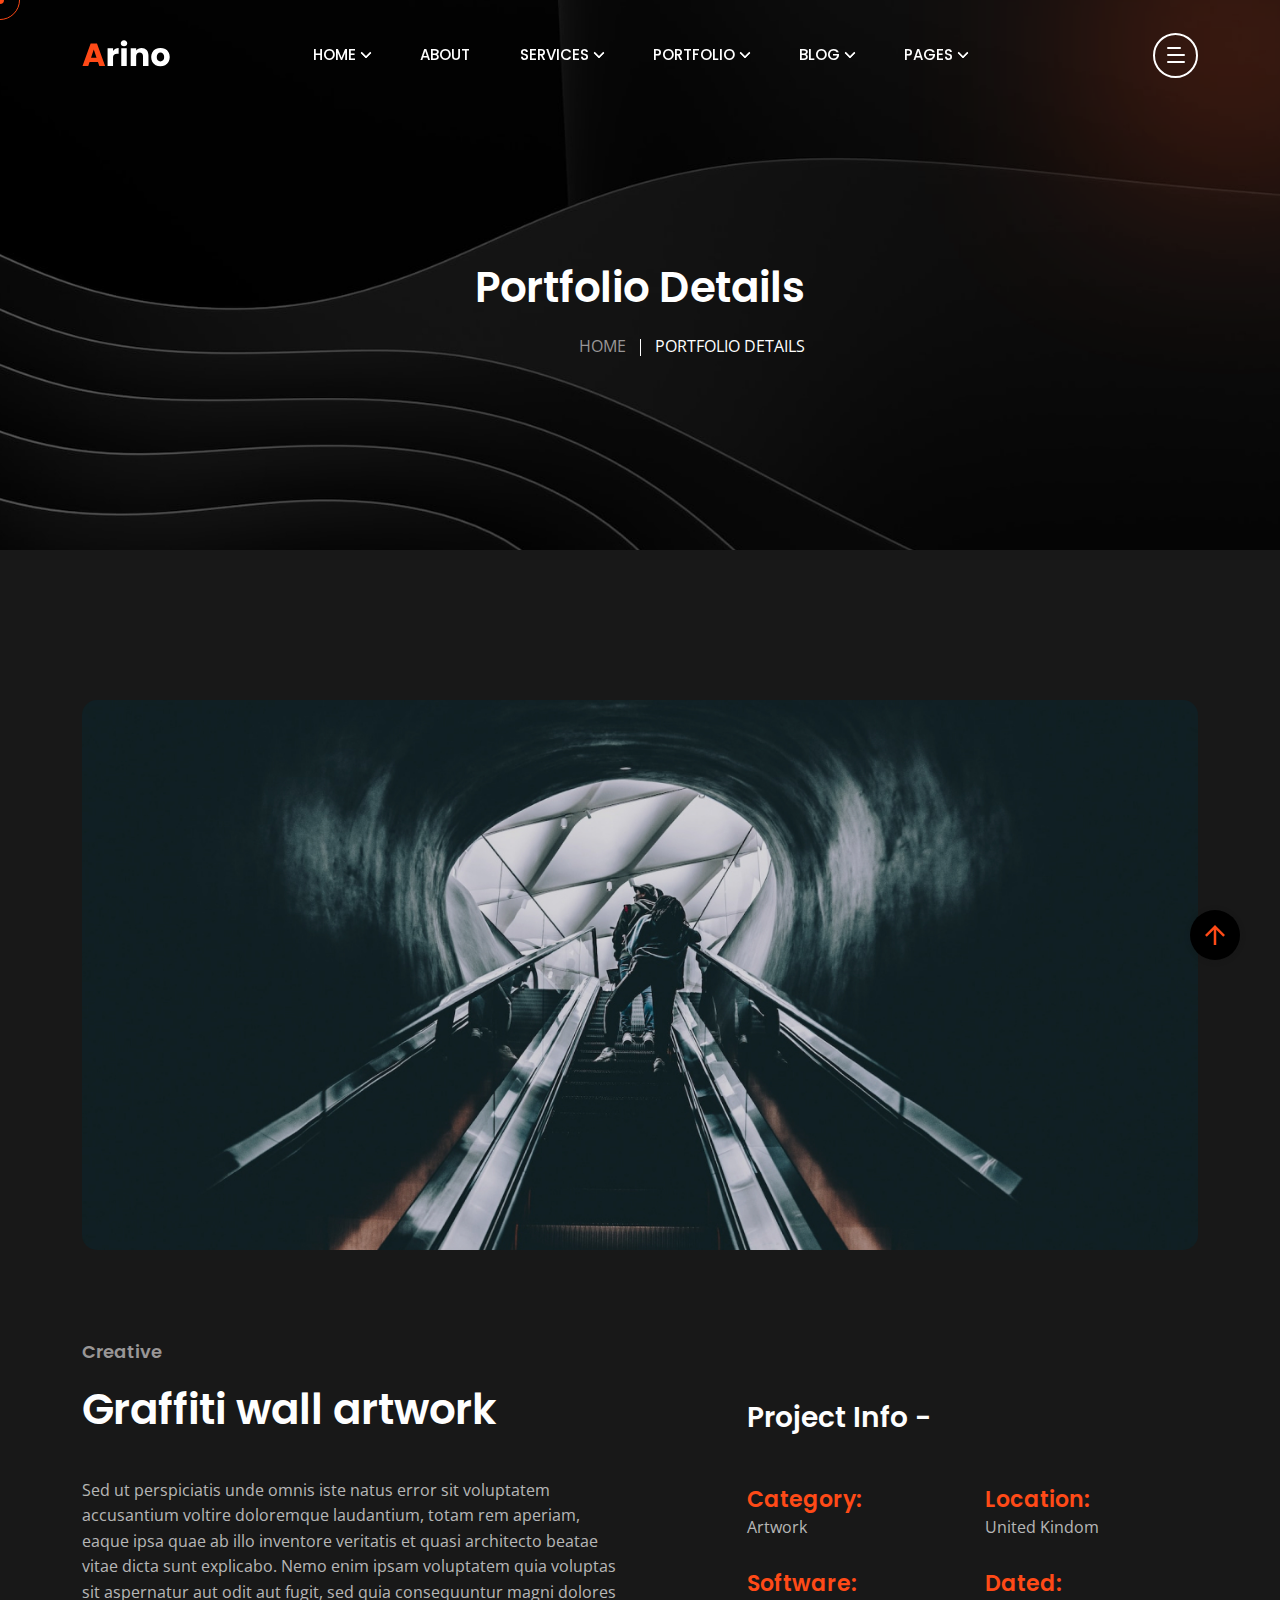
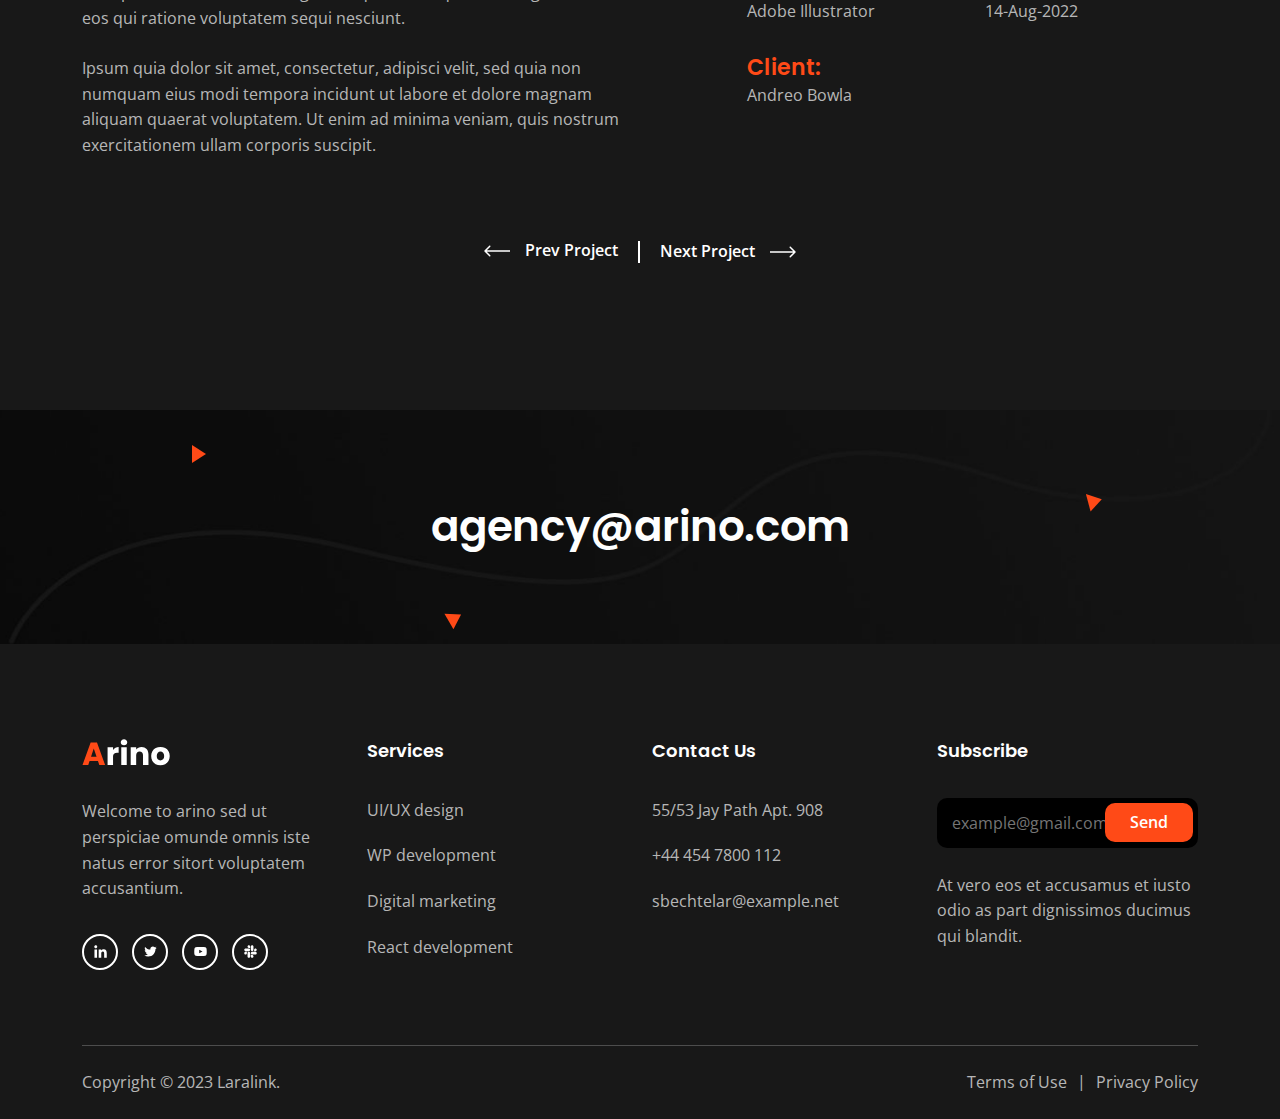
<file: Arino - Template/portfolio-details.html>
<!DOCTYPE html>
<html class="no-js" lang="en">

<head>
  <!-- Meta Tags -->
  <meta charset="utf-8">
  <meta http-equiv="x-ua-compatible" content="ie=edge">
  <meta name="viewport" content="width=device-width, initial-scale=1">
  <meta name="author" content="Laralink">
  <!-- Favicon Icon -->
  <link rel="icon" href="assets/img/favicon.png">
  <!-- Site Title -->
  <title>Arino - Creative Agency Template</title>
  <link rel="stylesheet" href="assets/css/plugins/bootstrap.min.css">
  <link rel="stylesheet" href="assets/css/plugins/lightgallery.min.css">
  <link rel="stylesheet" href="assets/css/plugins/slick.css">
  <link rel="stylesheet" href="assets/css/plugins/lightgallery.min.css">
  <link rel="stylesheet" href="assets/css/plugins/animate.css">
  <link rel="stylesheet" href="assets/css/style.css">
</head>

<body>
  <div class="cs-preloader cs-center">
    <div class="cs-preloader_in"></div>
  </div>
  <!-- Start Header Section -->
  <header class="cs-site_header cs-style1 text-uppercase cs-sticky_header">
    <div class="cs-main_header">
      <div class="container">
        <div class="cs-main_header_in">
          <div class="cs-main_header_left">
            <a class="cs-site_branding" href="index.html">
              <img src="assets/img/logo.svg" alt="Logo">
            </a>
          </div>
          <div class="cs-main_header_center">
            <div class="cs-nav cs-primary_font cs-medium">
              <ul class="cs-nav_list">
                <li class="menu-item-has-children cs-mega_menu">
                  <a href="index.html">Home</a>
                  <ul class="cs-mega_wrapper">
                    <li>
                      <ul>
                        <li>
                          <a href="index.html" class="cs-nav_list_img">
                            <img src="assets/img/demo/main-home.jpeg" alt="" />
                          </a>
                          <a href="index.html">Main Home</a>
                        </li>
                        <li>
                          <a href="showcase-portfolio.html" class="cs-nav_list_img">
                            <img src="assets/img/demo/showcase.jpeg" alt="" />
                          </a>
                          <a href="showcase-portfolio.html">Showcase Portfolio</a>
                        </li>
                      </ul>
                    </li>
                    <li>
                      <ul>
                        <li>
                          <a href="photography-agency.html" class="cs-nav_list_img">
                            <img src="assets/img/demo/photography-agency.jpeg" alt="" />
                          </a>
                          <a href="photography-agency.html">Photography Agency</a>
                        </li>
                        <li>
                          <a href="case-study-showcase.html" class="cs-nav_list_img">
                            <img src="assets/img/demo/case_study_showcase.jpeg" alt="" />
                          </a>
                          <a href="case-study-showcase.html">Case Study Showcase</a>
                        </li>
                      </ul>
                    </li>
                    <li>
                      <ul>
                        <li>
                          <a href="creative-portfolio.html" class="cs-nav_list_img">
                            <img src="assets/img/demo/portfolio.jpeg" alt="" />
                          </a>
                          <a href="creative-portfolio.html">Creative Portfolio</a>
                        </li>
                      </ul>
                    </li>
                    <li>
                      <ul>
                        <li>
                          <a href="digital-agency.html" class="cs-nav_list_img">
                            <img src="assets/img/demo/digital-agency.jpeg" alt="" />
                          </a>
                          <a href="digital-agency.html">Digital Agency</a>
                        </li>
                      </ul>
                    </li>
                    <li>
                      <ul>
                        <li>
                          <a href="marketing-agency.html" class="cs-nav_list_img">
                            <img src="assets/img/demo/marketing.jpeg" alt="" />
                          </a>
                          <a href="marketing-agency.html">Marketing Agency</a>
                        </li>
                      </ul>
                    </li>
                    <li>
                      <ul>
                        <li>
                          <a href="freelancer-agency.html" class="cs-nav_list_img">
                            <img src="assets/img/demo/freelancer-agency.jpeg" alt="" />
                            <span class="cs-header_badge">New</span>
                          </a>
                          <a href="freelancer-agency.html">Freelancing Agency</a>
                        </li>
                      </ul>
                    </li>
                    <li>
                      <ul>
                        <li>
                          <a href="https://arino-html-rtl.vercel.app" target="_blank" class="cs-nav_list_img">
                            <img src="assets/img/demo/rtl.jpeg" alt="" />
                            <span class="cs-header_badge">New</span>
                          </a>
                          <a href="https://arino-html-rtl.vercel.app" target="_blank">RTL Demo</a>
                        </li>
                      </ul>
                    </li>
                  </ul>
                </li>
                <li><a href="about.html">About</a></li>
                <li class="menu-item-has-children"><a href="service.html">Services</a>
                  <ul>
                    <li><a href="service.html">Services</a></li>
                    <li><a href="service-details.html">Service Details</a></li>
                  </ul>
                </li>
                <li class="menu-item-has-children"><a href="portfolio.html">Portfolio</a>
                  <ul>
                    <li><a href="portfolio.html">Portfolio</a></li>
                    <li><a href="portfolio-details.html">Portfolio Details</a></li>
                  </ul>
                </li>
                <li class="menu-item-has-children"><a href="blog.html">Blog</a>
                  <ul>
                    <li><a href="blog.html">Blog</a></li>
                    <li><a href="blog-details.html">Blog Details</a></li>
                  </ul>
                </li>
                <li class="menu-item-has-children"><a href="#">Pages</a>
                  <ul>
                    <li><a href="contact.html">Contact</a></li>
                    <li><a href="team.html">Team</a></li>
                    <li><a href="team-details.html">Team Details</a></li>
                    <li><a href="case-study.html">Case Study Details</a></li>
                    <li><a href="faq.html">FAQ</a></li>
                  </ul>
                </li>
              </ul>
            </div>
          </div>
          <div class="cs-main_header_right">
            <div class="cs-toolbox">
              <span class="cs-icon_btn">
                <span class="cs-icon_btn_in">
                  <span></span>
                  <span></span>
                  <span></span>
                  <span></span>
                </span>
              </span>
            </div>
          </div>
        </div>
      </div>
    </div>
  </header>
  <div class="cs-side_header">
    <button class="cs-close"></button>
    <div class="cs-side_header_overlay"></div>
    <div class="cs-side_header_in">
      <div class="cs-side_header_shape"></div>
      <a class="cs-site_branding" href="index.html">
        <img src="assets/img/footer_logo.svg" alt="Logo">
      </a>
      <div class="cs-side_header_box">
        <h2 class="cs-side_header_heading">Do you have a project in your  <br> mind? Keep connect us.</h2>
      </div>
      <div class="cs-side_header_box">
        <h3 class="cs-side_header_title cs-primary_color">Contact Us</h3>
        <ul class="cs-contact_info cs-style1 cs-mp0">
          <li>
            <svg width="18" height="18" viewBox="0 0 18 18" fill="none" xmlns="http://www.w3.org/2000/svg">
              <path d="M17 12.5C15.75 12.5 14.55 12.3 13.43 11.93C13.08 11.82 12.69 11.9 12.41 12.17L10.21 14.37C7.38 12.93 5.06 10.62 3.62 7.79L5.82 5.58C6.1 5.31 6.18 4.92 6.07 4.57C5.7 3.45 5.5 2.25 5.5 1C5.5 0.45 5.05 0 4.5 0H1C0.45 0 0 0.45 0 1C0 10.39 7.61 18 17 18C17.55 18 18 17.55 18 17V13.5C18 12.95 17.55 12.5 17 12.5ZM9 0V10L12 7H18V0H9Z" fill="#FF4A17"/>
            </svg>
            <span>+44 454 7800 112</span>
          </li>
          <li>
            <svg width="20" height="18" viewBox="0 0 20 18" fill="none" xmlns="http://www.w3.org/2000/svg">
              <path d="M20 6.98V16C20 17.1 19.1 18 18 18H2C0.9 18 0 17.1 0 16V4C0 2.9 0.9 2 2 2H12.1C12.04 2.32 12 2.66 12 3C12 4.48 12.65 5.79 13.67 6.71L10 9L2 4V6L10 11L15.3 7.68C15.84 7.88 16.4 8 17 8C18.13 8 19.16 7.61 20 6.98ZM14 3C14 4.66 15.34 6 17 6C18.66 6 20 4.66 20 3C20 1.34 18.66 0 17 0C15.34 0 14 1.34 14 3Z" fill="#FF4A17"/>
            </svg>              
            <span>infotech@arino.com</span>
          </li>
          <li>
            <svg width="14" height="20" viewBox="0 0 14 20" fill="none" xmlns="http://www.w3.org/2000/svg">
              <path d="M7 0C3.13 0 0 3.13 0 7C0 12.25 7 20 7 20C7 20 14 12.25 14 7C14 3.13 10.87 0 7 0ZM7 9.5C5.62 9.5 4.5 8.38 4.5 7C4.5 5.62 5.62 4.5 7 4.5C8.38 4.5 9.5 5.62 9.5 7C9.5 8.38 8.38 9.5 7 9.5Z" fill="#FF4A17"/>
            </svg>              
            <span>50 Wall Street Suite, 44150 <br>Ohio, United States</span>
          </li>
        </ul>
      </div>
      <div class="cs-side_header_box">
        <h3 class="cs-side_header_title cs-primary_color">Subscribe</h3>
        <div class="cs-newsletter cs-style1">
          <form action="#" class="cs-newsletter_form">
            <input type="email" class="cs-newsletter_input" placeholder="example@gmail.com">
            <button class="cs-newsletter_btn"><span>Send</span></button>
          </form>
          <div class="cs-newsletter_text">At vero eos et accusamus et iusto odio as part dignissimos ducimus qui blandit.</div>
        </div>
      </div>
      <div class="cs-side_header_box">
        <div class="cs-social_btns cs-style1">
          <a href="#" class="cs-center">
            <svg width="15" height="15" viewBox="0 0 15 15" fill="none" xmlns="http://www.w3.org/2000/svg">
              <path d="M4.04799 13.7497H1.45647V5.4043H4.04799V13.7497ZM2.75084 4.2659C1.92215 4.2659 1.25 3.57952 1.25 2.75084C1.25 2.35279 1.40812 1.97105 1.68958 1.68958C1.97105 1.40812 2.35279 1.25 2.75084 1.25C3.14888 1.25 3.53063 1.40812 3.81209 1.68958C4.09355 1.97105 4.25167 2.35279 4.25167 2.75084C4.25167 3.57952 3.57924 4.2659 2.75084 4.2659ZM13.7472 13.7497H11.1613V9.68722C11.1613 8.71903 11.1417 7.4774 9.81389 7.4774C8.46652 7.4774 8.26004 8.5293 8.26004 9.61747V13.7497H5.67132V5.4043H8.15681V6.54269H8.19308C8.53906 5.887 9.38421 5.19503 10.6451 5.19503C13.2679 5.19503 13.75 6.92215 13.75 9.16546V13.7497H13.7472Z" fill="white"></path>
            </svg> 
          </a>
          <a href="#" class="cs-center">
            <svg width="13" height="11" viewBox="0 0 13 11" fill="none" xmlns="http://www.w3.org/2000/svg">
              <path d="M11.4651 2.95396C11.4731 3.065 11.4731 3.17606 11.4731 3.2871C11.4731 6.67383 8.89535 10.5761 4.18402 10.5761C2.73255 10.5761 1.38421 10.1557 0.25 9.42608C0.456226 9.44986 0.654494 9.4578 0.868655 9.4578C2.06629 9.4578 3.16879 9.0533 4.04918 8.36326C2.92291 8.33946 1.97906 7.60183 1.65386 6.5866C1.81251 6.61038 1.97112 6.62624 2.1377 6.62624C2.36771 6.62624 2.59774 6.59451 2.81188 6.53901C1.63802 6.30105 0.757595 5.26996 0.757595 4.02472V3.99301C1.09864 4.18336 1.49524 4.30233 1.91558 4.31818C1.22554 3.85814 0.773464 3.07294 0.773464 2.1846C0.773464 1.70872 0.900344 1.27249 1.12244 0.891774C2.38355 2.44635 4.27919 3.46156 6.40481 3.57262C6.36516 3.38226 6.34136 3.184 6.34136 2.9857C6.34136 1.57388 7.4835 0.423828 8.90323 0.423828C9.64086 0.423828 10.3071 0.733156 10.7751 1.23284C11.354 1.1218 11.9093 0.907643 12.401 0.614185C12.2106 1.20906 11.8061 1.70875 11.2748 2.02598C11.7903 1.97049 12.29 1.82769 12.75 1.62942C12.4011 2.13702 11.9648 2.5891 11.4651 2.95396V2.95396Z" fill="white"></path>
            </svg>                    
          </a>
          <a href="#" class="cs-center">
            <svg width="13" height="9" viewBox="0 0 13 9" fill="none" xmlns="http://www.w3.org/2000/svg">
              <path d="M12.4888 1.48066C12.345 0.939353 11.9215 0.513038 11.3837 0.368362C10.4089 0.105469 6.5 0.105469 6.5 0.105469C6.5 0.105469 2.59116 0.105469 1.61633 0.368362C1.07853 0.513061 0.65496 0.939353 0.5112 1.48066C0.25 2.4618 0.25 4.50887 0.25 4.50887C0.25 4.50887 0.25 6.55595 0.5112 7.53709C0.65496 8.0784 1.07853 8.48695 1.61633 8.63163C2.59116 8.89452 6.5 8.89452 6.5 8.89452C6.5 8.89452 10.4088 8.89452 11.3837 8.63163C11.9215 8.48695 12.345 8.0784 12.4888 7.53709C12.75 6.55595 12.75 4.50887 12.75 4.50887C12.75 4.50887 12.75 2.4618 12.4888 1.48066V1.48066ZM5.22158 6.36746V2.65029L8.48861 4.50892L5.22158 6.36746V6.36746Z" fill="white"></path>
            </svg>                    
          </a>
          <a href="#" class="cs-center">
            <svg width="13" height="13" viewBox="0 0 13 13" fill="none" xmlns="http://www.w3.org/2000/svg">
              <path d="M2.87612 8.149C2.87612 8.87165 2.28571 9.46205 1.56306 9.46205C0.840402 9.46205 0.25 8.87165 0.25 8.149C0.25 7.42634 0.840402 6.83594 1.56306 6.83594H2.87612V8.149ZM3.53795 8.149C3.53795 7.42634 4.12835 6.83594 4.851 6.83594C5.57366 6.83594 6.16406 7.42634 6.16406 8.149V11.4369C6.16406 12.1596 5.57366 12.75 4.851 12.75C4.12835 12.75 3.53795 12.1596 3.53795 11.4369V8.149ZM4.851 2.87612C4.12835 2.87612 3.53795 2.28571 3.53795 1.56306C3.53795 0.840402 4.12835 0.25 4.851 0.25C5.57366 0.25 6.16406 0.840402 6.16406 1.56306V2.87612H4.851V2.87612ZM4.851 3.53795C5.57366 3.53795 6.16406 4.12835 6.16406 4.851C6.16406 5.57366 5.57366 6.16406 4.851 6.16406H1.56306C0.840402 6.16406 0.25 5.57366 0.25 4.851C0.25 4.12835 0.840402 3.53795 1.56306 3.53795H4.851V3.53795ZM10.1239 4.851C10.1239 4.12835 10.7143 3.53795 11.4369 3.53795C12.1596 3.53795 12.75 4.12835 12.75 4.851C12.75 5.57366 12.1596 6.16406 11.4369 6.16406H10.1239V4.851V4.851ZM9.46205 4.851C9.46205 5.57366 8.87165 6.16406 8.149 6.16406C7.42634 6.16406 6.83594 5.57366 6.83594 4.851V1.56306C6.83594 0.840402 7.42634 0.25 8.149 0.25C8.87165 0.25 9.46205 0.840402 9.46205 1.56306V4.851V4.851ZM8.149 10.1239C8.87165 10.1239 9.46205 10.7143 9.46205 11.4369C9.46205 12.1596 8.87165 12.75 8.149 12.75C7.42634 12.75 6.83594 12.1596 6.83594 11.4369V10.1239H8.149ZM8.149 9.46205C7.42634 9.46205 6.83594 8.87165 6.83594 8.149C6.83594 7.42634 7.42634 6.83594 8.149 6.83594H11.4369C12.1596 6.83594 12.75 7.42634 12.75 8.149C12.75 8.87165 12.1596 9.46205 11.4369 9.46205H8.149Z" fill="white"></path>
            </svg>                    
          </a>
        </div>
      </div>
    </div>
  </div>
  <!-- End Header Section -->
  
  <!-- Start Hero -->
  <div class="cs-page_heading cs-style1 cs-center text-center cs-bg" data-src="assets/img/portfolio_details_bg.jpeg">
    <div class="container">
      <div class="cs-page_heading_in">
        <h1 class="cs-page_title cs-font_50 cs-white_color">Portfolio Details</h1>
        <ol class="breadcrumb text-uppercase">
          <li class="breadcrumb-item"><a href="index.html">Home</a></li>
          <li class="breadcrumb-item active">Portfolio Details</li>
        </ol>
      </div>
    </div>
  </div>
  <!-- End Hero -->
  <!-- End Why Choose -->
  <div class="cs-height_150 cs-height_lg_80"></div>
  <div class="container">
    <div class="cs-portfolio_details">
      <img src="assets/img/portfolio_details_1.jpeg" alt="Image" class="cs-radius_15 w-100">
      <div class="cs-height_90 cs-height_lg_40"></div>
      <div class="row">
        <div class="col-lg-6">
          <div class="cs-section_heading cs-style1">
            <h3 class="cs-section_subtitle">Creative</h3>
            <h2 class="cs-section_title">Graffiti wall artwork</h2>
            <div class="cs-height_40 cs-height_lg_20"></div>
            <p>Sed ut perspiciatis unde omnis iste natus error sit voluptatem accusantium voltire doloremque laudantium, totam rem aperiam, eaque ipsa quae ab illo inventore veritatis et quasi architecto beatae vitae dicta sunt explicabo. Nemo enim ipsam voluptatem quia voluptas sit aspernatur aut odit aut fugit, sed quia consequuntur magni dolores eos qui ratione voluptatem sequi nesciunt.</p>
            <div class="cs-height_10 cs-height_lg_10"></div>
            <p>Ipsum quia dolor sit amet, consectetur, adipisci velit, sed quia non numquam eius modi tempora incidunt ut labore et dolore magnam aliquam quaerat voluptatem. Ut enim ad minima veniam, quis nostrum exercitationem ullam corporis suscipit.</p>
          </div>
        </div>
        <div class="col-lg-5 offset-lg-1">
          <div class="cs-height_60 cs-height_lg_40"></div>
          <h2 class="cs-font_30 cs-font_26_sm cs-m0">Project Info -</h2>
          <div class="cs-height_50 cs-height_lg_30"></div>
          <div class="row">
            <div class="col-6">
              <h3 class="cs-accent_color cs-font_22 cs-font_18_sm cs-m0">Category:</h3>
              <p class="cs-m0">Artwork</p>
              <div class="cs-height_30 cs-height_lg_30"></div>
            </div>
            <div class="col-6">
              <h3 class="cs-accent_color cs-font_22 cs-font_18_sm cs-m0">Location:</h3>
              <p class="cs-m0">United Kindom</p>
              <div class="cs-height_30 cs-height_lg_30"></div>
            </div>
            <div class="col-6">
              <h3 class="cs-accent_color cs-font_22 cs-font_18_sm cs-m0">Software:</h3>
              <p class="cs-m0">Adobe Illustrator</p>
              <div class="cs-height_30 cs-height_lg_30"></div>
            </div>
            <div class="col-6">
              <h3 class="cs-accent_color cs-font_22 cs-font_18_sm cs-m0">Dated:</h3>
              <p class="cs-m0">14-Aug-2022</p>
              <div class="cs-height_30 cs-height_lg_30"></div>
            </div>
            <div class="col-6">
              <h3 class="cs-accent_color cs-font_22 cs-font_18_sm cs-m0">Client:</h3>
              <p class="cs-m0">Andreo Bowla</p>
              <div class="cs-height_30 cs-height_lg_30"></div>
            </div>
          </div>
        </div>
      </div>
    </div>
    <div class="cs-height_65 cs-height_lg_10"></div>
    <div class="cs-page_navigation cs-center">
      <div>
        <a href="#" class="cs-text_btn cs-type1">
          <svg width="26" height="12" viewBox="0 0 26 12" fill="none" xmlns="http://www.w3.org/2000/svg">
            <path d="M0.469669 5.46967C0.176777 5.76256 0.176777 6.23744 0.469669 6.53033L5.24264 11.3033C5.53553 11.5962 6.01041 11.5962 6.3033 11.3033C6.59619 11.0104 6.59619 10.5355 6.3033 10.2426L2.06066 6L6.3033 1.75736C6.59619 1.46447 6.59619 0.989593 6.3033 0.696699C6.01041 0.403806 5.53553 0.403806 5.24264 0.696699L0.469669 5.46967ZM26 5.25L1 5.25V6.75L26 6.75V5.25Z" fill="currentColor"/>
          </svg>            
          <span>Prev Project</span>               
        </a>
      </div>
      <div>
        <a href="#" class="cs-text_btn">
          <span>Next Project</span>
          <svg width="26" height="12" viewBox="0 0 26 12" fill="none" xmlns="http://www.w3.org/2000/svg">
            <path d="M25.5303 6.53033C25.8232 6.23744 25.8232 5.76256 25.5303 5.46967L20.7574 0.696699C20.4645 0.403806 19.9896 0.403806 19.6967 0.696699C19.4038 0.989593 19.4038 1.46447 19.6967 1.75736L23.9393 6L19.6967 10.2426C19.4038 10.5355 19.4038 11.0104 19.6967 11.3033C19.9896 11.5962 20.4645 11.5962 20.7574 11.3033L25.5303 6.53033ZM0 6.75H25V5.25H0V6.75Z" fill="currentColor"></path>
          </svg>                
        </a>
      </div>
    </div>
  </div>
  
  <div class="cs-height_145 cs-height_lg_80"></div>
  <!-- Start CTA -->
  <section>
    <div class="cs-cta cs-style1 cs-bg text-center cs-shape_wrap_1 cs-position_1 rounded-0" data-src="assets/img/cta_bg_2.jpeg" >
      <div class="cs-shape_1"></div>
      <div class="cs-shape_1"></div>
      <div class="cs-shape_1"></div>
      <div class="cs-cta_in">
        <h2 class="cs-cta_title cs-semi_bold cs-m0">agency@arino.com</h2>
      </div>
    </div>
  </section>
  <!-- End CTA -->
  <!-- Start Footer -->
  <footer class="cs-fooer">
    <div class="cs-fooer_main">
      <div class="container">
        <div class="row">
          <div class="col-lg-3 col-sm-6">
            <div class="cs-footer_item">
              <div class="cs-text_widget">
                <img src="assets/img/footer_logo.svg" alt="">
                <p>Welcome to arino sed ut perspiciae omunde omnis iste natus error sitort voluptatem accusantium.</p>
              </div>
              <div class="cs-social_btns cs-style1">
                <a href="#" class="cs-center">
                  <svg width="15" height="15" viewBox="0 0 15 15" fill="none" xmlns="http://www.w3.org/2000/svg">
                    <path d="M4.04799 13.7497H1.45647V5.4043H4.04799V13.7497ZM2.75084 4.2659C1.92215 4.2659 1.25 3.57952 1.25 2.75084C1.25 2.35279 1.40812 1.97105 1.68958 1.68958C1.97105 1.40812 2.35279 1.25 2.75084 1.25C3.14888 1.25 3.53063 1.40812 3.81209 1.68958C4.09355 1.97105 4.25167 2.35279 4.25167 2.75084C4.25167 3.57952 3.57924 4.2659 2.75084 4.2659ZM13.7472 13.7497H11.1613V9.68722C11.1613 8.71903 11.1417 7.4774 9.81389 7.4774C8.46652 7.4774 8.26004 8.5293 8.26004 9.61747V13.7497H5.67132V5.4043H8.15681V6.54269H8.19308C8.53906 5.887 9.38421 5.19503 10.6451 5.19503C13.2679 5.19503 13.75 6.92215 13.75 9.16546V13.7497H13.7472Z" fill="white"/>
                  </svg> 
                </a>
                <a href="#" class="cs-center">
                  <svg width="13" height="11" viewBox="0 0 13 11" fill="none" xmlns="http://www.w3.org/2000/svg">
                    <path d="M11.4651 2.95396C11.4731 3.065 11.4731 3.17606 11.4731 3.2871C11.4731 6.67383 8.89535 10.5761 4.18402 10.5761C2.73255 10.5761 1.38421 10.1557 0.25 9.42608C0.456226 9.44986 0.654494 9.4578 0.868655 9.4578C2.06629 9.4578 3.16879 9.0533 4.04918 8.36326C2.92291 8.33946 1.97906 7.60183 1.65386 6.5866C1.81251 6.61038 1.97112 6.62624 2.1377 6.62624C2.36771 6.62624 2.59774 6.59451 2.81188 6.53901C1.63802 6.30105 0.757595 5.26996 0.757595 4.02472V3.99301C1.09864 4.18336 1.49524 4.30233 1.91558 4.31818C1.22554 3.85814 0.773464 3.07294 0.773464 2.1846C0.773464 1.70872 0.900344 1.27249 1.12244 0.891774C2.38355 2.44635 4.27919 3.46156 6.40481 3.57262C6.36516 3.38226 6.34136 3.184 6.34136 2.9857C6.34136 1.57388 7.4835 0.423828 8.90323 0.423828C9.64086 0.423828 10.3071 0.733156 10.7751 1.23284C11.354 1.1218 11.9093 0.907643 12.401 0.614185C12.2106 1.20906 11.8061 1.70875 11.2748 2.02598C11.7903 1.97049 12.29 1.82769 12.75 1.62942C12.4011 2.13702 11.9648 2.5891 11.4651 2.95396V2.95396Z" fill="white"/>
                  </svg>                    
                </a>
                <a href="#" class="cs-center">
                  <svg width="13" height="9" viewBox="0 0 13 9" fill="none" xmlns="http://www.w3.org/2000/svg">
                    <path d="M12.4888 1.48066C12.345 0.939353 11.9215 0.513038 11.3837 0.368362C10.4089 0.105469 6.5 0.105469 6.5 0.105469C6.5 0.105469 2.59116 0.105469 1.61633 0.368362C1.07853 0.513061 0.65496 0.939353 0.5112 1.48066C0.25 2.4618 0.25 4.50887 0.25 4.50887C0.25 4.50887 0.25 6.55595 0.5112 7.53709C0.65496 8.0784 1.07853 8.48695 1.61633 8.63163C2.59116 8.89452 6.5 8.89452 6.5 8.89452C6.5 8.89452 10.4088 8.89452 11.3837 8.63163C11.9215 8.48695 12.345 8.0784 12.4888 7.53709C12.75 6.55595 12.75 4.50887 12.75 4.50887C12.75 4.50887 12.75 2.4618 12.4888 1.48066V1.48066ZM5.22158 6.36746V2.65029L8.48861 4.50892L5.22158 6.36746V6.36746Z" fill="white"/>
                  </svg>                    
                </a>
                <a href="#" class="cs-center">
                  <svg width="13" height="13" viewBox="0 0 13 13" fill="none" xmlns="http://www.w3.org/2000/svg">
                    <path d="M2.87612 8.149C2.87612 8.87165 2.28571 9.46205 1.56306 9.46205C0.840402 9.46205 0.25 8.87165 0.25 8.149C0.25 7.42634 0.840402 6.83594 1.56306 6.83594H2.87612V8.149ZM3.53795 8.149C3.53795 7.42634 4.12835 6.83594 4.851 6.83594C5.57366 6.83594 6.16406 7.42634 6.16406 8.149V11.4369C6.16406 12.1596 5.57366 12.75 4.851 12.75C4.12835 12.75 3.53795 12.1596 3.53795 11.4369V8.149ZM4.851 2.87612C4.12835 2.87612 3.53795 2.28571 3.53795 1.56306C3.53795 0.840402 4.12835 0.25 4.851 0.25C5.57366 0.25 6.16406 0.840402 6.16406 1.56306V2.87612H4.851V2.87612ZM4.851 3.53795C5.57366 3.53795 6.16406 4.12835 6.16406 4.851C6.16406 5.57366 5.57366 6.16406 4.851 6.16406H1.56306C0.840402 6.16406 0.25 5.57366 0.25 4.851C0.25 4.12835 0.840402 3.53795 1.56306 3.53795H4.851V3.53795ZM10.1239 4.851C10.1239 4.12835 10.7143 3.53795 11.4369 3.53795C12.1596 3.53795 12.75 4.12835 12.75 4.851C12.75 5.57366 12.1596 6.16406 11.4369 6.16406H10.1239V4.851V4.851ZM9.46205 4.851C9.46205 5.57366 8.87165 6.16406 8.149 6.16406C7.42634 6.16406 6.83594 5.57366 6.83594 4.851V1.56306C6.83594 0.840402 7.42634 0.25 8.149 0.25C8.87165 0.25 9.46205 0.840402 9.46205 1.56306V4.851V4.851ZM8.149 10.1239C8.87165 10.1239 9.46205 10.7143 9.46205 11.4369C9.46205 12.1596 8.87165 12.75 8.149 12.75C7.42634 12.75 6.83594 12.1596 6.83594 11.4369V10.1239H8.149ZM8.149 9.46205C7.42634 9.46205 6.83594 8.87165 6.83594 8.149C6.83594 7.42634 7.42634 6.83594 8.149 6.83594H11.4369C12.1596 6.83594 12.75 7.42634 12.75 8.149C12.75 8.87165 12.1596 9.46205 11.4369 9.46205H8.149Z" fill="white"/>
                  </svg>                    
                </a>
              </div>
            </div>
          </div>
          <div class="col-lg-3 col-sm-6">
            <div class="cs-footer_item">
              <h2 class="cs-widget_title">Services</h2>
              <ul class="cs-menu_widget cs-mp0">
                <li><a href="service-details.html">UI/UX design</a></li>
                <li><a href="service-details.html">WP development</a></li>
                <li><a href="service-details.html">Digital marketing</a></li>
                <li><a href="service-details.html">React development</a></li>
              </ul>
            </div>
          </div>
          <div class="col-lg-3 col-sm-6">
            <div class="cs-footer_item">
              <h2 class="cs-widget_title">Contact Us</h2>
              <ul class="cs-menu_widget cs-mp0">
                <li>55/53 Jay Path Apt. 908</li>
                <li>+44 454 7800 112</li>
                <li>sbechtelar@example.net</li>
              </ul>
            </div>
          </div>
          <div class="col-lg-3 col-sm-6">
            <div class="cs-footer_item">
              <h2 class="cs-widget_title">Subscribe</h2>
              <div class="cs-newsletter cs-style1">
                <form action="#" class="cs-newsletter_form">
                  <input type="email" class="cs-newsletter_input" placeholder="example@gmail.com">
                  <button class="cs-newsletter_btn"><span>Send</span></button>
                </form>
                <div class="cs-newsletter_text">At vero eos et accusamus et iusto odio as part dignissimos ducimus qui blandit.</div>
              </div>
            </div>
          </div>
        </div>
      </div>
    </div>
    <div class="container">
      <div class="cs-bottom_footer">
        <div class="cs-bottom_footer_left">
          <div class="cs-copyright">Copyright © 2023 Laralink.</div>
        </div>
        <div class="cs-bottom_footer_right">
          <ul class="cs-footer_links cs-mp0">
            <li><a href="">Terms of Use</a></li>
            <li><a href="">Privacy Policy</a></li>
          </ul>
        </div>
      </div>
    </div>
  </footer>
  <!-- End Footer -->

  <span class="cs-scrollup">
    <svg width="20" height="20" viewBox="0 0 20 20" fill="none" xmlns="http://www.w3.org/2000/svg">
      <path d="M0 10L1.7625 11.7625L8.75 4.7875V20H11.25V4.7875L18.225 11.775L20 10L10 0L0 10Z" fill="currentColor"/>
    </svg>      
  </span>
  
  <!-- Start Video Popup -->
  <div class="cs-video_popup">
    <div class="cs-video_popup_overlay"></div>
    <div class="cs-video_popup_content">
      <div class="cs-video_popup_layer"></div>
      <div class="cs-video_popup_container">
        <div class="cs-video_popup_align">
          <div class="embed-responsive embed-responsive-16by9">
            <iframe class="embed-responsive-item" src="about:blank"></iframe>
          </div>
        </div>
        <div class="cs-video_popup_close"></div>
      </div>
    </div>
  </div>
  <!-- End Video Popup -->

  <!-- Script -->
  <script src="assets/js/plugins/jquery-3.6.0.min.js"></script>
  <script src="assets/js/plugins/isotope.pkg.min.js"></script>
  <script src="assets/js/plugins/jquery.slick.min.js"></script>
  <script src="assets/js/plugins/jquery.counter.min.js"></script>
  <script src="assets/js/plugins/lightgallery.min.js"></script>
  <script src="assets/js/plugins/wow.min.js"></script>
  <script src="assets/js/plugins/gsap.min.js"></script>
  <script src="assets/js/main.js"></script>
</body>
</html>
</file>
<file: Arino - Template/assets/css/style.css>
/*--------------------------------------------------------------
## Basic Color
----------------------------------------------------------------*/
/*--------------------------------------------------------------
>> TABLE OF CONTENTS:
----------------------------------------------------------------
1. Typography
2. Preloader
3. Spacing
4. General
5. Slider
6. Video Popup
7. Header
8. Footer
9. Isotope
10. Sidebar
11. Hero
12. Iconbox
13. Card
14. Posts
15. Team
16. Imagebox
17. CTA
18. Timeline
19. Testimonial
20. Portfolio
21. FunFact
22. Pricing
--------------------------------------------------------------*/
/*--------------------------------------------------------------
1. Typography
----------------------------------------------------------------*/
@import url("https://fonts.googleapis.com/css2?family=Open+Sans:wght@400;600;700&family=Poppins:wght@400;600;700&display=swap");
body,
html {
  color: rgba(254, 254, 254, 0.7);
  font-family: 'Open Sans', sans-serif;
  font-size: 16px;
  font-weight: 400;
  line-height: 1.6em;
  overflow-x: hidden;
  background-color: #181818;
}

h1,
h2,
h3,
h4,
h5,
h6 {
  clear: both;
  color: #FEFEFE;
  padding: 0;
  margin: 0 0 20px 0;
  font-weight: 600;
  line-height: 1.3em;
  font-family: 'Poppins', sans-serif;
}

.cs-primary_font {
  font-family: 'Poppins', sans-serif;
}

.cs-secondary_font {
  font-family: 'Open Sans', sans-serif;
}

h1 {
  font-size: 56px;
}

h2 {
  font-size: 42px;
}

h3 {
  font-size: 30px;
}

h4 {
  font-size: 24px;
}

h5 {
  font-size: 18px;
}

h6 {
  font-size: 16px;
}

p {
  margin-bottom: 15px;
}

ul {
  margin: 0 0 25px 0;
  padding-left: 20px;
  list-style: square outside none;
}

ol {
  padding-left: 20px;
  margin-bottom: 25px;
}

dfn,
cite,
em,
i {
  font-style: italic;
}

blockquote {
  margin: 0 15px;
  font-style: italic;
  font-size: 20px;
  line-height: 1.6em;
  margin: 0;
}

address {
  margin: 0 0 15px;
}

img {
  border: 0;
  max-width: 100%;
  height: auto;
}

a {
  color: inherit;
  text-decoration: none;
  -webkit-transition: all 0.3s ease;
  transition: all 0.3s ease;
}

button {
  color: inherit;
  -webkit-transition: all 0.3s ease;
  transition: all 0.3s ease;
}

a:hover {
  text-decoration: none;
  color: #FF4A17;
}

table {
  width: 100%;
  margin-bottom: 25px;
}

table th {
  font-weight: 600;
  color: rgba(254, 254, 254, 0.7);
}

table td,
table th {
  border-top: 1px solid #4D4D4D;
  padding: 11px 10px;
}

dl {
  margin-bottom: 25px;
}

dl dt {
  font-weight: 600;
}

b,
strong {
  font-weight: bold;
}

pre {
  color: rgba(254, 254, 254, 0.7);
  border: 1px solid #4D4D4D;
  font-size: 18px;
  padding: 25px;
  border-radius: 5px;
}

kbd {
  font-size: 100%;
  background-color: rgba(254, 254, 254, 0.7);
  border-radius: 5px;
}

@media screen and (max-width: 991px) {
  body,
  html {
    font-size: 16px;
    line-height: 1.6em;
  }
  h2 {
    font-size: 36px;
    margin-bottom: 10px;
  }
}

input, textarea {
  color: #FEFEFE;
}

/*--------------------------------------------------------------
  2. Preloader
----------------------------------------------------------------*/
.cs-preloader {
  position: fixed;
  z-index: 99999;
  top: 0;
  width: 100%;
  height: 100vh;
  background-color: #181818;
}

.cs-preloader_bg {
  text-align: center;
  height: 100%;
  width: 100%;
}

.cs-preloader_in {
  width: 120px;
  height: 120px;
  position: relative;
  display: -webkit-box;
  display: -ms-flexbox;
  display: flex;
  -webkit-box-align: center;
      -ms-flex-align: center;
          align-items: center;
  -webkit-box-pack: center;
      -ms-flex-pack: center;
          justify-content: center;
  padding: 28px;
  border: 3px solid rgba(255, 255, 255, 0.8);
  border-radius: 50%;
}

.cs-preloader_in:after {
  content: "";
  border-width: 3px;
  border-style: solid;
  border-color: transparent;
  border-top-color: #FF4A17;
  border-radius: 50%;
  position: absolute;
  width: calc(100% + 6px);
  height: calc(100% + 6px);
  left: 50%;
  top: 50%;
  -webkit-animation: spin 1s ease-in-out infinite;
          animation: spin 1s ease-in-out infinite;
  margin-left: -60px;
  margin-top: -60px;
}

.cs-preloader_in::before {
  content: '';
  height: 8px;
  width: 8px;
  border-radius: 50%;
  position: absolute;
  left: 50%;
  top: 50%;
  -webkit-transform: translate(-50%, -50%);
          transform: translate(-50%, -50%);
  background-color: #FF4A17;
}

@-webkit-keyframes spin {
  0% {
    -webkit-transform: rotate(0deg);
            transform: rotate(0deg);
  }
  100% {
    -webkit-transform: rotate(360deg);
            transform: rotate(360deg);
  }
}

@keyframes spin {
  0% {
    -webkit-transform: rotate(0deg);
            transform: rotate(0deg);
  }
  100% {
    -webkit-transform: rotate(360deg);
            transform: rotate(360deg);
  }
}

/*--------------------------------------------------------------
  3. Spacing
----------------------------------------------------------------*/
@media screen and (min-width: 992px) {
  .cs-height_0 {
    height: 0px;
  }
  .cs-height_5 {
    height: 5px;
  }
  .cs-height_10 {
    height: 10px;
  }
  .cs-height_15 {
    height: 15px;
  }
  .cs-height_20 {
    height: 20px;
  }
  .cs-height_25 {
    height: 25px;
  }
  .cs-height_30 {
    height: 30px;
  }
  .cs-height_35 {
    height: 35px;
  }
  .cs-height_40 {
    height: 40px;
  }
  .cs-height_45 {
    height: 45px;
  }
  .cs-height_50 {
    height: 50px;
  }
  .cs-height_55 {
    height: 55px;
  }
  .cs-height_60 {
    height: 60px;
  }
  .cs-height_65 {
    height: 65px;
  }
  .cs-height_70 {
    height: 70px;
  }
  .cs-height_75 {
    height: 75px;
  }
  .cs-height_80 {
    height: 80px;
  }
  .cs-height_85 {
    height: 85px;
  }
  .cs-height_90 {
    height: 90px;
  }
  .cs-height_95 {
    height: 95px;
  }
  .cs-height_100 {
    height: 100px;
  }
  .cs-height_105 {
    height: 105px;
  }
  .cs-height_110 {
    height: 110px;
  }
  .cs-height_115 {
    height: 115px;
  }
  .cs-height_120 {
    height: 120px;
  }
  .cs-height_125 {
    height: 125px;
  }
  .cs-height_130 {
    height: 130px;
  }
  .cs-height_135 {
    height: 135px;
  }
  .cs-height_140 {
    height: 140px;
  }
  .cs-height_145 {
    height: 145px;
  }
  .cs-height_150 {
    height: 150px;
  }
  .cs-height_155 {
    height: 155px;
  }
  .cs-height_160 {
    height: 160px;
  }
  .cs-height_165 {
    height: 165px;
  }
  .cs-height_170 {
    height: 170px;
  }
  .cs-height_175 {
    height: 175px;
  }
  .cs-height_180 {
    height: 180px;
  }
  .cs-height_185 {
    height: 185px;
  }
  .cs-height_190 {
    height: 190px;
  }
  .cs-height_195 {
    height: 195px;
  }
  .cs-height_200 {
    height: 200px;
  }
  .cs-height_205 {
    height: 205px;
  }
  .cs-height_210 {
    height: 210px;
  }
}

@media screen and (max-width: 991px) {
  .cs-height_lg_0 {
    height: 0px;
  }
  .cs-height_lg_5 {
    height: 5px;
  }
  .cs-height_lg_10 {
    height: 10px;
  }
  .cs-height_lg_15 {
    height: 15px;
  }
  .cs-height_lg_20 {
    height: 20px;
  }
  .cs-height_lg_25 {
    height: 25px;
  }
  .cs-height_lg_30 {
    height: 30px;
  }
  .cs-height_lg_35 {
    height: 35px;
  }
  .cs-height_lg_40 {
    height: 40px;
  }
  .cs-height_lg_45 {
    height: 45px;
  }
  .cs-height_lg_50 {
    height: 50px;
  }
  .cs-height_lg_55 {
    height: 55px;
  }
  .cs-height_lg_60 {
    height: 60px;
  }
  .cs-height_lg_65 {
    height: 65px;
  }
  .cs-height_lg_70 {
    height: 70px;
  }
  .cs-height_lg_75 {
    height: 75px;
  }
  .cs-height_lg_80 {
    height: 80px;
  }
  .cs-height_lg_85 {
    height: 85px;
  }
  .cs-height_lg_90 {
    height: 90px;
  }
  .cs-height_lg_95 {
    height: 95px;
  }
  .cs-height_lg_100 {
    height: 100px;
  }
  .cs-height_lg_105 {
    height: 105px;
  }
  .cs-height_lg_110 {
    height: 110px;
  }
  .cs-height_lg_115 {
    height: 115px;
  }
  .cs-height_lg_120 {
    height: 120px;
  }
  .cs-height_lg_125 {
    height: 125px;
  }
  .cs-height_lg_130 {
    height: 130px;
  }
  .cs-height_lg_135 {
    height: 135px;
  }
  .cs-height_lg_140 {
    height: 140px;
  }
  .cs-height_lg_145 {
    height: 145px;
  }
  .cs-height_lg_150 {
    height: 150px;
  }
  .cs-height_lg_155 {
    height: 155px;
  }
  .cs-height_lg_160 {
    height: 160px;
  }
  .cs-height_lg_165 {
    height: 165px;
  }
  .cs-height_lg_170 {
    height: 170px;
  }
  .cs-height_lg_175 {
    height: 175px;
  }
  .cs-height_lg_180 {
    height: 180px;
  }
  .cs-height_lg_185 {
    height: 185px;
  }
  .cs-height_lg_190 {
    height: 190px;
  }
  .cs-height_lg_195 {
    height: 195px;
  }
  .cs-height_lg_200 {
    height: 200px;
  }
  .cs-height_lg_205 {
    height: 205px;
  }
  .cs-height_lg_210 {
    height: 210px;
  }
}

/*--------------------------------------------------------------
  4. General
----------------------------------------------------------------*/
.cs-row_gap_20 {
  margin-left: -10px;
  margin-right: -10px;
}

.cs-row_gap_20 > div {
  padding-left: 10px;
  padding-right: 10px;
}

.cs-light {
  font-weight: 300;
}

.cs-normal {
  font-weight: 400;
}

.cs-medium {
  font-weight: 500;
}

.cs-semi_bold {
  font-weight: 600;
}

.cs-bold {
  font-weight: 700;
}

.cs-extra_bold {
  font-weight: 800;
}

.cs-black {
  font-weight: 900;
}

.cs-radius_3 {
  border-radius: 3px;
}

.cs-radius_5 {
  border-radius: 5px;
}

.cs-radius_7 {
  border-radius: 7px;
}

.cs-radius_10 {
  border-radius: 10px;
}

.cs-radius_15 {
  border-radius: 15px;
}

.cs-line_height_1 {
  line-height: 1.2em;
}

.cs-line_height_2 {
  line-height: 1.25em;
}

.cs-line_height_3 {
  line-height: 1.3em;
}

.cs-line_height_4 {
  line-height: 1.4em;
}

.cs-line_height_5 {
  line-height: 1.5em;
}

.cs-line_height_6 {
  line-height: 1.6em;
}

.cs-line_height_7 {
  line-height: 1.7em;
}

.cs-font_14 {
  font-size: 14px;
}

.cs-font_16 {
  font-size: 16px;
}

.cs-font_18 {
  font-size: 18px;
}

.cs-font_20 {
  font-size: 20px;
}

.cs-font_22 {
  font-size: 22px;
}

.cs-font_28 {
  font-size: 28px;
}

.cs-font_30 {
  font-size: 28px;
}

.cs-font_38 {
  font-size: 38px;
}

.cs-font_42 {
  font-size: 42px;
}

.cs-font_50 {
  font-size: 50px;
}

.cs-mp0 {
  list-style: none;
  margin: 0;
  padding: 0;
}

.cs-m0 {
  margin: 0;
}

hr {
  margin: 0;
  padding: 0;
  border: none;
  border-top: 1px solid #f2f1ff;
}

.cs-bg {
  background-size: cover;
  background-repeat: no-repeat;
  background-position: center;
}

.cs-vertical_middle {
  display: -webkit-box;
  display: -ms-flexbox;
  display: flex;
  -webkit-box-align: center;
      -ms-flex-align: center;
          align-items: center;
  min-height: 100%;
}

.cs-vertical_middle_in {
  -webkit-box-flex: 0;
      -ms-flex: none;
          flex: none;
  width: 100%;
}

.cs-center {
  display: -webkit-box;
  display: -ms-flexbox;
  display: flex;
  -webkit-box-align: center;
      -ms-flex-align: center;
          align-items: center;
  -webkit-box-pack: center;
      -ms-flex-pack: center;
          justify-content: center;
}

.cs-white_color,
.cs-white_color_hover:hover {
  color: #fff;
}

.cs-primary_color {
  color: #FEFEFE;
}

.cs-ternary_color {
  color: #999696;
}

.cs-accent_color,
.cs-accent_color_hover:hover {
  color: #FF4A17;
}

.cs-white_bg {
  background-color: #fff;
}

.cs-gray_bg {
  background-color: #181818;
}

.cs-accent_bg_1,
.cs-accent_bg_1_hover:hover {
  background-color: rgba(255, 74, 23, 0.01);
}

.cs-accent_bg_2,
.cs-accent_bg_2_hover:hover {
  background-color: rgba(255, 74, 23, 0.02);
}

.cs-accent_bg_3,
.cs-accent_bg_3_hover:hover {
  background-color: rgba(255, 74, 23, 0.03);
}

.cs-accent_bg_4,
.cs-accent_bg_4_hover:hover {
  background-color: rgba(255, 74, 23, 0.04);
}

.cs-accent_bg_5,
.cs-accent_bg_5_hover:hover {
  background-color: rgba(255, 74, 23, 0.05);
}

.cs-accent_bg_6,
.cs-accent_bg_6_hover:hover {
  background-color: rgba(255, 74, 23, 0.06);
}

.cs-accent_bg_7,
.cs-accent_bg_7_hover:hover {
  background-color: rgba(255, 74, 23, 0.07);
}

.cs-accent_bg_8,
.cs-accent_bg_8_hover:hover {
  background-color: rgba(255, 74, 23, 0.08);
}

.cs-accent_bg_9,
.cs-accent_bg_9_hover:hover {
  background-color: rgba(255, 74, 23, 0.09);
}

.cs-accent_bg_10,
.cs-accent_bg_10_hover:hover {
  background-color: rgba(255, 74, 23, 0.1);
}

.cs-accent_bg_15,
.cs-accent_bg_15_hover:hover {
  background-color: rgba(255, 74, 23, 0.15);
}

.cs-accent_bg_20,
.cs-accent_bg_20_hover:hover {
  background-color: rgba(255, 74, 23, 0.2);
}

.cs-accent_bg_25,
.cs-accent_bg_25_hover:hover {
  background-color: rgba(255, 74, 23, 0.25);
}

.cs-accent_bg_30,
.cs-accent_bg_30_hover:hover {
  background-color: rgba(255, 74, 23, 0.3);
}

.cs-accent_bg_35,
.cs-accent_bg_35_hover:hover {
  background-color: rgba(255, 74, 23, 0.35);
}

.cs-accent_bg_40,
.cs-accent_bg_40_hover:hover {
  background-color: rgba(255, 74, 23, 0.4);
}

.cs-accent_bg_50,
.cs-accent_bg_50_hover:hover {
  background-color: rgba(255, 74, 23, 0.5);
}

.cs-accent_bg_60,
.cs-accent_bg_60_hover:hover {
  background-color: rgba(255, 74, 23, 0.6);
}

.cs-accent_bg_70,
.cs-accent_bg_70_hover:hover {
  background-color: rgba(255, 74, 23, 0.7);
}

.cs-accent_bg_80,
.cs-accent_bg_80_hover:hover {
  background-color: rgba(255, 74, 23, 0.8);
}

.cs-accent_bg_90,
.cs-accent_bg_90_hover:hover {
  background-color: rgba(255, 74, 23, 0.9);
}

.cs-accent_bg,
.cs-accent_bg_hover:hover {
  background-color: #FF4A17;
}

.cs-primary_bg,
.cs-primary_bg_hover:hover {
  background-color: #FEFEFE;
}

.cs-gradient_bg_1 {
  background: linear-gradient(267.18deg, #161616 0%, #080808 100%);
}

.cs-text_btn {
  display: -webkit-inline-box;
  display: -ms-inline-flexbox;
  display: inline-flex;
  -webkit-box-align: center;
      -ms-flex-align: center;
          align-items: center;
  font-weight: 600;
  color: #fff;
}

.cs-text_btn svg {
  margin-left: 15px;
}

.cs-text_btn span {
  display: inline-block;
  position: relative;
}

.cs-text_btn span::before {
  content: '';
  position: absolute;
  height: 2px;
  width: 100%;
  bottom: 0;
  left: 0;
  background-color: currentColor;
  -webkit-transform: scaleX(0);
          transform: scaleX(0);
  -webkit-transform-origin: 0 50%;
          transform-origin: 0 50%;
  -webkit-transition-property: -webkit-transform;
  transition-property: -webkit-transform;
  transition-property: transform;
  transition-property: transform, -webkit-transform;
  -webkit-transition-duration: 0.6s;
          transition-duration: 0.6s;
  -webkit-transition-timing-function: ease-out;
          transition-timing-function: ease-out;
}

.cs-text_btn:hover span::before {
  -webkit-transform: scaleX(1);
          transform: scaleX(1);
  -webkit-transition-timing-function: cubic-bezier(0.52, 1.64, 0.37, 0.66);
          transition-timing-function: cubic-bezier(0.52, 1.64, 0.37, 0.66);
}

.cs-text_btn.cs-type1 svg {
  margin-left: 0px;
  margin-right: 15px;
}

.cs-text_btn.cs-type1 span::before {
  left: initial;
  right: -100%;
  -webkit-transform: scaleX(0) rotateY(180deg);
          transform: scaleX(0) rotateY(180deg);
}

.cs-text_btn.cs-type1:hover span::before {
  -webkit-transform: scaleX(1) rotateY(180deg);
          transform: scaleX(1) rotateY(180deg);
}

.cs-text_btn.cs-type2 svg {
  margin-left: 0;
  margin-right: 15px;
}

.cs-btn.cs-style1 {
  display: -webkit-inline-box;
  display: -ms-inline-flexbox;
  display: inline-flex;
  -webkit-box-align: center;
      -ms-flex-align: center;
          align-items: center;
  -webkit-box-pack: center;
      -ms-flex-pack: center;
          justify-content: center;
  padding: 13px 26px;
  -webkit-transition: all 0.3s ease;
  transition: all 0.3s ease;
  border: transparent;
  color: #FEFEFE;
  position: relative;
  line-height: 1.5em;
  font-weight: 600;
  border-radius: 15px;
  background-color: #FF4A17;
  color: #fff;
  cursor: pointer;
}

.cs-btn.cs-style1:before {
  content: '';
  position: absolute;
  top: 0;
  left: 0;
  right: 0;
  bottom: 0;
  background-color: rgba(22, 22, 22, 0.4);
  -webkit-transform: scaleX(0);
          transform: scaleX(0);
  -webkit-transform-origin: 0 50%;
          transform-origin: 0 50%;
  -webkit-transition-property: -webkit-transform;
  transition-property: -webkit-transform;
  transition-property: transform;
  transition-property: transform, -webkit-transform;
  -webkit-transition-duration: 0.6s;
          transition-duration: 0.6s;
  -webkit-transition-timing-function: ease-out;
          transition-timing-function: ease-out;
  border-radius: inherit;
}

.cs-btn.cs-style1 svg {
  margin-left: 14px;
}

.cs-btn.cs-style1 > * {
  position: relative;
  z-index: 1;
}

.cs-btn.cs-style1:hover:before {
  -webkit-transform: scaleX(1);
          transform: scaleX(1);
  -webkit-transition-timing-function: cubic-bezier(0.52, 1.64, 0.37, 0.66);
          transition-timing-function: cubic-bezier(0.52, 1.64, 0.37, 0.66);
}

.cs-btn.cs-style1.cs-type1 {
  border: 2px solid #fff;
  background-color: transparent;
  border-radius: 5px;
  -webkit-transition: all 0.6s ease-out;
  transition: all 0.6s ease-out;
}

.cs-btn.cs-style1.cs-type1::before {
  background-color: #fff;
  border-radius: 0px;
}

.cs-btn.cs-style1.cs-type1:hover {
  color: #000;
}

.cs-page_navigation > div {
  position: relative;
}

.cs-page_navigation > div:not(:last-child) {
  margin-right: 21px;
  padding-right: 21px;
}

.cs-page_navigation > div:not(:last-child)::after {
  content: '';
  height: 22px;
  width: 2px;
  background-color: #fff;
  display: inline-block;
  position: absolute;
  right: -1px;
  top: 3px;
}

.cs-pagination_box {
  margin: -7px;
}

.cs-pagination_box .cs-pagination_item {
  margin: 7px;
}

.cs-pagination_item {
  height: 40px;
  width: 40px;
  border-radius: 5px;
  background-color: #000;
}

.cs-pagination_item.active {
  background-color: #FF4A17;
  color: #fff;
  pointer-events: none;
}

.cs-form_field {
  display: block;
  width: 100%;
  padding: 10px 20px;
  border-radius: 15px;
  outline: none;
  -webkit-transition: all 0.3s ease;
  transition: all 0.3s ease;
  border: 2px solid #999696;
  background-color: transparent;
  color: #fff;
}

.cs-form_field:focus {
  border-color: #FF4A17;
}

label {
  margin-bottom: 12px;
}

.cs-right_full_width {
  width: calc(50vw - 12px);
  padding-right: 24px;
}

.cs-rating {
  width: 136px;
  height: 24px;
  position: relative;
}

.cs-rating > * {
  position: absolute;
  height: 100%;
  width: 100%;
  left: 0;
  top: 0;
}

.cs-rating .cs-rating_bg {
  opacity: 0.2;
}

.cs-rating .cs-rating_percentage {
  width: 50%;
}

.cs-post_meta.cs-style1 {
  display: -webkit-box;
  display: -ms-flexbox;
  display: flex;
}

.cs-post_meta.cs-style1 > * {
  position: relative;
  display: inline-block;
}

.cs-post_meta.cs-style1 > *:not(:last-child) {
  margin-right: 12px;
  padding-right: 12px;
}

.cs-post_meta.cs-style1 > *:not(:last-child)::before {
  content: '';
  height: 20px;
  width: 2px;
  border-radius: 2px;
  background-color: #fff;
  position: absolute;
  right: 0;
  top: 50%;
  margin-top: -10px;
}

/* Start Accordion */
.cs-accordian_title {
  font-size: 22px;
  margin-bottom: 0;
  -webkit-transition: all 0.3s ease;
  transition: all 0.3s ease;
}

.cs-accordian_body {
  line-height: 1.8em;
  padding-top: 15px;
}

.cs-accordian_body p {
  margin: 0;
}

.cs-accordian_head {
  padding: 2px 20px 2px 0;
  position: relative;
  cursor: pointer;
}

.cs-accordian_head:hover .cs-accordian_title {
  color: #FF4A17;
}

.cs-accordian {
  border-bottom: 2px solid #FF4A17;
  padding-bottom: 25px;
}

.cs-accordian:not(:last-child) {
  margin-bottom: 25px;
}

.cs-accordian_toggle {
  display: -webkit-box;
  display: -ms-flexbox;
  display: flex;
  position: absolute;
  top: 50%;
  margin-top: -3px;
  right: 0;
  -webkit-transition: all 0.3s ease;
  transition: all 0.3s ease;
}

.cs-accordian.active .cs-accordian_toggle {
  -webkit-transform: rotate(180deg);
          transform: rotate(180deg);
}

.cs-accordian.active .cs-accordian_head {
  pointer-events: none;
}

/* End Accordion */
#cs-result {
  line-height: 2.8em;
}

.cs-parallax > *:not([class*='cs-shape_']) {
  position: relative;
  z-index: 5;
}

.cs-fullscreen_swiper_wrap {
  position: relative;
  height: 100vh;
}

.cs-fullscreen_swiper_slider {
  width: 100%;
  height: 100%;
}

.cs-cursor_lg,
.cs-cursor_sm {
  position: fixed;
  border-radius: 50%;
  -webkit-transform: translate(-50%, -50%);
          transform: translate(-50%, -50%);
  mix-blend-mode: difference;
  z-index: 9999;
}

.cs-cursor_lg {
  width: 40px;
  height: 40px;
  border: 1px solid #FF4A17;
  left: 0;
  top: 0;
  pointer-events: none;
  -webkit-transition: 0.15s;
  transition: 0.15s;
}

.cs-cursor_sm {
  width: 8px;
  height: 8px;
  background-color: #FF4A17;
  left: 0;
  top: 0;
  pointer-events: none;
  -webkit-transition: 0.2s;
  transition: 0.2s;
}

/* Odometer */
.odometer.odometer-auto-theme,
.odometer.odometer-auto-theme .odometer-digit,
.odometer.odometer-theme-default,
.odometer.odometer-theme-default .odometer-digit {
  display: inline-block;
  vertical-align: middle;
  position: relative;
}

.odometer.odometer-auto-theme .odometer-digit .odometer-digit-spacer,
.odometer.odometer-theme-default .odometer-digit .odometer-digit-spacer {
  display: inline-block;
  vertical-align: middle;
  visibility: hidden;
}

.odometer.odometer-auto-theme .odometer-digit .odometer-digit-inner,
.odometer.odometer-theme-default .odometer-digit .odometer-digit-inner {
  text-align: left;
  display: block;
  position: absolute;
  top: 0;
  left: 0;
  right: 0;
  bottom: 0;
  overflow: hidden;
}

.odometer.odometer-auto-theme .odometer-digit .odometer-ribbon,
.odometer.odometer-theme-default .odometer-digit .odometer-ribbon {
  display: block;
}

.odometer.odometer-auto-theme .odometer-digit .odometer-ribbon-inner,
.odometer.odometer-theme-default .odometer-digit .odometer-ribbon-inner {
  display: block;
  -webkit-backface-visibility: hidden;
  backface-visibility: hidden;
}

.odometer.odometer-auto-theme .odometer-digit .odometer-value,
.odometer.odometer-theme-default .odometer-digit .odometer-value {
  display: block;
  -webkit-transform: translateZ(0);
  transform: translateZ(0);
}

.odometer.odometer-auto-theme
.odometer-digit
.odometer-value.odometer-last-value,
.odometer.odometer-theme-default
.odometer-digit
.odometer-value.odometer-last-value {
  position: absolute;
}

.odometer.odometer-auto-theme.odometer-animating-up .odometer-ribbon-inner,
.odometer.odometer-theme-default.odometer-animating-up .odometer-ribbon-inner {
  -webkit-transition: -webkit-transform 2s;
  transition: -webkit-transform 2s;
  transition: transform 2s;
  transition: transform 2s, -webkit-transform 2s;
}

.odometer.odometer-auto-theme.odometer-animating-down .odometer-ribbon-inner,
.odometer.odometer-auto-theme.odometer-animating-up.odometer-animating
.odometer-ribbon-inner,
.odometer.odometer-theme-default.odometer-animating-down .odometer-ribbon-inner,
.odometer.odometer-theme-default.odometer-animating-up.odometer-animating
.odometer-ribbon-inner {
  -webkit-transform: translateY(-100%);
  transform: translateY(-100%);
}

.odometer.odometer-auto-theme.odometer-animating-down.odometer-animating
.odometer-ribbon-inner,
.odometer.odometer-theme-default.odometer-animating-down.odometer-animating
.odometer-ribbon-inner {
  -webkit-transition: -webkit-transform 2s;
  transition: -webkit-transform 2s;
  transition: transform 2s;
  transition: transform 2s, -webkit-transform 2s;
  -webkit-transform: translateY(0);
  transform: translateY(0);
}

.odometer.odometer-auto-theme,
.odometer.odometer-theme-default {
  line-height: inherit;
}

.odometer.odometer-auto-theme .odometer-value,
.odometer.odometer-theme-default .odometer-value {
  text-align: center;
}

@media screen and (max-width: 1399px) {
  .cs-right_space_150 {
    padding-right: 50px;
  }
}

@media screen and (max-width: 1199px) {
  .cs-right_space_40,
  .cs-right_space_150 {
    padding-right: 0;
  }
}

@media screen and (max-width: 991px) {
  .cs-left_space_30 {
    padding-left: 0px;
  }
  .cs-font_14_sm {
    font-size: 14px;
  }
  .cs-font_16_sm {
    font-size: 16px;
  }
  .cs-font_18_sm {
    font-size: 18px;
  }
  .cs-font_20_sm {
    font-size: 20px;
  }
  .cs-font_22_sm {
    font-size: 22px;
  }
  .cs-font_24_sm {
    font-size: 24px;
  }
  .cs-font_26_sm {
    font-size: 26px;
  }
  .cs-font_28_sm {
    font-size: 28px;
  }
  .cs-font_42_sm {
    font-size: 42px;
  }
  .cs-font_36_sm {
    font-size: 36px;
  }
  .cs-btn_group > *:not(:last-child) {
    margin-right: 10px;
  }
  .flex-column-reverse-lg {
    -webkit-box-orient: vertical;
    -webkit-box-direction: reverse;
        -ms-flex-direction: column-reverse;
            flex-direction: column-reverse;
  }
  .cs-seciton_heading.cs-style1 .cs-section_title::before {
    top: 1px;
  }
}

.cs-partner_logo_wrap {
  display: -webkit-box;
  display: -ms-flexbox;
  display: flex;
  -webkit-box-pack: justify;
      -ms-flex-pack: justify;
          justify-content: space-between;
  margin: 0 -20px;
}

.cs-partner_logo {
  padding: 20px;
}

.cs-moving_text_wrap {
  font-family: helvetica;
  overflow-x: hidden;
  font-size: 120px;
  line-height: 1.2em;
  color: transparent;
  -webkit-text-stroke: 2px #FF4A17;
}

.cs-moving_text_in {
  display: -webkit-box;
  display: -ms-flexbox;
  display: flex;
  -ms-flex-wrap: nowrap;
      flex-wrap: nowrap;
  white-space: nowrap;
  min-width: 100%;
}

.cs-moving_text {
  display: -webkit-box;
  display: -ms-flexbox;
  display: flex;
  -ms-flex-negative: 0;
      flex-shrink: 0;
  -webkit-box-align: center;
      -ms-flex-align: center;
          align-items: center;
  padding: 0 6px;
  -webkit-animation: slide-left 20s linear infinite;
          animation: slide-left 20s linear infinite;
}

.cs-moving_text > * {
  margin: 0 20px;
}

.cs-moving_text_wrap.cs-type1 {
  color: #FF4A17;
}

.cs-moving_text_wrap.cs-type1 .cs-moving_text {
  padding: 0;
  -webkit-animation: slide-left 40s linear infinite;
          animation: slide-left 40s linear infinite;
}

.cs-moving_text_wrap.cs-type1 .cs-moving_text a:hover {
  color: transparent;
  -webkit-text-stroke: 2px #FF4A17;
}

.cs-moving_text_wrap.cs-type1:hover .cs-moving_text {
  -webkit-animation-play-state: paused;
          animation-play-state: paused;
}

.cs-reverse_animation {
  animation-direction: reverse !important;
}

@-webkit-keyframes slide-left {
  from {
    -webkit-transform: translateX(0);
            transform: translateX(0);
  }
  to {
    -webkit-transform: translateX(-100%);
            transform: translateX(-100%);
  }
}

@keyframes slide-left {
  from {
    -webkit-transform: translateX(0);
            transform: translateX(0);
  }
  to {
    -webkit-transform: translateX(-100%);
            transform: translateX(-100%);
  }
}

.cs-video_block_1_wrap {
  position: relative;
}

.cs-video_block_1_wrap::before {
  content: '';
  position: absolute;
  height: 50%;
  width: 100%;
  left: 0%;
  top: 0%;
  background-color: #000;
}

.cs-video_block.cs-style1 {
  display: block;
  height: 725px;
  position: relative;
  z-index: 10;
  overflow: hidden;
  border-radius: 20px;
}

.cs-video_block.cs-style1::before {
  content: '';
  position: absolute;
  height: 100%;
  width: 100%;
  left: 0;
  top: 0;
  opacity: 0;
  background-color: rgba(22, 22, 22, 0.4);
  -webkit-transition: all 0.4s ease;
  transition: all 0.4s ease;
}

.cs-video_block.cs-style1:hover::before {
  opacity: 1;
}

.cs-video_block.cs-style1.cs-size1 {
  height: 580px;
}

.cs-player_btn {
  position: absolute;
  z-index: 10;
  top: 50%;
  left: 50%;
  -webkit-transform: translateX(-50%) translateY(-50%);
          transform: translateX(-50%) translateY(-50%);
  display: block;
  width: 100px;
  height: 100px;
  border-radius: 50%;
  padding: 18px 20px 18px 28px;
  display: -webkit-box;
  display: -ms-flexbox;
  display: flex;
  -webkit-box-align: center;
      -ms-flex-align: center;
          align-items: center;
  -webkit-box-pack: center;
      -ms-flex-pack: center;
          justify-content: center;
}

.cs-player_btn:before,
.cs-player_btn:after {
  content: '';
  position: absolute;
  left: 50%;
  top: 50%;
  -webkit-transform: translateX(-50%) translateY(-50%);
          transform: translateX(-50%) translateY(-50%);
  display: block;
  width: 100%;
  height: 100%;
  background: #fff;
  border-radius: 50%;
}

.cs-player_btn:before {
  z-index: 0;
  -webkit-animation: pulse-border 1500ms ease-out infinite;
          animation: pulse-border 1500ms ease-out infinite;
}

.cs-player_btn:after {
  z-index: 1;
  -webkit-transition: all 200ms;
  transition: all 200ms;
}

.cs-player_btn span {
  display: block;
  position: relative;
  z-index: 3;
  width: 0;
  height: 0;
  border-left: 24px solid currentColor;
  border-top: 16px solid transparent;
  border-bottom: 16px solid transparent;
}

@-webkit-keyframes pulse-border {
  0% {
    -webkit-transform: translateX(-50%) translateY(-50%) translateZ(0) scale(1);
            transform: translateX(-50%) translateY(-50%) translateZ(0) scale(1);
    opacity: 1;
  }
  100% {
    -webkit-transform: translateX(-50%) translateY(-50%) translateZ(0) scale(1.5);
            transform: translateX(-50%) translateY(-50%) translateZ(0) scale(1.5);
    opacity: 0;
  }
}

@keyframes pulse-border {
  0% {
    -webkit-transform: translateX(-50%) translateY(-50%) translateZ(0) scale(1);
            transform: translateX(-50%) translateY(-50%) translateZ(0) scale(1);
    opacity: 1;
  }
  100% {
    -webkit-transform: translateX(-50%) translateY(-50%) translateZ(0) scale(1.5);
            transform: translateX(-50%) translateY(-50%) translateZ(0) scale(1.5);
    opacity: 0;
  }
}

.cs-fixed_bg {
  background-attachment: fixed;
}

.cs-parallax [class*='cs-to_'],
.cs-parallax_bg [class*='cs-to_'] {
  -webkit-transition: all 0.6s ease;
  transition: all 0.6s ease;
}

.cs-section_heading.cs-style1 .cs-section_subtitle {
  color: #999696;
  font-size: 18px;
  margin-bottom: 20px;
}

.cs-section_heading.cs-style1 .cs-section_title {
  font-size: 50px;
  margin-bottom: 0;
}

.cs-section_heading.cs-style1 .cs-separator {
  height: 2px;
  width: 50px;
  border-radius: 2px;
}

.cs-hover_layer,
.cs-hover_layer1,
.cs-hover_layer3 {
  position: relative;
  -webkit-transition: all 0.5s cubic-bezier(0.215, 0.61, 0.355, 1);
  transition: all 0.5s cubic-bezier(0.215, 0.61, 0.355, 1);
  -webkit-transform: perspective(600px) translate3d(0, 0, 0);
          transform: perspective(600px) translate3d(0, 0, 0);
}

@-webkit-keyframes particalAnimation {
  0%,
  100% {
    -webkit-transform: translate(0px, 0px);
            transform: translate(0px, 0px);
  }
  20% {
    -webkit-transform: translate(80px, -10px);
            transform: translate(80px, -10px);
  }
  40% {
    -webkit-transform: translate(140px, 70px);
            transform: translate(140px, 70px);
  }
  60% {
    -webkit-transform: translate(90px, 130px);
            transform: translate(90px, 130px);
  }
  80% {
    -webkit-transform: translate(-40px, 80px);
            transform: translate(-40px, 80px);
  }
  100% {
    -webkit-transform: translate(0px, 0px);
            transform: translate(0px, 0px);
  }
}

@keyframes particalAnimation {
  0%,
  100% {
    -webkit-transform: translate(0px, 0px);
            transform: translate(0px, 0px);
  }
  20% {
    -webkit-transform: translate(80px, -10px);
            transform: translate(80px, -10px);
  }
  40% {
    -webkit-transform: translate(140px, 70px);
            transform: translate(140px, 70px);
  }
  60% {
    -webkit-transform: translate(90px, 130px);
            transform: translate(90px, 130px);
  }
  80% {
    -webkit-transform: translate(-40px, 80px);
            transform: translate(-40px, 80px);
  }
  100% {
    -webkit-transform: translate(0px, 0px);
            transform: translate(0px, 0px);
  }
}

@-webkit-keyframes animo-x {
  50% {
    -webkit-animation-timing-function: cubic-bezier(0.4, 0, 0.2, 1);
            animation-timing-function: cubic-bezier(0.4, 0, 0.2, 1);
    -webkit-transform: translateX(44px);
            transform: translateX(44px);
  }
}

@keyframes animo-x {
  50% {
    -webkit-animation-timing-function: cubic-bezier(0.4, 0, 0.2, 1);
            animation-timing-function: cubic-bezier(0.4, 0, 0.2, 1);
    -webkit-transform: translateX(44px);
            transform: translateX(44px);
  }
}

@-webkit-keyframes light-mode {
  50% {
    opacity: 0.5;
  }
}

@keyframes light-mode {
  50% {
    opacity: 0.5;
  }
}

@-webkit-keyframes animo-y {
  50% {
    -webkit-animation-timing-function: cubic-bezier(0.55, 0, 0.2, 1);
            animation-timing-function: cubic-bezier(0.55, 0, 0.2, 1);
    -webkit-transform: translateY(30px);
            transform: translateY(30px);
  }
}

@keyframes animo-y {
  50% {
    -webkit-animation-timing-function: cubic-bezier(0.55, 0, 0.2, 1);
            animation-timing-function: cubic-bezier(0.55, 0, 0.2, 1);
    -webkit-transform: translateY(30px);
            transform: translateY(30px);
  }
}

@-webkit-keyframes rotate-anim {
  100% {
    -webkit-transform: rotate(360deg);
            transform: rotate(360deg);
  }
}

@keyframes rotate-anim {
  100% {
    -webkit-transform: rotate(360deg);
            transform: rotate(360deg);
  }
}

@-webkit-keyframes semi-rotate-anim {
  50% {
    -webkit-animation-timing-function: cubic-bezier(0.4, 0, 0.2, 1);
            animation-timing-function: cubic-bezier(0.4, 0, 0.2, 1);
    -webkit-transform: translateY(25px) rotate(-53deg);
            transform: translateY(25px) rotate(-53deg);
  }
}

@keyframes semi-rotate-anim {
  50% {
    -webkit-animation-timing-function: cubic-bezier(0.4, 0, 0.2, 1);
            animation-timing-function: cubic-bezier(0.4, 0, 0.2, 1);
    -webkit-transform: translateY(25px) rotate(-53deg);
            transform: translateY(25px) rotate(-53deg);
  }
}

@-webkit-keyframes up-down-anim {
  40% {
    -webkit-animation-timing-function: cubic-bezier(0.4, 0, 0.2, 1);
            animation-timing-function: cubic-bezier(0.4, 0, 0.2, 1);
    -webkit-transform: translateY(40px) rotate(-1deg);
            transform: translateY(40px) rotate(-1deg);
  }
}

@keyframes up-down-anim {
  40% {
    -webkit-animation-timing-function: cubic-bezier(0.4, 0, 0.2, 1);
            animation-timing-function: cubic-bezier(0.4, 0, 0.2, 1);
    -webkit-transform: translateY(40px) rotate(-1deg);
            transform: translateY(40px) rotate(-1deg);
  }
}

@-webkit-keyframes swing-anim {
  65% {
    -webkit-animation-timing-function: cubic-bezier(0.4, 0, 0.2, 1);
            animation-timing-function: cubic-bezier(0.4, 0, 0.2, 1);
    -webkit-transform: translateY(-48px) rotate(-75deg);
            transform: translateY(-48px) rotate(-75deg);
  }
}

@keyframes swing-anim {
  65% {
    -webkit-animation-timing-function: cubic-bezier(0.4, 0, 0.2, 1);
            animation-timing-function: cubic-bezier(0.4, 0, 0.2, 1);
    -webkit-transform: translateY(-48px) rotate(-75deg);
            transform: translateY(-48px) rotate(-75deg);
  }
}

.cs-shape_1 {
  width: 0px;
  height: 0px;
  border-top: 9px solid transparent;
  border-bottom: 9px solid transparent;
  border-left: 14px solid #FF4A17;
}

.cs-shape_wrap_1 {
  position: relative;
}

.cs-shape_wrap_1 .cs-shape_1 {
  position: absolute;
}

.cs-shape_wrap_1 .cs-shape_1:nth-child(1) {
  top: 25%;
  left: 10%;
  -webkit-animation: semi-rotate-anim 12s cubic-bezier(0.4, 0, 0.2, 1) infinite;
          animation: semi-rotate-anim 12s cubic-bezier(0.4, 0, 0.2, 1) infinite;
}

.cs-shape_wrap_1 .cs-shape_1:nth-child(2) {
  top: 30%;
  left: 72%;
  -webkit-transform: rotate(-15deg);
          transform: rotate(-15deg);
  -webkit-animation: semi-rotate-anim 8s cubic-bezier(0.4, 0, 0.2, 1) infinite;
          animation: semi-rotate-anim 8s cubic-bezier(0.4, 0, 0.2, 1) infinite;
}

.cs-shape_wrap_1 .cs-shape_1:nth-child(3) {
  top: 68%;
  left: 35%;
  -webkit-transform: rotate(-30deg);
          transform: rotate(-30deg);
  -webkit-animation: animo-x 9s cubic-bezier(0.4, 0, 0.2, 1) infinite;
          animation: animo-x 9s cubic-bezier(0.4, 0, 0.2, 1) infinite;
}

.cs-shape_wrap_1.cs-position_1 .cs-shape_1:nth-child(1) {
  top: 15%;
  left: 15%;
}

.cs-shape_wrap_1.cs-position_1 .cs-shape_1:nth-child(2) {
  top: 35%;
  left: 85%;
}

.cs-shape_wrap_1.cs-position_1 .cs-shape_1:nth-child(3) {
  top: 85%;
  left: 35%;
}

.cs-shape_2 {
  position: absolute;
  height: 320px;
  width: 320px;
}

.cs-shape_2 div {
  background-color: #000;
  -webkit-transform: rotate(45deg);
          transform: rotate(45deg);
  height: 100%;
  width: 100%;
}

.cs-shape_wrap_2 {
  position: relative;
}

.cs-shape_wrap_2 .cs-shape_2 {
  right: -10%;
  top: 12%;
  -webkit-animation: animo-x 9s cubic-bezier(0.4, 0, 0.2, 1) infinite;
          animation: animo-x 9s cubic-bezier(0.4, 0, 0.2, 1) infinite;
}

.cs-shape_wrap_3 {
  position: relative;
}

.cs-shape_wrap_3 .cs-shape_3 {
  position: absolute;
  right: 20px;
  top: -2%;
}

.cs-shape_wrap_4 {
  position: relative;
}

.cs-shape_wrap_4 .cs-shape_4 {
  position: absolute;
  background-color: #000;
  border-radius: 50%;
}

.cs-shape_wrap_4 .cs-shape_4:nth-child(1) {
  left: 5%;
  top: 52%;
  height: 100px;
  width: 100px;
}

.cs-shape_wrap_4 .cs-shape_4:nth-child(2) {
  left: 10%;
  top: 58%;
  height: 286px;
  width: 286px;
}

.cs-shape_wrap_5 {
  position: relative;
}

.cs-shape_wrap_5 .cs-section_heading {
  position: relative;
  z-index: 2;
}

.cs-shape_wrap_5 .cs-shape_1 {
  position: absolute;
}

.cs-shape_wrap_5 .cs-shape_1:nth-child(1) {
  top: 25%;
  left: 58%;
  -webkit-animation: semi-rotate-anim 12s cubic-bezier(0.4, 0, 0.2, 1) infinite;
          animation: semi-rotate-anim 12s cubic-bezier(0.4, 0, 0.2, 1) infinite;
}

.cs-shape_wrap_5 .cs-shape_1:nth-child(2) {
  top: 40%;
  left: 85%;
  -webkit-transform: rotate(-15deg);
          transform: rotate(-15deg);
  -webkit-animation: semi-rotate-anim 8s cubic-bezier(0.4, 0, 0.2, 1) infinite;
          animation: semi-rotate-anim 8s cubic-bezier(0.4, 0, 0.2, 1) infinite;
}

.cs-shape_wrap_5 .cs-shape_1:nth-child(3) {
  top: 85%;
  left: 72%;
  -webkit-transform: rotate(-30deg);
          transform: rotate(-30deg);
  -webkit-animation: animo-x 9s cubic-bezier(0.4, 0, 0.2, 1) infinite;
          animation: animo-x 9s cubic-bezier(0.4, 0, 0.2, 1) infinite;
}

.cs-shape_wrap_6 {
  position: relative;
  overflow: hidden;
}

.cs-shape_wrap_6 > .container {
  position: relative;
  z-index: 3;
}

.cs-shape_wrap_6 .cs-shape_2 > div {
  background-color: #181818;
}

.cs-shape_wrap_6 .cs-shape_2:nth-child(1) {
  left: -240px;
  top: 30px;
  -webkit-animation: animo-x 9s cubic-bezier(0.4, 0, 0.2, 1) infinite;
          animation: animo-x 9s cubic-bezier(0.4, 0, 0.2, 1) infinite;
}

.cs-shape_wrap_6 .cs-shape_2:nth-child(2) {
  bottom: 30px;
  right: -200px;
  -webkit-animation: animo-x 9s cubic-bezier(0.4, 0, 0.2, 1) infinite;
          animation: animo-x 9s cubic-bezier(0.4, 0, 0.2, 1) infinite;
}

.cs-contact_info.cs-style1 svg {
  position: absolute;
  left: 0;
  top: 4px;
  width: 20px;
  max-height: 20px;
}

.cs-contact_info.cs-style1 li {
  position: relative;
  padding-left: 35px;
}

.cs-contact_info.cs-style1 li:not(:last-child) {
  margin-bottom: 22px;
}

.cs-page_heading.cs-style1 {
  height: 650px;
  padding: 120px 0 50px;
  position: relative;
}

.cs-page_heading.cs-style1::after {
  content: '';
  position: absolute;
  right: -30px;
  top: -30px;
  height: 151px;
  width: 151px;
  background: #FF4A17;
  opacity: 0.8;
  -webkit-filter: blur(125px);
          filter: blur(125px);
}

.cs-page_heading.cs-style1 > * {
  position: relative;
  z-index: 2;
}

.cs-page_heading.cs-style1 .cs-page_heading_in {
  display: inline-block;
}

.cs-page_heading.cs-style1 .breadcrumb {
  -webkit-box-pack: end;
      -ms-flex-pack: end;
          justify-content: flex-end;
  margin-bottom: 0;
  color: #999696;
}

.cs-page_heading.cs-style1 .breadcrumb-item.active {
  color: #fff;
}

.cs-page_heading.cs-style1 .cs-page_title {
  margin-bottom: 18px;
}

.breadcrumb-item + .breadcrumb-item {
  padding-left: 14px;
}

.breadcrumb-item + .breadcrumb-item::before {
  content: '';
  height: 17px;
  width: 1px;
  background-color: #fff;
  padding: 0;
  position: relative;
  top: 5px;
  margin-right: 14px;
}

.cs-image_layer.cs-style1 {
  padding-right: 60px;
  padding-bottom: 60px;
}

.cs-image_layer.cs-style1 img {
  position: relative;
  z-index: 2;
}

.cs-image_layer.cs-style1 .cs-image_layer_in {
  position: relative;
  border-radius: 15px;
}

.cs-image_layer.cs-style1 .cs-image_layer_in::after {
  content: '';
  position: absolute;
  height: 100%;
  width: 100%;
  right: -60px;
  bottom: -60px;
  background-color: #FF4A17;
  border-radius: inherit;
}

.cs-image_layer.cs-style1.cs-size_md {
  padding-right: 20px;
  padding-bottom: 20px;
}

.cs-image_layer.cs-style1.cs-size_md .cs-image_layer_in::after {
  right: -20px;
  bottom: -20px;
}

.cs-tab {
  display: none;
}

.cs-tab.active {
  display: block;
}

.cs-tabs.cs-style1 .cs-tabs_heading {
  display: -webkit-box;
  display: -ms-flexbox;
  display: flex;
  -webkit-box-align: center;
      -ms-flex-align: center;
          align-items: center;
  -webkit-box-pack: justify;
      -ms-flex-pack: justify;
          justify-content: space-between;
}

.cs-tab_links.cs-style1 {
  display: -webkit-inline-box;
  display: -ms-inline-flexbox;
  display: inline-flex;
  padding: 5px;
  background-color: #000;
  border-radius: 10px;
}

.cs-tab_links.cs-style1 a {
  padding: 7px 20px;
  font-weight: 500;
  color: #fff;
  display: -webkit-inline-box;
  display: -ms-inline-flexbox;
  display: inline-flex;
}

.cs-tab_links.cs-style1 li.active a {
  background-color: #FF4A17;
  border-radius: 10px;
}

.cs-google_map {
  height: 600px;
}

.cs-google_map iframe {
  height: 100%;
  display: block;
  border: none;
  width: 100%;
  -webkit-filter: grayscale(100%) invert(90%) contrast(120%);
          filter: grayscale(100%) invert(90%) contrast(120%);
}

.cs-google_map.cs-type1 {
  height: 100%;
  min-height: 300px;
  width: 50vw;
}

.cs-list.cs-style1 li:not(:last-child) {
  margin-bottom: 20px;
}

.cs-shine_hover_1 {
  position: relative;
  overflow: hidden;
}

.cs-shine_hover_1::before {
  content: '';
  position: absolute;
  top: 0;
  left: -80%;
  z-index: 2;
  width: 50%;
  height: 100%;
  background: -webkit-gradient(linear, left top, right top, from(transparent), to(rgba(255, 255, 255, 0.15)));
  background: linear-gradient(to right, transparent 0%, rgba(255, 255, 255, 0.15) 100%);
  -webkit-transform: skewX(-25deg);
          transform: skewX(-25deg);
  z-index: 1;
}

.cs-shine_hover_1:hover::before {
  -webkit-animation: shine 1.3s;
          animation: shine 1.3s;
}

@-webkit-keyframes shine {
  100% {
    left: 125%;
  }
}

@keyframes shine {
  100% {
    left: 125%;
  }
}

.cs-rotate_img {
  -webkit-transform: rotate(45deg);
          transform: rotate(45deg);
  overflow: hidden;
  border-radius: 7px;
}

.cs-rotate_img_in {
  -webkit-transform: rotate(-45deg) scale(1.4);
          transform: rotate(-45deg) scale(1.4);
}

.cs-half_screen {
  width: 56vw;
}

.lg-backdrop {
  background-color: #181818;
}

.lg-toolbar .lg-icon,
#lg-counter,
.lg-actions .lg-next,
.lg-actions .lg-prev {
  color: #fff;
}

.lg-toolbar .lg-icon:hover,
.lg-actions .lg-next:hover,
.lg-actions .lg-prev:hover {
  color: rgba(255, 255, 255, 0.7);
}

.cs-scrollup {
  position: fixed;
  bottom: -60px;
  right: 40px;
  color: #fff;
  padding: 5px;
  height: 50px;
  width: 50px;
  display: -webkit-box;
  display: -ms-flexbox;
  display: flex;
  -webkit-box-pack: center;
      -ms-flex-pack: center;
          justify-content: center;
  -webkit-box-align: center;
      -ms-flex-align: center;
          align-items: center;
  cursor: pointer;
  -webkit-transition: all 0.4s ease;
  transition: all 0.4s ease;
  z-index: 10;
  background-color: #000000;
  color: #FF4A17;
  -webkit-box-shadow: 0px 1px 5px 1px rgba(22, 22, 22, 0.2);
          box-shadow: 0px 1px 5px 1px rgba(22, 22, 22, 0.2);
  border-radius: 50%;
}

.cs-scrollup:hover {
  background-color: #FF4A17;
  color: #fff;
}

.cs-scrollup.cs-scrollup_show {
  bottom: 50px;
}

.cs-case_study {
  position: relative;
  padding: 150px 120px;
}

.cs-case_study .cs-case_study_bg {
  display: -webkit-box;
  display: -ms-flexbox;
  display: flex;
  position: absolute;
  top: 0;
  left: 0;
  height: 100%;
  width: 100%;
}

.cs-case_study .cs-case_study_bg .cs-accent_bg {
  -webkit-box-flex: 1;
      -ms-flex: 1;
          flex: 1;
}

.cs-case_study .cs-case_study_bg .cs-bg {
  -webkit-box-flex: 2;
      -ms-flex: 2;
          flex: 2;
}

.cs-case_study .cs-case_study_title {
  background: rgba(24, 24, 24, 0.9);
  border-radius: 15px;
  margin: 0;
  position: relative;
  z-index: 10;
  font-weight: 700;
  font-size: 120px;
  line-height: 1.25em;
  color: #fefefe;
  display: -webkit-inline-box;
  display: -ms-inline-flexbox;
  display: inline-flex;
  padding: 40px 150px;
}

.cs-case_study .cs-case_study_title a {
  color: inherit;
}

.cs-case_study .cs-case_study_title a span {
  display: inline;
  position: relative;
}

.cs-case_study .cs-case_study_title a span::before {
  content: '';
  position: absolute;
  height: 7px;
  width: 0%;
  background-color: #FF4A17;
  left: 0;
  bottom: 20px;
  z-index: -1;
  -webkit-transition: all 0.5s ease;
  transition: all 0.5s ease;
}

.cs-case_study .cs-case_study_title a:hover span::before {
  width: 100%;
}

.cs-case_study.text-end .cs-case_study_title a span::before {
  left: initial;
  right: 0;
}

.cs-faq_nav {
  height: 100%;
  background-color: #000;
  padding: 45px 35px;
}

.cs-faq_nav .cs-faq_nav_title {
  font-size: 30px;
}

.swiper-slide {
  backface-visibility: hidden;
  -webkit-backface-visibility: hidden;
  overflow: hidden;
}

.swiper-slide .cs-entity_img {
  display: none;
}

.cs-parallax_slider {
  -webkit-transition: opacity 0.6s ease, -webkit-transform 0.3s ease;
  transition: opacity 0.6s ease, -webkit-transform 0.3s ease;
  transition: opacity 0.6s ease, transform 0.3s ease;
  transition: opacity 0.6s ease, transform 0.3s ease, -webkit-transform 0.3s ease;
}

.cs-parallax_slider.loading {
  opacity: 0;
  visibility: hidden;
}

@media screen and (max-width: 1540px) {
  .cs-case_study .cs-case_study_title {
    font-size: 100px;
    padding: 40px 120px;
  }
  .cs-case_study .cs-case_study_title a span::before {
    bottom: 15px;
  }
}

@media screen and (max-width: 1550px) {
  .cs-shape_wrap_2 .cs-shape_2 {
    right: -15%;
    top: 8%;
  }
  .cs-video_block.cs-style1 {
    height: 650px;
  }
}

@media screen and (max-width: 1400px) {
  .cs-case_study .cs-case_study_title {
    font-size: 80px;
    padding: 40px 100px;
  }
  .cs-case_study .cs-case_study_title a span::before {
    bottom: 12px;
    height: 5px;
  }
}

@media screen and (max-width: 1380px) {
  .cs-section_heading.cs-style1 .cs-section_title {
    font-size: 42px;
  }
  .cs-font_50 {
    font-size: 42px;
  }
  .cs-moving_text_wrap {
    font-size: 100px;
  }
  .cs-shape_wrap_4 .cs-shape_4:nth-child(2) {
    height: 200px;
    width: 200px;
  }
  .cs-page_heading.cs-style1 {
    height: 550px;
  }
}

@media screen and (max-width: 1199px) {
  .cs-moving_text_wrap {
    font-size: 80px;
  }
  .cs-page_heading.cs-style1 {
    height: 450px;
  }
  .cs-half_screen {
    width: 100%;
  }
  .cs-video_block.cs-style1.cs-size1 {
    height: 450px;
  }
  .cs-case_study .cs-case_study_title {
    font-size: 60px;
  }
  .cs-case_study .cs-case_study_title a span::before {
    bottom: 8px;
    height: 5px;
  }
  .cs-portfolio_1_heading .cs-tabs_heading {
    display: block;
  }
  .cs-portfolio_1_heading .cs-section_heading + .cs-isotop_filter {
    margin-top: 20px;
  }
}

@media screen and (max-width: 991px) {
  .cs-section_heading.cs-style1 .cs-section_title {
    font-size: 36px;
  }
  .cs-section_heading.cs-style1 .cs-section_subtitle {
    font-size: 16px;
    margin-bottom: 15px;
  }
  .cs-shape_wrap_4 .cs-shape_4:nth-child(1),
  .cs-shape_wrap_4 .cs-shape_4:nth-child(2),
  .cs-shape_wrap_2 .cs-shape_2,
  .cs-shape_wrap_3 .cs-shape_3,
  .cs-shape_wrap_6 .cs-shape_2 {
    display: none;
  }
  .cs-font_50 {
    font-size: 36px;
  }
  .cs-font_38 {
    font-size: 32px;
  }
  .cs-video_block.cs-style1,
  .cs-video_block.cs-style1.cs-size1 {
    height: 400px;
  }
  .cs-video_block.cs-style1 .cs-player_btn,
  .cs-video_block.cs-style1.cs-size1 .cs-player_btn {
    -webkit-transform: translate(-50%, -50%) scale(0.8);
            transform: translate(-50%, -50%) scale(0.8);
  }
  .cs-page_heading.cs-style1 {
    padding: 100px 0 50px;
    height: 400px;
  }
  .cs-page_heading.cs-style1 .cs-page_title {
    margin-bottom: 15px;
  }
  .cs-list.cs-style1 li:not(:last-child) {
    margin-bottom: 10px;
  }
  .cs-accordian_title {
    font-size: 18px;
  }
  .cs-accordian:not(:last-child) {
    margin-bottom: 15px;
  }
  .cs-accordian {
    padding-bottom: 15px;
    border-width: 1px;
  }
  .cs-google_map {
    height: 400px;
  }
  .cs-btn.cs-style1 {
    padding: 10px 20px;
  }
  .cs-faq_nav {
    padding: 30px 30px;
  }
  .cs-faq_nav .cs-faq_nav_title {
    font-size: 26px;
  }
  .cs-google_map.cs-type1 {
    width: 100%;
    height: 400px;
    border-radius: 15px;
    overflow: hidden;
  }
  .cs-scrollup {
    right: 15px;
  }
  .cs-scrollup.cs-scrollup_show {
    bottom: 50px;
  }
  .cs-column_reverse_lg {
    -webkit-box-orient: vertical;
    -webkit-box-direction: reverse;
        -ms-flex-direction: column-reverse;
            flex-direction: column-reverse;
  }
  .cs-case_study {
    position: relative;
    padding: 80px 70px;
  }
  .cs-case_study .cs-case_study_title {
    font-size: 56px;
    padding: 25px 45px;
  }
  .cs-case_study .cs-case_study_title a span::before {
    bottom: 8px;
    height: 4px;
  }
  #cs-result {
    line-height: 2.2em;
  }
}

@media screen and (max-width: 767px) {
  .cs-tabs.cs-style1 .cs-tabs_heading {
    display: block;
  }
  .cs-tabs.cs-style1 .cs-section_heading + .cs-tab_links {
    margin-top: 50px;
  }
  .cs-case_study {
    padding: 80px 12px;
  }
  .cs-case_study .cs-case_study_title {
    font-size: 40px;
    padding: 25px 25px;
  }
  .cs-case_study .cs-case_study_title a span::before {
    bottom: 5px;
    height: 3px;
  }
  .cs-cursor_lg,
  .cs-cursor_sm {
    display: none !important;
  }
}

@media screen and (max-width: 575px) {
  .cs-partner_logo {
    padding: 5px;
  }
  .cs-image_layer.cs-style1 {
    padding-right: 40px;
    padding-bottom: 40px;
  }
  .cs-image_layer.cs-style1 .cs-image_layer_in::after {
    right: -30px;
    bottom: -30px;
  }
  .cs-video_block.cs-style1,
  .cs-video_block.cs-style1.cs-size1 {
    height: 380px;
  }
  .cs-video_block.cs-style1 .cs-player_btn,
  .cs-video_block.cs-style1.cs-size1 .cs-player_btn {
    -webkit-transform: translate(-50%, -50%) scale(0.7);
            transform: translate(-50%, -50%) scale(0.7);
  }
  .cs-moving_text_wrap {
    font-size: 56px;
  }
  .cs-partner_logo_wrap {
    margin: 0 -10px;
  }
  .cs-partner_logo {
    padding: 10px;
  }
  .cs-case_study .cs-case_study_title {
    font-size: 30px;
  }
  .cs-case_study .cs-case_study_title a span::before {
    bottom: 4px;
    height: 2px;
  }
  .cs-page_heading.cs-style1 .breadcrumb {
    -webkit-box-pack: center;
        -ms-flex-pack: center;
            justify-content: center;
  }
}

/*--------------------------------------------------------------
  5. Slider
----------------------------------------------------------------*/
.cs-slider_heading.cs-style1 {
  display: -webkit-box;
  display: -ms-flexbox;
  display: flex;
  -webkit-box-pack: justify;
      -ms-flex-pack: justify;
          justify-content: space-between;
  -webkit-box-align: center;
      -ms-flex-align: center;
          align-items: center;
}

.cs-slider {
  position: relative;
}

.cs-slider.cs-style1 {
  display: -webkit-box;
  display: -ms-flexbox;
  display: flex;
  -ms-flex-wrap: wrap;
      flex-wrap: wrap;
}

.cs-slider.cs-style1 .cs-slider_left {
  width: 44%;
  padding-right: 12%;
}

.cs-slider.cs-style1 .cs-slider_right {
  width: 56%;
}

.cs-slider.cs-style3 .cs-portfolio.cs-style1 {
  padding: 50px 0;
  -webkit-transition: all 0.4s ease;
  transition: all 0.4s ease;
}

.cs-slider.cs-style3 .cs-portfolio.cs-style1 .cs-portfolio_info_bg {
  left: -20px;
  top: 20px;
  opacity: 0;
  -webkit-transition: all 0.4s ease;
  transition: all 0.4s ease;
}

.cs-slider.cs-style3 .cs-portfolio.cs-style1 .cs-portfolio_title {
  opacity: 0;
  left: 20px;
  -webkit-transition: all 0.5s ease;
  transition: all 0.5s ease;
}

.cs-slider.cs-style3 .cs-portfolio.cs-style1 .cs-portfolio_subtitle {
  opacity: 0;
  left: 20px;
  -webkit-transition: all 0.5s ease;
  transition: all 0.5s ease;
}

.cs-slider.cs-style3 .slick-active .cs-portfolio.cs-style1 {
  padding: 0;
}

.cs-slider.cs-style3 .slick-active .cs-portfolio.cs-style1 .cs-portfolio_info_bg {
  left: 0px;
  top: 0px;
  opacity: 1;
  -webkit-transition-delay: 0.4s;
          transition-delay: 0.4s;
}

.cs-slider.cs-style3 .slick-active .cs-portfolio.cs-style1 .cs-portfolio_title {
  left: 0px;
  opacity: 1;
  -webkit-transition-delay: 0.5s;
          transition-delay: 0.5s;
}

.cs-slider.cs-style3 .slick-active .cs-portfolio.cs-style1 .cs-portfolio_subtitle {
  left: 0px;
  opacity: 1;
  -webkit-transition-delay: 0.6s;
          transition-delay: 0.6s;
}

.slick-slide > div {
  display: -webkit-box;
  display: -ms-flexbox;
  display: flex;
  -webkit-box-orient: vertical;
  -webkit-box-direction: normal;
      -ms-flex-direction: column;
          flex-direction: column;
}

.cs-remove_overflow .slick-list {
  overflow: visible;
}

.cs-remove_overflow .slick-slide {
  opacity: 0;
  visibility: hidden;
  -webkit-transition: all 0.3s linear;
  transition: all 0.3s linear;
}

.cs-remove_overflow .slick-slide.slick-active {
  opacity: 1;
  visibility: visible;
}

.cs-pagination.cs-style1 {
  display: -webkit-box;
  display: -ms-flexbox;
  display: flex;
  -webkit-box-pack: center;
      -ms-flex-pack: center;
          justify-content: center;
  margin-top: 70px;
}

.cs-pagination.cs-style1 ul {
  list-style: none;
  padding: 0;
  margin: 0;
  display: inherit !important;
}

.cs-pagination.cs-style1 li {
  height: 16px;
  width: 16px;
  background-color: #FF4A17;
  border: 1px solid #FF4A17;
  border-radius: 50%;
  margin: 0 8px;
  cursor: pointer;
  position: relative;
  -webkit-transition: all 0.3s ease;
  transition: all 0.3s ease;
}

.cs-pagination.cs-style1 li::before {
  content: '';
  position: absolute;
  height: 5px;
  width: 5px;
  border-radius: 50%;
  left: 50%;
  top: 50%;
  -webkit-transform: translate(-50%, -50%);
          transform: translate(-50%, -50%);
  background-color: #FF4A17;
}

.cs-pagination.cs-style1 li.slick-active {
  background-color: transparent;
}

.cs-pagination.cs-style1 button {
  display: none;
}

.cs-swiper_pagination {
  display: -webkit-box;
  display: -ms-flexbox;
  display: flex;
  -webkit-box-pack: center;
      -ms-flex-pack: center;
          justify-content: center;
  position: absolute;
  bottom: 52px;
  right: initial;
  top: initial;
  z-index: 2;
}

.cs-swiper_pagination .swiper-pagination-bullet {
  height: 16px;
  width: 16px;
  background-color: #FF4A17;
  border: 1px solid #FF4A17;
  border-radius: 50%;
  margin: 0 8px !important;
  cursor: pointer;
  position: relative;
  opacity: 1;
  -webkit-transition: all 0.3s ease;
  transition: all 0.3s ease;
}

.cs-swiper_pagination .swiper-pagination-bullet::before {
  content: '';
  position: absolute;
  height: 5px;
  width: 5px;
  border-radius: 50%;
  left: 50%;
  top: 50%;
  -webkit-transform: translate(-50%, -50%);
          transform: translate(-50%, -50%);
  background-color: #FF4A17;
}

.cs-swiper_pagination .swiper-pagination-bullet.swiper-pagination-bullet-active {
  background-color: transparent;
}

.cs-swiper_pagination.cs-square_shape .swiper-pagination-bullet {
  height: 15px;
  width: 15px;
  border-radius: 3px;
}

.cs-swiper_pagination.cs-square_shape .swiper-pagination-bullet::before {
  border-radius: 1px;
}

.swiper-horizontal > .swiper-pagination-bullets.cs-swiper_pagination,
.swiper-vertical > .swiper-pagination-bullets.cs-swiper_pagination {
  right: initial;
  top: initial;
  -webkit-transform: initial;
          transform: initial;
  left: 50%;
  -webkit-transform: translateX(-50%);
          transform: translateX(-50%);
  bottom: 52px;
  width: initial;
}

.swiper-vertical > .swiper-pagination-bullets.cs-swiper_pagination {
  right: initial;
  top: initial;
}

.swiper-vertical > .swiper-pagination-bullets.cs-swiper_pagination.cs-slide_numbers {
  left: 115px;
  bottom: initial;
  -webkit-transform: translateY(-50%);
          transform: translateY(-50%);
  top: 50%;
  -webkit-box-orient: vertical;
  -webkit-box-direction: normal;
      -ms-flex-direction: column;
          flex-direction: column;
  -webkit-box-align: center;
      -ms-flex-align: center;
          align-items: center;
}

.swiper-vertical > .swiper-pagination-bullets.cs-swiper_pagination.cs-slide_numbers .swiper-pagination-bullet {
  display: block;
  height: initial;
  width: initial;
  border: none;
  background-color: transparent;
  margin: 15px 0 !important;
  font-size: 21px;
  font-weight: 600;
  color: #fff;
}

.swiper-vertical > .swiper-pagination-bullets.cs-swiper_pagination.cs-slide_numbers .swiper-pagination-bullet::before {
  display: none;
}

.swiper-vertical > .swiper-pagination-bullets.cs-swiper_pagination.cs-slide_numbers .swiper-pagination-bullet.swiper-pagination-bullet-active {
  color: #FF4A17;
}

.swiper-vertical > .swiper-pagination-bullets.cs-swiper_pagination.cs-slide_numbers .swiper-pagination-bullet:nth-child(1)::after {
  content: '01';
}

.swiper-vertical > .swiper-pagination-bullets.cs-swiper_pagination.cs-slide_numbers .swiper-pagination-bullet:nth-child(2)::after {
  content: '02';
}

.swiper-vertical > .swiper-pagination-bullets.cs-swiper_pagination.cs-slide_numbers .swiper-pagination-bullet:nth-child(3)::after {
  content: '03';
}

.swiper-vertical > .swiper-pagination-bullets.cs-swiper_pagination.cs-slide_numbers .swiper-pagination-bullet:nth-child(4)::after {
  content: '04';
}

.swiper-vertical > .swiper-pagination-bullets.cs-swiper_pagination.cs-slide_numbers .swiper-pagination-bullet:nth-child(5)::after {
  content: '05';
}

.swiper-vertical > .swiper-pagination-bullets.cs-swiper_pagination.cs-slide_numbers .swiper-pagination-bullet:nth-child(6)::after {
  content: '06';
}

.swiper-vertical > .swiper-pagination-bullets.cs-swiper_pagination.cs-slide_numbers .swiper-pagination-bullet:nth-child(7)::after {
  content: '07';
}

.swiper-vertical > .swiper-pagination-bullets.cs-swiper_pagination.cs-slide_numbers .swiper-pagination-bullet:nth-child(8)::after {
  content: '08';
}

.swiper-vertical > .swiper-pagination-bullets.cs-swiper_pagination.cs-slide_numbers .swiper-pagination-bullet:nth-child(9)::after {
  content: '09';
}

.swiper-vertical > .swiper-pagination-bullets.cs-swiper_pagination.cs-slide_numbers .swiper-pagination-bullet:nth-child(10)::after {
  content: '10';
}

.cs-slider_arrows.cs-style1 {
  display: -webkit-box;
  display: -ms-flexbox;
  display: flex;
  margin: -8px;
}

.cs-slider_arrows.cs-style1 .slick-arrow {
  width: 60px;
  height: 35px;
  border: 2px solid currentColor;
  border-radius: 5px;
  margin: 8px;
  cursor: pointer;
  -webkit-transition: all 0.3s ease;
  transition: all 0.3s ease;
}

.cs-slider_arrows.cs-style1 .slick-arrow:hover {
  color: #fff;
  background-color: #FF4A17;
  border-color: #FF4A17;
}

.cs-slider_arrows.cs-style2 .slick-arrow {
  position: absolute;
  top: 50%;
  -webkit-transform: translateY(-50%);
          transform: translateY(-50%);
  height: 50px;
  width: 50px;
  background-color: rgba(153, 150, 150, 0.5);
  border-radius: 50%;
  z-index: 5;
  cursor: pointer;
  -webkit-transition: all 0.3s ease;
  transition: all 0.3s ease;
}

.cs-slider_arrows.cs-style2 .slick-arrow:hover {
  background-color: #999696;
}

.cs-slider_arrows.cs-style2 .slick-arrow.cs-left_arrow {
  left: 40px;
}

.cs-slider_arrows.cs-style2 .slick-arrow.cs-right_arrow {
  right: 40px;
}

.slick-dotted {
  cursor: url(../img/drag.png) 16 9, ew-resize !important;
}

.cs-gap-24 .slick-slide {
  padding-left: 12px;
  padding-right: 12px;
}

.cs-gap-24 .slick-list {
  margin-left: -12px;
  margin-right: -12px;
}

.cs-gap-12 .slick-slide {
  padding-left: 6px;
  padding-right: 6px;
}

.cs-gap-12 .slick-list {
  margin-left: -6px;
  margin-right: -6px;
}

.cs-slider_controll {
  position: relative;
  display: -webkit-box;
  display: -ms-flexbox;
  display: flex;
  -webkit-box-align: center;
      -ms-flex-align: center;
          align-items: center;
  width: 320px;
  -webkit-box-pack: justify;
      -ms-flex-pack: justify;
          justify-content: space-between;
}

.cs-slider_controll .cs-controll_seperator {
  height: 1px;
  -webkit-box-flex: 1;
      -ms-flex: 1;
          flex: 1;
  background-color: rgba(254, 254, 254, 0.5);
  margin: 0 20px;
}

.cs-slider_controll.cs-type1 {
  margin-left: -205px;
}

.slider-nav.cs-style1 {
  width: 405px;
}

.slider-nav.cs-style1 .slick-list {
  padding: 50px 0 !important;
}

.slider-nav.cs-style1 .slick-dots,
.slider-nav.cs-style1 .slick-arrow {
  display: none !important;
}

.slider-nav_item {
  width: 135px;
  -webkit-transition: all 0.5s ease;
  transition: all 0.5s ease;
  opacity: 0.5;
  padding: 20px;
}

.slick-center .slider-nav_item {
  -webkit-transform: scale(1.8);
          transform: scale(1.8);
  opacity: 1;
  position: relative;
  z-index: 2;
}

.slider-for .slick-arrow {
  width: 60px;
  height: 35px;
  border: 2px solid #fff;
  border-radius: 5px;
  cursor: pointer;
  -webkit-transition: all 0.3s ease;
  transition: all 0.3s ease;
  overflow: hidden;
  background-color: transparent;
  outline: none;
  color: transparent;
  background-repeat: no-repeat;
  background-position: center;
  position: absolute;
  bottom: 6px;
  z-index: 2;
}

.slider-for .slick-arrow:hover {
  background-color: #FF4A17;
  border-color: #FF4A17;
}

.slider-for .slick-prev {
  background-image: url(../img/prev_arrow.svg);
  right: 76px;
}

.slider-for .slick-next {
  background-image: url(../img/next_arrow.svg);
  right: 0;
}

.cs-testimonial_slider {
  display: -webkit-box;
  display: -ms-flexbox;
  display: flex;
  -webkit-box-align: center;
      -ms-flex-align: center;
          align-items: center;
  -ms-flex-wrap: wrap;
      flex-wrap: wrap;
}

.cs-testimonial_slider .cs-testimonial_slider_left {
  width: 35%;
}

.cs-testimonial_slider .cs-testimonial_slider_right {
  width: 65%;
}

@media screen and (max-width: 1199px) {
  .cs-gap-50 .slick-slide {
    padding-left: 15px;
    padding-right: 15px;
  }
  .cs-gap-50 .slick-list {
    margin-left: -15px;
    margin-right: -15px;
  }
  .cs-slider.cs-style1 {
    display: block;
  }
  .cs-slider.cs-style1 .cs-slider_left {
    width: 100%;
    padding-right: 0;
    padding-bottom: 90px;
  }
  .cs-slider.cs-style1 .cs-slider_right {
    width: 100%;
  }
  .cs-testimonial_slider .cs-testimonial_slider_left {
    width: 45%;
  }
  .cs-testimonial_slider .cs-testimonial_slider_right {
    width: 55%;
  }
  .cs-slider.cs-style3 .slick-list {
    padding: 0 15% !important;
  }
  .swiper-horizontal > .swiper-pagination-bullets.cs-swiper_pagination,
  .swiper-vertical > .swiper-pagination-bullets.cs-swiper_pagination {
    bottom: 30px;
  }
  .swiper-vertical > .swiper-pagination-bullets.cs-swiper_pagination.cs-slide_numbers {
    left: 15px;
  }
  .swiper-vertical > .swiper-pagination-bullets.cs-swiper_pagination.cs-slide_numbers .swiper-pagination-bullet {
    font-size: 16px;
    margin: 7px 0 !important;
  }
}

@media screen and (min-width: 992px) {
  .cs-hidden_desktop {
    display: none !important;
  }
}

@media screen and (max-width: 991px) {
  .cs-hidden_mobile {
    display: none !important;
  }
  .cs-pagination.cs-style1 {
    margin-top: 35px;
  }
  .cs-slider_nav {
    position: initial;
    width: 100%;
    -webkit-transform: initial;
            transform: initial;
    padding-bottom: 80px;
  }
  .cs-gap-40 .slick-slide,
  .cs-gap-50 .slick-slide {
    padding-left: 15px;
    padding-right: 15px;
  }
  .cs-gap-40 .slick-list,
  .cs-gap-50 .slick-list {
    margin-left: -15px;
    margin-right: -15px;
  }
  .cs-slider.cs-style1 .cs-slider_left {
    padding-bottom: 45px;
  }
  .cs-slider_heading.cs-style1 {
    -webkit-box-orient: vertical;
    -webkit-box-direction: normal;
        -ms-flex-direction: column;
            flex-direction: column;
    -webkit-box-align: start;
        -ms-flex-align: start;
            align-items: flex-start;
  }
  .cs-slider_heading.cs-style1 .cs-section_heading + .cs-slider_arrows {
    margin-top: 15px;
  }
  .cs-testimonial_slider {
    display: block;
  }
  .cs-testimonial_slider .cs-testimonial_slider_left,
  .cs-testimonial_slider .cs-testimonial_slider_right {
    width: 100%;
  }
  .cs-testimonial_slider .cs-testimonial_slider_left {
    margin-bottom: 30px;
  }
  .slider-nav.cs-style1 {
    margin: auto;
  }
  .slider-nav.cs-style1 .slick-list {
    padding: 40px 0 !important;
  }
}

@media screen and (max-width: 767px) {
  .cs-slider.cs-style3 .slick-list {
    padding: 0 15% !important;
  }
}

@media screen and (max-width: 575px) {
  .cs-hide_mobile {
    display: none;
  }
  .cs-slider.cs-style3 .slick-list {
    padding: 0 15px !important;
  }
  .swiper-vertical > .swiper-pagination-bullets.cs-swiper_pagination.cs-slide_numbers {
    display: none;
  }
}

@media screen and (max-width: 420px) {
  .slider-nav.cs-style1 {
    width: 300px;
  }
  .slider-nav_item {
    width: 100px;
  }
  .cs-testimonial_slider .cs-testimonial.cs-style1 {
    padding-bottom: 70px;
  }
  .slider-for .slick-next {
    right: initial;
    left: 50%;
    -webkit-transform: translateX(-50%);
            transform: translateX(-50%);
    margin-left: 38px;
  }
  .slider-for .slick-prev {
    right: initial;
    left: 50%;
    -webkit-transform: translateX(-50%);
            transform: translateX(-50%);
    margin-left: -38px;
  }
}

/*--------------------------------------------------------------
6. Video Popup
----------------------------------------------------------------*/
.cs-pd_video .cs-video_open,
.cs-sample_img .cs-video_open {
  position: absolute;
  left: 50%;
  top: 50%;
  -webkit-transform: translate(-50%, -50%);
          transform: translate(-50%, -50%);
  color: #fff;
  font-size: 68px;
  -webkit-transition: all 0.3s ease;
  transition: all 0.3s ease;
  line-height: 48px;
}

.cs-pd_video .cs-video_open:hover,
.cs-sample_img .cs-video_open:hover {
  color: rgba(255, 255, 255, 0.7);
}

.cs-video_popup {
  position: fixed;
  z-index: 1000;
  top: 0;
  width: 100%;
  height: 100%;
  left: -100%;
  -webkit-transition-delay: 0.3s;
          transition-delay: 0.3s;
}

.cs-video_popup.active {
  left: 0;
  -webkit-transition-delay: 0s;
          transition-delay: 0s;
  left: 0;
}

.cs-video_popup_overlay {
  position: absolute;
  left: 0;
  right: 0;
  background: #000;
  -webkit-transition: all 0.4s ease-out;
  transition: all 0.4s ease-out;
  opacity: 0;
}

.cs-video_popup.active .cs-video_popup_overlay {
  opacity: 0.8;
  height: 100%;
  background: rgba(0, 0, 0, 0.5);
}

.cs-video_popup_content {
  position: absolute;
  left: 0;
  top: 0;
  right: 0;
  bottom: 0;
  overflow: auto;
  -webkit-overflow-scrolling: touch;
  font-size: 0;
  text-align: center;
  -webkit-transition: all 0.4s ease-out;
  transition: all 0.4s ease-out;
  -webkit-transform: translateY(100px);
          transform: translateY(100px);
  opacity: 0;
  visibility: hidden;
  padding: 15px;
}

.cs-video_popup.active .cs-video_popup_content {
  -webkit-transform: translateY(0);
          transform: translateY(0);
  opacity: 1;
  visibility: visible;
}

.cs-video_popup_content:after {
  content: "";
  display: inline-block;
  height: 100%;
  vertical-align: middle;
}

.cs-video_popup_container {
  display: inline-block;
  position: relative;
  text-align: left;
  background: #fff;
  max-width: 1380px;
  width: 100%;
  vertical-align: middle;
}

.cs-video_popup_container .embed-responsive {
  width: 100%;
}

.embed-responsive {
  position: relative;
  display: block;
  height: 0;
  padding: 0;
  overflow: hidden;
  height: 100%;
}

.embed-responsive-16by9::before {
  display: block;
  content: "";
  padding-top: 56.25%;
}

.embed-responsive iframe,
.embed-responsive video {
  position: absolute;
  top: 0;
  bottom: 0;
  left: 0;
  width: 100%;
  height: 100%;
  border: 0;
}

.cs-video_popup_close {
  position: absolute;
  top: 0;
  right: 0;
  width: 40px;
  height: 40px;
  background: #d90d0d;
  cursor: pointer;
  -webkit-transition: all 0.4s ease-in-out;
  transition: all 0.4s ease-in-out;
}

.cs-video_popup iframe {
  width: 100%;
  height: 100%;
  position: absolute;
}

.cs-video_popup_close:before {
  content: "";
  display: block;
  position: absolute;
  top: 50%;
  left: 50%;
  width: 20px;
  height: 1px;
  background: #fff;
  margin-left: -10px;
  -webkit-transform: rotate(-45deg);
          transform: rotate(-45deg);
  -webkit-transition: all 0.4s ease-in-out;
  transition: all 0.4s ease-in-out;
}

.cs-video_popup_close:after {
  content: "";
  display: block;
  position: absolute;
  top: 50%;
  left: 50%;
  width: 20px;
  height: 1px;
  background: #fff;
  margin-left: -10px;
  -webkit-transform: rotate(45deg);
          transform: rotate(45deg);
  -webkit-transition: all 0.4s ease-in-out;
  transition: all 0.4s ease-in-out;
}

.cs-video_popup_close:hover:before,
.cs-video_popup_close:hover:after {
  background: #000;
}

.cs-video_popup_layer {
  position: absolute;
  left: 0;
  bottom: 0;
  right: 0;
}

.cs-video_popup_align {
  overflow: hidden;
}

/*End Video Popup*/
/*--------------------------------------------------------------
7. Header
----------------------------------------------------------------*/
.cs-site_header {
  position: relative;
  z-index: 101;
}

.cs-site_header .cs-btn.cs-style6 {
  font-size: 16px;
}

.cs-site-branding {
  display: inline-block;
  max-width: 180px;
}

.cs-site_header {
  position: absolute;
  width: 100%;
  left: 0;
  top: 10px;
  -webkit-transition: all 0.4s ease;
  transition: all 0.4s ease;
}

.cs-site_header.cs-style1 .cs-main_header_in,
.cs-site_header.cs-style1 .cs-top_header_in {
  display: -webkit-box;
  display: -ms-flexbox;
  display: flex;
  -webkit-box-align: center;
      -ms-flex-align: center;
          align-items: center;
  -ms-flex-wrap: wrap;
      flex-wrap: wrap;
  -webkit-box-pack: justify;
      -ms-flex-pack: justify;
          justify-content: space-between;
  height: 90px;
  position: relative;
}

.cs-site_header.cs-style1 .cs-main_header_right {
  display: -webkit-box;
  display: -ms-flexbox;
  display: flex;
  -webkit-box-align: center;
      -ms-flex-align: center;
          align-items: center;
  height: 100%;
}

.cs-site_header.cs-style1.cs-sticky-active {
  background-color: #fff;
  -webkit-box-shadow: 0 10px 10px -10px rgba(33, 43, 53, 0.1);
          box-shadow: 0 10px 10px -10px rgba(33, 43, 53, 0.1);
}

.cs-site_header.cs-style1 .cs-icon_btn {
  display: -webkit-box;
  display: -ms-flexbox;
  display: flex;
  -webkit-box-pack: center;
      -ms-flex-pack: center;
          justify-content: center;
  -webkit-box-align: center;
      -ms-flex-align: center;
          align-items: center;
  width: 45px;
  height: 45px;
  -webkit-transition: all 0.3s ease;
  transition: all 0.3s ease;
  cursor: pointer;
  border: 2px solid currentColor;
  border-radius: 50%;
  color: #fff;
}

.cs-site_header.cs-style1 .cs-icon_btn .cs-icon_btn_in {
  width: 18px;
  height: 16px;
  line-height: 0;
  cursor: pointer;
  position: relative;
  text-align: left;
  overflow: hidden;
}

.cs-site_header.cs-style1 .cs-icon_btn .cs-icon_btn_in span {
  display: inline-block;
  position: absolute;
  height: 2px;
  width: 100%;
  border-radius: 0;
  background-color: currentColor;
  color: inherit;
  vertical-align: top;
  -webkit-transition: 0s ease-in-out;
  transition: 0s ease-in-out;
  border-radius: 3px;
}

.cs-site_header.cs-style1 .cs-icon_btn .cs-icon_btn_in span:nth-child(1) {
  -webkit-transform: translate(0, -7px);
          transform: translate(0, -7px);
  width: calc(100% - 4px);
}

.cs-site_header.cs-style1 .cs-icon_btn .cs-icon_btn_in span:nth-child(2) {
  -webkit-transform: translate(0, 0);
          transform: translate(0, 0);
  width: calc(100% - 4px);
}

.cs-site_header.cs-style1 .cs-icon_btn .cs-icon_btn_in span:nth-child(3) {
  -webkit-transform: translate(0, 7px);
          transform: translate(0, 7px);
}

.cs-site_header.cs-style1 .cs-icon_btn .cs-icon_btn_in span:nth-child(4) {
  -webkit-transform: translate(0, 14px);
          transform: translate(0, 14px);
}

.cs-site_header.cs-style1 .cs-icon_btn:hover .cs-icon_btn_in span {
  -webkit-transition: 0.3s ease-in-out;
  transition: 0.3s ease-in-out;
}

.cs-site_header.cs-style1 .cs-icon_btn:hover .cs-icon_btn_in span:nth-child(1) {
  -webkit-transform: translate(0, 0);
          transform: translate(0, 0);
}

.cs-site_header.cs-style1 .cs-icon_btn:hover .cs-icon_btn_in span:nth-child(2) {
  -webkit-transform: translate(0, 7px);
          transform: translate(0, 7px);
  width: 100%;
}

.cs-site_header.cs-style1 .cs-icon_btn:hover .cs-icon_btn_in span:nth-child(3) {
  -webkit-transform: translate(0, 14px);
          transform: translate(0, 14px);
}

.cs-site_header.cs-style1 .cs-icon_btn:hover .cs-icon_btn_in span:nth-child(4) {
  -webkit-transform: translate(0, 21px);
          transform: translate(0, 21px);
}

.cs-site_header.cs-style1 .cs-action_box {
  display: -webkit-box;
  display: -ms-flexbox;
  display: flex;
  -webkit-box-align: center;
      -ms-flex-align: center;
          align-items: center;
}

.cs-site_header.cs-style1 .cs-action_box .cs-action_value {
  margin-left: 15px;
}

.cs-site_header.cs-style1 .cs-action_box > *:not(:last-child) {
  margin-right: 35px;
}

.cs-site_header.cs-style1 .cs-btn {
  padding: 13px 15px;
}

.cs-site_header_full_width .container {
  max-width: 100%;
  padding: 0 115px;
}

.cs-site_header_style1 {
  border-bottom: 1px solid #1a188d;
}

.cs-site_header_style1 .cs-main_header_right {
  display: -webkit-box;
  display: -ms-flexbox;
  display: flex;
  -webkit-box-align: center;
      -ms-flex-align: center;
          align-items: center;
}

.cs-site_header_style1 .cs-nav + .cs-header_toolbox.cs-center {
  margin-left: 35px;
}

.cs-site_header_style1 .cs-nav .cs-nav_list > li.current-menu-item > a:before {
  bottom: -4px;
  background-color: #fff;
}

.cs-side_header {
  position: fixed;
  top: 0;
  right: 0px;
  width: 100%;
  z-index: 1000;
  height: 100vh;
  opacity: 0;
  visibility: hidden;
  -webkit-transition: all 0.4s ease;
  transition: all 0.4s ease;
}

.cs-side_header .cs-side_header_overlay {
  background-color: rgba(22, 22, 22, 0.5);
  height: inherit;
  width: inherit;
  left: inherit;
  top: inherit;
  position: inherit;
  cursor: -webkit-zoom-out;
  cursor: zoom-out;
  -webkit-transition: all 0.4s ease;
  transition: all 0.4s ease;
  opacity: 0;
}

.cs-side_header .cs-side_header_in {
  width: 500px;
  height: 100vh;
  background-color: #181818;
  -webkit-box-flex: 0;
      -ms-flex: none;
          flex: none;
  margin-left: auto;
  overflow: auto;
  padding: 90px 50px 50px 50px;
  position: relative;
  z-index: 2;
  right: -500px;
  -webkit-transition: all 0.4s ease;
  transition: all 0.4s ease;
}

.cs-side_header .cs-side_header_heading {
  font-size: 22px;
  line-height: 1.4em;
  margin: 0;
}

.cs-side_header .cs-side_header_title {
  font-size: 18px;
  margin-bottom: 25px;
}

.cs-side_header .cs-side_header_box {
  padding: 35px 0;
}

.cs-side_header .cs-close {
  opacity: 0;
}

.cs-side_header.active {
  opacity: 1;
  visibility: visible;
}

.cs-side_header.active .cs-side_header_overlay,
.cs-side_header.active .cs-close {
  opacity: 1;
}

.cs-side_header.active .cs-side_header_in {
  right: 0;
}

.cs-side_header .cs-side_header_shape {
  height: 257px;
  width: 257px;
  overflow: hidden;
  position: fixed;
  pointer-events: none;
  z-index: -1;
  bottom: 0;
  right: 0;
}

.cs-side_header .cs-side_header_shape::before {
  content: '';
  position: absolute;
  height: 100%;
  width: 100%;
  right: -90px;
  bottom: -80px;
  overflow: hidden;
  background-color: #000;
  border-radius: 50%;
}

.cs-close {
  position: fixed;
  right: 30px;
  top: 30px;
  height: 25px;
  width: 25px;
  border-radius: 50%;
  border: 2px solid currentColor;
  background-color: transparent;
  color: #fff;
  cursor: pointer;
  z-index: 2;
  z-index: 100;
}

.cs-close::before, .cs-close::after {
  content: '';
  position: absolute;
  width: 50%;
  height: 2px;
  background-color: currentColor;
  left: 50%;
  top: 50%;
  margin-left: -25%;
  margin-top: -1px;
  -webkit-transform: rotate(-45deg);
          transform: rotate(-45deg);
}

.cs-close::before {
  -webkit-transform: rotate(45deg);
          transform: rotate(45deg);
}

.cs-close:hover {
  color: #FF4A17;
  -webkit-transform: scale(1.05);
          transform: scale(1.05);
}

.cs-header_badge {
  position: absolute;
  right: 5px;
  top: 0;
  font-size: 12px;
  background-color: #FF4A17;
  color: #fff;
  display: inline-block;
  line-height: 1.6em;
  padding: 0px 7px;
  border-radius: 3px;
}

@media screen and (max-width: 1199px) {
  .cs-main_header .container {
    max-width: 100%;
  }
  .cs-site_header.cs-style1 .cs-nav {
    display: -webkit-box;
    display: -ms-flexbox;
    display: flex;
  }
}

.cs-nav ul {
  margin: 0;
  padding: 0;
  list-style: none;
}

.cs-sticky_header {
  position: fixed !important;
  width: 100%;
  z-index: 999;
}

.cs-gescout_sticky {
  position: fixed !important;
  top: -110px;
  opacity: 0;
  -webkit-transition: all 0.4s ease;
  transition: all 0.4s ease;
  background-color: #000;
}

.cs-gescout_show {
  top: 0 !important;
  opacity: 1;
}

.cs-site_branding {
  display: inline-block;
}

.cs-site_branding img {
  max-height: 45px;
}

@media screen and (min-width: 1200px) {
  .cs-main_header {
    position: relative;
  }
  .cs-main_header .container-fluid {
    padding-right: 40px;
    padding-left: 40px;
  }
  .cs-main_header_center,
  .cs-top_header_center {
    position: absolute;
    left: 50%;
    top: 50%;
    -webkit-transform: translate(-50%, -50%);
            transform: translate(-50%, -50%);
  }
  .cs-site_header.cs-style1 .cs-main_header_center {
    display: -webkit-box;
    display: -ms-flexbox;
    display: flex;
    -webkit-box-pack: center;
        -ms-flex-pack: center;
            justify-content: center;
    -webkit-box-align: center;
        -ms-flex-align: center;
            align-items: center;
    height: 100%;
    width: 100%;
    max-width: calc(100% - 300px);
  }
  .cs-site_header.cs-style1 .cs-main_header_left {
    height: 100%;
    display: -webkit-box;
    display: -ms-flexbox;
    display: flex;
    -webkit-box-pack: center;
        -ms-flex-pack: center;
            justify-content: center;
    -webkit-box-align: center;
        -ms-flex-align: center;
            align-items: center;
  }
  .cs-nav {
    display: -webkit-box;
    display: -ms-flexbox;
    display: flex;
    -webkit-box-align: center;
        -ms-flex-align: center;
            align-items: center;
    height: 100%;
    font-size: 15px;
    line-height: 1.6em;
    color: #fff;
  }
  .cs-nav .cs-nav_list {
    display: -webkit-box !important;
    display: -ms-flexbox !important;
    display: flex !important;
    -ms-flex-wrap: wrap;
        flex-wrap: wrap;
    height: inherit;
  }
  .cs-nav .cs-nav_list > li {
    margin-right: 50px;
    height: inherit;
  }
  .cs-nav .cs-nav_list > li:last-child {
    margin-right: 0;
  }
  .cs-nav .cs-nav_list > li > a {
    padding: 10px 0;
    display: -webkit-inline-box;
    display: -ms-inline-flexbox;
    display: inline-flex;
    position: relative;
    height: inherit;
    -webkit-box-align: center;
        -ms-flex-align: center;
            align-items: center;
  }
  .cs-nav .cs-nav_list > li > ul {
    left: 0;
    top: calc(100% + 15px);
  }
  .cs-nav .cs-nav_list > li:hover > ul {
    top: 100%;
    opacity: 1;
    visibility: visible;
    -webkit-transition: all 0.4s ease;
    transition: all 0.4s ease;
  }
  .cs-nav .cs-nav_list > li.menu-item-has-children > a {
    position: relative;
  }
  .cs-nav .cs-nav_list > li.menu-item-has-children > a::after {
    content: '';
    display: inline-block;
    height: 8px;
    width: 8px;
    border: 2px solid #fff;
    -webkit-transform: rotate(45deg);
            transform: rotate(45deg);
    border-left: 0;
    border-top: 0;
    margin-left: 6px;
    position: relative;
    top: -2px;
    border-radius: 0px 0px 2px 0px;
  }
  .cs-nav .cs-nav_list li:not(.cs-mega_menu) {
    position: relative;
  }
  .cs-nav .cs-nav_list ul {
    width: 260px;
    background-color: #181818;
    position: absolute;
    -webkit-box-shadow: 0px 1px 2px 0px rgba(2, 0, 181, 0.1);
            box-shadow: 0px 1px 2px 0px rgba(2, 0, 181, 0.1);
    border-top: 2px solid #FF4A17;
    padding: 10px 0;
    z-index: 100;
    opacity: 0;
    visibility: hidden;
    display: block !important;
    border-radius: 0px 0px 5px 5px;
    -webkit-transition: all 0.1s ease;
    transition: all 0.1s ease;
  }
  .cs-nav .cs-nav_list ul li:hover ul {
    top: 0px;
  }
  .cs-nav .cs-nav_list ul li:hover > ul {
    opacity: 1;
    visibility: visible;
    -webkit-transition: all 0.4s ease;
    transition: all 0.4s ease;
  }
  .cs-nav .cs-nav_list ul a {
    display: block;
    line-height: inherit;
    padding: 10px 20px;
  }
  .cs-nav .cs-nav_list ul ul {
    top: 15px;
    left: 100%;
  }
  .cs-munu_toggle,
  .cs-munu_dropdown_toggle {
    display: none;
  }
  .cs-nav .cs-nav_list .cs-mega_wrapper {
    width: 1296px !important;
    left: 50%;
    -webkit-transform: translateX(-50%);
            transform: translateX(-50%);
    display: -webkit-box !important;
    display: -ms-flexbox !important;
    display: flex !important;
    position: absolute;
    padding: 5px 15px 10px;
  }
  .cs-nav .cs-nav_list .cs-mega_wrapper a {
    padding: 5px 10px;
    font-size: 90%;
    text-align: center;
  }
  .cs-nav .cs-nav_list .cs-mega_wrapper a img {
    border-radius: 5px;
    border: 1px solid rgba(181, 181, 181, 0.1);
    -webkit-transition: all 0.5s ease;
    transition: all 0.5s ease;
  }
  .cs-nav .cs-nav_list .cs-mega_wrapper a:hover img {
    border-color: rgba(255, 74, 23, 0.6);
  }
  .cs-nav .cs-nav_list .cs-mega_wrapper > li {
    -webkit-box-flex: 1;
        -ms-flex: 1;
            flex: 1;
    padding: 10px 0;
  }
  .cs-nav .cs-nav_list .cs-mega_wrapper > li > a:hover {
    background-color: transparent;
  }
  .cs-nav .cs-nav_list .cs-mega_wrapper > li ul {
    position: initial;
    border: none;
    padding: 0;
    width: 100%;
    -webkit-box-shadow: none;
            box-shadow: none;
    background-color: transparent;
  }
  .cs-nav .cs-nav_list .cs-mega_wrapper > li ul > li:not(:last-child) {
    margin-bottom: 20px;
  }
  .cs-nav .cs-nav_list .cs-mega_menu:hover .cs-mega_wrapper li ul {
    opacity: 1;
    visibility: visible;
  }
  .cs-nav
.cs-nav_list
> li
ul:not(.cs-mega_wrapper)
.menu-item-has-children
> a {
    position: relative;
  }
}

@media screen and (max-width: 1400px) {
  .cs-nav .cs-nav_list .cs-mega_wrapper {
    width: 1116px !important;
  }
  .cs-site-branding {
    max-width: 190px;
  }
  .cs-site_header_full_width .container {
    max-width: 100%;
  }
}

@media screen and (max-width: 1199px) {
  .cs-nav .cs-nav_list .cs-mega_wrapper {
    width: 100% !important;
  }
  .cs-site_header_full_width .container {
    padding: 0 15px;
  }
  .cs-munu_dropdown_toggle {
    position: absolute;
    height: 30px;
    width: 30px;
    right: 20px;
    top: 5px;
  }
  .cs-munu_dropdown_toggle:before, .cs-munu_dropdown_toggle:after {
    content: '';
    display: block;
    position: absolute;
    left: 50%;
    top: 50%;
    -webkit-transform: translate(-50%, -50%);
            transform: translate(-50%, -50%);
    height: 2px;
    width: 10px;
    background-color: rgba(254, 254, 254, 0.7);
    -webkit-transition: all 0.3s ease;
    transition: all 0.3s ease;
  }
  .cs-munu_dropdown_toggle:before {
    -webkit-transform: translate(-50%, -50%) rotate(90deg);
            transform: translate(-50%, -50%) rotate(90deg);
  }
  .cs-munu_dropdown_toggle.active:before {
    -webkit-transform: translate(-50%, -50%) rotate(0deg);
            transform: translate(-50%, -50%) rotate(0deg);
  }
  .cs-nav .cs-nav_list {
    position: absolute;
    width: 100vw;
    left: -15px;
    background-color: #181818;
    padding: 10px 0;
    display: none;
    top: 100%;
    border-top: 1px solid #4d4d4d52;
    border-bottom: 1px solid #4d4d4d52;
    overflow: auto;
    max-height: calc(100vh - 80px);
    line-height: 1.6em;
  }
  .cs-nav .cs-nav_list ul {
    padding-left: 15px;
    display: none;
  }
  .cs-nav .cs-nav_list a {
    display: block;
    padding: 8px 20px;
  }
  .cs-nav .menu-item-has-children {
    position: relative;
  }
  /*Mobile Menu Button*/
  .cs-munu_toggle {
    display: inline-block;
    width: 30px;
    height: 27px;
    cursor: pointer;
    position: absolute;
    top: 27px;
    right: 30px;
  }
  .cs-munu_toggle span,
  .cs-munu_toggle span:before,
  .cs-munu_toggle span:after {
    width: 100%;
    height: 2px;
    background-color: currentColor;
    display: block;
  }
  .cs-munu_toggle span {
    margin: 0 auto;
    position: relative;
    top: 12px;
    -webkit-transition-duration: 0s;
            transition-duration: 0s;
    -webkit-transition-delay: 0.2s;
            transition-delay: 0.2s;
  }
  .cs-munu_toggle span:before {
    content: '';
    position: absolute;
    margin-top: -9px;
    -webkit-transition-property: margin, -webkit-transform;
    transition-property: margin, -webkit-transform;
    transition-property: margin, transform;
    transition-property: margin, transform, -webkit-transform;
    -webkit-transition-duration: 0.2s;
            transition-duration: 0.2s;
    -webkit-transition-delay: 0.2s, 0s;
            transition-delay: 0.2s, 0s;
  }
  .cs-munu_toggle span:after {
    content: '';
    position: absolute;
    margin-top: 9px;
    -webkit-transition-property: margin, -webkit-transform;
    transition-property: margin, -webkit-transform;
    transition-property: margin, transform;
    transition-property: margin, transform, -webkit-transform;
    -webkit-transition-duration: 0.2s;
            transition-duration: 0.2s;
    -webkit-transition-delay: 0.2s, 0s;
            transition-delay: 0.2s, 0s;
  }
  .cs-site_header.cs-style1 .cs-munu_toggle {
    top: 50%;
    right: 0px;
    margin-top: -13px;
  }
  .cs-toggle_active span {
    background-color: rgba(0, 0, 0, 0);
    -webkit-transition-delay: 0.2s;
            transition-delay: 0.2s;
  }
  .cs-toggle_active span:before {
    margin-top: 0;
    -webkit-transform: rotate(45deg);
            transform: rotate(45deg);
    -webkit-transition-delay: 0s, 0.2s;
            transition-delay: 0s, 0.2s;
  }
  .cs-toggle_active span:after {
    margin-top: 0;
    -webkit-transform: rotate(-45deg);
            transform: rotate(-45deg);
    -webkit-transition-delay: 0s, 0.2s;
            transition-delay: 0s, 0.2s;
  }
  .cs-header_toolbox {
    margin-right: 50px;
  }
  .cs-nav .cs-nav_list a {
    position: relative;
  }
  .cs-site_header.cs-style1 .cs-main_header_in {
    height: 80px;
  }
  .cs-hamburger span {
    height: 3px;
  }
  .cs-site_header .current-menu-item > a:before {
    display: none;
  }
  .cs-site_header.cs-style1 .cs-main_header_center .cs-site_branding {
    position: absolute;
    left: 0px;
    top: 50%;
    -webkit-transform: translateY(-50%);
            transform: translateY(-50%);
  }
  .cs-site_header.cs-style1 {
    top: 0;
  }
  .cs-toolbox {
    margin-right: 45px;
  }
  .cs-site_header.cs-style1 .cs-icon_btn {
    width: 38px;
    height: 38px;
  }
  .cs-toolbox,
  .cs-side_header {
    display: none;
  }
  .cs-nav .cs-nav_list .cs-mega_wrapper ul {
    display: block;
  }
  .cs-nav .cs-nav_list .cs-mega_wrapper ul .cs-nav_list_img {
    display: none;
  }
}

@media screen and (max-width: 991px) {
  .cs-site_header .container {
    max-width: 100%;
  }
  .cs-site_header.cs-style1 .cs-action_box > *:not(:last-child) {
    margin-right: 25px;
  }
  .cs-site_header.cs-style1 .cs-btn {
    padding: 8px;
  }
}

@media screen and (max-width: 575px) {
  .cs-site-branding {
    max-width: 150px;
  }
  .cs-hamburger_wrap .cs-hamburger {
    margin-right: 0;
  }
  .cs-site_branding img {
    max-height: 32px;
  }
  .cs-site_header.cs-style1 .cs-btn span {
    display: none;
  }
  .cs-site_header.cs-style1 .cs-btn svg {
    margin-right: 0;
    width: 20px;
    height: 20px;
  }
}

/*--------------------------------------------------------------
  8. Footer
----------------------------------------------------------------*/
.cs-fooer_main {
  padding: 95px 0 35px;
}

.cs-footer_item {
  margin-bottom: 40px;
}

.cs-footer_item .cs-newsletter.cs-style1 {
  margin-top: 6px;
}

.cs-widget_title {
  font-size: 18px;
  margin-bottom: 35px;
}

.cs-menu_widget {
  padding: 0;
  margin: 0;
  list-style: none;
}

.cs-menu_widget li:not(:last-child) {
  margin-bottom: 20px;
}

.cs-text_widget p {
  margin: 0;
}

.cs-text_widget img + p {
  margin-top: 30px;
}

.cs-social_btns.cs-style1 {
  display: -webkit-box;
  display: -ms-flexbox;
  display: flex;
  -ms-flex-wrap: wrap;
      flex-wrap: wrap;
  margin: -7px;
}

.cs-social_btns.cs-style1 a {
  height: 36px;
  width: 36px;
  border-radius: 50%;
  border: 2px solid #fff;
  margin: 7px;
}

.cs-social_btns.cs-style1 a:hover {
  border-color: #FF4A17;
  -webkit-transform: scale(1.08);
          transform: scale(1.08);
}

.cs-social_btns.cs-style1 a:hover svg {
  fill: #FF4A17;
}

.cs-newsletter.cs-style1 .cs-newsletter_form {
  position: relative;
}

.cs-newsletter.cs-style1 .cs-newsletter_input {
  height: 50px;
  width: 100%;
  border-radius: 10px;
  background-color: #000;
  border: none;
  padding: 5px 90px 5px 15px;
  outline: none;
  color: #fff;
}

.cs-newsletter.cs-style1 .cs-newsletter_btn {
  padding: 7px 25px;
  border-radius: 10px;
  color: #fff;
  background-color: #FF4A17;
  position: absolute;
  top: 5px;
  right: 5px;
  font-weight: 600;
  border: none;
  overflow: hidden;
}

.cs-newsletter.cs-style1 .cs-newsletter_btn:before {
  content: "";
  position: absolute;
  top: 0;
  left: 0;
  right: 0;
  bottom: 0;
  background: rgba(22, 22, 22, 0.4);
  -webkit-transform: scaleX(0);
          transform: scaleX(0);
  -webkit-transform-origin: 0 50%;
          transform-origin: 0 50%;
  -webkit-transition-property: -webkit-transform;
  transition-property: -webkit-transform;
  transition-property: transform;
  transition-property: transform, -webkit-transform;
  -webkit-transition-duration: 0.6s;
          transition-duration: 0.6s;
  -webkit-transition-timing-function: ease-out;
          transition-timing-function: ease-out;
  border-radius: inherit;
}

.cs-newsletter.cs-style1 .cs-newsletter_btn span {
  position: relative;
  z-index: 1;
}

.cs-newsletter.cs-style1 .cs-newsletter_btn:hover:before {
  -webkit-transform: scaleX(1);
          transform: scaleX(1);
  -webkit-transition-timing-function: cubic-bezier(0.52, 1.64, 0.37, 0.66);
          transition-timing-function: cubic-bezier(0.52, 1.64, 0.37, 0.66);
}

.cs-newsletter.cs-style1 .cs-newsletter_text {
  margin-top: 25px;
}

.cs-footer_links {
  display: -webkit-box;
  display: -ms-flexbox;
  display: flex;
  -ms-flex-wrap: wrap;
      flex-wrap: wrap;
}

.cs-footer_links li:not(:last-child)::after {
  content: '|';
  margin: 0 10px;
  position: relative;
  top: -1px;
}

.cs-bottom_footer {
  display: -webkit-box;
  display: -ms-flexbox;
  display: flex;
  -ms-flex-wrap: wrap;
      flex-wrap: wrap;
  -webkit-box-pack: justify;
      -ms-flex-pack: justify;
          justify-content: space-between;
  padding: 20px 0;
  border-top: 1px solid #4D4D4D;
}

.cs-bottom_footer > * {
  padding: 4px 0;
}

.cs-text_widget + .cs-social_btns.cs-style1 {
  margin-top: 25px;
}

@media screen and (max-width: 1199px) {
  .cs-newsletter.cs-style1 .cs-newsletter_btn {
    padding: 7px 15px;
  }
  .cs-newsletter.cs-style1 .cs-newsletter_input {
    padding: 5px 80px 5px 15px;
  }
}

@media screen and (max-width: 991px) {
  .cs-widget_title {
    margin-bottom: 20px;
  }
  .cs-text_widget img + p {
    margin-top: 20px;
  }
  .cs-menu_widget li:not(:last-child) {
    margin-bottom: 10px;
  }
  .cs-text_widget + .cs-social_btns.cs-style1,
  .cs-newsletter.cs-style1 .cs-newsletter_text {
    margin-top: 15px;
  }
  .cs-fooer_main {
    padding: 60px 0 15px;
  }
}

@media screen and (max-width: 767px) {
  .cs-bottom_footer {
    -webkit-box-orient: vertical;
    -webkit-box-direction: normal;
        -ms-flex-direction: column;
            flex-direction: column;
    text-align: center;
    -webkit-box-pack: center;
        -ms-flex-pack: center;
            justify-content: center;
    -webkit-box-align: center;
        -ms-flex-align: center;
            align-items: center;
  }
}

/*--------------------------------------------------------------
9. Isotope
----------------------------------------------------------------*/
.cs-isotop {
  -webkit-transition: all 0.4s ease;
  transition: all 0.4s ease;
}

.cs-isotop.cs-has_gutter_24 {
  margin-left: -12px;
  margin-right: -12px;
  margin-bottom: -24px;
}

.cs-isotop.cs-has_gutter_24 .cs-isotop_item {
  padding: 0 12px;
  margin-bottom: 24px;
}

.cs-isotop.cs-has_gutter_80 {
  margin-left: -40px;
  margin-right: -40px;
  margin-bottom: -80px;
}

.cs-isotop.cs-has_gutter_80 .cs-isotop_item {
  padding: 0 40px;
  margin-bottom: 80px;
}

.cs-isotop.cs-has_gutter_40 {
  margin-left: -20px;
  margin-right: -20px;
  margin-bottom: -30px;
}

.cs-isotop.cs-has_gutter_40 .cs-isotop_item {
  padding: 0 20px;
  margin-bottom: 30px;
}

.cs-isotop.cs-has_gutter_100 {
  margin-left: -50px;
  margin-right: -50px;
  margin-bottom: -40px;
}

.cs-isotop.cs-has_gutter_100 .cs-isotop_item {
  padding: 0 50px;
  margin-bottom: 40px;
}

.cs-isotop_col_6 .cs-grid_sizer,
.cs-isotop_col_6 .cs-isotop_item {
  width: 16.666667%;
}

.cs-isotop_col_5 .cs-grid_sizer,
.cs-isotop_col_5 .cs-isotop_item {
  width: 20%;
}

.cs-isotop_col_4 .cs-grid_sizer,
.cs-isotop_col_4 .cs-isotop_item {
  width: 25%;
}

.cs-isotop_col_3 .cs-grid_sizer,
.cs-isotop_col_3 .cs-isotop_item {
  width: 33.333333%;
}

.cs-isotop_col_2 .cs-grid_sizer,
.cs-isotop_col_2 .cs-isotop_item {
  width: 50%;
}

.cs-isotop_col_1 .cs-grid_sizer,
.cs-isotop_col_1 .cs-isotop_item {
  width: 100%;
}

.cs-grid_sizer {
  width: 33.333333%;
}

.cs-isotop_col_5 .cs-w20,
.cs-isotop_col_4 .cs-w20,
.cs-isotop_col_3 .cs-w20,
.cs-isotop_col_2 .cs-w20,
.cs-isotop_col_1 .cs-w20 {
  width: 20%;
}

.cs-isotop_col_5 .cs-w25,
.cs-isotop_col_4 .cs-w25,
.cs-isotop_col_3 .cs-w25,
.cs-isotop_col_2 .cs-w25,
.cs-isotop_col_1 .cs-w25 {
  width: 25%;
}

.cs-isotop_col_5 .cs-w33,
.cs-isotop_col_4 .cs-w33,
.cs-isotop_col_3 .cs-w33,
.cs-isotop_col_2 .cs-w33,
.cs-isotop_col_1 .cs-w33 {
  width: 33.333333%;
}

.cs-isotop_col_5 .cs-w50,
.cs-isotop_col_4 .cs-w50,
.cs-isotop_col_3 .cs-w50,
.cs-isotop_col_2 .cs-w50,
.cs-isotop_col_1 .cs-w50 {
  width: 50%;
}

.cs-isotop_col_5 .cs-w66,
.cs-isotop_col_4 .cs-w66,
.cs-isotop_col_3 .cs-w66,
.cs-isotop_col_2 .cs-w66,
.cs-isotop_col_1 .cs-w66 {
  width: 66.666666%;
}

.cs-isotop_col_5 .cs-w100,
.cs-isotop_col_4 .cs-w100,
.cs-isotop_col_3 .cs-w100,
.cs-isotop_col_2 .cs-w100,
.cs-isotop_col_1 .cs-w100 {
  width: 100%;
}

.cs-isotop_filter.cs-style1 li {
  margin-top: 10px;
}

.cs-isotop_filter.cs-style1 li:not(:last-child) {
  margin-right: 28px;
}

.cs-isotop_filter.cs-style1 a {
  display: inline-block;
  position: relative;
  padding-bottom: 10px;
}

.cs-isotop_filter.cs-style1 a::before {
  content: '';
  height: 9px;
  width: 9px;
  position: absolute;
  left: 50%;
  margin-left: -5px;
  border-radius: 50%;
  background-color: #FF4A17;
  bottom: -5px;
  -webkit-transition: all 0.4s ease;
  transition: all 0.4s ease;
  -webkit-transform: scale(0);
          transform: scale(0);
}

.cs-isotop_filter.cs-style1 ul {
  border-bottom: 1px solid #999696;
  -ms-flex-wrap: wrap;
      flex-wrap: wrap;
  display: -webkit-inline-box;
  display: -ms-inline-flexbox;
  display: inline-flex;
  -webkit-box-pack: start;
      -ms-flex-pack: start;
          justify-content: flex-start;
}

.cs-isotop_filter.cs-style1 .active a {
  color: #FF4A17;
}

.cs-isotop_filter.cs-style1 .active a::before {
  -webkit-transform: scale(1);
          transform: scale(1);
}

@media screen and (max-width: 1199px) {
  .cs-isotop.cs-has_gutter_100 .cs-isotop_item {
    padding: 0 15px;
    margin-bottom: 30px;
  }
  .cs-isotop.cs-has_gutter_100 {
    margin-left: -15px;
    margin-right: -15px;
    margin-bottom: -30px;
  }
  .cs-isotop.cs-has_gutter_80 {
    margin-left: -12px;
    margin-right: -12px;
    margin-bottom: -25px;
  }
  .cs-isotop.cs-has_gutter_80 .cs-isotop_item {
    padding: 0 12px;
    margin-bottom: 25px;
  }
  .cs-isotop_col_4 .cs-grid_sizer,
  .cs-isotop_col_4 .cs-isotop_item {
    width: 33.333333%;
  }
}

@media screen and (max-width: 991px) {
  .cs-isotop_col_4 .cs-grid_sizer,
  .cs-isotop_col_4 .cs-isotop_item {
    width: 50%;
  }
  .cs-isotop_col_4 .cs-w50 {
    width: 100%;
  }
  .cs-isotop_col_3 .cs-grid_sizer,
  .cs-isotop_col_3 .cs-isotop_item {
    width: 50%;
  }
  .cs-isotop_col_2 .cs-grid_sizer,
  .cs-isotop_col_2 .cs-isotop_item {
    width: 100%;
  }
}

@media screen and (max-width: 767px) {
  .cs-isotop_col_5 .cs-w50,
  .cs-isotop_col_4 .cs-w50,
  .cs-isotop_col_3 .cs-w50,
  .cs-isotop_col_2 .cs-w50,
  .cs-isotop_col_1 .cs-w50,
  .cs-isotop_col_5 .cs-w66,
  .cs-isotop_col_4 .cs-w66,
  .cs-isotop_col_3 .cs-w66,
  .cs-isotop_col_2 .cs-w66,
  .cs-isotop_col_1 .cs-w66 {
    width: 100%;
  }
  .cs-isotop_col_5 .cs-grid_sizer,
  .cs-isotop_col_5 .cs-isotop_item {
    width: 100%;
  }
  .cs-isotop_col_4 .cs-grid_sizer,
  .cs-isotop_col_4 .cs-isotop_item {
    width: 100%;
  }
  .cs-isotop_col_3 .cs-grid_sizer,
  .cs-isotop_col_3 .cs-isotop_item {
    width: 100%;
  }
  .cs-isotop_col_2 .cs-grid_sizer,
  .cs-isotop_col_2 .cs-isotop_item {
    width: 100%;
  }
}

@media screen and (max-width: 575px) {
  .cs-isotop_filter.cs-style1 ul {
    border: none;
  }
  .cs-isotop_filter.cs-style1 li {
    margin-bottom: 8px;
  }
  .cs-isotop_filter.cs-style1 li:not(:last-child) {
    margin-right: 20px;
  }
  .cs-isotop_filter.cs-style1 a {
    padding-bottom: 3px;
  }
}

/*--------------------------------------------------------------
  10. Sidebar
----------------------------------------------------------------*/
.cs-sidebar_item:not(:last-child) {
  margin-bottom: 70px;
}

.cs-sidebar_widget_title {
  font-size: 30px;
  margin-bottom: 30px;
}

.tagcloud {
  display: -webkit-box;
  display: -ms-flexbox;
  display: flex;
  -ms-flex-wrap: wrap;
      flex-wrap: wrap;
  margin: -5px;
}

.tag-cloud-link {
  font-size: 14px;
  line-height: 1.6em;
  border: 2px solid #fff;
  padding: 3px 15px;
  display: inline-block;
  margin: 5px;
  border-radius: 2px;
}

.tag-cloud-link:hover {
  color: #fff;
  background-color: #FF4A17;
  border-color: #FF4A17;
}

.widget_archive ul,
.widget_categories ul {
  list-style: none;
  margin: 0;
  padding: 0;
}

.widget_archive ul li,
.widget_categories ul li {
  padding-left: 26px;
  position: relative;
}

.widget_archive ul li::before,
.widget_categories ul li::before {
  content: '';
  width: 14px;
  height: 12px;
  background: url("../img/icons/double_arrow_icon.svg");
  background-position: center;
  position: absolute;
  left: 0;
  top: 8px;
}

.widget_archive ul li:not(:last-child),
.widget_categories ul li:not(:last-child) {
  margin-bottom: 20px;
}

.cs-recent_posts {
  list-style: none;
  margin: 0;
  padding: 0;
}

.cs-recent_posts li:not(:last-child) {
  margin-bottom: 20px;
}

.cs-recent_post {
  display: -webkit-box;
  display: -ms-flexbox;
  display: flex;
  -webkit-box-align: center;
      -ms-flex-align: center;
          align-items: center;
}

.cs-recent_post_thumb {
  height: 60px;
  width: 60px;
  border-radius: 5px;
  -webkit-box-flex: 0;
      -ms-flex: none;
          flex: none;
  overflow: hidden;
  margin-right: 18px;
}

.cs-recent_post_thumb:hover .cs-recent_post_thumb_in {
  -webkit-transform: scale(1.06);
          transform: scale(1.06);
}

.cs-recent_post_thumb_in {
  height: 100%;
  width: 100%;
  border-radius: inherit;
  -webkit-transition: all 0.4s ease;
  transition: all 0.4s ease;
}

.cs-recent_post_title {
  font-size: 18px;
  margin-bottom: 5px;
}

.cs-sidebar_search {
  position: relative;
}

.cs-sidebar_search input {
  display: block;
  width: 100%;
  background-color: transparent;
  outline: none;
  border: none;
  border-bottom: 2px solid #fff;
  padding: 0px 40px 6px 10px;
  -webkit-transition: all 0.3s ease;
  transition: all 0.3s ease;
}

.cs-sidebar_search input:focus {
  border-color: #FF4A17;
}

.cs-sidebar_search_btn {
  position: absolute;
  background-color: transparent;
  border: none;
  outline: none;
  bottom: 0px;
  right: 0;
  padding: 10px 10px;
  cursor: pointer;
  -webkit-transition: all 0.3s ease;
  transition: all 0.3s ease;
}

.cs-sidebar_search_btn:hover {
  color: #FF4A17;
}

.cs-author_card img {
  height: 130px;
  width: 130px;
  margin-bottom: 22px;
}

.cs-author_card h3 {
  font-size: 30px;
  margin-bottom: 14px;
}

.cs-author_card p {
  margin-bottom: 0;
}

@media screen and (max-width: 991px) {
  .cs-sidebar_widget_title {
    font-size: 26px;
    margin-bottom: 20px;
  }
  .widget_archive ul li:not(:last-child), .widget_categories ul li:not(:last-child) {
    margin-bottom: 12px;
  }
  .cs-sidebar_item:not(:last-child) {
    margin-bottom: 40px;
  }
}

/*--------------------------------------------------------------
  11. Hero
----------------------------------------------------------------*/
.cs-hero.cs-style1 .cs-hero_social_wrap,
.cs-hero.cs-style2 .cs-hero_social_wrap,
.cs-hero.cs-style3 .cs-hero_social_wrap,
.cs-swiper_parallax_slider_wrap .cs-hero_social_wrap,
.cs-fullscreen_swiper_wrap .cs-hero_social_wrap {
  display: -webkit-box;
  display: -ms-flexbox;
  display: flex;
  position: absolute;
  top: 50%;
  -webkit-writing-mode: vertical-lr;
      -ms-writing-mode: tb-lr;
          writing-mode: vertical-lr;
  -webkit-transform: rotate(180deg) translateY(85%);
          transform: rotate(180deg) translateY(85%);
  right: 45px;
}

.cs-hero.cs-style1 .cs-hero_social_wrap.cs-left_side,
.cs-hero.cs-style2 .cs-hero_social_wrap.cs-left_side,
.cs-hero.cs-style3 .cs-hero_social_wrap.cs-left_side,
.cs-swiper_parallax_slider_wrap .cs-hero_social_wrap.cs-left_side,
.cs-fullscreen_swiper_wrap .cs-hero_social_wrap.cs-left_side {
  right: initial;
  left: 45px;
}

.cs-hero.cs-style1 .cs-hero_social_title,
.cs-hero.cs-style2 .cs-hero_social_title,
.cs-hero.cs-style3 .cs-hero_social_title,
.cs-swiper_parallax_slider_wrap .cs-hero_social_title,
.cs-fullscreen_swiper_wrap .cs-hero_social_title {
  position: relative;
  padding-bottom: 35px;
  white-space: nowrap;
}

.cs-hero.cs-style1 .cs-hero_social_title::after,
.cs-hero.cs-style2 .cs-hero_social_title::after,
.cs-hero.cs-style3 .cs-hero_social_title::after,
.cs-swiper_parallax_slider_wrap .cs-hero_social_title::after,
.cs-fullscreen_swiper_wrap .cs-hero_social_title::after {
  content: '';
  height: 15px;
  width: 2px;
  background-color: #999696;
  display: inline-block;
  border-radius: 3px;
  margin-top: 15px;
  margin-bottom: 15px;
  position: absolute;
  bottom: -5px;
  left: 11px;
}

.cs-hero.cs-style1 .cs-hero_social_links,
.cs-hero.cs-style2 .cs-hero_social_links,
.cs-hero.cs-style3 .cs-hero_social_links,
.cs-swiper_parallax_slider_wrap .cs-hero_social_links,
.cs-fullscreen_swiper_wrap .cs-hero_social_links {
  list-style: none;
  margin: 0;
  padding: 0;
  display: -webkit-box;
  display: -ms-flexbox;
  display: flex;
}

.cs-hero.cs-style1 .cs-hero_social_links li,
.cs-hero.cs-style2 .cs-hero_social_links li,
.cs-hero.cs-style3 .cs-hero_social_links li,
.cs-swiper_parallax_slider_wrap .cs-hero_social_links li,
.cs-fullscreen_swiper_wrap .cs-hero_social_links li {
  position: relative;
  padding-bottom: 32px;
  white-space: nowrap;
}

.cs-hero.cs-style1 .cs-hero_social_links li:last-child,
.cs-hero.cs-style2 .cs-hero_social_links li:last-child,
.cs-hero.cs-style3 .cs-hero_social_links li:last-child,
.cs-swiper_parallax_slider_wrap .cs-hero_social_links li:last-child,
.cs-fullscreen_swiper_wrap .cs-hero_social_links li:last-child {
  padding-bottom: 0;
}

.cs-hero.cs-style1 .cs-hero_social_links li:not(:last-child)::after,
.cs-hero.cs-style2 .cs-hero_social_links li:not(:last-child)::after,
.cs-hero.cs-style3 .cs-hero_social_links li:not(:last-child)::after,
.cs-swiper_parallax_slider_wrap .cs-hero_social_links li:not(:last-child)::after,
.cs-fullscreen_swiper_wrap .cs-hero_social_links li:not(:last-child)::after {
  content: '';
  height: 2px;
  width: 15px;
  background-color: #999696;
  display: inline-block;
  position: absolute;
  bottom: 16px;
  border-radius: 3px;
  right: 5px;
}

.cs-swiper_parallax_slider_wrap .cs-hero_social_wrap,
.cs-fullscreen_swiper_wrap .cs-hero_social_wrap {
  z-index: 10;
  -webkit-transform: rotate(180deg) translateY(50%);
          transform: rotate(180deg) translateY(50%);
}

.cs-hero.cs-style1 {
  position: relative;
  padding: 250px 0 170px;
  height: calc(100vh + 180px);
  min-height: 1000px;
}

.cs-hero.cs-style1 .cs-hero_title {
  font-size: 120px;
  font-weight: 700;
  margin-bottom: 60px;
  line-height: 1.25em;
}

.cs-hero.cs-style1 .cs-hero_subtitle {
  font-size: 18px;
  line-height: 1.9em;
  color: #FEFEFE;
}

.cs-hero.cs-style1 .cs-hero_info {
  display: -webkit-box;
  display: -ms-flexbox;
  display: flex;
  -webkit-box-align: center;
      -ms-flex-align: center;
          align-items: center;
}

.cs-hero.cs-style1 .cs-hero_info > div {
  width: 50%;
  -webkit-box-flex: 0;
      -ms-flex: none;
          flex: none;
}

.cs-hero.cs-style1 .cs-hero_text {
  position: relative;
  z-index: 3;
}

.cs-hero.cs-style1 .cs-slider.cs-style1 {
  position: absolute;
  height: 100%;
  width: 100%;
  left: 0;
  top: 0;
}

.cs-hero.cs-style1 .cs-slider.cs-style1 * {
  height: 100%;
  width: 100%;
}

.cs-hero.cs-style1.cs-type2 {
  min-height: 650px;
  height: 860px;
  padding: 30px 115px 50px;
  display: -webkit-box;
  display: -ms-flexbox;
  display: flex;
  -webkit-box-align: center;
      -ms-flex-align: center;
          align-items: center;
  -webkit-box-pack: center;
      -ms-flex-pack: center;
          justify-content: center;
  margin-top: 110px;
}

.cs-hero.cs-style1.cs-type2 .cs-hero_bg {
  position: absolute;
  height: 100%;
  top: 0;
  left: 115px;
  right: 115px;
  border-radius: 15px;
  overflow: hidden;
}

.cs-hero.cs-style1.cs-type2 .cs-hero_title {
  margin-bottom: 40px;
}

.cs-hero.cs-style1.cs-type2 .cs-hero_social_wrap {
  -webkit-transform: rotate(180deg) translateY(50%);
          transform: rotate(180deg) translateY(50%);
}

.cs-down_btn {
  position: absolute;
  height: 35px;
  width: 20px;
  border-radius: 10px;
  border: 2px solid #fff;
  bottom: 25%;
  left: 50%;
  margin-left: -10px;
}

.cs-down_btn::before {
  content: '';
  height: 5px;
  width: 5px;
  border-radius: 50%;
  position: absolute;
  top: 50%;
  left: 50%;
  -webkit-transform: translate(-50%, -50%);
          transform: translate(-50%, -50%);
  background-color: #fff;
  -webkit-animation: UpAndDown 3s infinite;
          animation: UpAndDown 3s infinite;
}

.cs-hero.cs-style2 {
  height: 1150px;
  display: -webkit-box;
  display: -ms-flexbox;
  display: flex;
  -webkit-box-align: center;
      -ms-flex-align: center;
          align-items: center;
  position: relative;
  padding-top: 80px;
}

.cs-hero.cs-style2 .cs-hero_tab_item h2 {
  font-size: 120px;
  position: relative;
  display: inline-block;
  margin-bottom: 0;
  z-index: 2;
}

.cs-hero.cs-style2 .cs-hero_tab_item h2 a {
  color: inherit;
}

.cs-hero.cs-style2 .cs-hero_tab_item h2::before {
  content: '';
  position: absolute;
  height: 5px;
  width: 0%;
  left: 0;
  top: 50%;
  background-color: #FF4A17;
  -webkit-transition: all 0.4s ease;
  transition: all 0.4s ease;
}

.cs-hero.cs-style2 .cs-hero_tab_item .cs-hero_tab_img {
  position: absolute;
  right: 0;
  top: 0;
  height: 100%;
  width: 50%;
  -webkit-clip-path: inset(0 100% 0 0);
          clip-path: inset(0 100% 0 0);
  pointer-events: none;
  -webkit-animation: inactiveImageAnimation 1s forwards ease;
          animation: inactiveImageAnimation 1s forwards ease;
}

.cs-hero.cs-style2 .cs-hero_tab_item:not(:last-child) {
  margin-bottom: 45px;
}

.cs-hero.cs-style2 .cs-hero_tab_item.active h2::before {
  width: 100%;
}

.cs-hero.cs-style2 .cs-hero_tab_item.active .cs-hero_tab_img {
  -webkit-animation: activeImageAnimation 1s forwards ease;
          animation: activeImageAnimation 1s forwards ease;
}

.cs-hero.cs-style2 .cs-hero_social_wrap {
  -webkit-transform: rotate(180deg) translateY(50%);
          transform: rotate(180deg) translateY(50%);
}

.cs-hero.cs-style3 {
  background-color: #000;
  padding: 240px 0 150px;
  position: relative;
  overflow: hidden;
}

.cs-hero.cs-style3 .cs-hero_title {
  font-size: 100px;
  font-weight: 700;
  margin-bottom: 60px;
  line-height: 1.6em;
}

.cs-hero.cs-style3 .cs-hero_subtitle {
  font-size: 18px;
  line-height: 1.9em;
  color: #FEFEFE;
  max-width: 650px;
  margin-left: auto;
  margin-bottom: 95px;
}

.cs-hero.cs-style3 .cs-hero_text {
  position: relative;
  z-index: 5;
}

.cs-hero.cs-style3.cs-shape_wrap_1 .cs-shape_1:nth-child(2) {
  top: 16%;
}

.cs-hero.cs-style3.cs-shape_wrap_1 .cs-shape_1:nth-child(3) {
  top: 82%;
  left: 47%;
}

.cs-hero.cs-style3 .cs-circle_1 {
  height: 745px;
  width: 745px;
  border-radius: 50%;
  border: 3px solid rgba(153, 150, 150, 0.2);
  position: absolute;
  top: -30%;
  left: -12%;
}

.cs-hero.cs-style3 .cs-circle_2 {
  height: 626px;
  width: 626px;
  border-radius: 50%;
  background: radial-gradient(50% 50% at 50% 50%, rgba(255, 74, 23, 0.8) 0%, rgba(255, 74, 23, 0) 100%);
  position: absolute;
  left: 50%;
  -webkit-transform: translateX(-50%);
          transform: translateX(-50%);
  top: 10%;
  -webkit-animation: 9s cubic-bezier(0.4, 0, 0.2, 1) 0s infinite normal none running light-mode;
          animation: 9s cubic-bezier(0.4, 0, 0.2, 1) 0s infinite normal none running light-mode;
}

.cs-hero.cs-style3 .cs-hero_highlite {
  position: absolute;
  height: 300px;
  width: 300px;
  font-size: 120px;
  font-weight: 700;
  line-height: 1.2em;
  left: 68%;
  bottom: 7%;
}

.cs-hero.cs-style3 .cs-hero_highlite .cs-round_img {
  position: absolute;
  top: 50%;
  left: 50%;
  -webkit-transform: translate(-50%, -50%);
          transform: translate(-50%, -50%);
  height: 100%;
  width: 100%;
}

.cs-hero.cs-style3 .cs-hero_highlite .cs-round_img img {
  -webkit-animation: rotate-anim 30s infinite;
          animation: rotate-anim 30s infinite;
}

.cs-hero.cs-style3.cs-type1 .cs-hero_subtitle {
  margin-left: 0;
}

@media (max-width: 1199px) {
  .cs-hero.cs-style3.cs-type1 .cs-hero_highlite {
    display: none;
  }
  .cs-hero.cs-style3.cs-type1 .cs-hero_subtitle {
    margin-left: auto;
    margin-right: auto;
  }
}

.cs-hero.cs-style4,
.cs-hero.cs-style5 {
  height: 100vh;
  display: -webkit-box;
  display: -ms-flexbox;
  display: flex;
  -webkit-box-align: center;
      -ms-flex-align: center;
          align-items: center;
  padding: 80px 115px;
}

.cs-hero.cs-style4 .cs-swiper_parallax_bg,
.cs-hero.cs-style5 .cs-swiper_parallax_bg {
  position: absolute;
  top: 0;
  left: 0;
  width: 100%;
  height: 100%;
  background-position: center;
  background-size: cover;
}

.cs-hero.cs-style4 .cs-hero_text {
  position: relative;
  z-index: 10;
  -webkit-clip-path: inset(0 100% 0 0);
          clip-path: inset(0 100% 0 0);
  -webkit-transition: all 0.7s ease;
  transition: all 0.7s ease;
}

.cs-hero.cs-style4 .cs-hero_title {
  margin: 0 0 10px 0;
  font-weight: 700;
  font-size: 100px;
  position: relative;
}

.cs-hero.cs-style4 .cs-hero_title span {
  display: inline-block;
  position: relative;
}

.cs-hero.cs-style4 .cs-hero_title span::before {
  content: '';
  position: absolute;
  height: 7px;
  width: 100%;
  bottom: 8px;
  left: 0;
  background-color: #FF4A17;
  z-index: -1;
}

.cs-hero.cs-style4 .cs-hero_title:last-child {
  margin-bottom: 0;
}

.cs-hero.cs-style4 .cs-hero_link {
  position: absolute;
  height: 100%;
  width: 100%;
  left: 0;
  top: 0;
  z-index: 12;
}

.cs-hero.cs-style5 .cs-hero_title {
  margin: 0 0 60px 0;
  font-weight: 700;
  font-size: 100px;
  position: relative;
}

.cs-hero.cs-style5 .cs-hero_text {
  position: relative;
  z-index: 2;
  padding-top: 25px;
  padding-left: 180px;
  top: 100px;
  opacity: 0;
  -webkit-transition: all 0.8s ease;
  transition: all 0.8s ease;
}

.swiper-slide-active .cs-hero.cs-style4 .cs-hero_text {
  -webkit-clip-path: inset(0 0% 0 0);
          clip-path: inset(0 0% 0 0);
  -webkit-transition-delay: 0.8s;
          transition-delay: 0.8s;
}

.swiper-slide-active .cs-hero.cs-style5 .cs-hero_text {
  top: 0;
  opacity: 1;
  -webkit-transition-delay: 0.45s;
          transition-delay: 0.45s;
}

.cs-swiper_button_prev,
.cs-swiper_button_next {
  position: absolute;
  z-index: 11;
  font-weight: 600;
  color: #fff;
  bottom: 48px;
  display: -webkit-inline-box;
  display: -ms-inline-flexbox;
  display: inline-flex;
  -webkit-box-align: center;
      -ms-flex-align: center;
          align-items: center;
  cursor: pointer;
  -webkit-transition: all 0.3s ease;
  transition: all 0.3s ease;
}

.cs-swiper_button_prev:hover,
.cs-swiper_button_next:hover {
  color: #FF4A17;
}

.cs-swiper_button_prev {
  left: 115px;
}

.cs-swiper_button_prev svg {
  margin-right: 13px;
}

.cs-swiper_button_next {
  right: 115px;
}

.cs-swiper_button_next svg {
  margin-left: 13px;
}

@-webkit-keyframes UpAndDown {
  0%,
  100% {
    top: 30%;
  }
  50% {
    top: 70%;
    opacity: 0.5;
    -webkit-transform: translate(-50%, -50%) scale(0.8);
            transform: translate(-50%, -50%) scale(0.8);
  }
}

@keyframes UpAndDown {
  0%,
  100% {
    top: 30%;
  }
  50% {
    top: 70%;
    opacity: 0.5;
    -webkit-transform: translate(-50%, -50%) scale(0.8);
            transform: translate(-50%, -50%) scale(0.8);
  }
}

@-webkit-keyframes inactiveImageAnimation {
  0% {
    -webkit-clip-path: inset(0 0 0 0);
            clip-path: inset(0 0 0 0);
  }
  100% {
    -webkit-clip-path: inset(0 0 0 100%);
            clip-path: inset(0 0 0 100%);
  }
}

@keyframes inactiveImageAnimation {
  0% {
    -webkit-clip-path: inset(0 0 0 0);
            clip-path: inset(0 0 0 0);
  }
  100% {
    -webkit-clip-path: inset(0 0 0 100%);
            clip-path: inset(0 0 0 100%);
  }
}

@-webkit-keyframes activeImageAnimation {
  0% {
    -webkit-clip-path: inset(0 100% 0 0);
            clip-path: inset(0 100% 0 0);
  }
  100% {
    -webkit-clip-path: inset(0 0 0 0);
            clip-path: inset(0 0 0 0);
  }
}

@keyframes activeImageAnimation {
  0% {
    -webkit-clip-path: inset(0 100% 0 0);
            clip-path: inset(0 100% 0 0);
  }
  100% {
    -webkit-clip-path: inset(0 0 0 0);
            clip-path: inset(0 0 0 0);
  }
}

@media screen and (max-width: 1920px) {
  .cs-hero.cs-style2 {
    height: 1080px;
  }
}

@media screen and (max-width: 1540px) {
  .cs-hero.cs-style1 {
    padding-top: 220px;
    min-height: 960px;
  }
  .cs-hero.cs-style2 {
    height: 864px;
  }
  .cs-hero.cs-style2 .cs-hero_tab_item h2 {
    font-size: 100px;
  }
  .cs-hero.cs-style2 .cs-hero_tab_item:not(:last-child) {
    margin-bottom: 15px;
  }
  .cs-hero.cs-style3 .cs-hero_title {
    font-size: 90px;
    line-height: 1.4em;
  }
  .cs-hero.cs-style1.cs-type2 {
    height: 680px;
  }
  .cs-hero.cs-style1.cs-type2 .cs-hero_title {
    font-size: 100px;
  }
}

@media screen and (max-width: 1400px) {
  .cs-hero.cs-style2 {
    height: 900px;
  }
  .cs-hero.cs-style1 {
    padding-top: 200px;
    min-height: 880px;
  }
  .cs-hero.cs-style1 .cs-hero_title {
    font-size: 100px;
  }
  .cs-hero.cs-style3 .cs-hero_title {
    font-size: 80px;
    line-height: 1.3em;
    margin-bottom: 40px;
  }
  .cs-hero.cs-style2 {
    height: 768px;
  }
  .cs-hero.cs-style2 .cs-hero_tab_item h2 {
    font-size: 80px;
  }
  .cs-hero.cs-style2 .cs-hero_tab_item:not(:last-child) {
    margin-bottom: 15px;
  }
  .cs-hero.cs-style1.cs-type2 .cs-hero_title {
    font-size: 80px;
  }
  .cs-hero.cs-style1.cs-type2 {
    height: 600px;
    min-height: 500px;
  }
  .cs-hero.cs-style1.cs-type2 .cs-hero_title {
    font-size: 70px;
  }
  .cs-hero.cs-style4 .cs-hero_title,
  .cs-hero.cs-style5 .cs-hero_title {
    font-size: 80px;
  }
}

@media screen and (max-width: 1280px) {
  .cs-hero.cs-style2 {
    height: 800px;
  }
}

@media screen and (max-width: 1199px) {
  .cs-hero.cs-style1 {
    min-height: 850px;
  }
  .cs-hero.cs-style1 .cs-hero_title {
    font-size: 80px;
  }
  .cs-hero.cs-style1 .cs-hero_subtitle {
    font-size: 16px;
  }
  .cs-hero.cs-style3 .cs-hero_title {
    font-size: 60px;
  }
  .cs-hero.cs-style3 .cs-hero_subtitle {
    font-size: 16px;
    margin-left: auto;
    margin-right: auto;
  }
  .cs-hero.cs-style1 .cs-hero_social_wrap,
  .cs-hero.cs-style2 .cs-hero_social_wrap,
  .cs-hero.cs-style3 .cs-hero_social_wrap,
  .cs-swiper_parallax_slider_wrap .cs-hero_social_wrap,
  .cs-fullscreen_swiper_wrap .cs-hero_social_wrap {
    display: none;
  }
  .cs-hero.cs-style2 {
    height: 850px;
  }
  .cs-hero.cs-style2 .cs-hero_tab_item h2 {
    font-size: 80px;
  }
  .cs-hero.cs-style2 .cs-hero_tab_item:not(:last-child) {
    margin-bottom: 15px;
  }
  .cs-hero.cs-style3 .cs-hero_title {
    font-size: 50px;
    margin-bottom: 30px;
  }
  .cs-hero.cs-style3 .text-end,
  .cs-hero.cs-style3 .cs-hero_text {
    text-align: center !important;
  }
  .cs-hero.cs-style3 .cs-hero_subtitle {
    font-size: 16px;
    margin-bottom: 40px;
  }
  .cs-hero.cs-style1.cs-type2 {
    padding-left: 15px;
    padding-right: 15px;
  }
  .cs-hero.cs-style1.cs-type2 .cs-hero_bg {
    left: 12px;
    right: 12px;
  }
  .cs-hero.cs-style4 {
    padding: 80px 15px;
  }
  .cs-hero.cs-style4 .cs-hero_title {
    font-size: 60px;
  }
  .cs-hero.cs-style4 .cs-hero_title span::before {
    height: 5px;
    bottom: 5px;
  }
  .cs-hero.cs-style5 {
    padding: 80px 15px 80px 150px;
  }
  .cs-hero.cs-style5 .cs-hero_title {
    font-size: 60px;
    margin: 0 0 45px 0;
  }
  .cs-hero.cs-style5 .cs-btn.cs-style1.cs-type1 {
    padding: 10px 26px;
  }
  .cs-swiper_button_prev,
  .cs-swiper_button_next {
    bottom: 25px;
  }
  .cs-hero.cs-style1.cs-type2 {
    margin-top: 80px;
  }
  .cs-swiper_button_prev {
    left: 15px;
  }
  .cs-swiper_button_next {
    right: 15px;
  }
  .cs-hero.cs-style5 .cs-hero_text {
    padding-top: 0px;
    padding-left: 0px;
  }
}

@media screen and (max-width: 991px) {
  .cs-hero.cs-style1 {
    padding-top: 60px;
    padding-bottom: 260px;
    display: -webkit-box;
    display: -ms-flexbox;
    display: flex;
    -webkit-box-align: center;
        -ms-flex-align: center;
            align-items: center;
    min-height: 680px;
  }
  .cs-hero.cs-style1 .cs-hero_info {
    -webkit-box-orient: vertical;
    -webkit-box-direction: reverse;
        -ms-flex-direction: column-reverse;
            flex-direction: column-reverse;
    -webkit-box-align: start;
        -ms-flex-align: start;
            align-items: flex-start;
  }
  .cs-hero.cs-style1 .cs-hero_title {
    font-size: 56px;
    margin-bottom: 20px;
  }
  .cs-hero.cs-style1 .cs-hero_subtitle {
    margin-bottom: 24px;
    max-width: 500px;
  }
  .cs-hero.cs-style1 .cs-hero_info > div {
    width: 100%;
  }
  .cs-hero.cs-style1 .cs-down_btn {
    bottom: 220px;
  }
  .cs-hero.cs-style1.cs-type1 .cs-hero_subtitle {
    margin-left: auto;
    margin-right: auto;
  }
  .cs-hero.cs-style2 {
    height: 700px;
  }
  .cs-hero.cs-style2 .cs-hero_tab_item h2 {
    font-size: 56px;
  }
  .cs-hero.cs-style2 .cs-hero_tab_item:not(:last-child) {
    margin-bottom: 15px;
  }
  .cs-hero.cs-style3 {
    padding: 160px 0 120px;
  }
  .cs-hero.cs-style1.cs-type2 .cs-hero_title {
    font-size: 50px;
  }
  .cs-hero.cs-style5 {
    padding: 80px 15px 80px 100px;
  }
}

@media screen and (max-width: 575px) {
  .cs-hero.cs-style1 .cs-hero_title {
    font-size: 42px;
  }
  .cs-hero.cs-style1 .cs-hero_title br {
    display: none;
  }
  .cs-hero.cs-style2 {
    height: initial;
    min-height: 100vh;
    padding: 150px 0 90px;
  }
  .cs-hero.cs-style2 .cs-hero_tab_item h2 {
    font-size: 42px;
  }
  .cs-hero.cs-style2 .cs-hero_tab_item .cs-hero_tab_img {
    width: 100%;
    opacity: 0.8;
  }
  .cs-hero.cs-style3 .cs-hero_title {
    font-size: 38px;
    margin-bottom: 25px;
  }
  .cs-hero.cs-style3 .cs-hero_subtitle {
    margin-bottom: 35px;
  }
  .cs-hero.cs-style1.cs-type2 .cs-hero_title {
    font-size: 40px;
  }
  .cs-hero.cs-style1.cs-type2 {
    height: 500px;
    padding-bottom: 40px;
  }
  .cs-hero.cs-style4 {
    padding: 80px 15px;
  }
  .cs-hero.cs-style4 .cs-hero_title {
    font-size: 38px;
  }
  .cs-hero.cs-style4 .cs-hero_title span::before {
    height: 3px;
    bottom: 4px;
  }
  .cs-hero.cs-style5 {
    padding: 80px 15px;
  }
  .cs-hero.cs-style5 .cs-hero_title {
    font-size: 40px;
    margin: 0 0 35px 0;
  }
  .cs-hero.cs-style5 .cs-btn.cs-style1.cs-type1 {
    padding: 9px 26px;
  }
  .cs-swiper_button_prev {
    left: 15px;
  }
  .cs-swiper_button_next {
    right: 15px;
  }
}

@media only screen and (min-width: 1400px) and (max-width: 1490px) {
  .cs-hero.cs-style1:not(.cs-type2) .cs-hero_social_wrap.cs-left_side,
  .cs-hero.cs-style2 .cs-hero_social_wrap.cs-left_side,
  .cs-hero.cs-style3 .cs-hero_social_wrap.cs-left_side {
    left: 20px;
  }
}

@media only screen and (min-width: 1200px) and (max-width: 1300px) {
  .cs-hero.cs-style1:not(.cs-type2) .cs-hero_social_wrap.cs-left_side,
  .cs-hero.cs-style2 .cs-hero_social_wrap.cs-left_side,
  .cs-hero.cs-style3 .cs-hero_social_wrap.cs-left_side {
    left: 20px;
  }
}

@media only screen and (min-width: 768px) and (max-width: 1150px) {
  .cs-hero.cs-style1 {
    height: initial;
    min-height: initial;
    padding-top: 200px;
    padding-bottom: 350px;
  }
  .cs-hero.cs-style1 .cs-down_btn {
    bottom: 220px;
  }
}

/*--------------------------------------------------------------
  12. Iconbox
----------------------------------------------------------------*/
.cs-iconbox.cs-style1 {
  padding: 40px;
}

.cs-iconbox.cs-style1 .cs-iconbox_icon {
  padding: 4px 10px;
  display: inline-block;
  background: -webkit-gradient(linear, left top, right top, from(rgba(255, 74, 23, 0.3)), color-stop(95.61%, transparent));
  background: linear-gradient(90deg, rgba(255, 74, 23, 0.3) 0%, transparent 95.61%);
}

.cs-iconbox.cs-style1.cs-type1 .cs-iconbox_icon {
  padding: 0;
  background: transparent;
}

.cs-iconbox.cs-style2 {
  max-width: 350px;
  margin: auto;
}

.cs-iconbox.cs-style2 .cs-iconbox_icon {
  margin-bottom: 25px;
}

.cs-iconbox.cs-style2 .cs-iconbox_title {
  font-size: 30px;
  margin-bottom: 20px;
}

.cs-iconbox.cs-style2 .cs-iconbox_subtitle {
  line-height: 1.75em;
}

.cs-iconbox_3_list {
  position: relative;
  padding-left: 550px;
  min-height: 640px;
}

.cs-iconbox_3_list > *:not(:last-child) {
  border-bottom: 1px solid #4d4d4d;
}

.cs-iconbox_3_list .cs-image_layer {
  position: absolute;
  left: 0;
  top: 25px;
  pointer-events: none;
  max-width: 416px;
  height: 600px;
}

.cs-iconbox_3_list .cs-image_layer .cs-image_layer_in {
  height: 100%;
  width: 100%;
}

.cs-iconbox_3_list .cs-image_layer img {
  height: 100%;
  width: 100%;
  -o-object-fit: cover;
     object-fit: cover;
  position: relative;
  -webkit-clip-path: inset(0 100% 0 0);
          clip-path: inset(0 100% 0 0);
  -webkit-animation: inactiveImageAnimation1 0.6s forwards ease;
          animation: inactiveImageAnimation1 0.6s forwards ease;
}

.cs-iconbox_3_list .cs-hover_tab.active .cs-image_layer img {
  -webkit-animation: activeImageAnimation1 0.6s forwards ease;
          animation: activeImageAnimation1 0.6s forwards ease;
}

.cs-iconbox_3_list .cs-hover_tab.active .cs-iconbox_icon {
  color: #fff;
  background-color: #FF4A17;
  border-color: #FF4A17;
}

.cs-iconbox_3_list.cs-style1 {
  padding-left: 0;
  min-height: initial;
}

.cs-iconbox_3_list.cs-style1 .cs-iconbox.cs-style3 .cs-iconbox_in {
  max-width: 560px;
}

@media (max-width: 1199px) {
  .cs-iconbox_3_list.cs-style1 {
    padding: 0;
  }
}

.cs-iconbox.cs-style3 {
  display: -webkit-box;
  display: -ms-flexbox;
  display: flex;
  -webkit-box-align: center;
      -ms-flex-align: center;
          align-items: center;
  -webkit-box-orient: horizontal;
  -webkit-box-direction: reverse;
      -ms-flex-direction: row-reverse;
          flex-direction: row-reverse;
  -webkit-box-pack: justify;
      -ms-flex-pack: justify;
          justify-content: space-between;
  padding-bottom: 25px;
  padding-top: 25px;
  color: rgba(254, 254, 254, 0.7);
}

.cs-iconbox.cs-style3 .cs-iconbox_in {
  margin-right: 30px;
  max-width: 480px;
}

.cs-iconbox.cs-style3 .cs-iconbox_icon {
  color: #999696;
  border: 2px solid #999696;
  height: 80px;
  width: 80px;
  border-radius: 50%;
  -webkit-box-flex: 0;
      -ms-flex: none;
          flex: none;
  -webkit-transition: all 0.3s ease;
  transition: all 0.3s ease;
}

.cs-iconbox.cs-style3 .cs-iconbox_icon:hover {
  color: #fff;
  background-color: #FF4A17;
  border-color: #FF4A17;
}

.cs-iconbox.cs-style3 .cs-iconbox_title {
  font-size: 30px;
  margin-bottom: 15px;
}

.cs-iconbox.cs-style3 .cs-iconbox_subtitle {
  line-height: 1.75em;
}

.cs-iconbox.cs-style3:hover .cs-iconbox_icon {
  color: #fff;
  background-color: #FF4A17;
  border-color: #FF4A17;
}

@-webkit-keyframes inactiveImageAnimation1 {
  0% {
    -webkit-clip-path: inset(0 0 0 0);
            clip-path: inset(0 0 0 0);
  }
  100% {
    -webkit-clip-path: inset(0 100% 0 0);
            clip-path: inset(0 100% 0 0);
  }
}

@keyframes inactiveImageAnimation1 {
  0% {
    -webkit-clip-path: inset(0 0 0 0);
            clip-path: inset(0 0 0 0);
  }
  100% {
    -webkit-clip-path: inset(0 100% 0 0);
            clip-path: inset(0 100% 0 0);
  }
}

@-webkit-keyframes activeImageAnimation1 {
  0% {
    -webkit-clip-path: inset(0 0 0 100%);
            clip-path: inset(0 0 0 100%);
  }
  100% {
    -webkit-clip-path: inset(0 0 0 0);
            clip-path: inset(0 0 0 0);
  }
}

@keyframes activeImageAnimation1 {
  0% {
    -webkit-clip-path: inset(0 0 0 100%);
            clip-path: inset(0 0 0 100%);
  }
  100% {
    -webkit-clip-path: inset(0 0 0 0);
            clip-path: inset(0 0 0 0);
  }
}

@media screen and (max-width: 1199px) {
  .cs-iconbox_3_list {
    padding-left: 460px;
  }
}

@media screen and (max-width: 991px) {
  .cs-iconbox.cs-style2 {
    max-width: 100%;
  }
  .cs-iconbox.cs-style2 .cs-iconbox_title {
    font-size: 26px;
    margin-bottom: 10px;
    margin-bottom: 20px;
  }
  .cs-iconbox.cs-style3 .cs-iconbox_title {
    font-size: 26px;
    margin-bottom: 10px;
  }
  .cs-iconbox_3_list {
    padding-left: 0;
    padding-top: 650px;
  }
  .cs-iconbox_3_list .cs-image_layer {
    max-width: 100%;
    width: 100%;
  }
}

@media screen and (max-width: 575px) {
  .cs-iconbox.cs-style1 {
    padding: 30px;
  }
  .cs-iconbox.cs-style3 {
    -webkit-box-orient: vertical;
    -webkit-box-direction: normal;
        -ms-flex-direction: column;
            flex-direction: column;
    -webkit-box-align: start;
        -ms-flex-align: start;
            align-items: flex-start;
  }
  .cs-iconbox.cs-style3 .cs-iconbox_icon {
    position: initial;
    -webkit-transform: initial;
            transform: initial;
    margin-bottom: 20px;
    height: 60px;
    width: 60px;
  }
  .cs-iconbox.cs-style3 .cs-iconbox_icon svg {
    max-height: 22px;
  }
}

/*--------------------------------------------------------------
  13. Card
----------------------------------------------------------------*/
.cs-card.cs-style1 {
  position: relative;
  border-radius: 15px;
  display: block;
}

.cs-card.cs-style1:hover {
  -webkit-filter: drop-shadow(0px 0px 30px rgba(255, 74, 23, 0.5));
          filter: drop-shadow(0px 0px 30px rgba(255, 74, 23, 0.5));
}

.cs-card.cs-style1 img {
  width: 100%;
  border-radius: inherit;
}

.cs-card.cs-style1 .cs-card_overlay {
  position: absolute;
  left: 0;
  top: 0;
  width: 100%;
  height: 100%;
  border-radius: inherit;
  background: #000000;
  opacity: 0.5;
}

.cs-card.cs-style1 .cs-card_info {
  position: absolute;
  padding: 45px 25px 0;
  top: 0;
  left: 0;
}

.cs-card.cs-style1 .cs-card_info span {
  display: block;
  height: 12px;
  width: 12px;
  border-radius: 50%;
  margin-bottom: 10px;
}

.cs-card.cs-style1 .cs-card_title {
  font-size: 22px;
  margin: 0;
  line-height: 1.5em;
}

@media screen and (max-width: 1400px) {
  .cs-card.cs-style1 .cs-card_title {
    font-size: 20px;
  }
  .cs-card.cs-style1 .cs-card_info {
    padding: 40px 18px 0;
  }
}

@media screen and (max-width: 1199px) {
  .cs-card.cs-style1 .cs-card_title {
    font-size: 24px;
  }
  .cs-card.cs-style1 .cs-card_info {
    padding: 40px 30px;
    height: 100%;
    display: -webkit-box;
    display: -ms-flexbox;
    display: flex;
    -webkit-box-pack: center;
        -ms-flex-pack: center;
            justify-content: center;
    -webkit-box-orient: vertical;
    -webkit-box-direction: normal;
        -ms-flex-direction: column;
            flex-direction: column;
    width: 100%;
  }
}

/*--------------------------------------------------------------
  14. Posts
----------------------------------------------------------------*/
.cs-post_wrap {
  width: 54vw;
}

.cs-post.cs-style1 {
  width: 100%;
  border-radius: 15px;
  overflow: hidden;
  position: relative;
}

.cs-post.cs-style1 .cs-post_thumb {
  position: relative;
  display: block;
}

.cs-post.cs-style1 .cs-post_thumb img {
  width: 100%;
}

.cs-post.cs-style1 .cs-post_overlay {
  position: absolute;
  height: 100%;
  width: 100%;
  top: 0;
  left: 0;
  background: -webkit-gradient(linear, left bottom, left top, from(#000000), to(rgba(77, 77, 77, 0)));
  background: linear-gradient(360deg, #000000 0%, rgba(77, 77, 77, 0) 100%);
}

.cs-post.cs-style1 .cs-posted_by {
  font-size: 14px;
  line-height: 1.6em;
  margin-bottom: 10px;
}

.cs-post.cs-style1 .cs-post_title {
  font-size: 22px;
  margin-bottom: 0;
  line-height: 1.45em;
}

.cs-post.cs-style1 .cs-post_info {
  position: absolute;
  bottom: 0;
  left: 0;
  width: 100%;
  padding: 35px 25px;
}

.cs-slider .cs-post.cs-style1 {
  max-width: 420px;
}

.cs-post.cs-style2 .cs-post_thumb {
  display: block;
  overflow: hidden;
  position: relative;
  margin-bottom: 45px;
}

.cs-post.cs-style2 .cs-post_thumb::after {
  content: '';
  position: absolute;
  height: 100%;
  width: 100%;
  left: 0;
  top: 0;
  z-index: 2;
  background-color: rgba(22, 22, 22, 0.5);
  opacity: 0;
  -webkit-transition: all 0.4s ease;
  transition: all 0.4s ease;
}

.cs-post.cs-style2 .cs-post_thumb img {
  -webkit-transition: all 0.6s ease;
  transition: all 0.6s ease;
}

.cs-post.cs-style2 a.cs-post_thumb:hover::after {
  opacity: 1;
}

.cs-post.cs-style2 a.cs-post_thumb:hover img {
  -webkit-transform: scale(1.07);
          transform: scale(1.07);
}

.cs-post.cs-style2 .cs-post_meta {
  font-size: 18px;
  margin-bottom: 15px;
}

.cs-post.cs-style2 .cs-post_title {
  font-size: 38px;
  margin-bottom: 30px;
}

.cs-post.cs-style2 .cs-post_sub_title {
  margin-bottom: 35px;
  line-height: 1.75em;
}

.cs-post.cs-style2 p {
  margin-bottom: 45px;
  line-height: 1.75em;
}

.cs-post.cs-style2 h3 {
  font-size: 30px;
  margin-bottom: 25px;
}

.cs-post.cs-style2 blockquote {
  font-size: 18px;
  line-height: 1.9em;
  border-left: 5px solid #FF4A17;
  background-color: #000;
  padding: 40px 35px;
  font-weight: 600;
  color: #FEFEFE;
  margin-bottom: 45px;
}

.cs-post.cs-style2 blockquote small {
  display: block;
  position: relative;
  color: rgba(254, 254, 254, 0.7);
  font-size: 16px;
  line-height: 1.9em;
  font-style: initial;
  font-weight: 400;
  margin-top: 15px;
  padding-left: 35px;
}

.cs-post.cs-style2 blockquote small::before {
  content: '';
  height: 2px;
  width: 20px;
  border-radius: 2px;
  position: absolute;
  left: 0;
  top: 50%;
  background-color: #FEFEFE;
}

.cs-post_3_list li:not(:last-child) {
  border-bottom: 2px solid #E4E4E4;
  padding-bottom: 35px;
  margin-bottom: 26px;
}

.cs-post.cs-style3 {
  display: -webkit-box;
  display: -ms-flexbox;
  display: flex;
}

.cs-post.cs-style3 .cs-post_title {
  font-size: 30px;
  margin-bottom: 20px;
}

.cs-post.cs-style3 .cs-post_meta {
  display: -webkit-box;
  display: -ms-flexbox;
  display: flex;
  -webkit-box-align: center;
      -ms-flex-align: center;
          align-items: center;
  -ms-flex-wrap: wrap;
      flex-wrap: wrap;
  -webkit-box-pack: justify;
      -ms-flex-pack: justify;
          justify-content: space-between;
  margin-top: 30px;
}

.cs-post.cs-style3 .cs-post_avatar {
  display: -webkit-box;
  display: -ms-flexbox;
  display: flex;
  -webkit-box-align: center;
      -ms-flex-align: center;
          align-items: center;
}

.cs-post.cs-style3 .cs-post_avatar_img {
  -webkit-box-flex: 0;
      -ms-flex: none;
          flex: none;
  max-width: 50px;
  border-radius: 5px;
  margin-right: 18px;
}

.cs-post.cs-style3 .cs-post_avatar_img img {
  width: 100%;
  border-radius: inherit;
}

.cs-post.cs-style3 .cs-post_avatar_info h4 {
  font-size: 16px;
  margin-bottom: 0;
}

.cs-post.cs-style3 .cs-post_avatar_info p {
  margin: 0;
  font-size: 14px;
  line-height: 1.6em;
}

.cs-post.cs-style3 .cs-text_btn {
  color: #FF4A17;
}

.cs-post.cs-style3 .cs-posted_by {
  display: -webkit-box;
  display: -ms-flexbox;
  display: flex;
  -webkit-box-align: center;
      -ms-flex-align: center;
          align-items: center;
  -webkit-box-flex: 0;
      -ms-flex: none;
          flex: none;
  width: 105px;
  margin-top: 4px;
}

.cs-post.cs-style3 .cs-posted_by > span:first-child {
  color: #FEFEFE;
  font-size: 30px;
  font-weight: 600;
  margin-right: 12px;
}

.cs-post.cs-style3 .cs-posted_by > span:last-child {
  font-size: 14px;
  line-height: 18px;
}

@media screen and (max-width: 1550px) {
  .cs-slider .cs-post.cs-style1 {
    max-width: 360px;
  }
  .cs-shape_wrap_4 .cs-shape_4:nth-child(1) {
    left: -3%;
  }
}

@media screen and (max-width: 1550px) {
  .cs-slider .cs-post.cs-style1 {
    max-width: 360px;
  }
  .cs-shape_wrap_4 .cs-shape_4:nth-child(1) {
    left: -3%;
  }
}

@media screen and (max-width: 1550px) {
  .cs-post.cs-style1 .cs-post_title {
    font-size: 20px;
  }
}

@media screen and (max-width: 1199px) {
  .cs-post_wrap {
    width: 100%;
  }
}

@media screen and (max-width: 991px) {
  .cs-post.cs-style2 .cs-post_title {
    font-size: 30px;
    margin-bottom: 15px;
  }
  .cs-post.cs-style2 .cs-post_meta {
    font-size: 16px;
    margin-bottom: 10px;
  }
  .cs-post.cs-style2 .cs-post_sub_title {
    margin-bottom: 20px;
  }
  .cs-post.cs-style2 .cs-post_thumb {
    margin-bottom: 25px;
  }
  .cs-post.cs-style2 blockquote {
    font-size: 16px;
    border-width: 3px;
    padding: 30px 25px;
  }
  .cs-post.cs-style3 .cs-post_title {
    font-size: 24px;
    margin-bottom: 20px;
  }
}

@media screen and (max-width: 575px) {
  .cs-slider .cs-post.cs-style1 {
    max-width: 320px;
  }
  .cs-post.cs-style3 {
    display: block;
  }
  .cs-post.cs-style3 .cs-posted_by {
    margin-top: 0;
    margin-bottom: 10px;
  }
  .cs-post.cs-style3 .cs-post_meta {
    -webkit-box-orient: vertical;
    -webkit-box-direction: reverse;
        -ms-flex-direction: column-reverse;
            flex-direction: column-reverse;
    -webkit-box-align: start;
        -ms-flex-align: start;
            align-items: flex-start;
    margin-top: 20px;
  }
  .cs-post.cs-style3 .cs-post_avatar {
    margin-top: 25px;
  }
}

@media screen and (max-width: 350px) {
  .cs-slider .cs-post.cs-style1 {
    max-width: 300px;
  }
}

/*--------------------------------------------------------------
  15. Team
----------------------------------------------------------------*/
.cs-team.cs-style1 {
  overflow: hidden;
  position: relative;
}

.cs-team.cs-style1 .cs-member_thumb {
  border-radius: 15px;
  position: relative;
  overflow: inherit;
  overflow: hidden;
}

.cs-team.cs-style1 .cs-member_thumb img {
  width: 100%;
  position: relative;
  z-index: 1;
  border-radius: inherit;
  -webkit-transition: all 0.8s ease;
  transition: all 0.8s ease;
}

.cs-team.cs-style1 .cs-member_overlay {
  position: absolute;
  height: 100%;
  width: 100%;
  left: 0;
  top: 0;
  border-radius: inherit;
  background: -webkit-gradient(linear, left bottom, left top, from(#000000), to(rgba(77, 77, 77, 0)));
  background: linear-gradient(360deg, #000000 0%, rgba(77, 77, 77, 0) 100%);
}

.cs-team.cs-style1 .cs-member_social svg {
  height: 20px;
  width: 20px;
}

.cs-team.cs-style1 .cs-member_name {
  font-size: 22px;
  margin-bottom: 6px;
}

.cs-team.cs-style1 .cs-member_info {
  position: absolute;
  left: 0;
  bottom: 0;
  width: 100%;
  z-index: 3;
  padding: 30px 25px;
}

.cs-team.cs-style1 .cs-member_social {
  position: absolute;
  z-index: 2;
  left: 13px;
  top: 50px;
  display: -webkit-box;
  display: -ms-flexbox;
  display: flex;
  -webkit-box-orient: vertical;
  -webkit-box-direction: normal;
      -ms-flex-direction: column;
          flex-direction: column;
}

.cs-team.cs-style1 .cs-member_social a {
  display: -webkit-box;
  display: -ms-flexbox;
  display: flex;
  margin: 12px;
  -webkit-transform: scale(0) rotate(45deg);
          transform: scale(0) rotate(45deg);
  opacity: 0;
  -webkit-transition: all 0.4s ease;
  transition: all 0.4s ease;
}

.cs-team.cs-style1:hover .cs-member_social a {
  -webkit-transform: scale(1) rotate(0deg);
          transform: scale(1) rotate(0deg);
  opacity: 1;
}

.cs-team.cs-style1:hover .cs-member_thumb img {
  -webkit-transform: scale(1.06) translateY(8px);
          transform: scale(1.06) translateY(8px);
}

@media screen and (max-width: 1380px) {
  .cs-team.cs-style1 .cs-member_name {
    font-size: 20px;
  }
}

/*--------------------------------------------------------------
  16. Imagebox
----------------------------------------------------------------*/
.cs-image_box.cs-style1 {
  display: -webkit-box;
  display: -ms-flexbox;
  display: flex;
  -webkit-box-pack: center;
      -ms-flex-pack: center;
          justify-content: center;
  -webkit-box-align: end;
      -ms-flex-align: end;
          align-items: flex-end;
  height: 300px;
  border: 1px solid rgba(255, 74, 23, 0.1);
  padding: 20px 15px 5px;
  position: relative;
  margin-top: 5px;
}

.cs-image_box.cs-style1::before {
  content: '';
  position: absolute;
  height: 100%;
  width: 100%;
  left: -5px;
  top: -5px;
  background-color: rgba(255, 74, 23, 0.1);
  -webkit-transition: all 0.3s ease;
  transition: all 0.3s ease;
}

.cs-image_box.cs-style1 img {
  max-height: 100%;
}

.cs-image_box.cs-style1:hover {
  border-color: rgba(255, 74, 23, 0.2);
}

.cs-image_box.cs-style1:hover::before {
  background-color: rgba(255, 74, 23, 0.2);
  left: 0;
  top: 0;
}

.cs-image_box.cs-style2 {
  display: block;
  background: linear-gradient(108.18deg, #EA4C89 -2.02%, #4D44C6 100%);
  padding: 1px;
  border-radius: 10px;
}

.cs-image_box.cs-style2 img {
  max-height: 100%;
}

.cs-image_box.cs-style2 .cs-image_box_in {
  border-radius: inherit;
  padding: 10px;
}

.cs-image_box.cs-style2 .cs-image_box_img {
  background: #E94875;
  border-radius: inherit;
  display: -webkit-box;
  display: -ms-flexbox;
  display: flex;
  -webkit-box-align: end;
      -ms-flex-align: end;
          align-items: flex-end;
  -webkit-box-pack: center;
      -ms-flex-pack: center;
          justify-content: center;
  height: 290px;
}

@media screen and (max-width: 575px) {
  .cs-image_box.cs-style1 {
    height: 200px;
    padding: 20px 10px 5px;
  }
  .cs-image_box.cs-style2 .cs-image_box_img {
    height: 190px;
  }
}

/*--------------------------------------------------------------
  17. CTA
----------------------------------------------------------------*/
.cs-cta.cs-style1 {
  padding: 90px 30px;
  border-radius: 15px;
}

.cs-cta.cs-style1 .cs-cta_in {
  position: relative;
  z-index: 2;
}

.cs-cta.cs-style1 .cs-cta_title {
  font-weight: 600;
  font-size: 50px;
}

@media screen and (max-width: 1300px) {
  .cs-cta.cs-style1 .cs-cta_title {
    font-size: 42px;
  }
}

@media screen and (max-width: 991px) {
  .cs-cta.cs-style1 {
    padding: 70px 30px;
    border-radius: 15px;
  }
  .cs-cta.cs-style1 .cs-cta_title {
    font-size: 36px;
  }
  .cs-cta.cs-style1 .cs-cta_title br {
    display: none;
  }
}

@media screen and (max-width: 767px) {
  .cs-cta.cs-style1 br {
    display: none;
  }
}

@media screen and (max-width: 575px) {
  .cs-cta.cs-style1 {
    padding: 70px 20px;
  }
  .cs-cta.cs-style1 .cs-cta_title {
    font-size: 28px;
  }
}

/*--------------------------------------------------------------
  18. Timeline
----------------------------------------------------------------*/
.cs-time_line.cs-style1 h3 {
  font-size: 30px;
  margin-bottom: 15px;
}

.cs-time_line.cs-style1 h2 {
  font-size: 22px;
  margin-bottom: 10px;
}

.cs-time_line.cs-style1 p {
  margin-bottom: 7px;
}

.cs-time_line.cs-style1 p:last-child {
  margin-bottom: 0;
}

@media screen and (max-width: 1380px) {
  .cs-time_line.cs-style1 h3 {
    font-size: 26px;
  }
  .cs-time_line.cs-style1 h2 {
    font-size: 20px;
  }
}

/*--------------------------------------------------------------
  19. Testimonial
----------------------------------------------------------------*/
.cs-testimonial.cs-style1 {
  position: relative;
  padding-left: 70px;
  padding-top: 70px;
}

.cs-testimonial.cs-style1 .cs-testimonial_quote {
  position: absolute;
  top: 0;
  left: 0;
}

.cs-testimonial.cs-style1 .cs-testimonial_text {
  font-size: 22px;
  line-height: 1.5em;
  font-weight: 600;
  color: #FEFEFE;
}

.cs-testimonial.cs-style1 .cs-rating {
  margin-top: 24px;
}

.cs-testimonial.cs-style1 .cs-testimonial_avatar_name {
  font-size: 22px;
  margin-bottom: 0;
  margin-top: 70px;
}

.cs-testimonial.cs-style1 .cs-testimonial_avatar_designation {
  margin-top: 10px;
}

.cs-testimonial.cs-style1 .cs-testimonial_avatar_designation::before {
  content: '';
  height: 2px;
  width: 20px;
  background-color: #D9D9D9;
  display: inline-block;
  position: relative;
  top: -4px;
  border-radius: 3px;
  margin-right: 10px;
}

@media screen and (max-width: 1380px) {
  .cs-testimonial.cs-style1 .cs-testimonial_text,
  .cs-testimonial.cs-style1 .cs-testimonial_avatar_name {
    font-size: 20px;
  }
}

@media screen and (max-width: 991px) {
  .cs-testimonial.cs-style1 {
    padding-left: 20px;
    padding-top: 60px;
  }
  .cs-testimonial.cs-style1 .cs-testimonial_avatar_name {
    margin-top: 30px;
  }
}

/*--------------------------------------------------------------
  20. Portfolio
----------------------------------------------------------------*/
.cs-portfolio_1_heading {
  display: -webkit-box;
  display: -ms-flexbox;
  display: flex;
  -ms-flex-wrap: wrap;
      flex-wrap: wrap;
  -webkit-box-pack: justify;
      -ms-flex-pack: justify;
          justify-content: space-between;
  -webkit-box-align: end;
      -ms-flex-align: end;
          align-items: flex-end;
}

.cs-portfolio_1_heading .cs-isotop_filter {
  margin-bottom: 15px;
}

.cs-portfolio.cs-style1 {
  border-radius: 15px;
  overflow: hidden;
  position: relative;
  height: 500px;
  display: block;
  position: relative;
}

.cs-portfolio.cs-style1 .cs-portfolio_hover {
  position: absolute;
  height: 100%;
  width: 100%;
  left: 0;
  top: 0;
  opacity: 0;
  background-color: rgba(22, 22, 22, 0.4);
  -webkit-transition: all 0.4s ease;
  transition: all 0.4s ease;
  z-index: 2;
}

.cs-portfolio.cs-style1 .cs-plus {
  position: absolute;
  height: 60px;
  width: 60px;
  left: 50%;
  z-index: 1;
  top: 50%;
  opacity: 0;
  -webkit-transform: translate(-50%, -50%) scale(0.4);
          transform: translate(-50%, -50%) scale(0.4);
  -webkit-transition: all 0.4s ease;
  transition: all 0.4s ease;
}

.cs-portfolio.cs-style1 .cs-plus::before, .cs-portfolio.cs-style1 .cs-plus::after {
  content: '';
  position: absolute;
  height: 4px;
  width: 100%;
  background-color: #fff;
  top: 50%;
  left: 50%;
  -webkit-transform: translate(-50%, -50%);
          transform: translate(-50%, -50%);
}

.cs-portfolio.cs-style1 .cs-plus::before {
  -webkit-transform: translate(-50%, -50%) rotate(90deg);
          transform: translate(-50%, -50%) rotate(90deg);
}

.cs-portfolio.cs-style1:hover .cs-portfolio_hover {
  opacity: 1;
}

.cs-portfolio.cs-style1:hover .cs-plus {
  opacity: 1;
  -webkit-transform: translate(-50%, -50%) scale(1);
          transform: translate(-50%, -50%) scale(1);
}

.cs-portfolio.cs-style1 .cs-portfolio_bg {
  height: 100%;
  width: 100%;
  border-radius: inherit;
}

.cs-portfolio.cs-style1 .cs-portfolio_info {
  height: 300px;
  width: 300px;
  border-radius: 50%;
  padding: 105px 20px 80px 65px;
  bottom: -60px;
  left: -40px;
  position: absolute;
  z-index: 2;
}

.cs-portfolio.cs-style1 .cs-portfolio_info_bg {
  position: absolute;
  height: 100%;
  width: 100%;
  border-radius: inherit;
  left: 0;
  top: 0;
}

.cs-portfolio.cs-style1 .cs-portfolio_title {
  font-size: 22px;
  margin-bottom: 5px;
  position: relative;
  z-index: 2;
}

.cs-portfolio.cs-style1 .cs-portfolio_subtitle {
  display: inline-block;
  position: relative;
  z-index: 2;
  padding-right: 30px;
  color: rgba(254, 254, 254, 0.7);
}

.cs-portfolio.cs-style1 .cs-portfolio_subtitle::after {
  content: '';
  height: 1px;
  width: 20px;
  background-color: currentColor;
  border-radius: 3px;
  position: absolute;
  right: 0;
  top: 50%;
  margin-top: 2px;
}

.cs-portfolio.cs-style1.cs-type1 {
  height: 465px;
}

.cs-portfolio.cs-style1.cs-type1 .cs-portfolio_info_bg {
  left: -50px;
  top: 50px;
  opacity: 0;
  -webkit-transition: all 0.4s ease;
  transition: all 0.4s ease;
}

.cs-portfolio.cs-style1.cs-type1:hover .cs-portfolio_info_bg {
  left: 0px;
  top: 0px;
  opacity: 1;
}

.cs-portfolio.cs-style1.cs-type1 img, .cs-portfolio.cs-style1.cs-type2 img {
  width: 100%;
}

.cs-portfolio.cs-style1.cs-type1 .cs-portfolio_title,
.cs-portfolio.cs-style1.cs-type1 .cs-portfolio_subtitle, .cs-portfolio.cs-style1.cs-type2 .cs-portfolio_title,
.cs-portfolio.cs-style1.cs-type2 .cs-portfolio_subtitle {
  top: 15px;
  opacity: 0;
  -webkit-transition: all 0.4s ease;
  transition: all 0.4s ease;
}

.cs-portfolio.cs-style1.cs-type1:hover .cs-portfolio_title, .cs-portfolio.cs-style1.cs-type2:hover .cs-portfolio_title {
  top: 0px;
  opacity: 1;
  -webkit-transition-delay: 0.2s;
          transition-delay: 0.2s;
}

.cs-portfolio.cs-style1.cs-type1:hover .cs-portfolio_subtitle, .cs-portfolio.cs-style1.cs-type2:hover .cs-portfolio_subtitle {
  top: 0px;
  opacity: 1;
  -webkit-transition-delay: 0.3s;
          transition-delay: 0.3s;
}

.cs-portfolio.cs-style1.cs-type2 {
  border-radius: 5px;
}

.cs-portfolio.cs-style1.cs-type2 .cs-portfolio_hover {
  background: -webkit-gradient(linear, left top, left bottom, from(rgba(255, 74, 23, 0.7)), to(rgba(0, 0, 0, 0.8)));
  background: linear-gradient(180deg, rgba(255, 74, 23, 0.7) 0%, rgba(0, 0, 0, 0.8) 100%);
}

.cs-portfolio.cs-style1.cs-type2 .cs-portfolio_info_bg {
  display: none;
}

.cs-portfolio.cs-style1.cs-type2 .cs-portfolio_info {
  height: 100%;
  width: 100%;
  border-radius: 0%;
  padding: 30px 20px 30px 25px;
  bottom: 0;
  left: 0;
  position: absolute;
  display: -webkit-box;
  display: -ms-flexbox;
  display: flex;
  -webkit-box-orient: vertical;
  -webkit-box-direction: normal;
      -ms-flex-direction: column;
          flex-direction: column;
  -webkit-box-align: start;
      -ms-flex-align: start;
          align-items: flex-start;
  -webkit-box-pack: end;
      -ms-flex-pack: end;
          justify-content: flex-end;
}

.cs-portfolio.cs-style1.cs-lightbox_item:hover {
  cursor: -webkit-zoom-in;
  cursor: zoom-in;
}

.cs-portfolio.cs-style1.cs-size1 {
  height: 299px;
}

.cs-portfolio.cs-style1.cs-size2 {
  height: 622px;
}

.cs-portfolio.cs-style1.cs-size3 {
  height: 600px;
}

.cs-portfolio.cs-style2 {
  position: relative;
  max-width: 1920px;
  margin: auto;
}

.cs-portfolio.cs-style2 .cs-gradient_shape {
  position: absolute;
  right: 0;
  top: 50%;
  -webkit-transform: translateY(-50%);
          transform: translateY(-50%);
  position: absolute;
  height: 600px;
  width: 600px;
  border-radius: 50%;
  background: radial-gradient(50% 50% at 50% 50%, rgba(41, 0, 208, 0.2) 0%, rgba(24, 24, 24, 0.2) 100%);
  -webkit-filter: blur(50px);
          filter: blur(50px);
}

.cs-portfolio.cs-style2 .cs-portfolio_img.active .cs-shine_hover_1::before {
  -webkit-animation: shine 1.3s;
          animation: shine 1.3s;
}

.cs-portfolio.cs-style2 .cs-section_heading.cs-style1 {
  position: relative;
  z-index: 2;
}

.cs-portfolio.cs-style2 .cs-portfolio_img_title {
  margin: 0;
  position: absolute;
  z-index: 2;
  top: 50%;
  -webkit-writing-mode: vertical-lr;
      -ms-writing-mode: tb-lr;
          writing-mode: vertical-lr;
  -webkit-transform: rotate(180deg) translateY(50%);
          transform: rotate(180deg) translateY(50%);
  left: calc(((100vw - 1300px)/2)/2);
  margin: 0 0 0 -30px;
  white-space: nowrap;
  letter-spacing: 0.05em;
  color: transparent;
  -webkit-text-stroke: 2px #FF4A17;
  font-size: 50px;
}

.cs-portfolio.cs-style2.cs-type1 .cs-portfolio_img_title {
  left: initial;
  right: calc(((100vw - 1300px)/2)/2);
  margin: 0 -30px 0 0;
}

.cs-portfolio.cs-style2.cs-type1 .cs-gradient_shape {
  right: initial;
  left: 0;
}

@media screen and (max-width: 1540px) {
  .cs-portfolio.cs-style1 {
    height: 450px;
  }
  .cs-portfolio.cs-style1.cs-size3 {
    height: 500px;
  }
}

@media screen and (max-width: 1400px) {
  .cs-portfolio.cs-style2 .cs-portfolio_img_title {
    left: calc(((100vw - 1120px)/2)/2);
    font-size: 40px;
    margin: 0 0 0 -27px;
  }
  .cs-portfolio.cs-style2.cs-type1 .cs-portfolio_img_title {
    left: initial;
    right: calc(((100vw - 1120px)/2)/2);
    margin: 0 -27px 0 0;
  }
}

@media screen and (max-width: 1380px) {
  .cs-portfolio.cs-style1 .cs-portfolio_title {
    font-size: 20px;
  }
}

@media screen and (max-width: 1199px) {
  .cs-portfolio.cs-style2 .cs-portfolio_img_title {
    left: calc(((100vw - 940px)/2)/2);
  }
  .cs-portfolio.cs-style2.cs-type1 .cs-portfolio_img_title {
    left: initial;
    right: calc(((100vw - 940px)/2)/2);
  }
}

@media screen and (max-width: 1080px) {
  .cs-portfolio.cs-style2 .cs-portfolio_img {
    padding-left: 60px;
  }
  .cs-portfolio.cs-style2 .cs-portfolio_img_title {
    margin-left: 0;
  }
  .cs-portfolio.cs-style2.cs-type1 .cs-portfolio_img {
    padding-right: 60px;
  }
  .cs-portfolio.cs-style2.cs-type1 .cs-portfolio_img_title {
    margin-right: 0;
  }
}

@media screen and (max-width: 991px) {
  .cs-portfolio.cs-style1 {
    height: 380px;
  }
  .cs-portfolio.cs-style2 .cs-portfolio_img,
  .cs-portfolio.cs-style2.cs-type1 .cs-portfolio_img {
    position: relative;
    padding-left: 70px;
    padding-right: 0;
  }
  .cs-portfolio.cs-style2 .cs-portfolio_img_title,
  .cs-portfolio.cs-style2.cs-type1 .cs-portfolio_img_title {
    left: 30px;
    right: initial;
    margin: 0 0 0 -27px;
  }
  .cs-portfolio.cs-style2 .cs-section_heading.cs-style1,
  .cs-portfolio.cs-style2.cs-type1 .cs-section_heading.cs-style1 {
    padding-left: 70px;
  }
}

@media screen and (max-width: 575px) {
  .cs-portfolio.cs-style1 {
    height: 380px;
  }
  .cs-portfolio.cs-style2 .cs-portfolio_img_title, .cs-portfolio.cs-style2.cs-type1 .cs-portfolio_img_title {
    margin: 0px 0 0 -20px;
    font-size: 32px;
  }
}

/*--------------------------------------------------------------
  21. FunFact
----------------------------------------------------------------*/
.cs-funfact_wrap {
  display: -webkit-box;
  display: -ms-flexbox;
  display: flex;
  -webkit-box-align: center;
      -ms-flex-align: center;
          align-items: center;
  background: linear-gradient(267.18deg, #161616 0%, #080808 100%);
  border-radius: 15px;
  padding: 60px 80px;
  position: relative;
  z-index: 1;
}

.cs-funfact_wrap .cs-funfact_shape {
  position: absolute;
  left: 0;
  top: 0;
  height: 100%;
  width: 100%;
  border-radius: inherit;
  background-position: right bottom;
  background-repeat: no-repeat;
}

.cs-funfact_wrap .cs-funfact_left {
  -webkit-box-flex: 0;
      -ms-flex: none;
          flex: none;
  width: 40%;
  position: relative;
  z-index: 2;
}

.cs-funfact_wrap .cs-funfact_right {
  -webkit-box-flex: 1;
      -ms-flex: 1;
          flex: 1;
  padding-left: 80px;
  position: relative;
  z-index: 2;
}

.cs-funfact_wrap.cs-type1 {
  margin-top: -130px;
}

.cs-funfact_heading h2 {
  font-size: 50px;
  margin-bottom: 20px;
}

.cs-funfact_heading p {
  margin-bottom: 0;
  line-height: 1.75em;
}

.cs-funfacts {
  display: -ms-grid;
  display: grid;
  grid-gap: 36px 40px;
  -ms-grid-columns: (1fr)[2];
      grid-template-columns: repeat(2, 1fr);
}

.cs-funfact.cs-style1 {
  display: -webkit-box;
  display: -ms-flexbox;
  display: flex;
  -webkit-box-align: center;
      -ms-flex-align: center;
          align-items: center;
}

.cs-funfact.cs-style1 .cs-funfact_number {
  margin: 0 13px 0 0;
  font-size: 50px;
  line-height: 1.3em;
}

.cs-funfact.cs-style1 .cs-funfact_text span {
  font-size: 20px;
  font-weight: 700;
  display: block;
  margin-top: -4px;
  margin-bottom: -1px;
}

.cs-funfact.cs-style1 .cs-funfact_text p {
  margin: 0;
}

.cs-funfact.cs-style2 .cs-funfact_number {
  margin: 0 13px 0 0;
  font-size: 50px;
  line-height: 1.3em;
}

.cs-funfact.cs-style2 .cs-funfact_title {
  font-size: 22px;
  color: #999696;
  margin: 0;
}

.cs-funfact_wrap_2 {
  background: linear-gradient(267.18deg, #161616 0%, #080808 100%);
  -webkit-box-shadow: 0px 0px 25px rgba(123, 123, 123, 0.1);
          box-shadow: 0px 0px 25px rgba(123, 123, 123, 0.1);
  border-radius: 15px;
  padding: 90px 90px 100px;
  position: relative;
  z-index: 1;
}

.cs-funfact_wrap_2.cs-no_shadow {
  -webkit-box-shadow: initial;
          box-shadow: initial;
}

.cs-funfact_wrap_2 .cs-funfact_shape {
  position: absolute;
  left: 0;
  top: 0;
  height: 100%;
  width: 100%;
  border-radius: inherit;
  background-position: right bottom;
  background-repeat: no-repeat;
}

.cs-funfact_wrap_2 .cs-funfact_shape + * {
  position: relative;
  z-index: 2;
}

.cs-funfact_wrap_2 .cs-funfacts {
  display: -webkit-box;
  display: -ms-flexbox;
  display: flex;
  -webkit-box-pack: justify;
      -ms-flex-pack: justify;
          justify-content: space-between;
  -ms-flex-wrap: wrap;
      flex-wrap: wrap;
  margin: -12px;
}

.cs-funfact_wrap_2 .cs-funfacts > * {
  padding: 12px;
}

.cs-funfact_wrap_2.cs-type1 {
  margin-top: -145px;
}

.cs-funfact_wrap_2.cs-type2 {
  background: transparent;
  -webkit-box-shadow: none;
          box-shadow: none;
  padding-top: 0;
  padding-bottom: 0;
}

@media screen and (max-width: 1399px) {
  .cs-funfact_wrap,
  .cs-funfact_wrap_2 {
    padding: 60px 50px;
  }
  .cs-funfact_wrap_2.cs-type1 {
    margin-top: -102px;
  }
  .cs-funfact_wrap .cs-funfact_left {
    width: 38%;
  }
  .cs-funfact_wrap .cs-funfact_right {
    padding-left: 50px;
    width: 62%;
  }
}

@media screen and (max-width: 1380px) {
  .cs-funfact_heading h2 {
    font-size: 42px;
    margin-bottom: 10px;
  }
  .cs-funfact.cs-style1 .cs-funfact_number {
    font-size: 42px;
  }
  .cs-funfact.cs-style1 .cs-funfact_text span {
    font-size: 18px;
    margin-top: -8px;
    margin-bottom: -5px;
  }
  .cs-funfact.cs-style2 .cs-funfact_number {
    font-size: 42px;
  }
  .cs-funfact.cs-style2 .cs-funfact_title {
    font-size: 20px;
  }
}

@media screen and (max-width: 1199px) {
  .cs-funfact_wrap {
    display: block;
  }
  .cs-funfact_wrap .cs-funfact_right {
    padding-left: 0;
    width: 100%;
  }
  .cs-funfact_wrap .cs-funfact_left {
    width: 100%;
    margin-bottom: 50px;
  }
  .cs-funfact_wrap_2 .cs-funfacts {
    display: -ms-grid;
    display: grid;
    grid-gap: 10px 25px;
  }
}

@media screen and (max-width: 991px) {
  .cs-funfact_wrap .cs-funfact_left {
    margin-bottom: 30px;
  }
}

@media screen and (max-width: 767px) {
  .cs-funfacts {
    grid-gap: 15px 15px;
    -ms-grid-columns: (1fr)[1];
        grid-template-columns: repeat(1, 1fr);
  }
}

@media screen and (max-width: 575px) {
  .cs-funfacts {
    grid-gap: 15px 15px;
    -ms-grid-columns: (1fr)[1];
        grid-template-columns: repeat(1, 1fr);
  }
  .cs-funfact_wrap,
  .cs-funfact_wrap_2 {
    padding: 40px 30px;
  }
}

/*--------------------------------------------------------------
  22. Pricing
----------------------------------------------------------------*/
.cs-pricing_table.cs-style1 {
  position: relative;
  background: linear-gradient(267.18deg, #161616 0%, #080808 100%);
  border-radius: 15px;
  overflow: hidden;
  padding: 0 45px;
}

.cs-pricing_table.cs-style1::before {
  content: '';
  position: absolute;
  right: -55px;
  top: -55px;
  height: 135px;
  width: 135px;
  background: #FF4A17;
  -webkit-filter: blur(125px);
          filter: blur(125px);
  -webkit-transition: all 0.4s ease;
  transition: all 0.4s ease;
  opacity: 0;
}

.cs-pricing_table.cs-style1 .cs-pricing_title {
  font-size: 30px;
  padding: 30px 0 30px;
  border-bottom: 1px solid #302E2E;
  margin: 0;
}

.cs-pricing_table.cs-style1 .cs-price {
  display: -webkit-box;
  display: -ms-flexbox;
  display: flex;
  -webkit-box-align: end;
      -ms-flex-align: end;
          align-items: flex-end;
  padding-top: 20px;
  margin-bottom: 5px;
}

.cs-pricing_table.cs-style1 .cs-price h3 {
  margin: 0;
  font-size: 38px;
}

.cs-pricing_table.cs-style1 .cs-price span {
  position: relative;
  bottom: 6px;
}

.cs-pricing_table.cs-style1 .cs-pricing_info {
  border-bottom: 1px solid #302E2E;
  padding-bottom: 23px;
}

.cs-pricing_table.cs-style1 .cs-pricing_feature {
  padding: 35px 0 25px;
  border-bottom: 1px solid #302E2E;
}

.cs-pricing_table.cs-style1 .cs-pricing_feature li {
  position: relative;
  padding-left: 35px;
}

.cs-pricing_table.cs-style1 .cs-pricing_feature li:not(:last-child) {
  margin-bottom: 16px;
}

.cs-pricing_table.cs-style1 .cs-pricing_feature .cs-feature_icon {
  position: absolute;
  left: 0;
  top: -1px;
}

.cs-pricing_table.cs-style1 .cs-pricing_btn_wrap {
  padding: 28px 0;
}

.cs-pricing_table.cs-style1:hover::before {
  opacity: 1;
}

@media screen and (max-width: 991px) {
  .cs-pricing_table.cs-style1 {
    padding: 0 30px;
  }
  .cs-pricing_table.cs-style1 .cs-pricing_title {
    font-size: 26px;
  }
}

.rtl {
  text-align: right;
  direction: rtl;
}

.rtl .cs-slide,
.rtl .slick-slide {
  direction: rtl;
}

.rtl .text-end {
  text-align: left !important;
}

.rtl .cs-funfact.cs-style1 .cs-funfact_number {
  margin-left: 14px;
  margin-right: 0;
}

.rtl .cs-funfact_wrap .cs-funfact_right {
  padding-left: 0;
  padding-right: 80px;
}

.rtl .cs-nav .cs-nav_list > li.menu-item-has-children > a::after {
  margin-left: 0px;
  margin-right: 6px;
}

.rtl .cs-text_btn span::before {
  left: initial;
  right: -100%;
  -webkit-transform: scaleX(0) rotate(180deg);
          transform: scaleX(0) rotate(180deg);
}

.rtl .cs-text_btn svg {
  margin-left: 0;
  margin-right: 15px;
  -webkit-transform: rotateY(180deg);
          transform: rotateY(180deg);
}

.rtl .cs-text_btn.cs-type1 svg {
  margin-left: 15px;
  margin-right: 0px;
}

.rtl .cs-text_btn.cs-type2 svg {
  margin-left: 15px;
  margin-right: 0px;
}

.rtl .cs-text_btn:hover span::before {
  -webkit-transform: scaleX(1) rotate(180deg);
          transform: scaleX(1) rotate(180deg);
}

.rtl .cs-hero_social_wrap,
.rtl .cs-toolbox,
.rtl .cs-slider_container,
.rtl .cs-testimonial_slider,
.rtl .cs-moving_text_wrap,
.rtl .cs-swiper_button_next,
.rtl .cs-swiper_button_prev {
  direction: ltr;
}

.rtl .cs-hero.cs-style1 .cs-hero_social_wrap,
.rtl .cs-hero.cs-style2 .cs-hero_social_wrap,
.rtl .cs-hero.cs-style3 .cs-hero_social_wrap,
.rtl .cs-swiper_parallax_slider_wrap .cs-hero_social_wrap,
.rtl .cs-fullscreen_swiper_wrap .cs-hero_social_wrap {
  right: initial;
  left: 45px;
}

.rtl .cs-hero.cs-style1 .cs-hero_social_wrap.cs-left_side,
.rtl .cs-hero.cs-style2 .cs-hero_social_wrap.cs-left_side,
.rtl .cs-hero.cs-style3 .cs-hero_social_wrap.cs-left_side,
.rtl .cs-swiper_parallax_slider_wrap .cs-hero_social_wrap.cs-left_side,
.rtl .cs-fullscreen_swiper_wrap .cs-hero_social_wrap.cs-left_side {
  left: initial;
  right: 45px;
}

.rtl .cs-contact_info.cs-style1 li {
  padding-left: 0;
  padding-right: 35px;
}

.rtl .cs-contact_info.cs-style1 svg {
  left: initial;
  right: 0;
}

.rtl .cs-side_header .cs-side_header_in {
  right: 100%;
}

.rtl .cs-side_header.active .cs-side_header_in {
  right: calc(100% - 500px);
}

.rtl .cs-side_header .cs-side_header_shape {
  right: initial;
  left: 0;
}

.rtl .cs-side_header .cs-side_header_shape::before {
  right: initial;
  left: -90px;
}

.rtl .cs-newsletter.cs-style1 .cs-newsletter_btn {
  right: initial;
  left: 5px;
}

.rtl .cs-newsletter.cs-style1 .cs-newsletter_input {
  padding: 5px 15px 5px 100px;
}

.rtl .cs-slider.cs-style1 .cs-slider_left {
  padding-right: initial;
  padding-left: 12%;
}

.rtl .slick-arrow {
  -webkit-transform: rotate(180deg);
          transform: rotate(180deg);
}

.rtl .cs-testimonial.cs-style1 .cs-testimonial_quote {
  left: initial;
  right: 0;
}

.rtl .cs-testimonial.cs-style1 .cs-testimonial_avatar_designation::before {
  margin-right: 0;
  margin-left: 10px;
}

.rtl .cs-rating > * {
  left: initial;
  right: 0;
}

.rtl .cs-shape_wrap_3 .cs-shape_3 {
  right: initial;
  left: 20px;
}

@media (min-width: 1200px) {
  .rtl .cs-nav .cs-nav_list > li {
    margin-right: initial;
    margin-left: 50px;
  }
  .rtl .cs-nav .cs-nav_list > li:last-child {
    margin-left: 0px;
  }
}

.rtl .slider-for .slick-prev {
  right: initial;
  left: 76px;
}

.rtl .slider-for .slick-next {
  right: initial;
  left: 0;
}

.rtl .cs-close {
  right: initial;
  left: 30px;
}

.rtl .cs-shape_wrap_4 .cs-shape_4:nth-child(1) {
  left: initial;
  right: 5%;
}

.rtl .cs-shape_wrap_4 .cs-shape_4:nth-child(2) {
  left: initial;
  right: 25%;
}

.rtl .cs-hero.cs-style2 .cs-hero_tab_item .cs-hero_tab_img {
  right: initial;
  left: 0;
}

.rtl .breadcrumb-item + .breadcrumb-item {
  padding-left: 0;
  padding-right: 14px;
}

.rtl .breadcrumb-item + .breadcrumb-item::before {
  display: none;
}

.rtl .breadcrumb-item + .breadcrumb-item::after {
  content: '';
  height: 17px;
  width: 1px;
  background-color: #fff;
  padding: 0;
  position: relative;
  top: 5px;
  margin-left: 14px;
  float: right;
}

.rtl .cs-accordian_head {
  padding-left: 20px;
  padding-right: 0;
}

.rtl .cs-accordian_toggle {
  right: initial;
  left: 0;
}

.rtl .cs-btn.cs-style1 svg {
  -webkit-transform: rotate(180deg);
          transform: rotate(180deg);
  margin-left: 0px;
  margin-right: 14px;
}

.rtl .cs-isotop_filter.cs-style1 li:not(:last-child) {
  margin-right: 0;
  margin-left: 28px;
}

.rtl .cs-post.cs-style3 .cs-posted_by > span:first-child {
  margin-right: 0;
  margin-left: 12px;
}

.rtl .cs-post.cs-style3 .cs-post_avatar_img {
  margin-right: 0;
  margin-left: 18px;
}

.rtl .cs-hero.cs-style3 .cs-hero_subtitle {
  margin-right: auto;
  margin-left: initial;
}

.rtl .cs-hero.cs-style5 .cs-hero_text {
  padding-left: 0;
  padding-right: 180px;
}

.rtl .swiper-vertical
> .swiper-pagination-bullets.cs-swiper_pagination.cs-slide_numbers {
  left: initial;
  right: 115px;
}

@media (max-width: 1199px) {
  .rtl .swiper-vertical
> .swiper-pagination-bullets.cs-swiper_pagination.cs-slide_numbers {
    left: initial;
    right: 15px;
  }
}

.rtl .cs-site_header.cs-style1 .cs-munu_toggle {
  right: initial;
  left: 0;
}

.rtl .cs-munu_dropdown_toggle {
  right: initial;
  left: 20px;
}

.rtl .cs-sidebar_search input {
  padding-left: 40px;
  padding-right: 10px;
}

.rtl .cs-sidebar_search_btn {
  right: initial;
  left: 0;
}

.rtl .widget_archive ul li,
.rtl .widget_categories ul li {
  padding-left: 0;
  padding-right: 26px;
}

.rtl .widget_archive ul li::before,
.rtl .widget_categories ul li::before {
  left: initial;
  right: 0;
  -webkit-transform: rotate(180deg);
          transform: rotate(180deg);
}

.rtl .cs-recent_post_thumb {
  margin-right: 0;
  margin-left: 18px;
}

.rtl .cs-post_meta.cs-style1 > *:not(:last-child)::before {
  right: initial;
  left: 0;
}

.rtl .cs-post_meta.cs-style1 > *:not(:last-child) {
  margin-right: 0;
  padding-right: 0;
  margin-left: 12px;
  padding-left: 12px;
}

.rtl .cs-pagination_item svg {
  -webkit-transform: rotate(180deg);
          transform: rotate(180deg);
}

.rtl .cs-post.cs-style2 blockquote small {
  padding-left: 0;
  padding-right: 35px;
}

.rtl .cs-post.cs-style2 blockquote small::before {
  left: initial;
  right: 0;
}

.rtl .cs-post.cs-style2 blockquote {
  border-left: 0;
  border-right: 5px solid #FF4A17;
}

.rtl .cs-page_navigation > div:not(:last-child) {
  margin-right: 0;
  padding-right: 0;
  margin-left: 21px;
  padding-left: 21px;
}

.rtl .cs-page_navigation > div:not(:last-child)::after {
  right: initial;
  left: -1px;
}

.rtl .offset-xl-1,
.rtl .offset-lg-1 {
  margin-left: 0;
  margin-right: 8.33333333%;
}

.rtl .offset-xl-2,
.rtl .offset-lg-2 {
  margin-left: 0;
  margin-right: 16.66666667%;
}

.rtl .offset-xl-3,
.rtl .offset-lg-3 {
  margin-left: 0;
  margin-right: 25%;
}

.rtl .offset-xl-4,
.rtl .offset-lg-4 {
  margin-left: 0;
  margin-right: 33.33333333%;
}

.rtl .offset-xl-5,
.rtl .offset-lg-5 {
  margin-left: 0;
  margin-right: 41.66666667%;
}

.rtl .offset-xl-6,
.rtl .offset-lg-6 {
  margin-left: 0;
  margin-right: 58.33333333%;
}

.rtl .offset-xl-7,
.rtl .offset-lg-7 {
  margin-left: 0;
  margin-right: 58.33333333%;
}

.rtl .offset-xl-8,
.rtl .offset-lg-8 {
  margin-left: 0;
  margin-right: 66.66666667%;
}

.rtl .offset-xl-9,
.rtl .offset-lg-9 {
  margin-left: 0;
  margin-right: 75%;
}

.rtl .offset-xl-10,
.rtl .offset-lg-10 {
  margin-left: 0;
  margin-right: 83.33333333%;
}

.rtl .offset-xl-11,
.rtl .offset-lg-11 {
  margin-left: 0;
  margin-right: 91.66666667%;
}

@media (max-width: 1199px) {
  .rtl .offset-xl-1,
  .rtl .offset-xl-2,
  .rtl .offset-xl-3,
  .rtl .offset-xl-4,
  .rtl .offset-xl-5,
  .rtl .offset-xl-6,
  .rtl .offset-xl-7,
  .rtl .offset-xl-8,
  .rtl .offset-xl-9,
  .rtl .offset-xl-10,
  .rtl .offset-xl-11 {
    margin-right: 0;
  }
}

@media (max-width: 991px) {
  .rtl .offset-lg-1,
  .rtl .offset-lg-2,
  .rtl .offset-lg-3,
  .rtl .offset-lg-4,
  .rtl .offset-lg-5,
  .rtl .offset-lg-6,
  .rtl .offset-lg-7,
  .rtl .offset-lg-8,
  .rtl .offset-lg-9,
  .rtl .offset-lg-10,
  .rtl .offset-lg-11 {
    margin-right: 0;
  }
}

.rtl .cs-header_badge {
  right: initial;
  left: 5px;
}

.rtl .cs-hero.cs-style3 .cs-hero_highlite {
  left: initial;
  right: 68%;
}

.rtl .cs-hero.cs-style3.cs-type1 .cs-hero_subtitle {
  margin-right: 0;
}

@media (max-width: 1199px) {
  .rtl .cs-hero.cs-style3.cs-type1 .cs-hero_subtitle {
    margin-right: auto;
    margin-left: auto;
  }
}
/*# sourceMappingURL=style.css.map */
</file>
<file: Arino - Template/assets/css/plugins/lightgallery.min.css>
.lg-sub-html,
.lg-toolbar {
  background-color: transparent;
}
@font-face {
  font-family: lg;
  src: url(../../fonts/lg.eot?n1z373);
  src: url(../../fonts/lg.eot?#iefixn1z373) format("embedded-opentype"),
    url(../../fonts/lg.woff?n1z373) format("woff"),
    url(../../fonts/lg.ttf?n1z373) format("truetype"),
    url(../../fonts/lg.svg?n1z373#lg) format("svg");
  font-weight: 400;
  font-style: normal;
}
.lg-icon {
  font-family: lg;
  speak: none;
  font-style: normal;
  font-weight: 400;
  font-variant: normal;
  text-transform: none;
  line-height: 1;
  -webkit-font-smoothing: antialiased;
  -moz-osx-font-smoothing: grayscale;
}
.lg-actions .lg-next,
.lg-actions .lg-prev {
  background-color: transparent;
  border-radius: 2px;
  color: #111;
  cursor: pointer;
  display: block;
  font-size: 22px;
  margin-top: -10px;
  padding: 8px 10px 9px;
  position: absolute;
  top: 50%;
  z-index: 1080;
  border: none;
  outline: 0;
}
.lg-actions .lg-next.disabled,
.lg-actions .lg-prev.disabled {
  pointer-events: none;
  opacity: 0.5;
}
.lg-actions .lg-next:hover,
.lg-actions .lg-prev:hover {
  color: rgba(17, 17, 17, 0.7);
}
.lg-actions .lg-next {
  right: 20px;
}
.lg-actions .lg-next:before {
  content: "\e095";
}
.lg-actions .lg-prev {
  left: 20px;
}
.lg-actions .lg-prev:after {
  content: "\e094";
}
@-webkit-keyframes lg-right-end {
  0%,
  100% {
    left: 0;
  }
  50% {
    left: -30px;
  }
}
@-moz-keyframes lg-right-end {
  0%,
  100% {
    left: 0;
  }
  50% {
    left: -30px;
  }
}
@-ms-keyframes lg-right-end {
  0%,
  100% {
    left: 0;
  }
  50% {
    left: -30px;
  }
}
@keyframes lg-right-end {
  0%,
  100% {
    left: 0;
  }
  50% {
    left: -30px;
  }
}
@-webkit-keyframes lg-left-end {
  0%,
  100% {
    left: 0;
  }
  50% {
    left: 30px;
  }
}
@-moz-keyframes lg-left-end {
  0%,
  100% {
    left: 0;
  }
  50% {
    left: 30px;
  }
}
@-ms-keyframes lg-left-end {
  0%,
  100% {
    left: 0;
  }
  50% {
    left: 30px;
  }
}
@keyframes lg-left-end {
  0%,
  100% {
    left: 0;
  }
  50% {
    left: 30px;
  }
}
.lg-outer.lg-right-end .lg-object {
  -webkit-animation: lg-right-end 0.3s;
  -o-animation: lg-right-end 0.3s;
  animation: lg-right-end 0.3s;
  position: relative;
}
.lg-outer.lg-left-end .lg-object {
  -webkit-animation: lg-left-end 0.3s;
  -o-animation: lg-left-end 0.3s;
  animation: lg-left-end 0.3s;
  position: relative;
}
.lg-toolbar {
  z-index: 1082;
  left: 0;
  position: absolute;
  top: 0;
  width: 100%;
}
.lg-toolbar .lg-icon {
  color: #111;
  cursor: pointer;
  float: right;
  font-size: 24px;
  height: 47px;
  line-height: 27px;
  padding: 10px 0;
  text-align: center;
  width: 45px;
  text-decoration: none !important;
  outline: 0;
  -webkit-transition: color 0.2s linear;
  -o-transition: color 0.2s linear;
  transition: color 0.2s linear;
}
.lg-toolbar .lg-icon:hover {
  color: rgba(17, 17, 17, 0.7);
}
.lg-toolbar .lg-close:after {
  content: "\e070";
}
.lg-toolbar .lg-download:after {
  content: "\e0f2";
}
.lg-sub-html {
  bottom: 0;
  color: #eee;
  font-size: 16px;
  left: 0;
  padding: 10px 40px;
  position: fixed;
  right: 0;
  text-align: center;
  z-index: 1080;
}
.lg-sub-html h4 {
  margin: 0;
  font-size: 13px;
  font-weight: 700;
}
.lg-sub-html p {
  font-size: 12px;
  margin: 5px 0 0;
}
#lg-counter {
  color: #111;
  display: inline-block;
  font-size: 14px;
  font-weight: 500;
  padding-left: 20px;
  padding-top: 12px;
  vertical-align: middle;
}
.lg-next,
.lg-prev,
.lg-toolbar {
  opacity: 1;
  -webkit-transition: -webkit-transform 0.35s cubic-bezier(0, 0, 0.25, 1) 0s,
    opacity 0.35s cubic-bezier(0, 0, 0.25, 1) 0s, color 0.2s linear;
  -moz-transition: -moz-transform 0.35s cubic-bezier(0, 0, 0.25, 1) 0s,
    opacity 0.35s cubic-bezier(0, 0, 0.25, 1) 0s, color 0.2s linear;
  -o-transition: -o-transform 0.35s cubic-bezier(0, 0, 0.25, 1) 0s,
    opacity 0.35s cubic-bezier(0, 0, 0.25, 1) 0s, color 0.2s linear;
  transition: transform 0.35s cubic-bezier(0, 0, 0.25, 1) 0s,
    opacity 0.35s cubic-bezier(0, 0, 0.25, 1) 0s, color 0.2s linear;
}
.lg-hide-items .lg-prev {
  opacity: 0;
  -webkit-transform: translate3d(-10px, 0, 0);
  transform: translate3d(-10px, 0, 0);
}
.lg-hide-items .lg-next {
  opacity: 0;
  -webkit-transform: translate3d(10px, 0, 0);
  transform: translate3d(10px, 0, 0);
}
.lg-hide-items .lg-toolbar {
  opacity: 0;
  -webkit-transform: translate3d(0, -10px, 0);
  transform: translate3d(0, -10px, 0);
}
body:not(.lg-from-hash) .lg-outer.lg-start-zoom .lg-object {
  -webkit-transform: scale3d(0.5, 0.5, 0.5);
  transform: scale3d(0.5, 0.5, 0.5);
  opacity: 0;
  -webkit-transition: -webkit-transform 250ms cubic-bezier(0, 0, 0.25, 1) 0s,
    opacity 250ms cubic-bezier(0, 0, 0.25, 1) !important;
  -moz-transition: -moz-transform 250ms cubic-bezier(0, 0, 0.25, 1) 0s,
    opacity 250ms cubic-bezier(0, 0, 0.25, 1) !important;
  -o-transition: -o-transform 250ms cubic-bezier(0, 0, 0.25, 1) 0s,
    opacity 250ms cubic-bezier(0, 0, 0.25, 1) !important;
  transition: transform 250ms cubic-bezier(0, 0, 0.25, 1) 0s,
    opacity 250ms cubic-bezier(0, 0, 0.25, 1) !important;
  -webkit-transform-origin: 50% 50%;
  -moz-transform-origin: 50% 50%;
  -ms-transform-origin: 50% 50%;
  transform-origin: 50% 50%;
}
body:not(.lg-from-hash)
  .lg-outer.lg-start-zoom
  .lg-item.lg-complete
  .lg-object {
  -webkit-transform: scale3d(1, 1, 1);
  transform: scale3d(1, 1, 1);
  opacity: 1;
}
.lg-outer .lg-thumb-outer {
  background-color: #0d0a0a;
  bottom: 0;
  position: absolute;
  width: 100%;
  z-index: 1080;
  max-height: 350px;
  -webkit-transform: translate3d(0, 100%, 0);
  transform: translate3d(0, 100%, 0);
  -webkit-transition: -webkit-transform 0.25s cubic-bezier(0, 0, 0.25, 1) 0s;
  -moz-transition: -moz-transform 0.25s cubic-bezier(0, 0, 0.25, 1) 0s;
  -o-transition: -o-transform 0.25s cubic-bezier(0, 0, 0.25, 1) 0s;
  transition: transform 0.25s cubic-bezier(0, 0, 0.25, 1) 0s;
}
.lg-outer .lg-thumb-outer.lg-grab .lg-thumb-item {
  cursor: -webkit-grab;
  cursor: -moz-grab;
  cursor: -o-grab;
  cursor: -ms-grab;
  cursor: grab;
}
.lg-outer .lg-thumb-outer.lg-grabbing .lg-thumb-item {
  cursor: move;
  cursor: -webkit-grabbing;
  cursor: -moz-grabbing;
  cursor: -o-grabbing;
  cursor: -ms-grabbing;
  cursor: grabbing;
}
.lg-outer .lg-thumb-outer.lg-dragging .lg-thumb {
  -webkit-transition-duration: 0s !important;
  transition-duration: 0s !important;
}
.lg-outer.lg-thumb-open .lg-thumb-outer {
  -webkit-transform: translate3d(0, 0, 0);
  transform: translate3d(0, 0, 0);
}
.lg-outer .lg-thumb {
  padding: 10px 0;
  height: 100%;
  margin-bottom: -5px;
}
.lg-outer .lg-thumb-item {
  cursor: pointer;
  float: left;
  overflow: hidden;
  height: 100%;
  border: 2px solid #fff;
  border-radius: 4px;
  margin-bottom: 5px;
}
@media (min-width: 1025px) {
  .lg-outer .lg-thumb-item {
    -webkit-transition: border-color 0.25s ease;
    -o-transition: border-color 0.25s ease;
    transition: border-color 0.25s ease;
  }
}
.lg-outer .lg-thumb-item.active,
.lg-outer .lg-thumb-item:hover {
  border-color: #a90707;
}
.lg-outer .lg-thumb-item img {
  width: 100%;
  height: 100%;
  object-fit: cover;
  border-radius: 2px;
}
.lg-outer.lg-has-thumb .lg-item {
  padding-bottom: 120px;
}
.lg-outer.lg-can-toggle .lg-item {
  padding-bottom: 0;
}
.lg-outer.lg-pull-caption-up .lg-sub-html {
  -webkit-transition: bottom 0.25s ease;
  -o-transition: bottom 0.25s ease;
  transition: bottom 0.25s ease;
}
.lg-outer.lg-pull-caption-up.lg-thumb-open .lg-sub-html {
  bottom: 100px;
}
.lg-outer .lg-toogle-thumb {
  background-color: #0d0a0a;
  border-radius: 2px 2px 0 0;
  color: #999;
  cursor: pointer;
  font-size: 24px;
  height: 39px;
  line-height: 27px;
  padding: 5px 0;
  position: absolute;
  right: 20px;
  text-align: center;
  top: -39px;
  width: 50px;
}
.lg-outer .lg-toogle-thumb:hover,
.lg-outer.lg-dropdown-active #lg-share {
  color: #fff;
}
.lg-outer .lg-toogle-thumb:after {
  content: "\e1ff";
}
.lg-outer .lg-video-cont {
  display: inline-block;
  vertical-align: middle;
  max-width: 1140px;
  max-height: 100%;
  width: 100%;
  padding: 0 5px;
}
.lg-outer .lg-video {
  width: 100%;
  height: 0;
  padding-bottom: 56.25%;
  overflow: hidden;
  position: relative;
}
.lg-outer .lg-video .lg-object {
  display: inline-block;
  position: absolute;
  top: 0;
  left: 0;
  width: 100% !important;
  height: 100% !important;
}
.lg-outer .lg-video .lg-video-play {
  width: 84px;
  height: 59px;
  position: absolute;
  left: 50%;
  top: 50%;
  margin-left: -42px;
  margin-top: -30px;
  z-index: 1080;
  cursor: pointer;
}
.lg-outer .lg-has-iframe .lg-video {
  -webkit-overflow-scrolling: touch;
  overflow: auto;
}
.lg-outer .lg-has-vimeo .lg-video-play {
  background: url(../img/vimeo-play.png) no-repeat;
}
.lg-outer .lg-has-vimeo:hover .lg-video-play {
  background: url(../img/vimeo-play.png) 0 -58px no-repeat;
}
.lg-outer .lg-has-html5 .lg-video-play {
  background: url(../img/video-play.png) no-repeat;
  height: 64px;
  margin-left: -32px;
  margin-top: -32px;
  width: 64px;
  opacity: 0.8;
}
.lg-outer .lg-has-html5:hover .lg-video-play {
  opacity: 1;
}
.lg-outer .lg-has-youtube .lg-video-play {
  background: url(../img/youtube-play.png) no-repeat;
}
.lg-outer .lg-has-youtube:hover .lg-video-play {
  background: url(../img/youtube-play.png) 0 -60px no-repeat;
}
.lg-outer .lg-video-object {
  width: 100% !important;
  height: 100% !important;
  position: absolute;
  top: 0;
  left: 0;
}
.lg-outer .lg-has-video .lg-video-object {
  visibility: hidden;
}
.lg-outer .lg-has-video.lg-video-playing .lg-object,
.lg-outer .lg-has-video.lg-video-playing .lg-video-play {
  display: none;
}
.lg-outer .lg-has-video.lg-video-playing .lg-video-object {
  visibility: visible;
}
.lg-progress-bar {
  background-color: #333;
  height: 5px;
  left: 0;
  position: absolute;
  top: 0;
  width: 100%;
  z-index: 1083;
  opacity: 0;
  -webkit-transition: opacity 80ms ease 0s;
  -moz-transition: opacity 80ms ease 0s;
  -o-transition: opacity 80ms ease 0s;
  transition: opacity 80ms ease 0s;
}
.lg-progress-bar .lg-progress {
  background-color: #a90707;
  height: 5px;
  width: 0;
}
.lg-progress-bar.lg-start .lg-progress {
  width: 100%;
}
.lg-show-autoplay .lg-progress-bar {
  opacity: 1;
}
.lg-autoplay-button:after {
  content: "\e01d";
}
.lg-show-autoplay .lg-autoplay-button:after {
  content: "\e01a";
}
.lg-outer.lg-css3.lg-zoom-dragging .lg-item.lg-complete.lg-zoomable .lg-image,
.lg-outer.lg-css3.lg-zoom-dragging
  .lg-item.lg-complete.lg-zoomable
  .lg-img-wrap {
  -webkit-transition-duration: 0s;
  transition-duration: 0s;
}
.lg-outer.lg-use-transition-for-zoom
  .lg-item.lg-complete.lg-zoomable
  .lg-img-wrap {
  -webkit-transition: -webkit-transform 0.3s cubic-bezier(0, 0, 0.25, 1) 0s;
  -moz-transition: -moz-transform 0.3s cubic-bezier(0, 0, 0.25, 1) 0s;
  -o-transition: -o-transform 0.3s cubic-bezier(0, 0, 0.25, 1) 0s;
  transition: transform 0.3s cubic-bezier(0, 0, 0.25, 1) 0s;
}
.lg-outer.lg-use-left-for-zoom .lg-item.lg-complete.lg-zoomable .lg-img-wrap {
  -webkit-transition: left 0.3s cubic-bezier(0, 0, 0.25, 1) 0s,
    top 0.3s cubic-bezier(0, 0, 0.25, 1) 0s;
  -moz-transition: left 0.3s cubic-bezier(0, 0, 0.25, 1) 0s,
    top 0.3s cubic-bezier(0, 0, 0.25, 1) 0s;
  -o-transition: left 0.3s cubic-bezier(0, 0, 0.25, 1) 0s,
    top 0.3s cubic-bezier(0, 0, 0.25, 1) 0s;
  transition: left 0.3s cubic-bezier(0, 0, 0.25, 1) 0s,
    top 0.3s cubic-bezier(0, 0, 0.25, 1) 0s;
}
.lg-outer .lg-item.lg-complete.lg-zoomable .lg-img-wrap {
  -webkit-transform: translate3d(0, 0, 0);
  transform: translate3d(0, 0, 0);
  -webkit-backface-visibility: hidden;
  -moz-backface-visibility: hidden;
  backface-visibility: hidden;
}
.lg-outer .lg-item.lg-complete.lg-zoomable .lg-image {
  -webkit-transform: scale3d(1, 1, 1);
  transform: scale3d(1, 1, 1);
  -webkit-transition: -webkit-transform 0.3s cubic-bezier(0, 0, 0.25, 1) 0s,
    opacity 0.15s !important;
  -moz-transition: -moz-transform 0.3s cubic-bezier(0, 0, 0.25, 1) 0s,
    opacity 0.15s !important;
  -o-transition: -o-transform 0.3s cubic-bezier(0, 0, 0.25, 1) 0s, opacity 0.15s !important;
  transition: transform 0.3s cubic-bezier(0, 0, 0.25, 1) 0s, opacity 0.15s !important;
  -webkit-transform-origin: 0 0;
  -moz-transform-origin: 0 0;
  -ms-transform-origin: 0 0;
  transform-origin: 0 0;
  -webkit-backface-visibility: hidden;
  -moz-backface-visibility: hidden;
  backface-visibility: hidden;
}
#lg-zoom-in:after {
  content: "\e311";
}
#lg-actual-size {
  font-size: 20px;
}
#lg-actual-size:after {
  content: "\e033";
}
#lg-zoom-out {
  opacity: 0.5;
  pointer-events: none;
}
#lg-zoom-out:after {
  content: "\e312";
}
.lg-zoomed #lg-zoom-out {
  opacity: 1;
  pointer-events: auto;
}
.lg-outer .lg-pager-outer {
  bottom: 60px;
  left: 0;
  position: absolute;
  right: 0;
  text-align: center;
  z-index: 1080;
  height: 10px;
}
.lg-outer .lg-pager-outer.lg-pager-hover .lg-pager-cont {
  overflow: visible;
}
.lg-outer .lg-pager-cont {
  cursor: pointer;
  display: inline-block;
  overflow: hidden;
  position: relative;
  vertical-align: top;
  margin: 0 5px;
}
.lg-outer .lg-pager-cont:hover .lg-pager-thumb-cont {
  opacity: 1;
  -webkit-transform: translate3d(0, 0, 0);
  transform: translate3d(0, 0, 0);
}
.lg-outer .lg-pager-cont.lg-pager-active .lg-pager {
  box-shadow: 0 0 0 2px #fff inset;
}
.lg-outer .lg-pager-thumb-cont {
  background-color: #fff;
  color: #fff;
  bottom: 100%;
  height: 83px;
  left: 0;
  margin-bottom: 20px;
  margin-left: -60px;
  opacity: 0;
  padding: 5px;
  position: absolute;
  width: 120px;
  border-radius: 3px;
  -webkit-transition: opacity 0.15s ease 0s, -webkit-transform 0.15s ease 0s;
  -moz-transition: opacity 0.15s ease 0s, -moz-transform 0.15s ease 0s;
  -o-transition: opacity 0.15s ease 0s, -o-transform 0.15s ease 0s;
  transition: opacity 0.15s ease 0s, transform 0.15s ease 0s;
  -webkit-transform: translate3d(0, 5px, 0);
  transform: translate3d(0, 5px, 0);
}
.lg-outer .lg-pager-thumb-cont img {
  width: 100%;
  height: 100%;
}
.lg-outer .lg-pager {
  background-color: rgba(255, 255, 255, 0.5);
  border-radius: 50%;
  box-shadow: 0 0 0 8px rgba(255, 255, 255, 0.7) inset;
  display: block;
  height: 12px;
  -webkit-transition: box-shadow 0.3s ease 0s;
  -o-transition: box-shadow 0.3s ease 0s;
  transition: box-shadow 0.3s ease 0s;
  width: 12px;
}
.lg-outer .lg-pager:focus,
.lg-outer .lg-pager:hover {
  box-shadow: 0 0 0 8px #fff inset;
}
.lg-outer .lg-caret {
  border-left: 10px solid transparent;
  border-right: 10px solid transparent;
  border-top: 10px dashed;
  bottom: -10px;
  display: inline-block;
  height: 0;
  left: 50%;
  margin-left: -5px;
  position: absolute;
  vertical-align: middle;
  width: 0;
}
.lg-fullscreen:after {
  content: "\e20c";
}
.lg-fullscreen-on .lg-fullscreen:after {
  content: "\e20d";
}
.lg-outer #lg-dropdown-overlay {
  background-color: rgba(0, 0, 0, 0.25);
  bottom: 0;
  cursor: default;
  left: 0;
  position: fixed;
  right: 0;
  top: 0;
  z-index: 1081;
  opacity: 0;
  visibility: hidden;
  -webkit-transition: visibility 0s linear 0.18s, opacity 0.18s linear 0s;
  -o-transition: visibility 0s linear 0.18s, opacity 0.18s linear 0s;
  transition: visibility 0s linear 0.18s, opacity 0.18s linear 0s;
}
.lg-outer.lg-dropdown-active #lg-dropdown-overlay,
.lg-outer.lg-dropdown-active .lg-dropdown {
  -webkit-transition-delay: 0s;
  transition-delay: 0s;
  -moz-transform: translate3d(0, 0, 0);
  -o-transform: translate3d(0, 0, 0);
  -ms-transform: translate3d(0, 0, 0);
  -webkit-transform: translate3d(0, 0, 0);
  transform: translate3d(0, 0, 0);
  opacity: 1;
  visibility: visible;
}
.lg-outer .lg-dropdown {
  background-color: #fff;
  border-radius: 2px;
  font-size: 14px;
  list-style-type: none;
  margin: 0;
  padding: 10px 0;
  position: absolute;
  right: 0;
  text-align: left;
  top: 50px;
  opacity: 0;
  visibility: hidden;
  -moz-transform: translate3d(0, 5px, 0);
  -o-transform: translate3d(0, 5px, 0);
  -ms-transform: translate3d(0, 5px, 0);
  -webkit-transform: translate3d(0, 5px, 0);
  transform: translate3d(0, 5px, 0);
  -webkit-transition: -webkit-transform 0.18s linear 0s,
    visibility 0s linear 0.5s, opacity 0.18s linear 0s;
  -moz-transition: -moz-transform 0.18s linear 0s, visibility 0s linear 0.5s,
    opacity 0.18s linear 0s;
  -o-transition: -o-transform 0.18s linear 0s, visibility 0s linear 0.5s,
    opacity 0.18s linear 0s;
  transition: transform 0.18s linear 0s, visibility 0s linear 0.5s,
    opacity 0.18s linear 0s;
}
.lg-outer .lg-dropdown:after {
  content: "";
  display: block;
  height: 0;
  width: 0;
  position: absolute;
  border: 8px solid transparent;
  border-bottom-color: #fff;
  right: 16px;
  top: -16px;
}
.lg-outer .lg-dropdown > li:last-child {
  margin-bottom: 0;
}
.lg-outer .lg-dropdown > li:hover .lg-icon,
.lg-outer .lg-dropdown > li:hover a {
  color: #333;
}
.lg-outer .lg-dropdown a {
  color: #333;
  display: block;
  white-space: pre;
  padding: 4px 12px;
  font-family: "Open Sans", "Helvetica Neue", Helvetica, Arial, sans-serif;
  font-size: 12px;
}
.lg-outer .lg-dropdown a:hover {
  background-color: rgba(0, 0, 0, 0.07);
}
.lg-outer .lg-dropdown .lg-dropdown-text {
  display: inline-block;
  line-height: 1;
  margin-top: -3px;
  vertical-align: middle;
}
.lg-outer .lg-dropdown .lg-icon {
  color: #333;
  display: inline-block;
  float: none;
  font-size: 20px;
  height: auto;
  line-height: 1;
  margin-right: 8px;
  padding: 0;
  vertical-align: middle;
  width: auto;
}
.lg-outer,
.lg-outer .lg,
.lg-outer .lg-inner {
  width: 100%;
  height: 100%;
}
.lg-outer #lg-share {
  position: relative;
}
.lg-outer #lg-share:after {
  content: "\e80d";
}
.lg-outer #lg-share-facebook .lg-icon {
  color: #3b5998;
}
.lg-outer #lg-share-facebook .lg-icon:after {
  content: "\e901";
}
.lg-outer #lg-share-twitter .lg-icon {
  color: #00aced;
}
.lg-outer #lg-share-twitter .lg-icon:after {
  content: "\e904";
}
.lg-outer #lg-share-googleplus .lg-icon {
  color: #dd4b39;
}
.lg-outer #lg-share-googleplus .lg-icon:after {
  content: "\e902";
}
.lg-outer #lg-share-pinterest .lg-icon {
  color: #cb2027;
}
.lg-outer #lg-share-pinterest .lg-icon:after {
  content: "\e903";
}
.lg-group:after {
  content: "";
  display: table;
  clear: both;
}
.lg-outer {
  position: fixed;
  top: 0;
  left: 0;
  z-index: 1050;
  text-align: left;
  opacity: 0;
  -webkit-transition: opacity 0.15s ease 0s;
  -o-transition: opacity 0.15s ease 0s;
  transition: opacity 0.15s ease 0s;
}
.lg-outer * {
  -webkit-box-sizing: border-box;
  -moz-box-sizing: border-box;
  box-sizing: border-box;
}
.lg-outer.lg-visible {
  opacity: 1;
}
.lg-outer.lg-css3 .lg-item.lg-current,
.lg-outer.lg-css3 .lg-item.lg-next-slide,
.lg-outer.lg-css3 .lg-item.lg-prev-slide {
  -webkit-transition-duration: inherit !important;
  transition-duration: inherit !important;
  -webkit-transition-timing-function: inherit !important;
  transition-timing-function: inherit !important;
}
.lg-outer.lg-css3.lg-dragging .lg-item.lg-current,
.lg-outer.lg-css3.lg-dragging .lg-item.lg-next-slide,
.lg-outer.lg-css3.lg-dragging .lg-item.lg-prev-slide {
  -webkit-transition-duration: 0s !important;
  transition-duration: 0s !important;
  opacity: 1;
}
.lg-outer.lg-grab img.lg-object {
  cursor: -webkit-grab;
  cursor: -moz-grab;
  cursor: -o-grab;
  cursor: -ms-grab;
  cursor: grab;
}
.lg-outer.lg-grabbing img.lg-object {
  cursor: move;
  cursor: -webkit-grabbing;
  cursor: -moz-grabbing;
  cursor: -o-grabbing;
  cursor: -ms-grabbing;
  cursor: grabbing;
}
.lg-outer .lg {
  position: relative;
  overflow: hidden;
  margin-left: auto;
  margin-right: auto;
  max-width: 100%;
  max-height: 100%;
}
.lg-outer .lg-inner {
  position: absolute;
  left: 0;
  top: 0;
  white-space: nowrap;
}
.lg-outer .lg-item {
  background: url(../../img/loading.gif) center center no-repeat;
  display: none !important;
}
.lg-outer.lg-css .lg-current,
.lg-outer.lg-css3 .lg-current,
.lg-outer.lg-css3 .lg-next-slide,
.lg-outer.lg-css3 .lg-prev-slide {
  display: inline-block !important;
}
.lg-outer .lg-img-wrap,
.lg-outer .lg-item {
  display: inline-block;
  text-align: center;
  position: absolute;
  width: 100%;
  height: 100%;
}
.lg-outer .lg-img-wrap:before,
.lg-outer .lg-item:before {
  content: "";
  display: inline-block;
  height: 50%;
  width: 1px;
  margin-right: -1px;
}
.lg-outer .lg-img-wrap {
  position: absolute;
  padding: 0 5px;
  left: 0;
  right: 0;
  top: 0;
  bottom: 0;
}
.lg-outer .lg-item.lg-complete {
  background-image: none;
}
.lg-outer .lg-item.lg-current {
  z-index: 1060;
}
.lg-outer .lg-image {
  display: inline-block;
  vertical-align: middle;
  max-width: 100%;
  max-height: 100%;
  width: auto !important;
  height: auto !important;
}
.lg-outer.lg-show-after-load .lg-item .lg-object,
.lg-outer.lg-show-after-load .lg-item .lg-video-play {
  opacity: 0;
  -webkit-transition: opacity 0.15s ease 0s;
  -o-transition: opacity 0.15s ease 0s;
  transition: opacity 0.15s ease 0s;
}
.lg-outer.lg-show-after-load .lg-item.lg-complete .lg-object,
.lg-outer.lg-show-after-load .lg-item.lg-complete .lg-video-play {
  opacity: 1;
}
.lg-outer .lg-empty-html,
.lg-outer.lg-hide-download #lg-download {
  display: none;
}
.lg-backdrop {
  position: fixed;
  top: 0;
  left: 0;
  right: 0;
  bottom: 0;
  z-index: 1040;
  background-color: #fff;
  opacity: 0;
  -webkit-transition: opacity 0.15s ease 0s;
  -o-transition: opacity 0.15s ease 0s;
  transition: opacity 0.15s ease 0s;
}
.lg-backdrop.in {
  opacity: 1;
}
.lg-css3.lg-no-trans .lg-current,
.lg-css3.lg-no-trans .lg-next-slide,
.lg-css3.lg-no-trans .lg-prev-slide {
  -webkit-transition: none 0s ease 0s !important;
  -moz-transition: none 0s ease 0s !important;
  -o-transition: none 0s ease 0s !important;
  transition: none 0s ease 0s !important;
}
.lg-css3.lg-use-css3 .lg-item,
.lg-css3.lg-use-left .lg-item {
  -webkit-backface-visibility: hidden;
  -moz-backface-visibility: hidden;
  backface-visibility: hidden;
}
.lg-css3.lg-fade .lg-item {
  opacity: 0;
}
.lg-css3.lg-fade .lg-item.lg-current {
  opacity: 1;
}
.lg-css3.lg-fade .lg-item.lg-current,
.lg-css3.lg-fade .lg-item.lg-next-slide,
.lg-css3.lg-fade .lg-item.lg-prev-slide {
  -webkit-transition: opacity 0.1s ease 0s;
  -moz-transition: opacity 0.1s ease 0s;
  -o-transition: opacity 0.1s ease 0s;
  transition: opacity 0.1s ease 0s;
}
.lg-css3.lg-slide.lg-use-css3 .lg-item {
  opacity: 0;
}
.lg-css3.lg-slide.lg-use-css3 .lg-item.lg-prev-slide {
  -webkit-transform: translate3d(-100%, 0, 0);
  transform: translate3d(-100%, 0, 0);
}
.lg-css3.lg-slide.lg-use-css3 .lg-item.lg-next-slide {
  -webkit-transform: translate3d(100%, 0, 0);
  transform: translate3d(100%, 0, 0);
}
.lg-css3.lg-slide.lg-use-css3 .lg-item.lg-current {
  -webkit-transform: translate3d(0, 0, 0);
  transform: translate3d(0, 0, 0);
  opacity: 1;
}
.lg-css3.lg-slide.lg-use-css3 .lg-item.lg-current,
.lg-css3.lg-slide.lg-use-css3 .lg-item.lg-next-slide,
.lg-css3.lg-slide.lg-use-css3 .lg-item.lg-prev-slide {
  -webkit-transition: -webkit-transform 1s cubic-bezier(0, 0, 0.25, 1) 0s,
    opacity 0.1s ease 0s;
  -moz-transition: -moz-transform 1s cubic-bezier(0, 0, 0.25, 1) 0s,
    opacity 0.1s ease 0s;
  -o-transition: -o-transform 1s cubic-bezier(0, 0, 0.25, 1) 0s,
    opacity 0.1s ease 0s;
  transition: transform 1s cubic-bezier(0, 0, 0.25, 1) 0s, opacity 0.1s ease 0s;
}
.lg-css3.lg-slide.lg-use-left .lg-item {
  opacity: 0;
  position: absolute;
  left: 0;
}
.lg-css3.lg-slide.lg-use-left .lg-item.lg-prev-slide {
  left: -100%;
}
.lg-css3.lg-slide.lg-use-left .lg-item.lg-next-slide {
  left: 100%;
}
.lg-css3.lg-slide.lg-use-left .lg-item.lg-current {
  left: 0;
  opacity: 1;
}
.lg-css3.lg-slide.lg-use-left .lg-item.lg-current,
.lg-css3.lg-slide.lg-use-left .lg-item.lg-next-slide,
.lg-css3.lg-slide.lg-use-left .lg-item.lg-prev-slide {
  -webkit-transition: left 1s cubic-bezier(0, 0, 0.25, 1) 0s,
    opacity 0.1s ease 0s;
  -moz-transition: left 1s cubic-bezier(0, 0, 0.25, 1) 0s, opacity 0.1s ease 0s;
  -o-transition: left 1s cubic-bezier(0, 0, 0.25, 1) 0s, opacity 0.1s ease 0s;
  transition: left 1s cubic-bezier(0, 0, 0.25, 1) 0s, opacity 0.1s ease 0s;
}
</file>
